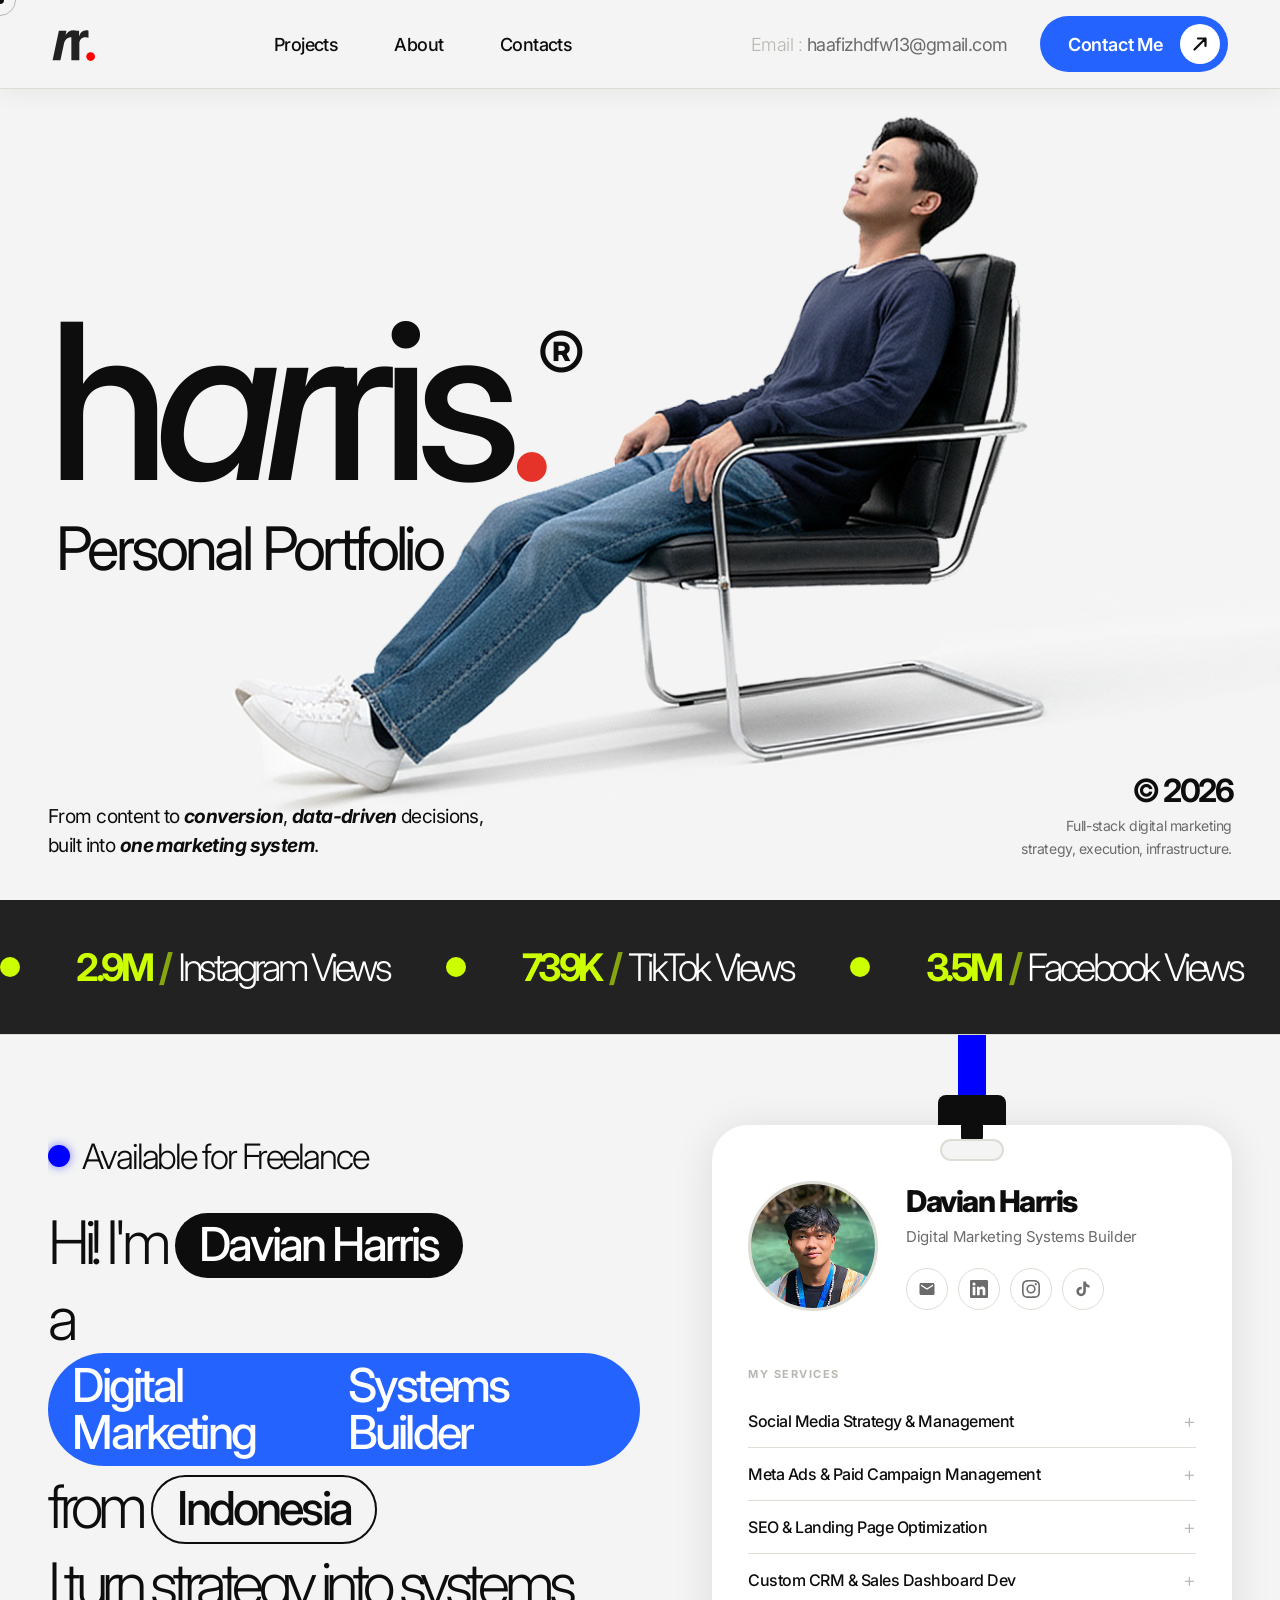
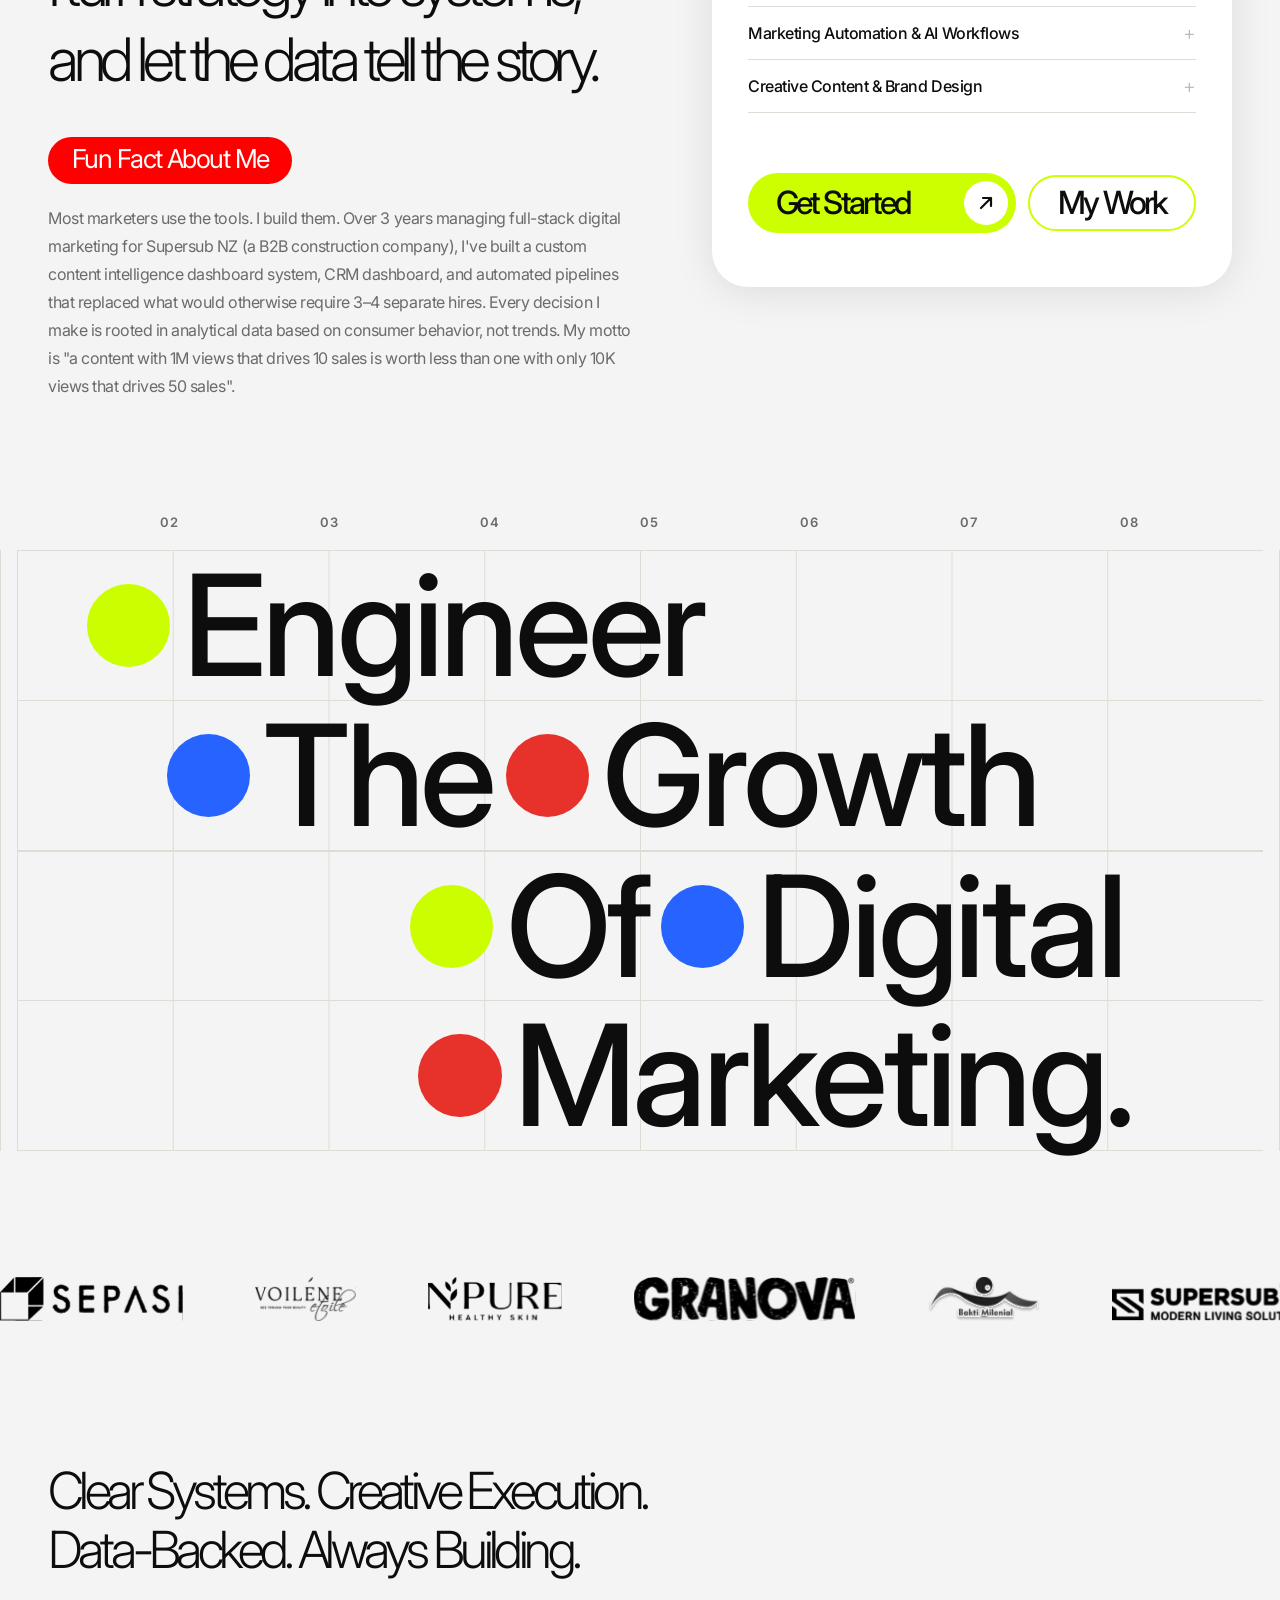
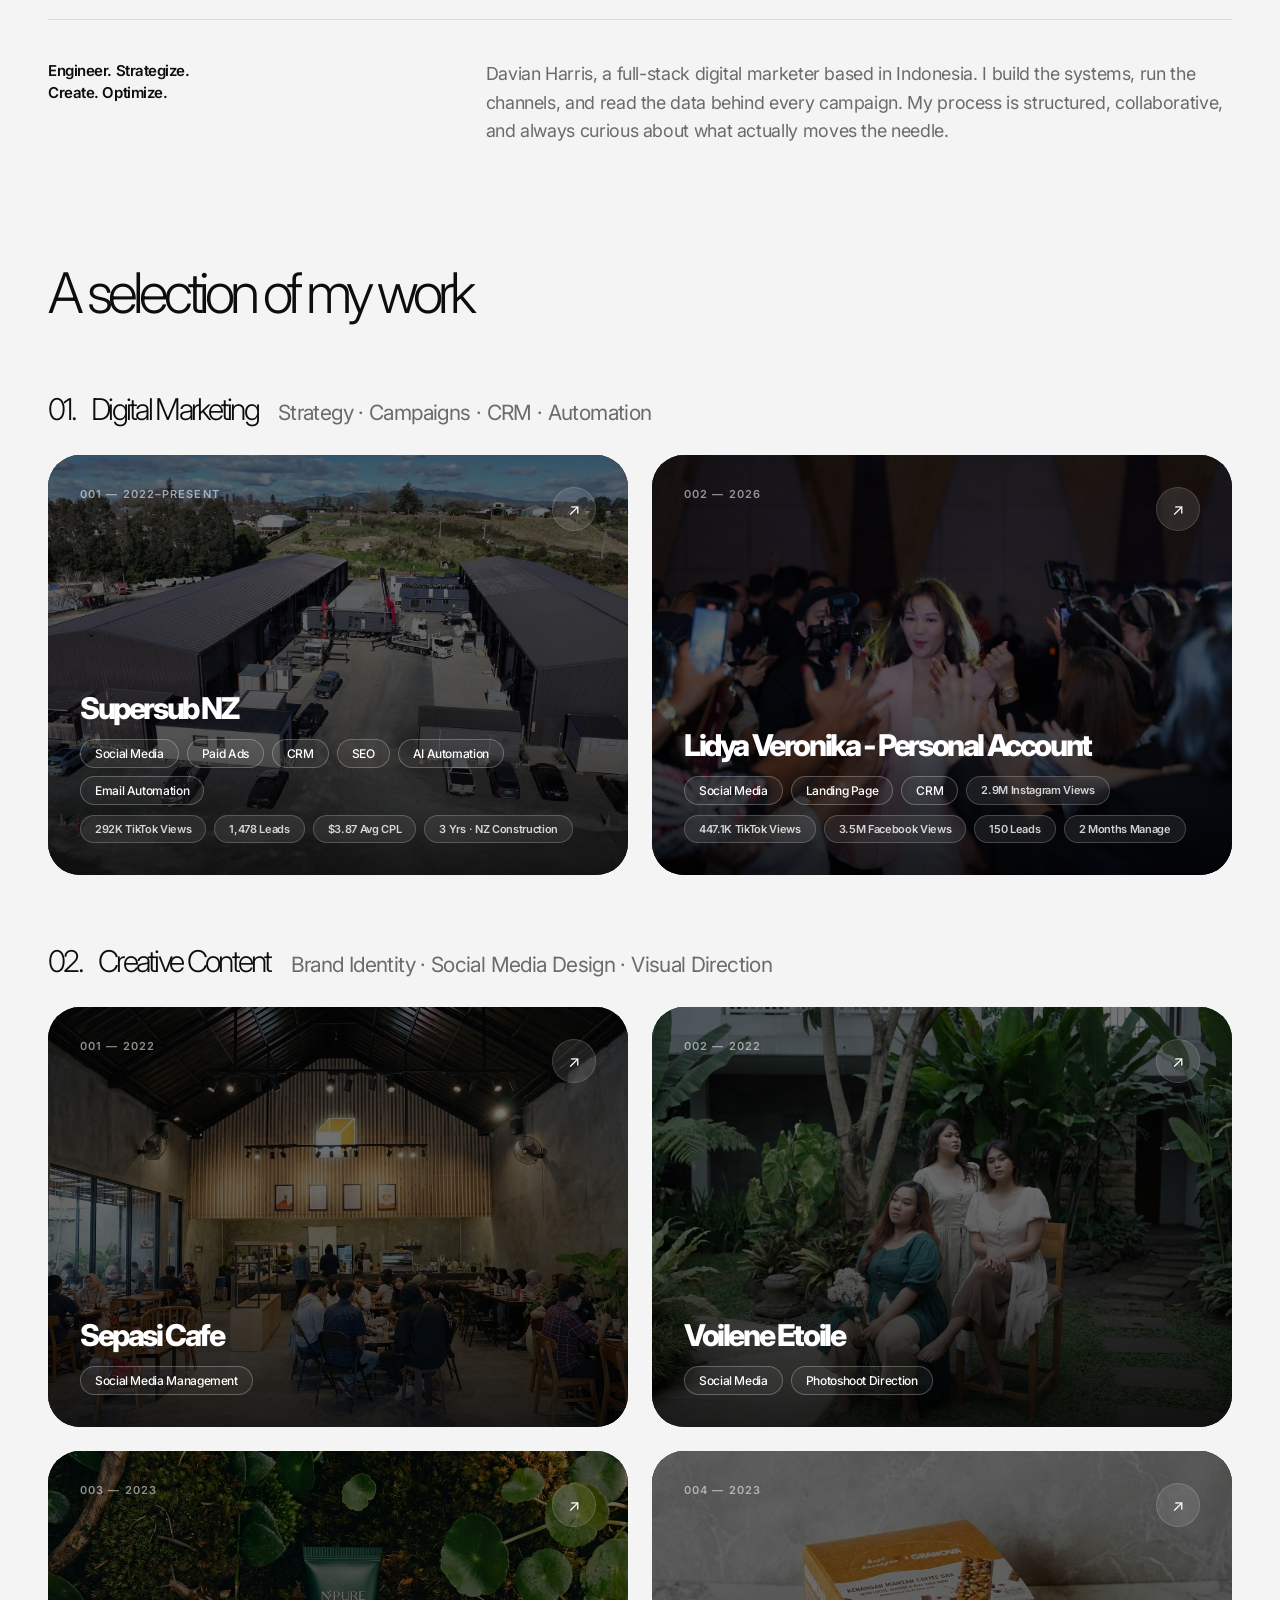
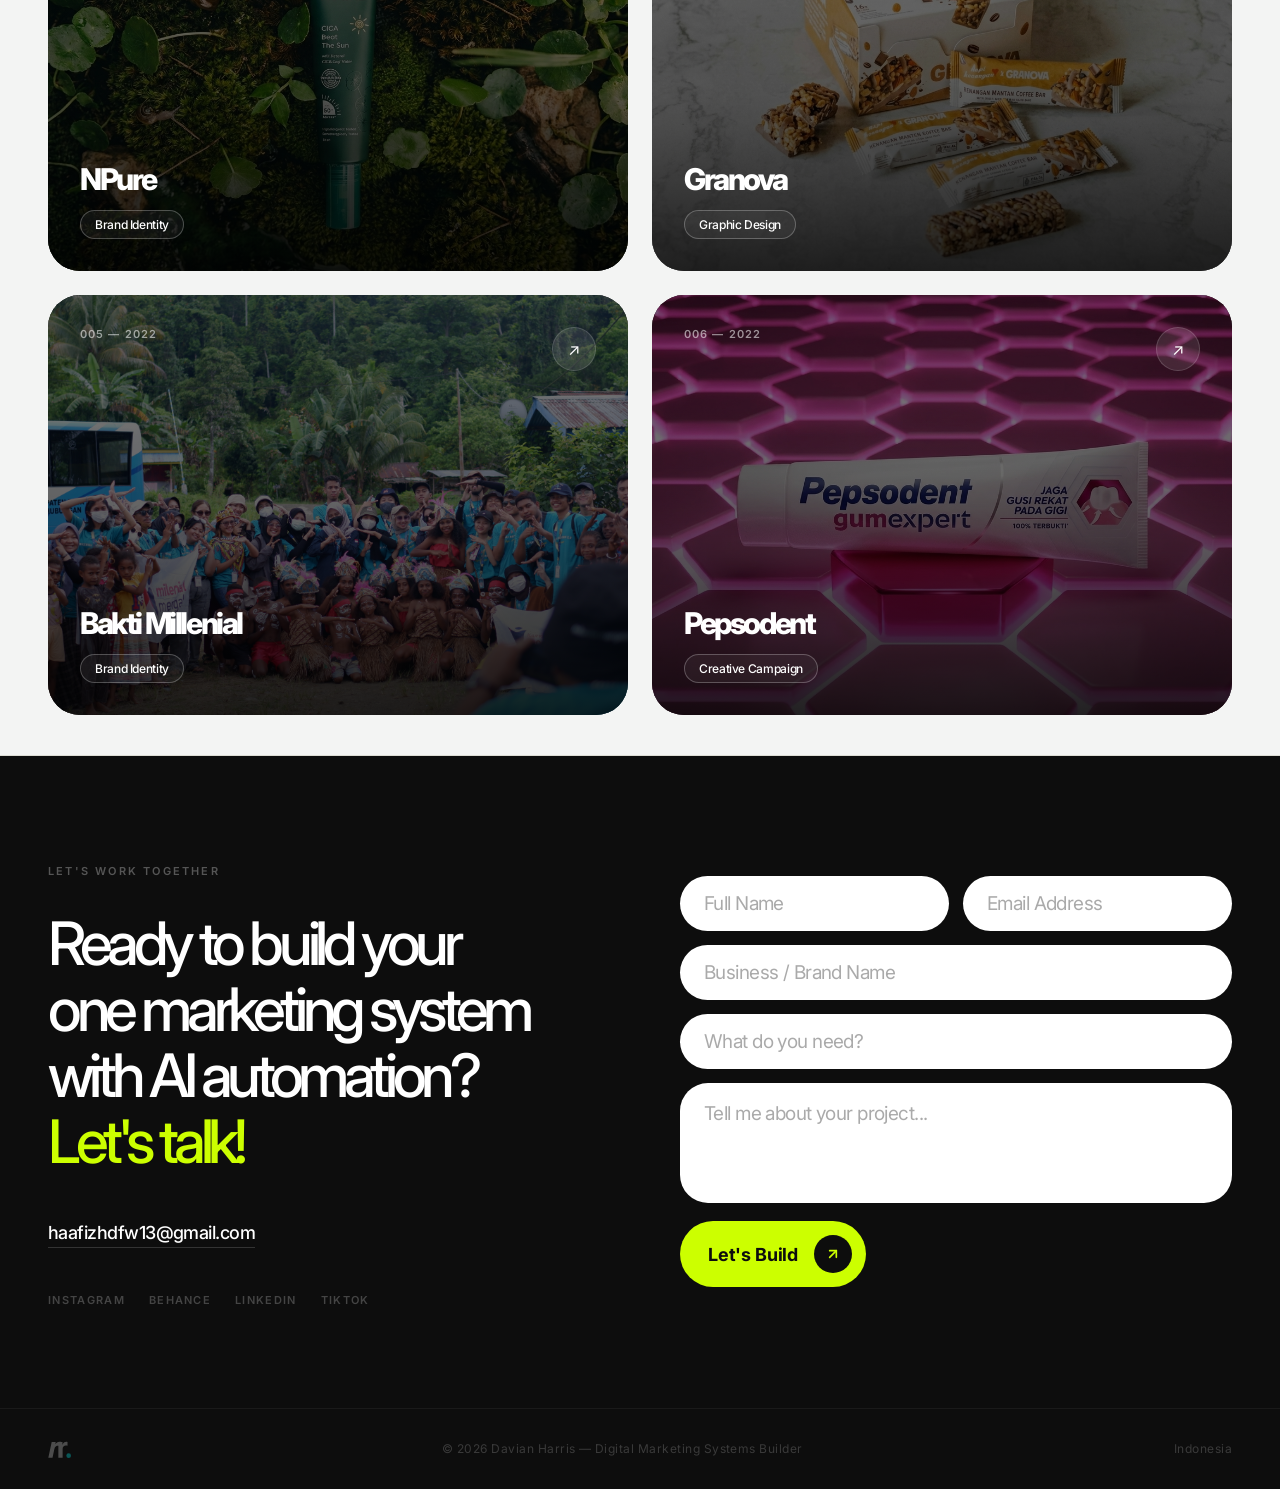
<file: index.html>
<!DOCTYPE html>
<html lang="en">
<head>
  <meta charset="UTF-8" />
  <meta name="viewport" content="width=device-width, initial-scale=1.0" />
  <title>Davian Harris — Digital Marketing Systems Builder</title>
  <link rel="preconnect" href="https://fonts.googleapis.com" />
  <link rel="preconnect" href="https://fonts.gstatic.com" crossorigin />
  <link href="https://fonts.googleapis.com/css2?family=Inter:wght@300;400;500;600;700;800;900&display=swap" rel="stylesheet" />
  <style>

    /* ─────────────────────────────────────────────
       RESET
    ───────────────────────────────────────────── */
    *, *::before, *::after { box-sizing: border-box; margin: 0; padding: 0; }

    :root {
      --bg:      #f3f4f3;
      --black:   #0d0d0d;
      --gray:    #6b6b6b;
      --lgray:   #b8b8b2;
      --red:     #e63329;
      --blue:    #2563ff;
      --white:   #ffffff;
      --line:    #ddddd5;

      /* Inter with -8% letter spacing = -0.08em */
      --ls-tight: -0.08em;
      --ls-normal: -0.03em;
    }

    html { scroll-behavior: smooth; }

    body {
      font-family: 'Inter', -apple-system, BlinkMacSystemFont, sans-serif;
      background: var(--bg);
      color: var(--black);
      -webkit-font-smoothing: antialiased;
      cursor: none;
    }

    /* ─────────────────────────────────────────────
       CUSTOM CURSOR
    ───────────────────────────────────────────── */
    .cur-dot {
      position: fixed; pointer-events: none; z-index: 9999;
      width: 8px; height: 8px; border-radius: 50%;
      background: var(--black);
      transform: translate(-50%, -50%);
    }
    .cur-ring {
      position: fixed; pointer-events: none; z-index: 9998;
      width: 32px; height: 32px; border-radius: 50%;
      border: 1.5px solid rgba(0,0,0,.25);
      transform: translate(-50%, -50%);
      transition: transform .5s ease, width .25s, height .25s;
    }

    /* ─────────────────────────────────────────────
       NAV  — matches reference exactly
    ───────────────────────────────────────────── */
    nav {
      position: fixed; top: 0; left: 0; right: 0; z-index: 200;
      height: 88px;
      display: flex; align-items: center;
      padding: 0 52px;
      background: var(--bg);
      /* Shadow divider between nav and hero */
      box-shadow: 0 1px 0 var(--line), 0 4px 24px rgba(0,0,0,0.06);
    }

    /* Logo — SVG image */
    .nav-logo {
      display: flex; align-items: center;
      margin-right: auto;
      text-decoration: none;
      flex-shrink: 0;
    }
    .nav-logo img {
      height: 60px;
      width: auto;
      display: block;
    }

    /* Center links — flex, naturally centered between logo and right */
    .nav-center {
      flex: 1;
      display: flex; justify-content: center; gap: 56px; list-style: none;
    }
    .nav-center a {
      font-size: 18px; font-weight: 500;
      letter-spacing: var(--ls-normal);
      color: var(--black); text-decoration: none;
      transition: opacity .2s;
    }
    .nav-center a:hover { opacity: .45; }

    /* Right side */
    .nav-right {
      display: flex; align-items: center; gap: 32px;
      flex-shrink: 0;
    }
    .nav-email {
      font-size: 18px; font-weight: 400;
      color: var(--gray);
      text-decoration: none;
      letter-spacing: var(--ls-normal);
    }
    .nav-email span { color: var(--lgray); font-weight: 300; }

    /* Contact Me button — solid blue pill with white circle arrow */
    .nav-btn {
      display: inline-flex; align-items: center;
      gap: 0;
      padding: 8px 8px 8px 28px;
      background: var(--blue);
      color: var(--white);
      font-size: 18px; font-weight: 600;
      letter-spacing: -0.01em;
      text-decoration: none;
      border-radius: 100px;
      transition: background .2s, transform .15s;
      white-space: nowrap;
    }
    .nav-btn:hover { background: #1a4de0; transform: scale(1.03); }

    /* White circle with dark arrow inside */
    .nav-btn-icon {
      display: flex; align-items: center; justify-content: center;
      width: 40px; height: 40px;
      background: var(--white);
      border-radius: 50%;
      margin-left: 16px;
      flex-shrink: 0;
      transition: transform .2s;
    }
    .nav-btn:hover .nav-btn-icon { transform: rotate(45deg); }
    .nav-btn-icon svg {
      width: 18px; height: 18px;
      color: var(--black);
    }

    /* ─────────────────────────────────────────────
       HERO  — light bg, matches reference layout
    ───────────────────────────────────────────── */
    #hero {
      min-height: 100vh;
      padding-top: 88px; /* nav height */
      position: relative;
      overflow: hidden;
      display: grid;
      /* no explicit columns — name is absolute, photo is absolute */
    }

    /* Big name block — left-anchored */
    .hero-name-block {
      position: absolute;
      top: 50%;
      left: 48px;
      transform: translateY(-52%);
      z-index: 2;
    }

    .hero-name {
      font-size: clamp(120px, 17vw, 290px);
      font-weight: 500;
      letter-spacing: -0.07em;
      line-height: 0.88;
      color: var(--black);
      white-space: nowrap;
      display: inline;
    }

    /* "ar" in harris — medium italic */
    .hero-ar {
      font-style: italic;
    }

    /* "." as inline red character, same font as name */
    .hero-period-text {
      color: var(--red);
    }

    /* ® badge — top-aligned, nudged down and left */
    .hero-reg {
      font-size: 0.34em;
      font-weight: 400;
      color: var(--black);
      letter-spacing: 0;
      vertical-align: top;
      position: relative;
      top: 0.28em;
      margin-left: -0.05em;
    }

    .hero-name-wrap {
      position: relative;
      display: block;
      width: fit-content;
    }

    /* "Personal Portfolio" below name */
    .hero-subtitle {
      margin-top: 16px;
      margin-left: 8px;
      padding-left: 0;
      font-size: 60px;
      font-weight: 400;
      color: var(--black);
      letter-spacing: -0.06em;
    }

    /* Chair photo — right side, tall */
    .hero-photo {
      position: absolute;
      right: 0;
      bottom: 0;
      height: 92vh;
      width: auto;
      z-index: 3;
      pointer-events: none;
      user-select: none;
      /* The PNG should have transparent background.
         If using JPEG with black bg, add: mix-blend-mode: multiply */
    }

    /* Bottom-left tagline */
    .hero-tagline {
      position: absolute;
      bottom: 40px; left: 48px;
      z-index: 4;
      font-size: clamp(16px, 1.5vw, 22px);
      font-weight: 400;
      color: var(--black);
      line-height: 1.5;
      letter-spacing: var(--ls-normal);
      max-width: 640px;
    }
    .hero-tagline em {
      font-style: italic;
      font-weight: 700;
    }
    .br-mobile { display: none; }
    .hide-mobile { display: inline; }
    .br-desktop { display: inline; }

    /* Bottom-right copyright block */
    .hero-copyright {
      position: absolute;
      bottom: 40px; right: 48px;
      z-index: 4;
      text-align: right;
    }
    .hero-year {
      font-size: clamp(22px, 2.5vw, 36px);
      font-weight: 700;
      letter-spacing: var(--ls-tight);
      color: var(--black);
      line-height: 1;
      margin-bottom: 8px;
    }
    .hero-year-desc {
      font-size: 14px;
      color: var(--gray);
      line-height: 1.6;
      max-width: 220px;
      font-weight: 400;
      letter-spacing: var(--ls-normal);
    }

    /* ─────────────────────────────────────────────
       STATS BAR  — dark marquee strip
    ───────────────────────────────────────────── */
    .stats-bar {
      background: #222222;
      overflow: hidden;
      padding: 44px 0;
    }
    .stats-inner {
      display: flex;
      align-items: center;
      gap: 56px;
      width: max-content;
      animation: marquee 28s linear infinite;
    }
    .stats-inner:hover { animation-play-state: paused; }
    .stat-bullet {
      width: 20px; height: 20px;
      border-radius: 50%;
      background: #CCFF00;
      flex-shrink: 0;
    }
    .stat-item {
      display: flex;
      align-items: baseline;
      gap: 8px;
      font-family: 'Inter', sans-serif;
      font-weight: 300;
      font-size: 38px;
      letter-spacing: -0.09em;
      white-space: nowrap;
    }
    .stat-n {
      font-weight: 700;
      font-size: 38px;
      color: #CCFF00;
    }
    .stat-slash {
      font-weight: 700;
      color: rgba(204,255,0,0.6);
    }
    .stat-l {
      color: #ffffff;
      font-weight: 300;
      letter-spacing: -0.09em;
      text-transform: none;
      font-size: 38px;
    }

    /* ─────────────────────────────────────────────
       GRID SHOWCASE — big staggered headline. The "01 02 03…" label
       bar sticks to the top (desktop only) while the giant words
       scroll past underneath it — a plain scroll effect, no JS.
    ───────────────────────────────────────────── */
    .grid-showcase {
      position: relative;
      height: auto;
      padding: 24px 0 110px;
      background: var(--bg);
      overflow-x: hidden;
    }
    .gs-sticky {
      position: static;
      height: auto;
      overflow: visible;
      display: block;
    }
    .gs-labels {
      display: grid;
      grid-template-columns: repeat(8, 1fr);
      padding: 10px 0;
      margin-bottom: 10px;
      background: var(--bg);
    }
    .gs-labels span {
      font-size: 13px; font-weight: 600;
      letter-spacing: .05em; color: var(--gray);
    }
    .gs-labels span:first-child { visibility: hidden; }

    .gs-viewport {
      position: static;
      overflow: visible;
      height: auto;
    }
    .gs-pan {
      position: static;
      width: 100%;
      transform: none;
    }
    .gs-grid {
      margin: 0;
      padding: 0 16px;
      border-left: 1px solid var(--line);
      border-right: 1px solid var(--line);
    }
    .gs-scene-a { border-top: 1px solid var(--line); }
    .gs-scene-b { border-top: 1px solid var(--line); }
    .gs-row {
      position: relative;
      display: flex;
      align-items: center;
      border-bottom: 1px solid var(--line);
      background-image: linear-gradient(to right, var(--line) 1px, transparent 1px);
      background-size: 12.5% 100%;
      background-repeat: repeat-x;
      min-height: clamp(90px, 11.5vw, 205px);
    }
    .gs-row-track {
      display: flex;
      align-items: center;
      gap: clamp(6px, 1vw, 16px);
      width: max-content;
      min-width: 100%;
      will-change: transform;
    }
    .gs-row-2 .gs-row-track { padding-left: 16vw; }
    .gs-row-3 .gs-row-track { padding-left: 26vw; }
    .gs-row-4 .gs-row-track { padding-left: 38vw; }
    .gs-word {
      font-size: clamp(64px, 11vw, 190px);
      font-weight: 500;
      letter-spacing: -0.03em;
      line-height: 1;
      color: var(--black);
      white-space: nowrap;
      z-index: 2;
      padding: 4px 0;
    }
    .gs-dot {
      flex: 0 0 auto;
      align-self: center;
      width: clamp(48px, 6.5vw, 120px);
      height: clamp(48px, 6.5vw, 120px);
      border-radius: 50%;
      z-index: 2;
    }

    /* ─────────────────────────────────────────────
       ABOUT
    ───────────────────────────────────────────── */
    #about {
      padding: 100px 48px 40px;
      display: grid;
      grid-template-columns: 1fr 520px;
      gap: 72px;
      align-items: start;
      border-top: 1px solid var(--line);
    }

    .about-left { min-width: 0; overflow: hidden; }

    .about-eyebrow { display: none; }

    /* Available — dot + text only, no border */
    .available-tag {
      display: inline-flex; align-items: center; gap: 12px;
      font-size: 35px; font-weight: 300;
      letter-spacing: -0.06em;
      color: var(--black); margin-bottom: 28px;
    }
    .available-tag::before {
      content: ''; width: 22px; height: 22px; border-radius: 50%;
      flex-shrink: 0;
      background: #0000FF; box-shadow: 0 0 10px rgba(0,0,255,0.5);
      animation: blink-dot 1.4s ease-in-out infinite;
    }
    @keyframes blink-dot {
      0%, 100% { opacity: 1; box-shadow: 0 0 10px rgba(0,0,255,0.5); }
      50% { opacity: 0.25; box-shadow: 0 0 4px rgba(0,0,255,0.2); }
    }

    /* Big intro heading */
    .about-hi {
      font-size: 60px;
      font-weight: 300;
      letter-spacing: -0.09em;
      line-height: 1.25;
      color: var(--black);
      margin-bottom: 40px;
    }

    /* Inline pill base */
    .pill {
      display: inline-flex;
      align-items: center;
      border-radius: 100px;
      font-size: 0.78em;
      font-weight: 500;
      letter-spacing: -0.06em;
      line-height: 1;
      padding: 0.18em 0.52em 0.22em;
      vertical-align: middle;
      position: relative;
      top: -0.06em;
    }
    .pill-name  { background: var(--black); color: var(--white); }
    .pill-role  { background: var(--blue);  color: var(--white); }
    .pill-loc   { background: transparent; color: var(--black); border: 2.5px solid var(--black); }

    .fun-fact-label {
      display: inline-block;
      font-family: 'Inter', sans-serif;
      font-size: 26px;
      font-weight: 400;
      letter-spacing: -0.06em;
      color: var(--white);
      background: #FF0000;
      border-radius: 100px;
      padding: 6px 24px 10px;
      margin-bottom: 20px;
      line-height: 1.2;
    }

    .about-bio {
      font-size: 16px; font-weight: 400;
      color: var(--gray); line-height: 1.75;
      letter-spacing: var(--ls-normal);
      margin-bottom: 40px;
    }

    .services-label {
      font-size: 11px; font-weight: 600;
      letter-spacing: 0.18em; text-transform: uppercase;
      color: var(--lgray); margin-bottom: 12px;
    }
    .services-list { list-style: none; }
    .services-list li {
      padding: 14px 0;
      border-bottom: 1px solid var(--line);
      font-size: 15px; font-weight: 500;
      letter-spacing: -0.02em;
      color: var(--black);
      display: flex; align-items: center; justify-content: space-between;
      transition: padding-left .2s;
      cursor: default;
    }
    .services-list li:hover { padding-left: 10px; }
    .services-list li::after { content: '→'; color: var(--lgray); }

    /* ── Lanyard wrapper (sticky container) ── */
    .about-card-outer {
      position: sticky;
      top: 60px;
      display: flex;
      flex-direction: column;
      align-items: center;
      margin-top: -100px; /* pull up flush to stats bar */
    }
    .lanyard-strap {
      width: 28px;
      height: 60px;
      background: #0000FF;
      border-radius: 0; /* flat top, connects straight to stats bar */
      flex-shrink: 0;
    }
    .lanyard-clip {
      width: 68px;
      height: 30px;
      background: var(--black);
      border-radius: 8px 8px 0 0;
      flex-shrink: 0;
      position: relative;
      z-index: 2;
    }
    .lanyard-clip::after {
      content: '';
      position: absolute;
      bottom: -18px;
      left: 50%;
      transform: translateX(-50%);
      width: 22px;
      height: 22px;
      background: var(--black);
      border-radius: 0 0 6px 6px;
    }
    /* Card hole at top */
    .card-hole {
      position: absolute;
      top: 14px;
      left: 50%;
      transform: translateX(-50%);
      width: 64px;
      height: 22px;
      background: var(--bg);
      border-radius: 100px;
      border: 2px solid var(--line);
      z-index: 10;
    }
    /* ── Right: Profile Card ── */
    .about-card {
      background: var(--white);
      border-radius: 36px;
      box-shadow: 0 4px 40px rgba(0,0,0,0.10);
      position: relative;
      width: 100%;
    }
    /* Card header: circular photo left + info right */
    .about-card-header {
      display: flex; align-items: center; gap: 28px;
      padding: 56px 36px 30px;
    }
    .about-card-photo {
      width: 130px; height: 130px;
      border-radius: 50%;
      object-fit: cover;
      object-position: top center;
      display: block;
      flex-shrink: 0;
      border: 3px solid var(--line);
    }
    .about-card-info {
      display: flex; flex-direction: column; gap: 6px;
      min-width: 0;
    }
    .about-card-body {
      padding: 26px 36px 32px;
    }
    .about-card-name {
      font-size: 30px; font-weight: 800;
      letter-spacing: -0.05em; color: var(--black);
      margin-bottom: 2px;
    }
    .about-card-role {
      font-size: 15px; font-weight: 400;
      letter-spacing: -0.02em;
      color: var(--gray); margin-bottom: 16px;
    }
    /* Social icons row */
    .about-card-socials {
      display: flex; gap: 10px;
      flex-wrap: wrap;
    }
    .about-card-socials a {
      width: 42px; height: 42px; border-radius: 50%;
      border: 1.5px solid var(--line);
      display: flex; align-items: center; justify-content: center;
      color: var(--gray); text-decoration: none;
      transition: background 0.2s, border-color 0.2s, color 0.2s;
      flex-shrink: 0;
    }
    .about-card-socials a:hover {
      background: var(--black); border-color: var(--black); color: var(--white);
    }
    .about-card-socials svg { width: 18px; height: 18px; fill: currentColor; }
    /* Services in card */
    .about-card-services-label {
      font-size: 11px; font-weight: 700;
      letter-spacing: 0.14em; text-transform: uppercase;
      color: var(--lgray); margin-bottom: 14px;
    }
    .about-card-services-list {
      list-style: none; display: flex; flex-direction: column; gap: 0;
    }
    .about-card-services-list li {
      font-size: 16px; font-weight: 500; color: var(--black);
      letter-spacing: -0.03em;
      display: flex; flex-direction: column;
      padding: 0;
      border-bottom: 1px solid var(--line);
      cursor: pointer;
      overflow: hidden;
    }
    .about-card-services-list li .svc-row {
      display: flex; align-items: center; justify-content: space-between;
      padding: 14px 0;
      transition: padding-left 0.2s;
    }
    .about-card-services-list li:hover .svc-row { padding-left: 8px; }
    .about-card-services-list li .svc-row::after {
      content: '+'; color: var(--lgray);
      font-size: 20px; font-weight: 300;
      flex-shrink: 0;
      transition: transform 0.25s;
    }
    .about-card-services-list li.open .svc-row::after {
      transform: rotate(45deg);
    }
    /* Tool chips panel */
    .svc-tools {
      display: flex; flex-wrap: wrap; gap: 6px;
      max-height: 0; overflow: hidden;
      transition: max-height 0.35s ease, padding-bottom 0.35s ease;
      padding-bottom: 0;
    }
    .about-card-services-list li.open .svc-tools {
      max-height: 200px;
      padding-bottom: 14px;
    }
    .tool-chip {
      display: inline-flex; align-items: center;
      background: var(--white);
      border: 1.5px solid var(--black);
      border-radius: 100px;
      font-size: 13px; font-weight: 500;
      letter-spacing: -0.02em;
      color: var(--black);
      padding: 6px 16px;
      white-space: nowrap;
    }

    /* ── Card footer: CTA + location ── */
    .about-card-footer {
      padding: 28px 36px 32px;
    }
    .card-cta-row {
      display: flex; gap: 12px; margin-bottom: 22px;
      align-items: center;
    }
    .btn-getstarted {
      display: inline-flex; align-items: center; justify-content: space-between;
      background: #CCFF00;
      border-radius: 100px;
      padding: 8px 8px 8px 28px;
      font-size: 32px; font-weight: 500;
      letter-spacing: -0.09em;
      line-height: 1;
      color: var(--black);
      text-decoration: none;
      flex: 1;
      gap: 12px;
      transition: background .2s, transform .15s;
    }
    .btn-getstarted:hover { background: #b8e600; transform: scale(1.03); }
    .btn-getstarted:hover .btn-getstarted-icon { transform: rotate(45deg); }
    .btn-getstarted-icon {
      transition: transform .2s;
      width: 44px; height: 44px; flex-shrink: 0;
      background: var(--white);
      border-radius: 50%;
      display: flex; align-items: center; justify-content: center;
    }
    .btn-getstarted-icon svg { width: 24px; height: 24px; }
    .btn-mywork {
      display: inline-flex; align-items: center; justify-content: center;
      border: 2.5px solid #CCFF00;
      border-radius: 100px;
      padding: 0 28px;
      height: 56px;
      font-size: 32px; font-weight: 500;
      letter-spacing: -0.09em;
      line-height: 1;
      color: var(--black);
      text-decoration: none;
      white-space: nowrap;
      transition: background .2s, transform .15s;
    }
    .btn-mywork:hover { background: #CCFF00; transform: scale(1.03); }
    .card-location {
      display: flex; align-items: center; gap: 12px;
      font-size: 22px; font-weight: 400;
      letter-spacing: -0.09em;
      line-height: 1;
      color: var(--black);
    }
    .card-location strong { font-weight: 700; }
    .card-location svg { width: 26px; height: 26px; flex-shrink: 0; opacity: 0.5; }

    /* ─────────────────────────────────────────────
       LOGOS MARQUEE
    ───────────────────────────────────────────── */
    #logos {
      padding: 16px 0 40px;
      background: transparent;
      overflow: hidden;
    }
    .logos-track { overflow: hidden; }
    .logos-inner {
      display: flex; align-items: center;
      gap: 72px;
      animation: marquee 40s linear infinite;
      width: max-content;
    }
    .logos-inner:hover { animation-play-state: paused; }
    @keyframes marquee {
      0%   { transform: translateX(0); }
      100% { transform: translateX(-50%); }
    }
    .logo-img {
      height: 44px; width: auto;
      opacity: 1; filter: grayscale(1);
      transition: opacity .3s, filter .3s;
      flex-shrink: 0;
    }
    .logo-img:hover { opacity: 1; filter: none; }

    /* ─────────────────────────────────────────────
       PROJECTS
    ───────────────────────────────────────────── */
    #projects { padding: 100px 0 0; }

    .projects-statement {
      padding: 0 48px;
      margin-bottom: 90px;
    }
    .statement-headline {
      font-size: clamp(30px, 4vw, 52px);
      font-weight: 300;
      letter-spacing: -0.09em;
      line-height: 1.15;
      color: var(--black);
      margin: 0 0 40px;
      padding-bottom: 40px;
      border-bottom: 1px solid var(--line);
    }
    .statement-row {
      display: flex;
      gap: 64px;
    }
    .statement-label {
      flex: 0 0 auto;
      width: 220px;
      font-size: 15px;
      font-weight: 600;
      letter-spacing: var(--ls-normal);
      line-height: 1.5;
      color: var(--black);
    }
    .statement-body {
      flex: 1 1 auto;
      max-width: none;
      margin-left: 12vw;
    }
    .statement-body p {
      font-size: clamp(16px, 1.4vw, 19px);
      line-height: 1.6;
      letter-spacing: -0.02em;
      color: var(--gray);
      margin: 0 0 28px;
    }
    .statement-link.projects-all-link { color: var(--black); }

    .projects-head {
      padding: 0 48px;
      display: flex;
      flex-direction: column;
      gap: 24px;
      margin-bottom: 40px;
    }
    .projects-title {
      font-size: clamp(36px, 4.5vw, 56px);
      font-weight: 300;
      letter-spacing: -0.09em;
      line-height: 1.05;
      color: var(--black);
    }
    .projects-title .proj-dot {
      color: #FF0000;
    }
    .projects-meta-row {
      display: flex;
      align-items: center;
      justify-content: space-between;
      flex-wrap: wrap;
      gap: 16px;
      padding-top: 20px;
      border-top: 1px solid var(--line);
    }
    .projects-all-link {
      display: inline-flex;
      align-items: center;
      gap: 10px;
      font-size: 15px;
      font-weight: 600;
      letter-spacing: var(--ls-normal);
      color: var(--black);
      text-decoration: none;
    }
    .link-arrow-circle {
      width: 30px; height: 30px;
      border-radius: 50%;
      border: 1px solid var(--line);
      display: flex; align-items: center; justify-content: center;
      font-size: 14px;
      transition: all .25s;
      flex-shrink: 0;
    }
    .projects-all-link:hover .link-arrow-circle {
      background: var(--black); color: var(--white); border-color: var(--black);
    }
    .projects-focus {
      display: flex; align-items: center; gap: 18px; flex-wrap: wrap;
    }
    .focus-label {
      font-size: 14px; font-weight: 600; color: var(--black);
      letter-spacing: var(--ls-normal);
    }
    .focus-tag {
      font-size: 14px; color: var(--gray); font-weight: 400;
      letter-spacing: var(--ls-normal);
    }
    .focus-tag sup {
      font-size: 10px; margin-left: 2px; color: var(--lgray);
    }
    .projects-filmstrip {
      display: flex;
      padding-left: 48px;
      margin-bottom: 64px;
      overflow: hidden;
    }
    .filmstrip-img {
      flex: 0 0 auto;
      width: clamp(140px, 14vw, 220px);
      height: clamp(180px, 18vw, 280px);
      background-size: cover;
      background-position: center;
      background-color: #e5e5e0;
      clip-path: polygon(15% 0, 100% 0, 85% 100%, 0 100%);
      margin-right: -20px;
    }


    /* ─────────────────────────────────────────────
       PROJECT GRID (card layout, ala Lumora)
    ───────────────────────────────────────────── */
    .project-grid {
      display: grid;
      grid-template-columns: repeat(2, 1fr);
      gap: 24px;
      padding: 0 48px 40px;
    }
    .proj-card {
      position: relative;
      overflow: hidden;
      border-radius: 32px;
      min-height: 420px;
      display: flex;
      flex-direction: column;
      justify-content: space-between;
      padding: 32px;
      background: #0d0d0d;
      text-decoration: none;
      transition: transform .45s cubic-bezier(.22,1,.36,1);
    }
    .proj-card:hover { transform: translateY(-8px); }
    .proj-card-bg {
      position: absolute; inset: 0;
      background-size: cover; background-position: center;
      filter: brightness(.45);
      transition: filter .5s, transform .6s;
    }
    .proj-card:hover .proj-card-bg { filter: brightness(.55); transform: scale(1.04); }
    .proj-card-overlay {
      position: absolute; inset: 0;
      background: linear-gradient(to top, rgba(0,0,0,.7), rgba(0,0,0,.15) 45%, transparent 75%);
    }
    .proj-card-top {
      position: relative; z-index: 2;
      display: flex; align-items: flex-start; justify-content: space-between;
      gap: 12px;
    }
    .proj-card-meta {
      font-size: 11px; font-weight: 600; text-transform: uppercase;
      letter-spacing: .1em; color: rgba(255,255,255,.55);
    }
    .proj-card-badge {
      width: 44px; height: 44px; border-radius: 50%; flex-shrink: 0;
      display: flex; align-items: center; justify-content: center;
      background: rgba(255,255,255,.1); border: 1px solid rgba(255,255,255,.15);
      color: #fff; font-size: 16px;
      transition: all .25s;
    }
    .proj-card:hover .proj-card-badge {
      background: #CCFF00; color: #0d0d0d; border-color: #CCFF00;
      transform: rotate(45deg);
    }
    .proj-card-bottom { position: relative; z-index: 2; }
    .proj-card-name {
      font-size: 30px; font-weight: 800; letter-spacing: var(--ls-tight);
      color: #fff; margin-bottom: 14px; line-height: 1.05;
    }
    .proj-card-tags { display: flex; flex-wrap: wrap; gap: 8px; }
    .proj-card-tag {
      display: inline-flex; align-items: center;
      border: 1px solid rgba(255,255,255,.25); color: #fff;
      border-radius: 100px; padding: 6px 14px;
      font-size: 12px; font-weight: 500; letter-spacing: var(--ls-normal);
      background: rgba(255,255,255,.05);
    }

    /* Featured card (Supersub) — spans full grid width */
    .proj-card-featured {
      grid-column: 1 / -1;
      min-height: 480px;
    }
    .proj-card-head {
      position: relative; z-index: 2;
      display: flex; flex-direction: column; gap: 18px;
    }
    .proj-card-metrics {
      display: flex; flex-wrap: wrap; gap: 8px;
      justify-content: flex-start;
      margin-top: 10px;
    }
    .proj-card-tagline {
      font-size: 14px; color: rgba(255,255,255,.55);
      margin: -6px 0 16px; max-width: 480px; line-height: 1.5;
    }

    /* ─────────────────────────────────────────────
       PROJECT CATEGORY LABELS
    ───────────────────────────────────────────── */
    .proj-category-label {
      padding: 28px 48px;
      display: flex; align-items: baseline; gap: 16px;
      background: var(--bg);
    }
    .cat-num {
      font-size: 30px; font-weight: 300;
      letter-spacing: -0.09em; color: var(--black);
    }
    .cat-name {
      font-size: 30px; font-weight: 300;
      letter-spacing: -0.09em; color: var(--black);
    }
    .cat-desc {
      font-size: 21px; color: var(--gray);
      letter-spacing: var(--ls-normal); margin-left: 4px;
    }

    /* Metric chips (used in the featured Supersub card) */
    .metric-chip {
      padding: 6px 14px;
      border: 1px solid rgba(255,255,255,.2);
      background: rgba(255,255,255,.08);
      backdrop-filter: blur(8px);
      font-size: 11px; font-weight: 600;
      letter-spacing: var(--ls-normal); color: rgba(255,255,255,.8);
      border-radius: 100px;
    }

    /* ─────────────────────────────────────────────
       CONTACT
    ───────────────────────────────────────────── */
    #contact {
      padding: 100px 48px;
      border-top: 1px solid var(--line);
      background: var(--black); color: var(--white);
      display: grid;
      grid-template-columns: 1fr 1fr;
      gap: 80px;
      align-items: center;
    }

    /* LEFT — headline side */
    .contact-headline-side {
      display: flex; flex-direction: column;
      align-items: flex-start; text-align: left;
      padding-top: 8px;
    }

    .contact-eyebrow {
      font-size: 11px; font-weight: 600; letter-spacing: 0.2em;
      text-transform: uppercase; color: #555;
      margin-bottom: 32px;
    }

    .contact-headline {
      font-family: 'Inter', sans-serif;
      font-size: 60px;
      font-weight: 500;
      letter-spacing: -0.09em;
      line-height: 1.1;
      color: var(--white);
      margin-bottom: 48px;
    }
    .contact-headline .hl-accent { color: #CCFF00; }

    .contact-email {
      display: inline-block;
      font-size: clamp(14px, 1.5vw, 18px);
      font-weight: 500; letter-spacing: var(--ls-normal);
      color: var(--white); text-decoration: none;
      border-bottom: 1px solid #333;
      padding-bottom: 4px; margin-bottom: 40px;
      transition: border-color .2s;
    }
    .contact-email:hover { border-color: var(--white); }

    .socials { display: flex; gap: 24px; list-style: none; flex-wrap: wrap; }
    .socials a {
      font-size: 11px; font-weight: 600; letter-spacing: 0.12em;
      text-transform: uppercase; color: #444;
      text-decoration: none; transition: color .2s;
    }
    .socials a:hover { color: var(--white); }

    /* RIGHT — form side */
    .contact-form-side {}

    .contact-form { display: flex; flex-direction: column; gap: 14px; }

    .contact-form input,
    .contact-form select,
    .contact-form textarea {
      width: 100%;
      background: var(--white);
      border: none;
      border-radius: 100px;
      padding: 16px 24px;
      font-family: 'Inter', sans-serif;
      font-size: 19px;
      font-weight: 400;
      color: var(--black);
      letter-spacing: var(--ls-normal);
      outline: none;
      transition: box-shadow .2s;
      -webkit-appearance: none;
    }
    .contact-form input::placeholder,
    .contact-form textarea::placeholder { color: #aaa; }
    .contact-form input:focus,
    .contact-form select:focus,
    .contact-form textarea:focus { box-shadow: 0 0 0 2px #CCFF00; }

    .contact-form select { color: #aaa; cursor: pointer; }
    .contact-form select.filled { color: var(--black); }
    .contact-form select option { background: #fff; color: var(--black); }

    .contact-form textarea {
      resize: none; height: 120px;
      line-height: 1.6;
      border-radius: 28px;
    }

    .contact-form-row { display: grid; grid-template-columns: 1fr 1fr; gap: 14px; }

    .contact-submit {
      display: inline-flex; align-items: center;
      gap: 0;
      padding: 14px 14px 14px 28px;
      background: #CCFF00;
      color: var(--black);
      font-family: 'Inter', sans-serif;
      font-size: 18px; font-weight: 700;
      letter-spacing: -0.01em;
      border: none; border-radius: 100px;
      cursor: pointer;
      transition: background .2s, transform .15s;
      width: fit-content;
      margin-top: 4px;
      text-decoration: none;
    }
    .contact-submit:hover { background: #d4ff1a; transform: scale(1.03); }
    .contact-submit-icon {
      display: flex; align-items: center; justify-content: center;
      width: 38px; height: 38px;
      background: var(--black);
      border-radius: 50%;
      margin-left: 16px;
      flex-shrink: 0;
      transition: transform .2s;
    }
    .contact-submit:hover .contact-submit-icon { transform: rotate(45deg); }
    .contact-submit-icon svg {
      width: 16px; height: 16px; color: #CCFF00;
    }

    /* ─────────────────────────────────────────────
       FOOTER
    ───────────────────────────────────────────── */
    footer {
      background: var(--black);
      padding: 24px 48px;
      border-top: 1px solid #1a1a1a;
      display: flex; justify-content: space-between; align-items: center;
    }
    footer p { font-size: 12px; color: #3a3a3a; letter-spacing: .04em; }
    .f-logo {
      font-size: 20px; font-weight: 900;
      letter-spacing: var(--ls-tight);
      color: #2a2a2a; text-decoration: none;
      display: flex; align-items: center;
    }
    .f-logo-dot {
      width: 7px; height: 7px; border-radius: 50%;
      background: #2a2a2a; margin-left: 2px;
      display: inline-block;
    }

    /* ─────────────────────────────────────────────
       SCROLL REVEAL
    ───────────────────────────────────────────── */
    .reveal {
      opacity: 0; transform: translateY(28px);
      transition: opacity .75s ease, transform .75s ease;
    }
    .reveal.in { opacity: 1; transform: none; }

    /* ─────────────────────────────────────────────
       RESPONSIVE
    ───────────────────────────────────────────── */
    /* ═══════════════════════════════════════════
       RESPONSIVE — Tablet (max 900px)
    ═══════════════════════════════════════════ */
    @media (max-width: 900px) {
      nav { padding: 0 24px; height: 72px; }
      .nav-center { display: none; }
      .nav-email { display: none; }

      #hero { min-height: 100svh; padding-top: 72px; }
      .hero-name-block { left: 24px; transform: translateY(-55%); }
      .hero-photo { height: 55vh; }
      .hero-tagline { left: 24px; bottom: 90px; font-size: 15px; }
      .hero-copyright { right: 24px; bottom: 90px; }

      #about { grid-template-columns: 1fr; padding: 80px 24px; }
      .about-left { order: 2; }
      .about-card-outer { max-width: 420px; position: static; margin-top: -80px; order: 1; }
      #logos { padding: 40px 0; }
      .logos-label { padding: 0 24px; }
      .projects-statement { padding: 0 24px; margin-bottom: 60px; }
      .statement-row { gap: 36px; }
      .statement-label { width: 160px; }
      .projects-head { padding: 0 24px; gap: 16px; }
      .projects-filmstrip { padding-left: 24px; }
      .project-grid { grid-template-columns: 1fr; padding: 0 24px 60px; gap: 20px; }
      .proj-card { min-height: 360px; padding: 28px; }
      .grid-showcase { height: auto; padding: 60px 0 48px; }
      .gs-sticky { position: static; height: auto; overflow: visible; display: block; top: auto; }
      .gs-viewport { overflow: visible; height: auto !important; }
      .gs-pan { position: static; width: 100%; top: auto; left: auto; transform: none !important; }
      .gs-labels { grid-template-columns: repeat(5, 1fr); padding: 0 24px; }
      .gs-grid { margin: 0 24px; }
      #contact { padding: 80px 24px; }
      footer { padding: 20px 24px; flex-direction: column; gap: 8px; text-align: center; }
    }

    /* ═══════════════════════════════════════════
       MOBILE — iPhone SE (375px) to iPhone 17 Pro Max (430px+)
    ═══════════════════════════════════════════ */
    @media (max-width: 600px) {

      /* ── NAV ── */
      nav {
        padding: 0 20px;
        height: 64px;
      }
      .nav-logo img { height: 44px; }
      .nav-btn {
        font-size: 14px;
        padding: 7px 7px 7px 18px;
      }
      .nav-btn-icon {
        width: 32px; height: 32px;
        margin-left: 10px;
      }
      .nav-btn-icon svg { width: 14px; height: 14px; }

      /* ── CURSOR — hide on touch ── */
      .cur-dot, .cur-ring { display: none; }
      body { cursor: auto; }

      /* ── HERO ── */
      #hero {
        padding-top: 64px;
        min-height: 92svh;
      }
      .hero-name-block {
        left: 20px;
        top: 28%;
        transform: translateY(-50%);
      }
      .hero-name {
        font-size: clamp(72px, 22vw, 110px);
        letter-spacing: -0.07em;
      }
      .hero-subtitle {
        font-size: clamp(28px, 9vw, 44px);
        margin-top: 8px;
        margin-left: 2px;
      }
      .br-mobile { display: block; }
      .hide-mobile { display: none; }
      .br-desktop { display: none; }
      .hero-photo {
        height: 52vh;
        right: -65px;
        bottom: 78px;
      }
      .hero-tagline {
        left: 20px;
        bottom: 20px;
        font-size: 11px;
        max-width: 80vw;
        line-height: 1.4;
      }
      .hero-copyright {
        right: 20px;
        bottom: 20px;
      }
      .hero-year { font-size: 18px; }
      .hero-year-desc { font-size: 10px; max-width: 195px; line-height: 1.4; }

      /* ── STATS BAR ── */
      .stats-bar { padding: 28px 0; }
      .stats-inner { gap: 28px; }
      .stat-item { font-size: 19px; gap: 5px; }
      .stat-n { font-size: 19px; }
      .stat-l { font-size: 19px; }
      .stat-bullet { width: 10px; height: 10px; }

      /* ── ABOUT ── */
      #about {
        grid-template-columns: 1fr;
        padding: 56px 20px 24px;
        gap: 48px;
      }
      .available-tag { font-size: 22px; margin-bottom: 20px; }
      .about-hi {
        font-size: clamp(24px, 7.5vw, 34px);
        letter-spacing: -0.07em;
        margin-bottom: 28px;
      }
      .fun-fact-label {
        font-size: 20px;
        padding: 5px 20px 8px;
        margin-bottom: 16px;
      }
      .about-bio {
        font-size: 16px;
        line-height: 1.7;
      }

      /* Lanyard card */
      .about-card-outer {
        position: static;
        margin-top: -56px;
        width: 100%;
        max-width: 100%;
        align-items: center;
        order: 1;
      }
      .lanyard-strap { width: 22px; height: 40px; }
      .about-card { border-radius: 24px; }
      .about-card-header {
        padding: 44px 24px 20px;
        gap: 16px;
      }
      .about-card-photo { width: 90px; height: 90px; }
      .about-card-name { font-size: 22px; }
      .about-card-role { font-size: 11px; }
      .about-card-socials a { width: 36px; height: 36px; }
      .about-card-body { padding: 16px 24px 24px; }
      .about-card-footer { padding: 20px 24px 28px; }
      .about-card-services-list li { font-size: 14px; padding: 0; }
      .about-card-services-list li .svc-row { padding: 10px 0; }

      .card-cta-row { flex-direction: row; align-items: center; gap: 10px; margin-bottom: 16px; }
      .btn-getstarted { font-size: 15px; padding: 6px 6px 6px 16px; flex: 1 1 0; gap: 8px; }
      .btn-getstarted-icon { width: 28px; height: 28px; }
      .btn-getstarted-icon svg { width: 14px; height: 14px; }
      .btn-mywork { font-size: 15px; padding: 0 14px; height: 40px; flex: 1 1 0; width: auto; white-space: nowrap; }

      /* ── GRID SHOWCASE ── */
      .grid-showcase { padding: 8px 0 24px; }
      .gs-labels { display: none; }
      .gs-grid { margin: 0; position: relative; }
      .gs-grid::before {
        content: '';
        position: absolute;
        inset: 0;
        pointer-events: none;
        z-index: 0;
        background-image: repeating-linear-gradient(
          to right,
          var(--line), var(--line) 1px,
          transparent 1px, transparent 12.5%
        );
      }
      .gs-row { background-image: none; min-height: clamp(48px, 10vw, 72px); z-index: 1; }
      .gs-row-track { width: 100%; min-width: 100%; }
      .gs-word { font-size: clamp(36px, 10.5vw, 58px); }
      .gs-dot { width: clamp(24px, 5.5vw, 38px); height: clamp(24px, 5.5vw, 38px); }
      .gs-row-2 .gs-row-track { padding-left: 10vw; }
      .gs-row-3 .gs-row-track { padding-left: 16vw; }
      .gs-row-4 .gs-row-track { padding-left: 24vw; }

      /* ── LOGOS ── */
      #logos { padding: 32px 0; }
      .logos-label {
        font-size: 11px;
        padding: 0 20px;
        margin-bottom: 20px;
      }
      .logo-img { height: 28px; }
      .logos-inner { gap: 48px; animation-duration: 18s; }

      /* ── PROJECTS ── */
      #projects { padding: 56px 0 0; }
      .projects-statement { padding: 0 20px; margin-bottom: 48px; }
      .statement-headline { margin-bottom: 28px; padding-bottom: 28px; }
      .statement-row { flex-direction: column; gap: 20px; }
      .statement-label { width: auto; }
      .statement-body { margin-left: 0; }
      .projects-head {
        padding: 0 20px;
        gap: 16px;
        margin-bottom: 20px;
      }
      .projects-title {
        font-size: clamp(30px, 9vw, 40px);
        letter-spacing: -0.09em;
      }
      .projects-meta-row { flex-direction: column; align-items: flex-start; gap: 12px; border-top: none; padding-top: 0; }
      .projects-filmstrip { display: none; }

      /* Category labels */
      .proj-category-label {
        padding: 20px 20px;
        gap: 10px;
        flex-wrap: wrap;
      }
      .cat-num { font-size: 26px; }
      .cat-name { font-size: 26px; }
      .cat-desc { font-size: clamp(11px, 3.3vw, 13px); margin-left: 0; width: 100%; white-space: nowrap; }

      /* Project grid cards */
      .project-grid { padding: 0 20px 40px; gap: 16px; }
      .proj-card { min-height: 300px; padding: 22px; border-radius: 24px; }
      .proj-card-name { font-size: 22px; margin-bottom: 10px; }
      .proj-card-meta { font-size: 10px; }
      .proj-card-badge { width: 36px; height: 36px; font-size: 13px; }
      .proj-card-tag { font-size: 11px; padding: 5px 12px; }
      .proj-card-featured { min-height: 400px; }
      .proj-card-metrics { display: none; }
      .proj-card-tagline { font-size: 12px; margin-bottom: 12px; }

      /* ── CONTACT ── */
      #contact {
        grid-template-columns: 1fr;
        padding: 56px 20px;
        gap: 48px;
      }
      .contact-headline-side {
        align-items: flex-start;
        text-align: left;
      }
      .contact-headline {
        font-size: clamp(24px, 7vw, 34px);
        letter-spacing: -0.07em;
        margin-bottom: 28px;
      }
      .contact-eyebrow { margin-bottom: 20px; }
      .contact-email { font-size: 14px; margin-bottom: 28px; }
      .socials { gap: 20px; justify-content: flex-start; }

      .contact-form { gap: 12px; }
      .contact-form-row {
        grid-template-columns: 1fr;
        gap: 12px;
      }
      .contact-form input,
      .contact-form select,
      .contact-form textarea {
        font-size: 16px; /* prevents iOS zoom on focus */
        padding: 14px 20px;
        border-radius: 100px;
      }
      .contact-form textarea {
        border-radius: 20px;
        height: 100px;
      }
      .contact-submit {
        font-size: 16px;
        padding: 12px 12px 12px 24px;
        width: 100%;
        justify-content: space-between;
      }
      .contact-submit-icon { width: 34px; height: 34px; }

      /* ── FOOTER ── */
      footer {
        padding: 20px;
        flex-direction: column;
        gap: 6px;
        text-align: center;
      }
      footer p { font-size: 11px; }
    }

    /* ═══════════════════════════════════════════
       MOBILE XS — iPhone SE (375px and below)
    ═══════════════════════════════════════════ */
    @media (max-width: 390px) {
      .hero-name {
        font-size: clamp(64px, 20vw, 90px);
      }
      .hero-subtitle { font-size: clamp(24px, 8vw, 36px); }
      .hero-photo { height: 46vh; }
      .about-hi { font-size: clamp(30px, 9.5vw, 42px); }
      .projects-title { font-size: clamp(26px, 9vw, 34px); }
      .contact-headline { font-size: clamp(24px, 7.5vw, 32px); }
      .proj-card-featured { min-height: 340px; }
    }
  </style>
</head>
<body>

  <!-- Cursor -->
  <div class="cur-dot" id="curDot"></div>
  <div class="cur-ring" id="curRing"></div>

  <!-- ══════════════ NAV ══════════════ -->
  <nav>
    <a href="#hero" class="nav-logo">
      <img src="logo-portfolio.svg" alt="hd." />
    </a>

    <ul class="nav-center">
      <li><a href="#projects">Projects</a></li>
      <li><a href="#about">About</a></li>
      <li><a href="#contact">Contacts</a></li>
    </ul>

    <div class="nav-right">
      <a href="mailto:haafizhdfw13@gmail.com" class="nav-email">
        <span>Email : </span>haafizhdfw13@gmail.com
      </a>
      <a href="#contact" class="nav-btn">
        Contact Me
        <span class="nav-btn-icon">
          <svg viewBox="0 0 18 18" fill="none" stroke="currentColor" stroke-width="2.2" stroke-linecap="round" stroke-linejoin="round">
            <path d="M3.5 14.5L14.5 3.5M14.5 3.5H7M14.5 3.5V11"/>
          </svg>
        </span>
      </a>
    </div>
  </nav>

  <!-- ══════════════ HERO ══════════════ -->
  <section id="hero">

    <!-- Big name -->
    <div class="hero-name-block">
      <div class="hero-name-wrap">
        <span class="hero-name">h<span class="hero-ar">ar</span>ris<span class="hero-period-text">.</span><span class="hero-reg">®</span></span>
      </div>
      <p class="hero-subtitle">Personal Portfolio</p>
    </div>

    <!-- Chair photo — PNG transparent preferred -->
    <!--
      PUT YOUR FILE HERE:
      Option A (recommended): rename your PNG → "haafizh-chair.png", place in same folder as index.html
      Option B: use the JPEG with black bg (will blend on dark pages)
    -->
    <img
      src="haafizh-chair.png"
      alt="Davian Harris"
      class="hero-photo"
      onerror="this.src='extracted_5_1502x726.jpeg'; this.style.mixBlendMode='screen';"
    />

    <!-- Bottom-left tagline -->
    <div class="hero-tagline">
      From content to<span class="br-mobile"></span> <em>conversion</em>, <em>data-driven</em> decisions,<br />
      built into <em>one marketing system</em>.
    </div>

    <!-- Bottom-right copyright -->
    <div class="hero-copyright">
      <div class="hero-year">© 2026</div>
      <div class="hero-year-desc">
        Full-stack digital marketing<br />
        strategy, execution, infrastructure.
      </div>
    </div>

  </section>

  <!-- ══════════════ STATS BAR ══════════════ -->
  <div class="stats-bar">
    <div class="stats-inner">
      <div class="stat-bullet"></div>
      <div class="stat-item"><span class="stat-n">2.9M</span><span class="stat-slash">/</span><span class="stat-l">Instagram Views</span></div>
      <div class="stat-bullet"></div>
      <div class="stat-item"><span class="stat-n">739K</span><span class="stat-slash">/</span><span class="stat-l">TikTok Views</span></div>
      <div class="stat-bullet"></div>
      <div class="stat-item"><span class="stat-n">3.5M</span><span class="stat-slash">/</span><span class="stat-l">Facebook Views</span></div>
      <div class="stat-bullet"></div>
      <div class="stat-item"><span class="stat-n">2,079</span><span class="stat-slash">/</span><span class="stat-l">Leads Generated</span></div>
      <div class="stat-bullet"></div>
      <div class="stat-item"><span class="stat-n">3+</span><span class="stat-slash">/</span><span class="stat-l">Years of Experience</span></div>
      <!-- duplicate for seamless loop -->
      <div class="stat-bullet"></div>
      <div class="stat-item"><span class="stat-n">2.9M</span><span class="stat-slash">/</span><span class="stat-l">Instagram Views</span></div>
      <div class="stat-bullet"></div>
      <div class="stat-item"><span class="stat-n">739K</span><span class="stat-slash">/</span><span class="stat-l">TikTok Views</span></div>
      <div class="stat-bullet"></div>
      <div class="stat-item"><span class="stat-n">3.5M</span><span class="stat-slash">/</span><span class="stat-l">Facebook Views</span></div>
      <div class="stat-bullet"></div>
      <div class="stat-item"><span class="stat-n">2,079</span><span class="stat-slash">/</span><span class="stat-l">Leads Generated</span></div>
      <div class="stat-bullet"></div>
      <div class="stat-item"><span class="stat-n">3+</span><span class="stat-slash">/</span><span class="stat-l">Years of Experience</span></div>
    </div>
  </div>

  <!-- ══════════════ ABOUT ══════════════ -->
  <section id="about">
    <div class="about-left">
      <div class="available-tag">Available for Freelance</div>

      <div class="about-hi reveal">
        Hi! I'm <span class="pill pill-name">Davian Harris</span><br>
        a <span class="pill pill-role">Digital Marketing<span class="hide-mobile"> Systems Builder</span></span><br>
        from <span class="pill pill-loc">Indonesia</span><br>
        I turn strategy into<span class="br-mobile"></span> systems, and let<span class="br-mobile"></span> the data tell the story.
      </div>

      <div class="fun-fact-label reveal">Fun Fact About Me</div>

      <p class="about-bio reveal">
        Most marketers use the tools. I build them. Over 3 years managing
        full-stack digital marketing for Supersub NZ (a B2B construction
        company), I've built a custom content intelligence dashboard system,
        CRM dashboard, and automated pipelines that replaced what would
        otherwise require 3–4 separate hires. Every decision I make is rooted
        in analytical data based on consumer behavior, not trends. My motto is
        "a content with 1M views that drives 10 sales is worth less than one
        with only 10K views that drives 50 sales".
      </p>

    </div>

    <!-- Profile Card with Lanyard -->
    <div class="about-card-outer reveal">
      <div class="lanyard-strap"></div>
      <div class="lanyard-clip"></div>
    <div class="about-card">
      <div class="card-hole"></div>

      <!-- Header: circular photo + name/role/socials -->
      <div class="about-card-header">
        <img
          src="profile.webp"
          alt="Davian Harris"
          class="about-card-photo"
        />
        <div class="about-card-info">
          <div class="about-card-name">Davian Harris</div>
          <div class="about-card-role">Digital Marketing Systems Builder</div>
          <!-- Social icons -->
          <div class="about-card-socials">
            <a href="mailto:haafizhdfw13@gmail.com" title="Email">
              <svg viewBox="0 0 24 24" xmlns="http://www.w3.org/2000/svg"><path d="M20 4H4C2.9 4 2 4.9 2 6v12c0 1.1.9 2 2 2h16c1.1 0 2-.9 2-2V6c0-1.1-.9-2-2-2zm0 4-8 5-8-5V6l8 5 8-5v2z"/></svg>
            </a>
            <a href="https://www.linkedin.com/in/haafizhdfw/" target="_blank" title="LinkedIn">
              <svg viewBox="0 0 24 24" xmlns="http://www.w3.org/2000/svg"><path d="M20.447 20.452h-3.554v-5.569c0-1.328-.027-3.037-1.852-3.037-1.853 0-2.136 1.445-2.136 2.939v5.667H9.351V9h3.414v1.561h.046c.477-.9 1.637-1.85 3.37-1.85 3.601 0 4.267 2.37 4.267 5.455v6.286zM5.337 7.433a2.062 2.062 0 0 1-2.063-2.065 2.064 2.064 0 1 1 2.063 2.065zm1.782 13.019H3.555V9h3.564v11.452zM22.225 0H1.771C.792 0 0 .774 0 1.729v20.542C0 23.227.792 24 1.771 24h20.451C23.2 24 24 23.227 24 22.271V1.729C24 .774 23.2 0 22.222 0h.003z"/></svg>
            </a>
            <a href="https://www.instagram.com/haafizhdfw/" target="_blank" title="Instagram">
              <svg viewBox="0 0 24 24" xmlns="http://www.w3.org/2000/svg"><path d="M12 2.163c3.204 0 3.584.012 4.85.07 3.252.148 4.771 1.691 4.919 4.919.058 1.265.069 1.645.069 4.849 0 3.205-.012 3.584-.069 4.849-.149 3.225-1.664 4.771-4.919 4.919-1.266.058-1.644.07-4.85.07-3.204 0-3.584-.012-4.849-.07-3.26-.149-4.771-1.699-4.919-4.92-.058-1.265-.07-1.644-.07-4.849 0-3.204.013-3.583.07-4.849.149-3.227 1.664-4.771 4.919-4.919 1.266-.057 1.645-.069 4.849-.069zM12 0C8.741 0 8.333.014 7.053.072 2.695.272.273 2.69.073 7.052.014 8.333 0 8.741 0 12c0 3.259.014 3.668.072 4.948.2 4.358 2.618 6.78 6.98 6.98C8.333 23.986 8.741 24 12 24c3.259 0 3.668-.014 4.948-.072 4.354-.2 6.782-2.618 6.979-6.98.059-1.28.073-1.689.073-4.948 0-3.259-.014-3.667-.072-4.947-.196-4.354-2.617-6.78-6.979-6.98C15.668.014 15.259 0 12 0zm0 5.838a6.162 6.162 0 1 0 0 12.324 6.162 6.162 0 0 0 0-12.324zM12 16a4 4 0 1 1 0-8 4 4 0 0 1 0 8zm6.406-11.845a1.44 1.44 0 1 0 0 2.881 1.44 1.44 0 0 0 0-2.881z"/></svg>
            </a>
            <a href="https://www.tiktok.com/@haafizhdfw" target="_blank" title="TikTok">
              <svg viewBox="0 0 24 24" xmlns="http://www.w3.org/2000/svg"><path d="M19.59 6.69a4.83 4.83 0 0 1-3.77-4.25V2h-3.45v13.67a2.89 2.89 0 0 1-2.88 2.5 2.89 2.89 0 0 1-2.89-2.89 2.89 2.89 0 0 1 2.89-2.89c.28 0 .54.04.79.1V9.01a6.33 6.33 0 0 0-.79-.05 6.34 6.34 0 0 0-6.34 6.34 6.34 6.34 0 0 0 6.34 6.34 6.34 6.34 0 0 0 6.33-6.34V8.69a8.18 8.18 0 0 0 4.78 1.52V6.77a4.85 4.85 0 0 1-1.01-.08z"/></svg>
            </a>
          </div>
        </div>
      </div>

      <!-- Services list -->
      <div class="about-card-body">
        <div class="about-card-services-label">My Services</div>
        <ul class="about-card-services-list">

          <li>
            <div class="svc-row">Social Media Strategy &amp; Management</div>
            <div class="svc-tools">
              <span class="tool-chip">TikTok Creative Center</span>
              <span class="tool-chip">Buffer</span>
              <span class="tool-chip">Content Dashboard</span>
              <span class="tool-chip">LinkedIn</span>
              <span class="tool-chip">Instagram</span>
              <span class="tool-chip">YouTube Shorts</span>
              <span class="tool-chip">Facebook</span>
              <span class="tool-chip">Meta Business Suite</span>
              <span class="tool-chip">Claude AI</span>
            </div>
          </li>

          <li>
            <div class="svc-row">Meta Ads &amp; Paid Campaign Management</div>
            <div class="svc-tools">
              <span class="tool-chip">Ads Manager</span>
              <span class="tool-chip">Meta Pixel</span>
              <span class="tool-chip">Meta Business Suite</span>
              <span class="tool-chip">Canva</span>
              <span class="tool-chip">Claude AI</span>
            </div>
          </li>

          <li>
            <div class="svc-row">SEO &amp; Landing Page Optimization</div>
            <div class="svc-tools">
              <span class="tool-chip">Google Search Console</span>
              <span class="tool-chip">Google Analytics</span>
              <span class="tool-chip">Ahrefs</span>
              <span class="tool-chip">Yoast SEO</span>
              <span class="tool-chip">PageSpeed Insights</span>
              <span class="tool-chip">WordPress</span>
              <span class="tool-chip">Claude AI</span>
            </div>
          </li>

          <li>
            <div class="svc-row">Custom CRM &amp; Sales Dashboard Dev</div>
            <div class="svc-tools">
              <span class="tool-chip">Claude AI</span>
              <span class="tool-chip">GitHub</span>
              <span class="tool-chip">Vercel</span>
              <span class="tool-chip">Supabase</span>
              <span class="tool-chip">Brevo</span>
              <span class="tool-chip">n8n</span>
            </div>
          </li>

          <li>
            <div class="svc-row">Marketing Automation &amp; AI Workflows</div>
            <div class="svc-tools">
              <span class="tool-chip">n8n</span>
              <span class="tool-chip">Apify</span>
              <span class="tool-chip">Claude AI</span>
              <span class="tool-chip">Remotion</span>
              <span class="tool-chip">Google App Script</span>
            </div>
          </li>

          <li>
            <div class="svc-row">Creative Content &amp; Brand Design</div>
            <div class="svc-tools">
              <span class="tool-chip">Figma</span>
              <span class="tool-chip">Canva</span>
              <span class="tool-chip">CapCut</span>
              <span class="tool-chip">Remotion</span>
              <span class="tool-chip">Claude AI</span>
              <span class="tool-chip">Google Flow</span>
              <span class="tool-chip">Nano Banana</span>
            </div>
          </li>

        </ul>
      </div>

      <!-- Card Footer: CTA + Location -->
      <div class="about-card-footer">
        <div class="card-cta-row">
          <a href="#contact" class="btn-getstarted">
            Get Started
            <span class="btn-getstarted-icon">
              <svg viewBox="0 0 24 24" fill="none" stroke="currentColor" stroke-width="2.2" stroke-linecap="round" stroke-linejoin="round">
                <path d="M7 17L17 7M17 7H9M17 7v8"/>
              </svg>
            </span>
          </a>
          <a href="#projects" class="btn-mywork">My Work</a>
        </div>
      </div>

    </div>
    </div><!-- end about-card-outer -->
  </section>

  <!-- ══════════════ GRID SHOWCASE ══════════════ -->
  <section class="grid-showcase">
    <div class="gs-sticky">
      <div class="gs-labels">
        <span>01</span><span>02</span><span>03</span><span>04</span><span>05</span><span>06</span><span>07</span><span>08</span>
      </div>
      <div class="gs-viewport">
        <div class="gs-pan">
          <div class="gs-grid">
            <div class="gs-scene gs-scene-a">
              <div class="gs-row gs-row-1">
                <div class="gs-row-track">
                  <div class="gs-dot" style="background:#CBFF00;"></div>
                  <div class="gs-word">Engineer</div>
                </div>
              </div>
              <div class="gs-row gs-row-2">
                <div class="gs-row-track">
                  <div class="gs-dot" style="background:#2663FF;"></div>
                  <div class="gs-word">The</div>
                  <div class="gs-dot" style="background:#E6322A;"></div>
                  <div class="gs-word">Growth</div>
                </div>
              </div>
            </div>
            <div class="gs-scene gs-scene-b">
              <div class="gs-row gs-row-3">
                <div class="gs-row-track">
                  <div class="gs-dot" style="background:#CBFF00;"></div>
                  <div class="gs-word">Of</div>
                  <div class="gs-dot" style="background:#2663FF;"></div>
                  <div class="gs-word">Digital</div>
                </div>
              </div>
              <div class="gs-row gs-row-4">
                <div class="gs-row-track">
                  <div class="gs-dot" style="background:#E6322A;"></div>
                  <div class="gs-word">Marketing.</div>
                </div>
              </div>
            </div>
          </div>
        </div>
      </div>
    </div>
  </section>

  <!-- ══════════════ LOGOS ══════════════ -->
  <div id="logos">
    <div class="logos-track">
      <div class="logos-inner">
        <img src="Sepasi Hitam.svg"          alt="Sepasi"          class="logo-img" />
        <img src="Voilene Etoile Hitam.svg"  alt="Voilene Etoile"  class="logo-img" />
        <img src="NPure Hitam.svg"           alt="NPure"           class="logo-img" />
        <img src="Granova Hitam.svg"         alt="Granova"         class="logo-img" />
        <img src="Bakti Millenial Hitam.svg" alt="Bakti Millenial" class="logo-img" />
        <img src="Supersub Hitam.svg"        alt="Supersub"        class="logo-img" />
        <img src="Pepsodent Hitam.svg"       alt="Pepsodent"       class="logo-img" />
        <!-- duplicate for seamless loop -->
        <img src="Sepasi Hitam.svg"          alt="Sepasi"          class="logo-img" />
        <img src="Voilene Etoile Hitam.svg"  alt="Voilene Etoile"  class="logo-img" />
        <img src="NPure Hitam.svg"           alt="NPure"           class="logo-img" />
        <img src="Granova Hitam.svg"         alt="Granova"         class="logo-img" />
        <img src="Bakti Millenial Hitam.svg" alt="Bakti Millenial" class="logo-img" />
        <img src="Supersub Hitam.svg"        alt="Supersub"        class="logo-img" />
        <img src="Pepsodent Hitam.svg"       alt="Pepsodent"       class="logo-img" />
      </div>
    </div>
  </div>

  <!-- ══════════════ PROJECTS ══════════════ -->
  <section id="projects">
    <div class="projects-statement reveal">
      <h2 class="statement-headline">Clear Systems.<span class="br-mobile"></span> Creative Execution.<br>Data-Backed. Always Building.</h2>
      <div class="statement-row">
        <div class="statement-label">Engineer. Strategize. <br class="br-desktop">Create. Optimize.</div>
        <div class="statement-body">
          <p>Davian Harris, a full-stack digital marketer based in Indonesia. I build the systems, run the channels, and read the data behind every campaign. My process is structured, collaborative, and always curious about what actually moves the needle.</p>
        </div>
      </div>
    </div>

    <div class="projects-head reveal">
      <div class="projects-title">A selection of my work</div>
    </div>

    <!-- ── CATEGORY 01: DIGITAL MARKETING ── -->
    <div class="proj-category-label reveal">
      <span class="cat-num">01.</span>
      <span class="cat-name">Digital Marketing</span>
      <span class="cat-desc">Strategy · Campaigns · CRM · Automation</span>
    </div>

    <div class="project-grid">
      <!-- Supersub — featured card -->
      <a href="supersub.html" class="proj-card reveal">
        <div class="proj-card-bg" style="background-image:url('supersub-bg.png');"></div>
        <div class="proj-card-overlay"></div>
        <div class="proj-card-head">
          <div class="proj-card-top">
            <span class="proj-card-meta">001 — 2022–Present</span>
            <span class="proj-card-badge">↗</span>
          </div>
        </div>
        <div class="proj-card-bottom">
          <h3 class="proj-card-name">Supersub NZ</h3>
          <div class="proj-card-tags">
            <span class="proj-card-tag">Social Media</span>
            <span class="proj-card-tag">Paid Ads</span>
            <span class="proj-card-tag">CRM</span>
            <span class="proj-card-tag">SEO</span>
            <span class="proj-card-tag">AI Automation</span>
            <span class="proj-card-tag">Email Automation</span>
          </div>
          <div class="proj-card-metrics">
            <span class="metric-chip">292K TikTok Views</span>
            <span class="metric-chip">1,478 Leads</span>
            <span class="metric-chip">$3.87 Avg CPL</span>
            <span class="metric-chip">3 Yrs · NZ Construction</span>
          </div>
        </div>
      </a>

      <!-- Lidya Veronika — featured card -->
      <a href="lidya-veronika.html" class="proj-card reveal">
        <div class="proj-card-bg" style="background-image:url('lidya-veronika-bg.jpg');"></div>
        <div class="proj-card-overlay"></div>
        <div class="proj-card-head">
          <div class="proj-card-top">
            <span class="proj-card-meta">002 — 2026</span>
            <span class="proj-card-badge">↗</span>
          </div>
        </div>
        <div class="proj-card-bottom">
          <h3 class="proj-card-name">Lidya Veronika<span class="hide-mobile"> - Personal Account</span></h3>
          <div class="proj-card-tags">
            <span class="proj-card-tag">Social Media</span>
            <span class="proj-card-tag">Landing Page</span>
            <span class="proj-card-tag">CRM</span>
            <span class="metric-chip hide-mobile">2.9M Instagram Views</span>
          </div>
          <div class="proj-card-metrics">
            <span class="metric-chip">447.1K TikTok Views</span>
            <span class="metric-chip">3.5M Facebook Views</span>
            <span class="metric-chip">150 Leads</span>
            <span class="metric-chip">2 Months Manage</span>
          </div>
        </div>
      </a>
    </div>

    <!-- ── CATEGORY 02: CREATIVE CONTENT ── -->
    <div class="proj-category-label reveal">
      <span class="cat-num">02.</span>
      <span class="cat-name">Creative Content</span>
      <span class="cat-desc">Brand Identity · Social Media Design · Visual Direction</span>
    </div>

    <div class="project-grid">
      <a href="sepasi.html" class="proj-card reveal">
        <div class="proj-card-bg" style="background-image:url('sepasi-cafe-bg.jpeg');"></div>
        <div class="proj-card-overlay"></div>
        <div class="proj-card-top">
          <span class="proj-card-meta">001 — 2022</span>
          <span class="proj-card-badge">↗</span>
        </div>
        <div class="proj-card-bottom">
          <h3 class="proj-card-name">Sepasi Cafe</h3>
          <div class="proj-card-tags">
            <span class="proj-card-tag">Social Media Management</span>
          </div>
        </div>
      </a>

      <a href="voilene.html" class="proj-card reveal">
        <div class="proj-card-bg" style="background-image:url('voilen-etoile-bg.jpeg');"></div>
        <div class="proj-card-overlay"></div>
        <div class="proj-card-top">
          <span class="proj-card-meta">002 — 2022</span>
          <span class="proj-card-badge">↗</span>
        </div>
        <div class="proj-card-bottom">
          <h3 class="proj-card-name">Voilene Etoile</h3>
          <div class="proj-card-tags">
            <span class="proj-card-tag">Social Media</span>
            <span class="proj-card-tag">Photoshoot Direction</span>
          </div>
        </div>
      </a>

      <a href="npure.html" class="proj-card reveal">
        <div class="proj-card-bg" style="background-image:url('npure-bg.jpeg');"></div>
        <div class="proj-card-overlay"></div>
        <div class="proj-card-top">
          <span class="proj-card-meta">003 — 2023</span>
          <span class="proj-card-badge">↗</span>
        </div>
        <div class="proj-card-bottom">
          <h3 class="proj-card-name">NPure</h3>
          <div class="proj-card-tags">
            <span class="proj-card-tag">Brand Identity</span>
          </div>
        </div>
      </a>

      <a href="granova.html" class="proj-card reveal">
        <div class="proj-card-bg" style="background-image:url('granova-bg.jpeg');"></div>
        <div class="proj-card-overlay"></div>
        <div class="proj-card-top">
          <span class="proj-card-meta">004 — 2023</span>
          <span class="proj-card-badge">↗</span>
        </div>
        <div class="proj-card-bottom">
          <h3 class="proj-card-name">Granova</h3>
          <div class="proj-card-tags">
            <span class="proj-card-tag">Graphic Design</span>
          </div>
        </div>
      </a>

      <a href="bakti.html" class="proj-card reveal">
        <div class="proj-card-bg" style="background-image:url('bakti-milenial-bg.jpg');"></div>
        <div class="proj-card-overlay"></div>
        <div class="proj-card-top">
          <span class="proj-card-meta">005 — 2022</span>
          <span class="proj-card-badge">↗</span>
        </div>
        <div class="proj-card-bottom">
          <h3 class="proj-card-name">Bakti Millenial</h3>
          <div class="proj-card-tags">
            <span class="proj-card-tag">Brand Identity</span>
          </div>
        </div>
      </a>

      <a href="pepsodent.html" class="proj-card reveal">
        <div class="proj-card-bg" style="background-image:url('pepsodent-bg.jpeg');"></div>
        <div class="proj-card-overlay"></div>
        <div class="proj-card-top">
          <span class="proj-card-meta">006 — 2022</span>
          <span class="proj-card-badge">↗</span>
        </div>
        <div class="proj-card-bottom">
          <h3 class="proj-card-name">Pepsodent</h3>
          <div class="proj-card-tags">
            <span class="proj-card-tag">Creative Campaign</span>
          </div>
        </div>
      </a>
    </div>
  </section>

  <!-- ══════════════ CONTACT ══════════════ -->
  <section id="contact">

    <!-- LEFT: Headline + email + socials -->
    <div class="contact-headline-side">
      <div class="contact-eyebrow">Let's Work Together</div>
      <h2 class="contact-headline reveal">
        Ready to build your<br class="br-desktop"> one<br class="br-mobile"> marketing system<br class="br-desktop"> with<br class="br-mobile"> AI automation?<br class="br-desktop"> <span class="hl-accent">Let's talk!</span>
      </h2>
      <a href="mailto:haafizhdfw13@gmail.com" class="contact-email">
        haafizhdfw13@gmail.com
      </a>
      <ul class="socials">
        <li><a href="https://www.instagram.com/haafizhdfw/" target="_blank">Instagram</a></li>
        <li><a href="#" target="_blank">Behance</a></li>
        <li><a href="https://www.linkedin.com/in/haafizhdfw/" target="_blank">LinkedIn</a></li>
        <li><a href="https://www.tiktok.com/@haafizhdfw" target="_blank">TikTok</a></li>
      </ul>
    </div>

    <!-- RIGHT: Form -->
    <div class="contact-form-side">
      <form class="contact-form" onsubmit="handleFormSubmit(event)">
        <div class="contact-form-row">
          <input type="text" placeholder="Full Name" required />
          <input type="email" placeholder="Email Address" required />
        </div>
        <input type="text" placeholder="Business / Brand Name" />
        <select id="contactService" onchange="this.classList.add('filled')">
          <option value="" disabled selected>What do you need?</option>
          <option>Social Media Management</option>
          <option>Paid Ads (Meta / Google)</option>
          <option>SEO & Landing Page Optimization</option>
          <option>CRM & AI Automation</option>
          <option>Full-Stack Marketing System</option>
          <option>Other</option>
        </select>
        <textarea placeholder="Tell me about your project..."></textarea>
        <button type="submit" class="contact-submit">
          Let's Build
          <span class="contact-submit-icon">
            <svg viewBox="0 0 24 24" fill="none" stroke="currentColor" stroke-width="2.5" stroke-linecap="round" stroke-linejoin="round">
              <line x1="7" y1="17" x2="17" y2="7"/><polyline points="7 7 17 7 17 17"/>
            </svg>
          </span>
        </button>
      </form>
    </div>

  </section>

  <!-- ══════════════ FOOTER ══════════════ -->
  <footer>
    <a href="#hero" class="f-logo"><img src="logo-portfolio.svg" alt="hd." style="height:32px;opacity:.3;filter:invert(1);"/></a>
    <p>© 2026 Davian Harris — Digital Marketing Systems Builder</p>
    <p>Indonesia</p>
  </footer>

  <!-- ══════════════ JS ══════════════ -->
  <script>
    /* Form submit */
    function handleFormSubmit(e) {
      e.preventDefault();
      const btn = e.target.querySelector('.contact-submit');
      btn.textContent = 'Sent! ✓';
      btn.style.background = '#00ff88';
      setTimeout(() => { btn.textContent = "Let's Build →"; btn.style.background = '#CCFF00'; e.target.reset(); document.getElementById('contactService').classList.remove('filled'); }, 3000);
    }

    /* Cursor */
    const dot = document.getElementById('curDot');
    const ring = document.getElementById('curRing');
    let mx=0, my=0, rx=0, ry=0;
    document.addEventListener('mousemove', e => { mx=e.clientX; my=e.clientY; });
    (function tick(){
      dot.style.cssText  = `left:${mx}px;top:${my}px`;
      rx += (mx-rx)*.1; ry += (my-ry)*.1;
      ring.style.cssText = `left:${rx}px;top:${ry}px`;
      requestAnimationFrame(tick);
    })();

    /* Grid-showcase scroll parallax — words drift sideways as you scroll, like paulkalkbrenner.net */
    (function(){
      const showcase = document.querySelector('.grid-showcase');
      if (!showcase) return;
      const rows = [
        { el: document.querySelector('.gs-row-1 .gs-row-track'), speed: -70 },
        { el: document.querySelector('.gs-row-2 .gs-row-track'), speed:  55 },
        { el: document.querySelector('.gs-row-3 .gs-row-track'), speed: -60 },
        { el: document.querySelector('.gs-row-4 .gs-row-track'), speed:  85 }
      ].filter(r => r.el);

      let ticking = false;
      function update(){
        ticking = false;
        const rect = showcase.getBoundingClientRect();
        const vh = window.innerHeight;
        const total = rect.height + vh;
        let progress = (vh - rect.top) / total; // 0 = entering, 1 = fully exited
        progress = Math.max(0, Math.min(1, progress));
        const p = (progress - 0.5) * 2; // -1 .. 1, movement both entering and leaving
        rows.forEach(r => { r.el.style.transform = `translateX(${(p * r.speed).toFixed(1)}px)`; });
      }
      function onScroll(){
        if (!ticking) { requestAnimationFrame(update); ticking = true; }
      }
      window.addEventListener('scroll', onScroll, { passive: true });
      window.addEventListener('resize', onScroll);
      update();
    })();

    /* Scroll reveal */
    const io = new IntersectionObserver(entries => {
      entries.forEach(e => {
        if(e.isIntersecting){ e.target.classList.add('in'); io.unobserve(e.target); }
      });
    }, { threshold: 0.1 });
    document.querySelectorAll('.reveal').forEach((el,i) => {
      el.style.transitionDelay = (i%5)*70+'ms';
      io.observe(el);
    });

    /* Service chips toggle */
    document.querySelectorAll('.about-card-services-list li').forEach(li => {
      li.addEventListener('click', () => {
        const isOpen = li.classList.contains('open');
        // close all first
        document.querySelectorAll('.about-card-services-list li').forEach(el => el.classList.remove('open'));
        // open clicked if it was closed
        if (!isOpen) li.classList.add('open');
      });
    });
  </script>
  <script src="https://bridgely-dashboard.vercel.app/widget.js" data-org-id="" async></script>
</body>
</html>
</file>
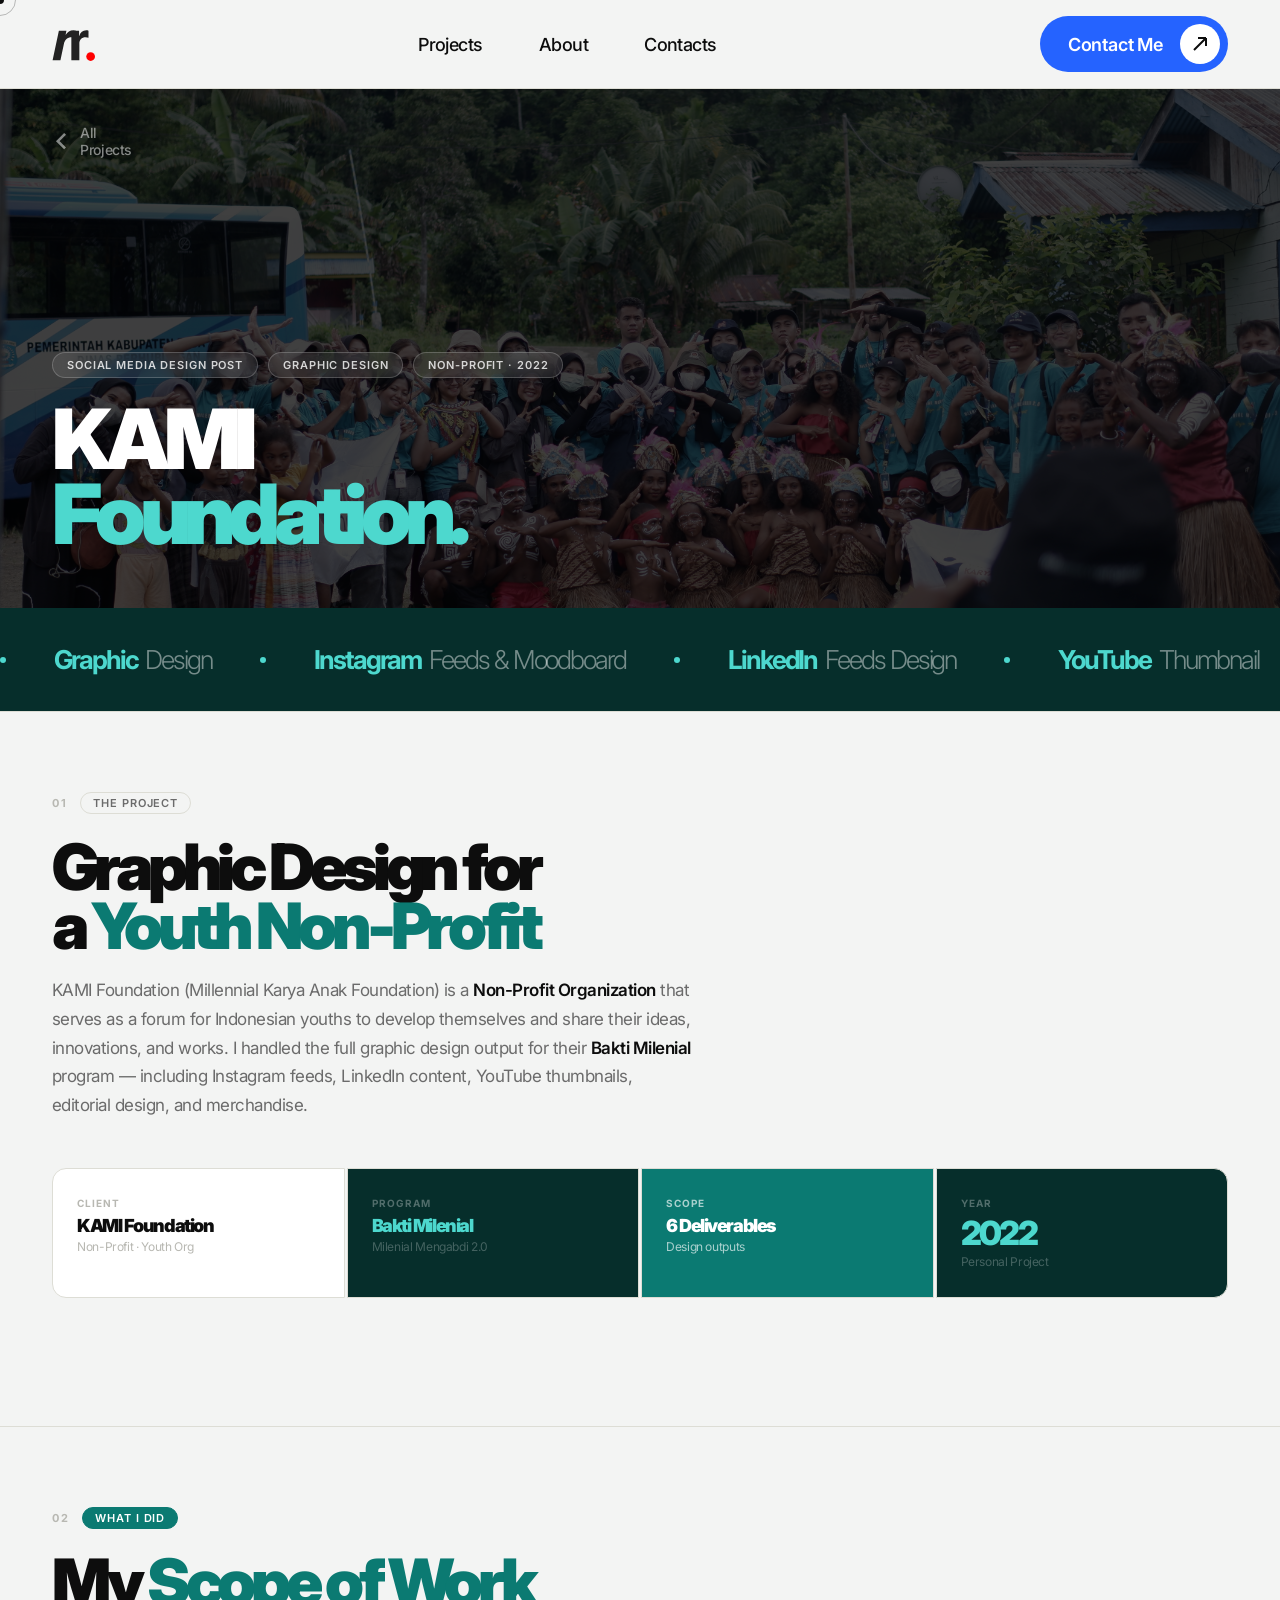
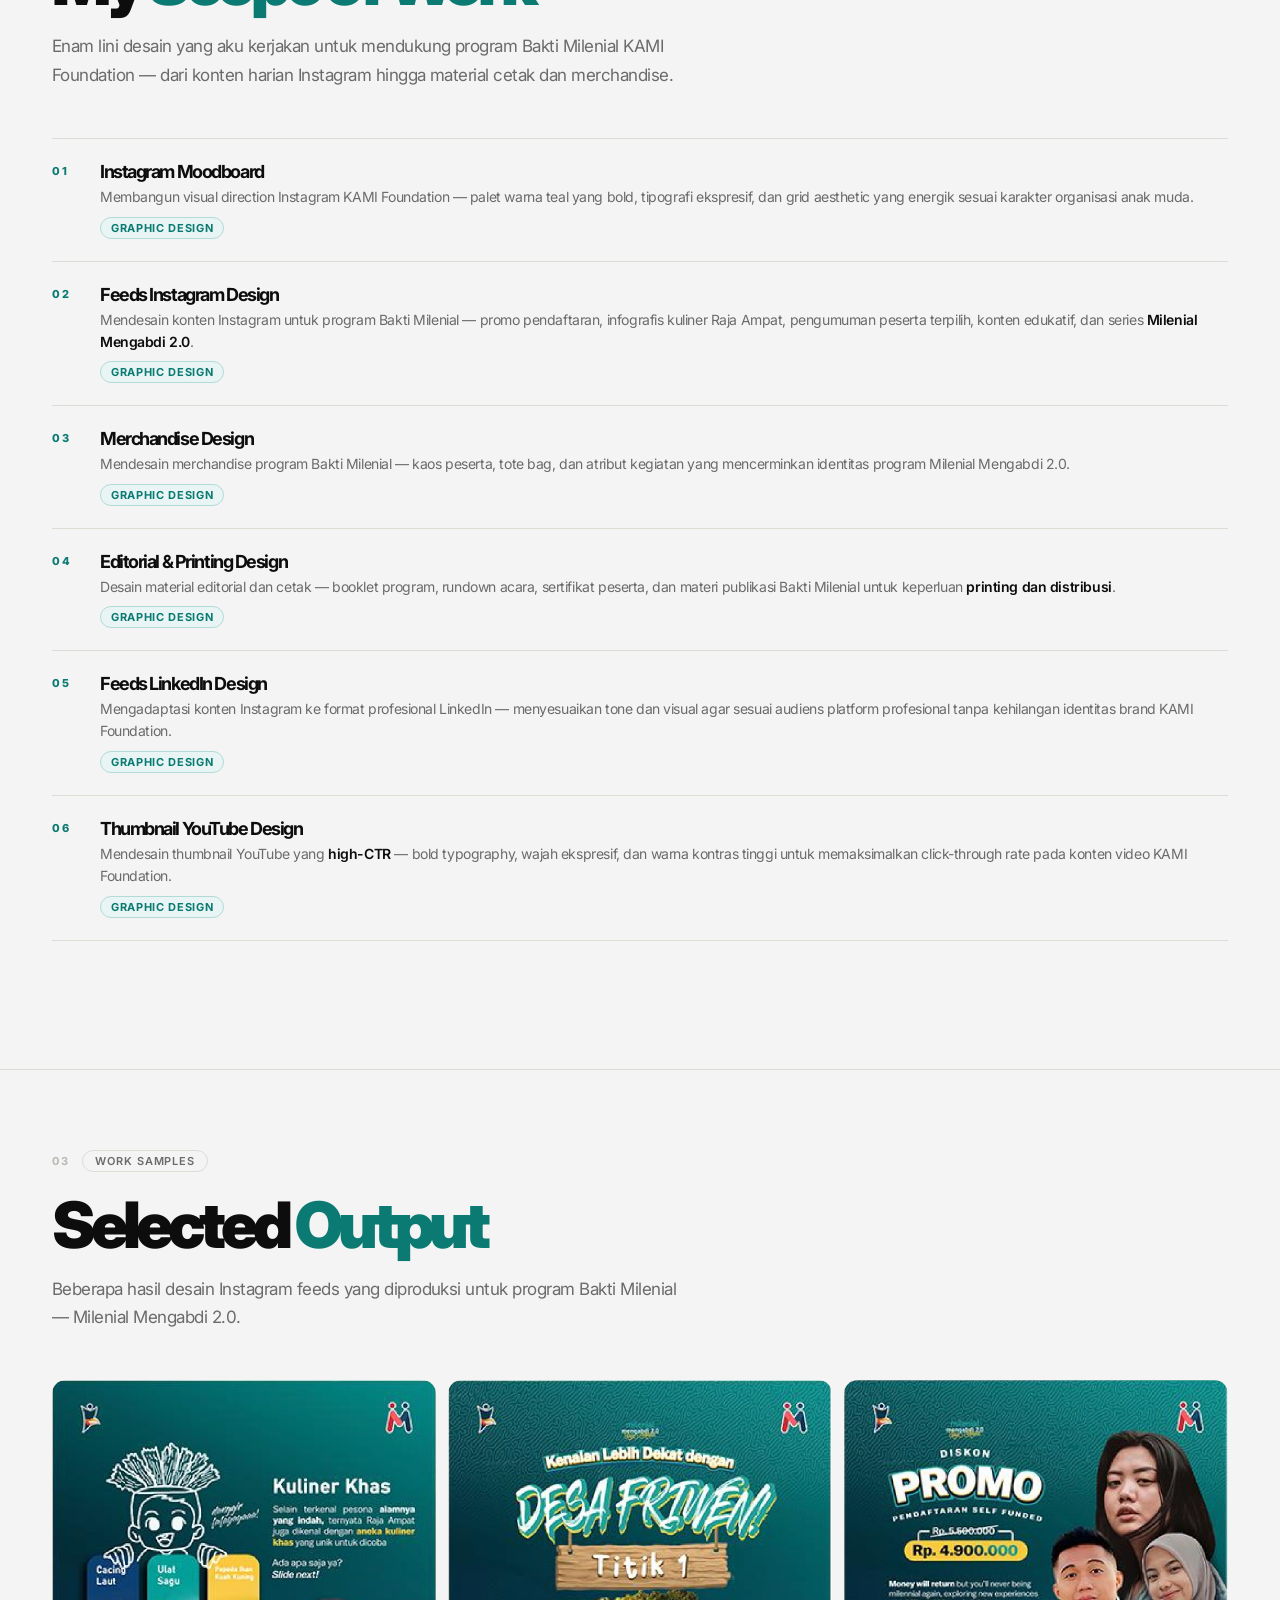
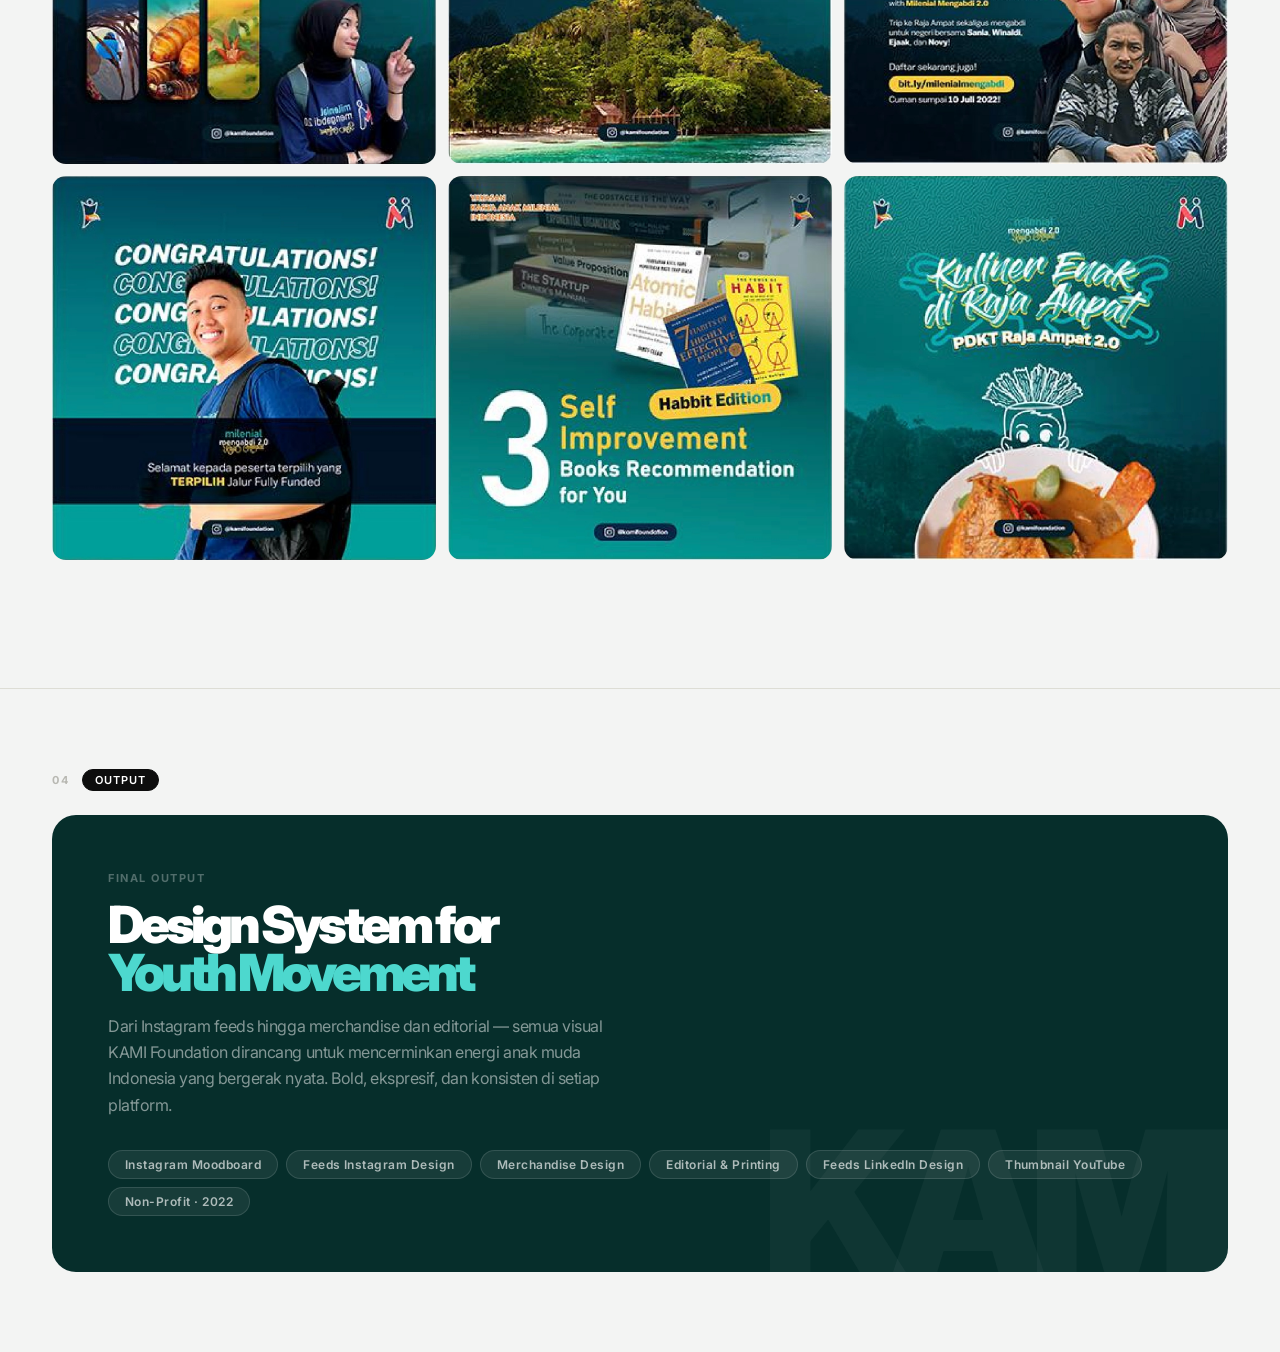
<file: bakti (1).html>
<!DOCTYPE html>
<html lang="en">
<head>
  <meta charset="UTF-8" />
  <meta name="viewport" content="width=device-width, initial-scale=1.0" />
  <title>KAMI Foundation — Bakti Milenial · Davian Harris</title>
  <link rel="preconnect" href="https://fonts.googleapis.com" />
  <link rel="preconnect" href="https://fonts.gstatic.com" crossorigin />
  <link href="https://fonts.googleapis.com/css2?family=Inter:wght@300;400;500;600;700;800;900&display=swap" rel="stylesheet" />
  <style>

    *, *::before, *::after { box-sizing: border-box; margin: 0; padding: 0; }

    :root {
      --bg:     #f3f4f3;
      --black:  #0d0d0d;
      --gray:   #6b6b6b;
      --lgray:  #b8b8b2;
      --blue:   #2563ff;
      --teal:   #0B7A72;
      --white:  #ffffff;
      --line:   #ddddd5;
      --ls-tight:  -0.08em;
      --ls-normal: -0.03em;
      --nav-h:     88px;
    }

    html { scroll-behavior: smooth; }
    body {
      font-family: 'Inter', -apple-system, BlinkMacSystemFont, sans-serif;
      background: var(--bg); color: var(--black);
      -webkit-font-smoothing: antialiased; cursor: none;
    }

    /* ── Cursor ── */
    .cur-dot {
      position: fixed; pointer-events: none; z-index: 9999;
      width: 8px; height: 8px; border-radius: 50%;
      background: var(--black); transform: translate(-50%,-50%);
    }
    .cur-ring {
      position: fixed; pointer-events: none; z-index: 9998;
      width: 32px; height: 32px; border-radius: 50%;
      border: 1.5px solid rgba(0,0,0,.25); transform: translate(-50%,-50%);
      transition: width .25s, height .25s;
    }

    /* ── Nav ── */
    nav {
      position: fixed; top: 0; left: 0; right: 0; z-index: 200;
      height: var(--nav-h); display: flex; align-items: center;
      padding: 0 52px; background: var(--bg);
      box-shadow: 0 1px 0 var(--line), 0 4px 24px rgba(0,0,0,0.06);
    }
    .nav-logo { display: flex; align-items: center; margin-right: auto; text-decoration: none; }
    .nav-logo img { height: 60px; width: auto; display: block; }
    .nav-center { flex: 1; display: flex; justify-content: center; gap: 56px; list-style: none; }
    .nav-center a {
      font-size: 18px; font-weight: 500; letter-spacing: var(--ls-normal);
      color: var(--black); text-decoration: none; transition: opacity .2s;
    }
    .nav-center a:hover { opacity: .45; }
    .nav-right { display: flex; align-items: center; flex-shrink: 0; }
    .nav-btn {
      display: inline-flex; align-items: center;
      padding: 8px 8px 8px 28px; background: var(--blue); color: var(--white);
      font-size: 18px; font-weight: 600; letter-spacing: -0.01em;
      text-decoration: none; border-radius: 100px;
      transition: background .2s, transform .15s; white-space: nowrap;
    }
    .nav-btn:hover { background: #1a4de0; transform: scale(1.03); }
    .nav-btn-icon {
      display: flex; align-items: center; justify-content: center;
      width: 40px; height: 40px; background: var(--white);
      border-radius: 50%; margin-left: 16px; transition: transform .2s;
    }
    .nav-btn:hover .nav-btn-icon { transform: rotate(45deg); }
    .nav-btn-icon svg { width: 18px; height: 18px; color: var(--black); }

    /* ── Hero ── */
    .hero {
      position: relative; height: 520px; overflow: hidden;
      background: #062e2b; margin-top: var(--nav-h);
    }
    .hero-img {
      position: absolute; inset: 0; width: 100%; height: 100%;
      object-fit: cover; filter: brightness(.25) saturate(.7);
    }
    .hero-inner {
      position: relative; z-index: 2; height: 100%;
      display: flex; flex-direction: column;
      justify-content: flex-end; padding: 56px 52px;
    }
    .hero-back {
      position: absolute; top: 36px; left: 52px;
      display: flex; align-items: center; gap: 8px;
      font-size: 14px; font-weight: 500; letter-spacing: var(--ls-normal);
      color: rgba(255,255,255,.5); text-decoration: none; transition: color .2s;
    }
    .hero-back:hover { color: var(--white); }
    .hero-chips { display: flex; gap: 10px; flex-wrap: wrap; margin-bottom: 24px; }
    .hero-chip {
      padding: 5px 14px; border: 1px solid rgba(255,255,255,.2);
      background: rgba(255,255,255,.08); backdrop-filter: blur(8px);
      border-radius: 100px; font-size: 11px; font-weight: 600;
      letter-spacing: .08em; color: rgba(255,255,255,.8); text-transform: uppercase;
    }
    .hero-title {
      font-size: clamp(48px, 6.5vw, 88px); font-weight: 900;
      letter-spacing: var(--ls-tight); line-height: 0.9; color: var(--white);
    }
    .hero-title span { color: #4DD8CE; }

    /* ── Stats bar ── */
    .stats-bar { background: #062e2b; overflow: hidden; padding: 36px 0; }
    .stats-inner {
      display: flex; align-items: center; gap: 48px;
      width: max-content; animation: marquee 28s linear infinite;
    }
    .stats-inner:hover { animation-play-state: paused; }
    @keyframes marquee { from { transform: translateX(0); } to { transform: translateX(-50%); } }
    .stat-bullet { width: 6px; height: 6px; border-radius: 50%; background: #4DD8CE; flex-shrink: 0; }
    .stat-item { display: flex; align-items: baseline; gap: 8px; white-space: nowrap; }
    .stat-n { font-weight: 700; font-size: 26px; letter-spacing: var(--ls-tight); color: #4DD8CE; }
    .stat-l { font-weight: 300; font-size: 26px; letter-spacing: var(--ls-tight); color: rgba(255,255,255,.45); }

    /* ── Sections ── */
    .section { padding: 80px 52px; border-top: 1px solid var(--line); }

    .eyebrow { display: flex; align-items: center; gap: 12px; margin-bottom: 24px; }
    .eyebrow-num { font-size: 11px; font-weight: 700; letter-spacing: .2em; color: var(--lgray); text-transform: uppercase; }
    .eyebrow-tag {
      font-size: 11px; font-weight: 600; letter-spacing: .08em; text-transform: uppercase;
      padding: 3px 12px; border: 1px solid var(--line); border-radius: 100px; color: var(--gray);
    }
    .eyebrow-tag.teal  { background: var(--teal); color: var(--white); border-color: var(--teal); }
    .eyebrow-tag.black { background: var(--black); color: var(--white); border-color: var(--black); }
    .eyebrow-tag.blue  { background: var(--blue);  color: var(--white); border-color: var(--blue); }

    .section-title {
      font-size: clamp(40px, 5vw, 72px); font-weight: 900;
      letter-spacing: var(--ls-tight); line-height: 0.92;
      color: var(--black); margin-bottom: 20px;
    }
    .section-title em { font-style: normal; color: var(--teal); }

    .section-lead {
      font-size: 17px; font-weight: 400; color: var(--gray);
      line-height: 1.7; letter-spacing: var(--ls-normal);
      max-width: 640px; margin-bottom: 48px;
    }
    .section-lead strong { color: var(--black); font-weight: 600; }

    /* ── Stat row ── */
    .stat-row { display: grid; gap: 2px; margin-bottom: 48px; }
    .stat-row-4 { grid-template-columns: repeat(4,1fr); }
    .stat-cell {
      background: var(--white); padding: 28px 24px; border: 1px solid var(--line);
    }
    .stat-cell.dark      { background: #062e2b; }
    .stat-cell.teal-cell { background: var(--teal); }
    .stat-cell:first-child { border-radius: 14px 0 0 14px; }
    .stat-cell:last-child  { border-radius: 0 14px 14px 0; }
    .stat-label { font-size: 10px; font-weight: 700; letter-spacing: .1em; text-transform: uppercase; color: var(--lgray); margin-bottom: 8px; }
    .stat-cell.dark .stat-label      { color: rgba(255,255,255,.3); }
    .stat-cell.teal-cell .stat-label { color: rgba(255,255,255,.65); }
    .stat-value { font-size: clamp(20px,2.6vw,36px); font-weight: 900; letter-spacing: var(--ls-tight); color: var(--black); line-height: 1; margin-bottom: 4px; }
    .stat-cell.dark .stat-value      { color: #4DD8CE; }
    .stat-cell.teal-cell .stat-value { color: var(--white); }
    .stat-note { font-size: 12px; color: var(--lgray); letter-spacing: var(--ls-normal); }
    .stat-cell.dark .stat-note      { color: rgba(255,255,255,.25); }
    .stat-cell.teal-cell .stat-note { color: rgba(255,255,255,.65); }

    /* ── Role list ── */
    .role-list { display: flex; flex-direction: column; margin-bottom: 48px; }
    .role-row {
      display: flex; align-items: flex-start; gap: 20px;
      padding: 22px 0; border-bottom: 1px solid var(--line);
    }
    .role-row:first-child { border-top: 1px solid var(--line); }
    .role-num {
      font-size: 11px; font-weight: 800; letter-spacing: .14em;
      color: var(--teal); flex-shrink: 0; padding-top: 3px; min-width: 28px;
    }
    .role-title { font-size: 18px; font-weight: 700; letter-spacing: var(--ls-tight); color: var(--black); margin-bottom: 4px; }
    .role-desc { font-size: 14px; color: var(--gray); line-height: 1.6; letter-spacing: var(--ls-normal); }
    .role-desc strong { color: var(--black); font-weight: 600; }
    .role-tag {
      display: inline-block; margin-top: 8px; padding: 3px 10px;
      background: #e8f5f4; border: 1px solid #b2dbd8;
      border-radius: 100px; font-size: 11px; font-weight: 700;
      letter-spacing: .06em; text-transform: uppercase; color: var(--teal);
    }

    /* ── Work gallery ── */
    .gallery-grid {
      display: grid;
      grid-template-columns: repeat(3, 1fr);
      gap: 12px;
      margin-bottom: 48px;
    }
    .gallery-item {
      border-radius: 14px; overflow: hidden;
      background: #dde8e7; aspect-ratio: 1/1;
    }
    .gallery-item img {
      width: 100%; height: 100%;
      object-fit: cover; display: block;
    }

    /* ── Dark CTA ── */
    .cta-banner {
      background: #062e2b; border-radius: 24px;
      padding: 56px; position: relative; overflow: hidden;
    }
    .cta-banner::before {
      content: 'KAMI'; position: absolute; right: -10px; bottom: -30px;
      font-size: 200px; font-weight: 900; letter-spacing: var(--ls-tight);
      color: rgba(255,255,255,.04); line-height: 1; pointer-events: none;
    }
    .cta-eyebrow { font-size: 11px; font-weight: 700; letter-spacing: .14em; text-transform: uppercase; color: rgba(255,255,255,.3); margin-bottom: 16px; }
    .cta-title { font-size: clamp(32px,4vw,56px); font-weight: 900; letter-spacing: var(--ls-tight); line-height: 0.93; color: var(--white); margin-bottom: 16px; }
    .cta-title span { color: #4DD8CE; }
    .cta-desc { font-size: 16px; color: rgba(255,255,255,.5); line-height: 1.65; letter-spacing: var(--ls-normal); max-width: 520px; margin-bottom: 32px; }
    .cta-specs { display: flex; flex-wrap: wrap; gap: 8px; }
    .cta-spec {
      padding: 6px 16px; background: rgba(255,255,255,.07);
      border: 1px solid rgba(255,255,255,.12); border-radius: 100px;
      font-size: 12px; font-weight: 600; letter-spacing: .04em; color: rgba(255,255,255,.65);
    }

    /* ── Reveal ── */
    .reveal { opacity: 0; transform: translateY(20px); transition: opacity .6s ease, transform .6s ease; }
    .reveal.visible { opacity: 1; transform: none; }

    @media (max-width: 768px) {
      nav { padding: 0 24px; }
      .nav-center { display: none; }
      .section { padding: 56px 24px; }
      .hero-inner, .hero-back { left: 24px; }
      .hero-inner { padding: 40px 24px; }
      .stat-row-4 { grid-template-columns: 1fr 1fr; }
      .gallery-grid { grid-template-columns: 1fr 1fr; }
      .cta-banner { padding: 36px 28px; }
    }

  </style>
</head>
<body>

  <div class="cur-dot" id="curDot"></div>
  <div class="cur-ring" id="curRing"></div>

  <!-- ══ NAV ══ -->
  <nav>
    <a href="index.html" class="nav-logo">
      <img src="logo-portfolio.svg" alt="Davian Harris" />
    </a>
    <ul class="nav-center">
      <li><a href="index.html#projects">Projects</a></li>
      <li><a href="index.html#about">About</a></li>
      <li><a href="index.html#contact">Contacts</a></li>
    </ul>
    <div class="nav-right">
      <a href="index.html#contact" class="nav-btn">
        Contact Me
        <span class="nav-btn-icon">
          <svg viewBox="0 0 18 18" fill="none" stroke="currentColor" stroke-width="2">
            <path d="M3 15L15 3M15 3H7M15 3v8"/>
          </svg>
        </span>
      </a>
    </div>
  </nav>

  <!-- ══ HERO ══ -->
  <div class="hero">
    <img src="bakti-bg.jpeg" alt="KAMI Foundation" class="hero-img" />
    <div class="hero-inner">
      <a href="index.html" class="hero-back">
        <svg viewBox="0 0 14 14" fill="none" stroke="currentColor" stroke-width="1.8"><path d="M9 2L4 7l5 5"/></svg>
        All Projects
      </a>
      <div class="hero-chips">
        <div class="hero-chip">Social Media Design Post</div>
        <div class="hero-chip">Graphic Design</div>
        <div class="hero-chip">Non-Profit · 2022</div>
      </div>
      <h1 class="hero-title">KAMI<br><span>Foundation.</span></h1>
    </div>
  </div>

  <!-- ══ STATS BAR ══ -->
  <div class="stats-bar">
    <div class="stats-inner">
      <div class="stat-bullet"></div><div class="stat-item"><span class="stat-n">Graphic</span><span class="stat-l">Design</span></div>
      <div class="stat-bullet"></div><div class="stat-item"><span class="stat-n">Instagram</span><span class="stat-l">Feeds &amp; Moodboard</span></div>
      <div class="stat-bullet"></div><div class="stat-item"><span class="stat-n">LinkedIn</span><span class="stat-l">Feeds Design</span></div>
      <div class="stat-bullet"></div><div class="stat-item"><span class="stat-n">YouTube</span><span class="stat-l">Thumbnail</span></div>
      <div class="stat-bullet"></div><div class="stat-item"><span class="stat-n">Editorial</span><span class="stat-l">&amp; Print</span></div>
      <div class="stat-bullet"></div><div class="stat-item"><span class="stat-n">Merchandise</span><span class="stat-l">Design</span></div>
      <div class="stat-bullet"></div><div class="stat-item"><span class="stat-n">2022</span><span class="stat-l">Project</span></div>
      <!-- duplicate -->
      <div class="stat-bullet"></div><div class="stat-item"><span class="stat-n">Graphic</span><span class="stat-l">Design</span></div>
      <div class="stat-bullet"></div><div class="stat-item"><span class="stat-n">Instagram</span><span class="stat-l">Feeds &amp; Moodboard</span></div>
      <div class="stat-bullet"></div><div class="stat-item"><span class="stat-n">LinkedIn</span><span class="stat-l">Feeds Design</span></div>
      <div class="stat-bullet"></div><div class="stat-item"><span class="stat-n">YouTube</span><span class="stat-l">Thumbnail</span></div>
      <div class="stat-bullet"></div><div class="stat-item"><span class="stat-n">Editorial</span><span class="stat-l">&amp; Print</span></div>
      <div class="stat-bullet"></div><div class="stat-item"><span class="stat-n">Merchandise</span><span class="stat-l">Design</span></div>
      <div class="stat-bullet"></div><div class="stat-item"><span class="stat-n">2022</span><span class="stat-l">Project</span></div>
    </div>
  </div>

  <!-- ══ 01 PROJECT ══ -->
  <section class="section reveal">
    <div class="eyebrow">
      <span class="eyebrow-num">01</span>
      <span class="eyebrow-tag">The Project</span>
    </div>
    <h2 class="section-title">Graphic Design for<br>a <em>Youth Non-Profit</em></h2>
    <p class="section-lead">
      KAMI Foundation (Millennial Karya Anak Foundation) is a <strong>Non-Profit Organization</strong> that serves as a forum for Indonesian youths to develop themselves and share their ideas, innovations, and works. I handled the full graphic design output for their <strong>Bakti Milenial</strong> program — including Instagram feeds, LinkedIn content, YouTube thumbnails, editorial design, and merchandise.
    </p>

    <div class="stat-row stat-row-4">
      <div class="stat-cell">
        <div class="stat-label">Client</div>
        <div class="stat-value" style="font-size:18px;">KAMI Foundation</div>
        <div class="stat-note">Non-Profit · Youth Org</div>
      </div>
      <div class="stat-cell dark">
        <div class="stat-label">Program</div>
        <div class="stat-value" style="font-size:18px;">Bakti Milenial</div>
        <div class="stat-note">Milenial Mengabdi 2.0</div>
      </div>
      <div class="stat-cell teal-cell">
        <div class="stat-label">Scope</div>
        <div class="stat-value" style="font-size:18px;">6 Deliverables</div>
        <div class="stat-note">Design outputs</div>
      </div>
      <div class="stat-cell dark">
        <div class="stat-label">Year</div>
        <div class="stat-value">2022</div>
        <div class="stat-note">Personal Project</div>
      </div>
    </div>
  </section>

  <!-- ══ 02 WHAT I DID ══ -->
  <section class="section reveal">
    <div class="eyebrow">
      <span class="eyebrow-num">02</span>
      <span class="eyebrow-tag teal">What I Did</span>
    </div>
    <h2 class="section-title">My <em>Scope of Work</em></h2>
    <p class="section-lead">
      Enam lini desain yang aku kerjakan untuk mendukung program Bakti Milenial KAMI Foundation — dari konten harian Instagram hingga material cetak dan merchandise.
    </p>

    <div class="role-list">
      <div class="role-row">
        <div class="role-num">01</div>
        <div>
          <div class="role-title">Instagram Moodboard</div>
          <div class="role-desc">Membangun visual direction Instagram KAMI Foundation — palet warna teal yang bold, tipografi ekspresif, dan grid aesthetic yang energik sesuai karakter organisasi anak muda.</div>
          <span class="role-tag">Graphic Design</span>
        </div>
      </div>
      <div class="role-row">
        <div class="role-num">02</div>
        <div>
          <div class="role-title">Feeds Instagram Design</div>
          <div class="role-desc">Mendesain konten Instagram untuk program Bakti Milenial — promo pendaftaran, infografis kuliner Raja Ampat, pengumuman peserta terpilih, konten edukatif, dan series <strong>Milenial Mengabdi 2.0</strong>.</div>
          <span class="role-tag">Graphic Design</span>
        </div>
      </div>
      <div class="role-row">
        <div class="role-num">03</div>
        <div>
          <div class="role-title">Merchandise Design</div>
          <div class="role-desc">Mendesain merchandise program Bakti Milenial — kaos peserta, tote bag, dan atribut kegiatan yang mencerminkan identitas program Milenial Mengabdi 2.0.</div>
          <span class="role-tag">Graphic Design</span>
        </div>
      </div>
      <div class="role-row">
        <div class="role-num">04</div>
        <div>
          <div class="role-title">Editorial &amp; Printing Design</div>
          <div class="role-desc">Desain material editorial dan cetak — booklet program, rundown acara, sertifikat peserta, dan materi publikasi Bakti Milenial untuk keperluan <strong>printing dan distribusi</strong>.</div>
          <span class="role-tag">Graphic Design</span>
        </div>
      </div>
      <div class="role-row">
        <div class="role-num">05</div>
        <div>
          <div class="role-title">Feeds LinkedIn Design</div>
          <div class="role-desc">Mengadaptasi konten Instagram ke format profesional LinkedIn — menyesuaikan tone dan visual agar sesuai audiens platform profesional tanpa kehilangan identitas brand KAMI Foundation.</div>
          <span class="role-tag">Graphic Design</span>
        </div>
      </div>
      <div class="role-row">
        <div class="role-num">06</div>
        <div>
          <div class="role-title">Thumbnail YouTube Design</div>
          <div class="role-desc">Mendesain thumbnail YouTube yang <strong>high-CTR</strong> — bold typography, wajah ekspresif, dan warna kontras tinggi untuk memaksimalkan click-through rate pada konten video KAMI Foundation.</div>
          <span class="role-tag">Graphic Design</span>
        </div>
      </div>
    </div>
  </section>

  <!-- ══ 03 GALLERY ══ -->
  <section class="section reveal">
    <div class="eyebrow">
      <span class="eyebrow-num">03</span>
      <span class="eyebrow-tag">Work Samples</span>
    </div>
    <h2 class="section-title">Selected <em>Output</em></h2>
    <p class="section-lead">
      Beberapa hasil desain Instagram feeds yang diproduksi untuk program Bakti Milenial — Milenial Mengabdi 2.0.
    </p>

    <div class="gallery-grid">
      <div class="gallery-item">
        <img src="bakti-1.jpeg" alt="Kuliner Enak di Raja Ampat" />
      </div>
      <div class="gallery-item">
        <img src="bakti-2.jpeg" alt="Kuliner Khas" />
      </div>
      <div class="gallery-item">
        <img src="bakti-3.jpeg" alt="Desa Friwen Titik 1" />
      </div>
      <div class="gallery-item">
        <img src="bakti-4.jpeg" alt="Diskon Promo Pendaftaran" />
      </div>
      <div class="gallery-item">
        <img src="bakti-5.jpeg" alt="Congratulations Fully Funded" />
      </div>
      <div class="gallery-item">
        <img src="bakti-6.jpeg" alt="3 Self Improvement Books" />
      </div>
    </div>
  </section>

  <!-- ══ 04 OUTPUT ══ -->
  <section class="section reveal">
    <div class="eyebrow">
      <span class="eyebrow-num">04</span>
      <span class="eyebrow-tag black">Output</span>
    </div>

    <div class="cta-banner">
      <div class="cta-eyebrow">Final Output</div>
      <div class="cta-title">Design System for<br><span>Youth Movement</span></div>
      <div class="cta-desc">
        Dari Instagram feeds hingga merchandise dan editorial — semua visual KAMI Foundation dirancang untuk mencerminkan energi anak muda Indonesia yang bergerak nyata. Bold, ekspresif, dan konsisten di setiap platform.
      </div>
      <div class="cta-specs">
        <div class="cta-spec">Instagram Moodboard</div>
        <div class="cta-spec">Feeds Instagram Design</div>
        <div class="cta-spec">Merchandise Design</div>
        <div class="cta-spec">Editorial &amp; Printing</div>
        <div class="cta-spec">Feeds LinkedIn Design</div>
        <div class="cta-spec">Thumbnail YouTube</div>
        <div class="cta-spec">Non-Profit · 2022</div>
      </div>
    </div>
  </section>

  <script>
    const dot = document.getElementById('curDot');
    const ring = document.getElementById('curRing');
    let mx=0,my=0,rx=0,ry=0;
    document.addEventListener('mousemove', e => { mx=e.clientX; my=e.clientY; });
    (function loop(){
      rx+=(mx-rx)*.12; ry+=(my-ry)*.12;
      dot.style.left=mx+'px'; dot.style.top=my+'px';
      ring.style.left=rx+'px'; ring.style.top=ry+'px';
      requestAnimationFrame(loop);
    })();
    document.querySelectorAll('a,button').forEach(el=>{
      el.addEventListener('mouseenter',()=>{ring.style.width='52px';ring.style.height='52px';});
      el.addEventListener('mouseleave',()=>{ring.style.width='32px';ring.style.height='32px';});
    });
    const obs = new IntersectionObserver(entries=>{
      entries.forEach(e=>{ if(e.isIntersecting) e.target.classList.add('visible'); });
    },{threshold:.07});
    document.querySelectorAll('.reveal').forEach(el=>obs.observe(el));
  </script>

  <script src="https://bridgely-dashboard.vercel.app/widget.js" data-org-id="" async></script>
</body>
</html>
</file>
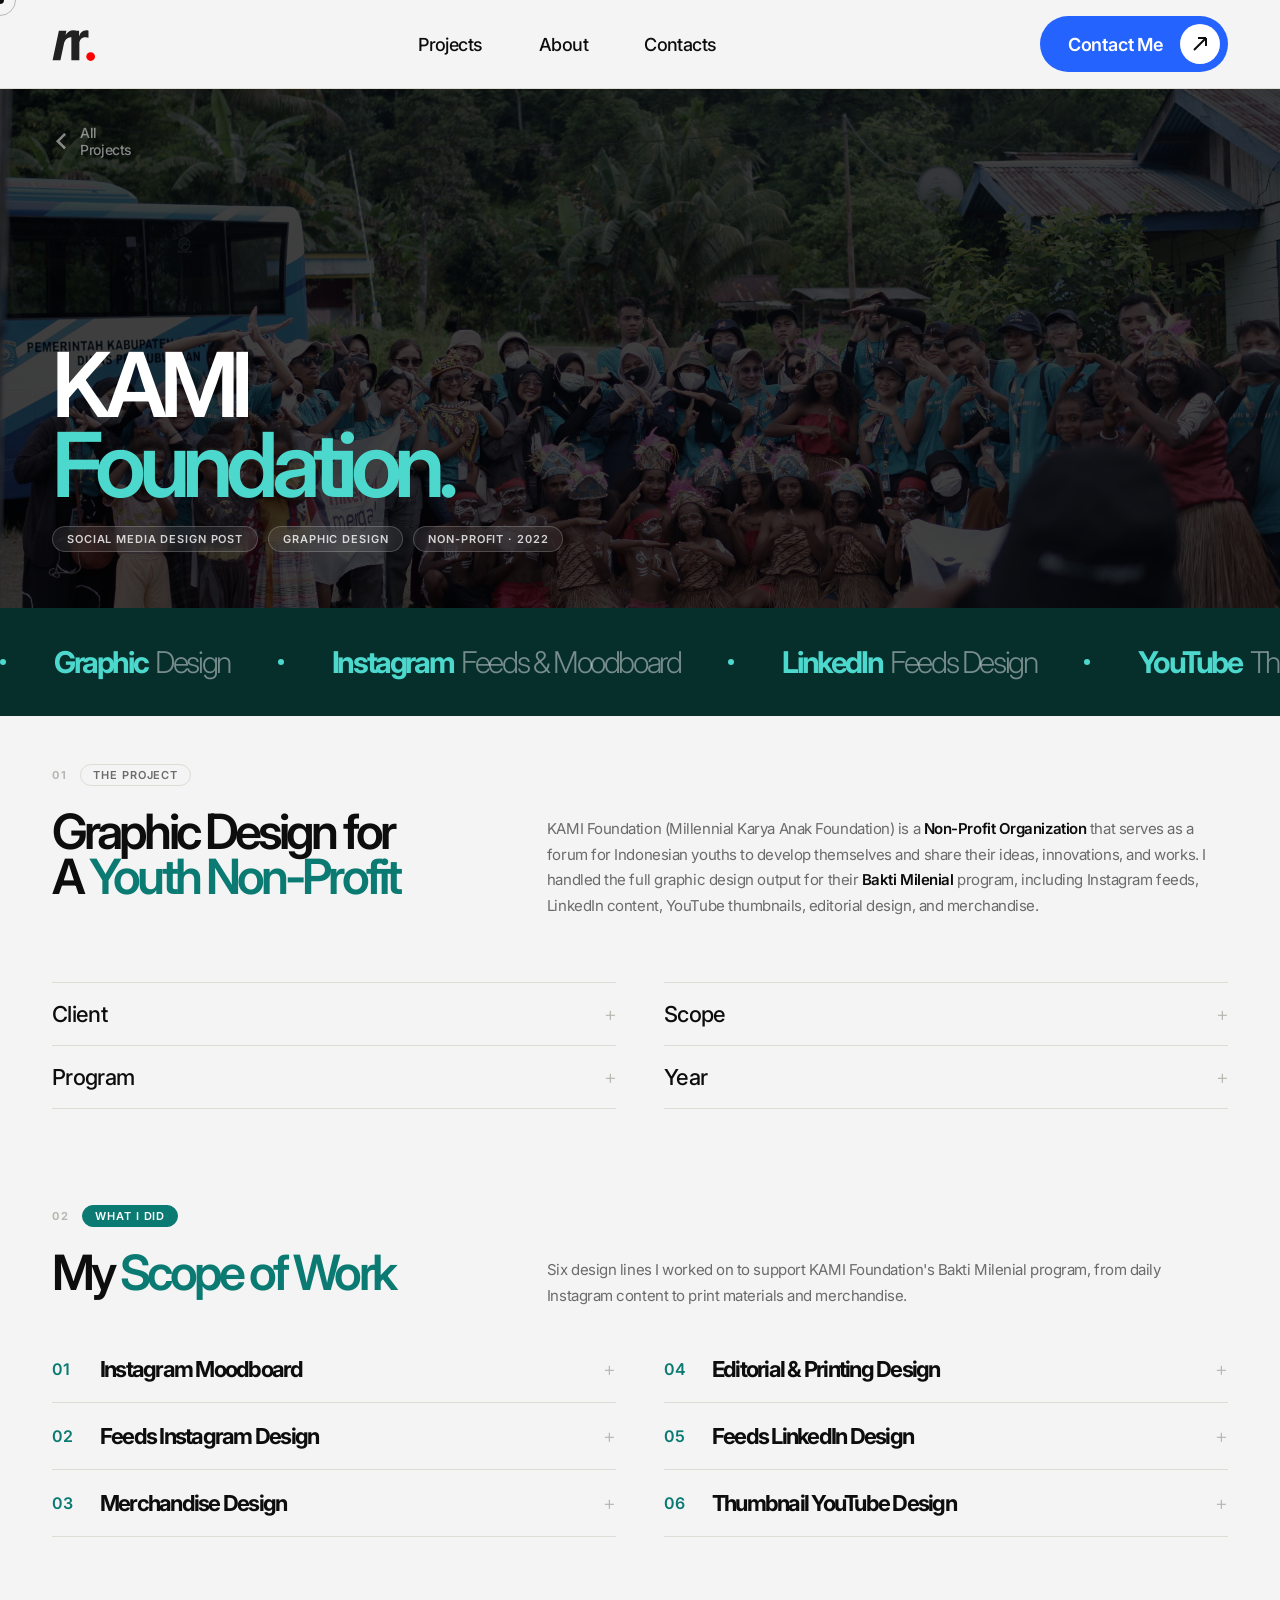
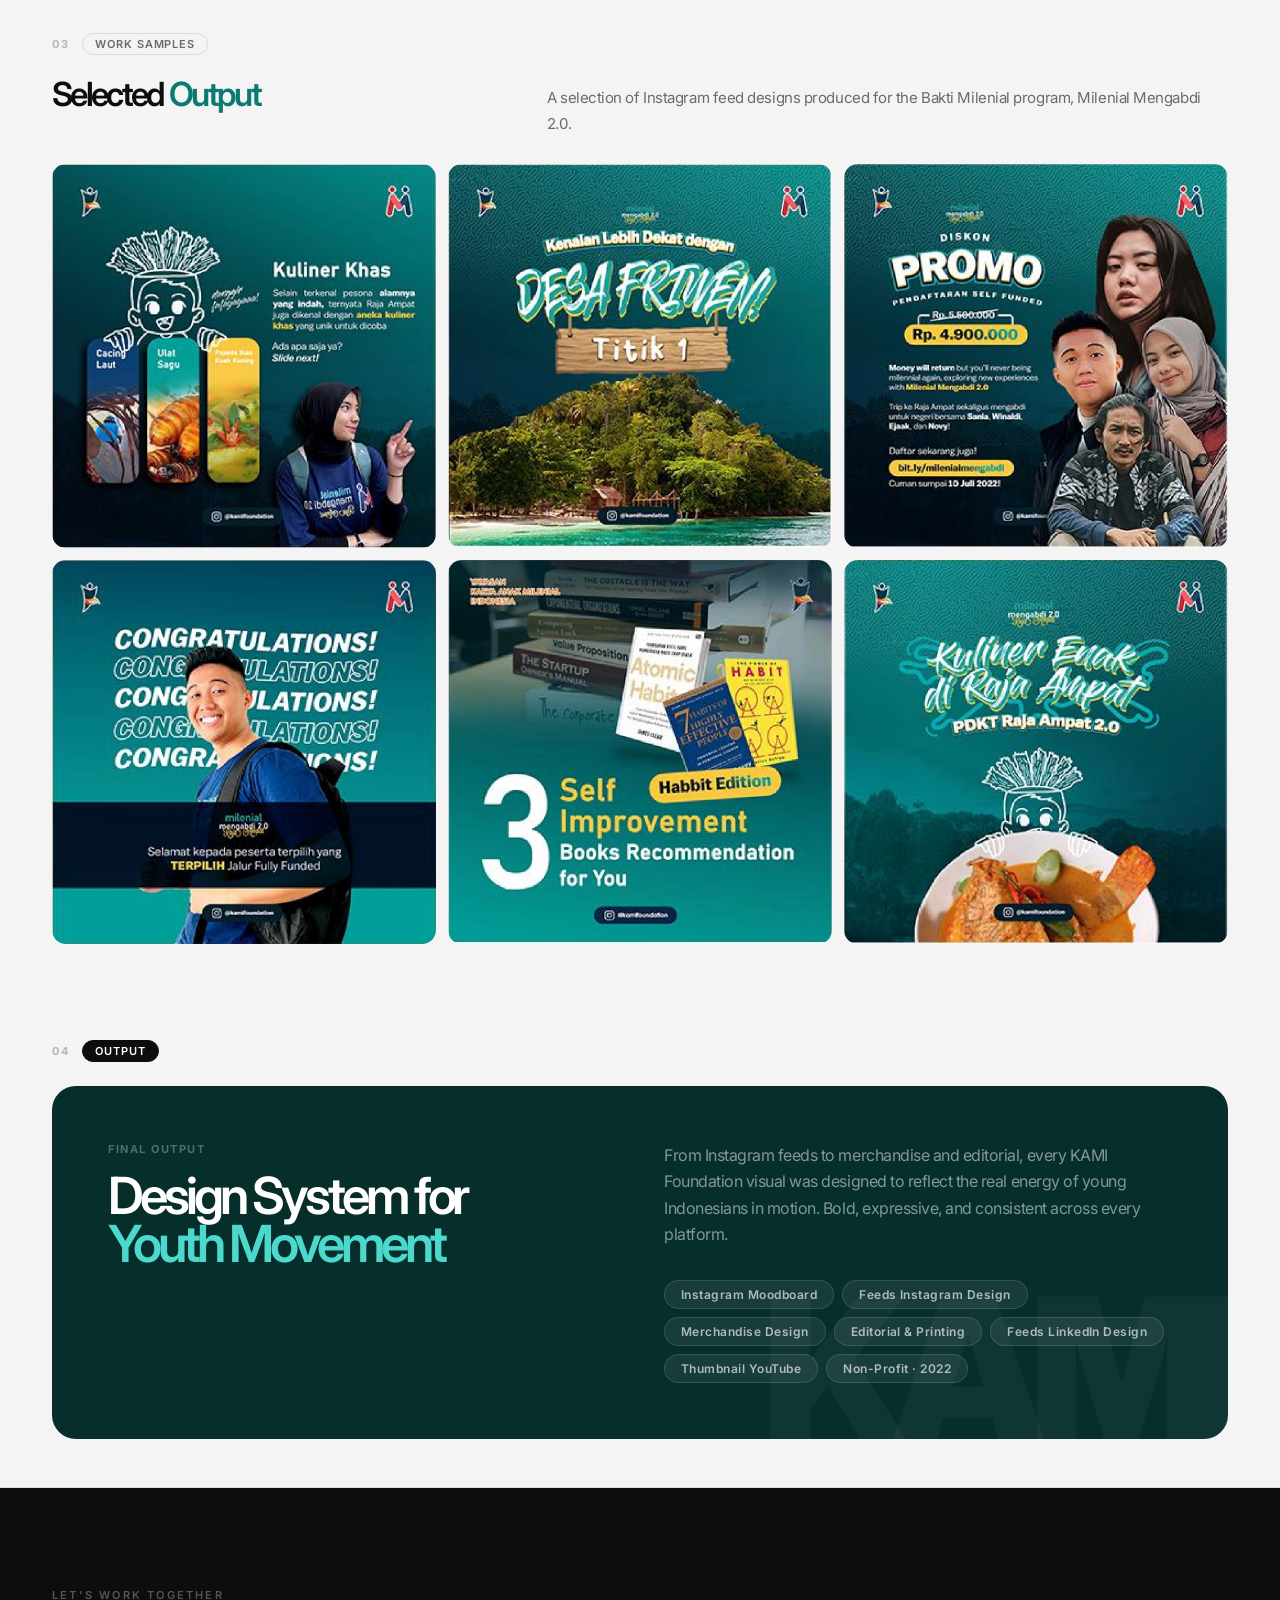
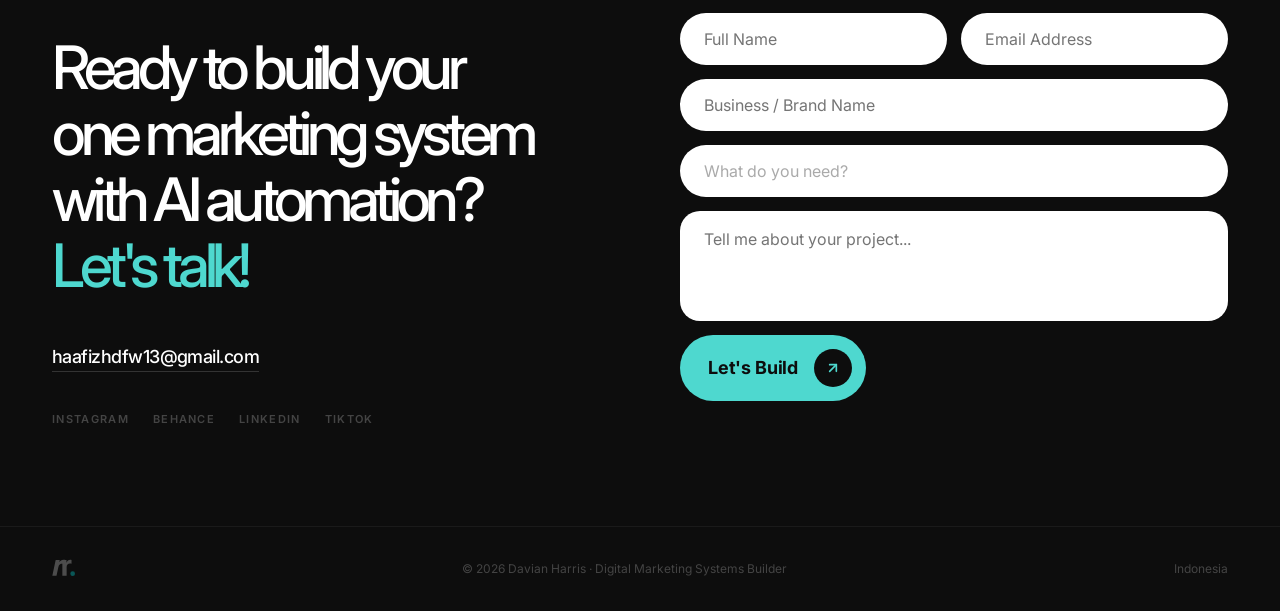
<file: bakti.html>
<!DOCTYPE html>
<html lang="en">
<head>
  <meta charset="UTF-8" />
  <meta name="viewport" content="width=device-width, initial-scale=1.0" />
  <title>KAMI Foundation, Bakti Milenial · Davian Harris</title>
  <link rel="preconnect" href="https://fonts.googleapis.com" />
  <link rel="preconnect" href="https://fonts.gstatic.com" crossorigin />
  <link href="https://fonts.googleapis.com/css2?family=Inter:wght@300;400;500;600;700;800;900&display=swap" rel="stylesheet" />
  <style>

    *, *::before, *::after { box-sizing: border-box; margin: 0; padding: 0; }

    :root {
      --bg:     #f3f4f3;
      --black:  #0d0d0d;
      --gray:   #6b6b6b;
      --lgray:  #b8b8b2;
      --blue:   #2563ff;
      --teal:   #0B7A72;
      --white:  #ffffff;
      --line:   #ddddd5;
      --ls-tight:  -0.08em;
      --ls-normal: -0.03em;
      --nav-h:     88px;
    }

    html { scroll-behavior: smooth; }
    body {
      font-family: 'Inter', -apple-system, BlinkMacSystemFont, sans-serif;
      background: var(--bg); color: var(--black);
      -webkit-font-smoothing: antialiased; cursor: none;
    }

    /* ── Cursor ── */
    .cur-dot {
      position: fixed; pointer-events: none; z-index: 9999;
      width: 8px; height: 8px; border-radius: 50%;
      background: var(--black); transform: translate(-50%,-50%);
    }
    .cur-ring {
      position: fixed; pointer-events: none; z-index: 9998;
      width: 32px; height: 32px; border-radius: 50%;
      border: 1.5px solid rgba(0,0,0,.25); transform: translate(-50%,-50%);
      transition: width .25s, height .25s;
    }

    /* ── Nav ── */
    nav {
      position: fixed; top: 0; left: 0; right: 0; z-index: 200;
      height: var(--nav-h); display: flex; align-items: center;
      padding: 0 52px; background: var(--bg);
      box-shadow: 0 1px 0 var(--line), 0 4px 24px rgba(0,0,0,0.06);
    }
    .nav-logo { display: flex; align-items: center; margin-right: auto; text-decoration: none; }
    .nav-logo img { height: 60px; width: auto; display: block; }
    .nav-center { flex: 1; display: flex; justify-content: center; gap: 56px; list-style: none; }
    .nav-center a {
      font-size: 18px; font-weight: 500; letter-spacing: var(--ls-normal);
      color: var(--black); text-decoration: none; transition: opacity .2s;
    }
    .nav-center a:hover { opacity: .45; }
    .nav-right { display: flex; align-items: center; flex-shrink: 0; }
    .nav-btn {
      display: inline-flex; align-items: center;
      padding: 8px 8px 8px 28px; background: var(--blue); color: var(--white);
      font-size: 18px; font-weight: 600; letter-spacing: -0.01em;
      text-decoration: none; border-radius: 100px;
      transition: background .2s, transform .15s; white-space: nowrap;
    }
    .nav-btn:hover { background: #1a4de0; transform: scale(1.03); }
    .nav-btn-icon {
      display: flex; align-items: center; justify-content: center;
      width: 40px; height: 40px; background: var(--white);
      border-radius: 50%; margin-left: 16px; transition: transform .2s;
    }
    .nav-btn:hover .nav-btn-icon { transform: rotate(45deg); }
    .nav-btn-icon svg { width: 18px; height: 18px; color: var(--black); }

    /* ── Hero ── */
    .hero {
      position: relative; height: 520px; overflow: hidden;
      background: #062e2b; margin-top: var(--nav-h);
    }
    .hero-img {
      position: absolute; inset: 0; width: 100%; height: 100%;
      object-fit: cover; filter: brightness(.25) saturate(.7);
    }
    .hero-inner {
      position: relative; z-index: 2; height: 100%;
      display: flex; flex-direction: column;
      justify-content: flex-end; padding: 56px 52px;
    }
    .hero-back {
      position: absolute; top: 36px; left: 52px;
      display: flex; align-items: center; gap: 8px;
      font-size: 14px; font-weight: 500; letter-spacing: var(--ls-normal);
      color: rgba(255,255,255,.5); text-decoration: none; transition: color .2s;
    }
    .hero-back:hover { color: var(--white); }
    .hero-chips { display: flex; gap: 10px; flex-wrap: wrap; margin-bottom: 24px; }
    .hero-chips-below { margin-bottom: 0; margin-top: 20px; }
    .hero-chip {
      padding: 5px 14px; border: 1px solid rgba(255,255,255,.2);
      background: rgba(255,255,255,.08); backdrop-filter: blur(8px);
      border-radius: 100px; font-size: 11px; font-weight: 600;
      letter-spacing: .08em; color: rgba(255,255,255,.8); text-transform: uppercase;
    }
    .hero-title {
      font-size: clamp(56px, 7vw, 96px); font-weight: 600;
      letter-spacing: var(--ls-tight); line-height: 0.9; color: var(--white);
    }
    .hero-title span { color: #4DD8CE; }

    /* ── Stats bar ── */
    .stats-bar { background: #062e2b; overflow: hidden; padding: 36px 0; }
    .stats-inner {
      display: flex; align-items: center; gap: 48px;
      width: max-content; animation: marquee 28s linear infinite;
    }
    .stats-inner:hover { animation-play-state: paused; }
    @keyframes marquee { from { transform: translateX(0); } to { transform: translateX(-50%); } }
    .stat-bullet { width: 6px; height: 6px; border-radius: 50%; background: #4DD8CE; flex-shrink: 0; }
    .stat-item { display: flex; align-items: baseline; gap: 8px; white-space: nowrap; }
    .stat-n { font-weight: 700; font-size: 30px; letter-spacing: var(--ls-tight); color: #4DD8CE; }
    .stat-l { font-weight: 300; font-size: 30px; letter-spacing: var(--ls-tight); color: rgba(255,255,255,.45); }

    /* ── Sections ── */
    .section { padding: 48px 52px; }
    .section:first-of-type { border-top: none; }

    .eyebrow { display: flex; align-items: center; gap: 12px; margin-bottom: 24px; }
    .eyebrow-num { font-size: 11px; font-weight: 700; letter-spacing: .2em; color: var(--lgray); text-transform: uppercase; }
    .eyebrow-tag {
      font-size: 11px; font-weight: 600; letter-spacing: .08em; text-transform: uppercase;
      padding: 3px 12px; border: 1px solid var(--line); border-radius: 100px; color: var(--gray);
    }
    .eyebrow-tag.teal  { background: var(--teal); color: var(--white); border-color: var(--teal); }
    .eyebrow-tag.black { background: var(--black); color: var(--white); border-color: var(--black); }
    .eyebrow-tag.blue  { background: var(--blue);  color: var(--white); border-color: var(--blue); }

    .section-title {
      font-size: clamp(40px, 5vw, 72px); font-weight: 900;
      letter-spacing: var(--ls-tight); line-height: 0.92;
      color: var(--black); margin-bottom: 20px;
    }
    .section-title em { font-style: normal; color: var(--teal); }
    .section-title-light { font-weight: 600; font-size: clamp(32px, 3.8vw, 56px); }

    .section-head-row {
      display: flex; align-items: flex-start; justify-content: space-between;
      gap: 48px; margin-bottom: 28px;
    }
    .section-head-row .section-title { margin-bottom: 0; flex: 0 0 38%; }
    .section-lead-col { flex: 1 1 auto; padding-top: 6px; }
    .section-lead-col .section-lead:last-child { margin-bottom: 0; }
    .section-lead-col .section-lead { font-size: 15px; max-width: none; }

    .section-lead {
      font-size: 17px; font-weight: 400; color: var(--gray);
      line-height: 1.7; letter-spacing: var(--ls-normal);
      max-width: 640px; margin-bottom: 48px;
    }
    .section-lead strong { color: var(--black); font-weight: 600; }

    /* ── Stat list (accordion style) ── */
    .stat-list {
      list-style: none;
      display: grid;
      grid-template-columns: 1fr 1fr;
      grid-template-rows: repeat(2, auto);
      grid-auto-flow: column;
      column-gap: 48px;
      margin-top: 64px;
      margin-bottom: 0;
    }
    .stat-list li {
      font-size: 22px; font-weight: 500; color: var(--black);
      letter-spacing: -0.03em;
      display: flex; flex-direction: column;
      padding: 0;
      border-bottom: 1px solid var(--line);
      cursor: pointer;
      overflow: hidden;
    }
    .stat-list li:nth-child(1),
    .stat-list li:nth-child(3) { border-top: 1px solid var(--line); }
    .stat-list li .stat-list-row {
      display: flex; align-items: center; justify-content: space-between;
      padding: 18px 0;
      transition: padding-left 0.2s;
    }
    .stat-list li:hover .stat-list-row { padding-left: 8px; }
    .stat-list li .stat-list-row::after {
      content: '+'; color: var(--lgray);
      font-size: 20px; font-weight: 300;
      flex-shrink: 0;
      transition: transform 0.25s;
    }
    .stat-list li.open .stat-list-row::after {
      transform: rotate(45deg);
    }
    .stat-list-drop {
      max-height: 0; overflow: hidden;
      transition: max-height 0.35s ease, padding-bottom 0.35s ease;
      padding-bottom: 0;
    }
    .stat-list li.open .stat-list-drop {
      max-height: 200px;
      padding-bottom: 18px;
    }
    .stat-list-drop span {
      display: inline-block;
      font-size: 19px; font-weight: 400; color: var(--gray);
      letter-spacing: var(--ls-normal);
    }

    /* ── Role list (accordion style) ── */
    .role-list {
      display: grid;
      grid-template-columns: 1fr 1fr;
      grid-template-rows: repeat(3, auto);
      grid-auto-flow: column;
      column-gap: 48px;
      margin-bottom: 0;
    }
    .role-row {
      border-bottom: 1px solid var(--line);
      cursor: pointer;
      overflow: hidden;
    }
    .role-row:nth-child(1),
    .role-row:nth-child(4) { border-top: none; }
    .role-row-head {
      display: flex; align-items: center; gap: 16px;
      padding: 20px 0;
      transition: padding-left 0.2s;
    }
    .role-row:hover .role-row-head { padding-left: 8px; }
    .role-row-head::after {
      content: '+'; color: var(--lgray);
      font-size: 20px; font-weight: 300;
      flex-shrink: 0;
      transition: transform 0.25s;
    }
    .role-row.open .role-row-head::after { transform: rotate(45deg); }
    .role-num { font-size: 16px; font-weight: 600; letter-spacing: var(--ls-normal); color: var(--teal); flex-shrink: 0; width: 32px; }
    .role-title { font-size: 22px; font-weight: 700; letter-spacing: var(--ls-tight); color: var(--black); flex: 1 1 auto; margin-bottom: 0; }
    .role-desc-wrap {
      max-height: 0; overflow: hidden;
      transition: max-height 0.35s ease, padding-bottom 0.35s ease;
      padding-bottom: 0; padding-left: 44px;
    }
    .role-row.open .role-desc-wrap { max-height: 300px; padding-bottom: 20px; }
    .role-desc { font-size: 19px; color: var(--gray); line-height: 1.6; letter-spacing: var(--ls-normal); }
    .role-desc strong { color: var(--black); font-weight: 600; }
    .role-tag {
      display: inline-block; margin-top: 8px; padding: 3px 10px;
      background: #e8f5f4; border: 1px solid #b2dbd8;
      border-radius: 100px; font-size: 11px; font-weight: 700;
      letter-spacing: .06em; text-transform: uppercase; color: var(--teal);
    }

    /* ── Work gallery ── */
    .gallery-grid {
      display: grid;
      grid-template-columns: repeat(3, 1fr);
      gap: 12px;
      margin-bottom: 0;
    }
    .gallery-item {
      border-radius: 14px; overflow: hidden;
      background: #dde8e7; aspect-ratio: 1/1;
    }
    .gallery-item img {
      width: 100%; height: 100%;
      object-fit: cover; display: block;
    }

    /* ── Dark CTA ── */
    .cta-banner {
      background: #062e2b; border-radius: 24px;
      padding: 56px; position: relative; overflow: hidden;
      display: grid;
      grid-template-columns: 1fr 1fr;
      gap: 48px;
      align-items: start;
    }
    .cta-banner::before {
      content: 'KAMI'; position: absolute; right: -10px; bottom: -30px;
      font-size: 200px; font-weight: 900; letter-spacing: var(--ls-tight);
      color: rgba(255,255,255,.04); line-height: 1; pointer-events: none;
    }
    .cta-left {}
    .cta-right {}
    .cta-eyebrow { font-size: 11px; font-weight: 700; letter-spacing: .14em; text-transform: uppercase; color: rgba(255,255,255,.3); margin-bottom: 16px; }
    .cta-title { font-size: clamp(32px,4vw,56px); font-weight: 600; letter-spacing: var(--ls-tight); line-height: 0.93; color: var(--white); margin-bottom: 0; }
    .cta-title span { color: #4DD8CE; }
    .cta-desc { font-size: 16px; color: rgba(255,255,255,.5); line-height: 1.65; letter-spacing: var(--ls-normal); margin-bottom: 32px; }
    .cta-specs { display: flex; flex-wrap: wrap; gap: 8px; }
    .cta-spec {
      padding: 6px 16px; background: rgba(255,255,255,.07);
      border: 1px solid rgba(255,255,255,.12); border-radius: 100px;
      font-size: 12px; font-weight: 600; letter-spacing: .04em; color: rgba(255,255,255,.65);
    }

    /* ── Reveal ── */
    .reveal { opacity: 0; transform: translateY(20px); transition: opacity .6s ease, transform .6s ease; }
    .reveal.visible { opacity: 1; transform: none; }

    /* ── Footer ── */
    .site-footer {
      background: #0d0d0d;
      padding: 24px 52px;
      border-top: 1px solid #1a1a1a;
      display: flex; justify-content: space-between; align-items: center;
    }
    .site-footer p { font-size: 12px; color: #444; }

    @media (max-width: 768px) {
      /* ── NAV — matches index.html mobile ── */
      :root { --nav-h: 64px; }
      nav { padding: 0 20px; height: 64px; }
      .nav-center { display: none; }
      .nav-logo img { height: 44px; }
      .nav-btn { font-size: 14px; padding: 7px 7px 7px 18px; }
      .nav-btn-icon { width: 32px; height: 32px; margin-left: 10px; }
      .nav-btn-icon svg { width: 14px; height: 14px; }

      .section { padding: 56px 24px; }
      .hero-back { left: 24px; }
      .hero-inner { padding: 40px 24px; }
      .section-head-row { flex-direction: column; gap: 20px; }
      .section-head-row .section-title { flex: 0 0 auto; }
      .section-lead-col { flex: 1 1 auto; padding-top: 0; max-width: 100%; }
      .role-list { grid-template-columns: 1fr; grid-template-rows: none; grid-auto-flow: row; column-gap: 0; }
      .role-row:nth-child(4) { border-top: 1px solid var(--line); }
      .gallery-grid { grid-template-columns: 1fr 1fr; }
      .cta-banner { padding: 36px 28px; grid-template-columns: 1fr; gap: 28px; }
      .cur-dot, .cur-ring { display: none; }
      body { cursor: auto; }

      /* ── STAT LIST (Client/Program/Scope/Year) — stack 1 column ── */
      .stat-list { grid-template-columns: 1fr; grid-template-rows: none; grid-auto-flow: row; column-gap: 0; }
      .stat-list li:nth-child(3) { border-top: none; }

      /* ── STATS MARQUEE — sized like index.html mobile ── */
      .stats-inner { gap: 20px; }
      .stat-item { gap: 4px; }
      .stat-n { font-size: 14px; }
      .stat-l { font-size: 14px; }

      /* ── CTA SPEC CHIPS (Instagram Moodboard, Feeds Instagram Design, dll) ── */
      .cta-specs { gap: 5px; }
      .cta-spec { font-size: 9px; padding: 4px 10px; }

      /* ── FOOTER — matches sepasi.html / index.html mobile layout ── */
      .site-footer { padding: 20px 24px; flex-direction: column; gap: 8px; text-align: center; }
      .site-footer p { font-size: 11px; }

      /* ── CONTACT / CTA — matches index.html mobile layout ── */
      .bakti-contact-box {
        grid-template-columns: 1fr !important;
        padding: 56px 20px !important;
        gap: 48px !important;
      }
      .bakti-contact-headline {
        font-size: clamp(24px, 7vw, 34px) !important;
        letter-spacing: -0.07em !important;
        margin-bottom: 28px !important;
      }
      .bakti-contact-eyebrow { margin-bottom: 20px !important; }
      .bakti-contact-email { font-size: 14px !important; margin-bottom: 28px !important; }
      .bakti-socials { gap: 20px !important; }
      .bakti-contact-form { gap: 12px !important; }
      .bakti-contact-form-row { grid-template-columns: 1fr !important; gap: 12px !important; }
      .bakti-contact-field { font-size: 16px !important; padding: 14px 20px !important; }
      .bakti-contact-field-textarea { height: 100px !important; }
      .bakti-contact-submit {
        font-size: 16px !important;
        padding: 12px 12px 12px 24px !important;
        width: 100% !important;
        justify-content: space-between !important;
      }
    }

  </style>
</head>
<body>

  <div class="cur-dot" id="curDot"></div>
  <div class="cur-ring" id="curRing"></div>

  <!-- ══ NAV ══ -->
  <nav>
    <a href="index.html" class="nav-logo">
      <img src="logo-portfolio.svg" alt="Davian Harris" />
    </a>
    <ul class="nav-center">
      <li><a href="index.html#projects">Projects</a></li>
      <li><a href="index.html#about">About</a></li>
      <li><a href="index.html#contact">Contacts</a></li>
    </ul>
    <div class="nav-right">
      <a href="index.html#contact" class="nav-btn">
        Contact Me
        <span class="nav-btn-icon">
          <svg viewBox="0 0 18 18" fill="none" stroke="currentColor" stroke-width="2">
            <path d="M3 15L15 3M15 3H7M15 3v8"/>
          </svg>
        </span>
      </a>
    </div>
  </nav>

  <!-- ══ HERO ══ -->
  <div class="hero">
    <img src="bakti-bg.jpeg" alt="KAMI Foundation" class="hero-img" />
    <div class="hero-inner">
      <a href="index.html" class="hero-back">
        <svg viewBox="0 0 14 14" fill="none" stroke="currentColor" stroke-width="1.8"><path d="M9 2L4 7l5 5"/></svg>
        All Projects
      </a>
      <h1 class="hero-title">KAMI<br><span>Foundation.</span></h1>
      <div class="hero-chips hero-chips-below">
        <div class="hero-chip">Social Media Design Post</div>
        <div class="hero-chip">Graphic Design</div>
        <div class="hero-chip">Non-Profit · 2022</div>
      </div>
    </div>
  </div>

  <!-- ══ STATS BAR ══ -->
  <div class="stats-bar">
    <div class="stats-inner">
      <div class="stat-bullet"></div><div class="stat-item"><span class="stat-n">Graphic</span><span class="stat-l">Design</span></div>
      <div class="stat-bullet"></div><div class="stat-item"><span class="stat-n">Instagram</span><span class="stat-l">Feeds &amp; Moodboard</span></div>
      <div class="stat-bullet"></div><div class="stat-item"><span class="stat-n">LinkedIn</span><span class="stat-l">Feeds Design</span></div>
      <div class="stat-bullet"></div><div class="stat-item"><span class="stat-n">YouTube</span><span class="stat-l">Thumbnail</span></div>
      <div class="stat-bullet"></div><div class="stat-item"><span class="stat-n">Editorial</span><span class="stat-l">&amp; Print</span></div>
      <div class="stat-bullet"></div><div class="stat-item"><span class="stat-n">Merchandise</span><span class="stat-l">Design</span></div>
      <div class="stat-bullet"></div><div class="stat-item"><span class="stat-n">2022</span><span class="stat-l">Project</span></div>
      <!-- duplicate -->
      <div class="stat-bullet"></div><div class="stat-item"><span class="stat-n">Graphic</span><span class="stat-l">Design</span></div>
      <div class="stat-bullet"></div><div class="stat-item"><span class="stat-n">Instagram</span><span class="stat-l">Feeds &amp; Moodboard</span></div>
      <div class="stat-bullet"></div><div class="stat-item"><span class="stat-n">LinkedIn</span><span class="stat-l">Feeds Design</span></div>
      <div class="stat-bullet"></div><div class="stat-item"><span class="stat-n">YouTube</span><span class="stat-l">Thumbnail</span></div>
      <div class="stat-bullet"></div><div class="stat-item"><span class="stat-n">Editorial</span><span class="stat-l">&amp; Print</span></div>
      <div class="stat-bullet"></div><div class="stat-item"><span class="stat-n">Merchandise</span><span class="stat-l">Design</span></div>
      <div class="stat-bullet"></div><div class="stat-item"><span class="stat-n">2022</span><span class="stat-l">Project</span></div>
    </div>
  </div>

  <!-- ══ 01 PROJECT ══ -->
  <section class="section reveal">
    <div class="eyebrow">
      <span class="eyebrow-num">01</span>
      <span class="eyebrow-tag">The Project</span>
    </div>
    <div class="section-head-row">
      <h2 class="section-title section-title-light">Graphic Design for<br>A <em>Youth Non-Profit</em></h2>
      <div class="section-lead-col">
        <p class="section-lead">KAMI Foundation (Millennial Karya Anak Foundation) is a <strong>Non-Profit Organization</strong> that serves as a forum for Indonesian youths to develop themselves and share their ideas, innovations, and works. I handled the full graphic design output for their <strong>Bakti Milenial</strong> program, including Instagram feeds, LinkedIn content, YouTube thumbnails, editorial design, and merchandise.</p>
      </div>
    </div>

    <ul class="stat-list">
      <li>
        <div class="stat-list-row">Client</div>
        <div class="stat-list-drop"><span>KAMI Foundation, Non-Profit · Youth Org</span></div>
      </li>
      <li>
        <div class="stat-list-row">Program</div>
        <div class="stat-list-drop"><span>Bakti Milenial, Milenial Mengabdi 2.0</span></div>
      </li>
      <li>
        <div class="stat-list-row">Scope</div>
        <div class="stat-list-drop"><span>6 Deliverables, Design outputs</span></div>
      </li>
      <li>
        <div class="stat-list-row">Year</div>
        <div class="stat-list-drop"><span>2022, Personal Project</span></div>
      </li>
    </ul>
  </section>

  <!-- ══ 02 WHAT I DID ══ -->
  <section class="section reveal">
    <div class="eyebrow">
      <span class="eyebrow-num">02</span>
      <span class="eyebrow-tag teal">What I Did</span>
    </div>
    <div class="section-head-row">
      <h2 class="section-title section-title-light">My <em>Scope of Work</em></h2>
      <div class="section-lead-col">
        <p class="section-lead">Six design lines I worked on to support KAMI Foundation's Bakti Milenial program, from daily Instagram content to print materials and merchandise.</p>
      </div>
    </div>

    <div class="role-list">
      <div class="role-row">
        <div class="role-row-head">
          <div class="role-num">01</div>
          <div class="role-title">Instagram Moodboard</div>
        </div>
        <div class="role-desc-wrap">
          <div class="role-desc">Built the visual direction for KAMI Foundation's Instagram: a bold teal color palette, expressive typography, and an energetic grid aesthetic matching the organization's youthful character.</div>
          <span class="role-tag">Graphic Design</span>
        </div>
      </div>
      <div class="role-row">
        <div class="role-row-head">
          <div class="role-num">02</div>
          <div class="role-title">Feeds Instagram Design</div>
        </div>
        <div class="role-desc-wrap">
          <div class="role-desc">Designed Instagram content for the Bakti Milenial program: registration promos, Raja Ampat culinary infographics, selected participant announcements, educational content, and the <strong>Milenial Mengabdi 2.0</strong> series.</div>
          <span class="role-tag">Graphic Design</span>
        </div>
      </div>
      <div class="role-row">
        <div class="role-row-head">
          <div class="role-num">03</div>
          <div class="role-title">Merchandise Design</div>
        </div>
        <div class="role-desc-wrap">
          <div class="role-desc">Designed merchandise for the Bakti Milenial program: participant t-shirts, tote bags, and event attributes reflecting the Milenial Mengabdi 2.0 program identity.</div>
          <span class="role-tag">Graphic Design</span>
        </div>
      </div>
      <div class="role-row">
        <div class="role-row-head">
          <div class="role-num">04</div>
          <div class="role-title">Editorial &amp; Printing Design</div>
        </div>
        <div class="role-desc-wrap">
          <div class="role-desc">Designed editorial and print materials: program booklets, event rundowns, participant certificates, and Bakti Milenial publication materials for <strong>printing and distribution</strong>.</div>
          <span class="role-tag">Graphic Design</span>
        </div>
      </div>
      <div class="role-row">
        <div class="role-row-head">
          <div class="role-num">05</div>
          <div class="role-title">Feeds LinkedIn Design</div>
        </div>
        <div class="role-desc-wrap">
          <div class="role-desc">Adapted Instagram content into LinkedIn's professional format, adjusting tone and visuals to suit the platform's professional audience without losing KAMI Foundation's brand identity.</div>
          <span class="role-tag">Graphic Design</span>
        </div>
      </div>
      <div class="role-row">
        <div class="role-row-head">
          <div class="role-num">06</div>
          <div class="role-title">Thumbnail YouTube Design</div>
        </div>
        <div class="role-desc-wrap">
          <div class="role-desc">Designed <strong>high-CTR</strong> YouTube thumbnails: bold typography, expressive faces, and high-contrast colors to maximize click-through rate on KAMI Foundation's video content.</div>
          <span class="role-tag">Graphic Design</span>
        </div>
      </div>
    </div>
  </section>

  <!-- ══ 03 GALLERY ══ -->
  <section class="section reveal">
    <div class="eyebrow">
      <span class="eyebrow-num">03</span>
      <span class="eyebrow-tag">Work Samples</span>
    </div>
    <div class="section-head-row">
      <h2 class="section-title section-title-light" style="font-size: clamp(24px, 2.6vw, 38px);">Selected <em>Output</em></h2>
      <div class="section-lead-col">
        <p class="section-lead">A selection of Instagram feed designs produced for the Bakti Milenial program, Milenial Mengabdi 2.0.</p>
      </div>
    </div>

    <div class="gallery-grid">
      <div class="gallery-item">
        <img src="bakti-1.jpeg" alt="Delicious Cuisine in Raja Ampat" />
      </div>
      <div class="gallery-item">
        <img src="bakti-2.jpeg" alt="Local Specialty Cuisine" />
      </div>
      <div class="gallery-item">
        <img src="bakti-3.jpeg" alt="Friwen Village Point 1" />
      </div>
      <div class="gallery-item">
        <img src="bakti-4.jpeg" alt="Registration Promo Discount" />
      </div>
      <div class="gallery-item">
        <img src="bakti-5.jpeg" alt="Congratulations Fully Funded" />
      </div>
      <div class="gallery-item">
        <img src="bakti-6.jpeg" alt="3 Self Improvement Books" />
      </div>
    </div>
  </section>

  <!-- ══ 04 OUTPUT ══ -->
  <section class="section reveal">
    <div class="eyebrow">
      <span class="eyebrow-num">04</span>
      <span class="eyebrow-tag black">Output</span>
    </div>

    <div class="cta-banner">
      <div class="cta-left">
        <div class="cta-eyebrow">Final Output</div>
        <div class="cta-title">Design System for<br><span>Youth Movement</span></div>
      </div>
      <div class="cta-right">
        <div class="cta-desc">
          From Instagram feeds to merchandise and editorial, every KAMI Foundation visual was designed to reflect the real energy of young Indonesians in motion. Bold, expressive, and consistent across every platform.
        </div>
        <div class="cta-specs">
          <div class="cta-spec">Instagram Moodboard</div>
          <div class="cta-spec">Feeds Instagram Design</div>
          <div class="cta-spec">Merchandise Design</div>
          <div class="cta-spec">Editorial &amp; Printing</div>
          <div class="cta-spec">Feeds LinkedIn Design</div>
          <div class="cta-spec">Thumbnail YouTube</div>
          <div class="cta-spec">Non-Profit · 2022</div>
        </div>
      </div>
    </div>
  </section>

  <!-- ══ CONTACT ══ -->
  <section id="contact" class="bakti-contact-box" style="padding:100px 52px;border-top:1px solid var(--line);background:#0d0d0d;color:#fff;display:grid;grid-template-columns:1fr 1fr;gap:80px;align-items:center;">

    <div style="display:flex;flex-direction:column;align-items:flex-start;text-align:left;">
      <div class="bakti-contact-eyebrow" style="font-size:11px;font-weight:600;letter-spacing:.2em;text-transform:uppercase;color:#555;margin-bottom:32px;">Let's Work Together</div>
      <h2 class="bakti-contact-headline" style="font-family:'Inter',sans-serif;font-size:60px;font-weight:500;letter-spacing:-0.09em;line-height:1.1;color:#fff;margin-bottom:48px;">
        Ready to build your<br>one marketing system<br>with AI automation?<br><span style="color:#4ED8CF;">Let's talk!</span>
      </h2>
      <a href="mailto:haafizhdfw13@gmail.com" class="bakti-contact-email" style="display:inline-block;font-size:18px;font-weight:500;letter-spacing:-0.03em;color:#fff;text-decoration:none;border-bottom:1px solid #333;padding-bottom:4px;margin-bottom:40px;transition:border-color .2s;">haafizhdfw13@gmail.com</a>
      <div class="bakti-socials" style="display:flex;gap:24px;flex-wrap:wrap;">
        <a href="https://www.instagram.com/haafizhdfw/" target="_blank" style="font-size:11px;font-weight:600;letter-spacing:.12em;text-transform:uppercase;color:#444;text-decoration:none;">Instagram</a>
        <a href="#" target="_blank" style="font-size:11px;font-weight:600;letter-spacing:.12em;text-transform:uppercase;color:#444;text-decoration:none;">Behance</a>
        <a href="https://www.linkedin.com/in/haafizhdfw/" target="_blank" style="font-size:11px;font-weight:600;letter-spacing:.12em;text-transform:uppercase;color:#444;text-decoration:none;">LinkedIn</a>
        <a href="https://www.tiktok.com/@haafizhdfw" target="_blank" style="font-size:11px;font-weight:600;letter-spacing:.12em;text-transform:uppercase;color:#444;text-decoration:none;">TikTok</a>
      </div>
    </div>

    <div>
      <form class="bakti-contact-form" style="display:flex;flex-direction:column;gap:14px;" onsubmit="handleFormSubmit(event)">
        <div class="bakti-contact-form-row" style="display:grid;grid-template-columns:1fr 1fr;gap:14px;">
          <input type="text" placeholder="Full Name" required class="bakti-contact-field" style="width:100%;background:#fff;border:none;border-radius:100px;padding:16px 24px;font-family:'Inter',sans-serif;font-size:16px;color:#0d0d0d;outline:none;" />
          <input type="email" placeholder="Email Address" required class="bakti-contact-field" style="width:100%;background:#fff;border:none;border-radius:100px;padding:16px 24px;font-family:'Inter',sans-serif;font-size:16px;color:#0d0d0d;outline:none;" />
        </div>
        <input type="text" placeholder="Business / Brand Name" class="bakti-contact-field" style="width:100%;background:#fff;border:none;border-radius:100px;padding:16px 24px;font-family:'Inter',sans-serif;font-size:16px;color:#0d0d0d;outline:none;" />
        <select id="contactService" onchange="this.style.color='#0d0d0d'" class="bakti-contact-field" style="width:100%;background:#fff;border:none;border-radius:100px;padding:16px 24px;font-family:'Inter',sans-serif;font-size:16px;color:#aaa;outline:none;-webkit-appearance:none;">
          <option value="" disabled selected>What do you need?</option>
          <option>Social Media Management</option>
          <option>Paid Ads (Meta / Google)</option>
          <option>SEO & Landing Page Optimization</option>
          <option>CRM & AI Automation</option>
          <option>Full-Stack Marketing System</option>
          <option>Other</option>
        </select>
        <textarea placeholder="Tell me about your project..." class="bakti-contact-field bakti-contact-field-textarea" style="width:100%;background:#fff;border:none;border-radius:20px;padding:16px 24px;font-family:'Inter',sans-serif;font-size:16px;color:#0d0d0d;outline:none;resize:none;height:110px;line-height:1.6;"></textarea>
        <button type="submit" id="baktiContactBtn" class="bakti-contact-submit" style="display:inline-flex;align-items:center;gap:0;padding:14px 14px 14px 28px;background:#4ED8CF;color:#0d0d0d;font-family:'Inter',sans-serif;font-size:18px;font-weight:700;letter-spacing:-0.01em;border:none;border-radius:100px;cursor:pointer;width:fit-content;transition:background .2s,transform .15s;">
          Let's Build
          <span style="display:flex;align-items:center;justify-content:center;width:38px;height:38px;background:#0d0d0d;border-radius:50%;margin-left:16px;flex-shrink:0;transition:transform .2s;">
            <svg viewBox="0 0 24 24" fill="none" stroke="#4ED8CF" stroke-width="2.5" stroke-linecap="round" stroke-linejoin="round" style="width:16px;height:16px;"><line x1="7" y1="17" x2="17" y2="7"/><polyline points="7 7 17 7 17 17"/></svg>
          </span>
        </button>
      </form>
    </div>
  </section>

  <!-- ══ FOOTER ══ -->
  <footer class="site-footer">
    <a href="index.html"><img src="logo-portfolio.svg" alt="hd." style="height:32px;opacity:.3;filter:invert(1);" /></a>
    <p>© 2026 Davian Harris · Digital Marketing Systems Builder</p>
    <p>Indonesia</p>
  </footer>

  <script>
    function handleFormSubmit(e) {
      e.preventDefault();
      const btn = document.getElementById('baktiContactBtn');
      btn.textContent = 'Sent! ✓';
      btn.style.background = '#00ff88';
      setTimeout(() => {
        btn.innerHTML = 'Let\'s Build <span style="display:flex;align-items:center;justify-content:center;width:38px;height:38px;background:#0d0d0d;border-radius:50%;margin-left:16px;"><svg viewBox="0 0 24 24" fill="none" stroke="#4ED8CF" stroke-width="2.5" stroke-linecap="round" stroke-linejoin="round" style="width:16px;height:16px;"><line x1="7" y1="17" x2="17" y2="7"/><polyline points="7 7 17 7 17 17"/></svg></span>';
        btn.style.background = '#4ED8CF';
        e.target.reset();
        document.getElementById('contactService').style.color = '#aaa';
      }, 3000);
    }
    const dot = document.getElementById('curDot');
    const ring = document.getElementById('curRing');
    let mx=0,my=0,rx=0,ry=0;
    document.addEventListener('mousemove', e => { mx=e.clientX; my=e.clientY; });
    (function loop(){
      rx+=(mx-rx)*.12; ry+=(my-ry)*.12;
      dot.style.left=mx+'px'; dot.style.top=my+'px';
      ring.style.left=rx+'px'; ring.style.top=ry+'px';
      requestAnimationFrame(loop);
    })();
    document.querySelectorAll('a,button').forEach(el=>{
      el.addEventListener('mouseenter',()=>{ring.style.width='52px';ring.style.height='52px';});
      el.addEventListener('mouseleave',()=>{ring.style.width='32px';ring.style.height='32px';});
    });
    const obs = new IntersectionObserver(entries=>{
      entries.forEach(e=>{ if(e.isIntersecting) e.target.classList.add('visible'); });
    },{threshold:.07});
    document.querySelectorAll('.reveal').forEach(el=>obs.observe(el));

    /* Stat list toggle */
    document.querySelectorAll('.stat-list li').forEach(li => {
      li.addEventListener('click', () => {
        const isOpen = li.classList.contains('open');
        document.querySelectorAll('.stat-list li').forEach(el => el.classList.remove('open'));
        if (!isOpen) li.classList.add('open');
      });
    });

    /* Role list toggle */
    document.querySelectorAll('.role-row').forEach(row => {
      row.addEventListener('click', () => {
        const isOpen = row.classList.contains('open');
        document.querySelectorAll('.role-row').forEach(el => el.classList.remove('open'));
        if (!isOpen) row.classList.add('open');
      });
    });
  </script>

  <script src="https://bridgely-dashboard.vercel.app/widget.js" data-org-id="" async></script>
</body>
</html>
</file>
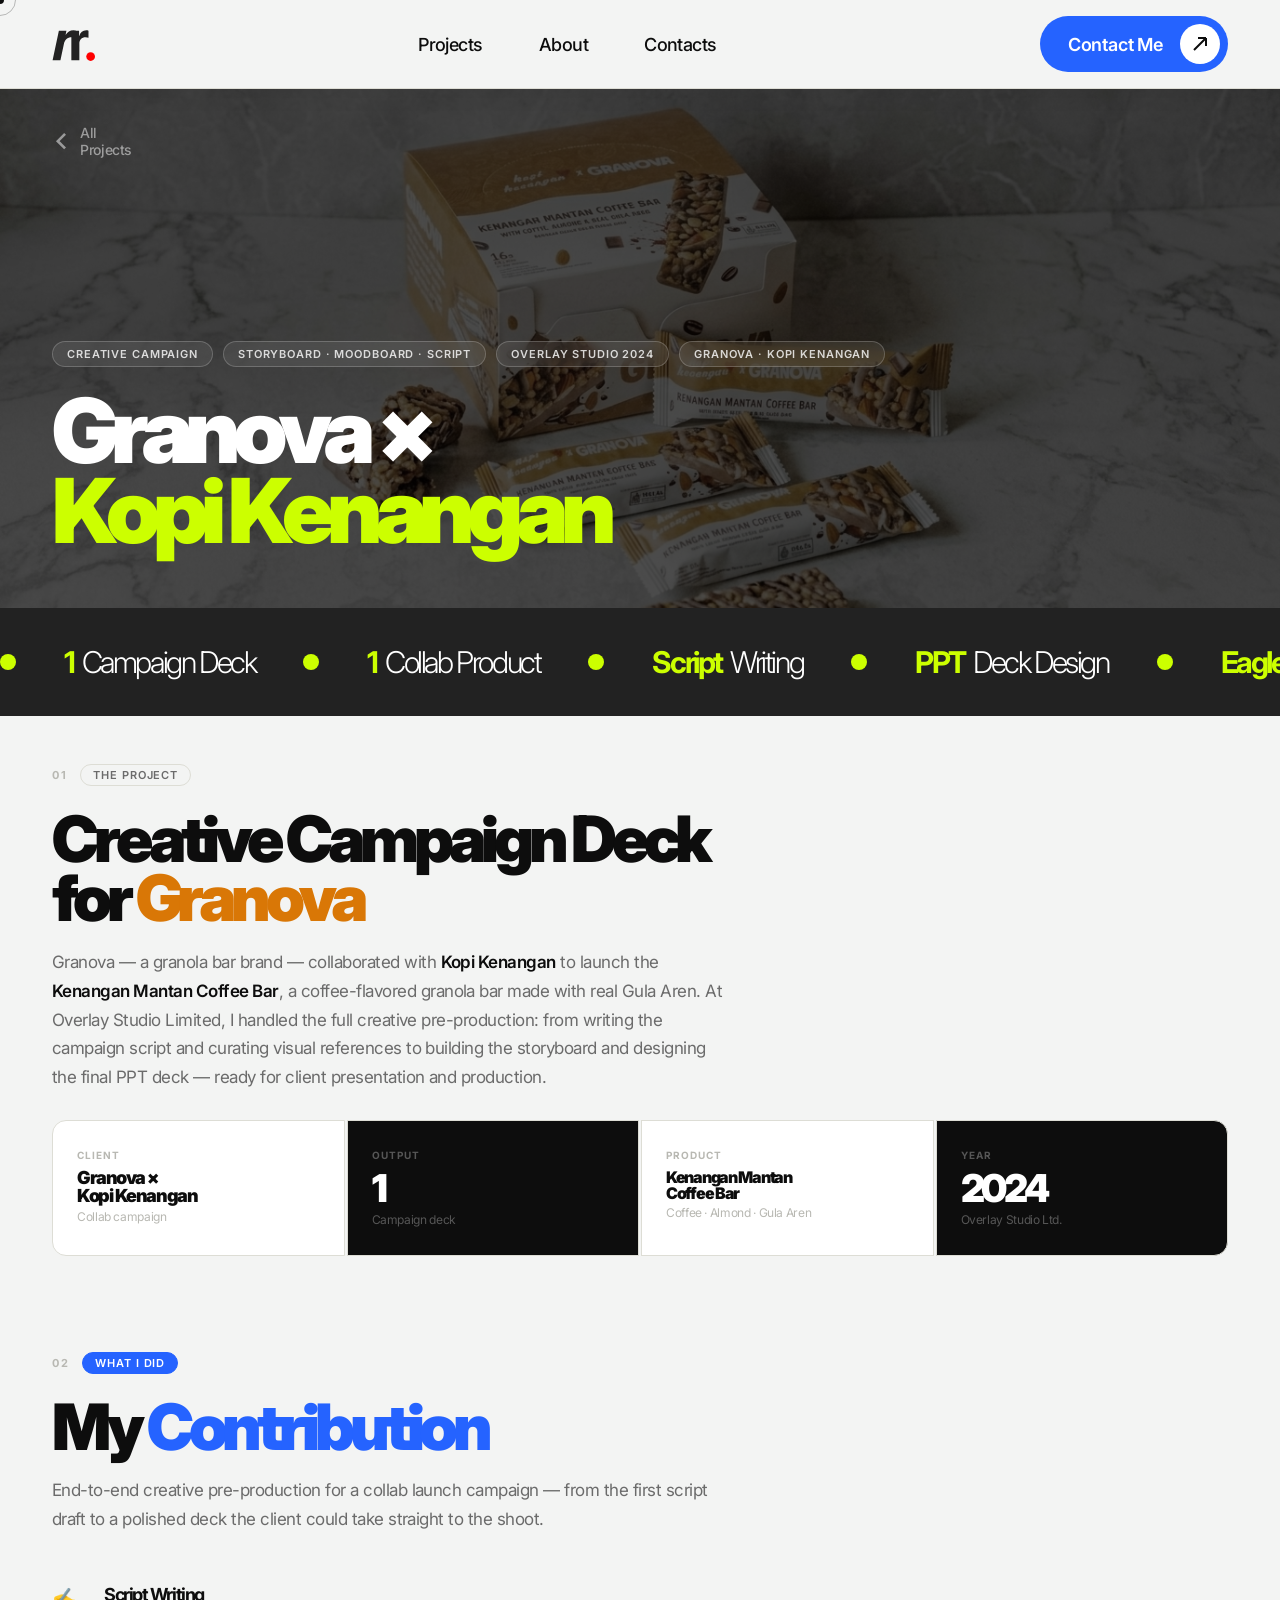
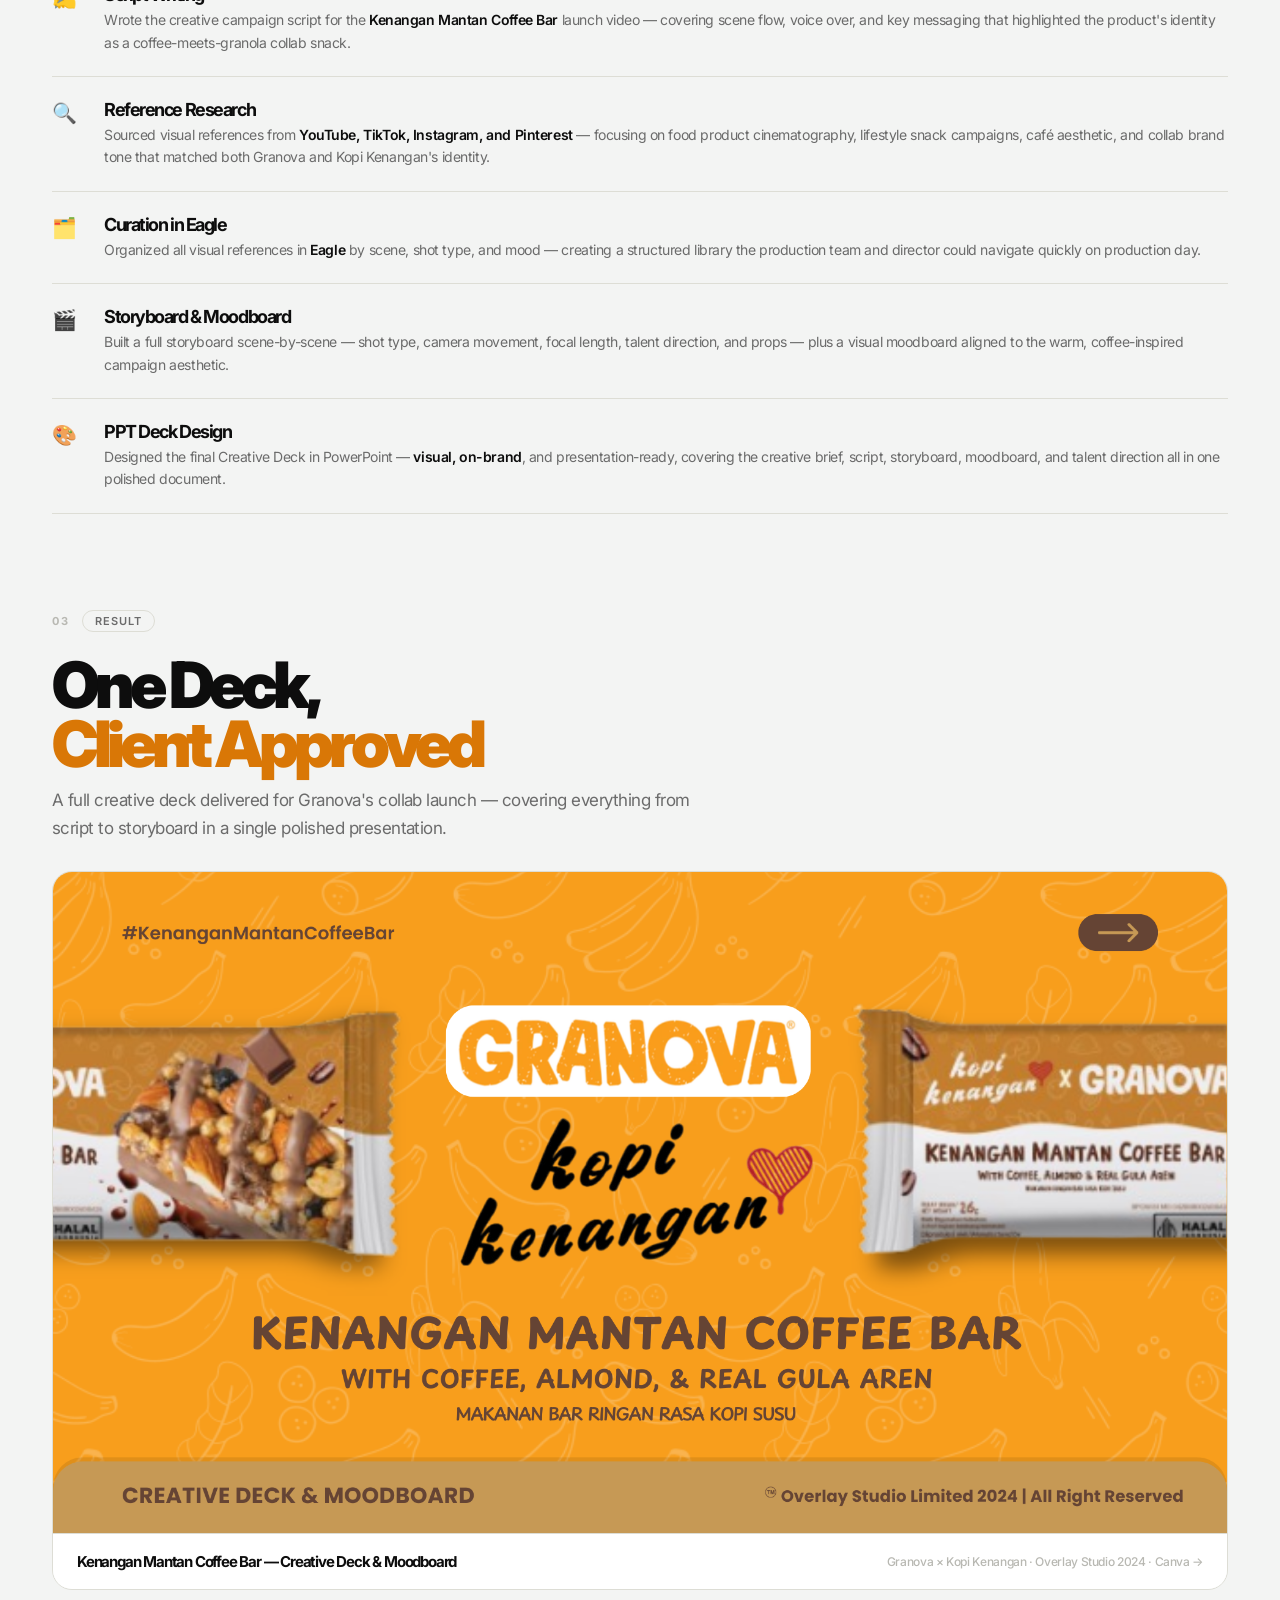
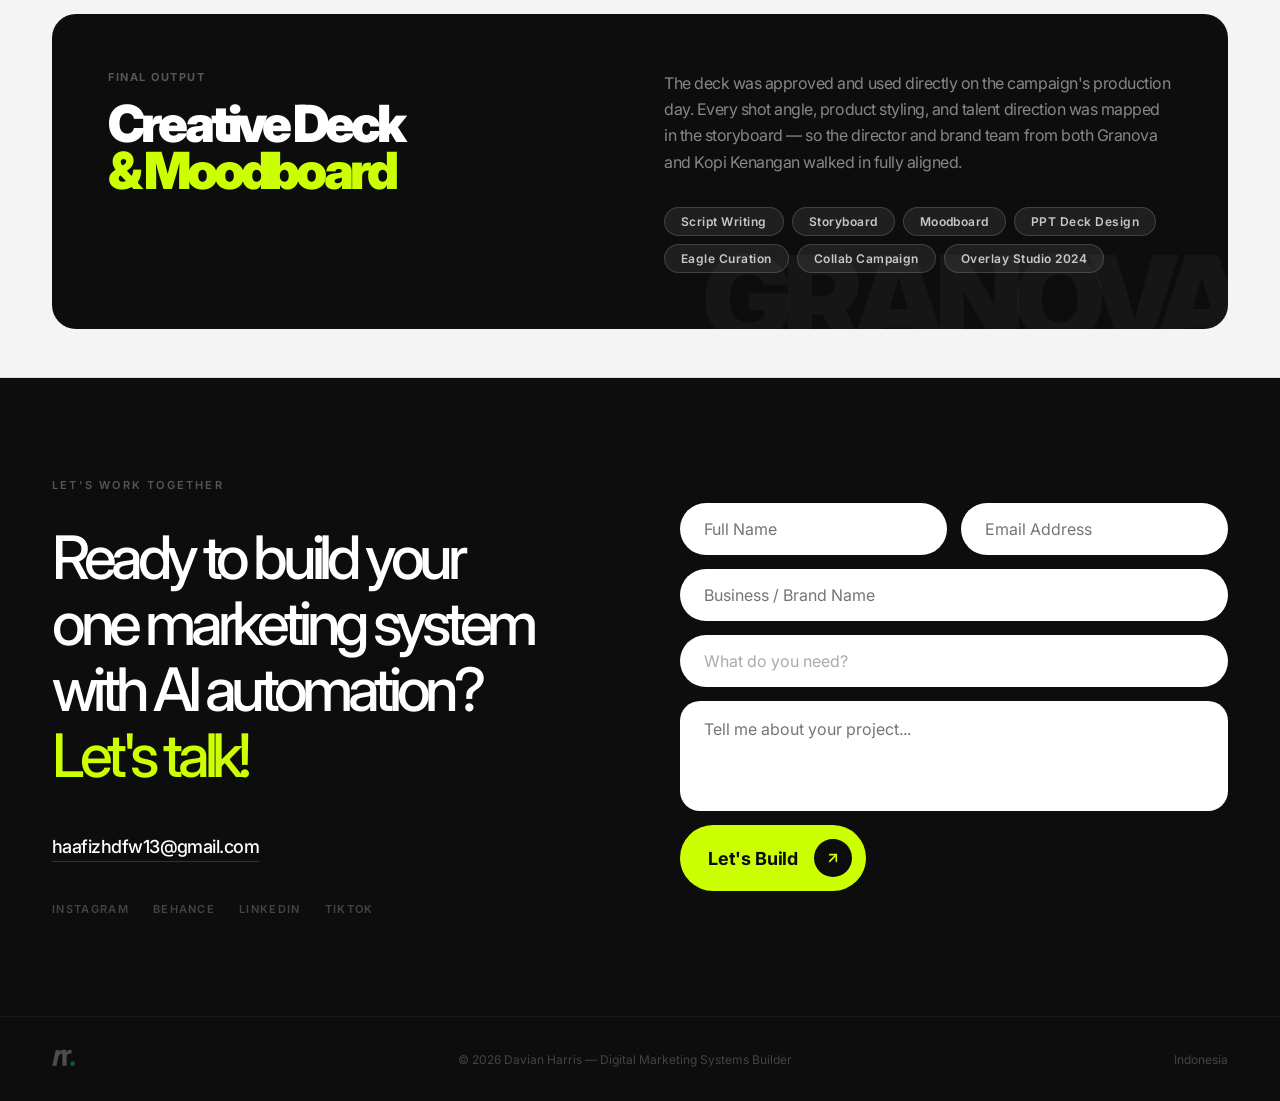
<file: granova (1).html>
<!DOCTYPE html>
<html lang="en">
<head>
  <meta charset="UTF-8" />
  <meta name="viewport" content="width=device-width, initial-scale=1.0" />
  <title>Granova × Kopi Kenangan — Creative Deck · Davian Harris</title>
  <link rel="preconnect" href="https://fonts.googleapis.com" />
  <link rel="preconnect" href="https://fonts.gstatic.com" crossorigin />
  <link href="https://fonts.googleapis.com/css2?family=Inter:wght@300;400;500;600;700;800;900&display=swap" rel="stylesheet" />
  <style>

    *, *::before, *::after { box-sizing: border-box; margin: 0; padding: 0; }

    :root {
      --bg:    #f3f4f3;
      --black: #0d0d0d;
      --gray:  #6b6b6b;
      --lgray: #b8b8b2;
      --blue:  #2563ff;
      --amber: #d97706;
      --white: #ffffff;
      --line:  #ddddd5;
      --ls-tight:  -0.08em;
      --ls-normal: -0.03em;
      --nav-h: 88px;
    }

    html { scroll-behavior: smooth; }
    body {
      font-family: 'Inter', -apple-system, BlinkMacSystemFont, sans-serif;
      background: var(--bg); color: var(--black);
      -webkit-font-smoothing: antialiased; cursor: none;
    }

    /* ── Cursor ── */
    .cur-dot {
      position: fixed; pointer-events: none; z-index: 9999;
      width: 8px; height: 8px; border-radius: 50%;
      background: var(--black); transform: translate(-50%,-50%);
    }
    .cur-ring {
      position: fixed; pointer-events: none; z-index: 9998;
      width: 32px; height: 32px; border-radius: 50%;
      border: 1.5px solid rgba(0,0,0,.25); transform: translate(-50%,-50%);
      transition: width .25s, height .25s;
    }

    /* ── Nav ── */
    nav {
      position: fixed; top: 0; left: 0; right: 0; z-index: 200;
      height: var(--nav-h); display: flex; align-items: center;
      padding: 0 52px; background: var(--bg);
      box-shadow: 0 1px 0 var(--line), 0 4px 24px rgba(0,0,0,0.06);
    }
    .nav-logo { display: flex; align-items: center; margin-right: auto; text-decoration: none; }
    .nav-logo img { height: 60px; width: auto; display: block; }
    .nav-center { flex: 1; display: flex; justify-content: center; gap: 56px; list-style: none; }
    .nav-center a {
      font-size: 18px; font-weight: 500; letter-spacing: var(--ls-normal);
      color: var(--black); text-decoration: none; transition: opacity .2s;
    }
    .nav-center a:hover { opacity: .45; }
    .nav-right { display: flex; align-items: center; flex-shrink: 0; }
    .nav-btn {
      display: inline-flex; align-items: center;
      padding: 8px 8px 8px 28px; background: var(--blue); color: var(--white);
      font-size: 18px; font-weight: 600; letter-spacing: -0.01em;
      text-decoration: none; border-radius: 100px;
      transition: background .2s, transform .15s; white-space: nowrap;
    }
    .nav-btn:hover { background: #1a4de0; transform: scale(1.03); }
    .nav-btn-icon {
      display: flex; align-items: center; justify-content: center;
      width: 40px; height: 40px; background: var(--white);
      border-radius: 50%; margin-left: 16px;
      transition: transform .2s;
    }
    .nav-btn:hover .nav-btn-icon { transform: rotate(45deg); }
    .nav-btn-icon svg { width: 18px; height: 18px; color: var(--black); }

    /* ── Hero ── */
    .hero {
      position: relative; height: 520px; overflow: hidden;
      background: #111; margin-top: var(--nav-h);
    }
    .hero-img {
      position: absolute; inset: 0; width: 100%; height: 100%;
      object-fit: cover; filter: brightness(.3) saturate(.6);
    }
    .hero-inner {
      position: relative; z-index: 2; height: 100%;
      display: flex; flex-direction: column;
      justify-content: flex-end; padding: 56px 52px;
    }
    .hero-back {
      position: absolute; top: 36px; left: 52px;
      display: flex; align-items: center; gap: 8px;
      font-size: 14px; font-weight: 500; letter-spacing: var(--ls-normal);
      color: rgba(255,255,255,.5); text-decoration: none; transition: color .2s;
    }
    .hero-back:hover { color: var(--white); }
    .hero-chips { display: flex; gap: 10px; flex-wrap: wrap; margin-bottom: 24px; }
    .hero-chip {
      padding: 5px 14px; border: 1px solid rgba(255,255,255,.2);
      background: rgba(255,255,255,.08); backdrop-filter: blur(8px);
      border-radius: 100px; font-size: 11px; font-weight: 600;
      letter-spacing: .08em; color: rgba(255,255,255,.8); text-transform: uppercase;
    }
    .hero-title {
      font-size: clamp(56px, 7vw, 96px); font-weight: 900;
      letter-spacing: var(--ls-tight); line-height: 0.9; color: var(--white);
    }
    .hero-title span { color: #CCFF00; }

    /* ── Stats bar ── */
    .stats-bar { background: #222; overflow: hidden; padding: 36px 0; }
    .stats-inner {
      display: flex; align-items: center; gap: 48px;
      width: max-content; animation: marquee 30s linear infinite;
    }
    .stats-inner:hover { animation-play-state: paused; }
    @keyframes marquee { from { transform: translateX(0); } to { transform: translateX(-50%); } }
    .stat-bullet { width: 16px; height: 16px; border-radius: 50%; background: #CCFF00; flex-shrink: 0; }
    .stat-item { display: flex; align-items: baseline; gap: 8px; white-space: nowrap; }
    .stat-n { font-weight: 700; font-size: 30px; letter-spacing: var(--ls-tight); color: #CCFF00; }
    .stat-l { font-weight: 300; font-size: 30px; letter-spacing: var(--ls-tight); color: #fff; }

    /* ── Sections ── */
    .section { padding: 48px 52px; }

    .eyebrow { display: flex; align-items: center; gap: 12px; margin-bottom: 24px; }
    .eyebrow-num { font-size: 11px; font-weight: 700; letter-spacing: .2em; color: var(--lgray); text-transform: uppercase; }
    .eyebrow-tag {
      font-size: 11px; font-weight: 600; letter-spacing: .08em; text-transform: uppercase;
      padding: 3px 12px; border: 1px solid var(--line); border-radius: 100px; color: var(--gray);
    }
    .eyebrow-tag.black  { background: var(--black);  color: var(--white); border-color: var(--black); }
    .eyebrow-tag.blue   { background: var(--blue);   color: var(--white); border-color: var(--blue); }
    .eyebrow-tag.amber  { background: var(--amber);  color: var(--white); border-color: var(--amber); }

    .section-title {
      font-size: clamp(40px, 5vw, 72px); font-weight: 900;
      letter-spacing: var(--ls-tight); line-height: 0.92;
      color: var(--black); margin-bottom: 20px;
    }
    .section-title em         { font-style: normal; color: var(--blue); }
    .section-title em.amber   { color: var(--amber); }

    .section-lead {
      font-size: 17px; font-weight: 400; color: var(--gray);
      line-height: 1.7; letter-spacing: var(--ls-normal);
      max-width: 680px; margin-bottom: 28px;
    }
    .section-lead strong { color: var(--black); font-weight: 600; }

    /* ── Stat row ── */
    .stat-row { display: grid; gap: 2px; margin-bottom: 48px; }
    .stat-row-4 { grid-template-columns: repeat(4,1fr); }
    .stat-row-3 { grid-template-columns: repeat(3,1fr); }
    .stat-cell {
      background: var(--white); padding: 28px 24px;
      border: 1px solid var(--line);
    }
    .stat-cell.dark { background: var(--black); }
    .stat-cell:first-child { border-radius: 14px 0 0 14px; }
    .stat-cell:last-child  { border-radius: 0 14px 14px 0; }
    .stat-label { font-size: 10px; font-weight: 700; letter-spacing: .1em; text-transform: uppercase; color: var(--lgray); margin-bottom: 8px; }
    .stat-cell.dark .stat-label { color: rgba(255,255,255,.3); }
    .stat-value { font-size: clamp(24px,3vw,40px); font-weight: 900; letter-spacing: var(--ls-tight); color: var(--black); line-height: 1; margin-bottom: 4px; }
    .stat-cell.dark .stat-value { color: var(--white); }
    .stat-note { font-size: 12px; color: var(--lgray); letter-spacing: var(--ls-normal); }
    .stat-cell.dark .stat-note { color: rgba(255,255,255,.3); }

    /* ── Role list ── */
    .role-list { display: flex; flex-direction: column; margin-bottom: 0; }
    .role-row {
      display: flex; align-items: flex-start; gap: 20px;
      padding: 22px 0; border-bottom: 1px solid var(--line);
    }
    .role-row:first-child { border-top: none; }
    .role-icon { font-size: 20px; flex-shrink: 0; padding-top: 2px; width: 32px; }
    .role-title { font-size: 18px; font-weight: 700; letter-spacing: var(--ls-tight); color: var(--black); margin-bottom: 4px; }
    .role-desc { font-size: 14px; color: var(--gray); line-height: 1.6; letter-spacing: var(--ls-normal); }
    .role-desc strong { color: var(--black); font-weight: 600; }

    /* ── Single deck preview ── */
    .deck-preview {
      display: block; text-decoration: none;
      border: 1px solid var(--line); border-radius: 20px;
      overflow: hidden; margin-bottom: 24px;
      transition: transform .25s, box-shadow .25s;
    }
    .deck-preview:hover {
      transform: translateY(-4px);
      box-shadow: 0 12px 48px rgba(0,0,0,0.12);
    }
    .deck-preview-img {
      position: relative; width: 100%; aspect-ratio: 16/9; overflow: hidden;
      background: #e0e0e0;
    }
    .deck-preview-img img {
      width: 100%; height: 100%; object-fit: cover; display: block;
      transition: transform .4s;
    }
    .deck-preview:hover .deck-preview-img img { transform: scale(1.03); }
    .deck-preview-overlay {
      position: absolute; inset: 0;
      background: rgba(0,0,0,0);
      display: flex; align-items: center; justify-content: center;
      transition: background .25s;
    }
    .deck-preview:hover .deck-preview-overlay { background: rgba(0,0,0,.35); }
    .deck-preview-btn {
      display: inline-flex; align-items: center; gap: 10px;
      padding: 12px 28px; background: var(--white); border-radius: 100px;
      font-size: 15px; font-weight: 700; letter-spacing: var(--ls-tight);
      color: var(--black);
      opacity: 0; transform: translateY(8px);
      transition: opacity .25s, transform .25s;
    }
    .deck-preview-btn svg { width: 16px; height: 16px; }
    .deck-preview:hover .deck-preview-btn { opacity: 1; transform: none; }
    .deck-preview-footer {
      background: var(--white); padding: 18px 24px;
      display: flex; align-items: center; justify-content: space-between;
      border-top: 1px solid var(--line);
    }
    .deck-preview-label {
      font-size: 15px; font-weight: 700; letter-spacing: var(--ls-tight);
      color: var(--black);
    }
    .deck-preview-sub {
      font-size: 12px; font-weight: 500; color: var(--lgray);
      letter-spacing: var(--ls-normal);
    }

    /* ── Dark CTA ── */
    .cta-banner {
      background: var(--black); border-radius: 24px;
      padding: 56px; position: relative; overflow: hidden;
      display: grid;
      grid-template-columns: 1fr 1fr;
      gap: 48px;
      align-items: start;
    }
    .cta-banner::before {
      content: 'GRANOVA'; position: absolute; right: -10px; bottom: -30px;
      font-size: 120px; font-weight: 900; letter-spacing: var(--ls-tight);
      color: rgba(255,255,255,.04); line-height: 1; pointer-events: none;
    }
    .cta-eyebrow { font-size: 11px; font-weight: 700; letter-spacing: .14em; text-transform: uppercase; color: rgba(255,255,255,.3); margin-bottom: 16px; }
    .cta-title { font-size: clamp(32px,4vw,56px); font-weight: 900; letter-spacing: var(--ls-tight); line-height: 0.93; color: var(--white); margin-bottom: 0; }
    .cta-title span { color: #CCFF00; }
    .cta-desc { font-size: 16px; color: rgba(255,255,255,.5); line-height: 1.65; letter-spacing: var(--ls-normal); margin-bottom: 32px; }
    .cta-specs { display: flex; flex-wrap: wrap; gap: 8px; }
    .cta-spec {
      padding: 6px 16px; background: rgba(255,255,255,.08);
      border: 1px solid rgba(255,255,255,.15); border-radius: 100px;
      font-size: 12px; font-weight: 600; letter-spacing: .04em; color: rgba(255,255,255,.75);
    }

    /* ── Reveal ── */
    .reveal { opacity: 0; transform: translateY(20px); transition: opacity .6s ease, transform .6s ease; }
    .reveal.visible { opacity: 1; transform: none; }

    /* ── Mobile ── */
    @media (max-width: 768px) {
      nav { padding: 0 24px; }
      .nav-center { display: none; }
      .section { padding: 56px 24px; }
      .hero-inner { padding: 40px 24px; }
      .hero-back { left: 24px; }
      .stat-row-4 { grid-template-columns: 1fr 1fr; }
      .cta-banner { padding: 36px 28px; grid-template-columns: 1fr; gap: 28px; }
      #contact { grid-template-columns: 1fr !important; padding: 56px 24px !important; gap: 48px !important; }
      .cur-dot, .cur-ring { display: none; }
      body { cursor: auto; }
    }

  </style>
</head>
<body>

  <div class="cur-dot" id="curDot"></div>
  <div class="cur-ring" id="curRing"></div>

  <!-- ══ NAV ══ -->
  <nav>
    <a href="index.html" class="nav-logo">
      <img src="logo-portfolio.svg" alt="Davian Harris" />
    </a>
    <ul class="nav-center">
      <li><a href="index.html#projects">Projects</a></li>
      <li><a href="index.html#about">About</a></li>
      <li><a href="index.html#contact">Contacts</a></li>
    </ul>
    <div class="nav-right">
      <a href="index.html#contact" class="nav-btn">
        Contact Me
        <span class="nav-btn-icon">
          <svg viewBox="0 0 18 18" fill="none" stroke="currentColor" stroke-width="2">
            <path d="M3 15L15 3M15 3H7M15 3v8"/>
          </svg>
        </span>
      </a>
    </div>
  </nav>

  <!-- ══ HERO ══ -->
  <div class="hero">
    <img src="granova-bg.jpeg" alt="Granova x Kopi Kenangan" class="hero-img" />
    <div class="hero-inner">
      <a href="index.html" class="hero-back">
        <svg viewBox="0 0 14 14" fill="none" stroke="currentColor" stroke-width="1.8"><path d="M9 2L4 7l5 5"/></svg>
        All Projects
      </a>
      <div class="hero-chips">
        <div class="hero-chip">Creative Campaign</div>
        <div class="hero-chip">Storyboard · Moodboard · Script</div>
        <div class="hero-chip">Overlay Studio 2024</div>
        <div class="hero-chip">Granova · Kopi Kenangan</div>
      </div>
      <h1 class="hero-title">Granova ×<br><span>Kopi Kenangan</span></h1>
    </div>
  </div>

  <!-- ══ STATS BAR ══ -->
  <div class="stats-bar">
    <div class="stats-inner">
      <div class="stat-bullet"></div><div class="stat-item"><span class="stat-n">1</span><span class="stat-l">Campaign Deck</span></div>
      <div class="stat-bullet"></div><div class="stat-item"><span class="stat-n">1</span><span class="stat-l">Collab Product</span></div>
      <div class="stat-bullet"></div><div class="stat-item"><span class="stat-n">Script</span><span class="stat-l">Writing</span></div>
      <div class="stat-bullet"></div><div class="stat-item"><span class="stat-n">PPT</span><span class="stat-l">Deck Design</span></div>
      <div class="stat-bullet"></div><div class="stat-item"><span class="stat-n">Eagle</span><span class="stat-l">Curation</span></div>
      <div class="stat-bullet"></div><div class="stat-item"><span class="stat-n">Storyboard</span><span class="stat-l">& Moodboard</span></div>
      <!-- duplicate -->
      <div class="stat-bullet"></div><div class="stat-item"><span class="stat-n">1</span><span class="stat-l">Campaign Deck</span></div>
      <div class="stat-bullet"></div><div class="stat-item"><span class="stat-n">1</span><span class="stat-l">Collab Product</span></div>
      <div class="stat-bullet"></div><div class="stat-item"><span class="stat-n">Script</span><span class="stat-l">Writing</span></div>
      <div class="stat-bullet"></div><div class="stat-item"><span class="stat-n">PPT</span><span class="stat-l">Deck Design</span></div>
      <div class="stat-bullet"></div><div class="stat-item"><span class="stat-n">Eagle</span><span class="stat-l">Curation</span></div>
      <div class="stat-bullet"></div><div class="stat-item"><span class="stat-n">Storyboard</span><span class="stat-l">& Moodboard</span></div>
    </div>
  </div>

  <!-- ══ 01 PROJECT ══ -->
  <section class="section reveal">
    <div class="eyebrow">
      <span class="eyebrow-num">01</span>
      <span class="eyebrow-tag">The Project</span>
    </div>
    <h2 class="section-title">Creative Campaign Deck<br>for <em class="amber">Granova</em></h2>
    <p class="section-lead">
      Granova — a granola bar brand — collaborated with <strong>Kopi Kenangan</strong> to launch the <strong>Kenangan Mantan Coffee Bar</strong>, a coffee-flavored granola bar made with real Gula Aren. At Overlay Studio Limited, I handled the full creative pre-production: from writing the campaign script and curating visual references to building the storyboard and designing the final PPT deck — ready for client presentation and production.
    </p>

    <div class="stat-row stat-row-4" style="margin-bottom:0;">
      <div class="stat-cell">
        <div class="stat-label">Client</div>
        <div class="stat-value" style="font-size:18px;">Granova ×<br>Kopi Kenangan</div>
        <div class="stat-note">Collab campaign</div>
      </div>
      <div class="stat-cell dark">
        <div class="stat-label">Output</div>
        <div class="stat-value">1</div>
        <div class="stat-note">Campaign deck</div>
      </div>
      <div class="stat-cell">
        <div class="stat-label">Product</div>
        <div class="stat-value" style="font-size:16px;">Kenangan Mantan<br>Coffee Bar</div>
        <div class="stat-note">Coffee · Almond · Gula Aren</div>
      </div>
      <div class="stat-cell dark">
        <div class="stat-label">Year</div>
        <div class="stat-value">2024</div>
        <div class="stat-note">Overlay Studio Ltd.</div>
      </div>
    </div>
  </section>

  <!-- ══ 02 WHAT I DID ══ -->
  <section class="section reveal">
    <div class="eyebrow">
      <span class="eyebrow-num">02</span>
      <span class="eyebrow-tag blue">What I Did</span>
    </div>
    <h2 class="section-title">My <em>Contribution</em></h2>
    <p class="section-lead">
      End-to-end creative pre-production for a collab launch campaign — from the first script draft to a polished deck the client could take straight to the shoot.
    </p>

    <div class="role-list">
      <div class="role-row">
        <div class="role-icon">✍️</div>
        <div>
          <div class="role-title">Script Writing</div>
          <div class="role-desc">Wrote the creative campaign script for the <strong>Kenangan Mantan Coffee Bar</strong> launch video — covering scene flow, voice over, and key messaging that highlighted the product's identity as a coffee-meets-granola collab snack.</div>
        </div>
      </div>
      <div class="role-row">
        <div class="role-icon">🔍</div>
        <div>
          <div class="role-title">Reference Research</div>
          <div class="role-desc">Sourced visual references from <strong>YouTube, TikTok, Instagram, and Pinterest</strong> — focusing on food product cinematography, lifestyle snack campaigns, café aesthetic, and collab brand tone that matched both Granova and Kopi Kenangan's identity.</div>
        </div>
      </div>
      <div class="role-row">
        <div class="role-icon">🗂️</div>
        <div>
          <div class="role-title">Curation in Eagle</div>
          <div class="role-desc">Organized all visual references in <strong>Eagle</strong> by scene, shot type, and mood — creating a structured library the production team and director could navigate quickly on production day.</div>
        </div>
      </div>
      <div class="role-row">
        <div class="role-icon">🎬</div>
        <div>
          <div class="role-title">Storyboard & Moodboard</div>
          <div class="role-desc">Built a full storyboard scene-by-scene — shot type, camera movement, focal length, talent direction, and props — plus a visual moodboard aligned to the warm, coffee-inspired campaign aesthetic.</div>
        </div>
      </div>
      <div class="role-row">
        <div class="role-icon">🎨</div>
        <div>
          <div class="role-title">PPT Deck Design</div>
          <div class="role-desc">Designed the final Creative Deck in PowerPoint — <strong>visual, on-brand</strong>, and presentation-ready, covering the creative brief, script, storyboard, moodboard, and talent direction all in one polished document.</div>
        </div>
      </div>
    </div>
  </section>

  <!-- ══ 03 RESULT ══ -->
  <section class="section reveal">
    <div class="eyebrow">
      <span class="eyebrow-num">03</span>
      <span class="eyebrow-tag">Result</span>
    </div>
    <h2 class="section-title" style="margin-bottom:12px;">One Deck,<br><em class="amber">Client Approved</em></h2>
    <p class="section-lead">A full creative deck delivered for Granova's collab launch — covering everything from script to storyboard in a single polished presentation.</p>

    <!-- Single deck preview -->
    <a href="https://canva.link/n9wke4d8b727tfj" target="_blank" rel="noopener" class="deck-preview">
      <div class="deck-preview-img">
        <img src="granova-deck-thumb.jpeg" alt="Granova × Kopi Kenangan Creative Deck" />
        <div class="deck-preview-overlay">
          <div class="deck-preview-btn">
            <svg viewBox="0 0 18 18" fill="none" stroke="currentColor" stroke-width="2"><path d="M3 15L15 3M15 3H7M15 3v8"/></svg>
            View Full Deck
          </div>
        </div>
      </div>
      <div class="deck-preview-footer">
        <div class="deck-preview-label">Kenangan Mantan Coffee Bar — Creative Deck & Moodboard</div>
        <div class="deck-preview-sub">Granova × Kopi Kenangan · Overlay Studio 2024 · Canva →</div>
      </div>
    </a>

    <div class="cta-banner">
      <div class="cta-left">
        <div class="cta-eyebrow">Final Output</div>
        <div class="cta-title">Creative Deck<br><span>& Moodboard</span></div>
      </div>
      <div class="cta-right">
        <div class="cta-desc">
          The deck was approved and used directly on the campaign's production day. Every shot angle, product styling, and talent direction was mapped in the storyboard — so the director and brand team from both Granova and Kopi Kenangan walked in fully aligned.
        </div>
        <div class="cta-specs">
          <div class="cta-spec">Script Writing</div>
          <div class="cta-spec">Storyboard</div>
          <div class="cta-spec">Moodboard</div>
          <div class="cta-spec">PPT Deck Design</div>
          <div class="cta-spec">Eagle Curation</div>
          <div class="cta-spec">Collab Campaign</div>
          <div class="cta-spec">Overlay Studio 2024</div>
        </div>
      </div>
    </div>
  </section>

  <!-- ══ CONTACT ══ -->
  <section id="contact" style="padding:100px 52px;border-top:1px solid var(--line);background:#0d0d0d;color:#fff;display:grid;grid-template-columns:1fr 1fr;gap:80px;align-items:center;">

    <div style="display:flex;flex-direction:column;align-items:flex-start;text-align:left;">
      <div style="font-size:11px;font-weight:600;letter-spacing:.2em;text-transform:uppercase;color:#555;margin-bottom:32px;">Let's Work Together</div>
      <h2 style="font-family:'Inter',sans-serif;font-size:60px;font-weight:500;letter-spacing:-0.09em;line-height:1.1;color:#fff;margin-bottom:48px;">
        Ready to build your<br>one marketing system<br>with AI automation?<br><span style="color:#CCFF00;">Let's talk!</span>
      </h2>
      <a href="mailto:haafizhdfw13@gmail.com" style="display:inline-block;font-size:18px;font-weight:500;letter-spacing:-0.03em;color:#fff;text-decoration:none;border-bottom:1px solid #333;padding-bottom:4px;margin-bottom:40px;transition:border-color .2s;">haafizhdfw13@gmail.com</a>
      <div style="display:flex;gap:24px;flex-wrap:wrap;">
        <a href="https://www.instagram.com/haafizhdfw/" target="_blank" style="font-size:11px;font-weight:600;letter-spacing:.12em;text-transform:uppercase;color:#444;text-decoration:none;">Instagram</a>
        <a href="#" target="_blank" style="font-size:11px;font-weight:600;letter-spacing:.12em;text-transform:uppercase;color:#444;text-decoration:none;">Behance</a>
        <a href="https://www.linkedin.com/in/haafizhdfw/" target="_blank" style="font-size:11px;font-weight:600;letter-spacing:.12em;text-transform:uppercase;color:#444;text-decoration:none;">LinkedIn</a>
        <a href="https://www.tiktok.com/@haafizhdfw" target="_blank" style="font-size:11px;font-weight:600;letter-spacing:.12em;text-transform:uppercase;color:#444;text-decoration:none;">TikTok</a>
      </div>
    </div>

    <div>
      <form style="display:flex;flex-direction:column;gap:14px;" onsubmit="handleFormSubmit(event)">
        <div style="display:grid;grid-template-columns:1fr 1fr;gap:14px;">
          <input type="text" placeholder="Full Name" required style="width:100%;background:#fff;border:none;border-radius:100px;padding:16px 24px;font-family:'Inter',sans-serif;font-size:16px;color:#0d0d0d;outline:none;" />
          <input type="email" placeholder="Email Address" required style="width:100%;background:#fff;border:none;border-radius:100px;padding:16px 24px;font-family:'Inter',sans-serif;font-size:16px;color:#0d0d0d;outline:none;" />
        </div>
        <input type="text" placeholder="Business / Brand Name" style="width:100%;background:#fff;border:none;border-radius:100px;padding:16px 24px;font-family:'Inter',sans-serif;font-size:16px;color:#0d0d0d;outline:none;" />
        <select id="contactService" onchange="this.style.color='#0d0d0d'" style="width:100%;background:#fff;border:none;border-radius:100px;padding:16px 24px;font-family:'Inter',sans-serif;font-size:16px;color:#aaa;outline:none;-webkit-appearance:none;">
          <option value="" disabled selected>What do you need?</option>
          <option>Social Media Management</option>
          <option>Paid Ads (Meta / Google)</option>
          <option>SEO & Landing Page Optimization</option>
          <option>CRM & AI Automation</option>
          <option>Full-Stack Marketing System</option>
          <option>Other</option>
        </select>
        <textarea placeholder="Tell me about your project..." style="width:100%;background:#fff;border:none;border-radius:20px;padding:16px 24px;font-family:'Inter',sans-serif;font-size:16px;color:#0d0d0d;outline:none;resize:none;height:110px;line-height:1.6;"></textarea>
        <button type="submit" id="granovaContactBtn" style="display:inline-flex;align-items:center;gap:0;padding:14px 14px 14px 28px;background:#CCFF00;color:#0d0d0d;font-family:'Inter',sans-serif;font-size:18px;font-weight:700;letter-spacing:-0.01em;border:none;border-radius:100px;cursor:pointer;width:fit-content;transition:background .2s,transform .15s;">
          Let's Build
          <span style="display:flex;align-items:center;justify-content:center;width:38px;height:38px;background:#0d0d0d;border-radius:50%;margin-left:16px;flex-shrink:0;transition:transform .2s;">
            <svg viewBox="0 0 24 24" fill="none" stroke="#CCFF00" stroke-width="2.5" stroke-linecap="round" stroke-linejoin="round" style="width:16px;height:16px;"><line x1="7" y1="17" x2="17" y2="7"/><polyline points="7 7 17 7 17 17"/></svg>
          </span>
        </button>
      </form>
    </div>
  </section>

  <!-- ══ FOOTER ══ -->
  <footer style="background:#0d0d0d;padding:24px 52px;border-top:1px solid #1a1a1a;display:flex;justify-content:space-between;align-items:center;">
    <a href="index.html"><img src="logo-portfolio.svg" alt="hd." style="height:32px;opacity:.3;filter:invert(1);" /></a>
    <p style="font-size:12px;color:#444;">© 2026 Davian Harris — Digital Marketing Systems Builder</p>
    <p style="font-size:12px;color:#444;">Indonesia</p>
  </footer>

  <script>
    function handleFormSubmit(e) {
      e.preventDefault();
      const btn = document.getElementById('granovaContactBtn');
      btn.textContent = 'Sent! ✓';
      btn.style.background = '#00ff88';
      setTimeout(() => {
        btn.innerHTML = 'Let\'s Build <span style="display:flex;align-items:center;justify-content:center;width:38px;height:38px;background:#0d0d0d;border-radius:50%;margin-left:16px;"><svg viewBox="0 0 24 24" fill="none" stroke="#CCFF00" stroke-width="2.5" stroke-linecap="round" stroke-linejoin="round" style="width:16px;height:16px;"><line x1="7" y1="17" x2="17" y2="7"/><polyline points="7 7 17 7 17 17"/></svg></span>';
        btn.style.background = '#CCFF00';
        e.target.reset();
        document.getElementById('contactService').style.color = '#aaa';
      }, 3000);
    }
    const dot = document.getElementById('curDot');
    const ring = document.getElementById('curRing');
    let mx=0,my=0,rx=0,ry=0;
    document.addEventListener('mousemove', e => { mx=e.clientX; my=e.clientY; });
    (function loop(){
      rx+=(mx-rx)*.12; ry+=(my-ry)*.12;
      dot.style.left=mx+'px'; dot.style.top=my+'px';
      ring.style.left=rx+'px'; ring.style.top=ry+'px';
      requestAnimationFrame(loop);
    })();
    document.querySelectorAll('a,button').forEach(el=>{
      el.addEventListener('mouseenter',()=>{ring.style.width='52px';ring.style.height='52px';});
      el.addEventListener('mouseleave',()=>{ring.style.width='32px';ring.style.height='32px';});
    });
    const obs = new IntersectionObserver(entries=>{
      entries.forEach(e=>{ if(e.isIntersecting) e.target.classList.add('visible'); });
    },{threshold:.07});
    document.querySelectorAll('.reveal').forEach(el=>obs.observe(el));
  </script>

  <script src="https://bridgely-dashboard.vercel.app/widget.js" data-org-id="" async></script>
</body>
</html>
</file>
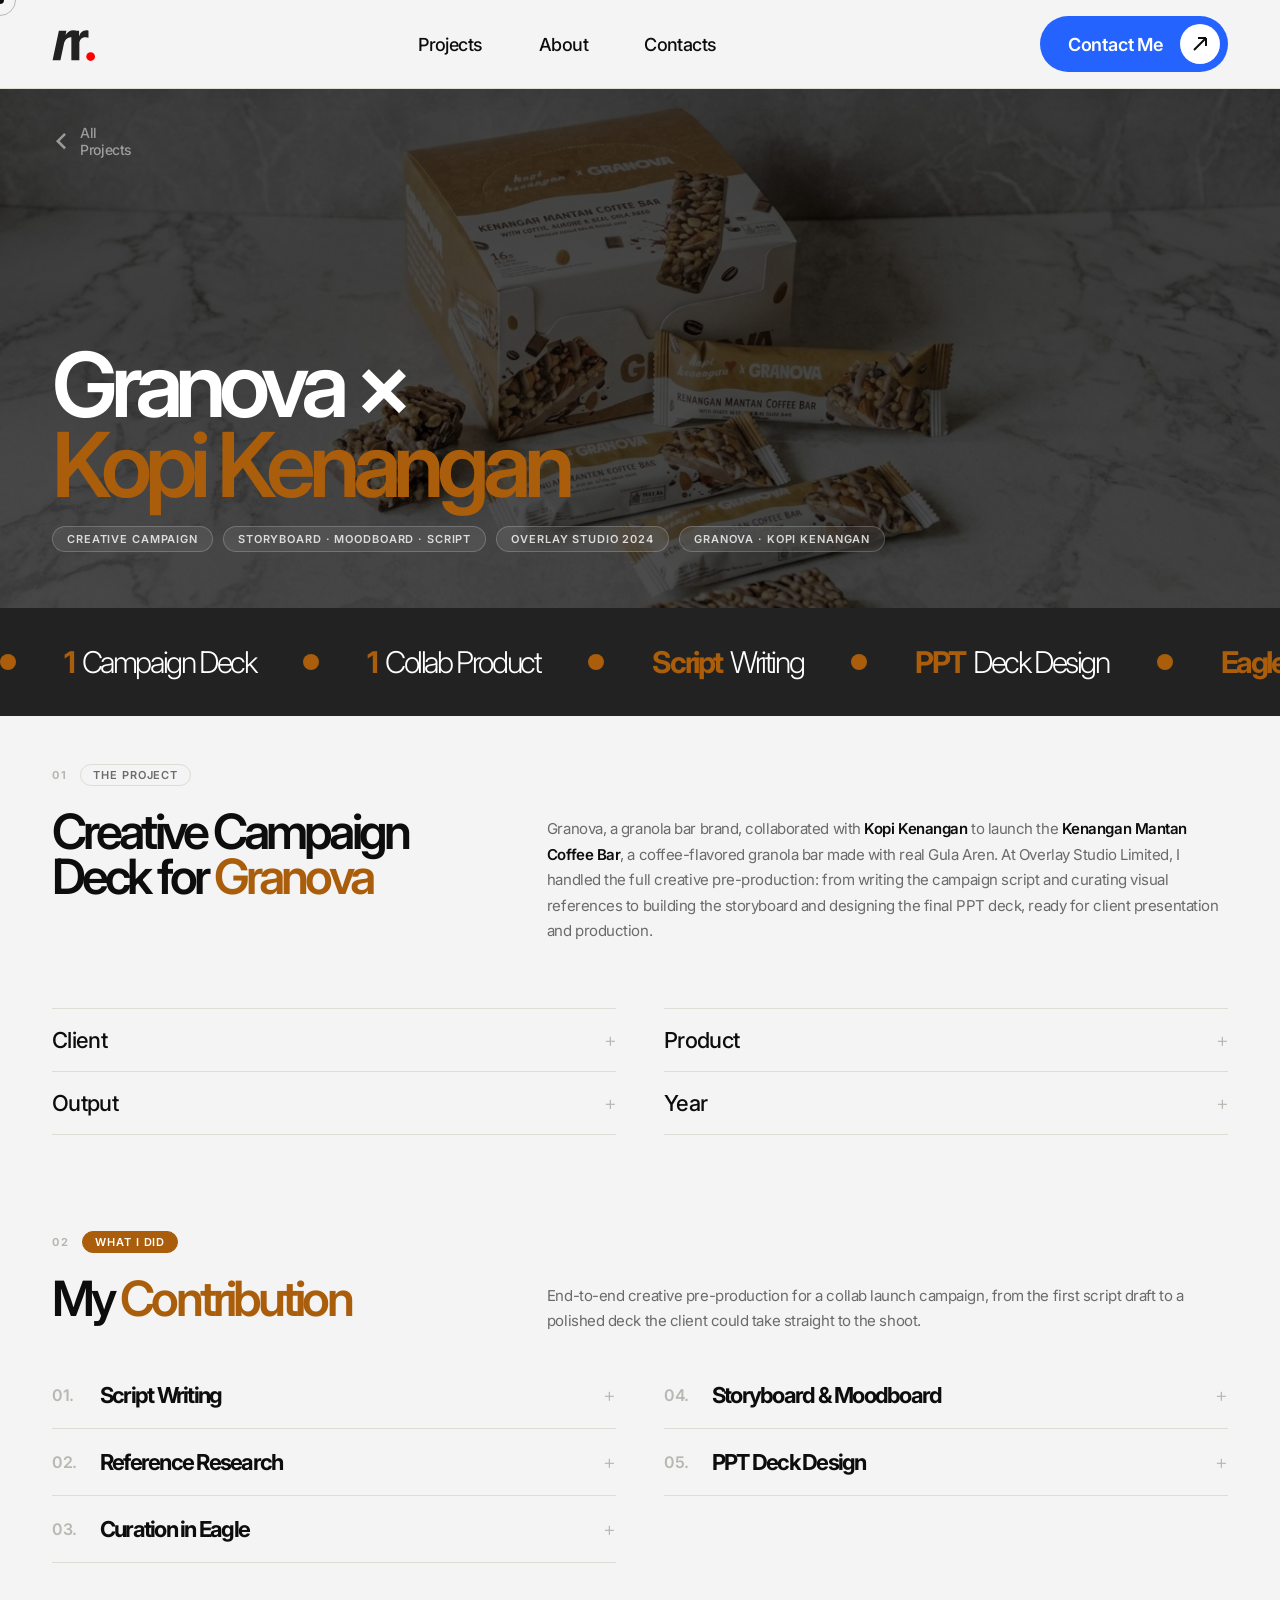
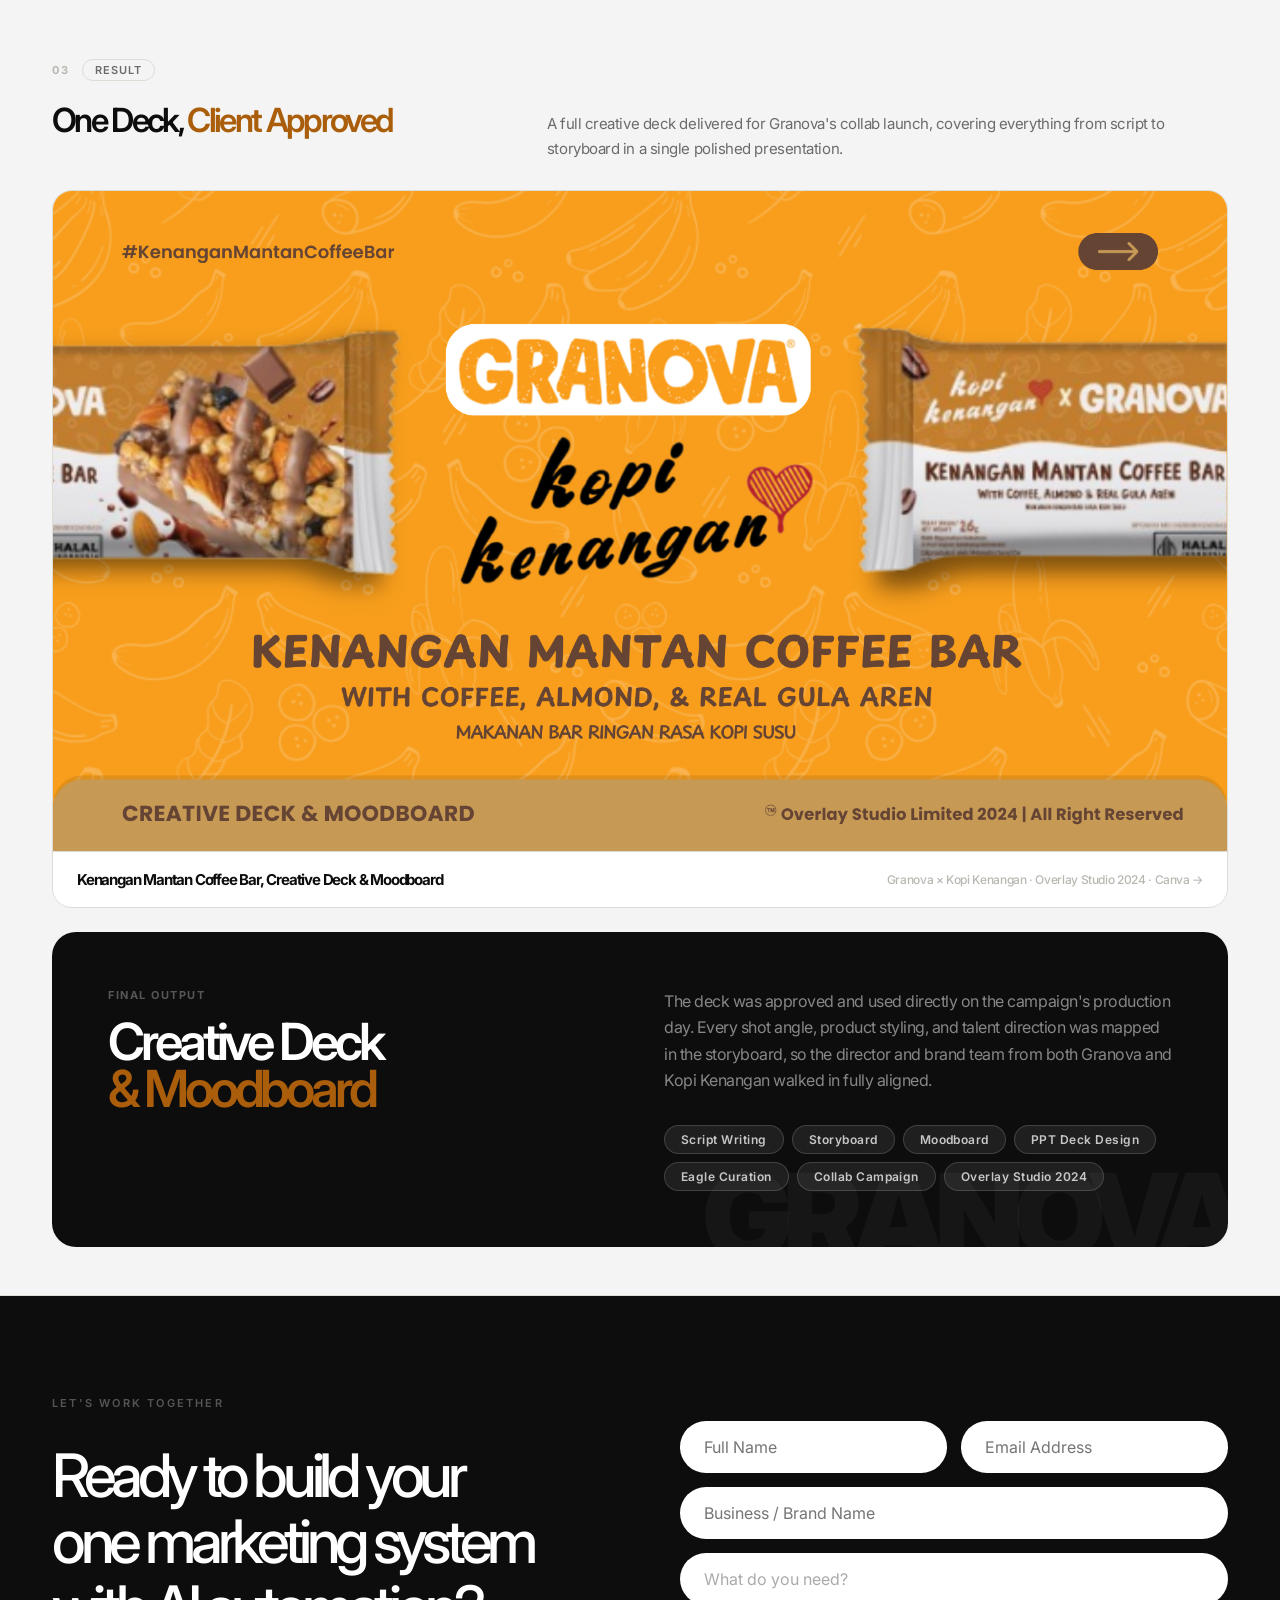
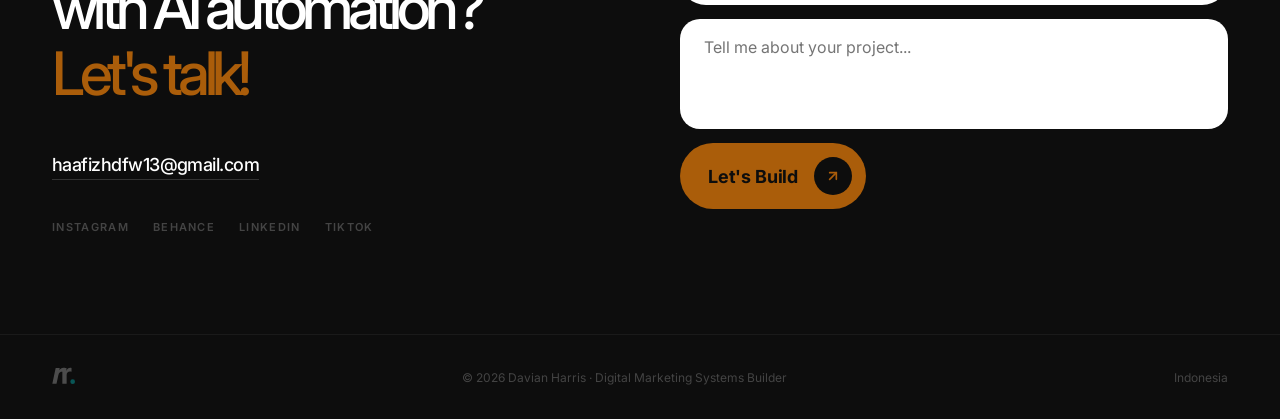
<file: granova.html>
<!DOCTYPE html>
<html lang="en">
<head>
  <meta charset="UTF-8" />
  <meta name="viewport" content="width=device-width, initial-scale=1.0" />
  <title>Granova × Kopi Kenangan — Creative Deck · Davian Harris</title>
  <link rel="preconnect" href="https://fonts.googleapis.com" />
  <link rel="preconnect" href="https://fonts.gstatic.com" crossorigin />
  <link href="https://fonts.googleapis.com/css2?family=Inter:wght@300;400;500;600;700;800;900&display=swap" rel="stylesheet" />
  <style>

    *, *::before, *::after { box-sizing: border-box; margin: 0; padding: 0; }

    :root {
      --bg:    #f3f4f3;
      --black: #0d0d0d;
      --gray:  #6b6b6b;
      --lgray: #b8b8b2;
      --blue:  #2563ff;
      --amber: #d97706;
      --white: #ffffff;
      --line:  #ddddd5;
      --ls-tight:  -0.08em;
      --ls-normal: -0.03em;
      --nav-h: 88px;
    }

    html { scroll-behavior: smooth; }
    body {
      font-family: 'Inter', -apple-system, BlinkMacSystemFont, sans-serif;
      background: var(--bg); color: var(--black);
      -webkit-font-smoothing: antialiased; cursor: none;
    }

    /* ── Cursor ── */
    .cur-dot {
      position: fixed; pointer-events: none; z-index: 9999;
      width: 8px; height: 8px; border-radius: 50%;
      background: var(--black); transform: translate(-50%,-50%);
    }
    .cur-ring {
      position: fixed; pointer-events: none; z-index: 9998;
      width: 32px; height: 32px; border-radius: 50%;
      border: 1.5px solid rgba(0,0,0,.25); transform: translate(-50%,-50%);
      transition: width .25s, height .25s;
    }

    /* ── Nav ── */
    nav {
      position: fixed; top: 0; left: 0; right: 0; z-index: 200;
      height: var(--nav-h); display: flex; align-items: center;
      padding: 0 52px; background: var(--bg);
      box-shadow: 0 1px 0 var(--line), 0 4px 24px rgba(0,0,0,0.06);
    }
    .nav-logo { display: flex; align-items: center; margin-right: auto; text-decoration: none; }
    .nav-logo img { height: 60px; width: auto; display: block; }
    .nav-center { flex: 1; display: flex; justify-content: center; gap: 56px; list-style: none; }
    .nav-center a {
      font-size: 18px; font-weight: 500; letter-spacing: var(--ls-normal);
      color: var(--black); text-decoration: none; transition: opacity .2s;
    }
    .nav-center a:hover { opacity: .45; }
    .nav-right { display: flex; align-items: center; flex-shrink: 0; }
    .nav-btn {
      display: inline-flex; align-items: center;
      padding: 8px 8px 8px 28px; background: var(--blue); color: var(--white);
      font-size: 18px; font-weight: 600; letter-spacing: -0.01em;
      text-decoration: none; border-radius: 100px;
      transition: background .2s, transform .15s; white-space: nowrap;
    }
    .nav-btn:hover { background: #1a4de0; transform: scale(1.03); }
    .nav-btn-icon {
      display: flex; align-items: center; justify-content: center;
      width: 40px; height: 40px; background: var(--white);
      border-radius: 50%; margin-left: 16px;
      transition: transform .2s;
    }
    .nav-btn:hover .nav-btn-icon { transform: rotate(45deg); }
    .nav-btn-icon svg { width: 18px; height: 18px; color: var(--black); }

    /* ── Hero ── */
    .hero {
      position: relative; height: 520px; overflow: hidden;
      background: #111; margin-top: var(--nav-h);
    }
    .hero-img {
      position: absolute; inset: 0; width: 100%; height: 100%;
      object-fit: cover; filter: brightness(.3) saturate(.6);
    }
    .hero-inner {
      position: relative; z-index: 2; height: 100%;
      display: flex; flex-direction: column;
      justify-content: flex-end; padding: 56px 52px;
    }
    .hero-back {
      position: absolute; top: 36px; left: 52px;
      display: flex; align-items: center; gap: 8px;
      font-size: 14px; font-weight: 500; letter-spacing: var(--ls-normal);
      color: rgba(255,255,255,.5); text-decoration: none; transition: color .2s;
    }
    .hero-back:hover { color: var(--white); }
    .hero-chips { display: flex; gap: 10px; flex-wrap: wrap; margin-bottom: 24px; }
    .hero-chips-below { margin-bottom: 0; margin-top: 20px; }
    .hero-chip {
      padding: 5px 14px; border: 1px solid rgba(255,255,255,.2);
      background: rgba(255,255,255,.08); backdrop-filter: blur(8px);
      border-radius: 100px; font-size: 11px; font-weight: 600;
      letter-spacing: .08em; color: rgba(255,255,255,.8); text-transform: uppercase;
    }
    .hero-title {
      font-size: clamp(56px, 7vw, 96px); font-weight: 600;
      letter-spacing: var(--ls-tight); line-height: 0.9; color: var(--white);
    }
    .hero-title span { color: #AA5D0A; }

    /* ── Stats bar ── */
    .stats-bar { background: #222; overflow: hidden; padding: 36px 0; }
    .stats-inner {
      display: flex; align-items: center; gap: 48px;
      width: max-content; animation: marquee 30s linear infinite;
    }
    .stats-inner:hover { animation-play-state: paused; }
    @keyframes marquee { from { transform: translateX(0); } to { transform: translateX(-50%); } }
    .stat-bullet { width: 16px; height: 16px; border-radius: 50%; background: #AA5D0A; flex-shrink: 0; }
    .stat-item { display: flex; align-items: baseline; gap: 8px; white-space: nowrap; }
    .stat-n { font-weight: 700; font-size: 30px; letter-spacing: var(--ls-tight); color: #AA5D0A; }
    .stat-l { font-weight: 300; font-size: 30px; letter-spacing: var(--ls-tight); color: #fff; }

    /* ── Sections ── */
    .section { padding: 48px 52px; }

    .eyebrow { display: flex; align-items: center; gap: 12px; margin-bottom: 24px; }
    .eyebrow-num { font-size: 11px; font-weight: 700; letter-spacing: .2em; color: var(--lgray); text-transform: uppercase; }
    .eyebrow-tag {
      font-size: 11px; font-weight: 600; letter-spacing: .08em; text-transform: uppercase;
      padding: 3px 12px; border: 1px solid var(--line); border-radius: 100px; color: var(--gray);
    }
    .eyebrow-tag.black  { background: var(--black);  color: var(--white); border-color: var(--black); }
    .eyebrow-tag.blue   { background: #AA5D0A;   color: var(--white); border-color: #AA5D0A; }
    .eyebrow-tag.amber  { background: var(--amber);  color: var(--white); border-color: var(--amber); }

    .section-title {
      font-size: clamp(40px, 5vw, 72px); font-weight: 900;
      letter-spacing: var(--ls-tight); line-height: 0.92;
      color: var(--black); margin-bottom: 20px;
    }
    .section-title em         { font-style: normal; color: #AA5D0A; }
    .section-title em.amber   { color: #AA5D0A; }
    .section-title-light { font-weight: 600; font-size: clamp(32px, 3.8vw, 56px); }

    .section-head-row {
      display: flex; align-items: flex-start; justify-content: space-between;
      gap: 48px; margin-bottom: 28px;
    }
    .section-head-row .section-title { margin-bottom: 0; flex: 0 0 38%; }
    .section-lead-col { flex: 1 1 auto; padding-top: 6px; }
    .section-lead-col .section-lead:last-child { margin-bottom: 0; }
    .section-lead-col .section-lead { font-size: 15px; max-width: none; }

    .section-lead {
      font-size: 17px; font-weight: 400; color: var(--gray);
      line-height: 1.7; letter-spacing: var(--ls-normal);
      max-width: 680px; margin-bottom: 28px;
    }
    .section-lead strong { color: var(--black); font-weight: 600; }

    /* ── Stat list (accordion style) ── */
    .stat-list {
      list-style: none;
      display: grid;
      grid-template-columns: 1fr 1fr;
      grid-template-rows: repeat(2, auto);
      grid-auto-flow: column;
      column-gap: 48px;
      margin-top: 64px;
      margin-bottom: 0;
    }
    .stat-list li {
      font-size: 22px; font-weight: 500; color: var(--black);
      letter-spacing: -0.03em;
      display: flex; flex-direction: column;
      padding: 0;
      border-bottom: 1px solid var(--line);
      cursor: pointer;
      overflow: hidden;
    }
    .stat-list li:nth-child(1),
    .stat-list li:nth-child(3) { border-top: 1px solid var(--line); }
    .stat-list li .stat-list-row {
      display: flex; align-items: center; justify-content: space-between;
      padding: 18px 0;
      transition: padding-left 0.2s;
    }
    .stat-list li:hover .stat-list-row { padding-left: 8px; }
    .stat-list li .stat-list-row::after {
      content: '+'; color: var(--lgray);
      font-size: 20px; font-weight: 300;
      flex-shrink: 0;
      transition: transform 0.25s;
    }
    .stat-list li.open .stat-list-row::after {
      transform: rotate(45deg);
    }
    .stat-list-drop {
      max-height: 0; overflow: hidden;
      transition: max-height 0.35s ease, padding-bottom 0.35s ease;
      padding-bottom: 0;
    }
    .stat-list li.open .stat-list-drop {
      max-height: 200px;
      padding-bottom: 18px;
    }
    .stat-list-drop span {
      display: inline-block;
      font-size: 19px; font-weight: 400; color: var(--gray);
      letter-spacing: var(--ls-normal);
    }

    /* ── Role list (accordion style) ── */
    .role-list {
      display: grid;
      grid-template-columns: 1fr 1fr;
      grid-template-rows: repeat(3, auto);
      grid-auto-flow: column;
      column-gap: 48px;
      margin-bottom: 0;
    }
    .role-row {
      border-bottom: 1px solid var(--line);
      cursor: pointer;
      overflow: hidden;
    }
    .role-row:nth-child(1),
    .role-row:nth-child(4) { border-top: none; }
    .role-row-head {
      display: flex; align-items: center; gap: 16px;
      padding: 20px 0;
      transition: padding-left 0.2s;
    }
    .role-row:hover .role-row-head { padding-left: 8px; }
    .role-row-head::after {
      content: '+'; color: var(--lgray);
      font-size: 20px; font-weight: 300;
      flex-shrink: 0;
      transition: transform 0.25s;
    }
    .role-row.open .role-row-head::after { transform: rotate(45deg); }
    .role-icon { font-size: 16px; font-weight: 600; letter-spacing: var(--ls-normal); color: var(--lgray); flex-shrink: 0; width: 32px; }
    .role-title { font-size: 22px; font-weight: 700; letter-spacing: var(--ls-tight); color: var(--black); flex: 1 1 auto; margin-bottom: 0; }
    .role-desc-wrap {
      max-height: 0; overflow: hidden;
      transition: max-height 0.35s ease, padding-bottom 0.35s ease;
      padding-bottom: 0; padding-left: 44px;
    }
    .role-row.open .role-desc-wrap { max-height: 300px; padding-bottom: 20px; }
    .role-desc { font-size: 19px; color: var(--gray); line-height: 1.6; letter-spacing: var(--ls-normal); }
    .role-desc strong { color: var(--black); font-weight: 600; }

    /* ── Single deck preview ── */
    .deck-preview {
      display: block; text-decoration: none;
      border: 1px solid var(--line); border-radius: 20px;
      overflow: hidden; margin-bottom: 24px;
      transition: transform .25s, box-shadow .25s;
    }
    .deck-preview:hover {
      transform: translateY(-4px);
      box-shadow: 0 12px 48px rgba(0,0,0,0.12);
    }
    .deck-preview-img {
      position: relative; width: 100%; aspect-ratio: 16/9; overflow: hidden;
      background: #e0e0e0;
    }
    .deck-preview-img img {
      width: 100%; height: 100%; object-fit: cover; display: block;
      transition: transform .4s;
    }
    .deck-preview:hover .deck-preview-img img { transform: scale(1.03); }
    .deck-preview-overlay {
      position: absolute; inset: 0;
      background: rgba(0,0,0,0);
      display: flex; align-items: center; justify-content: center;
      transition: background .25s;
    }
    .deck-preview:hover .deck-preview-overlay { background: rgba(0,0,0,.35); }
    .deck-preview-btn {
      display: inline-flex; align-items: center; gap: 10px;
      padding: 12px 28px; background: var(--white); border-radius: 100px;
      font-size: 15px; font-weight: 700; letter-spacing: var(--ls-tight);
      color: var(--black);
      opacity: 0; transform: translateY(8px);
      transition: opacity .25s, transform .25s;
    }
    .deck-preview-btn svg { width: 16px; height: 16px; }
    .deck-preview:hover .deck-preview-btn { opacity: 1; transform: none; }
    .deck-preview-footer {
      background: var(--white); padding: 18px 24px;
      display: flex; align-items: center; justify-content: space-between;
      border-top: 1px solid var(--line);
    }
    .deck-preview-label {
      font-size: 15px; font-weight: 700; letter-spacing: var(--ls-tight);
      color: var(--black);
    }
    .deck-preview-sub {
      font-size: 12px; font-weight: 500; color: var(--lgray);
      letter-spacing: var(--ls-normal);
    }

    /* ── Dark CTA ── */
    .cta-banner {
      background: var(--black); border-radius: 24px;
      padding: 56px; position: relative; overflow: hidden;
      display: grid;
      grid-template-columns: 1fr 1fr;
      gap: 48px;
      align-items: start;
    }
    .cta-banner::before {
      content: 'GRANOVA'; position: absolute; right: -10px; bottom: -30px;
      font-size: 120px; font-weight: 900; letter-spacing: var(--ls-tight);
      color: rgba(255,255,255,.04); line-height: 1; pointer-events: none;
    }
    .cta-eyebrow { font-size: 11px; font-weight: 700; letter-spacing: .14em; text-transform: uppercase; color: rgba(255,255,255,.3); margin-bottom: 16px; }
    .cta-title { font-size: clamp(32px,4vw,56px); font-weight: 600; letter-spacing: var(--ls-tight); line-height: 0.93; color: var(--white); margin-bottom: 0; }
    .cta-title span { color: #AA5D0A; }
    .cta-desc { font-size: 16px; color: rgba(255,255,255,.5); line-height: 1.65; letter-spacing: var(--ls-normal); margin-bottom: 32px; }
    .cta-specs { display: flex; flex-wrap: wrap; gap: 8px; }
    .cta-spec {
      padding: 6px 16px; background: rgba(255,255,255,.08);
      border: 1px solid rgba(255,255,255,.15); border-radius: 100px;
      font-size: 12px; font-weight: 600; letter-spacing: .04em; color: rgba(255,255,255,.75);
    }

    /* ── Reveal ── */
    .reveal { opacity: 0; transform: translateY(20px); transition: opacity .6s ease, transform .6s ease; }
    .reveal.visible { opacity: 1; transform: none; }

    .br-mobile { display: none; }

    /* ── Footer ── */
    .site-footer {
      background: #0d0d0d;
      padding: 24px 52px;
      border-top: 1px solid #1a1a1a;
      display: flex; justify-content: space-between; align-items: center;
    }
    .site-footer p { font-size: 12px; color: #444; }

    /* ── Mobile ── */
    @media (max-width: 768px) {
      /* ── NAV — matches index.html mobile ── */
      :root { --nav-h: 64px; }
      nav { padding: 0 20px; height: 64px; }
      .nav-center { display: none; }
      .nav-logo img { height: 44px; }
      .nav-btn { font-size: 14px; padding: 7px 7px 7px 18px; }
      .nav-btn-icon { width: 32px; height: 32px; margin-left: 10px; }
      .nav-btn-icon svg { width: 14px; height: 14px; }

      .section { padding: 56px 24px; }
      .hero-inner { padding: 40px 24px; }
      .hero-back { left: 24px; }
      .hero-title { font-size: clamp(36px, 11vw, 52px); }
      .section-head-row { flex-direction: column; gap: 20px; }
      .section-head-row .section-title { flex: 0 0 auto; }
      .section-lead-col { flex: 1 1 auto; padding-top: 0; max-width: 100%; }
      .role-list { grid-template-columns: 1fr; grid-template-rows: none; grid-auto-flow: row; column-gap: 0; }
      .role-row:nth-child(4) { border-top: 1px solid var(--line); }
      .cta-banner { padding: 36px 28px; grid-template-columns: 1fr; gap: 28px; }
      #contact { grid-template-columns: 1fr !important; padding: 56px 24px !important; gap: 48px !important; }
      .cur-dot, .cur-ring { display: none; }
      body { cursor: auto; }

      /* ── DECK PREVIEW FOOTER — stack label above sub ── */
      .deck-preview-footer { flex-direction: column; align-items: flex-start; gap: 6px; }
      .br-mobile { display: block; }

      /* ── STAT LIST (Client/Output/Product/Year) — stack 1 column ── */
      .stat-list { grid-template-columns: 1fr; grid-template-rows: none; grid-auto-flow: row; column-gap: 0; }
      .stat-list li:nth-child(3) { border-top: none; }

      /* ── STATS MARQUEE — sized like index.html mobile ── */
      .stats-inner { gap: 28px; }
      .stat-item { gap: 5px; }
      .stat-n { font-size: 19px; }
      .stat-l { font-size: 19px; }
      .stat-bullet { width: 10px; height: 10px; }

      /* ── FOOTER — matches sepasi.html / index.html mobile layout ── */
      .site-footer { padding: 20px 24px; flex-direction: column; gap: 8px; text-align: center; }
      .site-footer p { font-size: 11px; }

      /* ── CONTACT / CTA — matches index.html mobile layout ── */
      .granova-contact-headline {
        font-size: clamp(24px, 7vw, 34px) !important;
        letter-spacing: -0.07em !important;
        margin-bottom: 28px !important;
      }
      .granova-contact-eyebrow { margin-bottom: 20px !important; }
      .granova-contact-email { font-size: 14px !important; margin-bottom: 28px !important; }
      .granova-socials { gap: 20px !important; }
      .granova-contact-form { gap: 12px !important; }
      .granova-contact-form-row { grid-template-columns: 1fr !important; gap: 12px !important; }
      .granova-contact-field { font-size: 16px !important; padding: 14px 20px !important; }
      .granova-contact-field-textarea { height: 100px !important; }
      .granova-contact-submit {
        font-size: 16px !important;
        padding: 12px 12px 12px 24px !important;
        width: 100% !important;
        justify-content: space-between !important;
      }
    }

  </style>
</head>
<body>

  <div class="cur-dot" id="curDot"></div>
  <div class="cur-ring" id="curRing"></div>

  <!-- ══ NAV ══ -->
  <nav>
    <a href="index.html" class="nav-logo">
      <img src="logo-portfolio.svg" alt="Davian Harris" />
    </a>
    <ul class="nav-center">
      <li><a href="index.html#projects">Projects</a></li>
      <li><a href="index.html#about">About</a></li>
      <li><a href="index.html#contact">Contacts</a></li>
    </ul>
    <div class="nav-right">
      <a href="index.html#contact" class="nav-btn">
        Contact Me
        <span class="nav-btn-icon">
          <svg viewBox="0 0 18 18" fill="none" stroke="currentColor" stroke-width="2">
            <path d="M3 15L15 3M15 3H7M15 3v8"/>
          </svg>
        </span>
      </a>
    </div>
  </nav>

  <!-- ══ HERO ══ -->
  <div class="hero">
    <img src="granova-bg.jpeg" alt="Granova x Kopi Kenangan" class="hero-img" />
    <div class="hero-inner">
      <a href="index.html" class="hero-back">
        <svg viewBox="0 0 14 14" fill="none" stroke="currentColor" stroke-width="1.8"><path d="M9 2L4 7l5 5"/></svg>
        All Projects
      </a>
      <h1 class="hero-title">Granova ×<br><span>Kopi Kenangan</span></h1>
      <div class="hero-chips hero-chips-below">
        <div class="hero-chip">Creative Campaign</div>
        <div class="hero-chip">Storyboard · Moodboard · Script</div>
        <div class="hero-chip">Overlay Studio 2024</div>
        <div class="hero-chip">Granova · Kopi Kenangan</div>
      </div>
    </div>
  </div>

  <!-- ══ STATS BAR ══ -->
  <div class="stats-bar">
    <div class="stats-inner">
      <div class="stat-bullet"></div><div class="stat-item"><span class="stat-n">1</span><span class="stat-l">Campaign Deck</span></div>
      <div class="stat-bullet"></div><div class="stat-item"><span class="stat-n">1</span><span class="stat-l">Collab Product</span></div>
      <div class="stat-bullet"></div><div class="stat-item"><span class="stat-n">Script</span><span class="stat-l">Writing</span></div>
      <div class="stat-bullet"></div><div class="stat-item"><span class="stat-n">PPT</span><span class="stat-l">Deck Design</span></div>
      <div class="stat-bullet"></div><div class="stat-item"><span class="stat-n">Eagle</span><span class="stat-l">Curation</span></div>
      <div class="stat-bullet"></div><div class="stat-item"><span class="stat-n">Storyboard</span><span class="stat-l">& Moodboard</span></div>
      <!-- duplicate -->
      <div class="stat-bullet"></div><div class="stat-item"><span class="stat-n">1</span><span class="stat-l">Campaign Deck</span></div>
      <div class="stat-bullet"></div><div class="stat-item"><span class="stat-n">1</span><span class="stat-l">Collab Product</span></div>
      <div class="stat-bullet"></div><div class="stat-item"><span class="stat-n">Script</span><span class="stat-l">Writing</span></div>
      <div class="stat-bullet"></div><div class="stat-item"><span class="stat-n">PPT</span><span class="stat-l">Deck Design</span></div>
      <div class="stat-bullet"></div><div class="stat-item"><span class="stat-n">Eagle</span><span class="stat-l">Curation</span></div>
      <div class="stat-bullet"></div><div class="stat-item"><span class="stat-n">Storyboard</span><span class="stat-l">& Moodboard</span></div>
    </div>
  </div>

  <!-- ══ 01 PROJECT ══ -->
  <section class="section reveal">
    <div class="eyebrow">
      <span class="eyebrow-num">01</span>
      <span class="eyebrow-tag">The Project</span>
    </div>
    <div class="section-head-row">
      <h2 class="section-title section-title-light">Creative Campaign<br>Deck for <em class="amber">Granova</em></h2>
      <div class="section-lead-col">
        <p class="section-lead">
          Granova, a granola bar brand, collaborated with <strong>Kopi Kenangan</strong> to launch the <strong>Kenangan Mantan Coffee Bar</strong>, a coffee-flavored granola bar made with real Gula Aren. At Overlay Studio Limited, I handled the full creative pre-production: from writing the campaign script and curating visual references to building the storyboard and designing the final PPT deck, ready for client presentation and production.
        </p>
      </div>
    </div>

    <ul class="stat-list">
      <li>
        <div class="stat-list-row">Client</div>
        <div class="stat-list-drop"><span>Granova × Kopi Kenangan, Collab campaign</span></div>
      </li>
      <li>
        <div class="stat-list-row">Output</div>
        <div class="stat-list-drop"><span>1 Campaign Deck</span></div>
      </li>
      <li>
        <div class="stat-list-row">Product</div>
        <div class="stat-list-drop"><span>Kenangan Mantan Coffee Bar, Coffee · Almond · Gula Aren</span></div>
      </li>
      <li>
        <div class="stat-list-row">Year</div>
        <div class="stat-list-drop"><span>2024, Overlay Studio Ltd.</span></div>
      </li>
    </ul>
  </section>

  <!-- ══ 02 WHAT I DID ══ -->
  <section class="section reveal">
    <div class="eyebrow">
      <span class="eyebrow-num">02</span>
      <span class="eyebrow-tag blue">What I Did</span>
    </div>
    <div class="section-head-row">
      <h2 class="section-title section-title-light">My <em>Contribution</em></h2>
      <div class="section-lead-col">
        <p class="section-lead">End-to-end creative pre-production for a collab launch campaign, from the first script draft to a polished deck the client could take straight to the shoot.</p>
      </div>
    </div>

    <div class="role-list">
      <div class="role-row">
        <div class="role-row-head">
          <div class="role-icon">01.</div>
          <div class="role-title">Script Writing</div>
        </div>
        <div class="role-desc-wrap">
          <div class="role-desc">Wrote the creative campaign script for the <strong>Kenangan Mantan Coffee Bar</strong> launch video, covering scene flow, voice over, and key messaging that highlighted the product's identity as a coffee-meets-granola collab snack.</div>
        </div>
      </div>
      <div class="role-row">
        <div class="role-row-head">
          <div class="role-icon">02.</div>
          <div class="role-title">Reference Research</div>
        </div>
        <div class="role-desc-wrap">
          <div class="role-desc">Sourced visual references from <strong>YouTube, TikTok, Instagram, and Pinterest</strong>, focusing on food product cinematography, lifestyle snack campaigns, café aesthetic, and collab brand tone that matched both Granova and Kopi Kenangan's identity.</div>
        </div>
      </div>
      <div class="role-row">
        <div class="role-row-head">
          <div class="role-icon">03.</div>
          <div class="role-title">Curation in Eagle</div>
        </div>
        <div class="role-desc-wrap">
          <div class="role-desc">Organized all visual references in <strong>Eagle</strong> by scene, shot type, and mood, creating a structured library the production team and director could navigate quickly on production day.</div>
        </div>
      </div>
      <div class="role-row">
        <div class="role-row-head">
          <div class="role-icon">04.</div>
          <div class="role-title">Storyboard & Moodboard</div>
        </div>
        <div class="role-desc-wrap">
          <div class="role-desc">Built a full storyboard scene-by-scene, shot type, camera movement, focal length, talent direction, and props, plus a visual moodboard aligned to the warm, coffee-inspired campaign aesthetic.</div>
        </div>
      </div>
      <div class="role-row">
        <div class="role-row-head">
          <div class="role-icon">05.</div>
          <div class="role-title">PPT Deck Design</div>
        </div>
        <div class="role-desc-wrap">
          <div class="role-desc">Designed the final Creative Deck in PowerPoint, <strong>visual, on-brand</strong>, and presentation-ready, covering the creative brief, script, storyboard, moodboard, and talent direction all in one polished document.</div>
        </div>
      </div>
    </div>
  </section>

  <!-- ══ 03 RESULT ══ -->
  <section class="section reveal">
    <div class="eyebrow">
      <span class="eyebrow-num">03</span>
      <span class="eyebrow-tag">Result</span>
    </div>
    <div class="section-head-row">
      <h2 class="section-title section-title-light" style="font-size: clamp(24px, 2.6vw, 38px);">One Deck, <em class="amber">Client Approved</em></h2>
      <div class="section-lead-col">
        <p class="section-lead">A full creative deck delivered for Granova's collab launch, covering everything from script to storyboard in a single polished presentation.</p>
      </div>
    </div>

    <!-- Single deck preview -->
    <a href="https://canva.link/n9wke4d8b727tfj" target="_blank" rel="noopener" class="deck-preview">
      <div class="deck-preview-img">
        <img src="granova-deck-thumb.jpeg" alt="Granova × Kopi Kenangan Creative Deck" />
        <div class="deck-preview-overlay">
          <div class="deck-preview-btn">
            <svg viewBox="0 0 18 18" fill="none" stroke="currentColor" stroke-width="2"><path d="M3 15L15 3M15 3H7M15 3v8"/></svg>
            View Full Deck
          </div>
        </div>
      </div>
      <div class="deck-preview-footer">
        <div class="deck-preview-label">Kenangan Mantan Coffee Bar,<span class="br-mobile"></span> Creative Deck & Moodboard</div>
        <div class="deck-preview-sub">Granova × Kopi Kenangan · Overlay Studio 2024 · Canva →</div>
      </div>
    </a>

    <div class="cta-banner">
      <div class="cta-left">
        <div class="cta-eyebrow">Final Output</div>
        <div class="cta-title">Creative Deck<br><span>& Moodboard</span></div>
      </div>
      <div class="cta-right">
        <div class="cta-desc">
          The deck was approved and used directly on the campaign's production day. Every shot angle, product styling, and talent direction was mapped in the storyboard, so the director and brand team from both Granova and Kopi Kenangan walked in fully aligned.
        </div>
        <div class="cta-specs">
          <div class="cta-spec">Script Writing</div>
          <div class="cta-spec">Storyboard</div>
          <div class="cta-spec">Moodboard</div>
          <div class="cta-spec">PPT Deck Design</div>
          <div class="cta-spec">Eagle Curation</div>
          <div class="cta-spec">Collab Campaign</div>
          <div class="cta-spec">Overlay Studio 2024</div>
        </div>
      </div>
    </div>
  </section>

  <!-- ══ CONTACT ══ -->
  <section id="contact" style="padding:100px 52px;border-top:1px solid var(--line);background:#0d0d0d;color:#fff;display:grid;grid-template-columns:1fr 1fr;gap:80px;align-items:center;">

    <div style="display:flex;flex-direction:column;align-items:flex-start;text-align:left;">
      <div class="granova-contact-eyebrow" style="font-size:11px;font-weight:600;letter-spacing:.2em;text-transform:uppercase;color:#555;margin-bottom:32px;">Let's Work Together</div>
      <h2 class="granova-contact-headline" style="font-family:'Inter',sans-serif;font-size:60px;font-weight:500;letter-spacing:-0.09em;line-height:1.1;color:#fff;margin-bottom:48px;">
        Ready to build your<br>one marketing system<br>with AI automation?<br><span style="color:#AA5D0A;">Let's talk!</span>
      </h2>
      <a href="mailto:haafizhdfw13@gmail.com" class="granova-contact-email" style="display:inline-block;font-size:18px;font-weight:500;letter-spacing:-0.03em;color:#fff;text-decoration:none;border-bottom:1px solid #333;padding-bottom:4px;margin-bottom:40px;transition:border-color .2s;">haafizhdfw13@gmail.com</a>
      <div class="granova-socials" style="display:flex;gap:24px;flex-wrap:wrap;">
        <a href="https://www.instagram.com/haafizhdfw/" target="_blank" style="font-size:11px;font-weight:600;letter-spacing:.12em;text-transform:uppercase;color:#444;text-decoration:none;">Instagram</a>
        <a href="#" target="_blank" style="font-size:11px;font-weight:600;letter-spacing:.12em;text-transform:uppercase;color:#444;text-decoration:none;">Behance</a>
        <a href="https://www.linkedin.com/in/haafizhdfw/" target="_blank" style="font-size:11px;font-weight:600;letter-spacing:.12em;text-transform:uppercase;color:#444;text-decoration:none;">LinkedIn</a>
        <a href="https://www.tiktok.com/@haafizhdfw" target="_blank" style="font-size:11px;font-weight:600;letter-spacing:.12em;text-transform:uppercase;color:#444;text-decoration:none;">TikTok</a>
      </div>
    </div>

    <div>
      <form class="granova-contact-form" style="display:flex;flex-direction:column;gap:14px;" onsubmit="handleFormSubmit(event)">
        <div class="granova-contact-form-row" style="display:grid;grid-template-columns:1fr 1fr;gap:14px;">
          <input type="text" placeholder="Full Name" required class="granova-contact-field" style="width:100%;background:#fff;border:none;border-radius:100px;padding:16px 24px;font-family:'Inter',sans-serif;font-size:16px;color:#0d0d0d;outline:none;" />
          <input type="email" placeholder="Email Address" required class="granova-contact-field" style="width:100%;background:#fff;border:none;border-radius:100px;padding:16px 24px;font-family:'Inter',sans-serif;font-size:16px;color:#0d0d0d;outline:none;" />
        </div>
        <input type="text" placeholder="Business / Brand Name" class="granova-contact-field" style="width:100%;background:#fff;border:none;border-radius:100px;padding:16px 24px;font-family:'Inter',sans-serif;font-size:16px;color:#0d0d0d;outline:none;" />
        <select id="contactService" onchange="this.style.color='#0d0d0d'" class="granova-contact-field" style="width:100%;background:#fff;border:none;border-radius:100px;padding:16px 24px;font-family:'Inter',sans-serif;font-size:16px;color:#aaa;outline:none;-webkit-appearance:none;">
          <option value="" disabled selected>What do you need?</option>
          <option>Social Media Management</option>
          <option>Paid Ads (Meta / Google)</option>
          <option>SEO & Landing Page Optimization</option>
          <option>CRM & AI Automation</option>
          <option>Full-Stack Marketing System</option>
          <option>Other</option>
        </select>
        <textarea placeholder="Tell me about your project..." class="granova-contact-field granova-contact-field-textarea" style="width:100%;background:#fff;border:none;border-radius:20px;padding:16px 24px;font-family:'Inter',sans-serif;font-size:16px;color:#0d0d0d;outline:none;resize:none;height:110px;line-height:1.6;"></textarea>
        <button type="submit" id="granovaContactBtn" class="granova-contact-submit" style="display:inline-flex;align-items:center;gap:0;padding:14px 14px 14px 28px;background:#AA5D0A;color:#0d0d0d;font-family:'Inter',sans-serif;font-size:18px;font-weight:700;letter-spacing:-0.01em;border:none;border-radius:100px;cursor:pointer;width:fit-content;transition:background .2s,transform .15s;">
          Let's Build
          <span style="display:flex;align-items:center;justify-content:center;width:38px;height:38px;background:#0d0d0d;border-radius:50%;margin-left:16px;flex-shrink:0;transition:transform .2s;">
            <svg viewBox="0 0 24 24" fill="none" stroke="#AA5D0A" stroke-width="2.5" stroke-linecap="round" stroke-linejoin="round" style="width:16px;height:16px;"><line x1="7" y1="17" x2="17" y2="7"/><polyline points="7 7 17 7 17 17"/></svg>
          </span>
        </button>
      </form>
    </div>
  </section>

  <!-- ══ FOOTER ══ -->
  <footer class="site-footer">
    <a href="index.html"><img src="logo-portfolio.svg" alt="hd." style="height:32px;opacity:.3;filter:invert(1);" /></a>
    <p>© 2026 Davian Harris · Digital Marketing Systems Builder</p>
    <p>Indonesia</p>
  </footer>

  <script>
    function handleFormSubmit(e) {
      e.preventDefault();
      const btn = document.getElementById('granovaContactBtn');
      btn.textContent = 'Sent! ✓';
      btn.style.background = '#00ff88';
      setTimeout(() => {
        btn.innerHTML = 'Let\'s Build <span style="display:flex;align-items:center;justify-content:center;width:38px;height:38px;background:#0d0d0d;border-radius:50%;margin-left:16px;"><svg viewBox="0 0 24 24" fill="none" stroke="#AA5D0A" stroke-width="2.5" stroke-linecap="round" stroke-linejoin="round" style="width:16px;height:16px;"><line x1="7" y1="17" x2="17" y2="7"/><polyline points="7 7 17 7 17 17"/></svg></span>';
        btn.style.background = '#AA5D0A';
        e.target.reset();
        document.getElementById('contactService').style.color = '#aaa';
      }, 3000);
    }
    const dot = document.getElementById('curDot');
    const ring = document.getElementById('curRing');
    let mx=0,my=0,rx=0,ry=0;
    document.addEventListener('mousemove', e => { mx=e.clientX; my=e.clientY; });
    (function loop(){
      rx+=(mx-rx)*.12; ry+=(my-ry)*.12;
      dot.style.left=mx+'px'; dot.style.top=my+'px';
      ring.style.left=rx+'px'; ring.style.top=ry+'px';
      requestAnimationFrame(loop);
    })();
    document.querySelectorAll('a,button').forEach(el=>{
      el.addEventListener('mouseenter',()=>{ring.style.width='52px';ring.style.height='52px';});
      el.addEventListener('mouseleave',()=>{ring.style.width='32px';ring.style.height='32px';});
    });
    const obs = new IntersectionObserver(entries=>{
      entries.forEach(e=>{ if(e.isIntersecting) e.target.classList.add('visible'); });
    },{threshold:.07});
    document.querySelectorAll('.reveal').forEach(el=>obs.observe(el));

    /* Stat list toggle */
    document.querySelectorAll('.stat-list li').forEach(li => {
      li.addEventListener('click', () => {
        const isOpen = li.classList.contains('open');
        document.querySelectorAll('.stat-list li').forEach(el => el.classList.remove('open'));
        if (!isOpen) li.classList.add('open');
      });
    });

    /* Role list toggle */
    document.querySelectorAll('.role-row').forEach(row => {
      row.addEventListener('click', () => {
        const isOpen = row.classList.contains('open');
        document.querySelectorAll('.role-row').forEach(el => el.classList.remove('open'));
        if (!isOpen) row.classList.add('open');
      });
    });
  </script>

  <script src="https://bridgely-dashboard.vercel.app/widget.js" data-org-id="" async></script>
</body>
</html>
</file>
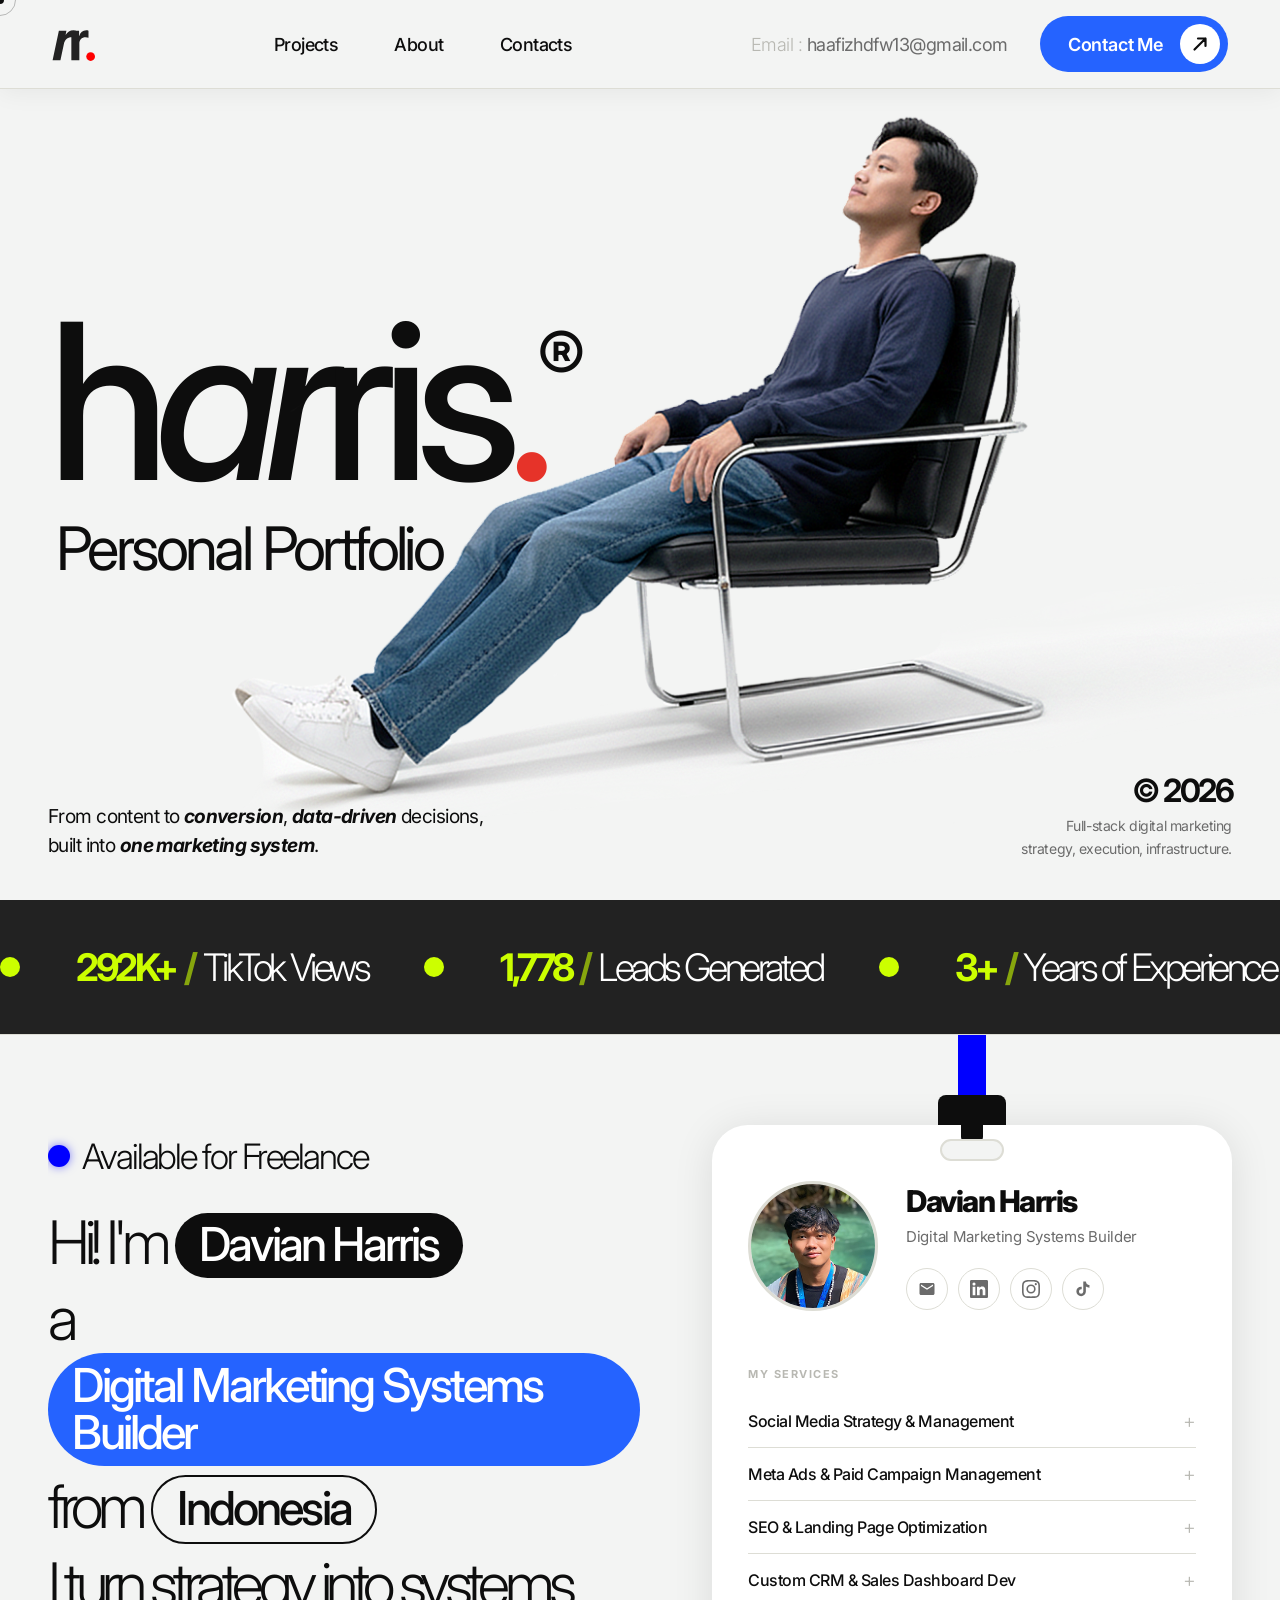
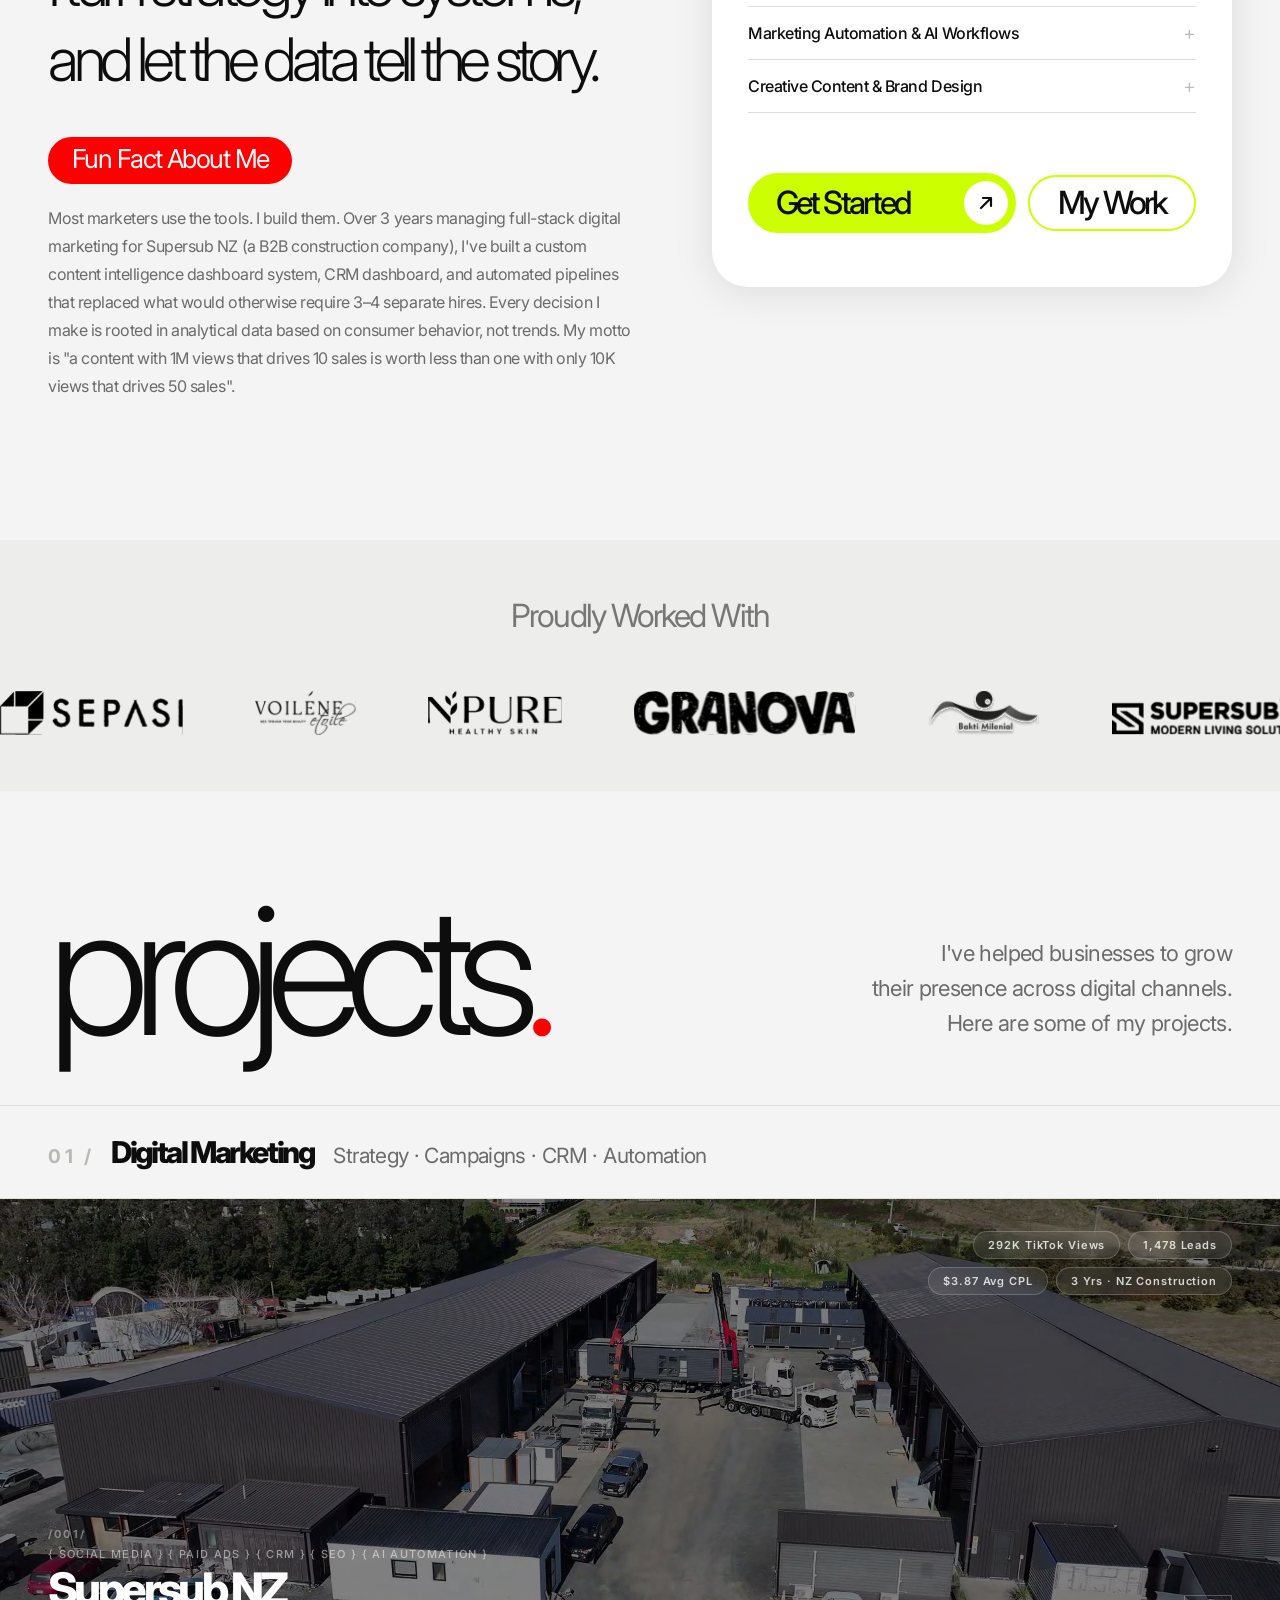
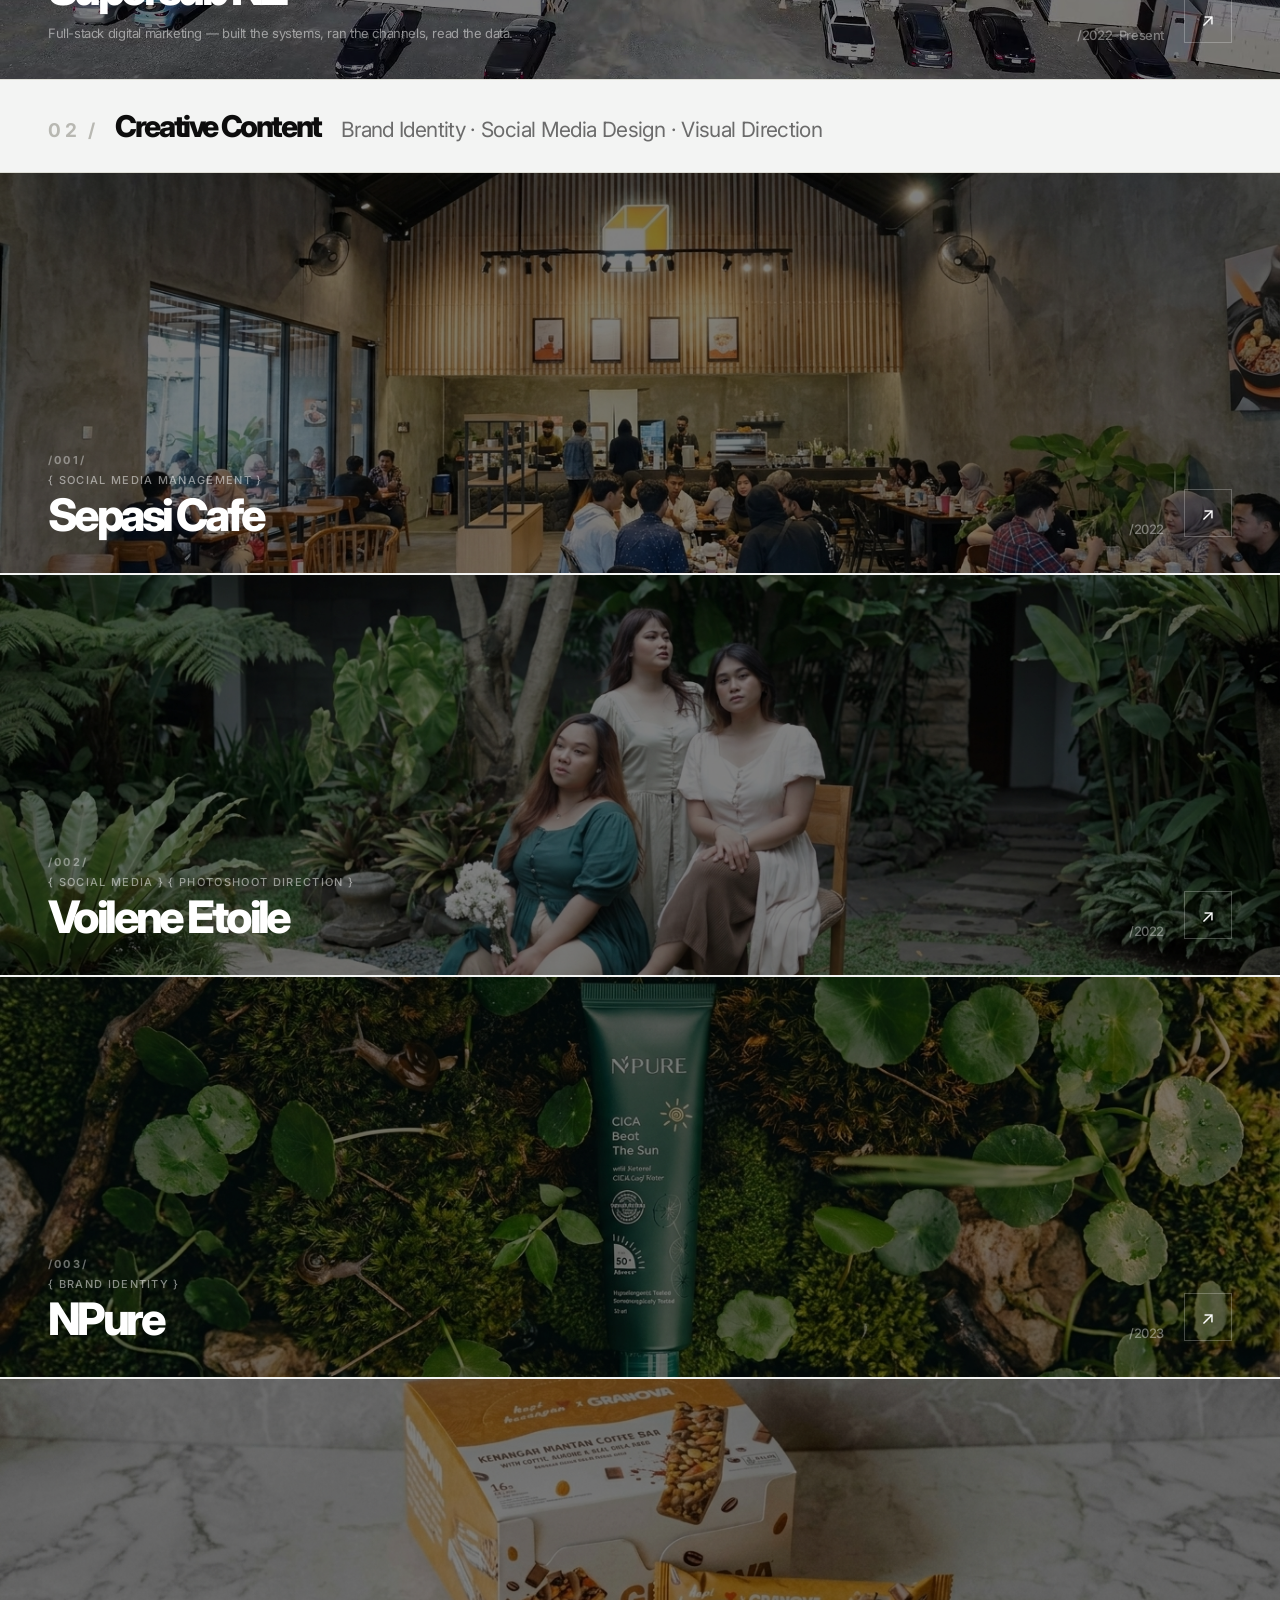
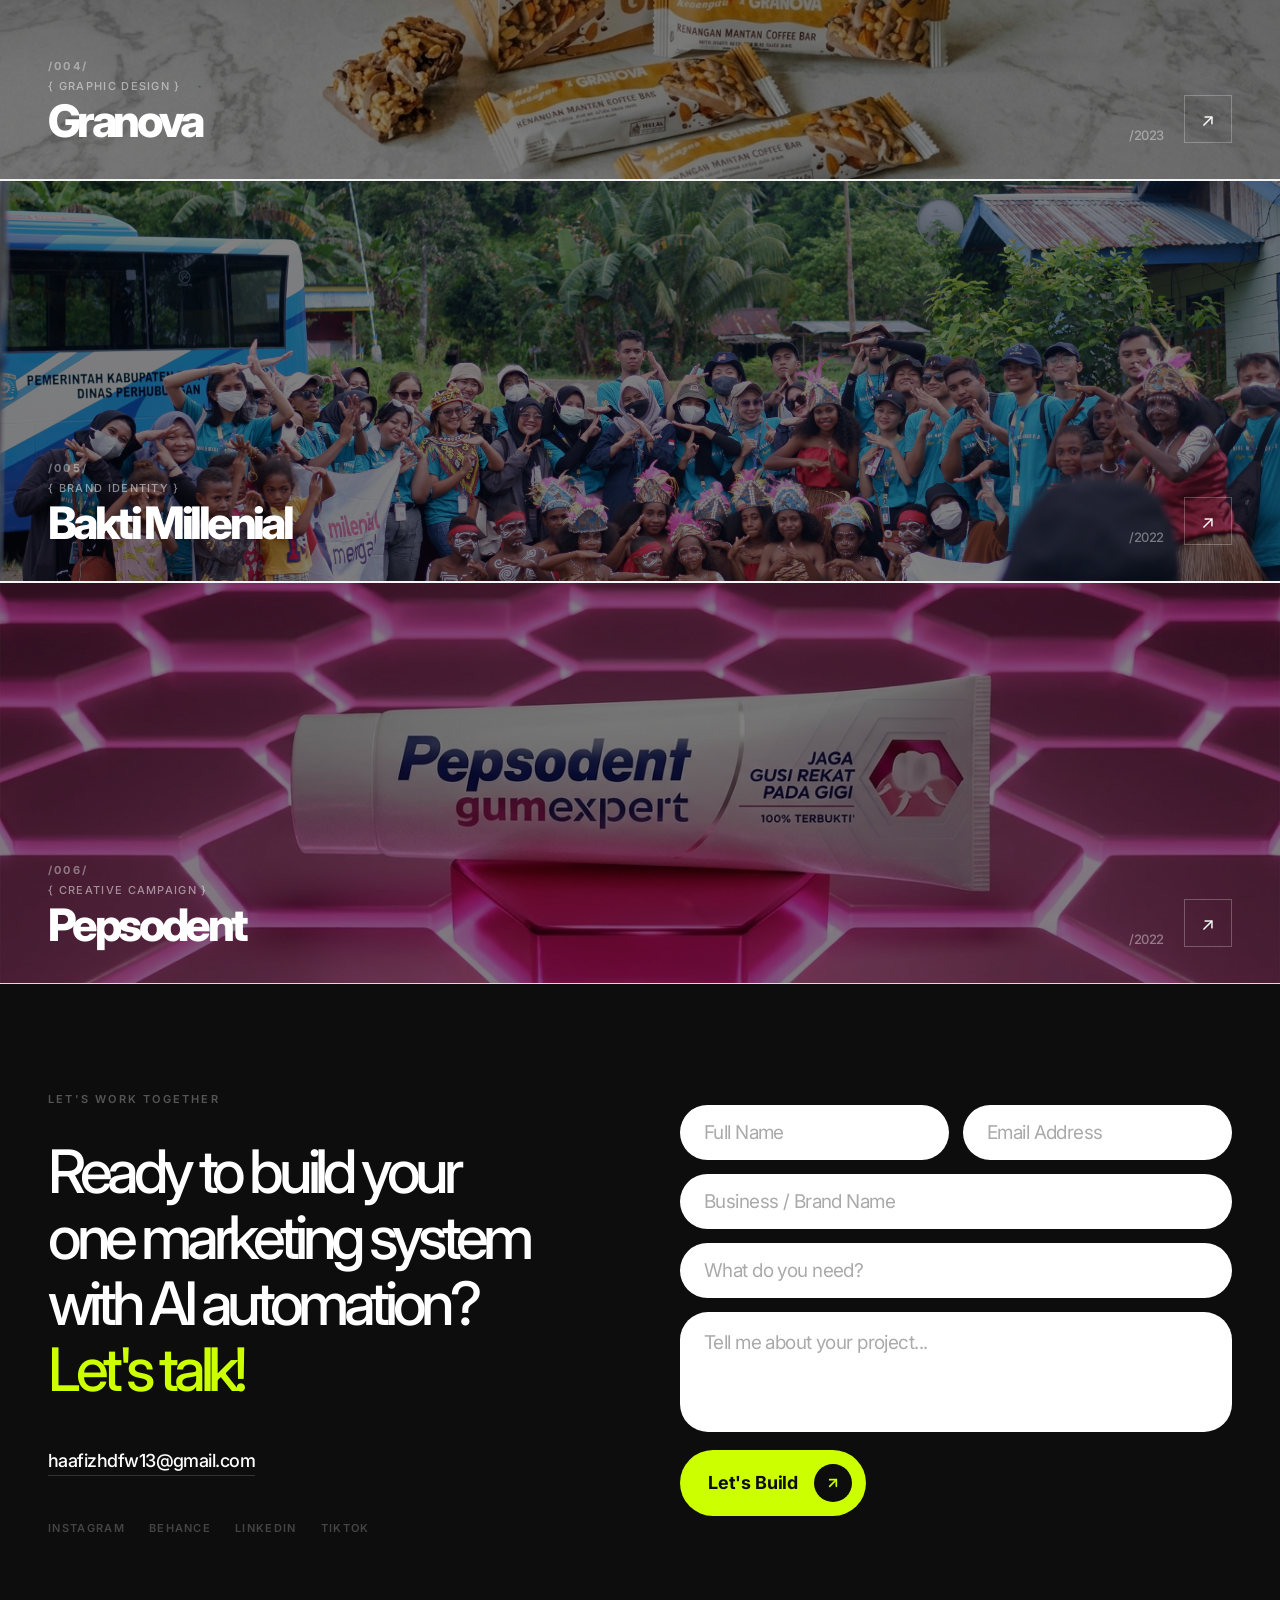
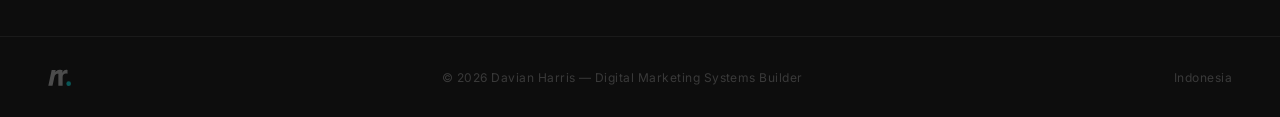
<file: index (3).html>
<!DOCTYPE html>
<html lang="en">
<head>
  <meta charset="UTF-8" />
  <meta name="viewport" content="width=device-width, initial-scale=1.0" />
  <title>Davian Harris — Digital Marketing Systems Builder</title>
  <link rel="preconnect" href="https://fonts.googleapis.com" />
  <link rel="preconnect" href="https://fonts.gstatic.com" crossorigin />
  <link href="https://fonts.googleapis.com/css2?family=Inter:wght@300;400;500;600;700;800;900&display=swap" rel="stylesheet" />
  <style>

    /* ─────────────────────────────────────────────
       RESET
    ───────────────────────────────────────────── */
    *, *::before, *::after { box-sizing: border-box; margin: 0; padding: 0; }

    :root {
      --bg:      #f3f4f3;
      --black:   #0d0d0d;
      --gray:    #6b6b6b;
      --lgray:   #b8b8b2;
      --red:     #e63329;
      --blue:    #2563ff;
      --white:   #ffffff;
      --line:    #ddddd5;

      /* Inter with -8% letter spacing = -0.08em */
      --ls-tight: -0.08em;
      --ls-normal: -0.03em;
    }

    html { scroll-behavior: smooth; }

    body {
      font-family: 'Inter', -apple-system, BlinkMacSystemFont, sans-serif;
      background: var(--bg);
      color: var(--black);
      -webkit-font-smoothing: antialiased;
      cursor: none;
    }

    /* ─────────────────────────────────────────────
       CUSTOM CURSOR
    ───────────────────────────────────────────── */
    .cur-dot {
      position: fixed; pointer-events: none; z-index: 9999;
      width: 8px; height: 8px; border-radius: 50%;
      background: var(--black);
      transform: translate(-50%, -50%);
    }
    .cur-ring {
      position: fixed; pointer-events: none; z-index: 9998;
      width: 32px; height: 32px; border-radius: 50%;
      border: 1.5px solid rgba(0,0,0,.25);
      transform: translate(-50%, -50%);
      transition: transform .5s ease, width .25s, height .25s;
    }

    /* ─────────────────────────────────────────────
       NAV  — matches reference exactly
    ───────────────────────────────────────────── */
    nav {
      position: fixed; top: 0; left: 0; right: 0; z-index: 200;
      height: 88px;
      display: flex; align-items: center;
      padding: 0 52px;
      background: var(--bg);
      /* Shadow divider between nav and hero */
      box-shadow: 0 1px 0 var(--line), 0 4px 24px rgba(0,0,0,0.06);
    }

    /* Logo — SVG image */
    .nav-logo {
      display: flex; align-items: center;
      margin-right: auto;
      text-decoration: none;
      flex-shrink: 0;
    }
    .nav-logo img {
      height: 60px;
      width: auto;
      display: block;
    }

    /* Center links — flex, naturally centered between logo and right */
    .nav-center {
      flex: 1;
      display: flex; justify-content: center; gap: 56px; list-style: none;
    }
    .nav-center a {
      font-size: 18px; font-weight: 500;
      letter-spacing: var(--ls-normal);
      color: var(--black); text-decoration: none;
      transition: opacity .2s;
    }
    .nav-center a:hover { opacity: .45; }

    /* Right side */
    .nav-right {
      display: flex; align-items: center; gap: 32px;
      flex-shrink: 0;
    }
    .nav-email {
      font-size: 18px; font-weight: 400;
      color: var(--gray);
      text-decoration: none;
      letter-spacing: var(--ls-normal);
    }
    .nav-email span { color: var(--lgray); font-weight: 300; }

    /* Contact Me button — solid blue pill with white circle arrow */
    .nav-btn {
      display: inline-flex; align-items: center;
      gap: 0;
      padding: 8px 8px 8px 28px;
      background: var(--blue);
      color: var(--white);
      font-size: 18px; font-weight: 600;
      letter-spacing: -0.01em;
      text-decoration: none;
      border-radius: 100px;
      transition: background .2s, transform .15s;
      white-space: nowrap;
    }
    .nav-btn:hover { background: #1a4de0; transform: scale(1.03); }

    /* White circle with dark arrow inside */
    .nav-btn-icon {
      display: flex; align-items: center; justify-content: center;
      width: 40px; height: 40px;
      background: var(--white);
      border-radius: 50%;
      margin-left: 16px;
      flex-shrink: 0;
      transition: transform .2s;
    }
    .nav-btn:hover .nav-btn-icon { transform: rotate(45deg); }
    .nav-btn-icon svg {
      width: 18px; height: 18px;
      color: var(--black);
    }

    /* ─────────────────────────────────────────────
       HERO  — light bg, matches reference layout
    ───────────────────────────────────────────── */
    #hero {
      min-height: 100vh;
      padding-top: 88px; /* nav height */
      position: relative;
      overflow: hidden;
      display: grid;
      /* no explicit columns — name is absolute, photo is absolute */
    }

    /* Big name block — left-anchored */
    .hero-name-block {
      position: absolute;
      top: 50%;
      left: 48px;
      transform: translateY(-52%);
      z-index: 2;
    }

    .hero-name {
      font-size: clamp(120px, 17vw, 290px);
      font-weight: 500;
      letter-spacing: -0.07em;
      line-height: 0.88;
      color: var(--black);
      white-space: nowrap;
      display: inline;
    }

    /* "ar" in harris — medium italic */
    .hero-ar {
      font-style: italic;
    }

    /* "." as inline red character, same font as name */
    .hero-period-text {
      color: var(--red);
    }

    /* ® badge — top-aligned, nudged down and left */
    .hero-reg {
      font-size: 0.34em;
      font-weight: 400;
      color: var(--black);
      letter-spacing: 0;
      vertical-align: top;
      position: relative;
      top: 0.28em;
      margin-left: -0.05em;
    }

    .hero-name-wrap {
      position: relative;
      display: block;
      width: fit-content;
    }

    /* "Personal Portfolio" below name */
    .hero-subtitle {
      margin-top: 16px;
      margin-left: 8px;
      padding-left: 0;
      font-size: 60px;
      font-weight: 400;
      color: var(--black);
      letter-spacing: -0.06em;
    }

    /* Chair photo — right side, tall */
    .hero-photo {
      position: absolute;
      right: 0;
      bottom: 0;
      height: 92vh;
      width: auto;
      z-index: 3;
      pointer-events: none;
      user-select: none;
      /* The PNG should have transparent background.
         If using JPEG with black bg, add: mix-blend-mode: multiply */
    }

    /* Bottom-left tagline */
    .hero-tagline {
      position: absolute;
      bottom: 40px; left: 48px;
      z-index: 4;
      font-size: clamp(16px, 1.5vw, 22px);
      font-weight: 400;
      color: var(--black);
      line-height: 1.5;
      letter-spacing: var(--ls-normal);
      max-width: 640px;
    }
    .hero-tagline em {
      font-style: italic;
      font-weight: 700;
    }

    /* Bottom-right copyright block */
    .hero-copyright {
      position: absolute;
      bottom: 40px; right: 48px;
      z-index: 4;
      text-align: right;
    }
    .hero-year {
      font-size: clamp(22px, 2.5vw, 36px);
      font-weight: 700;
      letter-spacing: var(--ls-tight);
      color: var(--black);
      line-height: 1;
      margin-bottom: 8px;
    }
    .hero-year-desc {
      font-size: 14px;
      color: var(--gray);
      line-height: 1.6;
      max-width: 220px;
      font-weight: 400;
      letter-spacing: var(--ls-normal);
    }

    /* ─────────────────────────────────────────────
       STATS BAR  — dark marquee strip
    ───────────────────────────────────────────── */
    .stats-bar {
      background: #222222;
      overflow: hidden;
      padding: 44px 0;
    }
    .stats-inner {
      display: flex;
      align-items: center;
      gap: 56px;
      width: max-content;
      animation: marquee 28s linear infinite;
    }
    .stats-inner:hover { animation-play-state: paused; }
    .stat-bullet {
      width: 20px; height: 20px;
      border-radius: 50%;
      background: #CCFF00;
      flex-shrink: 0;
    }
    .stat-item {
      display: flex;
      align-items: baseline;
      gap: 8px;
      font-family: 'Inter', sans-serif;
      font-weight: 300;
      font-size: 38px;
      letter-spacing: -0.09em;
      white-space: nowrap;
    }
    .stat-n {
      font-weight: 700;
      font-size: 38px;
      color: #CCFF00;
    }
    .stat-slash {
      font-weight: 700;
      color: rgba(204,255,0,0.6);
    }
    .stat-l {
      color: #ffffff;
      font-weight: 300;
      letter-spacing: -0.09em;
      text-transform: none;
      font-size: 38px;
    }

    /* ─────────────────────────────────────────────
       ABOUT
    ───────────────────────────────────────────── */
    #about {
      padding: 100px 48px;
      display: grid;
      grid-template-columns: 1fr 520px;
      gap: 72px;
      align-items: start;
      border-top: 1px solid var(--line);
    }

    .about-left { min-width: 0; overflow: hidden; }

    .about-eyebrow { display: none; }

    /* Available — dot + text only, no border */
    .available-tag {
      display: inline-flex; align-items: center; gap: 12px;
      font-size: 35px; font-weight: 300;
      letter-spacing: -0.06em;
      color: var(--black); margin-bottom: 28px;
    }
    .available-tag::before {
      content: ''; width: 22px; height: 22px; border-radius: 50%;
      flex-shrink: 0;
      background: #0000FF; box-shadow: 0 0 10px rgba(0,0,255,0.5);
    }

    /* Big intro heading */
    .about-hi {
      font-size: 60px;
      font-weight: 300;
      letter-spacing: -0.09em;
      line-height: 1.25;
      color: var(--black);
      margin-bottom: 40px;
    }

    /* Inline pill base */
    .pill {
      display: inline-flex;
      align-items: center;
      border-radius: 100px;
      font-size: 0.78em;
      font-weight: 500;
      letter-spacing: -0.06em;
      line-height: 1;
      padding: 0.18em 0.52em 0.22em;
      vertical-align: middle;
      position: relative;
      top: -0.06em;
    }
    .pill-name  { background: var(--black); color: var(--white); }
    .pill-role  { background: var(--blue);  color: var(--white); }
    .pill-loc   { background: transparent; color: var(--black); border: 2.5px solid var(--black); }

    .fun-fact-label {
      display: inline-block;
      font-family: 'Inter', sans-serif;
      font-size: 26px;
      font-weight: 400;
      letter-spacing: -0.06em;
      color: var(--white);
      background: #FF0000;
      border-radius: 100px;
      padding: 6px 24px 10px;
      margin-bottom: 20px;
      line-height: 1.2;
    }

    .about-bio {
      font-size: 16px; font-weight: 400;
      color: var(--gray); line-height: 1.75;
      letter-spacing: var(--ls-normal);
      margin-bottom: 40px;
    }

    .services-label {
      font-size: 11px; font-weight: 600;
      letter-spacing: 0.18em; text-transform: uppercase;
      color: var(--lgray); margin-bottom: 12px;
    }
    .services-list { list-style: none; }
    .services-list li {
      padding: 14px 0;
      border-bottom: 1px solid var(--line);
      font-size: 15px; font-weight: 500;
      letter-spacing: -0.02em;
      color: var(--black);
      display: flex; align-items: center; justify-content: space-between;
      transition: padding-left .2s;
      cursor: default;
    }
    .services-list li:hover { padding-left: 10px; }
    .services-list li::after { content: '→'; color: var(--lgray); }

    /* ── Lanyard wrapper (sticky container) ── */
    .about-card-outer {
      position: sticky;
      top: 60px;
      display: flex;
      flex-direction: column;
      align-items: center;
      margin-top: -100px; /* pull up flush to stats bar */
    }
    .lanyard-strap {
      width: 28px;
      height: 60px;
      background: #0000FF;
      border-radius: 0; /* flat top, connects straight to stats bar */
      flex-shrink: 0;
    }
    .lanyard-clip {
      width: 68px;
      height: 30px;
      background: var(--black);
      border-radius: 8px 8px 0 0;
      flex-shrink: 0;
      position: relative;
      z-index: 2;
    }
    .lanyard-clip::after {
      content: '';
      position: absolute;
      bottom: -18px;
      left: 50%;
      transform: translateX(-50%);
      width: 22px;
      height: 22px;
      background: var(--black);
      border-radius: 0 0 6px 6px;
    }
    /* Card hole at top */
    .card-hole {
      position: absolute;
      top: 14px;
      left: 50%;
      transform: translateX(-50%);
      width: 64px;
      height: 22px;
      background: var(--bg);
      border-radius: 100px;
      border: 2px solid var(--line);
      z-index: 10;
    }
    /* ── Right: Profile Card ── */
    .about-card {
      background: var(--white);
      border-radius: 36px;
      box-shadow: 0 4px 40px rgba(0,0,0,0.10);
      position: relative;
      width: 100%;
    }
    /* Card header: circular photo left + info right */
    .about-card-header {
      display: flex; align-items: center; gap: 28px;
      padding: 56px 36px 30px;
    }
    .about-card-photo {
      width: 130px; height: 130px;
      border-radius: 50%;
      object-fit: cover;
      object-position: top center;
      display: block;
      flex-shrink: 0;
      border: 3px solid var(--line);
    }
    .about-card-info {
      display: flex; flex-direction: column; gap: 6px;
      min-width: 0;
    }
    .about-card-body {
      padding: 26px 36px 32px;
    }
    .about-card-name {
      font-size: 30px; font-weight: 800;
      letter-spacing: -0.05em; color: var(--black);
      margin-bottom: 2px;
    }
    .about-card-role {
      font-size: 15px; font-weight: 400;
      letter-spacing: -0.02em;
      color: var(--gray); margin-bottom: 16px;
    }
    /* Social icons row */
    .about-card-socials {
      display: flex; gap: 10px;
      flex-wrap: wrap;
    }
    .about-card-socials a {
      width: 42px; height: 42px; border-radius: 50%;
      border: 1.5px solid var(--line);
      display: flex; align-items: center; justify-content: center;
      color: var(--gray); text-decoration: none;
      transition: background 0.2s, border-color 0.2s, color 0.2s;
      flex-shrink: 0;
    }
    .about-card-socials a:hover {
      background: var(--black); border-color: var(--black); color: var(--white);
    }
    .about-card-socials svg { width: 18px; height: 18px; fill: currentColor; }
    /* Services in card */
    .about-card-services-label {
      font-size: 11px; font-weight: 700;
      letter-spacing: 0.14em; text-transform: uppercase;
      color: var(--lgray); margin-bottom: 14px;
    }
    .about-card-services-list {
      list-style: none; display: flex; flex-direction: column; gap: 0;
    }
    .about-card-services-list li {
      font-size: 16px; font-weight: 500; color: var(--black);
      letter-spacing: -0.03em;
      display: flex; flex-direction: column;
      padding: 0;
      border-bottom: 1px solid var(--line);
      cursor: pointer;
      overflow: hidden;
    }
    .about-card-services-list li .svc-row {
      display: flex; align-items: center; justify-content: space-between;
      padding: 14px 0;
      transition: padding-left 0.2s;
    }
    .about-card-services-list li:hover .svc-row { padding-left: 8px; }
    .about-card-services-list li .svc-row::after {
      content: '+'; color: var(--lgray);
      font-size: 20px; font-weight: 300;
      flex-shrink: 0;
      transition: transform 0.25s;
    }
    .about-card-services-list li.open .svc-row::after {
      transform: rotate(45deg);
    }
    /* Tool chips panel */
    .svc-tools {
      display: flex; flex-wrap: wrap; gap: 6px;
      max-height: 0; overflow: hidden;
      transition: max-height 0.35s ease, padding-bottom 0.35s ease;
      padding-bottom: 0;
    }
    .about-card-services-list li.open .svc-tools {
      max-height: 200px;
      padding-bottom: 14px;
    }
    .tool-chip {
      display: inline-flex; align-items: center;
      background: var(--white);
      border: 1.5px solid var(--black);
      border-radius: 100px;
      font-size: 13px; font-weight: 500;
      letter-spacing: -0.02em;
      color: var(--black);
      padding: 6px 16px;
      white-space: nowrap;
    }

    /* ── Card footer: CTA + location ── */
    .about-card-footer {
      padding: 28px 36px 32px;
    }
    .card-cta-row {
      display: flex; gap: 12px; margin-bottom: 22px;
      align-items: center;
    }
    .btn-getstarted {
      display: inline-flex; align-items: center; justify-content: space-between;
      background: #CCFF00;
      border-radius: 100px;
      padding: 8px 8px 8px 28px;
      font-size: 32px; font-weight: 500;
      letter-spacing: -0.09em;
      line-height: 1;
      color: var(--black);
      text-decoration: none;
      flex: 1;
      gap: 12px;
      transition: background .2s, transform .15s;
    }
    .btn-getstarted:hover { background: #b8e600; transform: scale(1.03); }
    .btn-getstarted:hover .btn-getstarted-icon { transform: rotate(45deg); }
    .btn-getstarted-icon {
      transition: transform .2s;
      width: 44px; height: 44px; flex-shrink: 0;
      background: var(--white);
      border-radius: 50%;
      display: flex; align-items: center; justify-content: center;
    }
    .btn-getstarted-icon svg { width: 24px; height: 24px; }
    .btn-mywork {
      display: inline-flex; align-items: center; justify-content: center;
      border: 2.5px solid #CCFF00;
      border-radius: 100px;
      padding: 0 28px;
      height: 56px;
      font-size: 32px; font-weight: 500;
      letter-spacing: -0.09em;
      line-height: 1;
      color: var(--black);
      text-decoration: none;
      white-space: nowrap;
      transition: background .2s, transform .15s;
    }
    .btn-mywork:hover { background: #CCFF00; transform: scale(1.03); }
    .card-location {
      display: flex; align-items: center; gap: 12px;
      font-size: 22px; font-weight: 400;
      letter-spacing: -0.09em;
      line-height: 1;
      color: var(--black);
    }
    .card-location strong { font-weight: 700; }
    .card-location svg { width: 26px; height: 26px; flex-shrink: 0; opacity: 0.5; }

    /* ─────────────────────────────────────────────
       LOGOS MARQUEE
    ───────────────────────────────────────────── */
    #logos {
      padding: 56px 0;
      background: #EDEEEC;
      overflow: hidden;
    }
    .logos-label {
      text-align: center;
      font-size: 32px; font-weight: 400;
      letter-spacing: -0.06em;
      color: rgba(0,0,0,0.5);
      margin-bottom: 56px;
    }
    .logos-track { overflow: hidden; }
    .logos-inner {
      display: flex; align-items: center;
      gap: 72px;
      animation: marquee 40s linear infinite;
      width: max-content;
    }
    .logos-inner:hover { animation-play-state: paused; }
    @keyframes marquee {
      0%   { transform: translateX(0); }
      100% { transform: translateX(-50%); }
    }
    .logo-img {
      height: 44px; width: auto;
      opacity: 1; filter: grayscale(1);
      transition: opacity .3s, filter .3s;
      flex-shrink: 0;
    }
    .logo-img:hover { opacity: 1; filter: none; }

    /* ─────────────────────────────────────────────
       PROJECTS
    ───────────────────────────────────────────── */
    #projects { padding: 100px 0 0; }

    .projects-head {
      padding: 0 48px;
      display: flex; align-items: flex-end;
      justify-content: space-between;
      margin-bottom: 56px;
    }
    .projects-title {
      font-size: 180px;
      font-weight: 300;
      letter-spacing: -0.09em;
      line-height: 0.88;
      color: var(--black);
    }
    .projects-title .proj-dot {
      color: #FF0000;
    }
    .projects-desc {
      font-size: 22px; color: var(--gray);
      max-width: 480px; text-align: right;
      line-height: 1.6; font-weight: 400;
      letter-spacing: var(--ls-normal);
      padding-bottom: 8px;
    }

    .project-list { display: flex; flex-direction: column; gap: 2px; }

    .proj-row {
      position: relative; overflow: hidden;
      height: 260px; cursor: pointer;
      display: flex; align-items: flex-end;
      border-top: 1px solid var(--line);
      transition: background .3s;
    }
    .proj-row:hover { background: #e8e7e1; }
    .proj-row.with-img { height: 400px; border-top: none; }

    .proj-bg {
      position: absolute; inset: 0;
      background-size: cover; background-position: center;
      filter: brightness(.5);
      transition: filter .5s, transform .6s;
    }
    .proj-row.with-img:hover .proj-bg {
      filter: brightness(.6);
      transform: scale(1.03);
    }

    .proj-inner {
      position: relative; z-index: 2;
      width: 100%; padding: 36px 48px;
      display: flex; align-items: flex-end;
      justify-content: space-between;
    }

    .proj-left { display: flex; flex-direction: column; gap: 6px; }
    .proj-num {
      font-size: 11px; font-weight: 700; letter-spacing: 0.2em;
      color: var(--lgray);
    }
    .proj-row.with-img .proj-num { color: rgba(255,255,255,.4); }
    .proj-cat {
      font-size: 11px; font-weight: 500; letter-spacing: 0.12em;
      color: var(--gray); text-transform: uppercase;
    }
    .proj-row.with-img .proj-cat { color: rgba(255,255,255,.5); }
    .proj-name {
      font-size: clamp(28px, 3.5vw, 48px);
      font-weight: 800; letter-spacing: var(--ls-tight);
      color: var(--black); line-height: 1;
    }
    .proj-row.with-img .proj-name { color: var(--white); }

    .proj-right {
      display: flex; align-items: flex-end; gap: 20px;
    }
    .proj-year {
      font-size: 13px; color: var(--gray); font-weight: 500;
      letter-spacing: var(--ls-normal);
    }
    .proj-row.with-img .proj-year { color: rgba(255,255,255,.4); }
    .proj-arrow {
      width: 48px; height: 48px;
      border: 1.5px solid var(--line);
      display: flex; align-items: center; justify-content: center;
      font-size: 18px; color: var(--black);
      transition: all .25s;
    }
    .proj-row.with-img .proj-arrow {
      border-color: rgba(255,255,255,.25);
      color: var(--white);
    }
    .proj-row:hover .proj-arrow {
      background: var(--black); color: var(--white);
      border-color: var(--black);
      transform: rotate(45deg);
    }
    .proj-row.with-img:hover .proj-arrow {
      background: var(--white); color: var(--black);
    }

    /* ─────────────────────────────────────────────
       PROJECT CATEGORY LABELS
    ───────────────────────────────────────────── */
    .proj-category-label {
      padding: 28px 48px;
      display: flex; align-items: baseline; gap: 16px;
      border-top: 1px solid var(--line);
      border-bottom: 1px solid var(--line);
      background: var(--bg);
    }
    .cat-num {
      font-size: 19px; font-weight: 700; letter-spacing: .2em;
      color: var(--lgray);
    }
    .cat-name {
      font-size: 30px; font-weight: 800;
      letter-spacing: var(--ls-tight); color: var(--black);
    }
    .cat-desc {
      font-size: 21px; color: var(--gray);
      letter-spacing: var(--ls-normal); margin-left: 4px;
    }

    /* Featured Supersub card */
    .proj-featured {
      height: 480px !important;
    }
    .proj-tagline {
      font-size: 13px; color: rgba(255,255,255,.5);
      margin-top: 6px; max-width: 480px;
      line-height: 1.5; letter-spacing: var(--ls-normal);
    }

    /* Metrics chips in top-right of featured card */
    .proj-metrics {
      position: absolute; top: 32px; right: 48px;
      display: flex; flex-wrap: wrap; gap: 8px;
      justify-content: flex-end; z-index: 3;
      max-width: 380px;
    }
    .metric-chip {
      padding: 6px 14px;
      border: 1px solid rgba(255,255,255,.2);
      background: rgba(255,255,255,.08);
      backdrop-filter: blur(8px);
      font-size: 11px; font-weight: 600;
      letter-spacing: .08em; color: rgba(255,255,255,.8);
      border-radius: 100px;
    }

    /* ─────────────────────────────────────────────
       CONTACT
    ───────────────────────────────────────────── */
    #contact {
      padding: 100px 48px;
      border-top: 1px solid var(--line);
      background: var(--black); color: var(--white);
      display: grid;
      grid-template-columns: 1fr 1fr;
      gap: 80px;
      align-items: center;
    }

    /* LEFT — headline side */
    .contact-headline-side {
      display: flex; flex-direction: column;
      align-items: flex-start; text-align: left;
      padding-top: 8px;
    }

    .contact-eyebrow {
      font-size: 11px; font-weight: 600; letter-spacing: 0.2em;
      text-transform: uppercase; color: #555;
      margin-bottom: 32px;
    }

    .contact-headline {
      font-family: 'Inter', sans-serif;
      font-size: 60px;
      font-weight: 500;
      letter-spacing: -0.09em;
      line-height: 1.1;
      color: var(--white);
      margin-bottom: 48px;
    }
    .contact-headline .hl-accent { color: #CCFF00; }

    .contact-email {
      display: inline-block;
      font-size: clamp(14px, 1.5vw, 18px);
      font-weight: 500; letter-spacing: var(--ls-normal);
      color: var(--white); text-decoration: none;
      border-bottom: 1px solid #333;
      padding-bottom: 4px; margin-bottom: 40px;
      transition: border-color .2s;
    }
    .contact-email:hover { border-color: var(--white); }

    .socials { display: flex; gap: 24px; list-style: none; flex-wrap: wrap; }
    .socials a {
      font-size: 11px; font-weight: 600; letter-spacing: 0.12em;
      text-transform: uppercase; color: #444;
      text-decoration: none; transition: color .2s;
    }
    .socials a:hover { color: var(--white); }

    /* RIGHT — form side */
    .contact-form-side {}

    .contact-form { display: flex; flex-direction: column; gap: 14px; }

    .contact-form input,
    .contact-form select,
    .contact-form textarea {
      width: 100%;
      background: var(--white);
      border: none;
      border-radius: 100px;
      padding: 16px 24px;
      font-family: 'Inter', sans-serif;
      font-size: 19px;
      font-weight: 400;
      color: var(--black);
      letter-spacing: var(--ls-normal);
      outline: none;
      transition: box-shadow .2s;
      -webkit-appearance: none;
    }
    .contact-form input::placeholder,
    .contact-form textarea::placeholder { color: #aaa; }
    .contact-form input:focus,
    .contact-form select:focus,
    .contact-form textarea:focus { box-shadow: 0 0 0 2px #CCFF00; }

    .contact-form select { color: #aaa; cursor: pointer; }
    .contact-form select.filled { color: var(--black); }
    .contact-form select option { background: #fff; color: var(--black); }

    .contact-form textarea {
      resize: none; height: 120px;
      line-height: 1.6;
      border-radius: 28px;
    }

    .contact-form-row { display: grid; grid-template-columns: 1fr 1fr; gap: 14px; }

    .contact-submit {
      display: inline-flex; align-items: center;
      gap: 0;
      padding: 14px 14px 14px 28px;
      background: #CCFF00;
      color: var(--black);
      font-family: 'Inter', sans-serif;
      font-size: 18px; font-weight: 700;
      letter-spacing: -0.01em;
      border: none; border-radius: 100px;
      cursor: pointer;
      transition: background .2s, transform .15s;
      width: fit-content;
      margin-top: 4px;
      text-decoration: none;
    }
    .contact-submit:hover { background: #d4ff1a; transform: scale(1.03); }
    .contact-submit-icon {
      display: flex; align-items: center; justify-content: center;
      width: 38px; height: 38px;
      background: var(--black);
      border-radius: 50%;
      margin-left: 16px;
      flex-shrink: 0;
      transition: transform .2s;
    }
    .contact-submit:hover .contact-submit-icon { transform: rotate(45deg); }
    .contact-submit-icon svg {
      width: 16px; height: 16px; color: #CCFF00;
    }

    /* ─────────────────────────────────────────────
       FOOTER
    ───────────────────────────────────────────── */
    footer {
      background: var(--black);
      padding: 24px 48px;
      border-top: 1px solid #1a1a1a;
      display: flex; justify-content: space-between; align-items: center;
    }
    footer p { font-size: 12px; color: #3a3a3a; letter-spacing: .04em; }
    .f-logo {
      font-size: 20px; font-weight: 900;
      letter-spacing: var(--ls-tight);
      color: #2a2a2a; text-decoration: none;
      display: flex; align-items: center;
    }
    .f-logo-dot {
      width: 7px; height: 7px; border-radius: 50%;
      background: #2a2a2a; margin-left: 2px;
      display: inline-block;
    }

    /* ─────────────────────────────────────────────
       SCROLL REVEAL
    ───────────────────────────────────────────── */
    .reveal {
      opacity: 0; transform: translateY(28px);
      transition: opacity .75s ease, transform .75s ease;
    }
    .reveal.in { opacity: 1; transform: none; }

    /* ─────────────────────────────────────────────
       RESPONSIVE
    ───────────────────────────────────────────── */
    /* ═══════════════════════════════════════════
       RESPONSIVE — Tablet (max 900px)
    ═══════════════════════════════════════════ */
    @media (max-width: 900px) {
      nav { padding: 0 24px; height: 72px; }
      .nav-center { display: none; }
      .nav-email { display: none; }

      #hero { min-height: 100svh; padding-top: 72px; }
      .hero-name-block { left: 24px; transform: translateY(-55%); }
      .hero-photo { height: 55vh; }
      .hero-tagline { left: 24px; bottom: 90px; font-size: 15px; }
      .hero-copyright { right: 24px; bottom: 90px; }

      #about { grid-template-columns: 1fr; padding: 80px 24px; }
      .about-card-outer { max-width: 420px; position: static; margin-top: 0; }
      #logos { padding: 40px 0; }
      .logos-label { padding: 0 24px; }
      .projects-head { padding: 0 24px; flex-direction: column; align-items: flex-start; gap: 12px; }
      .projects-desc { text-align: left; max-width: 100%; }
      .proj-inner { padding: 28px 24px; }
      #contact { padding: 80px 24px; }
      footer { padding: 20px 24px; flex-direction: column; gap: 8px; text-align: center; }
    }

    /* ═══════════════════════════════════════════
       MOBILE — iPhone SE (375px) to iPhone 17 Pro Max (430px+)
    ═══════════════════════════════════════════ */
    @media (max-width: 600px) {

      /* ── NAV ── */
      nav {
        padding: 0 20px;
        height: 64px;
      }
      .nav-logo img { height: 44px; }
      .nav-btn {
        font-size: 14px;
        padding: 7px 7px 7px 18px;
      }
      .nav-btn-icon {
        width: 32px; height: 32px;
        margin-left: 10px;
      }
      .nav-btn-icon svg { width: 14px; height: 14px; }

      /* ── CURSOR — hide on touch ── */
      .cur-dot, .cur-ring { display: none; }
      body { cursor: auto; }

      /* ── HERO ── */
      #hero {
        padding-top: 64px;
        min-height: 100svh;
      }
      .hero-name-block {
        left: 20px;
        top: 48%;
        transform: translateY(-50%);
      }
      .hero-name {
        font-size: clamp(72px, 22vw, 110px);
        letter-spacing: -0.07em;
      }
      .hero-subtitle {
        font-size: clamp(28px, 9vw, 44px);
        margin-top: 8px;
      }
      .hero-photo {
        height: 52vh;
        right: -20px;
      }
      .hero-tagline {
        left: 20px;
        bottom: 24px;
        font-size: 13px;
        max-width: 65vw;
        line-height: 1.5;
      }
      .hero-copyright {
        right: 20px;
        bottom: 24px;
      }
      .hero-year { font-size: 18px; }
      .hero-year-desc { font-size: 11px; max-width: 140px; }

      /* ── STATS BAR ── */
      .stats-bar { padding: 28px 0; }
      .stat-item { font-size: 26px; gap: 5px; }
      .stat-n { font-size: 26px; }
      .stat-l { font-size: 26px; }
      .stat-bullet { width: 14px; height: 14px; }

      /* ── ABOUT ── */
      #about {
        grid-template-columns: 1fr;
        padding: 56px 20px;
        gap: 48px;
      }
      .available-tag { font-size: 22px; margin-bottom: 20px; }
      .about-hi {
        font-size: clamp(34px, 10vw, 48px);
        letter-spacing: -0.07em;
        margin-bottom: 28px;
      }
      .fun-fact-label {
        font-size: 20px;
        padding: 5px 20px 8px;
        margin-bottom: 16px;
      }
      .about-bio {
        font-size: 14px;
        line-height: 1.7;
      }

      /* Lanyard card */
      .about-card-outer {
        position: static;
        margin-top: 0;
        width: 100%;
        max-width: 100%;
        align-items: center;
      }
      .lanyard-strap { width: 22px; height: 40px; }
      .about-card { border-radius: 24px; }
      .about-card-header {
        padding: 44px 24px 20px;
        gap: 16px;
      }
      .about-card-photo { width: 90px; height: 90px; }
      .about-card-name { font-size: 22px; }
      .about-card-role { font-size: 13px; }
      .about-card-socials a { width: 36px; height: 36px; }
      .about-card-body { padding: 16px 24px 24px; }
      .about-card-services-list li { font-size: 14px; padding: 12px 0; }

      /* ── LOGOS ── */
      #logos { padding: 32px 0; }
      .logos-label {
        font-size: 11px;
        padding: 0 20px;
        margin-bottom: 20px;
      }
      .logo-img { height: 28px; }
      .logos-inner { gap: 48px; }

      /* ── PROJECTS ── */
      #projects { padding: 56px 0 0; }
      .projects-head {
        padding: 0 20px;
        flex-direction: column;
        align-items: flex-start;
        gap: 16px;
        margin-bottom: 40px;
      }
      .projects-title {
        font-size: clamp(72px, 22vw, 130px);
        letter-spacing: -0.09em;
      }
      .projects-desc {
        font-size: 16px;
        max-width: 100%;
        text-align: left;
      }

      /* Category labels */
      .proj-category-label {
        padding: 20px 20px;
        gap: 10px;
        flex-wrap: wrap;
      }
      .cat-num { font-size: 13px; }
      .cat-name { font-size: 20px; }
      .cat-desc { font-size: 13px; margin-left: 0; width: 100%; }

      /* Project cards */
      .proj-row { height: 200px; }
      .proj-row.with-img { height: 280px; }
      .proj-featured { height: 320px !important; }
      .proj-inner { padding: 20px 20px; }
      .proj-name { font-size: clamp(22px, 7vw, 36px); }
      .proj-cat { font-size: 10px; letter-spacing: 0.08em; }
      .proj-num { font-size: 10px; }
      .proj-year { font-size: 11px; }
      .proj-arrow { width: 36px; height: 36px; font-size: 14px; }
      .proj-tagline { font-size: 12px; max-width: 90%; }

      /* Metrics chips */
      .proj-metrics {
        top: 16px; right: 16px;
        gap: 6px; max-width: 260px;
      }
      .metric-chip { font-size: 9px; padding: 4px 10px; }

      /* ── CONTACT ── */
      #contact {
        grid-template-columns: 1fr;
        padding: 56px 20px;
        gap: 48px;
      }
      .contact-headline-side {
        align-items: flex-start;
        text-align: left;
      }
      .contact-headline {
        font-size: clamp(36px, 11vw, 52px);
        letter-spacing: -0.07em;
        margin-bottom: 28px;
      }
      .contact-eyebrow { margin-bottom: 20px; }
      .contact-email { font-size: 14px; margin-bottom: 28px; }
      .socials { gap: 20px; justify-content: flex-start; }

      .contact-form { gap: 12px; }
      .contact-form-row {
        grid-template-columns: 1fr;
        gap: 12px;
      }
      .contact-form input,
      .contact-form select,
      .contact-form textarea {
        font-size: 16px; /* prevents iOS zoom on focus */
        padding: 14px 20px;
        border-radius: 100px;
      }
      .contact-form textarea {
        border-radius: 20px;
        height: 100px;
      }
      .contact-submit {
        font-size: 16px;
        padding: 12px 12px 12px 24px;
        width: 100%;
        justify-content: space-between;
      }
      .contact-submit-icon { width: 34px; height: 34px; }

      /* ── FOOTER ── */
      footer {
        padding: 20px;
        flex-direction: column;
        gap: 6px;
        text-align: center;
      }
      footer p { font-size: 11px; }
    }

    /* ═══════════════════════════════════════════
       MOBILE XS — iPhone SE (375px and below)
    ═══════════════════════════════════════════ */
    @media (max-width: 390px) {
      .hero-name {
        font-size: clamp(64px, 20vw, 90px);
      }
      .hero-subtitle { font-size: clamp(24px, 8vw, 36px); }
      .hero-photo { height: 46vh; }
      .about-hi { font-size: clamp(30px, 9.5vw, 42px); }
      .projects-title { font-size: clamp(64px, 20vw, 110px); }
      .contact-headline { font-size: clamp(32px, 10vw, 46px); }
      .proj-row { height: 180px; }
      .proj-row.with-img { height: 240px; }
      .proj-featured { height: 280px !important; }
    }
  </style>
</head>
<body>

  <!-- Cursor -->
  <div class="cur-dot" id="curDot"></div>
  <div class="cur-ring" id="curRing"></div>

  <!-- ══════════════ NAV ══════════════ -->
  <nav>
    <a href="#hero" class="nav-logo">
      <img src="logo-portfolio.svg" alt="hd." />
    </a>

    <ul class="nav-center">
      <li><a href="#projects">Projects</a></li>
      <li><a href="#about">About</a></li>
      <li><a href="#contact">Contacts</a></li>
    </ul>

    <div class="nav-right">
      <a href="mailto:haafizhdfw13@gmail.com" class="nav-email">
        <span>Email : </span>haafizhdfw13@gmail.com
      </a>
      <a href="#contact" class="nav-btn">
        Contact Me
        <span class="nav-btn-icon">
          <svg viewBox="0 0 18 18" fill="none" stroke="currentColor" stroke-width="2.2" stroke-linecap="round" stroke-linejoin="round">
            <path d="M3.5 14.5L14.5 3.5M14.5 3.5H7M14.5 3.5V11"/>
          </svg>
        </span>
      </a>
    </div>
  </nav>

  <!-- ══════════════ HERO ══════════════ -->
  <section id="hero">

    <!-- Big name -->
    <div class="hero-name-block">
      <div class="hero-name-wrap">
        <span class="hero-name">h<span class="hero-ar">ar</span>ris<span class="hero-period-text">.</span><span class="hero-reg">®</span></span>
      </div>
      <p class="hero-subtitle">Personal Portfolio</p>
    </div>

    <!-- Chair photo — PNG transparent preferred -->
    <!--
      PUT YOUR FILE HERE:
      Option A (recommended): rename your PNG → "haafizh-chair.png", place in same folder as index.html
      Option B: use the JPEG with black bg (will blend on dark pages)
    -->
    <img
      src="haafizh-chair.png"
      alt="Davian Harris"
      class="hero-photo"
      onerror="this.src='extracted_5_1502x726.jpeg'; this.style.mixBlendMode='screen';"
    />

    <!-- Bottom-left tagline -->
    <div class="hero-tagline">
      From content to <em>conversion</em>, <em>data-driven</em> decisions,<br />
      built into <em>one marketing system</em>.
    </div>

    <!-- Bottom-right copyright -->
    <div class="hero-copyright">
      <div class="hero-year">© 2026</div>
      <div class="hero-year-desc">
        Full-stack digital marketing<br />
        strategy, execution, infrastructure.
      </div>
    </div>

  </section>

  <!-- ══════════════ STATS BAR ══════════════ -->
  <div class="stats-bar">
    <div class="stats-inner">
      <div class="stat-bullet"></div>
      <div class="stat-item"><span class="stat-n">292K+</span><span class="stat-slash">/</span><span class="stat-l">TikTok Views</span></div>
      <div class="stat-bullet"></div>
      <div class="stat-item"><span class="stat-n">1,778</span><span class="stat-slash">/</span><span class="stat-l">Leads Generated</span></div>
      <div class="stat-bullet"></div>
      <div class="stat-item"><span class="stat-n">3+</span><span class="stat-slash">/</span><span class="stat-l">Years of Experience</span></div>
      <!-- duplicate for seamless loop -->
      <div class="stat-bullet"></div>
      <div class="stat-item"><span class="stat-n">292K+</span><span class="stat-slash">/</span><span class="stat-l">TikTok Views</span></div>
      <div class="stat-bullet"></div>
      <div class="stat-item"><span class="stat-n">1,778</span><span class="stat-slash">/</span><span class="stat-l">Leads Generated</span></div>
      <div class="stat-bullet"></div>
      <div class="stat-item"><span class="stat-n">3+</span><span class="stat-slash">/</span><span class="stat-l">Years of Experience</span></div>
    </div>
  </div>

  <!-- ══════════════ ABOUT ══════════════ -->
  <section id="about">
    <div class="about-left">
      <div class="available-tag">Available for Freelance</div>

      <div class="about-hi reveal">
        Hi! I'm <span class="pill pill-name">Davian Harris</span><br>
        a <span class="pill pill-role">Digital Marketing Systems Builder</span><br>
        from <span class="pill pill-loc">Indonesia</span><br>
        I turn strategy into systems,<br>
        and let the data tell the story.
      </div>

      <div class="fun-fact-label reveal">Fun Fact About Me</div>

      <p class="about-bio reveal">
        Most marketers use the tools. I build them. Over 3 years managing
        full-stack digital marketing for Supersub NZ (a B2B construction
        company), I've built a custom content intelligence dashboard system,
        CRM dashboard, and automated pipelines that replaced what would
        otherwise require 3–4 separate hires. Every decision I make is rooted
        in analytical data based on consumer behavior, not trends. My motto is
        "a content with 1M views that drives 10 sales is worth less than one
        with only 10K views that drives 50 sales".
      </p>

    </div>

    <!-- Profile Card with Lanyard -->
    <div class="about-card-outer reveal">
      <div class="lanyard-strap"></div>
      <div class="lanyard-clip"></div>
    <div class="about-card">
      <div class="card-hole"></div>

      <!-- Header: circular photo + name/role/socials -->
      <div class="about-card-header">
        <img
          src="profile.webp"
          alt="Davian Harris"
          class="about-card-photo"
        />
        <div class="about-card-info">
          <div class="about-card-name">Davian Harris</div>
          <div class="about-card-role">Digital Marketing Systems Builder</div>
          <!-- Social icons -->
          <div class="about-card-socials">
            <a href="mailto:haafizhdfw13@gmail.com" title="Email">
              <svg viewBox="0 0 24 24" xmlns="http://www.w3.org/2000/svg"><path d="M20 4H4C2.9 4 2 4.9 2 6v12c0 1.1.9 2 2 2h16c1.1 0 2-.9 2-2V6c0-1.1-.9-2-2-2zm0 4-8 5-8-5V6l8 5 8-5v2z"/></svg>
            </a>
            <a href="https://www.linkedin.com/in/haafizhdfw/" target="_blank" title="LinkedIn">
              <svg viewBox="0 0 24 24" xmlns="http://www.w3.org/2000/svg"><path d="M20.447 20.452h-3.554v-5.569c0-1.328-.027-3.037-1.852-3.037-1.853 0-2.136 1.445-2.136 2.939v5.667H9.351V9h3.414v1.561h.046c.477-.9 1.637-1.85 3.37-1.85 3.601 0 4.267 2.37 4.267 5.455v6.286zM5.337 7.433a2.062 2.062 0 0 1-2.063-2.065 2.064 2.064 0 1 1 2.063 2.065zm1.782 13.019H3.555V9h3.564v11.452zM22.225 0H1.771C.792 0 0 .774 0 1.729v20.542C0 23.227.792 24 1.771 24h20.451C23.2 24 24 23.227 24 22.271V1.729C24 .774 23.2 0 22.222 0h.003z"/></svg>
            </a>
            <a href="https://www.instagram.com/haafizhdfw/" target="_blank" title="Instagram">
              <svg viewBox="0 0 24 24" xmlns="http://www.w3.org/2000/svg"><path d="M12 2.163c3.204 0 3.584.012 4.85.07 3.252.148 4.771 1.691 4.919 4.919.058 1.265.069 1.645.069 4.849 0 3.205-.012 3.584-.069 4.849-.149 3.225-1.664 4.771-4.919 4.919-1.266.058-1.644.07-4.85.07-3.204 0-3.584-.012-4.849-.07-3.26-.149-4.771-1.699-4.919-4.92-.058-1.265-.07-1.644-.07-4.849 0-3.204.013-3.583.07-4.849.149-3.227 1.664-4.771 4.919-4.919 1.266-.057 1.645-.069 4.849-.069zM12 0C8.741 0 8.333.014 7.053.072 2.695.272.273 2.69.073 7.052.014 8.333 0 8.741 0 12c0 3.259.014 3.668.072 4.948.2 4.358 2.618 6.78 6.98 6.98C8.333 23.986 8.741 24 12 24c3.259 0 3.668-.014 4.948-.072 4.354-.2 6.782-2.618 6.979-6.98.059-1.28.073-1.689.073-4.948 0-3.259-.014-3.667-.072-4.947-.196-4.354-2.617-6.78-6.979-6.98C15.668.014 15.259 0 12 0zm0 5.838a6.162 6.162 0 1 0 0 12.324 6.162 6.162 0 0 0 0-12.324zM12 16a4 4 0 1 1 0-8 4 4 0 0 1 0 8zm6.406-11.845a1.44 1.44 0 1 0 0 2.881 1.44 1.44 0 0 0 0-2.881z"/></svg>
            </a>
            <a href="https://www.tiktok.com/@haafizhdfw" target="_blank" title="TikTok">
              <svg viewBox="0 0 24 24" xmlns="http://www.w3.org/2000/svg"><path d="M19.59 6.69a4.83 4.83 0 0 1-3.77-4.25V2h-3.45v13.67a2.89 2.89 0 0 1-2.88 2.5 2.89 2.89 0 0 1-2.89-2.89 2.89 2.89 0 0 1 2.89-2.89c.28 0 .54.04.79.1V9.01a6.33 6.33 0 0 0-.79-.05 6.34 6.34 0 0 0-6.34 6.34 6.34 6.34 0 0 0 6.34 6.34 6.34 6.34 0 0 0 6.33-6.34V8.69a8.18 8.18 0 0 0 4.78 1.52V6.77a4.85 4.85 0 0 1-1.01-.08z"/></svg>
            </a>
          </div>
        </div>
      </div>

      <!-- Services list -->
      <div class="about-card-body">
        <div class="about-card-services-label">My Services</div>
        <ul class="about-card-services-list">

          <li>
            <div class="svc-row">Social Media Strategy &amp; Management</div>
            <div class="svc-tools">
              <span class="tool-chip">TikTok Creative Center</span>
              <span class="tool-chip">Buffer</span>
              <span class="tool-chip">Content Dashboard</span>
              <span class="tool-chip">LinkedIn</span>
              <span class="tool-chip">Instagram</span>
              <span class="tool-chip">YouTube Shorts</span>
              <span class="tool-chip">Facebook</span>
              <span class="tool-chip">Meta Business Suite</span>
              <span class="tool-chip">Claude AI</span>
            </div>
          </li>

          <li>
            <div class="svc-row">Meta Ads &amp; Paid Campaign Management</div>
            <div class="svc-tools">
              <span class="tool-chip">Ads Manager</span>
              <span class="tool-chip">Meta Pixel</span>
              <span class="tool-chip">Meta Business Suite</span>
              <span class="tool-chip">Canva</span>
              <span class="tool-chip">Claude AI</span>
            </div>
          </li>

          <li>
            <div class="svc-row">SEO &amp; Landing Page Optimization</div>
            <div class="svc-tools">
              <span class="tool-chip">Google Search Console</span>
              <span class="tool-chip">Google Analytics</span>
              <span class="tool-chip">Ahrefs</span>
              <span class="tool-chip">Yoast SEO</span>
              <span class="tool-chip">PageSpeed Insights</span>
              <span class="tool-chip">WordPress</span>
              <span class="tool-chip">Claude AI</span>
            </div>
          </li>

          <li>
            <div class="svc-row">Custom CRM &amp; Sales Dashboard Dev</div>
            <div class="svc-tools">
              <span class="tool-chip">Claude AI</span>
              <span class="tool-chip">GitHub</span>
              <span class="tool-chip">Vercel</span>
              <span class="tool-chip">Supabase</span>
              <span class="tool-chip">Brevo</span>
              <span class="tool-chip">n8n</span>
            </div>
          </li>

          <li>
            <div class="svc-row">Marketing Automation &amp; AI Workflows</div>
            <div class="svc-tools">
              <span class="tool-chip">n8n</span>
              <span class="tool-chip">Apify</span>
              <span class="tool-chip">Claude AI</span>
              <span class="tool-chip">Remotion</span>
            </div>
          </li>

          <li>
            <div class="svc-row">Creative Content &amp; Brand Design</div>
            <div class="svc-tools">
              <span class="tool-chip">Figma</span>
              <span class="tool-chip">Canva</span>
              <span class="tool-chip">CapCut</span>
              <span class="tool-chip">Remotion</span>
              <span class="tool-chip">Claude AI</span>
              <span class="tool-chip">Google Flow</span>
              <span class="tool-chip">Nano Banana</span>
            </div>
          </li>

        </ul>
      </div>

      <!-- Card Footer: CTA + Location -->
      <div class="about-card-footer">
        <div class="card-cta-row">
          <a href="#contact" class="btn-getstarted">
            Get Started
            <span class="btn-getstarted-icon">
              <svg viewBox="0 0 24 24" fill="none" stroke="currentColor" stroke-width="2.2" stroke-linecap="round" stroke-linejoin="round">
                <path d="M7 17L17 7M17 7H9M17 7v8"/>
              </svg>
            </span>
          </a>
          <a href="#projects" class="btn-mywork">My Work</a>
        </div>
      </div>

    </div>
    </div><!-- end about-card-outer -->
  </section>

  <!-- ══════════════ LOGOS ══════════════ -->
  <div id="logos">
    <div class="logos-label">Proudly Worked With</div>
    <div class="logos-track">
      <div class="logos-inner">
        <img src="Sepasi Hitam.svg"          alt="Sepasi"          class="logo-img" />
        <img src="Voilene Etoile Hitam.svg"  alt="Voilene Etoile"  class="logo-img" />
        <img src="NPure Hitam.svg"           alt="NPure"           class="logo-img" />
        <img src="Granova Hitam.svg"         alt="Granova"         class="logo-img" />
        <img src="Bakti Millenial Hitam.svg" alt="Bakti Millenial" class="logo-img" />
        <img src="Supersub Hitam.svg"        alt="Supersub"        class="logo-img" />
        <img src="Pepsodent Hitam.svg"       alt="Pepsodent"       class="logo-img" />
        <!-- duplicate for seamless loop -->
        <img src="Sepasi Hitam.svg"          alt="Sepasi"          class="logo-img" />
        <img src="Voilene Etoile Hitam.svg"  alt="Voilene Etoile"  class="logo-img" />
        <img src="NPure Hitam.svg"           alt="NPure"           class="logo-img" />
        <img src="Granova Hitam.svg"         alt="Granova"         class="logo-img" />
        <img src="Bakti Millenial Hitam.svg" alt="Bakti Millenial" class="logo-img" />
        <img src="Supersub Hitam.svg"        alt="Supersub"        class="logo-img" />
        <img src="Pepsodent Hitam.svg"       alt="Pepsodent"       class="logo-img" />
      </div>
    </div>
  </div>

  <!-- ══════════════ PROJECTS ══════════════ -->
  <section id="projects">
    <div class="projects-head reveal">
      <div class="projects-title">projects<span class="proj-dot">.</span></div>
      <div class="projects-desc">
        I've helped businesses to grow<br>their presence across digital channels.<br>Here are some of my projects.
      </div>
    </div>

    <!-- ── CATEGORY 01: DIGITAL MARKETING ── -->
    <div class="proj-category-label reveal">
      <span class="cat-num">01 /</span>
      <span class="cat-name">Digital Marketing</span>
      <span class="cat-desc">Strategy · Campaigns · CRM · Automation</span>
    </div>

    <div class="project-list">
      <!-- Supersub — featured card -->
      <a href="supersub.html" class="proj-row proj-featured with-img reveal" style="text-decoration:none;">
        <div class="proj-bg" style="background-image:url('supersub-bg.png');"></div>
        <!-- Metrics overlay top-right -->
        <div class="proj-metrics">
          <div class="metric-chip">292K TikTok Views</div>
          <div class="metric-chip">1,478 Leads</div>
          <div class="metric-chip">$3.87 Avg CPL</div>
          <div class="metric-chip">3 Yrs · NZ Construction</div>
        </div>
        <div class="proj-inner">
          <div class="proj-left">
            <div class="proj-num">/001/</div>
            <div class="proj-cat">{ Social Media } { Paid Ads } { CRM } { SEO } { AI Automation }</div>
            <div class="proj-name">Supersub NZ</div>
            <div class="proj-tagline">Full-stack digital marketing — built the systems, ran the channels, read the data.</div>
          </div>
          <div class="proj-right">
            <div class="proj-year">/2022–Present</div>
            <div class="proj-arrow">↗</div>
          </div>
        </div>
      </a>
    </div>

    <!-- ── CATEGORY 02: CREATIVE CONTENT ── -->
    <div class="proj-category-label reveal">
      <span class="cat-num">02 /</span>
      <span class="cat-name">Creative Content</span>
      <span class="cat-desc">Brand Identity · Social Media Design · Visual Direction</span>
    </div>

    <div class="project-list">
      <a href="sepasi.html" class="proj-row with-img reveal" style="text-decoration:none;">
        <div class="proj-bg" style="background-image:url('sepasi-cafe-bg.jpeg');"></div>
        <div class="proj-inner">
          <div class="proj-left">
            <div class="proj-num">/001/</div>
            <div class="proj-cat">{ Social Media Management }</div>
            <div class="proj-name">Sepasi Cafe</div>
          </div>
          <div class="proj-right">
            <div class="proj-year">/2022</div>
            <div class="proj-arrow">↗</div>
          </div>
        </div>
      </a>

      <a href="voilene.html" class="proj-row with-img reveal" style="text-decoration:none;">
        <div class="proj-bg" style="background-image:url('voilen-etoile-bg.jpeg');"></div>
        <div class="proj-inner">
          <div class="proj-left">
            <div class="proj-num">/002/</div>
            <div class="proj-cat">{ Social Media } { Photoshoot Direction }</div>
            <div class="proj-name">Voilene Etoile</div>
          </div>
          <div class="proj-right">
            <div class="proj-year">/2022</div>
            <div class="proj-arrow">↗</div>
          </div>
        </div>
      </a>

      <a href="npure.html" class="proj-row with-img reveal" style="text-decoration:none;">
        <div class="proj-bg" style="background-image:url('npure-bg.jpeg');"></div>
        <div class="proj-inner">
          <div class="proj-left">
            <div class="proj-num">/003/</div>
            <div class="proj-cat">{ Brand Identity }</div>
            <div class="proj-name">NPure</div>
          </div>
          <div class="proj-right">
            <div class="proj-year">/2023</div>
            <div class="proj-arrow">↗</div>
          </div>
        </div>
      </a>

      <a href="granova.html" class="proj-row with-img reveal" style="text-decoration:none;">
        <div class="proj-bg" style="background-image:url('granova-bg.jpeg');"></div>
        <div class="proj-inner">
          <div class="proj-left">
            <div class="proj-num">/004/</div>
            <div class="proj-cat">{ Graphic Design }</div>
            <div class="proj-name">Granova</div>
          </div>
          <div class="proj-right">
            <div class="proj-year">/2023</div>
            <div class="proj-arrow">↗</div>
          </div>
        </div>
      </a>

      <a href="bakti.html" class="proj-row with-img reveal" style="text-decoration:none;">
        <div class="proj-bg" style="background-image:url('bakti-milenial-bg.jpg');"></div>
        <div class="proj-inner">
          <div class="proj-left">
            <div class="proj-num">/005/</div>
            <div class="proj-cat">{ Brand Identity }</div>
            <div class="proj-name">Bakti Millenial</div>
          </div>
          <div class="proj-right">
            <div class="proj-year">/2022</div>
            <div class="proj-arrow">↗</div>
          </div>
        </div>
      </a>

      <a href="pepsodent.html" class="proj-row with-img reveal" style="text-decoration:none;">
        <div class="proj-bg" style="background-image:url('pepsodent-bg.jpeg');"></div>
        <div class="proj-inner">
          <div class="proj-left">
            <div class="proj-num">/006/</div>
            <div class="proj-cat">{ Creative Campaign }</div>
            <div class="proj-name">Pepsodent</div>
          </div>
          <div class="proj-right">
            <div class="proj-year">/2022</div>
            <div class="proj-arrow">↗</div>
          </div>
        </div>
      </a>
    </div>
  </section>

  <!-- ══════════════ CONTACT ══════════════ -->
  <section id="contact">

    <!-- LEFT: Headline + email + socials -->
    <div class="contact-headline-side">
      <div class="contact-eyebrow">Let's Work Together</div>
      <h2 class="contact-headline reveal">
        Ready to build your<br>one marketing system<br>with AI automation?<br><span class="hl-accent">Let's talk!</span>
      </h2>
      <a href="mailto:haafizhdfw13@gmail.com" class="contact-email">
        haafizhdfw13@gmail.com
      </a>
      <ul class="socials">
        <li><a href="https://www.instagram.com/haafizhdfw/" target="_blank">Instagram</a></li>
        <li><a href="#" target="_blank">Behance</a></li>
        <li><a href="https://www.linkedin.com/in/haafizhdfw/" target="_blank">LinkedIn</a></li>
        <li><a href="https://www.tiktok.com/@haafizhdfw" target="_blank">TikTok</a></li>
      </ul>
    </div>

    <!-- RIGHT: Form -->
    <div class="contact-form-side">
      <form class="contact-form" onsubmit="handleFormSubmit(event)">
        <div class="contact-form-row">
          <input type="text" placeholder="Full Name" required />
          <input type="email" placeholder="Email Address" required />
        </div>
        <input type="text" placeholder="Business / Brand Name" />
        <select id="contactService" onchange="this.classList.add('filled')">
          <option value="" disabled selected>What do you need?</option>
          <option>Social Media Management</option>
          <option>Paid Ads (Meta / Google)</option>
          <option>SEO & Landing Page Optimization</option>
          <option>CRM & AI Automation</option>
          <option>Full-Stack Marketing System</option>
          <option>Other</option>
        </select>
        <textarea placeholder="Tell me about your project..."></textarea>
        <button type="submit" class="contact-submit">
          Let's Build
          <span class="contact-submit-icon">
            <svg viewBox="0 0 24 24" fill="none" stroke="currentColor" stroke-width="2.5" stroke-linecap="round" stroke-linejoin="round">
              <line x1="7" y1="17" x2="17" y2="7"/><polyline points="7 7 17 7 17 17"/>
            </svg>
          </span>
        </button>
      </form>
    </div>

  </section>

  <!-- ══════════════ FOOTER ══════════════ -->
  <footer>
    <a href="#hero" class="f-logo"><img src="logo-portfolio.svg" alt="hd." style="height:32px;opacity:.3;filter:invert(1);"/></a>
    <p>© 2026 Davian Harris — Digital Marketing Systems Builder</p>
    <p>Indonesia</p>
  </footer>

  <!-- ══════════════ JS ══════════════ -->
  <script>
    /* Form submit */
    function handleFormSubmit(e) {
      e.preventDefault();
      const btn = e.target.querySelector('.contact-submit');
      btn.textContent = 'Sent! ✓';
      btn.style.background = '#00ff88';
      setTimeout(() => { btn.textContent = "Let's Build →"; btn.style.background = '#CCFF00'; e.target.reset(); document.getElementById('contactService').classList.remove('filled'); }, 3000);
    }

    /* Cursor */
    const dot = document.getElementById('curDot');
    const ring = document.getElementById('curRing');
    let mx=0, my=0, rx=0, ry=0;
    document.addEventListener('mousemove', e => { mx=e.clientX; my=e.clientY; });
    (function tick(){
      dot.style.cssText  = `left:${mx}px;top:${my}px`;
      rx += (mx-rx)*.1; ry += (my-ry)*.1;
      ring.style.cssText = `left:${rx}px;top:${ry}px`;
      requestAnimationFrame(tick);
    })();

    /* Scroll reveal */
    const io = new IntersectionObserver(entries => {
      entries.forEach(e => {
        if(e.isIntersecting){ e.target.classList.add('in'); io.unobserve(e.target); }
      });
    }, { threshold: 0.1 });
    document.querySelectorAll('.reveal').forEach((el,i) => {
      el.style.transitionDelay = (i%5)*70+'ms';
      io.observe(el);
    });

    /* Service chips toggle */
    document.querySelectorAll('.about-card-services-list li').forEach(li => {
      li.addEventListener('click', () => {
        const isOpen = li.classList.contains('open');
        // close all first
        document.querySelectorAll('.about-card-services-list li').forEach(el => el.classList.remove('open'));
        // open clicked if it was closed
        if (!isOpen) li.classList.add('open');
      });
    });
  </script>
  <script src="https://bridgely-dashboard.vercel.app/widget.js" data-org-id="" async></script>
</body>
</html>
</file>
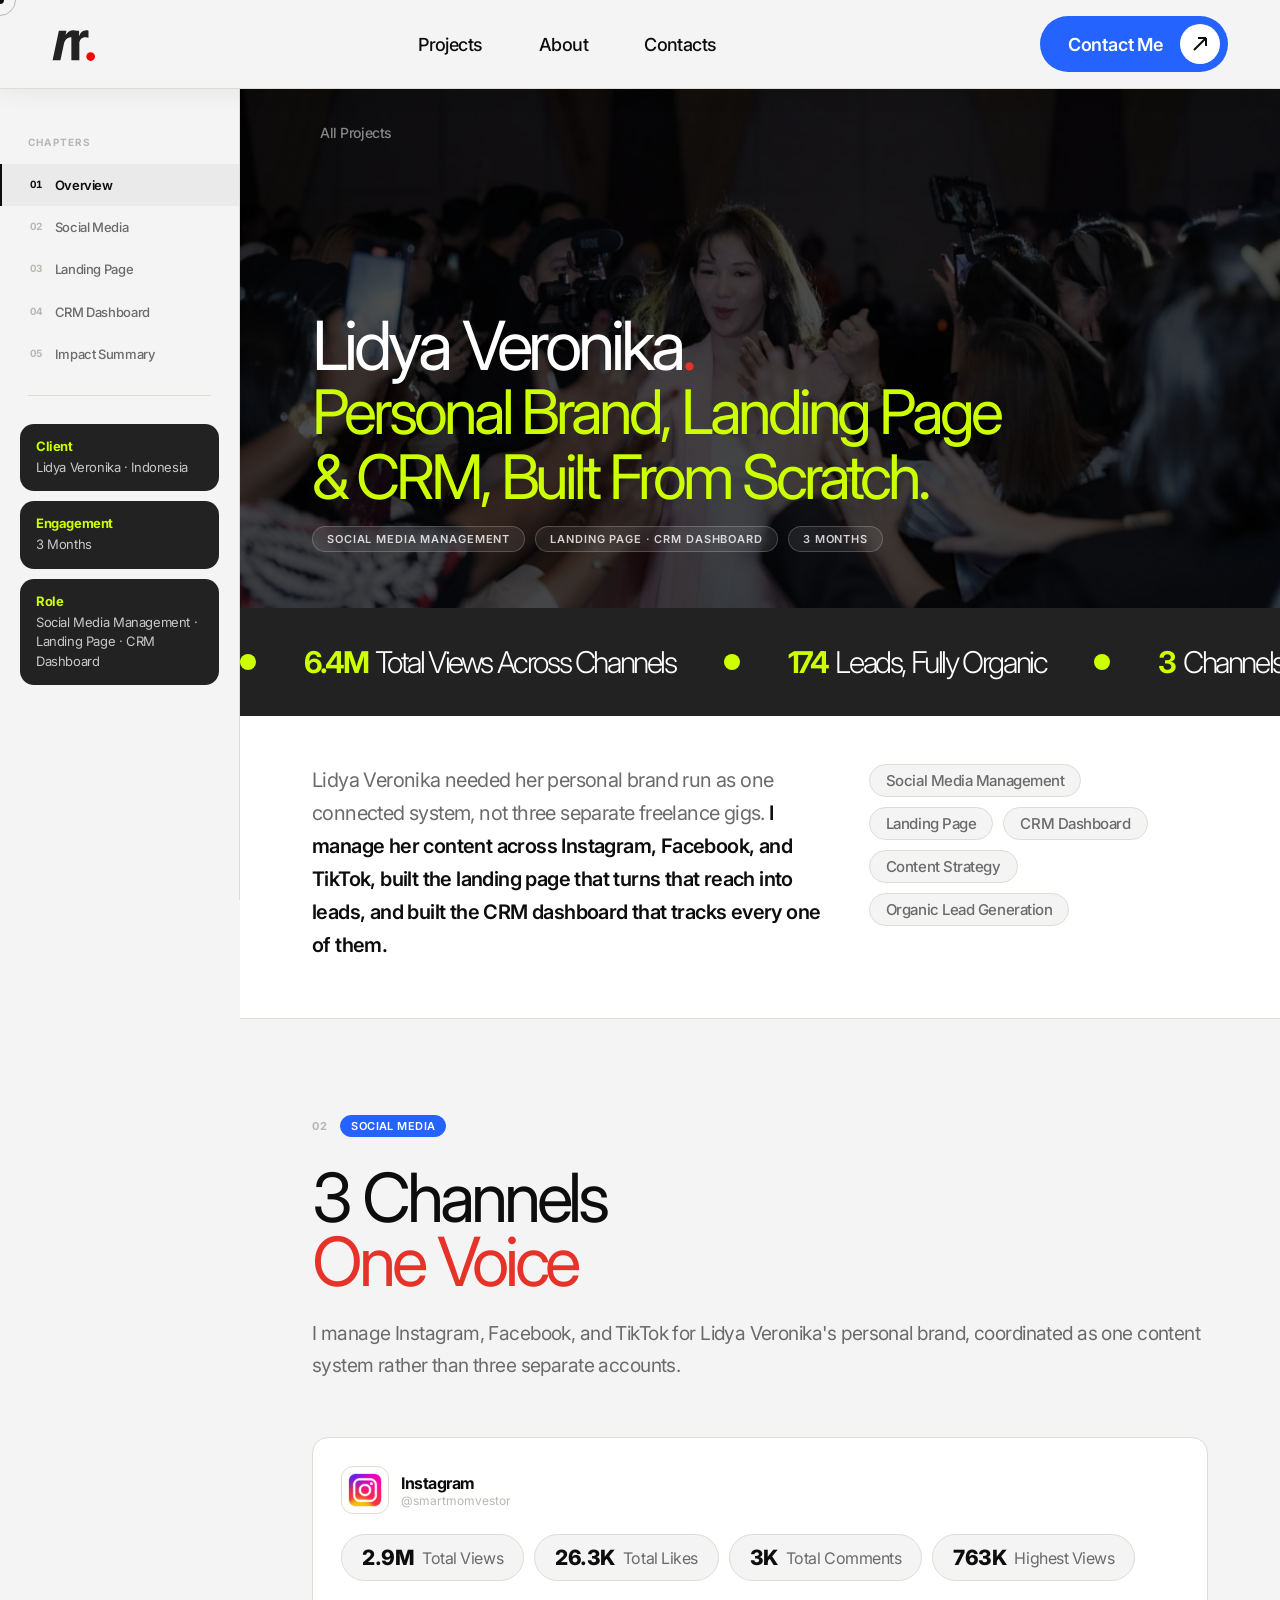
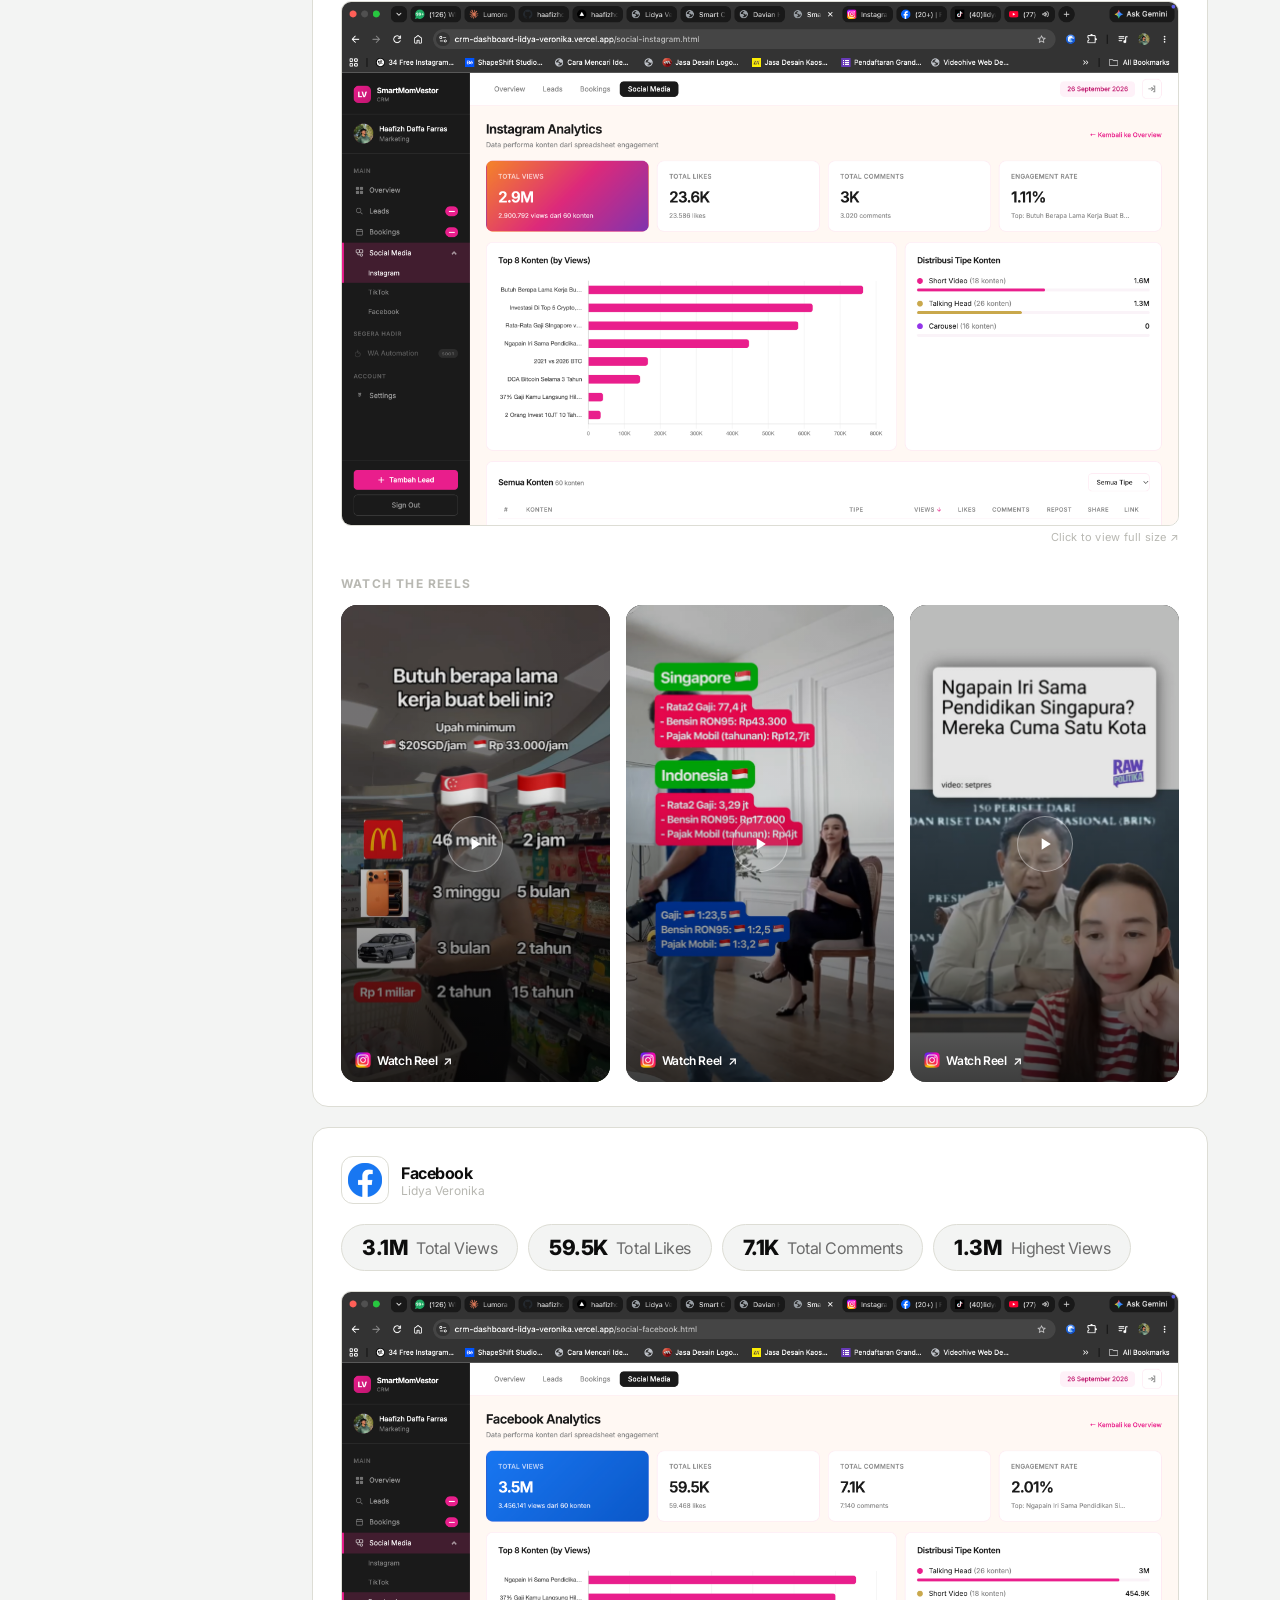
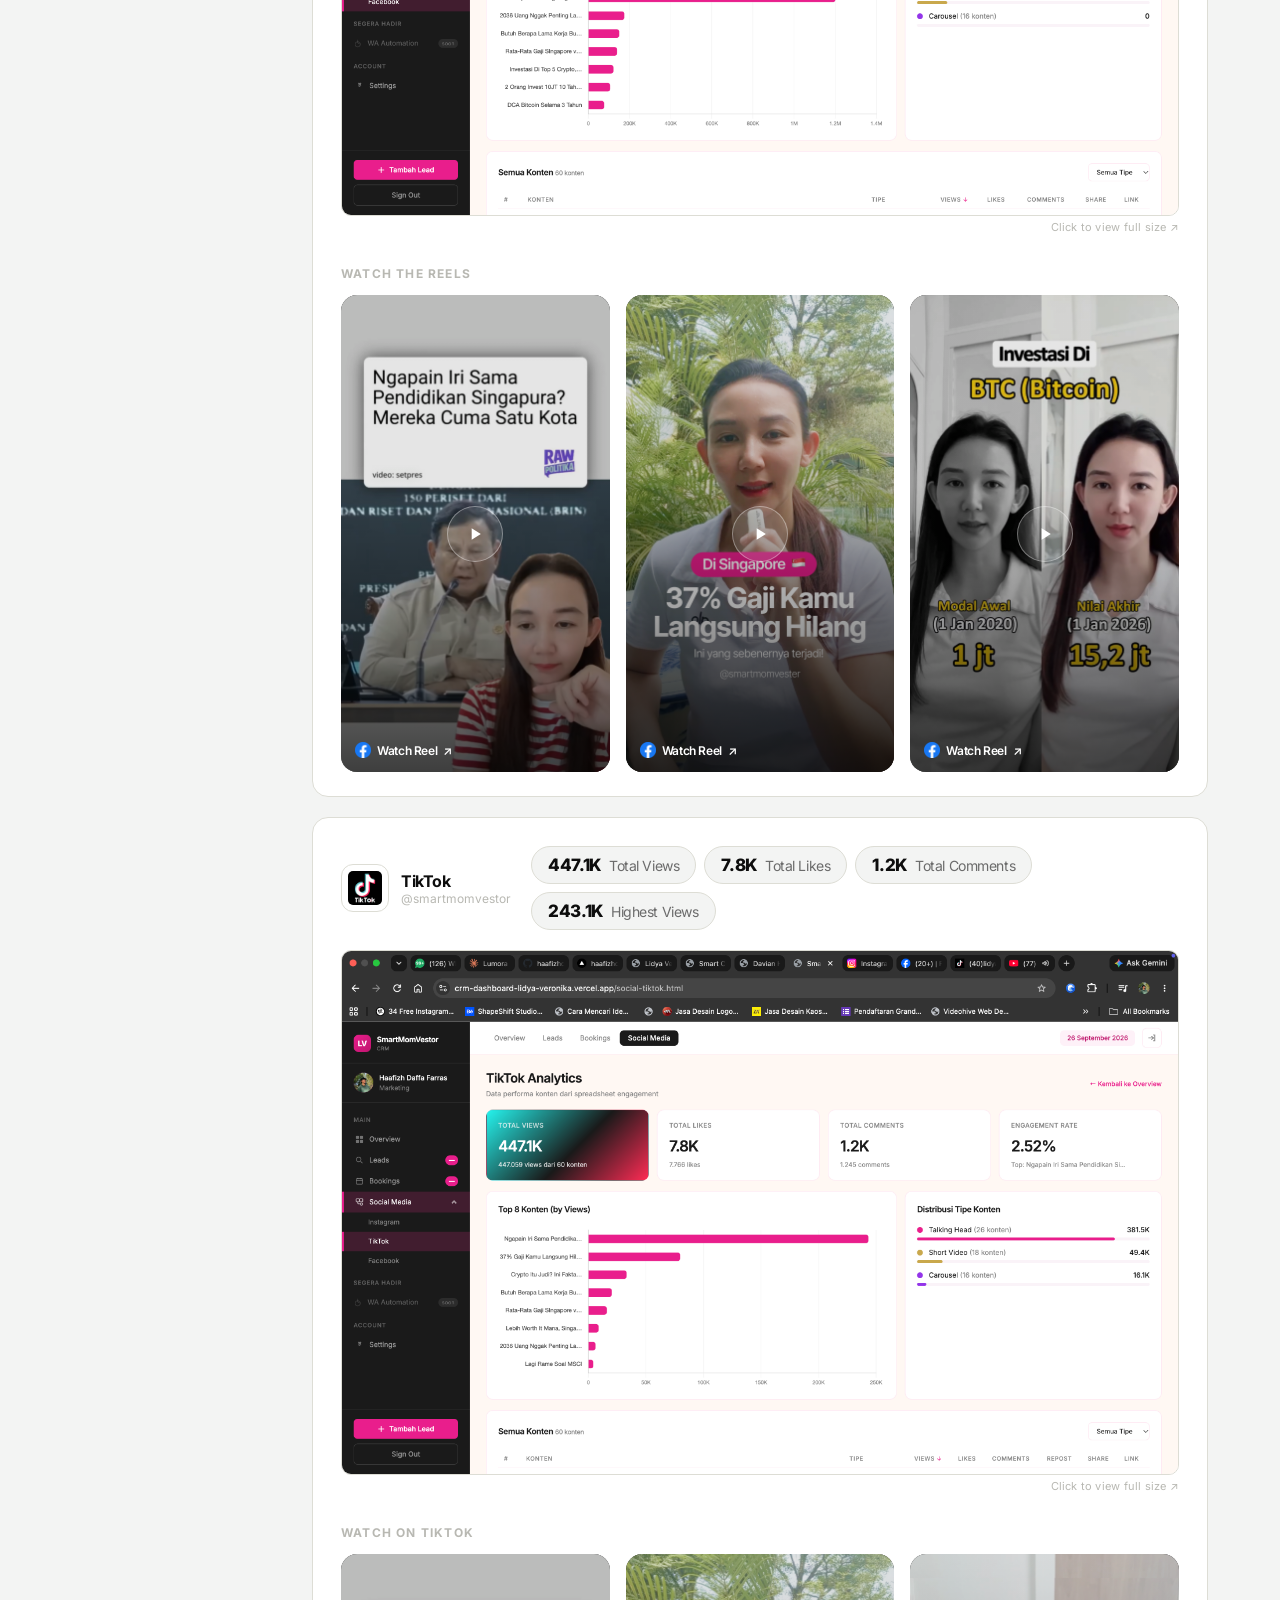
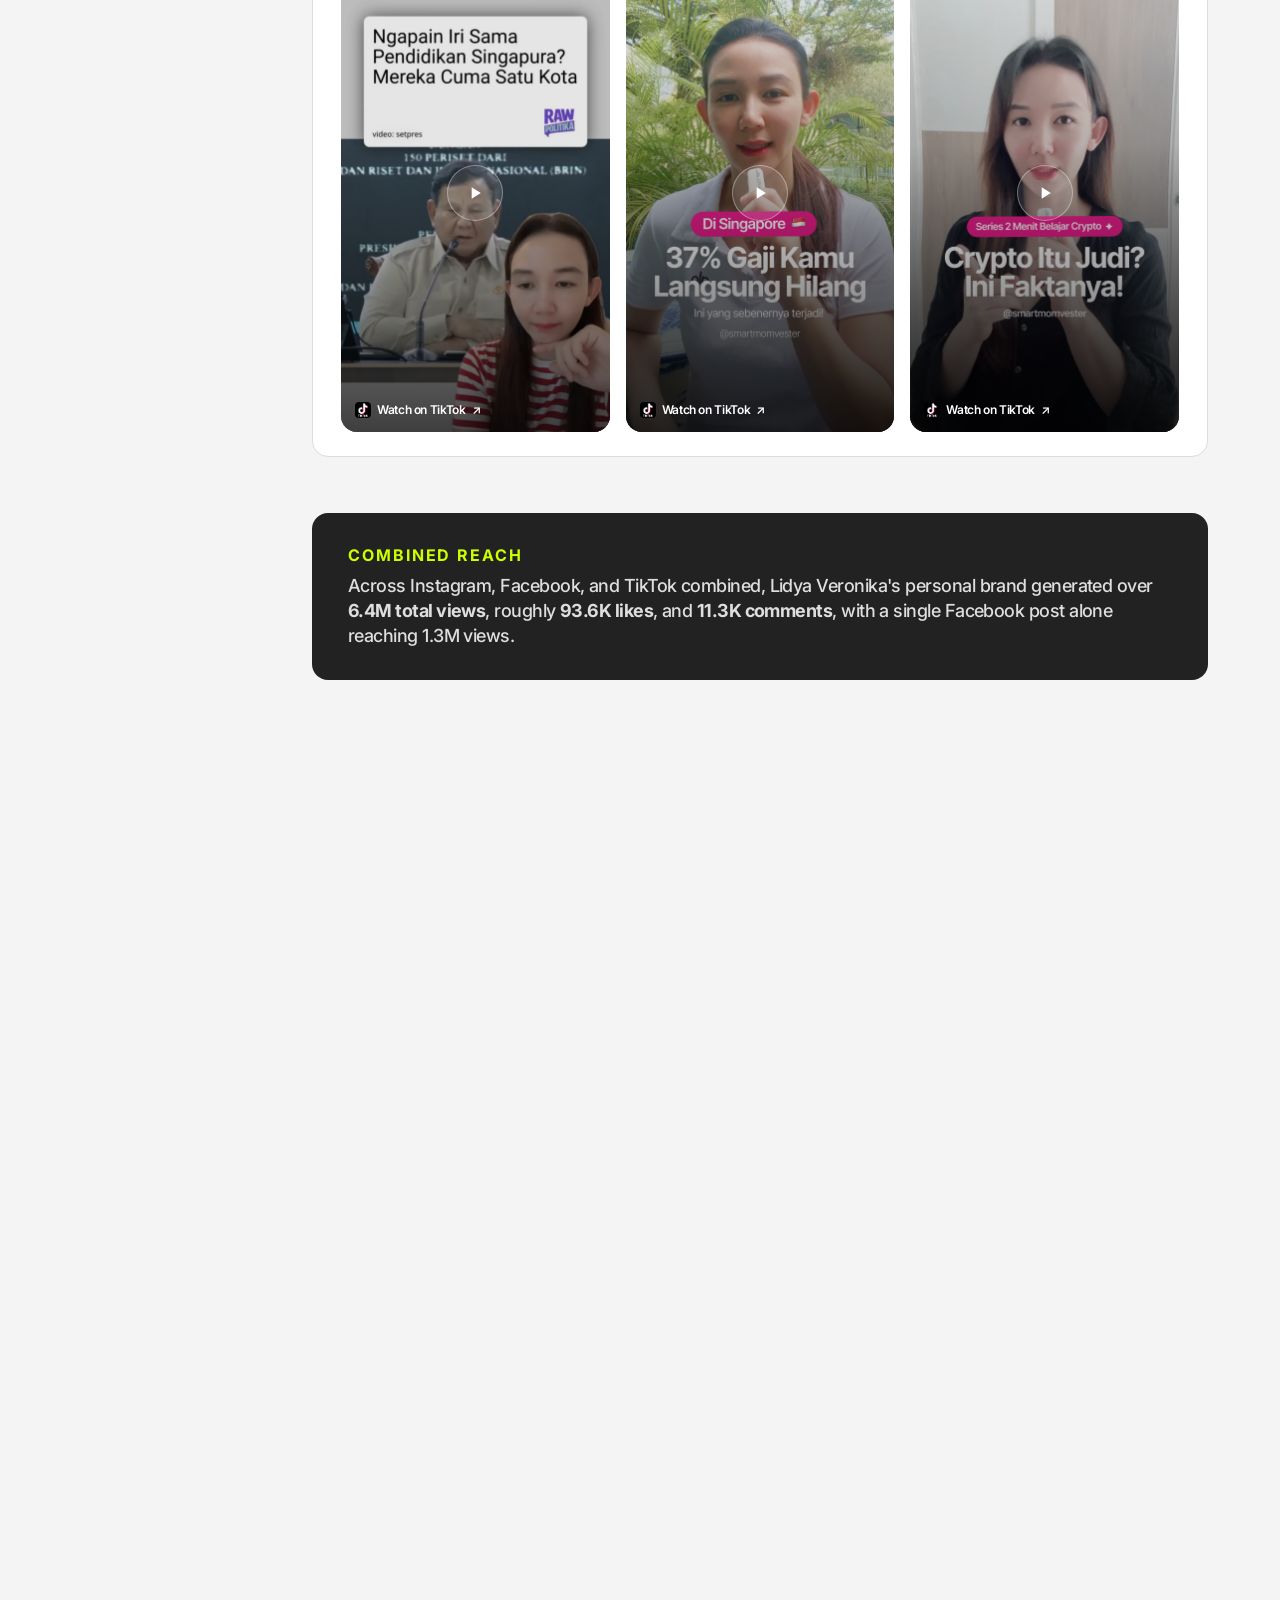
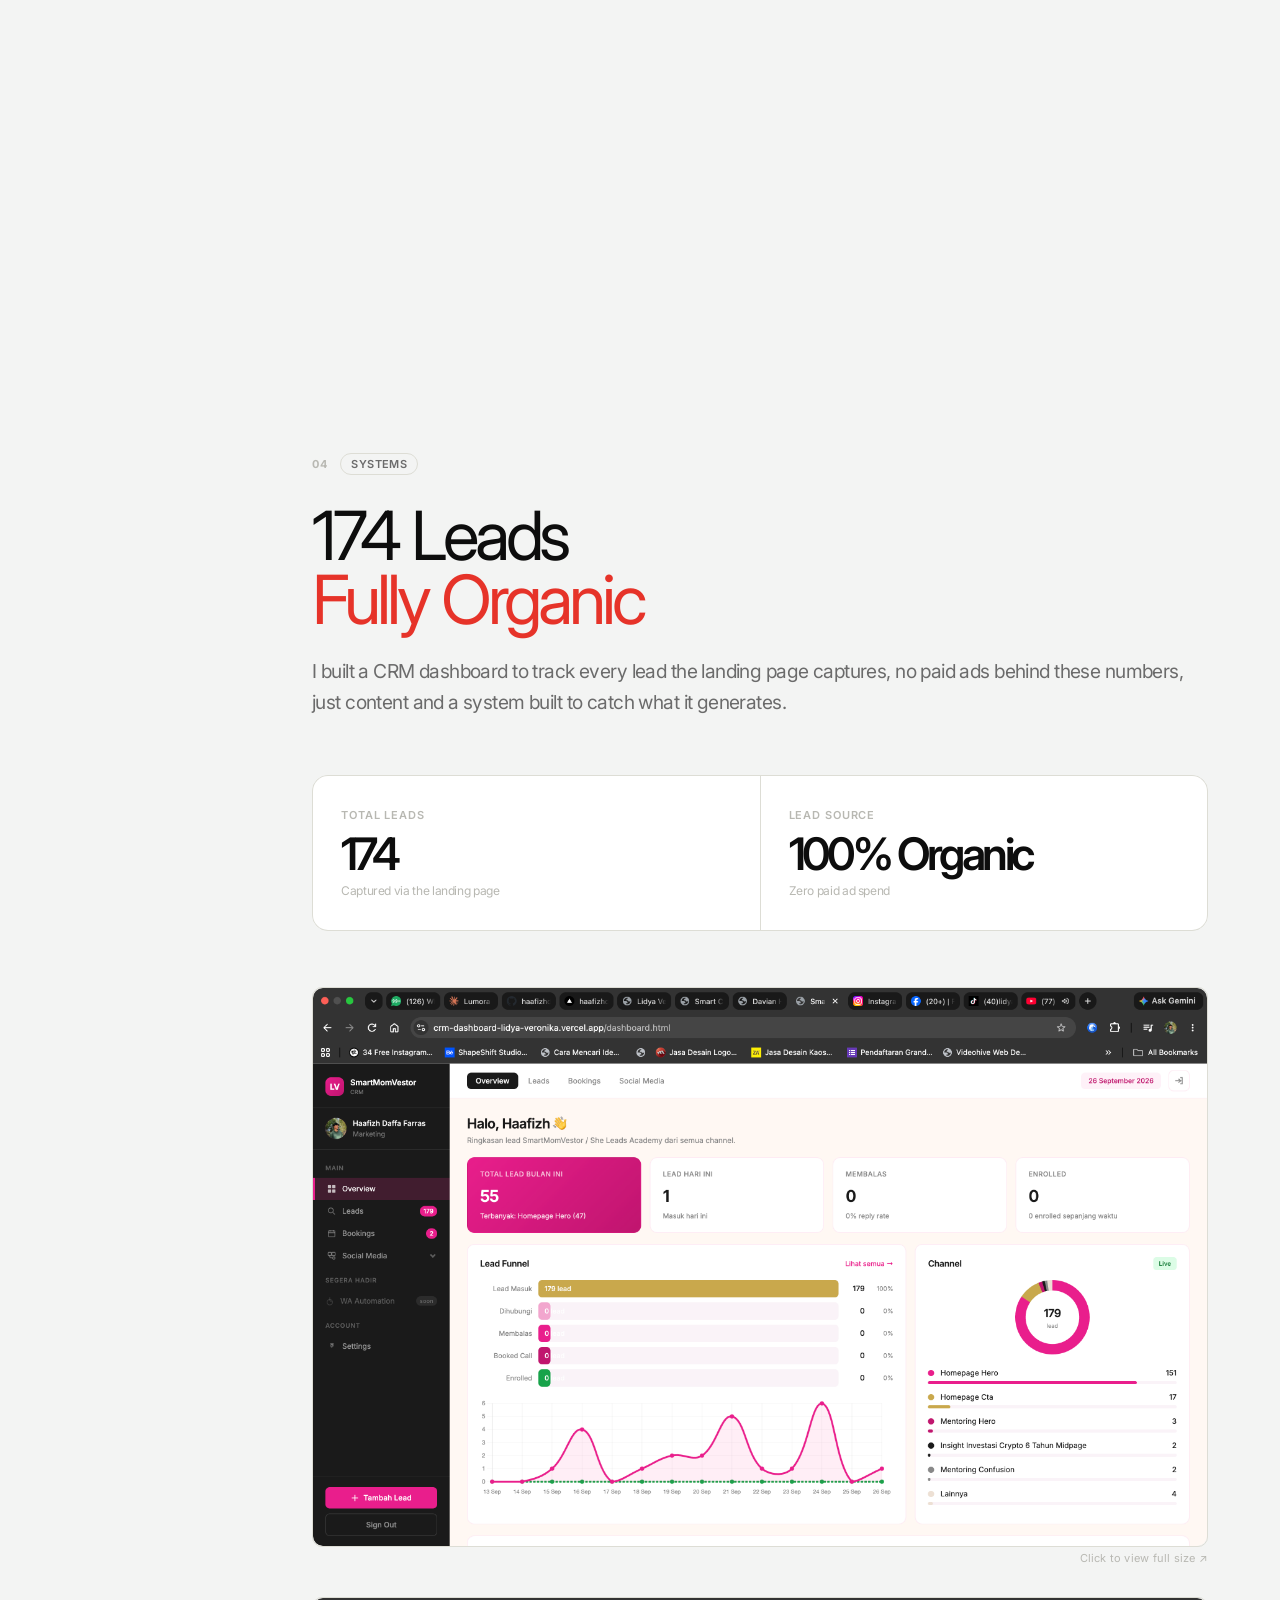
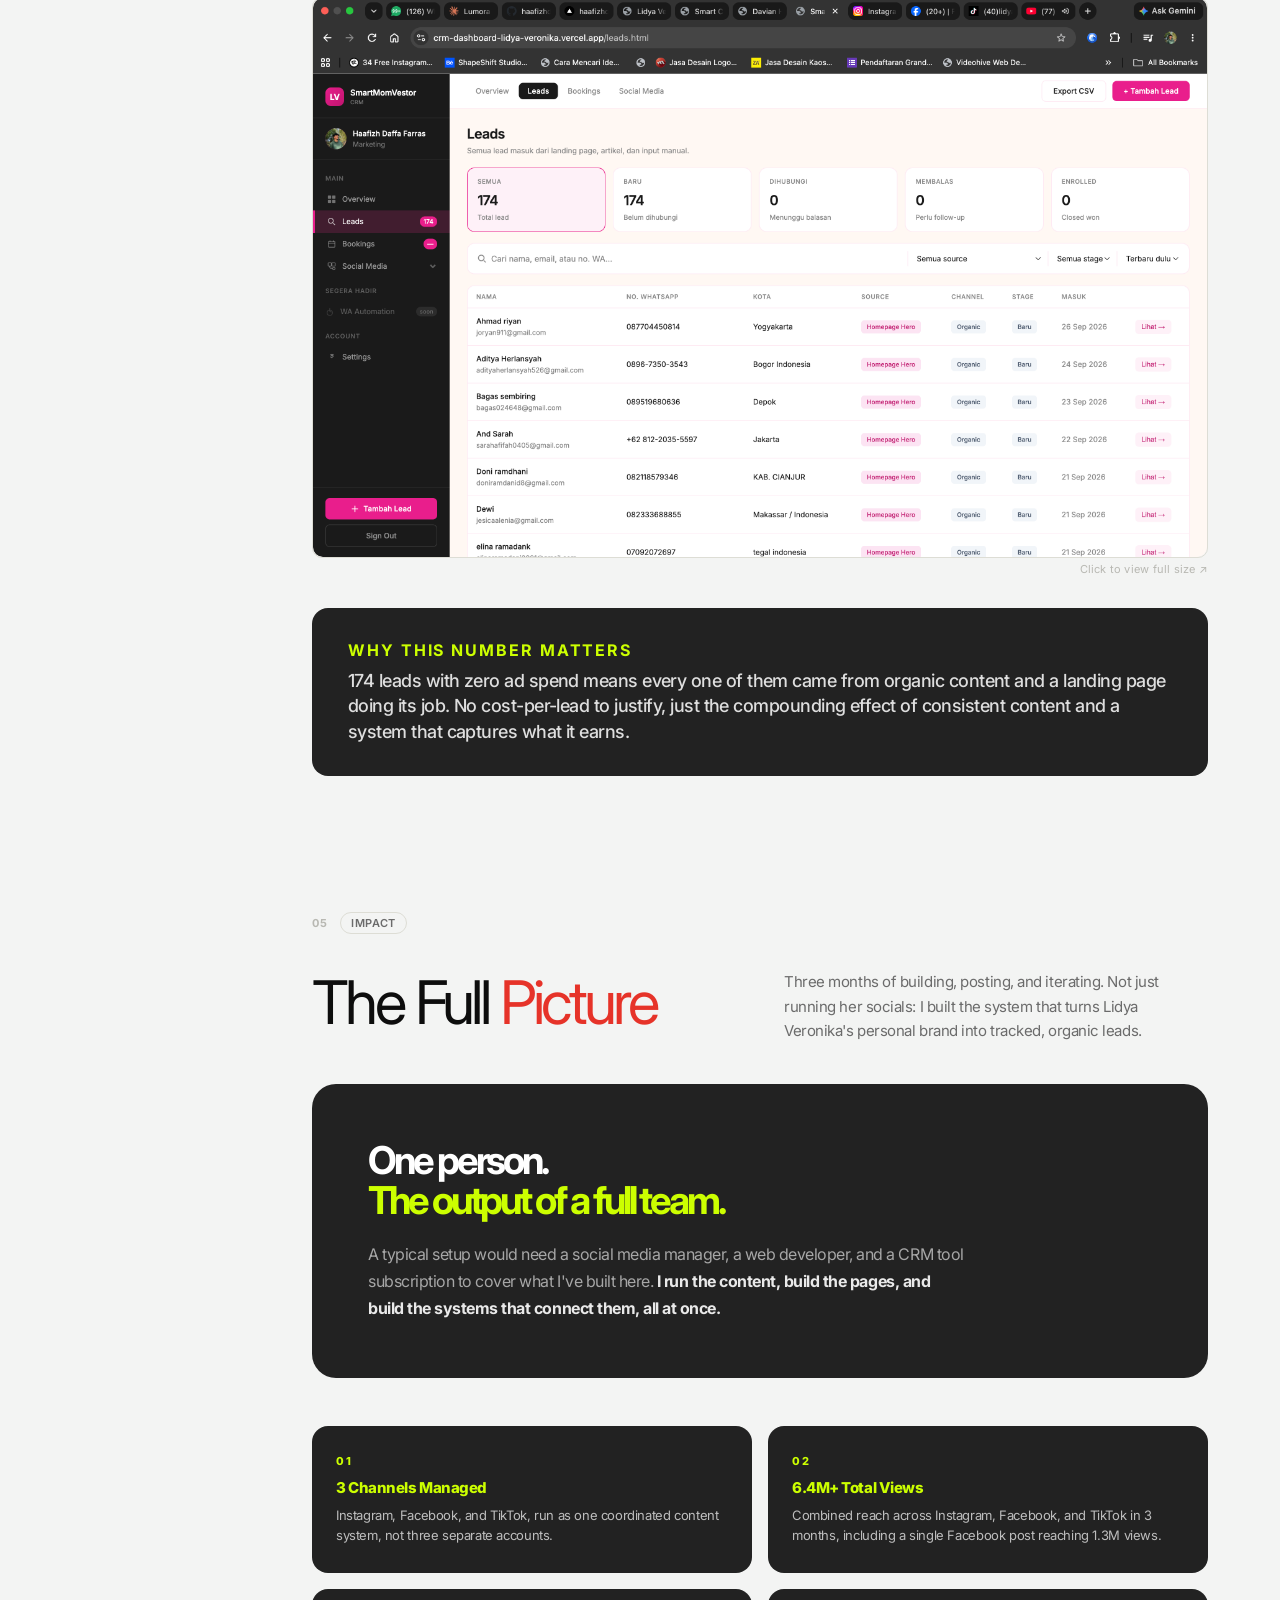
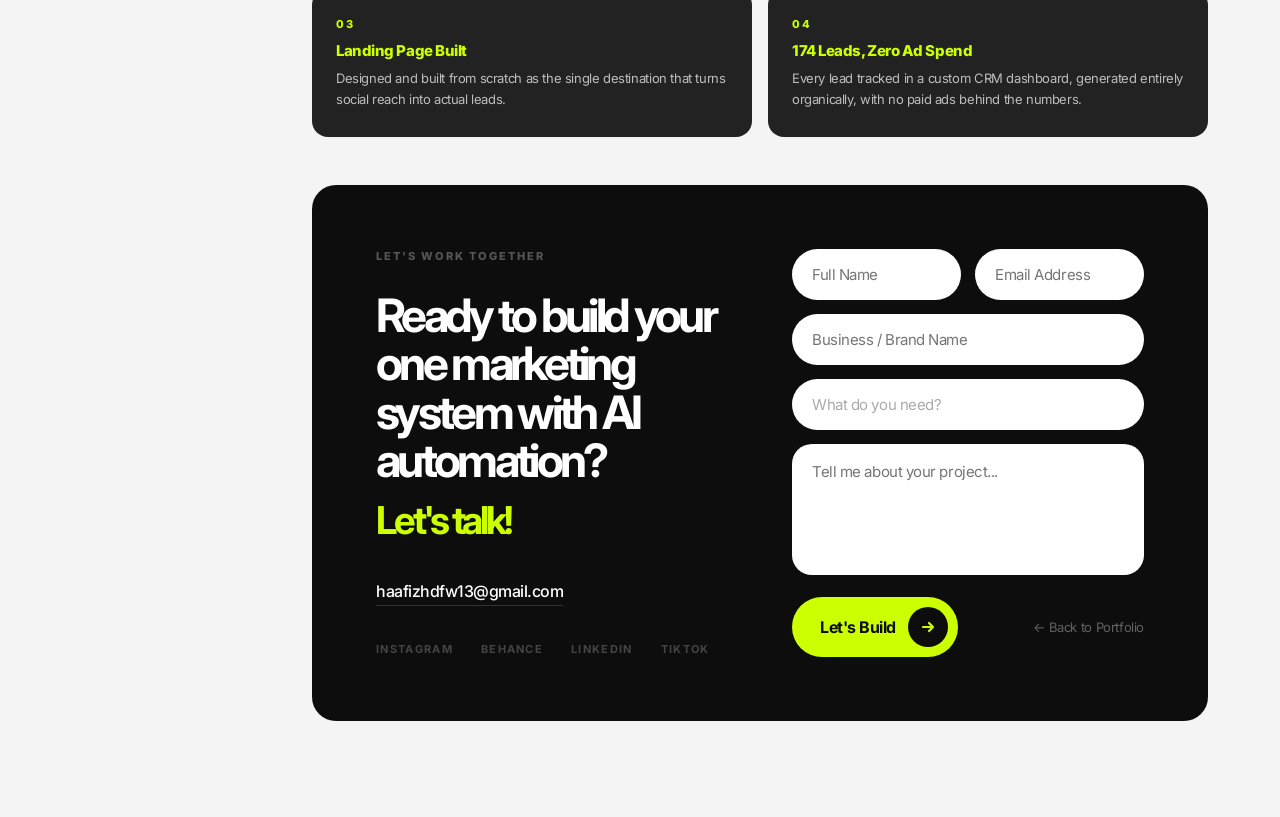
<file: lidya-veronika.html>
<!DOCTYPE html>
<html lang="en">
<head>
  <meta charset="UTF-8" />
  <meta name="viewport" content="width=device-width, initial-scale=1.0" />
  <title>Lidya Veronika, Digital Marketing Case Study · Davian Harris</title>
  <link rel="preconnect" href="https://fonts.googleapis.com" />
  <link rel="preconnect" href="https://fonts.gstatic.com" crossorigin />
  <link href="https://fonts.googleapis.com/css2?family=Inter:wght@300;400;500;600;700;800;900&display=swap" rel="stylesheet" />
  <style>

    /* ─────────────────────────────────────────────
       RESET
    ───────────────────────────────────────────── */
    *, *::before, *::after { box-sizing: border-box; margin: 0; padding: 0; }

    :root {
      --bg:    #f3f4f3;
      --black: #0d0d0d;
      --gray:  #6b6b6b;
      --lgray: #b8b8b2;
      --red:   #e63329;
      --blue:  #2563ff;
      --white: #ffffff;
      --line:  #ddddd5;

      --ls-tight:  -0.08em;
      --ls-normal: -0.03em;

      --nav-h:     88px;
      --sidebar-w: 240px;
    }

    html { scroll-behavior: smooth; }

    body {
      font-family: 'Inter', -apple-system, BlinkMacSystemFont, sans-serif;
      background: var(--bg);
      color: var(--black);
      -webkit-font-smoothing: antialiased;
      cursor: none;
    }

    /* ─────────────────────────────────────────────
       CUSTOM CURSOR
    ───────────────────────────────────────────── */
    .cur-dot {
      position: fixed; pointer-events: none; z-index: 9999;
      width: 8px; height: 8px; border-radius: 50%;
      background: var(--black);
      transform: translate(-50%, -50%);
    }
    .cur-ring {
      position: fixed; pointer-events: none; z-index: 9998;
      width: 32px; height: 32px; border-radius: 50%;
      border: 1.5px solid rgba(0,0,0,.25);
      transform: translate(-50%, -50%);
      transition: transform .5s ease, width .25s, height .25s;
    }

    /* ─────────────────────────────────────────────
       TOP NAV - matches index.html
    ───────────────────────────────────────────── */
    nav {
      position: fixed; top: 0; left: 0; right: 0; z-index: 200;
      height: var(--nav-h);
      display: flex; align-items: center;
      padding: 0 52px;
      background: var(--bg);
      box-shadow: 0 1px 0 var(--line), 0 4px 24px rgba(0,0,0,0.06);
    }
    .nav-logo {
      display: flex; align-items: center;
      margin-right: auto; text-decoration: none; flex-shrink: 0;
    }
    .nav-logo img { height: 60px; width: auto; display: block; }

    .nav-center {
      flex: 1; display: flex; justify-content: center;
      gap: 56px; list-style: none;
    }
    .nav-center a {
      font-size: 18px; font-weight: 500; letter-spacing: var(--ls-normal);
      color: var(--black); text-decoration: none; transition: opacity .2s;
    }
    .nav-center a:hover { opacity: .45; }

    .nav-right { display: flex; align-items: center; gap: 32px; flex-shrink: 0; }
    .nav-btn {
      display: inline-flex; align-items: center;
      gap: 0; padding: 8px 8px 8px 28px;
      background: var(--blue); color: var(--white);
      font-size: 18px; font-weight: 600; letter-spacing: -0.01em;
      text-decoration: none; border-radius: 100px;
      transition: background .2s, transform .15s; white-space: nowrap;
    }
    .nav-btn:hover { background: #1a4de0; transform: scale(1.03); }
    .nav-btn-icon {
      display: flex; align-items: center; justify-content: center;
      width: 40px; height: 40px; background: var(--white);
      border-radius: 50%; margin-left: 16px; flex-shrink: 0;
      transition: transform .2s;
    }
    .nav-btn:hover .nav-btn-icon { transform: rotate(45deg); }
    .nav-btn-icon svg { width: 18px; height: 18px; color: var(--black); }

    /* ─────────────────────────────────────────────
       LAYOUT - sidebar + content
    ───────────────────────────────────────────── */
    .layout {
      display: flex;
      padding-top: var(--nav-h);
      min-height: 100vh;
    }

    /* ─── SIDEBAR ─── */
    .sidebar {
      position: fixed;
      top: var(--nav-h);
      left: 0;
      width: var(--sidebar-w);
      height: calc(100vh - var(--nav-h));
      overflow-y: auto;
      border-right: 1px solid var(--line);
      padding: 48px 0 48px 0;
      display: flex; flex-direction: column;
      background: var(--bg);
      z-index: 100;
    }
    .sidebar-label {
      font-size: 10px; font-weight: 700;
      letter-spacing: 0.12em;
      color: var(--lgray);
      text-transform: uppercase;
      padding: 0 28px;
      margin-bottom: 16px;
    }
    .sidebar-nav { list-style: none; }
    .sidebar-nav li { display: block; }
    .sidebar-nav a {
      display: flex; align-items: flex-start; gap: 12px;
      padding: 12px 28px;
      font-size: 13px; font-weight: 500;
      color: var(--gray);
      text-decoration: none;
      letter-spacing: var(--ls-normal);
      border-left: 2px solid transparent;
      transition: color .2s, border-color .2s, background .2s;
      line-height: 1.4;
    }
    .sidebar-nav a:hover {
      color: var(--black);
      background: rgba(0,0,0,.035);
    }
    .sidebar-nav a.active {
      color: var(--black);
      border-left-color: var(--black);
      background: rgba(0,0,0,.04);
      font-weight: 600;
    }
    .sidebar-num {
      font-size: 10px;
      font-weight: 700;
      color: var(--lgray);
      margin-top: 1px;
      flex-shrink: 0;
      font-variant-numeric: tabular-nums;
      letter-spacing: 0.04em;
    }
    .sidebar-nav a.active .sidebar-num { color: var(--black); }

    .sidebar-divider {
      height: 1px;
      background: var(--line);
      margin: 20px 28px;
    }
    .sidebar-meta {
      padding: 0 20px;
      margin-top: 8px;
      display: flex;
      flex-direction: column;
      gap: 10px;
    }
    .sidebar-meta-box {
      padding: 14px 16px;
      border-radius: 14px;
      background: #222222;
    }
    .sidebar-meta-box strong {
      display: block;
      font-size: 13px;
      font-weight: 700;
      letter-spacing: var(--ls-normal);
      margin-bottom: 4px;
      color: #CCFF00;
    }
    .sidebar-meta-box p {
      font-size: 13px;
      line-height: 1.5;
      letter-spacing: var(--ls-normal);
      color: rgba(255,255,255,.75);
    }

    /* ─── MAIN CONTENT ─── */
    .main {
      margin-left: var(--sidebar-w);
      flex: 1;
      min-width: 0;
    }

    /* ─────────────────────────────────────────────
       SECTION BASE STYLES
    ───────────────────────────────────────────── */
    .chapter {
      padding: 96px 72px 96px 72px;
      border-bottom: 1px solid var(--line);
    }
    .chapter:last-child { border-bottom: none; }

    .ch-eyebrow {
      display: flex; align-items: center; gap: 12px;
      margin-bottom: 28px;
    }
    .ch-num {
      font-size: 11px; font-weight: 700;
      color: var(--lgray); letter-spacing: 0.1em;
      text-transform: uppercase;
    }
    .ch-tag {
      font-size: 11px; font-weight: 600;
      padding: 3px 10px;
      border: 1px solid var(--line);
      border-radius: 100px;
      color: var(--gray);
      letter-spacing: 0.04em;
      text-transform: uppercase;
    }
    .ch-tag.red { background: var(--red); color: var(--white); border-color: var(--red); }
    .ch-tag.blue { background: var(--blue); color: var(--white); border-color: var(--blue); }
    .ch-tag.green { background: var(--black); color: var(--white); border-color: var(--black); }

    .ch-title {
      font-size: clamp(38px, 5.3vw, 78px);
      font-weight: 400;
      letter-spacing: -0.06em;
      line-height: 0.95;
      color: var(--black);
      margin-bottom: 24px;
    }
    .ch-title em {
      font-style: normal;
      color: var(--red);
    }

    .ch-lead {
      font-size: clamp(16px, 1.5vw, 20px);
      font-weight: 400;
      color: var(--gray);
      line-height: 1.65;
      letter-spacing: var(--ls-normal);
      max-width: 640px;
      margin-bottom: 56px;
    }
    .ch-lead strong {
      color: var(--black);
      font-weight: 600;
    }

    /* ─────────────────────────────────────────────
       STAT GRIDS
    ───────────────────────────────────────────── */
    .stat-grid {
      display: grid;
      gap: 1px;
      background: var(--line);
      border: 1px solid var(--line);
      border-radius: 16px;
      overflow: hidden;
      margin-bottom: 56px;
    }
    .stat-grid-2 { grid-template-columns: 1fr 1fr; }
    .stat-grid-3 { grid-template-columns: 1fr 1fr 1fr; }
    .stat-grid-4 { grid-template-columns: repeat(4, 1fr); }

    .stat-cell {
      background: var(--white);
      padding: 32px 28px;
    }
    .stat-cell.dark {
      background: #222222;
      color: var(--white);
    }
    .stat-label {
      font-size: 11px; font-weight: 600;
      letter-spacing: 0.08em;
      text-transform: uppercase;
      color: var(--lgray);
      margin-bottom: 10px;
    }
    .stat-cell.dark .stat-label { color: rgba(255,255,255,.45); }
    .stat-value {
      font-size: clamp(28px, 3.5vw, 48px);
      font-weight: 900;
      letter-spacing: var(--ls-tight);
      color: var(--black);
      line-height: 1;
      margin-bottom: 6px;
    }
    .stat-cell.dark .stat-value { color: #CCFF00; }
    .stat-value .stat-red { color: var(--red); }
    .stat-value .stat-blue { color: var(--blue); }
    .stat-note {
      font-size: 12px;
      color: var(--lgray);
      font-weight: 400;
      letter-spacing: var(--ls-normal);
    }
    .stat-cell.dark .stat-note { color: rgba(255,255,255,.35); }

    /* ─────────────────────────────────────────────
       CONTENT BLOCKS
    ───────────────────────────────────────────── */
    .content-cols {
      display: grid;
      grid-template-columns: 1fr 1fr;
      gap: 48px;
      margin-bottom: 56px;
    }
    .content-cols.thirds {
      grid-template-columns: 1fr 1fr 1fr;
      gap: 32px;
    }

    .block-title {
      font-size: 13px; font-weight: 700;
      letter-spacing: 0.06em;
      text-transform: uppercase;
      color: var(--black);
      margin-bottom: 14px;
      display: flex; align-items: center; gap: 8px;
    }
    .block-title::before {
      content: '';
      display: block; width: 20px; height: 2px;
      background: var(--red);
      flex-shrink: 0;
    }

    .block-body {
      font-size: 15px;
      color: var(--gray);
      line-height: 1.7;
      letter-spacing: var(--ls-normal);
    }
    .block-body strong { color: var(--black); font-weight: 600; }
    .block-body em { font-style: italic; color: var(--gray); }

    /* dark content box */
    .dark-box {
      background: #222222;
      border-radius: 16px;
      padding: 32px 36px;
    }
    .dark-box .block-title { color: #CCFF00; }
    .dark-box .block-title::before { display: none; }
    .block-title.no-line::before { display: none; }
    .dark-box .block-body { color: rgba(255,255,255,.7); font-size: 21px; line-height: 1.6; }
    .dark-box .block-body strong { color: #ffffff; }
    .dark-box .block-body em { color: rgba(255,255,255,.6); }

    /* ─────────────────────────────────────────────
       FEATURE 2-COL GRID (CRM & Content Dashboard)
    ───────────────────────────────────────────── */
    .feature-2col { display:grid; grid-template-columns:1fr 1fr; gap:20px; margin-top:24px; }
    .feature-2col-item { background:#222222; border-radius:16px; padding:28px 32px; }
    .feature-2col-num { font-size:11px; font-weight:800; letter-spacing:0.14em; color:#CCFF00; margin-bottom:10px; }
    .feature-2col-title { font-size:18px; font-weight:700; letter-spacing:var(--ls-tight); color:#CCFF00; margin-bottom:12px; line-height:1.3; }
    .feature-2col-desc { font-size:15px; color:rgba(255,255,255,.7); line-height:1.65; }
    .feature-2col-desc strong { color:#ffffff; }

    /* ── Role list (accordion style, matches pepsodent.html "My Contribution") ── */
    .role-list {
      display: grid;
      grid-template-columns: 1fr 1fr;
      grid-template-rows: repeat(3, auto);
      grid-auto-flow: column;
      column-gap: 48px;
      margin-top: 24px;
      margin-bottom: 0;
    }
    .role-row {
      border-bottom: 1px solid var(--line);
      cursor: pointer;
      overflow: hidden;
    }
    .role-row:nth-child(1),
    .role-row:nth-child(4) { border-top: none; }
    .role-row-head {
      display: flex; align-items: center; gap: 16px;
      padding: 20px 0;
      transition: padding-left 0.2s;
    }
    .role-row:hover .role-row-head { padding-left: 8px; }
    .role-row-head::after {
      content: '+'; color: var(--lgray);
      font-size: 20px; font-weight: 300;
      flex-shrink: 0;
      transition: transform 0.25s;
    }
    .role-row.open .role-row-head::after { transform: rotate(45deg); }
    .role-icon { font-size: 16px; font-weight: 600; letter-spacing: var(--ls-normal); color: var(--lgray); flex-shrink: 0; width: 32px; }
    .role-title { font-size: 22px; font-weight: 700; letter-spacing: var(--ls-tight); color: var(--black); flex: 1 1 auto; margin-bottom: 0; }
    .role-desc-wrap {
      max-height: 0; overflow: hidden;
      transition: max-height 0.35s ease, padding-bottom 0.35s ease;
      padding-bottom: 0; padding-left: 44px;
    }
    .role-row.open .role-desc-wrap { max-height: 300px; padding-bottom: 20px; }
    .role-desc { font-size: 19px; color: var(--gray); line-height: 1.6; letter-spacing: var(--ls-normal); }
    .role-desc strong { color: var(--black); font-weight: 600; }
    @media (max-width: 720px) {
      .role-list { grid-template-columns: 1fr; grid-template-rows: none; grid-auto-flow: row; column-gap: 0; }
      .role-row:nth-child(4) { border-top: 1px solid var(--line); }
    }

    /* ─────────────────────────────────────────────
       CHANNEL CARDS
    ───────────────────────────────────────────── */
    .channel-grid {
      display: grid;
      grid-template-columns: 1fr;
      gap: 20px;
      margin-bottom: 56px;
    }
    .channel-card {
      background: var(--white);
      border: 1px solid var(--line);
      border-radius: 16px;
      padding: 28px 28px 24px;
      transition: box-shadow .2s;
    }
    .channel-card:hover { box-shadow: 0 8px 32px rgba(0,0,0,.06); }

    .channel-top {
      display: flex; align-items: center; gap: 12px;
      margin-bottom: 20px;
    }
    .channel-icon {
      width: 40px; height: 40px; border-radius: 10px;
      display: flex; align-items: center; justify-content: center;
      font-size: 20px;
      flex-shrink: 0;
    }
    .channel-icon-img {
      width: 48px; height: 48px; border-radius: 12px;
      object-fit: contain; flex-shrink: 0;
      background: var(--white); border: 1.5px solid var(--line);
      padding: 6px;
    }
    .channel-stats-inline {
      display: flex; align-items: stretch; flex-wrap: wrap; gap: 12px;
      border: 1.5px solid var(--line); border-radius: 100px;
      padding: 0 26px; font-size: 16px; color: var(--gray);
      letter-spacing: var(--ls-normal);
    }
    .channel-stats-inline > span:not(.ch-stats-sep) {
      display: flex; align-items: center; gap: 8px;
      padding: 14px 0;
    }
    .channel-stats-inline strong {
      font-size: 24px; font-weight: 800; color: var(--black);
      letter-spacing: -0.04em;
    }
    .channel-stats-inline .ch-stats-sep {
      width: 1.5px; align-self: stretch;
      background: var(--line);
      flex-shrink: 0;
    }
    .channel-stat-pills {
      display: flex; flex-wrap: wrap; gap: 10px;
    }
    .channel-stat-pill {
      display: flex; align-items: center; gap: 8px;
      padding: 10px 20px;
      background: var(--bg);
      border: 1px solid var(--line);
      border-radius: 100px;
      font-size: 16px; color: var(--gray);
      letter-spacing: var(--ls-normal);
    }
    .channel-stat-pill strong {
      font-size: 21px; font-weight: 800; color: var(--black);
      letter-spacing: -0.02em;
    }
    .channel-stat-pills.compact { gap: 8px; }
    .channel-stat-pills.compact .channel-stat-pill { padding: 8px 16px; font-size: 14px; }
    .channel-stat-pills.compact .channel-stat-pill strong { font-size: 17px; }
    .channel-name {
      font-size: 16px; font-weight: 700;
      letter-spacing: var(--ls-normal);
      color: var(--black);
    }
    .channel-sub {
      font-size: 12px; color: var(--lgray);
      font-weight: 400;
    }

    .channel-metrics {
      display: flex; flex-wrap: wrap; gap: 16px;
    }
    .ch-metric {
      display: flex; flex-direction: column; gap: 2px;
    }
    .ch-metric-val {
      font-size: 22px; font-weight: 800;
      letter-spacing: -0.05em;
      color: var(--black);
    }
    .ch-metric-lbl {
      font-size: 11px; color: var(--lgray);
      font-weight: 500; letter-spacing: 0.03em;
    }

    .channel-highlight {
      margin-top: 18px;
      padding: 12px 16px;
      background: var(--bg);
      border-radius: 10px;
      font-size: 12px;
      color: var(--gray);
      line-height: 1.5;
      letter-spacing: var(--ls-normal);
    }
    .channel-highlight strong { color: var(--black); }

    .channel-screenshot {
      margin-top: 16px;
      border-radius: 10px;
      overflow: hidden;
      border: 1px solid var(--line);
      display: block;
      cursor: zoom-in;
      transition: opacity .2s;
    }
    .channel-screenshot:hover { opacity: .88; }
    .channel-screenshot img {
      width: 100%;
      display: block;
    }
    .tiktok-showcase {
      margin-top: 32px;
    }
    .tiktok-showcase-label {
      font-size: 12px; font-weight: 700;
      letter-spacing: 0.1em; text-transform: uppercase;
      color: var(--lgray);
      margin-bottom: 14px;
    }
    .tiktok-video-grid {
      display: grid;
      grid-template-columns: repeat(3, 1fr);
      gap: 16px;
    }
    .tiktok-video-card {
      position: relative;
      aspect-ratio: 9 / 16;
      border-radius: 16px;
      overflow: hidden;
      background: linear-gradient(160deg, #1a1a1a, #000);
      display: flex; align-items: center; justify-content: center;
      text-decoration: none;
      transition: opacity .2s, transform .2s;
    }
    .tiktok-video-card:hover { opacity: .88; transform: translateY(-2px); }
    .tiktok-video-card .tv-cover {
      position: absolute; inset: 0;
      width: 100%; height: 100%;
      object-fit: cover;
    }
    .tiktok-video-card .tv-overlay {
      position: absolute; inset: 0;
      background: linear-gradient(180deg, rgba(0,0,0,.1) 40%, rgba(0,0,0,.7) 100%);
    }
    .tiktok-video-card .tv-play {
      position: relative; z-index: 1;
      width: 56px; height: 56px;
      border-radius: 50%;
      background: rgba(255,255,255,.12);
      border: 1.5px solid rgba(255,255,255,.35);
      display: flex; align-items: center; justify-content: center;
    }
    .tiktok-video-card .tv-play svg { width: 20px; height: 20px; }
    .tiktok-video-card .tv-label {
      position: absolute; z-index: 1; left: 14px; right: 14px; bottom: 14px;
      color: #fff; font-size: 12px; font-weight: 600;
      letter-spacing: var(--ls-normal);
      display: flex; align-items: center; gap: 6px;
    }
    .pc-gallery {
      display: grid;
      grid-template-columns: repeat(3, 1fr);
      gap: 16px;
      margin-bottom: 40px;
    }
    .pc-gallery img {
      width: 100%;
      aspect-ratio: 1 / 1;
      object-fit: cover;
      border-radius: 12px;
      border: 1px solid var(--line);
      display: block;
    }
    .channel-screenshot-hint {
      font-size: 11px;
      color: var(--lgray);
      text-align: right;
      margin-top: 4px;
      letter-spacing: 0.02em;
    }

    .channel-analysis {
      margin-top: 16px;
      border-top: 1px solid var(--line);
      padding-top: 16px;
    }
    .channel-analysis.no-divider {
      border-top: none;
      padding-top: 0;
    }
    .ca-row {
      display: grid;
      grid-template-columns: 1fr 1fr;
      gap: 24px;
    }
    .ca-row.stacked {
      display: flex; flex-direction: column; gap: 16px;
    }
    .ca-block {}
    .ca-block.dark {
      background: #222222;
      border-radius: 12px;
      padding: 20px 24px;
    }
    .ca-label {
      font-size: 10px; font-weight: 700;
      letter-spacing: 0.1em; text-transform: uppercase;
      color: var(--lgray);
      margin-bottom: 4px;
    }
    .ca-label.green { color: #16a34a; }
    .ca-label.blue  { color: var(--blue); }
    .ca-block.dark .ca-label.green { color: #4ade80; }
    .ca-block.dark .ca-label.blue  { color: #60a5fa; }
    .ca-block.dark .ca-label { font-size: 12px; }
    .ca-text {
      font-size: 12px; color: var(--gray);
      line-height: 1.6; letter-spacing: var(--ls-normal);
    }
    .ca-text strong { color: var(--black); font-weight: 600; }
    .ca-block.dark .ca-text { color: rgba(255,255,255,.8); font-size: 15px; line-height: 1.65; }
    .ca-block.dark .ca-text strong { color: #fff; }

    /* ─────────────────────────────────────────────
       INSIGHT CALLOUT
    ───────────────────────────────────────────── */
    .insight {
      border-left: 3px solid var(--red);
      padding: 20px 24px;
      background: rgba(230,51,41,.04);
      border-radius: 0 12px 12px 0;
      margin-bottom: 40px;
    }
    .insight-label {
      font-size: 10px; font-weight: 700;
      letter-spacing: 0.12em; text-transform: uppercase;
      color: var(--red); margin-bottom: 8px;
    }
    .insight-text {
      font-size: 15px;
      color: var(--black);
      font-weight: 500;
      line-height: 1.6;
      letter-spacing: var(--ls-normal);
    }

    .insight.blue-accent {
      border-left-color: var(--blue);
      background: rgba(37,99,255,.04);
    }
    .insight.blue-accent .insight-label { color: var(--blue); }

    .insight.dark {
      background: #222222;
      border-left: none;
      border-radius: 16px;
      padding: 32px 36px;
    }
    .insight.dark .insight-label { color: #CCFF00; font-size: 16px; }
    .insight.dark .insight-text {
      font-size: 31px;
      color: rgba(255,255,255,.85);
      line-height: 1.4;
      letter-spacing: -0.03em;
    }

    /* ─── 2-col chapter header ─── */
    .ch-header-2col {
      display: grid;
      grid-template-columns: 1fr 1fr;
      gap: 48px;
      align-items: center;
      margin-bottom: 40px;
    }
    .ch-header-2col .ch-title { margin-bottom: 0; font-size: clamp(32px, 4.7vw, 72px); }
    .ch-header-2col .ch-lead {
      font-size: 15px;
      margin-bottom: 0;
      padding-top: 8px;
    }

    /* ─────────────────────────────────────────────
       CAMPAIGN TABLE
    ───────────────────────────────────────────── */
    .data-table {
      width: 100%;
      border-collapse: collapse;
      margin-bottom: 40px;
      font-size: 13px;
    }
    .data-table th {
      text-align: left;
      padding: 10px 16px;
      font-size: 10px; font-weight: 700;
      letter-spacing: 0.1em; text-transform: uppercase;
      color: var(--lgray);
      border-bottom: 1px solid var(--line);
    }
    .data-table td {
      padding: 14px 16px;
      border-bottom: 1px solid var(--line);
      color: var(--black);
      font-weight: 400;
      letter-spacing: var(--ls-normal);
      line-height: 1.4;
    }
    .data-table tr:last-child td { border-bottom: none; }
    .data-table tr:hover td { background: rgba(0,0,0,.018); }
    .data-table .td-lead {
      font-weight: 700;
      color: var(--black);
    }
    .data-table .td-badge {
      display: inline-flex; align-items: center;
      padding: 3px 10px;
      border-radius: 100px;
      font-size: 11px; font-weight: 600;
    }
    .badge-green { background: #dcfce7; color: #15803d; }
    .badge-yellow { background: #fef9c3; color: #a16207; }
    .badge-gray { background: #f3f4f6; color: #6b7280; }

    /* ─────────────────────────────────────────────
       SEO BAR CHART
    ───────────────────────────────────────────── */
    .seo-bars { margin-bottom: 48px; }
    .seo-bar-row {
      display: flex; align-items: center; gap: 16px;
      margin-bottom: 14px;
    }
    .seo-bar-label {
      font-size: 12px; font-weight: 500;
      color: var(--black);
      min-width: 220px;
      white-space: nowrap;
      overflow: hidden; text-overflow: ellipsis;
      letter-spacing: var(--ls-normal);
    }
    .seo-bar-track {
      flex: 1;
      height: 8px;
      background: var(--line);
      border-radius: 100px;
      overflow: hidden;
    }
    .seo-bar-fill {
      height: 100%;
      border-radius: 100px;
      background: var(--black);
      transition: width 1s ease;
    }
    .seo-bar-fill.blue { background: var(--blue); }
    .seo-bar-fill.red { background: var(--red); }
    .seo-bar-val {
      font-size: 12px; font-weight: 700;
      color: var(--black);
      min-width: 56px;
      text-align: right;
      letter-spacing: -0.03em;
    }

    /* ─────────────────────────────────────────────
       DASHBOARD SHOWCASE
    ───────────────────────────────────────────── */
    .dash-showcase {
      background: var(--black);
      border-radius: 20px;
      overflow: hidden;
      margin-bottom: 40px;
    }
    .dash-header {
      padding: 24px 32px;
      border-bottom: 1px solid rgba(255,255,255,.08);
      display: flex; align-items: center; justify-content: space-between;
    }
    .dash-header-title {
      font-size: 16px; font-weight: 700;
      color: var(--white);
      letter-spacing: var(--ls-normal);
    }
    .dash-header-sub {
      font-size: 12px; color: rgba(255,255,255,.4);
      margin-top: 2px;
      letter-spacing: var(--ls-normal);
    }
    .dash-tag {
      font-size: 11px; font-weight: 600;
      padding: 4px 12px;
      border-radius: 100px;
      background: rgba(34,197,94,.15);
      color: #4ade80;
      letter-spacing: 0.04em;
    }
    .dash-body { padding: 32px; }

    .dash-kpi-row {
      display: grid; grid-template-columns: repeat(4, 1fr);
      gap: 16px; margin-bottom: 28px;
    }
    .dash-kpi {
      background: rgba(255,255,255,.06);
      border: 1px solid rgba(255,255,255,.08);
      border-radius: 12px;
      padding: 20px 20px 16px;
    }
    .dash-kpi-label {
      font-size: 10px; font-weight: 600;
      letter-spacing: 0.1em; text-transform: uppercase;
      color: rgba(255,255,255,.35);
      margin-bottom: 8px;
    }
    .dash-kpi-value {
      font-size: 28px; font-weight: 900;
      color: var(--white);
      letter-spacing: var(--ls-tight);
      line-height: 1;
    }
    .dash-kpi-value.accent { color: #CCFF00; }
    .dash-kpi-note {
      font-size: 11px; color: rgba(255,255,255,.3);
      margin-top: 4px;
      letter-spacing: var(--ls-normal);
    }

    .dash-funnel {
      display: flex; flex-direction: column; gap: 6px;
    }
    .funnel-row {
      display: flex; align-items: center; gap: 16px;
    }
    .funnel-label {
      font-size: 12px; font-weight: 500;
      color: rgba(255,255,255,.5);
      min-width: 100px;
    }
    .funnel-bar-track {
      flex: 1; height: 28px;
      border-radius: 6px;
      background: rgba(255,255,255,.06);
      overflow: hidden;
    }
    .funnel-bar-fill {
      height: 100%;
      border-radius: 6px;
      display: flex; align-items: center; padding-left: 12px;
      font-size: 12px; font-weight: 700;
      color: var(--white);
    }
    .funnel-num {
      font-size: 12px; font-weight: 700;
      color: rgba(255,255,255,.6);
      min-width: 48px; text-align: right;
    }

    /* ─────────────────────────────────────────────
       FEATURE LIST
    ───────────────────────────────────────────── */
    .feature-list {
      display: flex; flex-direction: column; gap: 12px;
      margin-bottom: 40px;
    }
    .feature-item {
      display: flex; align-items: flex-start; gap: 14px;
      padding: 16px 20px;
      background: var(--white);
      border: 1px solid var(--line);
      border-radius: 12px;
      transition: box-shadow .2s;
    }
    .feature-item:hover { box-shadow: 0 4px 16px rgba(0,0,0,.05); }
    .feature-icon {
      font-size: 20px;
      flex-shrink: 0;
      margin-top: 1px;
    }
    .feature-text { }
    .feature-name {
      font-size: 14px; font-weight: 700;
      color: var(--black);
      margin-bottom: 3px;
      letter-spacing: var(--ls-normal);
    }
    .feature-desc {
      font-size: 13px; color: var(--gray);
      line-height: 1.5;
      letter-spacing: var(--ls-normal);
    }

    /* ─────────────────────────────────────────────
       TIMELINE / PROCESS
    ───────────────────────────────────────────── */
    .timeline { margin-bottom: 48px; }
    .tl-item {
      display: flex; gap: 24px;
      padding-bottom: 32px;
      position: relative;
    }
    .tl-item::before {
      content: '';
      position: absolute;
      left: 15px; top: 32px;
      width: 1px;
      bottom: 0;
      background: var(--line);
    }
    .tl-item:last-child::before { display: none; }
    .tl-dot {
      width: 32px; height: 32px;
      border-radius: 50%;
      background: var(--black);
      color: var(--white);
      display: flex; align-items: center; justify-content: center;
      font-size: 12px; font-weight: 800;
      flex-shrink: 0;
      position: relative; z-index: 1;
    }
    .tl-dot.red { background: var(--red); }
    .tl-dot.blue { background: var(--blue); }
    .tl-content { padding-top: 4px; }
    .tl-title {
      font-size: 20px; font-weight: 700;
      color: var(--black); margin-bottom: 6px;
      letter-spacing: var(--ls-normal);
    }
    .tl-body {
      font-size: 17px; color: var(--gray);
      line-height: 1.6; letter-spacing: var(--ls-normal);
    }
    .tl-body strong { color: var(--black); }

    /* ─────────────────────────────────────────────
       IMPACT SUMMARY
    ───────────────────────────────────────────── */
    .impact-hero {
      background: #222222;
      border-radius: 24px;
      padding: 56px;
      margin-bottom: 48px;
      position: relative;
      overflow: hidden;
    }
    .impact-hero::before, .impact-hero::after { display: none; content: none; }
    .impact-title {
      font-size: clamp(28px, 3vw, 44px);
      font-weight: 700;
      color: var(--white);
      letter-spacing: var(--ls-tight);
      line-height: 1.05;
      margin-bottom: 20px;
      position: relative;
    }
    .impact-title span { color: #CCFF00; }
    .impact-body {
      font-size: 16px; color: rgba(255,255,255,.6);
      line-height: 1.7; max-width: 600px;
      letter-spacing: var(--ls-normal);
      position: relative;
    }
    .impact-body strong { color: rgba(255,255,255,.9); }

    .pillars-grid {
      display: grid;
      grid-template-columns: repeat(2, 1fr);
      gap: 16px;
      margin-bottom: 48px;
    }
    .pillar-card {
      background: #222222;
      border: none;
      border-radius: 16px;
      padding: 28px 24px;
    }
    .pillar-num { font-size: 11px; font-weight: 800; letter-spacing: 0.14em; color: #CCFF00; margin-bottom: 10px; }
    .pillar-name {
      font-size: 15px; font-weight: 800;
      color: #CCFF00;
      letter-spacing: var(--ls-normal);
      margin-bottom: 8px;
    }
    .pillar-desc {
      font-size: 13px; color: rgba(255,255,255,.7);
      line-height: 1.55; letter-spacing: var(--ls-normal);
    }

    /* ─────────────────────────────────────────────
       HERO - pepsodent-style
    ───────────────────────────────────────────── */
    #overview {
      padding: 0; border-bottom: none;
      background: #111;
    }
    .hero-ss {
      position: relative; height: 520px; overflow: hidden;
      background: #111;
    }
    .hero-ss-img {
      position: absolute; inset: 0; width: 100%; height: 100%;
      object-fit: cover; filter: brightness(.3) saturate(.6);
    }
    .hero-ss-inner {
      position: relative; z-index: 2; height: 100%;
      display: flex; flex-direction: column;
      justify-content: flex-end; padding: 56px 72px;
    }
    .hero-ss-back {
      position: absolute; top: 36px; left: 72px;
      display: flex; align-items: center; gap: 8px;
      font-size: 14px; font-weight: 500; letter-spacing: var(--ls-normal);
      color: rgba(255,255,255,.5); text-decoration: none; transition: color .2s;
      white-space: nowrap;
    }
    .hero-ss-back:hover { color: var(--white); }
    .hero-ss-chips { display: flex; gap: 10px; flex-wrap: wrap; margin-bottom: 24px; }
    .hero-ss-chips-below { margin-bottom: 0; margin-top: 20px; }
    .hero-ss-chip {
      padding: 5px 14px; border: 1px solid rgba(255,255,255,.2);
      background: rgba(255,255,255,.08); backdrop-filter: blur(8px);
      border-radius: 100px; font-size: 11px; font-weight: 600;
      letter-spacing: .08em; color: rgba(255,255,255,.8); text-transform: uppercase;
    }
    .hero-ss-title {
      font-size: clamp(38px, 5.3vw, 78px); font-weight: 400;
      letter-spacing: -0.06em; line-height: 0.95; color: var(--white);
    }
    .hero-ss-title .lime {
      color: #CCFF00;
      font-size: clamp(33px, 4.8vw, 73px);
    }
    .hero-ss-title .red  { color: var(--red); }

    /* ─────────────────────────────────────────────
       STATS MARQUEE
    ───────────────────────────────────────────── */
    .stats-bar-ss { background: #222; overflow: hidden; padding: 36px 0; }
    .stats-inner-ss {
      display: flex; align-items: center; gap: 48px;
      width: max-content; animation: marquee-ss 30s linear infinite;
    }
    .stats-inner-ss:hover { animation-play-state: paused; }
    @keyframes marquee-ss { from { transform: translateX(0); } to { transform: translateX(-50%); } }
    .ss-bullet { width: 16px; height: 16px; border-radius: 50%; background: #CCFF00; flex-shrink: 0; }
    .ss-item { display: flex; align-items: baseline; gap: 8px; white-space: nowrap; }
    .ss-n { font-weight: 700; font-size: 30px; letter-spacing: var(--ls-tight); color: #CCFF00; }
    .ss-l { font-weight: 300; font-size: 30px; letter-spacing: var(--ls-tight); color: #fff; }

    /* ─────────────────────────────────────────────
       OVERVIEW BODY (subtitle + tags)
    ───────────────────────────────────────────── */
    .overview-body {
      background: var(--white); padding: 48px 72px 56px;
      display: grid; grid-template-columns: 3fr 2fr;
      gap: 48px; align-items: start;
      border-bottom: 1px solid var(--line);
    }
    .overview-subtitle {
      font-size: clamp(16px, 1.6vw, 20px); font-weight: 400;
      color: var(--gray); line-height: 1.65;
      letter-spacing: var(--ls-normal);
      margin-bottom: 0;
    }
    .overview-subtitle strong { color: var(--black); font-weight: 600; }
    .overview-tags { display: flex; flex-wrap: wrap; gap: 10px; align-content: flex-start; justify-content: flex-start; }
    .overview-tag {
      padding: 6px 16px;
      background: var(--bg);
      border: 1px solid var(--line);
      border-radius: 100px;
      font-size: 15px; font-weight: 500;
      color: var(--gray);
      letter-spacing: var(--ls-normal);
    }

    /* ─────────────────────────────────────────────
       SCROLL REVEAL
    ───────────────────────────────────────────── */
    .reveal {
      opacity: 0;
      transform: translateY(24px);
      transition: opacity .6s ease, transform .6s ease;
    }
    .reveal.visible {
      opacity: 1;
      transform: none;
    }

    .show-mobile { display: none; }
    .show-mobile-block { display: none; }
    .show-mobile-flex { display: none; }

    .cta-select.filled { color: #0d0d0d !important; }
    .cta-select option { background: #ffffff; color: #0d0d0d; }

    /* ─────────────────────────────────────────────
       RESPONSIVE
    ───────────────────────────────────────────── */
    @media (max-width: 1100px) {
      :root { --sidebar-w: 200px; }
      .chapter { padding: 72px 48px; }
      .stat-grid-4 { grid-template-columns: repeat(2, 1fr); }
      .dash-kpi-row { grid-template-columns: repeat(2, 1fr); }
      .pillars-grid { grid-template-columns: repeat(2, 1fr); }
    }
    @media (max-width: 800px) {
      nav { padding: 0 20px; height: 64px; }
      .nav-logo img { height: 44px; }
      .nav-center { display: none; }
      .nav-btn { font-size: 14px; padding: 7px 7px 7px 18px; }
      .nav-btn-icon { width: 32px; height: 32px; margin-left: 10px; }
      .nav-btn-icon svg { width: 14px; height: 14px; }
      .layout { padding-top: 64px; }

      .sidebar { display: none; }
      .main { margin-left: 0; }
      .chapter { padding: 56px 28px; }
      .content-cols { grid-template-columns: 1fr; }
      .content-cols.thirds { grid-template-columns: 1fr; }
      .channel-grid { grid-template-columns: 1fr; }
      .stat-grid-3 { grid-template-columns: 1fr; }
      .pillars-grid { grid-template-columns: 1fr; }
      .overview-stats-bar { grid-template-columns: repeat(2, 1fr); }

      .hero-ss-inner { padding: 40px 28px; }
      .hero-ss-back { left: 28px; top: 24px; }
      .overview-body { padding: 32px 28px 40px; grid-template-columns: 1fr; gap: 24px; }
      .overview-tags { justify-content: flex-start; }

      .stats-inner-ss { gap: 28px; }
      .ss-bullet { width: 10px; height: 10px; }
      .ss-n, .ss-l { font-size: 19px; }

      .hero-ss-title { font-size: clamp(20px, 6.2vw, 40px); }
      .hero-ss-title .lime { font-size: clamp(18px, 5.8vw, 37px); }

      .channel-top { flex-wrap: wrap !important; }
      .channel-stat-pills,
      .channel-stat-pills.compact {
        display: grid; grid-template-columns: 1fr 1fr;
        gap: 8px; width: 100%; margin-top: 4px;
      }
      .channel-stat-pill,
      .channel-stat-pills.compact .channel-stat-pill {
        padding: 6px 10px; font-size: 10px; gap: 4px;
      }
      .channel-stat-pill strong,
      .channel-stat-pills.compact .channel-stat-pill strong {
        font-size: 12px;
      }

      .hide-mobile { display: none; }
      .show-mobile { display: inline; }
      .hide-mobile-block { display: none !important; }
      .show-mobile-block { display: block !important; }
      .show-mobile-flex { display: flex !important; }

      .ch-header-2col { grid-template-columns: 1fr; gap: 16px; align-items: start; }
      .ch-header-2col .ch-title { font-size: clamp(38px, 5.3vw, 78px); }

      .impact-hero { padding: 36px 24px; }

      .insight.dark { padding: 24px; }
      .insight.dark .insight-label { font-size: 12px; letter-spacing: 0.06em; white-space: nowrap; }

      .cta-box { padding: 40px 24px !important; grid-template-columns: 1fr !important; gap: 32px !important; }
      .cta-form-row { grid-template-columns: 1fr !important; }

      .tiktok-video-card .tv-play { width: 36px; height: 36px; }
      .tiktok-video-card .tv-play svg { width: 14px; height: 14px; }
    }

  </style>
</head>
<body>

  <!-- CUSTOM CURSOR -->
  <div class="cur-dot" id="curDot"></div>
  <div class="cur-ring" id="curRing"></div>

  <!-- TOP NAV -->
  <nav>
    <a href="index.html" class="nav-logo">
      <img src="logo-portfolio.svg" alt="Davian Harris" />
    </a>
    <ul class="nav-center">
      <li><a href="index.html#projects">Projects</a></li>
      <li><a href="index.html#about">About</a></li>
      <li><a href="index.html#contact">Contacts</a></li>
    </ul>
    <div class="nav-right">
      <a href="index.html#contact" class="nav-btn">
        Contact Me
        <span class="nav-btn-icon">
          <svg viewBox="0 0 18 18" fill="none" stroke="currentColor" stroke-width="2">
            <path d="M3 15L15 3M15 3H7M15 3v8"/>
          </svg>
        </span>
      </a>
    </div>
  </nav>

  <!-- LAYOUT -->
  <div class="layout">

    <!-- SIDEBAR -->
    <aside class="sidebar" id="sidebar">
      <div class="sidebar-label">Chapters</div>
      <ul class="sidebar-nav" id="sidebarNav">
        <li><a href="#overview" class="active">
          <span class="sidebar-num">01</span>Overview
        </a></li>
        <li><a href="#social">
          <span class="sidebar-num">02</span>Social Media
        </a></li>
        <li><a href="#landing">
          <span class="sidebar-num">03</span>Landing Page
        </a></li>
        <li><a href="#crm">
          <span class="sidebar-num">04</span>CRM Dashboard
        </a></li>
        <li><a href="#impact">
          <span class="sidebar-num">05</span>Impact Summary
        </a></li>
      </ul>
      <div class="sidebar-divider"></div>
      <div class="sidebar-meta">
        <div class="sidebar-meta-box">
          <strong>Client</strong>
          <p>Lidya Veronika · Indonesia</p>
        </div>
        <div class="sidebar-meta-box">
          <strong>Engagement</strong>
          <p>3 Months</p>
        </div>
        <div class="sidebar-meta-box">
          <strong>Role</strong>
          <p>Social Media Management · Landing Page · CRM Dashboard</p>
        </div>
      </div>
    </aside>

    <!-- MAIN CONTENT -->
    <main class="main">

      <!-- ══════════════════════════════════════
           01 - OVERVIEW
      ══════════════════════════════════════ -->
      <section id="overview">

        <!-- HERO -->
        <div class="hero-ss">
          <img src="lidya-veronika-bg.jpg" alt="Lidya Veronika" class="hero-ss-img" />
          <div class="hero-ss-inner">
            <a href="index.html" class="hero-ss-back">
              <svg viewBox="0 0 14 14" fill="none" stroke="currentColor" stroke-width="1.8"><path d="M9 2L4 7l5 5"/></svg>
              All Projects
            </a>
            <h1 class="hero-ss-title">
              Lidya Veronika<span class="red">.</span><br>
              <span class="lime">Personal Brand, Landing Page<br>&amp; CRM, Built From Scratch.</span>
            </h1>
            <div class="hero-ss-chips hero-ss-chips-below">
              <div class="hero-ss-chip">Social Media Management</div>
              <div class="hero-ss-chip">Landing Page · CRM Dashboard</div>
              <div class="hero-ss-chip">3 Months</div>
            </div>
          </div>
        </div>

        <!-- STATS MARQUEE -->
        <div class="stats-bar-ss">
          <div class="stats-inner-ss">
            <div class="ss-bullet"></div><div class="ss-item"><span class="ss-n">6.4M</span><span class="ss-l">Total Views Across Channels</span></div>
            <div class="ss-bullet"></div><div class="ss-item"><span class="ss-n">174</span><span class="ss-l">Leads, Fully Organic</span></div>
            <div class="ss-bullet"></div><div class="ss-item"><span class="ss-n">3</span><span class="ss-l">Channels Managed</span></div>
            <div class="ss-bullet"></div><div class="ss-item"><span class="ss-n">1</span><span class="ss-l">Landing Page Built</span></div>
            <div class="ss-bullet"></div><div class="ss-item"><span class="ss-n">1</span><span class="ss-l">CRM Dashboard Built</span></div>
            <div class="ss-bullet"></div><div class="ss-item"><span class="ss-n">3 mo</span><span class="ss-l">Engagement</span></div>
            <!-- duplicate for seamless loop -->
            <div class="ss-bullet"></div><div class="ss-item"><span class="ss-n">6.4M</span><span class="ss-l">Total Views Across Channels</span></div>
            <div class="ss-bullet"></div><div class="ss-item"><span class="ss-n">174</span><span class="ss-l">Leads, Fully Organic</span></div>
            <div class="ss-bullet"></div><div class="ss-item"><span class="ss-n">3</span><span class="ss-l">Channels Managed</span></div>
            <div class="ss-bullet"></div><div class="ss-item"><span class="ss-n">1</span><span class="ss-l">Landing Page Built</span></div>
            <div class="ss-bullet"></div><div class="ss-item"><span class="ss-n">1</span><span class="ss-l">CRM Dashboard Built</span></div>
            <div class="ss-bullet"></div><div class="ss-item"><span class="ss-n">3 mo</span><span class="ss-l">Engagement</span></div>
          </div>
        </div>

        <!-- OVERVIEW BODY: subtitle + tags -->
        <div class="overview-body">
          <p class="overview-subtitle">
            Lidya Veronika needed her personal brand run as one connected system, not three separate freelance gigs.
            <strong>I manage her content across Instagram, Facebook, and TikTok, built the landing page that turns that reach into leads, and built the CRM dashboard that tracks every one of them.</strong>
          </p>
          <div class="overview-tags">
            <span class="overview-tag">Social Media Management</span>
            <span class="overview-tag">Landing Page</span>
            <span class="overview-tag">CRM Dashboard</span>
            <span class="overview-tag">Content Strategy</span>
            <span class="overview-tag">Organic Lead Generation</span>
          </div>
        </div>

      </section>

      <!-- ══════════════════════════════════════
           02 - SOCIAL MEDIA
      ══════════════════════════════════════ -->
      <section id="social" class="chapter reveal" style="border-bottom:none; padding-bottom:48px;">
        <div class="ch-eyebrow">
          <span class="ch-num">02</span>
          <span class="ch-tag blue">Social Media</span>
        </div>
        <h2 class="ch-title">3 Channels<br><em>One Voice</em></h2>
        <p class="ch-lead" style="max-width:none;">
          I manage Instagram, Facebook, and TikTok for Lidya Veronika's personal brand, coordinated as one content system rather than three separate accounts.
        </p>

        <div class="channel-grid">

          <!-- INSTAGRAM -->
          <div class="channel-card">
            <div class="channel-top" style="justify-content: space-between; flex-wrap: wrap; gap: 20px;">
              <a href="https://www.instagram.com/smartmomvestor" target="_blank" rel="noopener" style="display:flex; align-items:center; gap:12px; text-decoration:none; color:inherit;">
                <img src="instagram.png" alt="Instagram" class="channel-icon-img" />
                <div>
                  <div class="channel-name">Instagram</div>
                  <div class="channel-sub">@smartmomvestor</div>
                </div>
              </a>
              <div class="channel-stat-pills">
                <span class="channel-stat-pill"><strong>2.9M</strong> Total Views</span>
                <span class="channel-stat-pill"><strong>26.3K</strong> Total Likes</span>
                <span class="channel-stat-pill"><strong>3K</strong> Total Comments</span>
                <span class="channel-stat-pill"><strong>763K</strong> Highest Views</span>
              </div>
            </div>
            <a class="channel-screenshot" href="lidya-instagram-photo.jpg" target="_blank" rel="noopener">
              <img src="lidya-instagram-photo.jpg" alt="Instagram Content" />
            </a>
            <div class="channel-screenshot-hint">Click to view full size ↗</div>
            <div class="tiktok-showcase">
              <div class="tiktok-showcase-label">Watch the Reels</div>
              <div class="tiktok-video-grid">
                <a class="tiktok-video-card" href="https://www.instagram.com/reel/Dc0qLfKjFnk/" target="_blank" rel="noopener">
                  <img class="tv-cover" src="lidya-ig-reel-1.jpg" alt="" onerror="this.style.display='none'" />
                  <div class="tv-overlay"></div>
                  <div class="tv-play"><svg viewBox="0 0 24 24" fill="white"><path d="M8 5v14l11-7z"/></svg></div>
                  <div class="tv-label">
                    <img src="instagram.png" alt="Instagram" style="width:16px; height:16px; border-radius:4px;" />
                    <span class="hide-mobile">Watch Reel</span> ↗
                  </div>
                </a>
                <a class="tiktok-video-card" href="https://www.instagram.com/reel/Db5b8caDHRG/" target="_blank" rel="noopener">
                  <img class="tv-cover" src="lidya-ig-reel-2.jpg" alt="" onerror="this.style.display='none'" />
                  <div class="tv-overlay"></div>
                  <div class="tv-play"><svg viewBox="0 0 24 24" fill="white"><path d="M8 5v14l11-7z"/></svg></div>
                  <div class="tv-label">
                    <img src="instagram.png" alt="Instagram" style="width:16px; height:16px; border-radius:4px;" />
                    <span class="hide-mobile">Watch Reel</span> ↗
                  </div>
                </a>
                <a class="tiktok-video-card" href="https://www.instagram.com/reel/Db0WPUkiFlB/" target="_blank" rel="noopener">
                  <img class="tv-cover" src="lidya-ig-reel-3.jpg" alt="" onerror="this.style.display='none'" />
                  <div class="tv-overlay"></div>
                  <div class="tv-play"><svg viewBox="0 0 24 24" fill="white"><path d="M8 5v14l11-7z"/></svg></div>
                  <div class="tv-label">
                    <img src="instagram.png" alt="Instagram" style="width:16px; height:16px; border-radius:4px;" />
                    <span class="hide-mobile">Watch Reel</span> ↗
                  </div>
                </a>
              </div>
            </div>
          </div>

          <!-- FACEBOOK -->
          <div class="channel-card">
            <div class="channel-top" style="justify-content: space-between; flex-wrap: wrap; gap: 20px;">
              <a href="https://www.facebook.com/profile.php?id=61589583197169" target="_blank" rel="noopener" style="display:flex; align-items:center; gap:12px; text-decoration:none; color:inherit;">
                <img src="facebook.png" alt="Facebook" class="channel-icon-img" />
                <div>
                  <div class="channel-name">Facebook</div>
                  <div class="channel-sub">Lidya Veronika</div>
                </div>
              </a>
              <div class="channel-stat-pills">
                <span class="channel-stat-pill"><strong>3.1M</strong> Total Views</span>
                <span class="channel-stat-pill"><strong>59.5K</strong> Total Likes</span>
                <span class="channel-stat-pill"><strong>7.1K</strong> Total Comments</span>
                <span class="channel-stat-pill"><strong>1.3M</strong> Highest Views</span>
              </div>
            </div>
            <a class="channel-screenshot" href="lidya-facebook-photo.jpg" target="_blank" rel="noopener">
              <img src="lidya-facebook-photo.jpg" alt="Facebook Content" />
            </a>
            <div class="channel-screenshot-hint">Click to view full size ↗</div>
            <div class="tiktok-showcase">
              <div class="tiktok-showcase-label">Watch the Reels</div>
              <div class="tiktok-video-grid">
                <a class="tiktok-video-card" href="https://www.facebook.com/reel/1391806482894524" target="_blank" rel="noopener">
                  <img class="tv-cover" src="lidya-fb-reel-1.jpg" alt="" onerror="this.style.display='none'" />
                  <div class="tv-overlay"></div>
                  <div class="tv-play"><svg viewBox="0 0 24 24" fill="white"><path d="M8 5v14l11-7z"/></svg></div>
                  <div class="tv-label">
                    <img src="facebook.png" alt="Facebook" style="width:16px; height:16px; border-radius:4px;" />
                    <span class="hide-mobile">Watch Reel</span> ↗
                  </div>
                </a>
                <a class="tiktok-video-card" href="https://www.facebook.com/reel/1693058678413104" target="_blank" rel="noopener">
                  <img class="tv-cover" src="lidya-fb-reel-2.jpg" alt="" onerror="this.style.display='none'" />
                  <div class="tv-overlay"></div>
                  <div class="tv-play"><svg viewBox="0 0 24 24" fill="white"><path d="M8 5v14l11-7z"/></svg></div>
                  <div class="tv-label">
                    <img src="facebook.png" alt="Facebook" style="width:16px; height:16px; border-radius:4px;" />
                    <span class="hide-mobile">Watch Reel</span> ↗
                  </div>
                </a>
                <a class="tiktok-video-card" href="https://www.facebook.com/reel/27192324033771689" target="_blank" rel="noopener">
                  <img class="tv-cover" src="lidya-fb-reel-3.jpg" alt="" onerror="this.style.display='none'" />
                  <div class="tv-overlay"></div>
                  <div class="tv-play"><svg viewBox="0 0 24 24" fill="white"><path d="M8 5v14l11-7z"/></svg></div>
                  <div class="tv-label">
                    <img src="facebook.png" alt="Facebook" style="width:16px; height:16px; border-radius:4px;" />
                    <span class="hide-mobile">Watch Reel</span> ↗
                  </div>
                </a>
              </div>
            </div>
          </div>

          <!-- TIKTOK -->
          <div class="channel-card">
            <div class="channel-top" style="justify-content: space-between; flex-wrap: nowrap; gap: 20px;">
              <a href="https://www.tiktok.com/@smartmomvestor" target="_blank" rel="noopener" style="display:flex; align-items:center; gap:12px; text-decoration:none; color:inherit; flex-shrink:0;">
                <img src="tiktok.png" alt="TikTok" class="channel-icon-img" />
                <div>
                  <div class="channel-name">TikTok</div>
                  <div class="channel-sub">@smartmomvestor</div>
                </div>
              </a>
              <div class="channel-stat-pills compact">
                <span class="channel-stat-pill"><strong>447.1K</strong> Total Views</span>
                <span class="channel-stat-pill"><strong>7.8K</strong> Total Likes</span>
                <span class="channel-stat-pill"><strong>1.2K</strong> Total Comments</span>
                <span class="channel-stat-pill"><strong>243.1K</strong> Highest Views</span>
              </div>
            </div>
            <a class="channel-screenshot" href="lidya-tiktok-photo.jpg" target="_blank" rel="noopener">
              <img src="lidya-tiktok-photo.jpg" alt="TikTok Content" />
            </a>
            <div class="channel-screenshot-hint">Click to view full size ↗</div>
            <div class="tiktok-showcase">
              <div class="tiktok-showcase-label">Watch on TikTok</div>
              <div class="tiktok-video-grid">
                <a class="tiktok-video-card" href="https://www.tiktok.com/@smartmomvestor/video/7671994511937129744?lang=en-GB" target="_blank" rel="noopener">
                  <img class="tv-cover" src="lidya-tiktok-video-1.jpg" alt="" onerror="this.style.display='none'" />
                  <div class="tv-overlay"></div>
                  <div class="tv-play"><svg viewBox="0 0 24 24" fill="white"><path d="M8 5v14l11-7z"/></svg></div>
                  <div class="tv-label">
                    <img src="tiktok.png" alt="TikTok" style="width:16px; height:16px; border-radius:4px;" />
                    <span class="hide-mobile">Watch on TikTok</span> ↗
                  </div>
                </a>
                <a class="tiktok-video-card" href="https://www.tiktok.com/@smartmomvestor/video/7662357316171304208?lang=en-GB" target="_blank" rel="noopener">
                  <img class="tv-cover" src="lidya-tiktok-video-2.jpg" alt="" onerror="this.style.display='none'" />
                  <div class="tv-overlay"></div>
                  <div class="tv-play"><svg viewBox="0 0 24 24" fill="white"><path d="M8 5v14l11-7z"/></svg></div>
                  <div class="tv-label">
                    <img src="tiktok.png" alt="TikTok" style="width:16px; height:16px; border-radius:4px;" />
                    <span class="hide-mobile">Watch on TikTok</span> ↗
                  </div>
                </a>
                <a class="tiktok-video-card" href="https://www.tiktok.com/@smartmomvestor/video/7657886837951843585?lang=en-GB" target="_blank" rel="noopener">
                  <img class="tv-cover" src="lidya-tiktok-video-3.jpg" alt="" onerror="this.style.display='none'" />
                  <div class="tv-overlay"></div>
                  <div class="tv-play"><svg viewBox="0 0 24 24" fill="white"><path d="M8 5v14l11-7z"/></svg></div>
                  <div class="tv-label">
                    <img src="tiktok.png" alt="TikTok" style="width:16px; height:16px; border-radius:4px;" />
                    <span class="hide-mobile">Watch on TikTok</span> ↗
                  </div>
                </a>
              </div>
            </div>
          </div>

        </div>

        <div class="insight dark" style="margin-top:32px;">
          <div class="insight-label">Combined Reach</div>
          <div class="insight-text" style="font-size:18px;">
            Across Instagram, Facebook, and TikTok combined, Lidya Veronika's personal brand generated over <strong>6.4M total views</strong>, roughly <strong>93.6K likes</strong>, and <strong>11.3K comments</strong>, with a single Facebook post alone reaching 1.3M views.
          </div>
        </div>

      </section>

      <!-- ══════════════════════════════════════
           03 - LANDING PAGE
      ══════════════════════════════════════ -->
      <section id="landing" class="chapter reveal" style="padding-top:48px; border-bottom:none; padding-bottom:48px;">
        <div class="ch-eyebrow">
          <span class="ch-num">03</span>
          <span class="ch-tag red">Landing Page</span>
        </div>
        <h2 class="ch-title">A Landing Page<br><em>Built To Convert</em></h2>
        <p class="ch-lead" style="max-width:none;">
          Reach on Instagram, Facebook, and TikTok needed somewhere to go. I designed and built the landing page that turns that content reach into actual leads, the entry point that feeds directly into the CRM.
        </p>

        <!-- Landing Page Screenshot -->
        <div class="reveal" style="margin-bottom:32px;">
          <a class="channel-screenshot" href="lidya-landing.png" target="_blank" rel="noopener" style="cursor:zoom-in;">
            <img src="lidya-landing.png" alt="Lidya Veronika Landing Page" style="width:100%;display:block;border-radius:10px;" />
          </a>
          <div class="channel-screenshot-hint">Click to view full size ↗</div>
        </div>

        <div class="insight dark">
          <div class="insight-label">Why This Exists</div>
          <div class="insight-text" style="font-size:18px;">
            Social content builds attention, but attention alone doesn't convert. The landing page is where that attention becomes a lead: a single, focused destination that funnels traffic from every channel into one pipeline instead of leaving it scattered across DMs and comments.
          </div>
        </div>

      </section>

      <!-- ══════════════════════════════════════
           04 - CRM DASHBOARD
      ══════════════════════════════════════ -->
      <section id="crm" class="chapter reveal" style="padding-top:48px; border-bottom:none; padding-bottom:48px;">
        <div class="ch-eyebrow">
          <span class="ch-num">04</span>
          <span class="ch-tag">Systems</span>
        </div>
        <h2 class="ch-title">174 Leads<br><em>Fully Organic</em></h2>
        <p class="ch-lead" style="max-width:none;">
          I built a CRM dashboard to track every lead the landing page captures, no paid ads behind these numbers, just content and a system built to catch what it generates.
        </p>

        <div class="stat-grid stat-grid-2 reveal">
          <div class="stat-cell">
            <div class="stat-label">Total Leads</div>
            <div class="stat-value" style="font-weight:600;">174</div>
            <div class="stat-note hide-mobile">Captured via the landing page</div>
            <div class="stat-note show-mobile-block">via landing page</div>
          </div>
          <div class="stat-cell">
            <div class="stat-label">Lead Source</div>
            <div class="stat-value" style="font-weight:600;">100%<span class="hide-mobile"> Organic</span></div>
            <div class="stat-note"><span class="show-mobile">Organic, </span><span class="hide-mobile">Zero</span><span class="show-mobile">no</span> paid ad<span class="hide-mobile"> spend</span></div>
          </div>
        </div>

        <!-- CRM Screenshot -->
        <div class="reveal" style="margin-bottom:32px;">
          <a class="channel-screenshot" href="lidya-crm-dashboard.png" target="_blank" rel="noopener" style="cursor:zoom-in;">
            <img src="lidya-crm-dashboard.png" alt="Lidya Veronika CRM Dashboard" style="width:100%;display:block;border-radius:10px;" />
          </a>
          <div class="channel-screenshot-hint">Click to view full size ↗</div>
        </div>

        <div class="reveal" style="margin-bottom:32px;">
          <a class="channel-screenshot" href="lidya-crm-dashboard-2.png" target="_blank" rel="noopener" style="cursor:zoom-in;">
            <img src="lidya-crm-dashboard-2.png" alt="Lidya Veronika CRM Dashboard" style="width:100%;display:block;border-radius:10px;" />
          </a>
          <div class="channel-screenshot-hint">Click to view full size ↗</div>
        </div>

        <div class="insight dark">
          <div class="insight-label">Why This Number Matters</div>
          <div class="insight-text" style="font-size:18px;">
            174 leads with zero ad spend means every one of them came from organic content and a landing page doing its job. No cost-per-lead to justify, just the compounding effect of consistent content and a system that captures what it earns.
          </div>
        </div>

      </section>

      <!-- ══════════════════════════════════════
           05 - IMPACT SUMMARY
      ══════════════════════════════════════ -->
      <section id="impact" class="chapter reveal" style="padding-top:48px;">

        <div class="ch-eyebrow">
          <span class="ch-num">05</span>
          <span class="ch-tag">Impact</span>
        </div>
        <div class="ch-header-2col">
          <h2 class="ch-title">The Full <em>Picture</em></h2>
          <p class="ch-lead" style="max-width:none;">
            Three months of building, posting, and iterating. Not just running her socials: I built the system that turns Lidya Veronika's personal brand into tracked, organic leads.
          </p>
        </div>

        <div class="impact-hero reveal">
          <div class="impact-title">
            One person.<br>
            <span>The output of a full team.</span>
          </div>
          <div class="impact-body">
            A typical setup would need a social media manager, a web developer, and a CRM tool subscription to cover what I've built here. <strong>I run the content, build the pages, and build the systems that connect them, all at once.</strong>
          </div>
        </div>

        <div class="pillars-grid reveal">
          <div class="pillar-card">
            <div class="pillar-num">01</div>
            <div class="pillar-name">3 Channels Managed</div>
            <div class="pillar-desc">Instagram, Facebook, and TikTok, run as one coordinated content system, not three separate accounts.</div>
          </div>
          <div class="pillar-card">
            <div class="pillar-num">02</div>
            <div class="pillar-name">6.4M+ Total Views</div>
            <div class="pillar-desc">Combined reach across Instagram, Facebook, and TikTok in 3 months, including a single Facebook post reaching 1.3M views.</div>
          </div>
          <div class="pillar-card">
            <div class="pillar-num">03</div>
            <div class="pillar-name">Landing Page Built</div>
            <div class="pillar-desc">Designed and built from scratch as the single destination that turns social reach into actual leads.</div>
          </div>
          <div class="pillar-card">
            <div class="pillar-num">04</div>
            <div class="pillar-name">174 Leads, Zero Ad Spend</div>
            <div class="pillar-desc">Every lead tracked in a custom CRM dashboard, generated entirely organically, with no paid ads behind the numbers.</div>
          </div>
        </div>

        <!-- CONTACT FORM -->
        <div class="reveal cta-box" style="margin-top:48px; background:#0d0d0d; border-radius:24px; padding:64px 64px; display:grid; grid-template-columns:1fr 1fr; gap:64px; align-items:start;">

          <!-- Left: headline -->
          <div>
            <div style="font-size:11px; font-weight:800; letter-spacing:0.18em; text-transform:uppercase; color:#555; margin-bottom:28px;">Let's Work Together</div>
            <div class="hide-mobile-block" style="font-size:clamp(32px,3.6vw,52px); font-weight:700; color:#ffffff; letter-spacing:var(--ls-tight); line-height:1.05; margin-bottom:16px;">
              Ready to build your one marketing system with AI automation?
            </div>
            <div class="hide-mobile-block" style="font-size:clamp(28px,3vw,44px); font-weight:700; color:#CCFF00; letter-spacing:var(--ls-tight); line-height:1.05; margin-bottom:40px;">
              Let's talk!
            </div>
            <div class="show-mobile-block" style="font-size:clamp(20px,6.5vw,28px); font-weight:700; color:#ffffff; letter-spacing:var(--ls-tight); line-height:1.25; margin-bottom:28px;">
              Ready to build your one marketing system with AI automation? <span style="color:#CCFF00;">Let's talk!</span>
            </div>
            <a href="mailto:haafizhdfw13@gmail.com" style="display:inline-block; font-size:16px; font-weight:500; color:#ffffff; text-decoration:none; border-bottom:1px solid #333; padding-bottom:4px; letter-spacing:var(--ls-normal); margin-bottom:36px; transition:border-color .2s;" onmouseover="this.style.borderColor='#fff'" onmouseout="this.style.borderColor='#333'">haafizhdfw13@gmail.com</a>
            <div class="hide-mobile-block" style="display:flex; gap:28px;">
              <a href="https://www.instagram.com/haafizhdfw/" target="_blank" style="font-size:11px; font-weight:700; letter-spacing:0.12em; text-transform:uppercase; color:#444; text-decoration:none; transition:color .2s;" onmouseover="this.style.color='#fff'" onmouseout="this.style.color='#444'">Instagram</a>
              <a href="#" target="_blank" style="font-size:11px; font-weight:700; letter-spacing:0.12em; text-transform:uppercase; color:#444; text-decoration:none; transition:color .2s;" onmouseover="this.style.color='#fff'" onmouseout="this.style.color='#444'">Behance</a>
              <a href="https://www.linkedin.com/in/haafizhdfw/" target="_blank" style="font-size:11px; font-weight:700; letter-spacing:0.12em; text-transform:uppercase; color:#444; text-decoration:none; transition:color .2s;" onmouseover="this.style.color='#fff'" onmouseout="this.style.color='#444'">LinkedIn</a>
              <a href="https://www.tiktok.com/@haafizhdfw" target="_blank" style="font-size:11px; font-weight:700; letter-spacing:0.12em; text-transform:uppercase; color:#444; text-decoration:none; transition:color .2s;" onmouseover="this.style.color='#fff'" onmouseout="this.style.color='#444'">TikTok</a>
            </div>
          </div>

          <!-- Right: form -->
          <form action="https://formspree.io/f/xpwrlknq" method="POST" style="display:flex; flex-direction:column; gap:14px;">
            <div class="cta-form-row" style="display:grid; grid-template-columns:1fr 1fr; gap:14px;">
              <input type="text" name="name" placeholder="Full Name" required style="width:100%; padding:16px 20px; background:#ffffff; border:none; border-radius:100px; font-size:15px; font-family:inherit; color:#0d0d0d; outline:none; letter-spacing:var(--ls-normal);" />
              <input type="email" name="email" placeholder="Email Address" required style="width:100%; padding:16px 20px; background:#ffffff; border:none; border-radius:100px; font-size:15px; font-family:inherit; color:#0d0d0d; outline:none; letter-spacing:var(--ls-normal);" />
            </div>
            <input type="text" name="business" placeholder="Business / Brand Name" style="width:100%; padding:16px 20px; background:#ffffff; border:none; border-radius:100px; font-size:15px; font-family:inherit; color:#0d0d0d; outline:none; letter-spacing:var(--ls-normal);" />
            <select name="need" class="cta-select" onchange="this.classList.add('filled')" style="width:100%; padding:16px 20px; background:#ffffff; border:none; border-radius:100px; font-size:15px; font-family:inherit; color:#aaaaaa; outline:none; letter-spacing:var(--ls-normal); cursor:pointer; -webkit-appearance:none;">
              <option value="" disabled selected>What do you need?</option>
              <option>Social Media Management</option>
              <option>Paid Ads (Meta / Google)</option>
              <option>SEO &amp; Landing Page Optimization</option>
              <option>CRM &amp; AI Automation</option>
              <option>Full-Stack Marketing System</option>
              <option>Other</option>
            </select>
            <textarea name="message" placeholder="Tell me about your project..." rows="5" style="width:100%; padding:18px 20px; background:#ffffff; border:none; border-radius:20px; font-size:15px; font-family:inherit; color:#0d0d0d; outline:none; resize:none; letter-spacing:var(--ls-normal);"></textarea>
            <div style="display:flex; align-items:center; justify-content:space-between; margin-top:8px;">
              <button type="submit" style="display:inline-flex; align-items:center; gap:0; padding:10px 10px 10px 28px; background:#CCFF00; color:#0d0d0d; font-size:16px; font-weight:700; font-family:inherit; border:none; border-radius:100px; cursor:pointer; letter-spacing:var(--ls-normal); transition:background .2s, transform .15s;" onmouseover="this.style.background='#b8e600';this.style.transform='scale(1.03)'" onmouseout="this.style.background='#CCFF00';this.style.transform='scale(1)'">
                Let's Build
                <span style="width:40px;height:40px;background:#0d0d0d;border-radius:50%;display:flex;align-items:center;justify-content:center;margin-left:12px;">
                  <svg width="14" height="14" viewBox="0 0 14 14" fill="none" stroke="#CCFF00" stroke-width="2.2" stroke-linecap="round" stroke-linejoin="round"><path d="M2 7h10M8 3l4 4-4 4"/></svg>
                </span>
              </button>
              <a href="index.html" style="font-size:13px; color:rgba(255,255,255,.35); text-decoration:none; letter-spacing:var(--ls-normal); transition:color .2s;" onmouseover="this.style.color='rgba(255,255,255,.8)'" onmouseout="this.style.color='rgba(255,255,255,.35)'">← Back to Portfolio</a>
            </div>
          </form>

          <div class="show-mobile-flex" style="gap:24px; flex-wrap:wrap;">
            <a href="https://www.instagram.com/haafizhdfw/" target="_blank" style="font-size:11px; font-weight:700; letter-spacing:0.12em; text-transform:uppercase; color:#444; text-decoration:none;">Instagram</a>
            <a href="#" target="_blank" style="font-size:11px; font-weight:700; letter-spacing:0.12em; text-transform:uppercase; color:#444; text-decoration:none;">Behance</a>
            <a href="https://www.linkedin.com/in/haafizhdfw/" target="_blank" style="font-size:11px; font-weight:700; letter-spacing:0.12em; text-transform:uppercase; color:#444; text-decoration:none;">LinkedIn</a>
            <a href="https://www.tiktok.com/@haafizhdfw" target="_blank" style="font-size:11px; font-weight:700; letter-spacing:0.12em; text-transform:uppercase; color:#444; text-decoration:none;">TikTok</a>
          </div>

        </div>

      </section>

    </main>
  </div>

  <!-- SCRIPTS -->
  <script>
    /* ── Custom cursor ── */
    const dot  = document.getElementById('curDot');
    const ring = document.getElementById('curRing');
    let mx = 0, my = 0, rx = 0, ry = 0;
    document.addEventListener('mousemove', e => { mx = e.clientX; my = e.clientY; });
    (function raf() {
      dot.style.left = mx + 'px'; dot.style.top = my + 'px';
      rx += (mx - rx) * 0.12; ry += (my - ry) * 0.12;
      ring.style.left = rx + 'px'; ring.style.top  = ry + 'px';
      requestAnimationFrame(raf);
    })();

    /* ── Sidebar active chapter tracking ── */
    const sections = document.querySelectorAll('.chapter, #overview');
    const links    = document.querySelectorAll('#sidebarNav a');
    const NAV_H    = 72;

    function onScroll() {
      let current = '';
      sections.forEach(sec => {
        if (window.scrollY + NAV_H + 80 >= sec.offsetTop) current = sec.id;
      });
      links.forEach(a => {
        a.classList.toggle('active', a.getAttribute('href') === '#' + current);
      });
    }
    window.addEventListener('scroll', onScroll, { passive: true });
    onScroll();

    /* ── Scroll reveal ── */
    const revealEls = document.querySelectorAll('.reveal');
    const observer = new IntersectionObserver(entries => {
      entries.forEach(e => { if (e.isIntersecting) { e.target.classList.add('visible'); observer.unobserve(e.target); } });
    }, { threshold: 0.08 });
    revealEls.forEach(el => observer.observe(el));

    /* ── Role list toggle (accordion) ── */
    document.querySelectorAll('.role-list').forEach(list => {
      const rows = list.querySelectorAll('.role-row');
      rows.forEach(row => {
        row.querySelector('.role-row-head').addEventListener('click', () => {
          const isOpen = row.classList.contains('open');
          rows.forEach(el => el.classList.remove('open'));
          if (!isOpen) row.classList.add('open');
        });
      });
    });
  </script>

  <script src="https://bridgely-dashboard.vercel.app/widget.js" data-org-id="" async></script>
</body>
</html>
</file>
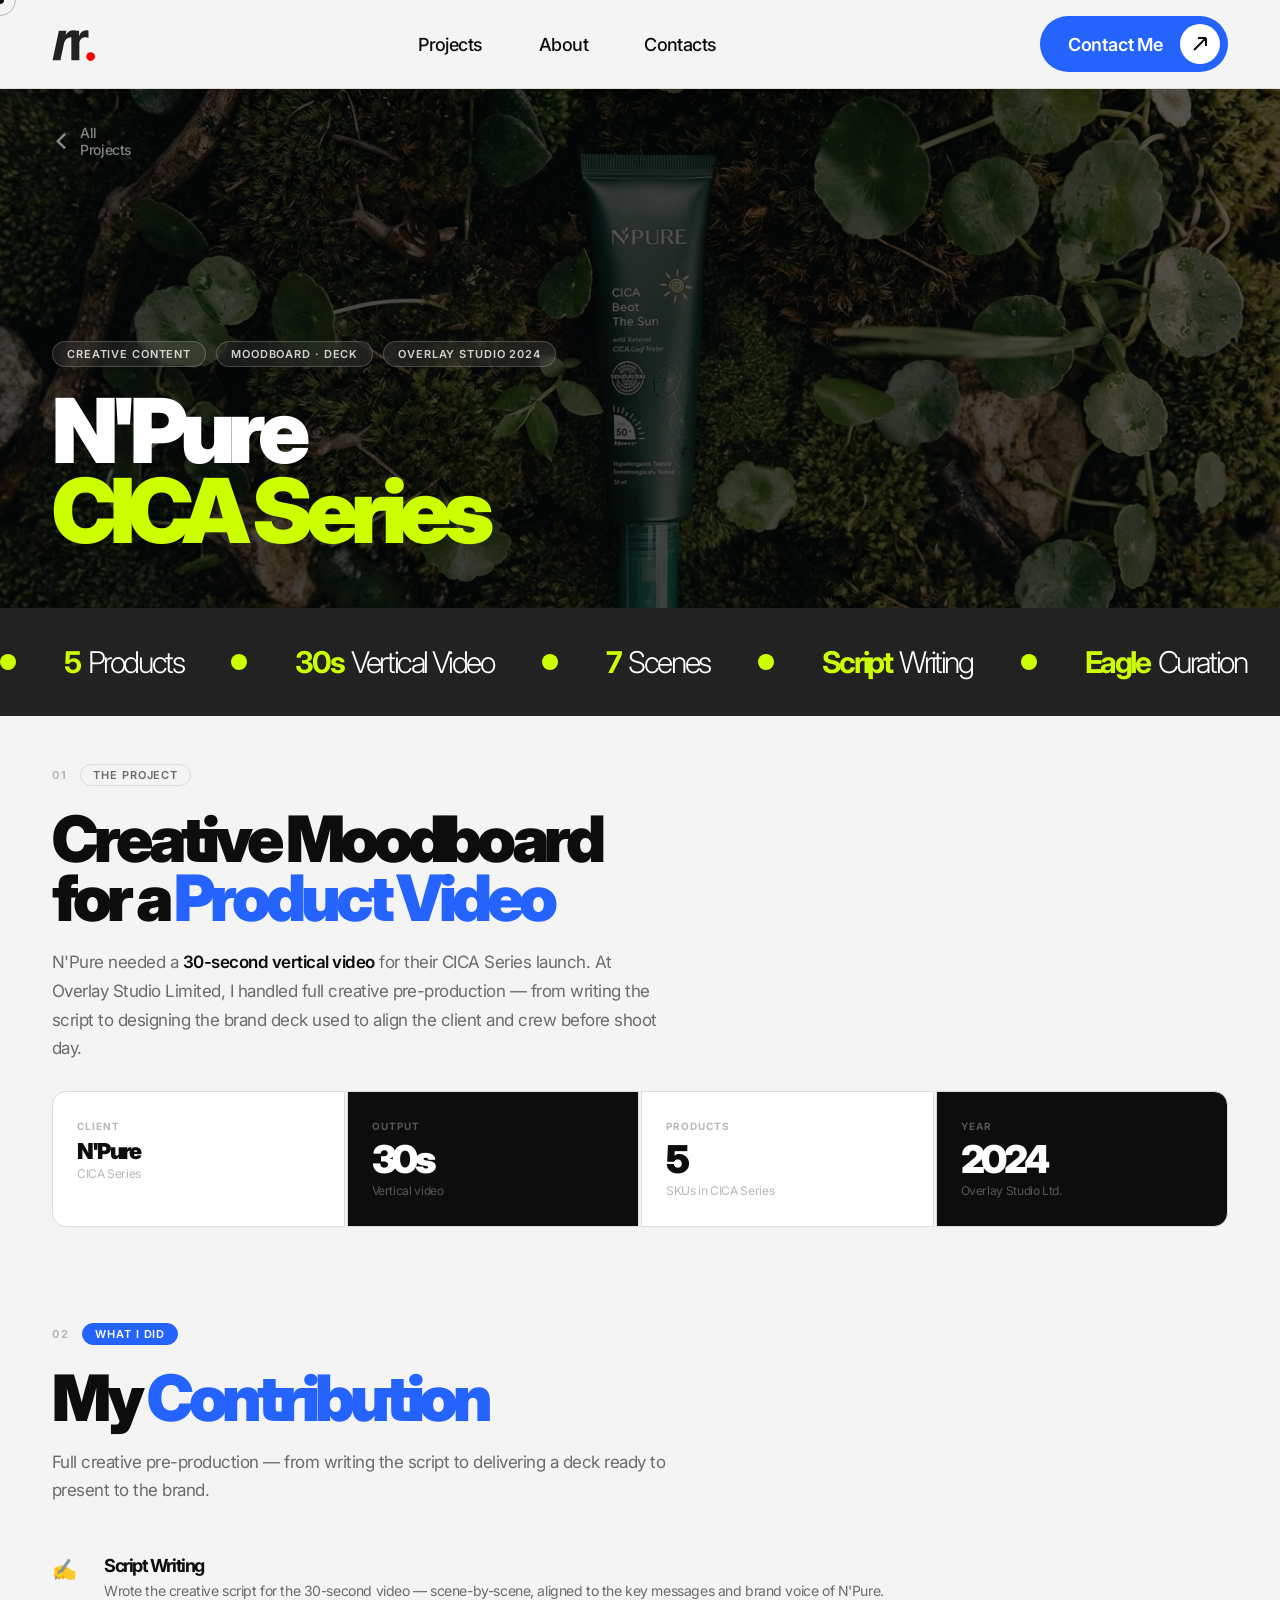
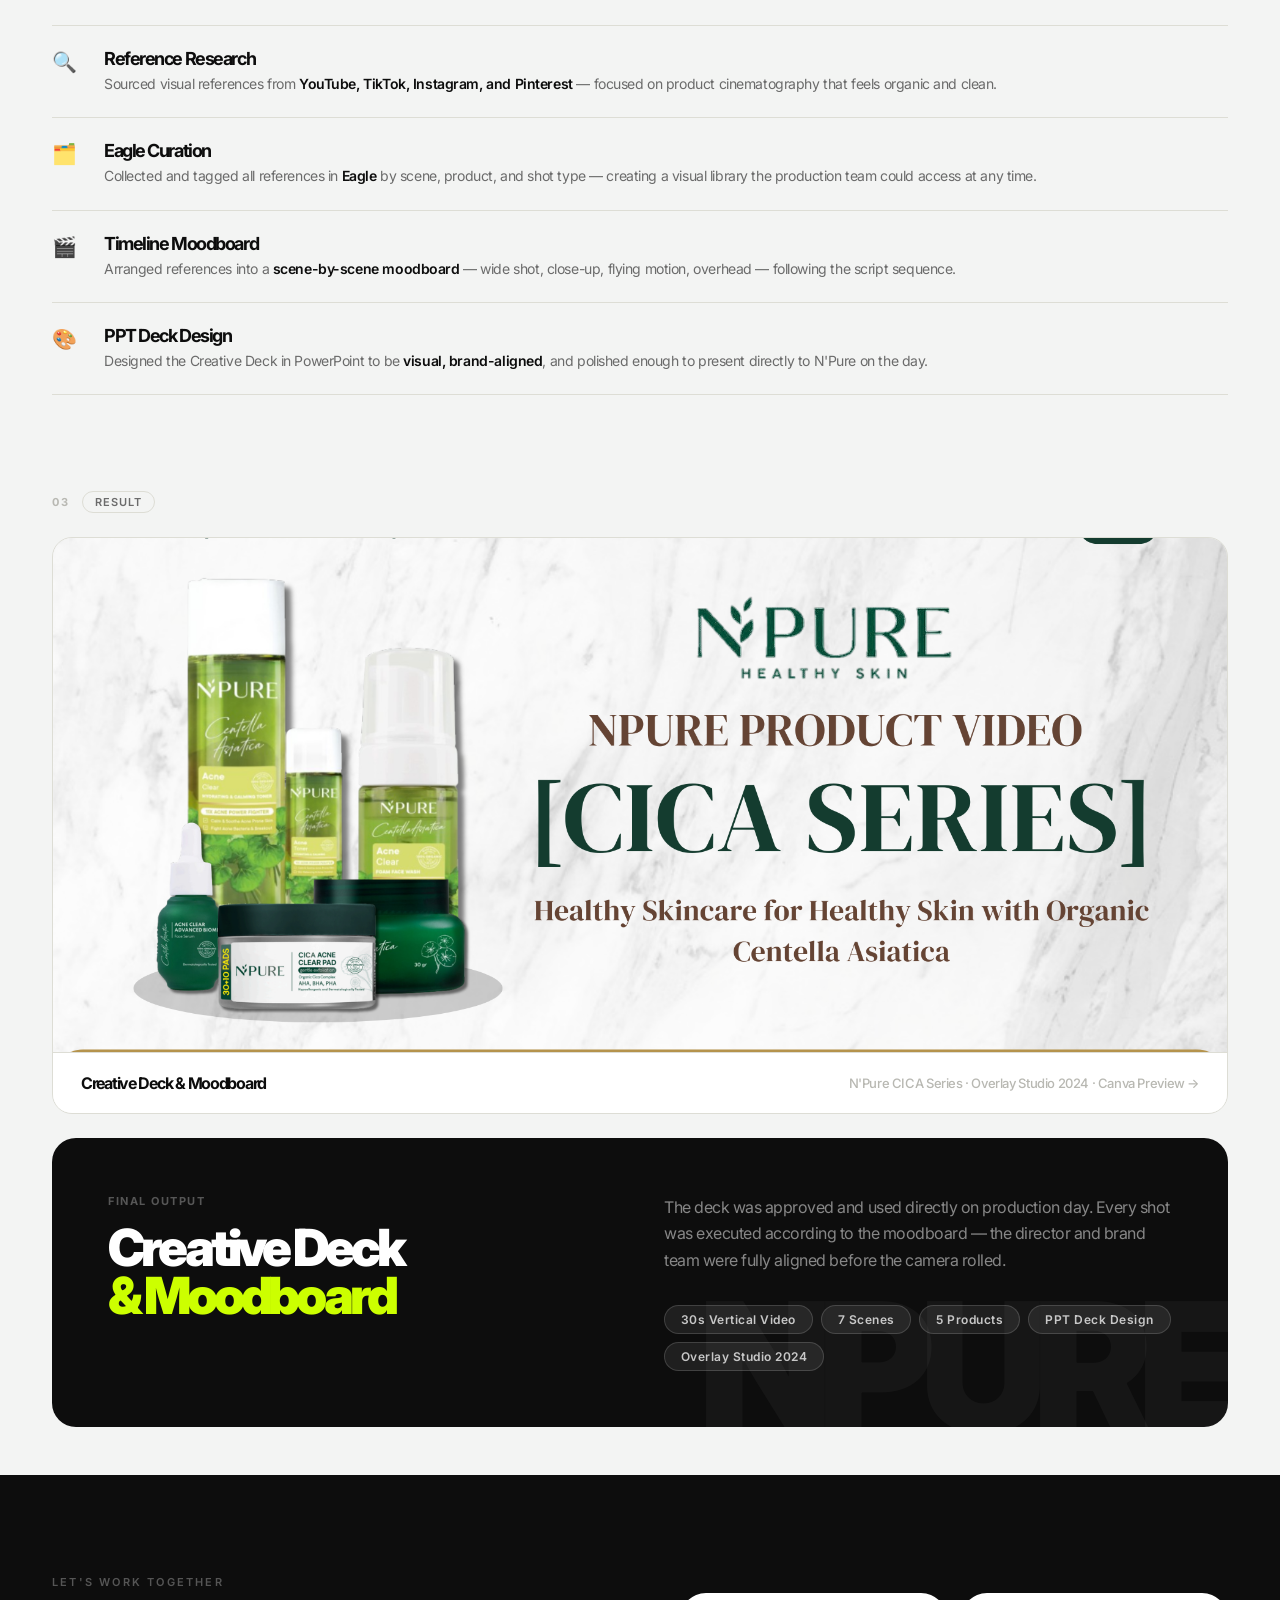
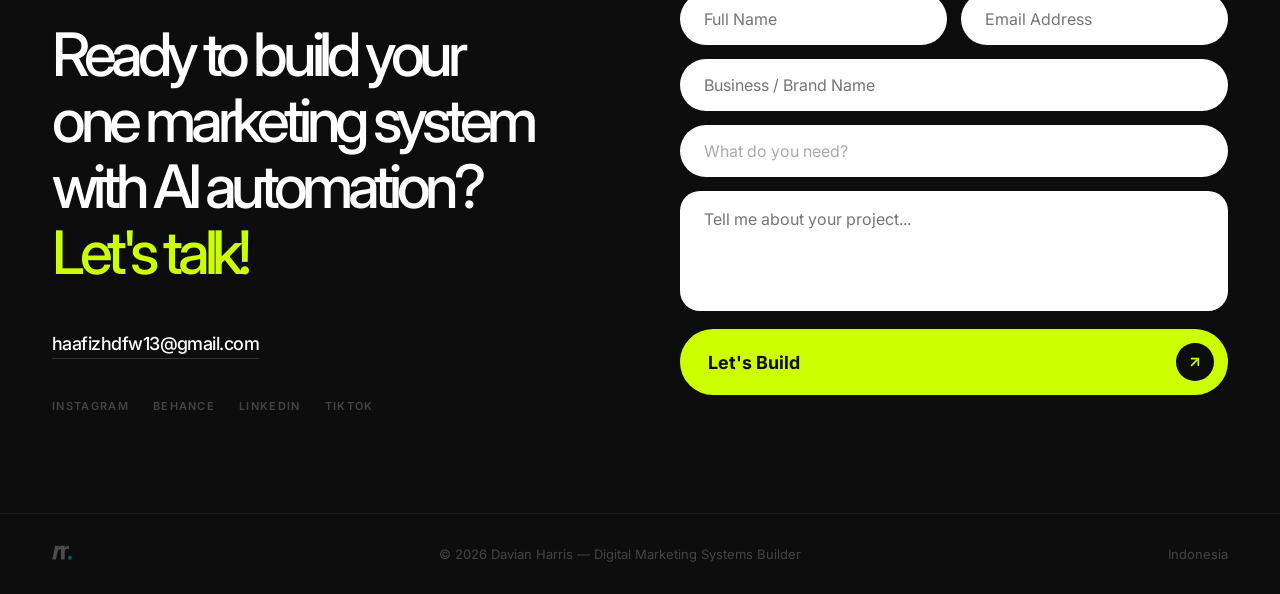
<file: npure (1).html>
<!DOCTYPE html>
<html lang="en">
<head>
  <meta charset="UTF-8" />
  <meta name="viewport" content="width=device-width, initial-scale=1.0" />
  <title>N'Pure CICA Series — Creative Moodboard · Davian Harris</title>
  <link rel="preconnect" href="https://fonts.googleapis.com" />
  <link rel="preconnect" href="https://fonts.gstatic.com" crossorigin />
  <link href="https://fonts.googleapis.com/css2?family=Inter:wght@300;400;500;600;700;800;900&display=swap" rel="stylesheet" />
  <style>

    *, *::before, *::after { box-sizing: border-box; margin: 0; padding: 0; }

    :root {
      --bg:    #f3f4f3;
      --black: #0d0d0d;
      --gray:  #6b6b6b;
      --lgray: #b8b8b2;
      --blue:  #2563ff;
      --white: #ffffff;
      --line:  #ddddd5;
      --ls-tight:  -0.08em;
      --ls-normal: -0.03em;
      --nav-h: 88px;
    }

    html { scroll-behavior: smooth; }
    body {
      font-family: 'Inter', -apple-system, BlinkMacSystemFont, sans-serif;
      background: var(--bg); color: var(--black);
      -webkit-font-smoothing: antialiased; cursor: none;
    }

    /* ── Cursor ── */
    .cur-dot {
      position: fixed; pointer-events: none; z-index: 9999;
      width: 8px; height: 8px; border-radius: 50%;
      background: var(--black); transform: translate(-50%,-50%);
    }
    .cur-ring {
      position: fixed; pointer-events: none; z-index: 9998;
      width: 32px; height: 32px; border-radius: 50%;
      border: 1.5px solid rgba(0,0,0,.25); transform: translate(-50%,-50%);
      transition: width .25s, height .25s;
    }

    /* ── Nav ── */
    nav {
      position: fixed; top: 0; left: 0; right: 0; z-index: 200;
      height: var(--nav-h); display: flex; align-items: center;
      padding: 0 52px; background: var(--bg);
      box-shadow: 0 1px 0 var(--line), 0 4px 24px rgba(0,0,0,0.06);
    }
    .nav-logo { display: flex; align-items: center; margin-right: auto; text-decoration: none; }
    .nav-logo img { height: 60px; width: auto; display: block; }
    .nav-center { flex: 1; display: flex; justify-content: center; gap: 56px; list-style: none; }
    .nav-center a {
      font-size: 18px; font-weight: 500; letter-spacing: var(--ls-normal);
      color: var(--black); text-decoration: none; transition: opacity .2s;
    }
    .nav-center a:hover { opacity: .45; }
    .nav-right { display: flex; align-items: center; flex-shrink: 0; }
    .nav-btn {
      display: inline-flex; align-items: center;
      padding: 8px 8px 8px 28px; background: var(--blue); color: var(--white);
      font-size: 18px; font-weight: 600; letter-spacing: -0.01em;
      text-decoration: none; border-radius: 100px;
      transition: background .2s, transform .15s; white-space: nowrap;
    }
    .nav-btn:hover { background: #1a4de0; transform: scale(1.03); }
    .nav-btn-icon {
      display: flex; align-items: center; justify-content: center;
      width: 40px; height: 40px; background: var(--white);
      border-radius: 50%; margin-left: 16px;
      transition: transform .2s;
    }
    .nav-btn:hover .nav-btn-icon { transform: rotate(45deg); }
    .nav-btn-icon svg { width: 18px; height: 18px; color: var(--black); }

    /* ── Hero ── */
    .hero {
      position: relative; height: 520px; overflow: hidden;
      background: #111; margin-top: var(--nav-h);
    }
    .hero-img {
      position: absolute; inset: 0; width: 100%; height: 100%;
      object-fit: cover; filter: brightness(.35) saturate(.7);
    }
    .hero-inner {
      position: relative; z-index: 2; height: 100%;
      display: flex; flex-direction: column;
      justify-content: flex-end; padding: 56px 52px;
    }
    .hero-back {
      position: absolute; top: 36px; left: 52px;
      display: flex; align-items: center; gap: 8px;
      font-size: 14px; font-weight: 500; letter-spacing: var(--ls-normal);
      color: rgba(255,255,255,.5); text-decoration: none; transition: color .2s;
    }
    .hero-back:hover { color: var(--white); }
    .hero-chips { display: flex; gap: 10px; flex-wrap: wrap; margin-bottom: 24px; }
    .hero-chip {
      padding: 5px 14px; border: 1px solid rgba(255,255,255,.2);
      background: rgba(255,255,255,.08); backdrop-filter: blur(8px);
      border-radius: 100px; font-size: 11px; font-weight: 600;
      letter-spacing: .08em; color: rgba(255,255,255,.8); text-transform: uppercase;
    }
    .hero-title {
      font-size: clamp(56px, 7vw, 96px); font-weight: 900;
      letter-spacing: var(--ls-tight); line-height: 0.9; color: var(--white);
    }
    .hero-title span { color: #CCFF00; }

    /* ── Stats bar ── */
    .stats-bar { background: #222; overflow: hidden; padding: 36px 0; }
    .stats-inner {
      display: flex; align-items: center; gap: 48px;
      width: max-content; animation: marquee 30s linear infinite;
    }
    .stats-inner:hover { animation-play-state: paused; }
    @keyframes marquee { from { transform: translateX(0); } to { transform: translateX(-50%); } }
    .stat-bullet { width: 16px; height: 16px; border-radius: 50%; background: #CCFF00; flex-shrink: 0; }
    .stat-item { display: flex; align-items: baseline; gap: 8px; white-space: nowrap; }
    .stat-n { font-weight: 700; font-size: 30px; letter-spacing: var(--ls-tight); color: #CCFF00; }
    .stat-l { font-weight: 300; font-size: 30px; letter-spacing: var(--ls-tight); color: #fff; }

    /* ── Sections ── */
    .section { padding: 48px 52px; }

    .eyebrow { display: flex; align-items: center; gap: 12px; margin-bottom: 24px; }
    .eyebrow-num { font-size: 11px; font-weight: 700; letter-spacing: .2em; color: var(--lgray); text-transform: uppercase; }
    .eyebrow-tag {
      font-size: 11px; font-weight: 600; letter-spacing: .08em; text-transform: uppercase;
      padding: 3px 12px; border: 1px solid var(--line); border-radius: 100px; color: var(--gray);
    }
    .eyebrow-tag.black { background: var(--black); color: var(--white); border-color: var(--black); }
    .eyebrow-tag.blue  { background: var(--blue);  color: var(--white); border-color: var(--blue); }

    .section-title {
      font-size: clamp(40px, 5vw, 72px); font-weight: 900;
      letter-spacing: var(--ls-tight); line-height: 0.92;
      color: var(--black); margin-bottom: 20px;
    }
    .section-title em { font-style: normal; color: var(--blue); }

    .section-lead {
      font-size: 17px; font-weight: 400; color: var(--gray);
      line-height: 1.7; letter-spacing: var(--ls-normal);
      max-width: 620px; margin-bottom: 28px;
    }
    .section-lead strong { color: var(--black); font-weight: 600; }

    /* ── Stat row ── */
    .stat-row {
      display: grid; gap: 2px; margin-bottom: 0;
    }
    .stat-row-4 { grid-template-columns: repeat(4,1fr); }
    .stat-row-3 { grid-template-columns: repeat(3,1fr); }
    .stat-cell {
      background: var(--white); padding: 28px 24px;
      border: 1px solid var(--line);
    }
    .stat-cell.dark { background: var(--black); }
    .stat-cell:first-child { border-radius: 14px 0 0 14px; }
    .stat-cell:last-child  { border-radius: 0 14px 14px 0; }
    .stat-label { font-size: 10px; font-weight: 700; letter-spacing: .1em; text-transform: uppercase; color: var(--lgray); margin-bottom: 8px; }
    .stat-cell.dark .stat-label { color: rgba(255,255,255,.3); }
    .stat-value { font-size: clamp(24px,3vw,40px); font-weight: 900; letter-spacing: var(--ls-tight); color: var(--black); line-height: 1; margin-bottom: 4px; }
    .stat-cell.dark .stat-value { color: var(--white); }
    .stat-note { font-size: 12px; color: var(--lgray); letter-spacing: var(--ls-normal); }
    .stat-cell.dark .stat-note { color: rgba(255,255,255,.3); }

    /* ── Role list ── */
    .role-list { display: flex; flex-direction: column; margin-bottom: 0; }
    .role-row {
      display: flex; align-items: flex-start; gap: 20px;
      padding: 22px 0; border-bottom: 1px solid var(--line);
    }
    .role-row:first-child { border-top: none; }
    .role-icon { font-size: 20px; flex-shrink: 0; padding-top: 2px; width: 32px; }
    .role-title { font-size: 18px; font-weight: 700; letter-spacing: var(--ls-tight); color: var(--black); margin-bottom: 4px; }
    .role-desc { font-size: 14px; color: var(--gray); line-height: 1.6; letter-spacing: var(--ls-normal); }
    .role-desc strong { color: var(--black); font-weight: 600; }

    /* ── Scene rows ── */
    .scene-list { display: flex; flex-direction: column; margin-bottom: 48px; }
    .scene-row {
      display: flex; align-items: center; justify-content: space-between;
      padding: 20px 28px; background: var(--white);
      border-top: 1px solid var(--line);
      transition: background .2s, padding-left .2s;
    }
    .scene-row:last-child { border-bottom: 1px solid var(--line); }
    .scene-row:hover { background: #e8e7e1; padding-left: 40px; }
    .scene-left { display: flex; align-items: flex-start; gap: 20px; }
    .scene-num { font-size: 11px; font-weight: 700; letter-spacing: .2em; color: var(--lgray); padding-top: 3px; flex-shrink: 0; min-width: 32px; }
    .scene-title { font-size: 18px; font-weight: 700; letter-spacing: var(--ls-tight); color: var(--black); margin-bottom: 3px; }
    .scene-desc { font-size: 13px; color: var(--gray); letter-spacing: var(--ls-normal); line-height: 1.5; max-width: 480px; }
    .scene-shots { display: flex; flex-wrap: wrap; gap: 6px; justify-content: flex-end; flex-shrink: 0; margin-left: 16px; }
    .shot-pill {
      padding: 4px 12px; background: var(--bg); border: 1px solid var(--line);
      border-radius: 100px; font-size: 11px; font-weight: 600;
      letter-spacing: .06em; color: var(--gray); text-transform: uppercase; white-space: nowrap;
    }

    /* ── Deck preview thumbnail ── */
    .deck-preview {
      display: block; text-decoration: none;
      border: 1px solid var(--line); border-radius: 20px;
      overflow: hidden; margin-bottom: 24px;
      transition: transform .25s, box-shadow .25s;
    }
    .deck-preview:hover {
      transform: translateY(-4px);
      box-shadow: 0 12px 48px rgba(0,0,0,0.12);
    }
    .deck-preview-img {
      position: relative; width: 100%; aspect-ratio: 16/7; overflow: hidden;
      background: #e8e6e0;
    }
    .deck-preview-img img {
      width: 100%; height: 100%; object-fit: cover; display: block;
      transition: transform .4s;
    }
    .deck-preview:hover .deck-preview-img img { transform: scale(1.03); }
    .deck-preview-overlay {
      position: absolute; inset: 0;
      background: rgba(0,0,0,0);
      display: flex; align-items: center; justify-content: center;
      transition: background .25s;
    }
    .deck-preview:hover .deck-preview-overlay { background: rgba(0,0,0,.3); }
    .deck-preview-btn {
      display: inline-flex; align-items: center; gap: 10px;
      padding: 12px 28px; background: var(--white); border-radius: 100px;
      font-size: 15px; font-weight: 700; letter-spacing: var(--ls-tight);
      color: var(--black);
      opacity: 0; transform: translateY(8px);
      transition: opacity .25s, transform .25s;
    }
    .deck-preview-btn svg { width: 16px; height: 16px; }
    .deck-preview:hover .deck-preview-btn { opacity: 1; transform: none; }
    .deck-preview-footer {
      background: var(--white); padding: 20px 28px;
      display: flex; align-items: center; justify-content: space-between;
      border-top: 1px solid var(--line);
    }
    .deck-preview-label {
      font-size: 16px; font-weight: 700; letter-spacing: var(--ls-tight);
      color: var(--black);
    }
    .deck-preview-sub {
      font-size: 13px; font-weight: 500; color: var(--lgray);
      letter-spacing: var(--ls-normal);
    }

    /* ── Dark CTA ── */
    .cta-banner {
      background: var(--black); border-radius: 24px;
      padding: 56px; position: relative; overflow: hidden;
      display: grid; grid-template-columns: 1fr 1fr; gap: 48px; align-items: start;
    }
    .cta-banner::before {
      content: 'NPURE'; position: absolute; right: -10px; bottom: -30px;
      font-size: 180px; font-weight: 900; letter-spacing: var(--ls-tight);
      color: rgba(255,255,255,.04); line-height: 1; pointer-events: none;
    }
    .cta-eyebrow { font-size: 11px; font-weight: 700; letter-spacing: .14em; text-transform: uppercase; color: rgba(255,255,255,.3); margin-bottom: 16px; }
    .cta-title { font-size: clamp(32px,4vw,56px); font-weight: 900; letter-spacing: var(--ls-tight); line-height: 0.93; color: var(--white); margin-bottom: 0; }
    .cta-title span { color: #CCFF00; }
    .cta-desc { font-size: 16px; color: rgba(255,255,255,.5); line-height: 1.65; letter-spacing: var(--ls-normal); margin-bottom: 32px; }
    .cta-specs { display: flex; flex-wrap: wrap; gap: 8px; }
    .cta-spec {
      padding: 6px 16px; background: rgba(255,255,255,.08);
      border: 1px solid rgba(255,255,255,.15); border-radius: 100px;
      font-size: 12px; font-weight: 600; letter-spacing: .04em; color: rgba(255,255,255,.75);
    }

    /* ── Reveal ── */
    .reveal { opacity: 0; transform: translateY(20px); transition: opacity .6s ease, transform .6s ease; }
    .reveal.visible { opacity: 1; transform: none; }

    @media (max-width: 768px) {
      nav { padding: 0 24px; }
      .nav-center { display: none; }
      .section { padding: 56px 24px; }
      .hero-inner, .hero-back { left: 24px; }
      .hero-inner { padding: 40px 24px; }
      .stat-row-4 { grid-template-columns: 1fr 1fr; }
      .scene-shots { display: none; }
      .cta-banner { padding: 36px 28px; }
    }

  </style>
</head>
<body>

  <div class="cur-dot" id="curDot"></div>
  <div class="cur-ring" id="curRing"></div>

  <!-- ══ NAV ══ -->
  <nav>
    <a href="index.html" class="nav-logo">
      <img src="logo-portfolio.svg" alt="Davian Harris" />
    </a>
    <ul class="nav-center">
      <li><a href="index.html#projects">Projects</a></li>
      <li><a href="index.html#about">About</a></li>
      <li><a href="index.html#contact">Contacts</a></li>
    </ul>
    <div class="nav-right">
      <a href="index.html#contact" class="nav-btn">
        Contact Me
        <span class="nav-btn-icon">
          <svg viewBox="0 0 18 18" fill="none" stroke="currentColor" stroke-width="2">
            <path d="M3 15L15 3M15 3H7M15 3v8"/>
          </svg>
        </span>
      </a>
    </div>
  </nav>

  <!-- ══ HERO ══ -->
  <div class="hero">
    <img src="npure-bg.jpeg" alt="N'Pure CICA Series" class="hero-img" />
    <div class="hero-inner">
      <a href="index.html" class="hero-back">
        <svg viewBox="0 0 14 14" fill="none" stroke="currentColor" stroke-width="1.8"><path d="M9 2L4 7l5 5"/></svg>
        All Projects
      </a>
      <div class="hero-chips">
        <div class="hero-chip">Creative Content</div>
        <div class="hero-chip">Moodboard · Deck</div>
        <div class="hero-chip">Overlay Studio 2024</div>
      </div>
      <h1 class="hero-title">N'Pure<br><span>CICA Series</span></h1>
    </div>
  </div>

  <!-- ══ STATS BAR ══ -->
  <div class="stats-bar">
    <div class="stats-inner">
      <div class="stat-bullet"></div><div class="stat-item"><span class="stat-n">5</span><span class="stat-l">Products</span></div>
      <div class="stat-bullet"></div><div class="stat-item"><span class="stat-n">30s</span><span class="stat-l">Vertical Video</span></div>
      <div class="stat-bullet"></div><div class="stat-item"><span class="stat-n">7</span><span class="stat-l">Scenes</span></div>
      <div class="stat-bullet"></div><div class="stat-item"><span class="stat-n">Script</span><span class="stat-l">Writing</span></div>
      <div class="stat-bullet"></div><div class="stat-item"><span class="stat-n">Eagle</span><span class="stat-l">Curation</span></div>
      <div class="stat-bullet"></div><div class="stat-item"><span class="stat-n">PPT</span><span class="stat-l">Deck Design</span></div>
      <!-- duplicate -->
      <div class="stat-bullet"></div><div class="stat-item"><span class="stat-n">5</span><span class="stat-l">Products</span></div>
      <div class="stat-bullet"></div><div class="stat-item"><span class="stat-n">30s</span><span class="stat-l">Vertical Video</span></div>
      <div class="stat-bullet"></div><div class="stat-item"><span class="stat-n">7</span><span class="stat-l">Scenes</span></div>
      <div class="stat-bullet"></div><div class="stat-item"><span class="stat-n">Script</span><span class="stat-l">Writing</span></div>
      <div class="stat-bullet"></div><div class="stat-item"><span class="stat-n">Eagle</span><span class="stat-l">Curation</span></div>
      <div class="stat-bullet"></div><div class="stat-item"><span class="stat-n">PPT</span><span class="stat-l">Deck Design</span></div>
    </div>
  </div>

  <!-- ══ 01 PROJECT ══ -->
  <section class="section reveal">
    <div class="eyebrow">
      <span class="eyebrow-num">01</span>
      <span class="eyebrow-tag">The Project</span>
    </div>
    <h2 class="section-title">Creative Moodboard<br>for a <em>Product Video</em></h2>
    <p class="section-lead">
      N'Pure needed a <strong>30-second vertical video</strong> for their CICA Series launch. At Overlay Studio Limited, I handled full creative pre-production — from writing the script to designing the brand deck used to align the client and crew before shoot day.
    </p>

    <div class="stat-row stat-row-4">
      <div class="stat-cell">
        <div class="stat-label">Client</div>
        <div class="stat-value" style="font-size:22px;">N'Pure</div>
        <div class="stat-note">CICA Series</div>
      </div>
      <div class="stat-cell dark">
        <div class="stat-label">Output</div>
        <div class="stat-value">30s</div>
        <div class="stat-note">Vertical video</div>
      </div>
      <div class="stat-cell">
        <div class="stat-label">Products</div>
        <div class="stat-value">5</div>
        <div class="stat-note">SKUs in CICA Series</div>
      </div>
      <div class="stat-cell dark">
        <div class="stat-label">Year</div>
        <div class="stat-value">2024</div>
        <div class="stat-note">Overlay Studio Ltd.</div>
      </div>
    </div>
  </section>

  <!-- ══ 02 WHAT I DID ══ -->
  <section class="section reveal">
    <div class="eyebrow">
      <span class="eyebrow-num">02</span>
      <span class="eyebrow-tag blue">What I Did</span>
    </div>
    <h2 class="section-title">My <em>Contribution</em></h2>
    <p class="section-lead">
      Full creative pre-production — from writing the script to delivering a deck ready to present to the brand.
    </p>

    <div class="role-list">
      <div class="role-row">
        <div class="role-icon">✍️</div>
        <div>
          <div class="role-title">Script Writing</div>
          <div class="role-desc">Wrote the creative script for the 30-second video — scene-by-scene, aligned to the key messages and brand voice of N'Pure.</div>
        </div>
      </div>
      <div class="role-row">
        <div class="role-icon">🔍</div>
        <div>
          <div class="role-title">Reference Research</div>
          <div class="role-desc">Sourced visual references from <strong>YouTube, TikTok, Instagram, and Pinterest</strong> — focused on product cinematography that feels organic and clean.</div>
        </div>
      </div>
      <div class="role-row">
        <div class="role-icon">🗂️</div>
        <div>
          <div class="role-title">Eagle Curation</div>
          <div class="role-desc">Collected and tagged all references in <strong>Eagle</strong> by scene, product, and shot type — creating a visual library the production team could access at any time.</div>
        </div>
      </div>
      <div class="role-row">
        <div class="role-icon">🎬</div>
        <div>
          <div class="role-title">Timeline Moodboard</div>
          <div class="role-desc">Arranged references into a <strong>scene-by-scene moodboard</strong> — wide shot, close-up, flying motion, overhead — following the script sequence.</div>
        </div>
      </div>
      <div class="role-row">
        <div class="role-icon">🎨</div>
        <div>
          <div class="role-title">PPT Deck Design</div>
          <div class="role-desc">Designed the Creative Deck in PowerPoint to be <strong>visual, brand-aligned</strong>, and polished enough to present directly to N'Pure on the day.</div>
        </div>
      </div>
    </div>
  </section>

  <!-- ══ 03 DELIVERABLE ══ -->
  <section class="section reveal">
    <div class="eyebrow">
      <span class="eyebrow-num">03</span>
      <span class="eyebrow-tag">Result</span>
    </div>
    <!-- Canva deck preview -->
    <a href="https://canva.link/a9lf9t5n8du0is6" target="_blank" rel="noopener" class="deck-preview">
      <div class="deck-preview-img">
        <img src="npure-deck-thumb.jpeg" alt="N'Pure CICA Series Creative Deck" />
        <div class="deck-preview-overlay">
          <div class="deck-preview-btn">
            <svg viewBox="0 0 18 18" fill="none" stroke="currentColor" stroke-width="2"><path d="M3 15L15 3M15 3H7M15 3v8"/></svg>
            View Full Deck
          </div>
        </div>
      </div>
      <div class="deck-preview-footer">
        <div class="deck-preview-label">Creative Deck & Moodboard</div>
        <div class="deck-preview-sub">N'Pure CICA Series · Overlay Studio 2024 · Canva Preview →</div>
      </div>
    </a>

    <div class="cta-banner">
      <div class="cta-left">
        <div class="cta-eyebrow">Final Output</div>
        <div class="cta-title">Creative Deck<br><span>& Moodboard</span></div>
      </div>
      <div class="cta-right">
        <div class="cta-desc">The deck was approved and used directly on production day. Every shot was executed according to the moodboard — the director and brand team were fully aligned before the camera rolled.</div>
        <div class="cta-specs">
          <div class="cta-spec">30s Vertical Video</div>
          <div class="cta-spec">7 Scenes</div>
          <div class="cta-spec">5 Products</div>
          <div class="cta-spec">PPT Deck Design</div>
          <div class="cta-spec">Overlay Studio 2024</div>
        </div>
      </div>
    </div>
  </section>

  <script>
    const dot = document.getElementById('curDot');
    const ring = document.getElementById('curRing');
    let mx=0,my=0,rx=0,ry=0;
    document.addEventListener('mousemove', e => { mx=e.clientX; my=e.clientY; });
    (function loop(){
      rx+=(mx-rx)*.12; ry+=(my-ry)*.12;
      dot.style.left=mx+'px'; dot.style.top=my+'px';
      ring.style.left=rx+'px'; ring.style.top=ry+'px';
      requestAnimationFrame(loop);
    })();
    document.querySelectorAll('a,button').forEach(el=>{
      el.addEventListener('mouseenter',()=>{ring.style.width='52px';ring.style.height='52px';});
      el.addEventListener('mouseleave',()=>{ring.style.width='32px';ring.style.height='32px';});
    });
    const obs = new IntersectionObserver(entries=>{
      entries.forEach(e=>{ if(e.isIntersecting) e.target.classList.add('visible'); });
    },{threshold:.07});
    document.querySelectorAll('.reveal').forEach(el=>obs.observe(el));
    function handleNpureForm(e) {
      e.preventDefault();
      const btn = e.target.querySelector('button[type=submit]');
      const orig = btn.innerHTML;
      btn.textContent = 'Sent! ✓'; btn.style.background = '#00ff88';
      setTimeout(() => { btn.innerHTML = orig; btn.style.background = '#CCFF00'; e.target.reset(); }, 3000);
    }
  </script>
  <!-- CONTACT -->
  <section id="contact" style="padding:100px 52px;background:#0d0d0d;color:#fff;display:grid;grid-template-columns:1fr 1fr;gap:80px;align-items:center;">
    <div style="display:flex;flex-direction:column;align-items:flex-start;text-align:left;">
      <div style="font-size:11px;font-weight:600;letter-spacing:.2em;text-transform:uppercase;color:#555;margin-bottom:32px;">Let's Work Together</div>
      <h2 style="font-family:'Inter',sans-serif;font-size:60px;font-weight:500;letter-spacing:-0.09em;line-height:1.1;color:#fff;margin-bottom:48px;">Ready to build your<br>one marketing system<br>with AI automation?<br><span style="color:#CCFF00;">Let's talk!</span></h2>
      <a href="mailto:haafizhdfw13@gmail.com" style="display:inline-block;font-size:18px;font-weight:500;letter-spacing:-0.03em;color:#fff;text-decoration:none;border-bottom:1px solid #333;padding-bottom:4px;margin-bottom:40px;">haafizhdfw13@gmail.com</a>
      <div style="display:flex;gap:24px;flex-wrap:wrap;">
        <a href="https://www.instagram.com/haafizhdfw/" target="_blank" style="font-size:11px;font-weight:600;letter-spacing:.12em;text-transform:uppercase;color:#444;text-decoration:none;">Instagram</a>
        <a href="#" target="_blank" style="font-size:11px;font-weight:600;letter-spacing:.12em;text-transform:uppercase;color:#444;text-decoration:none;">Behance</a>
        <a href="https://www.linkedin.com/in/haafizhdfw/" target="_blank" style="font-size:11px;font-weight:600;letter-spacing:.12em;text-transform:uppercase;color:#444;text-decoration:none;">LinkedIn</a>
        <a href="https://www.tiktok.com/@haafizhdfw" target="_blank" style="font-size:11px;font-weight:600;letter-spacing:.12em;text-transform:uppercase;color:#444;text-decoration:none;">TikTok</a>
      </div>
    </div>
    <div>
      <form style="display:flex;flex-direction:column;gap:14px;" onsubmit="handleNpureForm(event)">
        <div style="display:grid;grid-template-columns:1fr 1fr;gap:14px;">
          <input type="text" placeholder="Full Name" required style="width:100%;background:#fff;border:none;border-radius:100px;padding:16px 24px;font-family:'Inter',sans-serif;font-size:16px;color:#0d0d0d;outline:none;" />
          <input type="email" placeholder="Email Address" required style="width:100%;background:#fff;border:none;border-radius:100px;padding:16px 24px;font-family:'Inter',sans-serif;font-size:16px;color:#0d0d0d;outline:none;" />
        </div>
        <input type="text" placeholder="Business / Brand Name" style="width:100%;background:#fff;border:none;border-radius:100px;padding:16px 24px;font-family:'Inter',sans-serif;font-size:16px;color:#0d0d0d;outline:none;" />
        <select onchange="this.style.color='#0d0d0d'" style="width:100%;background:#fff;border:none;border-radius:100px;padding:16px 24px;font-family:'Inter',sans-serif;font-size:16px;color:#aaa;outline:none;cursor:pointer;-webkit-appearance:none;">
          <option value="" disabled selected>What do you need?</option>
          <option>Social Media Management</option>
          <option>Paid Ads (Meta / Google)</option>
          <option>SEO &amp; Landing Page Optimization</option>
          <option>CRM &amp; AI Automation</option>
          <option>Full-Stack Marketing System</option>
          <option>Other</option>
        </select>
        <textarea placeholder="Tell me about your project..." style="width:100%;background:#fff;border:none;border-radius:20px;padding:16px 24px;font-family:'Inter',sans-serif;font-size:16px;color:#0d0d0d;outline:none;resize:none;height:120px;line-height:1.6;"></textarea>
        <button type="submit" style="display:inline-flex;align-items:center;padding:14px 14px 14px 28px;background:#CCFF00;color:#0d0d0d;font-family:'Inter',sans-serif;font-size:18px;font-weight:700;border:none;border-radius:100px;cursor:pointer;width:100%;justify-content:space-between;margin-top:4px;">
          Let's Build
          <span style="display:flex;align-items:center;justify-content:center;width:38px;height:38px;background:#0d0d0d;border-radius:50%;flex-shrink:0;">
            <svg viewBox="0 0 24 24" fill="none" stroke="#CCFF00" stroke-width="2.5" stroke-linecap="round" stroke-linejoin="round" style="width:16px;height:16px;"><line x1="7" y1="17" x2="17" y2="7"/><polyline points="7 7 17 7 17 17"/></svg>
          </span>
        </button>
      </form>
    </div>
  </section>

  <footer style="background:#0d0d0d;padding:24px 52px;border-top:1px solid #1a1a1a;display:flex;justify-content:space-between;align-items:center;">
    <a href="index.html"><img src="logo-portfolio.svg" alt="hd." style="height:28px;opacity:.3;filter:invert(1);" /></a>
    <p style="font-size:13px;color:#444;">© 2026 Davian Harris — Digital Marketing Systems Builder</p>
    <p style="font-size:13px;color:#444;">Indonesia</p>
  </footer>

  <script src="https://bridgely-dashboard.vercel.app/widget.js" data-org-id="" async></script>
</body>
</html>
</file>
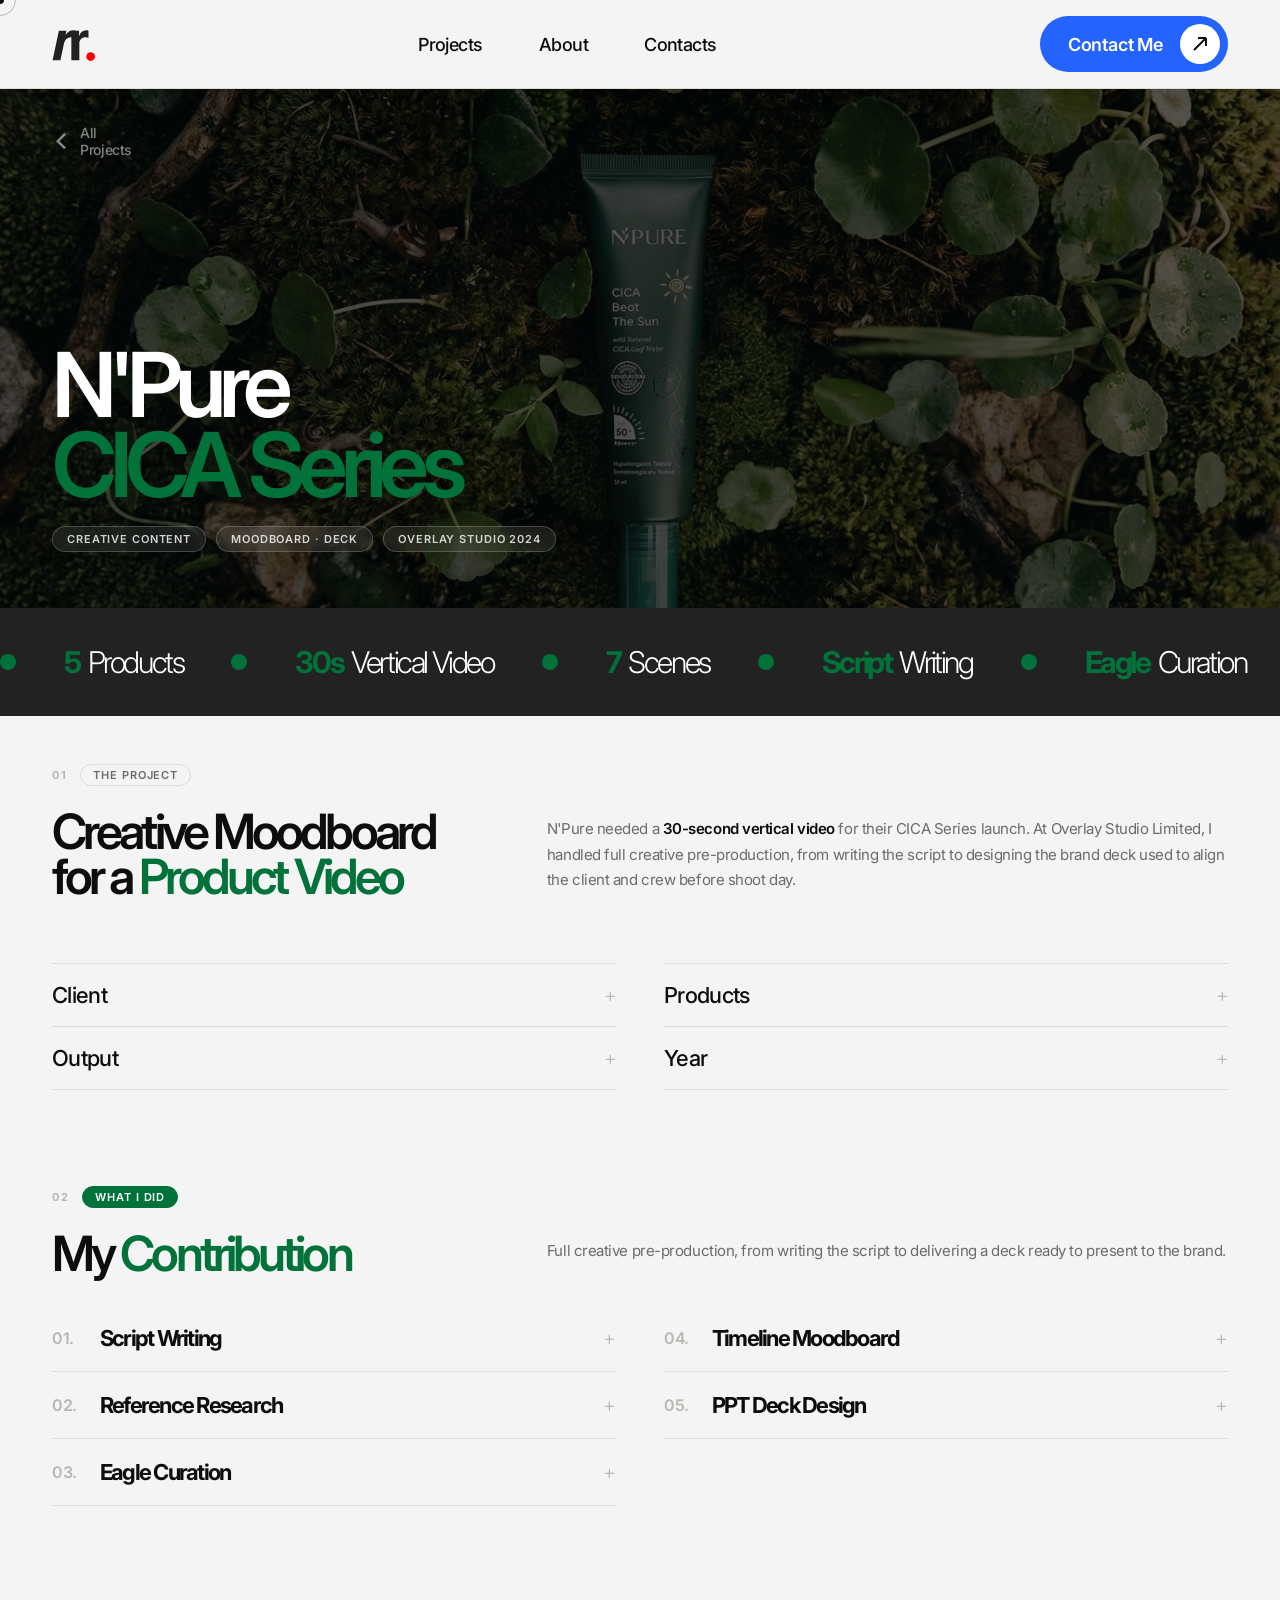
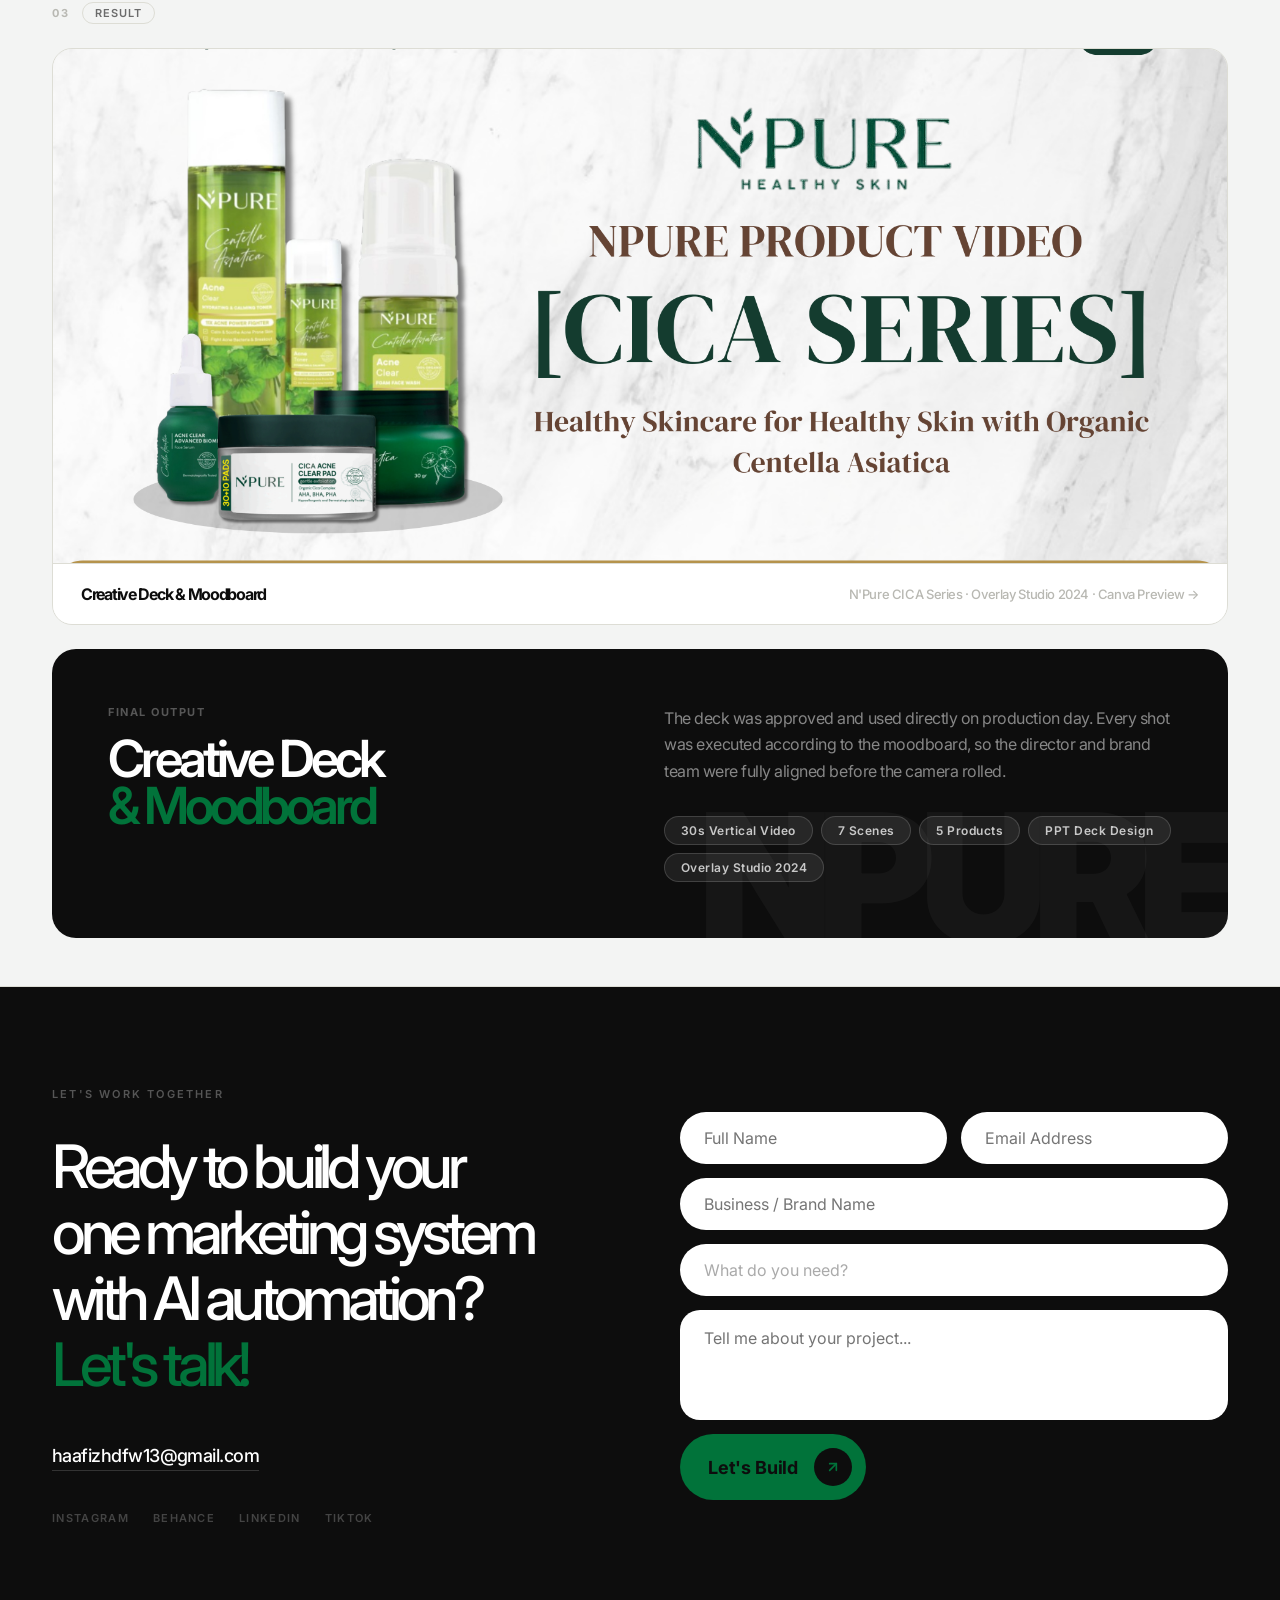
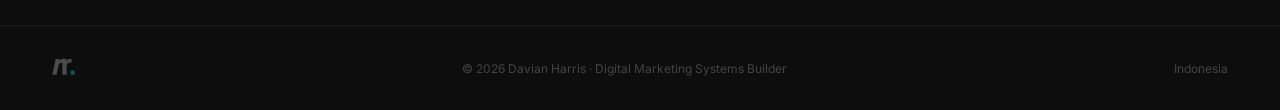
<file: npure.html>
<!DOCTYPE html>
<html lang="en">
<head>
  <meta charset="UTF-8" />
  <meta name="viewport" content="width=device-width, initial-scale=1.0" />
  <title>N'Pure CICA Series — Creative Moodboard · Davian Harris</title>
  <link rel="preconnect" href="https://fonts.googleapis.com" />
  <link rel="preconnect" href="https://fonts.gstatic.com" crossorigin />
  <link href="https://fonts.googleapis.com/css2?family=Inter:wght@300;400;500;600;700;800;900&display=swap" rel="stylesheet" />
  <style>

    *, *::before, *::after { box-sizing: border-box; margin: 0; padding: 0; }

    :root {
      --bg:    #f3f4f3;
      --black: #0d0d0d;
      --gray:  #6b6b6b;
      --lgray: #b8b8b2;
      --blue:  #2563ff;
      --white: #ffffff;
      --line:  #ddddd5;
      --ls-tight:  -0.08em;
      --ls-normal: -0.03em;
      --nav-h: 88px;
    }

    html { scroll-behavior: smooth; }
    body {
      font-family: 'Inter', -apple-system, BlinkMacSystemFont, sans-serif;
      background: var(--bg); color: var(--black);
      -webkit-font-smoothing: antialiased; cursor: none;
    }

    /* ── Cursor ── */
    .cur-dot {
      position: fixed; pointer-events: none; z-index: 9999;
      width: 8px; height: 8px; border-radius: 50%;
      background: var(--black); transform: translate(-50%,-50%);
    }
    .cur-ring {
      position: fixed; pointer-events: none; z-index: 9998;
      width: 32px; height: 32px; border-radius: 50%;
      border: 1.5px solid rgba(0,0,0,.25); transform: translate(-50%,-50%);
      transition: width .25s, height .25s;
    }

    /* ── Nav ── */
    nav {
      position: fixed; top: 0; left: 0; right: 0; z-index: 200;
      height: var(--nav-h); display: flex; align-items: center;
      padding: 0 52px; background: var(--bg);
      box-shadow: 0 1px 0 var(--line), 0 4px 24px rgba(0,0,0,0.06);
    }
    .nav-logo { display: flex; align-items: center; margin-right: auto; text-decoration: none; }
    .nav-logo img { height: 60px; width: auto; display: block; }
    .nav-center { flex: 1; display: flex; justify-content: center; gap: 56px; list-style: none; }
    .nav-center a {
      font-size: 18px; font-weight: 500; letter-spacing: var(--ls-normal);
      color: var(--black); text-decoration: none; transition: opacity .2s;
    }
    .nav-center a:hover { opacity: .45; }
    .nav-right { display: flex; align-items: center; flex-shrink: 0; }
    .nav-btn {
      display: inline-flex; align-items: center;
      padding: 8px 8px 8px 28px; background: var(--blue); color: var(--white);
      font-size: 18px; font-weight: 600; letter-spacing: -0.01em;
      text-decoration: none; border-radius: 100px;
      transition: background .2s, transform .15s; white-space: nowrap;
    }
    .nav-btn:hover { background: #1a4de0; transform: scale(1.03); }
    .nav-btn-icon {
      display: flex; align-items: center; justify-content: center;
      width: 40px; height: 40px; background: var(--white);
      border-radius: 50%; margin-left: 16px;
      transition: transform .2s;
    }
    .nav-btn:hover .nav-btn-icon { transform: rotate(45deg); }
    .nav-btn-icon svg { width: 18px; height: 18px; color: var(--black); }

    /* ── Hero ── */
    .hero {
      position: relative; height: 520px; overflow: hidden;
      background: #111; margin-top: var(--nav-h);
    }
    .hero-img {
      position: absolute; inset: 0; width: 100%; height: 100%;
      object-fit: cover; filter: brightness(.35) saturate(.7);
    }
    .hero-inner {
      position: relative; z-index: 2; height: 100%;
      display: flex; flex-direction: column;
      justify-content: flex-end; padding: 56px 52px;
    }
    .hero-back {
      position: absolute; top: 36px; left: 52px;
      display: flex; align-items: center; gap: 8px;
      font-size: 14px; font-weight: 500; letter-spacing: var(--ls-normal);
      color: rgba(255,255,255,.5); text-decoration: none; transition: color .2s;
    }
    .hero-back:hover { color: var(--white); }
    .hero-chips { display: flex; gap: 10px; flex-wrap: wrap; margin-bottom: 24px; }
    .hero-chips-below { margin-bottom: 0; margin-top: 20px; }
    .hero-chip {
      padding: 5px 14px; border: 1px solid rgba(255,255,255,.2);
      background: rgba(255,255,255,.08); backdrop-filter: blur(8px);
      border-radius: 100px; font-size: 11px; font-weight: 600;
      letter-spacing: .08em; color: rgba(255,255,255,.8); text-transform: uppercase;
    }
    .hero-title {
      font-size: clamp(56px, 7vw, 96px); font-weight: 600;
      letter-spacing: var(--ls-tight); line-height: 0.9; color: var(--white);
    }
    .hero-title span { color: #01733A; }

    /* ── Stats bar ── */
    .stats-bar { background: #222; overflow: hidden; padding: 36px 0; }
    .stats-inner {
      display: flex; align-items: center; gap: 48px;
      width: max-content; animation: marquee 30s linear infinite;
    }
    .stats-inner:hover { animation-play-state: paused; }
    @keyframes marquee { from { transform: translateX(0); } to { transform: translateX(-50%); } }
    .stat-bullet { width: 16px; height: 16px; border-radius: 50%; background: #01733A; flex-shrink: 0; }
    .stat-item { display: flex; align-items: baseline; gap: 8px; white-space: nowrap; }
    .stat-n { font-weight: 700; font-size: 30px; letter-spacing: var(--ls-tight); color: #01733A; }
    .stat-l { font-weight: 300; font-size: 30px; letter-spacing: var(--ls-tight); color: #fff; }

    /* ── Sections ── */
    .section { padding: 48px 52px; }

    .eyebrow { display: flex; align-items: center; gap: 12px; margin-bottom: 24px; }
    .eyebrow-num { font-size: 11px; font-weight: 700; letter-spacing: .2em; color: var(--lgray); text-transform: uppercase; }
    .eyebrow-tag {
      font-size: 11px; font-weight: 600; letter-spacing: .08em; text-transform: uppercase;
      padding: 3px 12px; border: 1px solid var(--line); border-radius: 100px; color: var(--gray);
    }
    .eyebrow-tag.black { background: var(--black); color: var(--white); border-color: var(--black); }
    .eyebrow-tag.blue  { background: #01733A;  color: var(--white); border-color: #01733A; }

    .section-title {
      font-size: clamp(40px, 5vw, 72px); font-weight: 900;
      letter-spacing: var(--ls-tight); line-height: 0.92;
      color: var(--black); margin-bottom: 20px;
    }
    .section-title em { font-style: normal; color: #01733A; }
    .section-title-light { font-weight: 600; font-size: clamp(32px, 3.8vw, 56px); }

    .section-head-row {
      display: flex; align-items: flex-start; justify-content: space-between;
      gap: 48px; margin-bottom: 28px;
    }
    .section-head-row .section-title { margin-bottom: 0; flex: 0 0 38%; }
    .section-lead-col { flex: 1 1 auto; padding-top: 6px; }
    .section-lead-col .section-lead:last-child { margin-bottom: 0; }
    .section-lead-col .section-lead { font-size: 15px; max-width: none; }

    .section-lead {
      font-size: 17px; font-weight: 400; color: var(--gray);
      line-height: 1.7; letter-spacing: var(--ls-normal);
      max-width: 620px; margin-bottom: 28px;
    }
    .section-lead strong { color: var(--black); font-weight: 600; }

    /* ── Stat list (accordion style) ── */
    .stat-list {
      list-style: none;
      display: grid;
      grid-template-columns: 1fr 1fr;
      grid-template-rows: repeat(2, auto);
      grid-auto-flow: column;
      column-gap: 48px;
      margin-top: 64px;
      margin-bottom: 0;
    }
    .stat-list li {
      font-size: 22px; font-weight: 500; color: var(--black);
      letter-spacing: -0.03em;
      display: flex; flex-direction: column;
      padding: 0;
      border-bottom: 1px solid var(--line);
      cursor: pointer;
      overflow: hidden;
    }
    .stat-list li:nth-child(1),
    .stat-list li:nth-child(3) { border-top: 1px solid var(--line); }
    .stat-list li .stat-list-row {
      display: flex; align-items: center; justify-content: space-between;
      padding: 18px 0;
      transition: padding-left 0.2s;
    }
    .stat-list li:hover .stat-list-row { padding-left: 8px; }
    .stat-list li .stat-list-row::after {
      content: '+'; color: var(--lgray);
      font-size: 20px; font-weight: 300;
      flex-shrink: 0;
      transition: transform 0.25s;
    }
    .stat-list li.open .stat-list-row::after {
      transform: rotate(45deg);
    }
    .stat-list-drop {
      max-height: 0; overflow: hidden;
      transition: max-height 0.35s ease, padding-bottom 0.35s ease;
      padding-bottom: 0;
    }
    .stat-list li.open .stat-list-drop {
      max-height: 200px;
      padding-bottom: 18px;
    }
    .stat-list-drop span {
      display: inline-block;
      font-size: 19px; font-weight: 400; color: var(--gray);
      letter-spacing: var(--ls-normal);
    }

    /* ── Role list (accordion style) ── */
    .role-list {
      display: grid;
      grid-template-columns: 1fr 1fr;
      grid-template-rows: repeat(3, auto);
      grid-auto-flow: column;
      column-gap: 48px;
      margin-bottom: 0;
    }
    .role-row {
      border-bottom: 1px solid var(--line);
      cursor: pointer;
      overflow: hidden;
    }
    .role-row:nth-child(1),
    .role-row:nth-child(4) { border-top: none; }
    .role-row-head {
      display: flex; align-items: center; gap: 16px;
      padding: 20px 0;
      transition: padding-left 0.2s;
    }
    .role-row:hover .role-row-head { padding-left: 8px; }
    .role-row-head::after {
      content: '+'; color: var(--lgray);
      font-size: 20px; font-weight: 300;
      flex-shrink: 0;
      transition: transform 0.25s;
    }
    .role-row.open .role-row-head::after { transform: rotate(45deg); }
    .role-icon { font-size: 16px; font-weight: 600; letter-spacing: var(--ls-normal); color: var(--lgray); flex-shrink: 0; width: 32px; }
    .role-title { font-size: 22px; font-weight: 700; letter-spacing: var(--ls-tight); color: var(--black); flex: 1 1 auto; margin-bottom: 0; }
    .role-desc-wrap {
      max-height: 0; overflow: hidden;
      transition: max-height 0.35s ease, padding-bottom 0.35s ease;
      padding-bottom: 0; padding-left: 44px;
    }
    .role-row.open .role-desc-wrap { max-height: 300px; padding-bottom: 20px; }
    .role-desc { font-size: 19px; color: var(--gray); line-height: 1.6; letter-spacing: var(--ls-normal); }
    .role-desc strong { color: var(--black); font-weight: 600; }

    /* ── Deck preview thumbnail ── */
    .deck-preview {
      display: block; text-decoration: none;
      border: 1px solid var(--line); border-radius: 20px;
      overflow: hidden; margin-bottom: 24px;
      transition: transform .25s, box-shadow .25s;
    }
    .deck-preview:hover {
      transform: translateY(-4px);
      box-shadow: 0 12px 48px rgba(0,0,0,0.12);
    }
    .deck-preview-img {
      position: relative; width: 100%; aspect-ratio: 16/7; overflow: hidden;
      background: #e8e6e0;
    }
    .deck-preview-img img {
      width: 100%; height: 100%; object-fit: cover; display: block;
      transition: transform .4s;
    }
    .deck-preview:hover .deck-preview-img img { transform: scale(1.03); }
    .deck-preview-overlay {
      position: absolute; inset: 0;
      background: rgba(0,0,0,0);
      display: flex; align-items: center; justify-content: center;
      transition: background .25s;
    }
    .deck-preview:hover .deck-preview-overlay { background: rgba(0,0,0,.3); }
    .deck-preview-btn {
      display: inline-flex; align-items: center; gap: 10px;
      padding: 12px 28px; background: var(--white); border-radius: 100px;
      font-size: 15px; font-weight: 700; letter-spacing: var(--ls-tight);
      color: var(--black);
      opacity: 0; transform: translateY(8px);
      transition: opacity .25s, transform .25s;
    }
    .deck-preview-btn svg { width: 16px; height: 16px; }
    .deck-preview:hover .deck-preview-btn { opacity: 1; transform: none; }
    .deck-preview-footer {
      background: var(--white); padding: 20px 28px;
      display: flex; align-items: center; justify-content: space-between;
      border-top: 1px solid var(--line);
    }
    .deck-preview-label {
      font-size: 16px; font-weight: 700; letter-spacing: var(--ls-tight);
      color: var(--black);
    }
    .deck-preview-sub {
      font-size: 13px; font-weight: 500; color: var(--lgray);
      letter-spacing: var(--ls-normal);
    }

    /* ── Dark CTA ── */
    .cta-banner {
      background: var(--black); border-radius: 24px;
      padding: 56px; position: relative; overflow: hidden;
      display: grid; grid-template-columns: 1fr 1fr; gap: 48px; align-items: start;
    }
    .cta-banner::before {
      content: 'NPURE'; position: absolute; right: -10px; bottom: -30px;
      font-size: 180px; font-weight: 900; letter-spacing: var(--ls-tight);
      color: rgba(255,255,255,.04); line-height: 1; pointer-events: none;
    }
    .cta-eyebrow { font-size: 11px; font-weight: 700; letter-spacing: .14em; text-transform: uppercase; color: rgba(255,255,255,.3); margin-bottom: 16px; }
    .cta-title { font-size: clamp(32px,4vw,56px); font-weight: 600; letter-spacing: var(--ls-tight); line-height: 0.93; color: var(--white); margin-bottom: 0; }
    .cta-title span { color: #01733A; }
    .cta-desc { font-size: 16px; color: rgba(255,255,255,.5); line-height: 1.65; letter-spacing: var(--ls-normal); margin-bottom: 32px; }
    .cta-specs { display: flex; flex-wrap: wrap; gap: 8px; }
    .cta-spec {
      padding: 6px 16px; background: rgba(255,255,255,.08);
      border: 1px solid rgba(255,255,255,.15); border-radius: 100px;
      font-size: 12px; font-weight: 600; letter-spacing: .04em; color: rgba(255,255,255,.75);
    }

    /* ── Reveal ── */
    .reveal { opacity: 0; transform: translateY(20px); transition: opacity .6s ease, transform .6s ease; }
    .reveal.visible { opacity: 1; transform: none; }

    /* ── Footer ── */
    .site-footer {
      background: #0d0d0d;
      padding: 24px 52px;
      border-top: 1px solid #1a1a1a;
      display: flex; justify-content: space-between; align-items: center;
    }
    .site-footer p { font-size: 12px; color: #444; }

    @media (max-width: 768px) {
      /* ── NAV — matches index.html mobile ── */
      :root { --nav-h: 64px; }
      nav { padding: 0 20px; height: 64px; }
      .nav-center { display: none; }
      .nav-logo img { height: 44px; }
      .nav-btn { font-size: 14px; padding: 7px 7px 7px 18px; }
      .nav-btn-icon { width: 32px; height: 32px; margin-left: 10px; }
      .nav-btn-icon svg { width: 14px; height: 14px; }

      .section { padding: 56px 24px; }
      .hero-back { left: 24px; }
      .hero-inner { padding: 40px 24px; }
      .section-head-row { flex-direction: column; gap: 20px; }
      .section-head-row .section-title { flex: 0 0 auto; }
      .section-lead-col { flex: 1 1 auto; padding-top: 0; max-width: 100%; }
      .role-list { grid-template-columns: 1fr; grid-template-rows: none; grid-auto-flow: row; column-gap: 0; }
      .role-row:nth-child(4) { border-top: 1px solid var(--line); }
      .cta-banner { padding: 36px 28px; grid-template-columns: 1fr; gap: 28px; }
      #contact { grid-template-columns: 1fr !important; padding: 56px 24px !important; gap: 48px !important; }
      .cur-dot, .cur-ring { display: none; }
      body { cursor: auto; }

      /* ── STAT LIST (Client/Output/Products/Year) — stack 1 column ── */
      .stat-list { grid-template-columns: 1fr; grid-template-rows: none; grid-auto-flow: row; column-gap: 0; }
      .stat-list li:nth-child(3) { border-top: none; }

      /* ── STATS MARQUEE — sized like index.html mobile ── */
      .stats-inner { gap: 28px; }
      .stat-item { gap: 5px; }
      .stat-n { font-size: 19px; }
      .stat-l { font-size: 19px; }
      .stat-bullet { width: 10px; height: 10px; }

      /* ── DECK PREVIEW FOOTER — stack label above sub ── */
      .deck-preview-footer { flex-direction: column; align-items: flex-start; gap: 6px; }

      /* ── FOOTER — matches sepasi.html / index.html mobile layout ── */
      .site-footer { padding: 20px 24px; flex-direction: column; gap: 8px; text-align: center; }
      .site-footer p { font-size: 11px; }

      /* ── CONTACT / CTA — matches index.html mobile layout ── */
      .npure-contact-headline {
        font-size: clamp(24px, 7vw, 34px) !important;
        letter-spacing: -0.07em !important;
        margin-bottom: 28px !important;
      }
      .npure-contact-eyebrow { margin-bottom: 20px !important; }
      .npure-contact-email { font-size: 14px !important; margin-bottom: 28px !important; }
      .npure-socials { gap: 20px !important; }
      .npure-contact-form { gap: 12px !important; }
      .npure-contact-form-row { grid-template-columns: 1fr !important; gap: 12px !important; }
      .npure-contact-field { font-size: 16px !important; padding: 14px 20px !important; }
      .npure-contact-field-textarea { height: 100px !important; }
      .npure-contact-submit {
        font-size: 16px !important;
        padding: 12px 12px 12px 24px !important;
        width: 100% !important;
        justify-content: space-between !important;
      }
    }

  </style>
</head>
<body>

  <div class="cur-dot" id="curDot"></div>
  <div class="cur-ring" id="curRing"></div>

  <!-- ══ NAV ══ -->
  <nav>
    <a href="index.html" class="nav-logo">
      <img src="logo-portfolio.svg" alt="Davian Harris" />
    </a>
    <ul class="nav-center">
      <li><a href="index.html#projects">Projects</a></li>
      <li><a href="index.html#about">About</a></li>
      <li><a href="index.html#contact">Contacts</a></li>
    </ul>
    <div class="nav-right">
      <a href="index.html#contact" class="nav-btn">
        Contact Me
        <span class="nav-btn-icon">
          <svg viewBox="0 0 18 18" fill="none" stroke="currentColor" stroke-width="2">
            <path d="M3 15L15 3M15 3H7M15 3v8"/>
          </svg>
        </span>
      </a>
    </div>
  </nav>

  <!-- ══ HERO ══ -->
  <div class="hero">
    <img src="npure-bg.jpeg" alt="N'Pure CICA Series" class="hero-img" />
    <div class="hero-inner">
      <a href="index.html" class="hero-back">
        <svg viewBox="0 0 14 14" fill="none" stroke="currentColor" stroke-width="1.8"><path d="M9 2L4 7l5 5"/></svg>
        All Projects
      </a>
      <h1 class="hero-title">N'Pure<br><span>CICA Series</span></h1>
      <div class="hero-chips hero-chips-below">
        <div class="hero-chip">Creative Content</div>
        <div class="hero-chip">Moodboard · Deck</div>
        <div class="hero-chip">Overlay Studio 2024</div>
      </div>
    </div>
  </div>

  <!-- ══ STATS BAR ══ -->
  <div class="stats-bar">
    <div class="stats-inner">
      <div class="stat-bullet"></div><div class="stat-item"><span class="stat-n">5</span><span class="stat-l">Products</span></div>
      <div class="stat-bullet"></div><div class="stat-item"><span class="stat-n">30s</span><span class="stat-l">Vertical Video</span></div>
      <div class="stat-bullet"></div><div class="stat-item"><span class="stat-n">7</span><span class="stat-l">Scenes</span></div>
      <div class="stat-bullet"></div><div class="stat-item"><span class="stat-n">Script</span><span class="stat-l">Writing</span></div>
      <div class="stat-bullet"></div><div class="stat-item"><span class="stat-n">Eagle</span><span class="stat-l">Curation</span></div>
      <div class="stat-bullet"></div><div class="stat-item"><span class="stat-n">PPT</span><span class="stat-l">Deck Design</span></div>
      <!-- duplicate -->
      <div class="stat-bullet"></div><div class="stat-item"><span class="stat-n">5</span><span class="stat-l">Products</span></div>
      <div class="stat-bullet"></div><div class="stat-item"><span class="stat-n">30s</span><span class="stat-l">Vertical Video</span></div>
      <div class="stat-bullet"></div><div class="stat-item"><span class="stat-n">7</span><span class="stat-l">Scenes</span></div>
      <div class="stat-bullet"></div><div class="stat-item"><span class="stat-n">Script</span><span class="stat-l">Writing</span></div>
      <div class="stat-bullet"></div><div class="stat-item"><span class="stat-n">Eagle</span><span class="stat-l">Curation</span></div>
      <div class="stat-bullet"></div><div class="stat-item"><span class="stat-n">PPT</span><span class="stat-l">Deck Design</span></div>
    </div>
  </div>

  <!-- ══ 01 PROJECT ══ -->
  <section class="section reveal">
    <div class="eyebrow">
      <span class="eyebrow-num">01</span>
      <span class="eyebrow-tag">The Project</span>
    </div>
    <div class="section-head-row">
      <h2 class="section-title section-title-light">Creative Moodboard<br>for a <em>Product Video</em></h2>
      <div class="section-lead-col">
        <p class="section-lead">
          N'Pure needed a <strong>30-second vertical video</strong> for their CICA Series launch. At Overlay Studio Limited, I handled full creative pre-production, from writing the script to designing the brand deck used to align the client and crew before shoot day.
        </p>
      </div>
    </div>

    <ul class="stat-list">
      <li>
        <div class="stat-list-row">Client</div>
        <div class="stat-list-drop"><span>N'Pure, CICA Series</span></div>
      </li>
      <li>
        <div class="stat-list-row">Output</div>
        <div class="stat-list-drop"><span>30s, Vertical video</span></div>
      </li>
      <li>
        <div class="stat-list-row">Products</div>
        <div class="stat-list-drop"><span>5, SKUs in CICA Series</span></div>
      </li>
      <li>
        <div class="stat-list-row">Year</div>
        <div class="stat-list-drop"><span>2024, Overlay Studio Ltd.</span></div>
      </li>
    </ul>
  </section>

  <!-- ══ 02 WHAT I DID ══ -->
  <section class="section reveal">
    <div class="eyebrow">
      <span class="eyebrow-num">02</span>
      <span class="eyebrow-tag blue">What I Did</span>
    </div>
    <div class="section-head-row">
      <h2 class="section-title section-title-light">My <em>Contribution</em></h2>
      <div class="section-lead-col">
        <p class="section-lead">Full creative pre-production, from writing the script to delivering a deck ready to present to the brand.</p>
      </div>
    </div>

    <div class="role-list">
      <div class="role-row">
        <div class="role-row-head">
          <div class="role-icon">01.</div>
          <div class="role-title">Script Writing</div>
        </div>
        <div class="role-desc-wrap">
          <div class="role-desc">Wrote the creative script for the 30-second video, scene-by-scene, aligned to the key messages and brand voice of N'Pure.</div>
        </div>
      </div>
      <div class="role-row">
        <div class="role-row-head">
          <div class="role-icon">02.</div>
          <div class="role-title">Reference Research</div>
        </div>
        <div class="role-desc-wrap">
          <div class="role-desc">Sourced visual references from <strong>YouTube, TikTok, Instagram, and Pinterest</strong>, focused on product cinematography that feels organic and clean.</div>
        </div>
      </div>
      <div class="role-row">
        <div class="role-row-head">
          <div class="role-icon">03.</div>
          <div class="role-title">Eagle Curation</div>
        </div>
        <div class="role-desc-wrap">
          <div class="role-desc">Collected and tagged all references in <strong>Eagle</strong> by scene, product, and shot type, creating a visual library the production team could access at any time.</div>
        </div>
      </div>
      <div class="role-row">
        <div class="role-row-head">
          <div class="role-icon">04.</div>
          <div class="role-title">Timeline Moodboard</div>
        </div>
        <div class="role-desc-wrap">
          <div class="role-desc">Arranged references into a <strong>scene-by-scene moodboard</strong>, wide shot, close-up, flying motion, overhead, following the script sequence.</div>
        </div>
      </div>
      <div class="role-row">
        <div class="role-row-head">
          <div class="role-icon">05.</div>
          <div class="role-title">PPT Deck Design</div>
        </div>
        <div class="role-desc-wrap">
          <div class="role-desc">Designed the Creative Deck in PowerPoint to be <strong>visual, brand-aligned</strong>, and polished enough to present directly to N'Pure on the day.</div>
        </div>
      </div>
    </div>
  </section>

  <!-- ══ 03 DELIVERABLE ══ -->
  <section class="section reveal">
    <div class="eyebrow">
      <span class="eyebrow-num">03</span>
      <span class="eyebrow-tag">Result</span>
    </div>
    <!-- Canva deck preview -->
    <a href="https://canva.link/a9lf9t5n8du0is6" target="_blank" rel="noopener" class="deck-preview">
      <div class="deck-preview-img">
        <img src="npure-deck-thumb.jpeg" alt="N'Pure CICA Series Creative Deck" />
        <div class="deck-preview-overlay">
          <div class="deck-preview-btn">
            <svg viewBox="0 0 18 18" fill="none" stroke="currentColor" stroke-width="2"><path d="M3 15L15 3M15 3H7M15 3v8"/></svg>
            View Full Deck
          </div>
        </div>
      </div>
      <div class="deck-preview-footer">
        <div class="deck-preview-label">Creative Deck & Moodboard</div>
        <div class="deck-preview-sub">N'Pure CICA Series · Overlay Studio 2024 · Canva Preview →</div>
      </div>
    </a>

    <div class="cta-banner">
      <div class="cta-left">
        <div class="cta-eyebrow">Final Output</div>
        <div class="cta-title">Creative Deck<br><span>& Moodboard</span></div>
      </div>
      <div class="cta-right">
        <div class="cta-desc">The deck was approved and used directly on production day. Every shot was executed according to the moodboard, so the director and brand team were fully aligned before the camera rolled.</div>
        <div class="cta-specs">
          <div class="cta-spec">30s Vertical Video</div>
          <div class="cta-spec">7 Scenes</div>
          <div class="cta-spec">5 Products</div>
          <div class="cta-spec">PPT Deck Design</div>
          <div class="cta-spec">Overlay Studio 2024</div>
        </div>
      </div>
    </div>
  </section>

  <!-- ══ CONTACT ══ -->
  <section id="contact" style="padding:100px 52px;border-top:1px solid var(--line);background:#0d0d0d;color:#fff;display:grid;grid-template-columns:1fr 1fr;gap:80px;align-items:center;">

    <div style="display:flex;flex-direction:column;align-items:flex-start;text-align:left;">
      <div class="npure-contact-eyebrow" style="font-size:11px;font-weight:600;letter-spacing:.2em;text-transform:uppercase;color:#555;margin-bottom:32px;">Let's Work Together</div>
      <h2 class="npure-contact-headline" style="font-family:'Inter',sans-serif;font-size:60px;font-weight:500;letter-spacing:-0.09em;line-height:1.1;color:#fff;margin-bottom:48px;">
        Ready to build your<br>one marketing system<br>with AI automation?<br><span style="color:#01733A;">Let's talk!</span>
      </h2>
      <a href="mailto:haafizhdfw13@gmail.com" class="npure-contact-email" style="display:inline-block;font-size:18px;font-weight:500;letter-spacing:-0.03em;color:#fff;text-decoration:none;border-bottom:1px solid #333;padding-bottom:4px;margin-bottom:40px;transition:border-color .2s;">haafizhdfw13@gmail.com</a>
      <div class="npure-socials" style="display:flex;gap:24px;flex-wrap:wrap;">
        <a href="https://www.instagram.com/haafizhdfw/" target="_blank" style="font-size:11px;font-weight:600;letter-spacing:.12em;text-transform:uppercase;color:#444;text-decoration:none;">Instagram</a>
        <a href="#" target="_blank" style="font-size:11px;font-weight:600;letter-spacing:.12em;text-transform:uppercase;color:#444;text-decoration:none;">Behance</a>
        <a href="https://www.linkedin.com/in/haafizhdfw/" target="_blank" style="font-size:11px;font-weight:600;letter-spacing:.12em;text-transform:uppercase;color:#444;text-decoration:none;">LinkedIn</a>
        <a href="https://www.tiktok.com/@haafizhdfw" target="_blank" style="font-size:11px;font-weight:600;letter-spacing:.12em;text-transform:uppercase;color:#444;text-decoration:none;">TikTok</a>
      </div>
    </div>

    <div>
      <form class="npure-contact-form" style="display:flex;flex-direction:column;gap:14px;" onsubmit="handleFormSubmit(event)">
        <div class="npure-contact-form-row" style="display:grid;grid-template-columns:1fr 1fr;gap:14px;">
          <input type="text" placeholder="Full Name" required class="npure-contact-field" style="width:100%;background:#fff;border:none;border-radius:100px;padding:16px 24px;font-family:'Inter',sans-serif;font-size:16px;color:#0d0d0d;outline:none;" />
          <input type="email" placeholder="Email Address" required class="npure-contact-field" style="width:100%;background:#fff;border:none;border-radius:100px;padding:16px 24px;font-family:'Inter',sans-serif;font-size:16px;color:#0d0d0d;outline:none;" />
        </div>
        <input type="text" placeholder="Business / Brand Name" class="npure-contact-field" style="width:100%;background:#fff;border:none;border-radius:100px;padding:16px 24px;font-family:'Inter',sans-serif;font-size:16px;color:#0d0d0d;outline:none;" />
        <select id="contactService" onchange="this.style.color='#0d0d0d'" class="npure-contact-field" style="width:100%;background:#fff;border:none;border-radius:100px;padding:16px 24px;font-family:'Inter',sans-serif;font-size:16px;color:#aaa;outline:none;-webkit-appearance:none;">
          <option value="" disabled selected>What do you need?</option>
          <option>Social Media Management</option>
          <option>Paid Ads (Meta / Google)</option>
          <option>SEO & Landing Page Optimization</option>
          <option>CRM & AI Automation</option>
          <option>Full-Stack Marketing System</option>
          <option>Other</option>
        </select>
        <textarea placeholder="Tell me about your project..." class="npure-contact-field npure-contact-field-textarea" style="width:100%;background:#fff;border:none;border-radius:20px;padding:16px 24px;font-family:'Inter',sans-serif;font-size:16px;color:#0d0d0d;outline:none;resize:none;height:110px;line-height:1.6;"></textarea>
        <button type="submit" id="npureContactBtn" class="npure-contact-submit" style="display:inline-flex;align-items:center;gap:0;padding:14px 14px 14px 28px;background:#01733A;color:#0d0d0d;font-family:'Inter',sans-serif;font-size:18px;font-weight:700;letter-spacing:-0.01em;border:none;border-radius:100px;cursor:pointer;width:fit-content;transition:background .2s,transform .15s;">
          Let's Build
          <span style="display:flex;align-items:center;justify-content:center;width:38px;height:38px;background:#0d0d0d;border-radius:50%;margin-left:16px;flex-shrink:0;transition:transform .2s;">
            <svg viewBox="0 0 24 24" fill="none" stroke="#01733A" stroke-width="2.5" stroke-linecap="round" stroke-linejoin="round" style="width:16px;height:16px;"><line x1="7" y1="17" x2="17" y2="7"/><polyline points="7 7 17 7 17 17"/></svg>
          </span>
        </button>
      </form>
    </div>
  </section>

  <!-- ══ FOOTER ══ -->
  <footer class="site-footer">
    <a href="index.html"><img src="logo-portfolio.svg" alt="hd." style="height:32px;opacity:.3;filter:invert(1);" /></a>
    <p>© 2026 Davian Harris · Digital Marketing Systems Builder</p>
    <p>Indonesia</p>
  </footer>

  <script>
    function handleFormSubmit(e) {
      e.preventDefault();
      const btn = document.getElementById('npureContactBtn');
      btn.textContent = 'Sent! ✓';
      btn.style.background = '#00ff88';
      setTimeout(() => {
        btn.innerHTML = 'Let\'s Build <span style="display:flex;align-items:center;justify-content:center;width:38px;height:38px;background:#0d0d0d;border-radius:50%;margin-left:16px;"><svg viewBox="0 0 24 24" fill="none" stroke="#01733A" stroke-width="2.5" stroke-linecap="round" stroke-linejoin="round" style="width:16px;height:16px;"><line x1="7" y1="17" x2="17" y2="7"/><polyline points="7 7 17 7 17 17"/></svg></span>';
        btn.style.background = '#01733A';
        e.target.reset();
        document.getElementById('contactService').style.color = '#aaa';
      }, 3000);
    }
    const dot = document.getElementById('curDot');
    const ring = document.getElementById('curRing');
    let mx=0,my=0,rx=0,ry=0;
    document.addEventListener('mousemove', e => { mx=e.clientX; my=e.clientY; });
    (function loop(){
      rx+=(mx-rx)*.12; ry+=(my-ry)*.12;
      dot.style.left=mx+'px'; dot.style.top=my+'px';
      ring.style.left=rx+'px'; ring.style.top=ry+'px';
      requestAnimationFrame(loop);
    })();
    document.querySelectorAll('a,button').forEach(el=>{
      el.addEventListener('mouseenter',()=>{ring.style.width='52px';ring.style.height='52px';});
      el.addEventListener('mouseleave',()=>{ring.style.width='32px';ring.style.height='32px';});
    });
    const obs = new IntersectionObserver(entries=>{
      entries.forEach(e=>{ if(e.isIntersecting) e.target.classList.add('visible'); });
    },{threshold:.07});
    document.querySelectorAll('.reveal').forEach(el=>obs.observe(el));

    /* Stat list toggle */
    document.querySelectorAll('.stat-list li').forEach(li => {
      li.addEventListener('click', () => {
        const isOpen = li.classList.contains('open');
        document.querySelectorAll('.stat-list li').forEach(el => el.classList.remove('open'));
        if (!isOpen) li.classList.add('open');
      });
    });

    /* Role list toggle */
    document.querySelectorAll('.role-row').forEach(row => {
      row.addEventListener('click', () => {
        const isOpen = row.classList.contains('open');
        document.querySelectorAll('.role-row').forEach(el => el.classList.remove('open'));
        if (!isOpen) row.classList.add('open');
      });
    });
  </script>

  <script src="https://bridgely-dashboard.vercel.app/widget.js" data-org-id="" async></script>
</body>
</html>
</file>
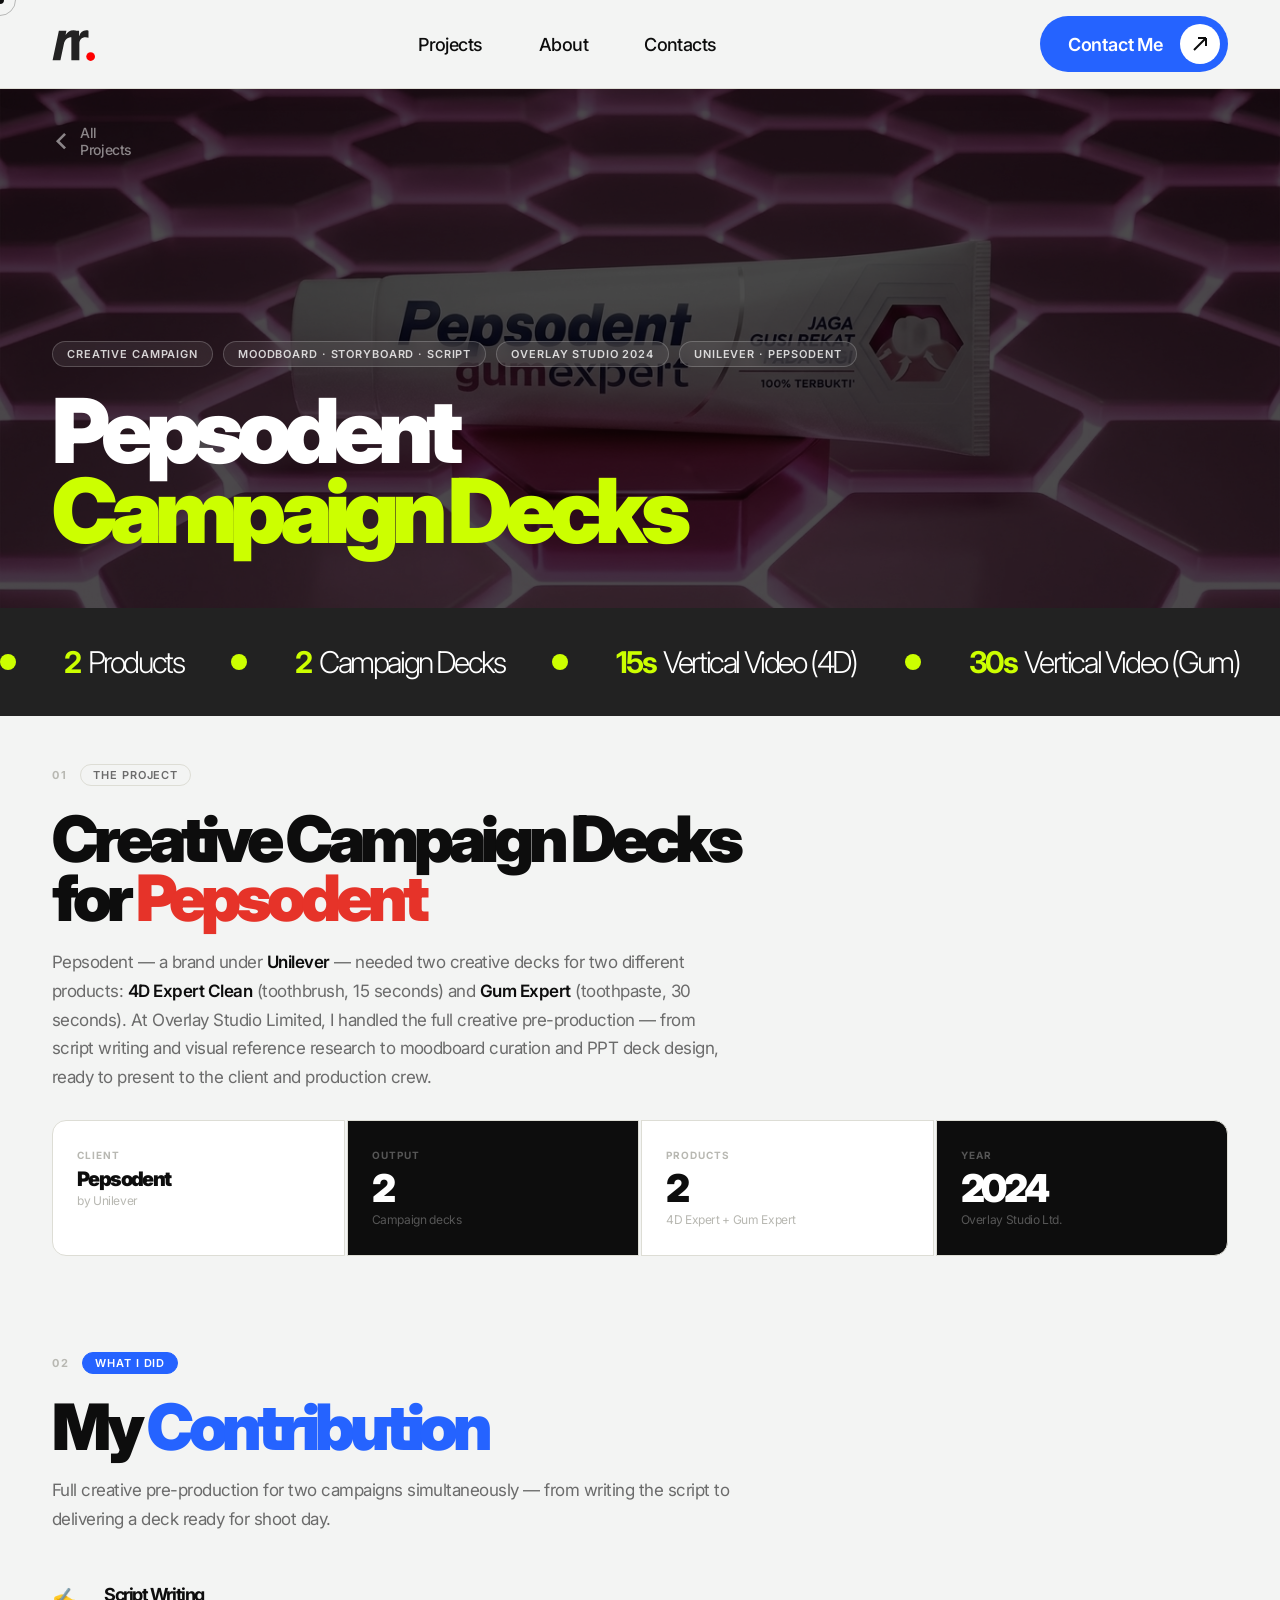
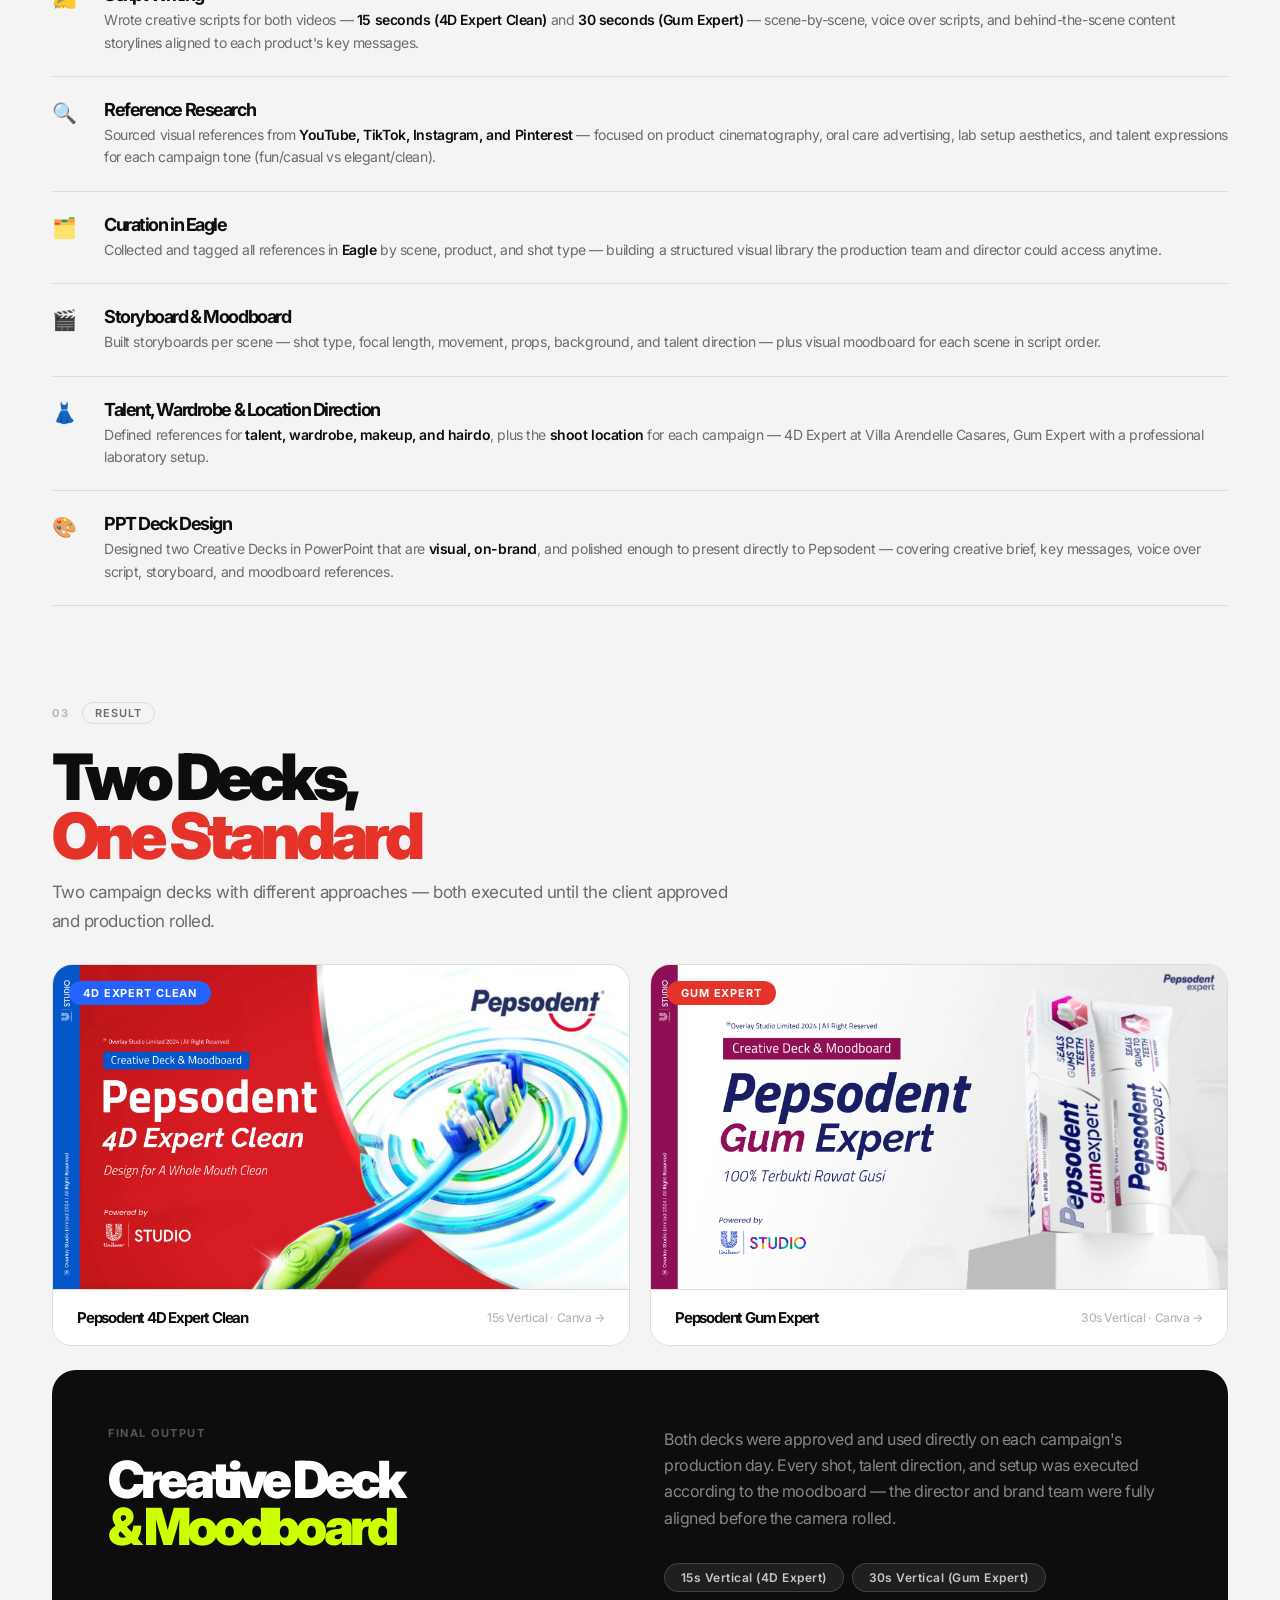
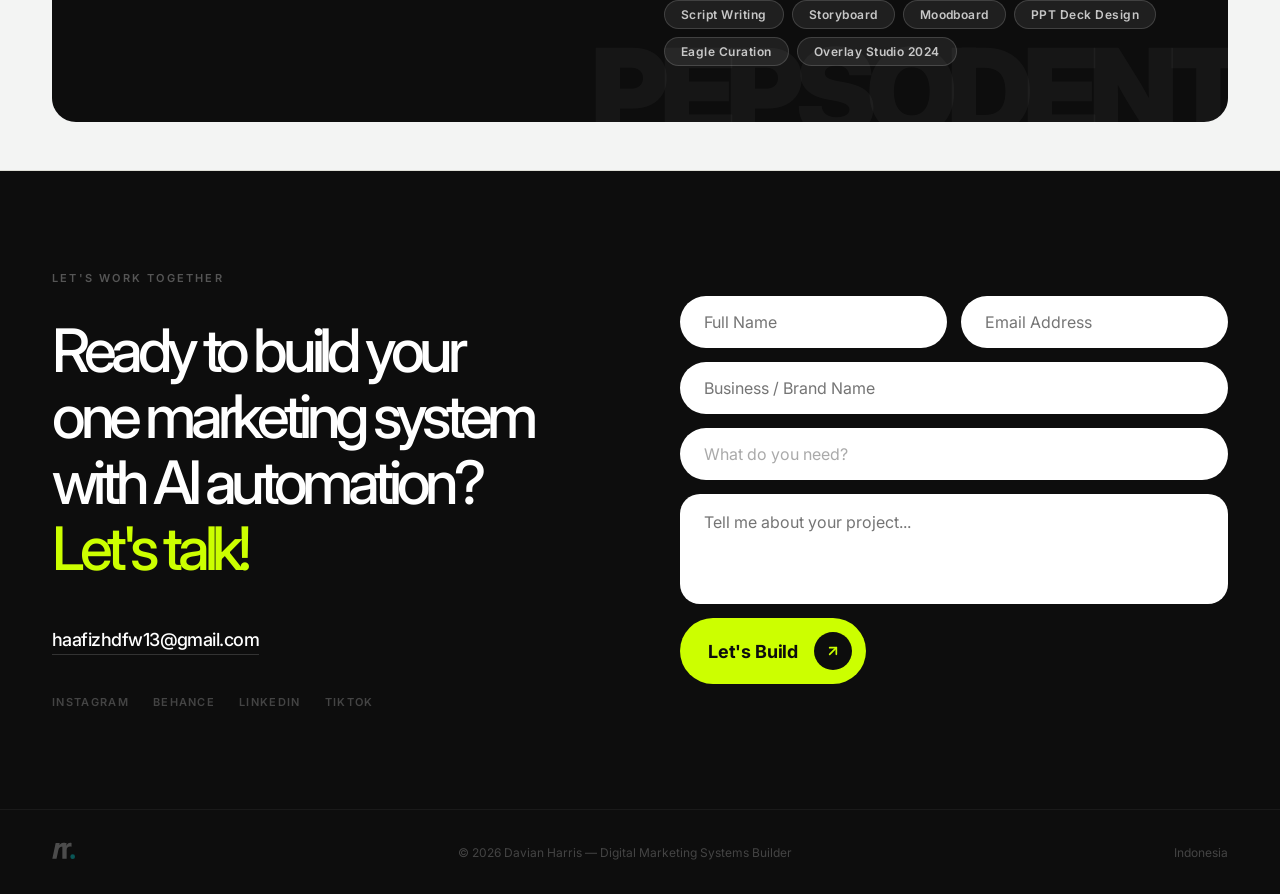
<file: pepsodent (1).html>
<!DOCTYPE html>
<html lang="en">
<head>
  <meta charset="UTF-8" />
  <meta name="viewport" content="width=device-width, initial-scale=1.0" />
  <title>Pepsodent — Creative Campaign Deck · Davian Harris</title>
  <link rel="preconnect" href="https://fonts.googleapis.com" />
  <link rel="preconnect" href="https://fonts.gstatic.com" crossorigin />
  <link href="https://fonts.googleapis.com/css2?family=Inter:wght@300;400;500;600;700;800;900&display=swap" rel="stylesheet" />
  <style>

    *, *::before, *::after { box-sizing: border-box; margin: 0; padding: 0; }

    :root {
      --bg:    #f3f4f3;
      --black: #0d0d0d;
      --gray:  #6b6b6b;
      --lgray: #b8b8b2;
      --blue:  #2563ff;
      --red:   #e63329;
      --white: #ffffff;
      --line:  #ddddd5;
      --ls-tight:  -0.08em;
      --ls-normal: -0.03em;
      --nav-h: 88px;
    }

    html { scroll-behavior: smooth; }
    body {
      font-family: 'Inter', -apple-system, BlinkMacSystemFont, sans-serif;
      background: var(--bg); color: var(--black);
      -webkit-font-smoothing: antialiased; cursor: none;
    }

    /* ── Cursor ── */
    .cur-dot {
      position: fixed; pointer-events: none; z-index: 9999;
      width: 8px; height: 8px; border-radius: 50%;
      background: var(--black); transform: translate(-50%,-50%);
    }
    .cur-ring {
      position: fixed; pointer-events: none; z-index: 9998;
      width: 32px; height: 32px; border-radius: 50%;
      border: 1.5px solid rgba(0,0,0,.25); transform: translate(-50%,-50%);
      transition: width .25s, height .25s;
    }

    /* ── Nav ── */
    nav {
      position: fixed; top: 0; left: 0; right: 0; z-index: 200;
      height: var(--nav-h); display: flex; align-items: center;
      padding: 0 52px; background: var(--bg);
      box-shadow: 0 1px 0 var(--line), 0 4px 24px rgba(0,0,0,0.06);
    }
    .nav-logo { display: flex; align-items: center; margin-right: auto; text-decoration: none; }
    .nav-logo img { height: 60px; width: auto; display: block; }
    .nav-center { flex: 1; display: flex; justify-content: center; gap: 56px; list-style: none; }
    .nav-center a {
      font-size: 18px; font-weight: 500; letter-spacing: var(--ls-normal);
      color: var(--black); text-decoration: none; transition: opacity .2s;
    }
    .nav-center a:hover { opacity: .45; }
    .nav-right { display: flex; align-items: center; flex-shrink: 0; }
    .nav-btn {
      display: inline-flex; align-items: center;
      padding: 8px 8px 8px 28px; background: var(--blue); color: var(--white);
      font-size: 18px; font-weight: 600; letter-spacing: -0.01em;
      text-decoration: none; border-radius: 100px;
      transition: background .2s, transform .15s; white-space: nowrap;
    }
    .nav-btn:hover { background: #1a4de0; transform: scale(1.03); }
    .nav-btn-icon {
      display: flex; align-items: center; justify-content: center;
      width: 40px; height: 40px; background: var(--white);
      border-radius: 50%; margin-left: 16px;
      transition: transform .2s;
    }
    .nav-btn:hover .nav-btn-icon { transform: rotate(45deg); }
    .nav-btn-icon svg { width: 18px; height: 18px; color: var(--black); }

    /* ── Hero ── */
    .hero {
      position: relative; height: 520px; overflow: hidden;
      background: #111; margin-top: var(--nav-h);
    }
    .hero-img {
      position: absolute; inset: 0; width: 100%; height: 100%;
      object-fit: cover; filter: brightness(.3) saturate(.6);
    }
    .hero-inner {
      position: relative; z-index: 2; height: 100%;
      display: flex; flex-direction: column;
      justify-content: flex-end; padding: 56px 52px;
    }
    .hero-back {
      position: absolute; top: 36px; left: 52px;
      display: flex; align-items: center; gap: 8px;
      font-size: 14px; font-weight: 500; letter-spacing: var(--ls-normal);
      color: rgba(255,255,255,.5); text-decoration: none; transition: color .2s;
    }
    .hero-back:hover { color: var(--white); }
    .hero-chips { display: flex; gap: 10px; flex-wrap: wrap; margin-bottom: 24px; }
    .hero-chip {
      padding: 5px 14px; border: 1px solid rgba(255,255,255,.2);
      background: rgba(255,255,255,.08); backdrop-filter: blur(8px);
      border-radius: 100px; font-size: 11px; font-weight: 600;
      letter-spacing: .08em; color: rgba(255,255,255,.8); text-transform: uppercase;
    }
    .hero-title {
      font-size: clamp(56px, 7vw, 96px); font-weight: 900;
      letter-spacing: var(--ls-tight); line-height: 0.9; color: var(--white);
    }
    .hero-title span { color: #CCFF00; }

    /* ── Stats bar ── */
    .stats-bar { background: #222; overflow: hidden; padding: 36px 0; }
    .stats-inner {
      display: flex; align-items: center; gap: 48px;
      width: max-content; animation: marquee 30s linear infinite;
    }
    .stats-inner:hover { animation-play-state: paused; }
    @keyframes marquee { from { transform: translateX(0); } to { transform: translateX(-50%); } }
    .stat-bullet { width: 16px; height: 16px; border-radius: 50%; background: #CCFF00; flex-shrink: 0; }
    .stat-item { display: flex; align-items: baseline; gap: 8px; white-space: nowrap; }
    .stat-n { font-weight: 700; font-size: 30px; letter-spacing: var(--ls-tight); color: #CCFF00; }
    .stat-l { font-weight: 300; font-size: 30px; letter-spacing: var(--ls-tight); color: #fff; }

    /* ── Sections ── */
    .section { padding: 48px 52px; }
    .section:first-of-type { border-top: none; }

    .eyebrow { display: flex; align-items: center; gap: 12px; margin-bottom: 24px; }
    .eyebrow-num { font-size: 11px; font-weight: 700; letter-spacing: .2em; color: var(--lgray); text-transform: uppercase; }
    .eyebrow-tag {
      font-size: 11px; font-weight: 600; letter-spacing: .08em; text-transform: uppercase;
      padding: 3px 12px; border: 1px solid var(--line); border-radius: 100px; color: var(--gray);
    }
    .eyebrow-tag.black { background: var(--black); color: var(--white); border-color: var(--black); }
    .eyebrow-tag.blue  { background: var(--blue);  color: var(--white); border-color: var(--blue); }
    .eyebrow-tag.red   { background: var(--red);   color: var(--white); border-color: var(--red); }

    .section-title {
      font-size: clamp(40px, 5vw, 72px); font-weight: 900;
      letter-spacing: var(--ls-tight); line-height: 0.92;
      color: var(--black); margin-bottom: 20px;
    }
    .section-title em { font-style: normal; color: var(--blue); }
    .section-title em.red { color: var(--red); }

    .section-lead {
      font-size: 17px; font-weight: 400; color: var(--gray);
      line-height: 1.7; letter-spacing: var(--ls-normal);
      max-width: 680px; margin-bottom: 28px;
    }
    .section-lead strong { color: var(--black); font-weight: 600; }

    /* ── Stat row ── */
    .stat-row { display: grid; gap: 2px; margin-bottom: 48px; }
    .stat-row-4 { grid-template-columns: repeat(4,1fr); }
    .stat-row-3 { grid-template-columns: repeat(3,1fr); }
    .stat-cell {
      background: var(--white); padding: 28px 24px;
      border: 1px solid var(--line);
    }
    .stat-cell.dark { background: var(--black); }
    .stat-cell:first-child { border-radius: 14px 0 0 14px; }
    .stat-cell:last-child  { border-radius: 0 14px 14px 0; }
    .stat-label { font-size: 10px; font-weight: 700; letter-spacing: .1em; text-transform: uppercase; color: var(--lgray); margin-bottom: 8px; }
    .stat-cell.dark .stat-label { color: rgba(255,255,255,.3); }
    .stat-value { font-size: clamp(24px,3vw,40px); font-weight: 900; letter-spacing: var(--ls-tight); color: var(--black); line-height: 1; margin-bottom: 4px; }
    .stat-cell.dark .stat-value { color: var(--white); }
    .stat-note { font-size: 12px; color: var(--lgray); letter-spacing: var(--ls-normal); }
    .stat-cell.dark .stat-note { color: rgba(255,255,255,.3); }

    /* ── Role list ── */
    .role-list { display: flex; flex-direction: column; margin-bottom: 0; }
    .role-row {
      display: flex; align-items: flex-start; gap: 20px;
      padding: 22px 0; border-bottom: 1px solid var(--line);
    }
    .role-row:first-child { border-top: none; }
    .role-icon { font-size: 20px; flex-shrink: 0; padding-top: 2px; width: 32px; }
    .role-title { font-size: 18px; font-weight: 700; letter-spacing: var(--ls-tight); color: var(--black); margin-bottom: 4px; }
    .role-desc { font-size: 14px; color: var(--gray); line-height: 1.6; letter-spacing: var(--ls-normal); }
    .role-desc strong { color: var(--black); font-weight: 600; }

    /* ── Two decks horizontal ── */
    .deck-pair {
      display: grid;
      grid-template-columns: 1fr 1fr;
      gap: 20px;
      margin-bottom: 24px;
    }

    .deck-preview {
      display: block; text-decoration: none;
      border: 1px solid var(--line); border-radius: 20px;
      overflow: hidden;
      transition: transform .25s, box-shadow .25s;
    }
    .deck-preview:hover {
      transform: translateY(-4px);
      box-shadow: 0 12px 48px rgba(0,0,0,0.12);
    }
    .deck-preview-img {
      position: relative; width: 100%; aspect-ratio: 16/9; overflow: hidden;
      background: #e0e0e0;
    }
    .deck-preview-img img {
      width: 100%; height: 100%; object-fit: cover; display: block;
      transition: transform .4s;
    }
    .deck-preview:hover .deck-preview-img img { transform: scale(1.03); }
    .deck-preview-overlay {
      position: absolute; inset: 0;
      background: rgba(0,0,0,0);
      display: flex; align-items: center; justify-content: center;
      transition: background .25s;
    }
    .deck-preview:hover .deck-preview-overlay { background: rgba(0,0,0,.35); }
    .deck-preview-btn {
      display: inline-flex; align-items: center; gap: 10px;
      padding: 12px 28px; background: var(--white); border-radius: 100px;
      font-size: 15px; font-weight: 700; letter-spacing: var(--ls-tight);
      color: var(--black);
      opacity: 0; transform: translateY(8px);
      transition: opacity .25s, transform .25s;
    }
    .deck-preview-btn svg { width: 16px; height: 16px; }
    .deck-preview:hover .deck-preview-btn { opacity: 1; transform: none; }
    .deck-preview-footer {
      background: var(--white); padding: 18px 24px;
      display: flex; align-items: center; justify-content: space-between;
      border-top: 1px solid var(--line);
    }
    .deck-preview-label {
      font-size: 15px; font-weight: 700; letter-spacing: var(--ls-tight);
      color: var(--black);
    }
    .deck-preview-sub {
      font-size: 12px; font-weight: 500; color: var(--lgray);
      letter-spacing: var(--ls-normal);
    }

    /* Product badge on deck */
    .deck-badge {
      position: absolute; top: 16px; left: 16px;
      padding: 5px 14px;
      border-radius: 100px;
      font-size: 11px; font-weight: 700; letter-spacing: .08em; text-transform: uppercase;
      z-index: 3;
    }
    .deck-badge.blue { background: var(--blue); color: var(--white); }
    .deck-badge.red  { background: var(--red);  color: var(--white); }

    /* ── Dark CTA ── */
    .cta-banner {
      background: var(--black); border-radius: 24px;
      padding: 56px; position: relative; overflow: hidden;
      display: grid;
      grid-template-columns: 1fr 1fr;
      gap: 48px;
      align-items: start;
    }
    .cta-banner::before {
      content: 'PEPSODENT'; position: absolute; right: -10px; bottom: -30px;
      font-size: 120px; font-weight: 900; letter-spacing: var(--ls-tight);
      color: rgba(255,255,255,.04); line-height: 1; pointer-events: none;
    }
    .cta-left {}
    .cta-right {}
    .cta-eyebrow { font-size: 11px; font-weight: 700; letter-spacing: .14em; text-transform: uppercase; color: rgba(255,255,255,.3); margin-bottom: 16px; }
    .cta-title { font-size: clamp(32px,4vw,56px); font-weight: 900; letter-spacing: var(--ls-tight); line-height: 0.93; color: var(--white); margin-bottom: 0; }
    .cta-title span { color: #CCFF00; }
    .cta-desc { font-size: 16px; color: rgba(255,255,255,.5); line-height: 1.65; letter-spacing: var(--ls-normal); margin-bottom: 32px; }
    .cta-specs { display: flex; flex-wrap: wrap; gap: 8px; }
    .cta-spec {
      padding: 6px 16px; background: rgba(255,255,255,.08);
      border: 1px solid rgba(255,255,255,.15); border-radius: 100px;
      font-size: 12px; font-weight: 600; letter-spacing: .04em; color: rgba(255,255,255,.75);
    }

    .cta-inner {
      display: grid;
      grid-template-columns: 1fr 1fr;
      gap: 64px;
      align-items: center;
    }
    .cta-left {}
    .cta-right {}

    /* ── Reveal ── */
    .reveal { opacity: 0; transform: translateY(20px); transition: opacity .6s ease, transform .6s ease; }
    .reveal.visible { opacity: 1; transform: none; }

    /* ── Mobile ── */
    @media (max-width: 768px) {
      nav { padding: 0 24px; }
      .nav-center { display: none; }
      .section { padding: 56px 24px; }
      .hero-inner { padding: 40px 24px; }
      .hero-back { left: 24px; }
      .stat-row-4 { grid-template-columns: 1fr 1fr; }
      .deck-pair { grid-template-columns: 1fr; }
      .cta-banner { padding: 36px 28px; grid-template-columns: 1fr; gap: 28px; }
      #contact { grid-template-columns: 1fr !important; padding: 56px 24px !important; gap: 48px !important; }
      .cur-dot, .cur-ring { display: none; }
      body { cursor: auto; }
    }

  </style>
</head>
<body>

  <div class="cur-dot" id="curDot"></div>
  <div class="cur-ring" id="curRing"></div>

  <!-- ══ NAV ══ -->
  <nav>
    <a href="index.html" class="nav-logo">
      <img src="logo-portfolio.svg" alt="Davian Harris" />
    </a>
    <ul class="nav-center">
      <li><a href="index.html#projects">Projects</a></li>
      <li><a href="index.html#about">About</a></li>
      <li><a href="index.html#contact">Contacts</a></li>
    </ul>
    <div class="nav-right">
      <a href="index.html#contact" class="nav-btn">
        Contact Me
        <span class="nav-btn-icon">
          <svg viewBox="0 0 18 18" fill="none" stroke="currentColor" stroke-width="2">
            <path d="M3 15L15 3M15 3H7M15 3v8"/>
          </svg>
        </span>
      </a>
    </div>
  </nav>

  <!-- ══ HERO ══ -->
  <div class="hero">
    <img src="pepsodent-bg.jpeg" alt="Pepsodent" class="hero-img" />
    <div class="hero-inner">
      <a href="index.html" class="hero-back">
        <svg viewBox="0 0 14 14" fill="none" stroke="currentColor" stroke-width="1.8"><path d="M9 2L4 7l5 5"/></svg>
        All Projects
      </a>
      <div class="hero-chips">
        <div class="hero-chip">Creative Campaign</div>
        <div class="hero-chip">Moodboard · Storyboard · Script</div>
        <div class="hero-chip">Overlay Studio 2024</div>
        <div class="hero-chip">Unilever · Pepsodent</div>
      </div>
      <h1 class="hero-title">Pepsodent<br><span>Campaign Decks</span></h1>
    </div>
  </div>

  <!-- ══ STATS BAR ══ -->
  <div class="stats-bar">
    <div class="stats-inner">
      <div class="stat-bullet"></div><div class="stat-item"><span class="stat-n">2</span><span class="stat-l">Products</span></div>
      <div class="stat-bullet"></div><div class="stat-item"><span class="stat-n">2</span><span class="stat-l">Campaign Decks</span></div>
      <div class="stat-bullet"></div><div class="stat-item"><span class="stat-n">15s</span><span class="stat-l">Vertical Video (4D)</span></div>
      <div class="stat-bullet"></div><div class="stat-item"><span class="stat-n">30s</span><span class="stat-l">Vertical Video (Gum)</span></div>
      <div class="stat-bullet"></div><div class="stat-item"><span class="stat-n">Script</span><span class="stat-l">Writing</span></div>
      <div class="stat-bullet"></div><div class="stat-item"><span class="stat-n">PPT</span><span class="stat-l">Deck Design</span></div>
      <div class="stat-bullet"></div><div class="stat-item"><span class="stat-n">Eagle</span><span class="stat-l">Curation</span></div>
      <!-- duplicate -->
      <div class="stat-bullet"></div><div class="stat-item"><span class="stat-n">2</span><span class="stat-l">Products</span></div>
      <div class="stat-bullet"></div><div class="stat-item"><span class="stat-n">2</span><span class="stat-l">Campaign Decks</span></div>
      <div class="stat-bullet"></div><div class="stat-item"><span class="stat-n">15s</span><span class="stat-l">Vertical Video (4D)</span></div>
      <div class="stat-bullet"></div><div class="stat-item"><span class="stat-n">30s</span><span class="stat-l">Vertical Video (Gum)</span></div>
      <div class="stat-bullet"></div><div class="stat-item"><span class="stat-n">Script</span><span class="stat-l">Writing</span></div>
      <div class="stat-bullet"></div><div class="stat-item"><span class="stat-n">PPT</span><span class="stat-l">Deck Design</span></div>
      <div class="stat-bullet"></div><div class="stat-item"><span class="stat-n">Eagle</span><span class="stat-l">Curation</span></div>
    </div>
  </div>

  <!-- ══ 01 PROJECT ══ -->
  <section class="section reveal">
    <div class="eyebrow">
      <span class="eyebrow-num">01</span>
      <span class="eyebrow-tag">The Project</span>
    </div>
    <h2 class="section-title">Creative Campaign Decks<br>for <em class="red">Pepsodent</em></h2>
    <p class="section-lead">
      Pepsodent — a brand under <strong>Unilever</strong> — needed two creative decks for two different products: <strong>4D Expert Clean</strong> (toothbrush, 15 seconds) and <strong>Gum Expert</strong> (toothpaste, 30 seconds). At Overlay Studio Limited, I handled the full creative pre-production — from script writing and visual reference research to moodboard curation and PPT deck design, ready to present to the client and production crew.
    </p>

    <div class="stat-row stat-row-4" style="margin-bottom:0;">
      <div class="stat-cell">
        <div class="stat-label">Client</div>
        <div class="stat-value" style="font-size:20px;">Pepsodent</div>
        <div class="stat-note">by Unilever</div>
      </div>
      <div class="stat-cell dark">
        <div class="stat-label">Output</div>
        <div class="stat-value">2</div>
        <div class="stat-note">Campaign decks</div>
      </div>
      <div class="stat-cell">
        <div class="stat-label">Products</div>
        <div class="stat-value">2</div>
        <div class="stat-note">4D Expert + Gum Expert</div>
      </div>
      <div class="stat-cell dark">
        <div class="stat-label">Year</div>
        <div class="stat-value">2024</div>
        <div class="stat-note">Overlay Studio Ltd.</div>
      </div>
    </div>
  </section>

  <!-- ══ 02 WHAT I DID ══ -->
  <section class="section reveal">
    <div class="eyebrow">
      <span class="eyebrow-num">02</span>
      <span class="eyebrow-tag blue">What I Did</span>
    </div>
    <h2 class="section-title">My <em>Contribution</em></h2>
    <p class="section-lead">
      Full creative pre-production for two campaigns simultaneously — from writing the script to delivering a deck ready for shoot day.
    </p>

    <div class="role-list">
      <div class="role-row">
        <div class="role-icon">✍️</div>
        <div>
          <div class="role-title">Script Writing</div>
          <div class="role-desc">Wrote creative scripts for both videos — <strong>15 seconds (4D Expert Clean)</strong> and <strong>30 seconds (Gum Expert)</strong> — scene-by-scene, voice over scripts, and behind-the-scene content storylines aligned to each product's key messages.</div>
        </div>
      </div>
      <div class="role-row">
        <div class="role-icon">🔍</div>
        <div>
          <div class="role-title">Reference Research</div>
          <div class="role-desc">Sourced visual references from <strong>YouTube, TikTok, Instagram, and Pinterest</strong> — focused on product cinematography, oral care advertising, lab setup aesthetics, and talent expressions for each campaign tone (fun/casual vs elegant/clean).</div>
        </div>
      </div>
      <div class="role-row">
        <div class="role-icon">🗂️</div>
        <div>
          <div class="role-title">Curation in Eagle</div>
          <div class="role-desc">Collected and tagged all references in <strong>Eagle</strong> by scene, product, and shot type — building a structured visual library the production team and director could access anytime.</div>
        </div>
      </div>
      <div class="role-row">
        <div class="role-icon">🎬</div>
        <div>
          <div class="role-title">Storyboard & Moodboard</div>
          <div class="role-desc">Built storyboards per scene — shot type, focal length, movement, props, background, and talent direction — plus visual moodboard for each scene in script order.</div>
        </div>
      </div>
      <div class="role-row">
        <div class="role-icon">👗</div>
        <div>
          <div class="role-title">Talent, Wardrobe & Location Direction</div>
          <div class="role-desc">Defined references for <strong>talent, wardrobe, makeup, and hairdo</strong>, plus the <strong>shoot location</strong> for each campaign — 4D Expert at Villa Arendelle Casares, Gum Expert with a professional laboratory setup.</div>
        </div>
      </div>
      <div class="role-row">
        <div class="role-icon">🎨</div>
        <div>
          <div class="role-title">PPT Deck Design</div>
          <div class="role-desc">Designed two Creative Decks in PowerPoint that are <strong>visual, on-brand</strong>, and polished enough to present directly to Pepsodent — covering creative brief, key messages, voice over script, storyboard, and moodboard references.</div>
        </div>
      </div>
    </div>
  </section>

  <!-- ══ 03 DELIVERABLE ══ -->
  <section class="section reveal">
    <div class="eyebrow">
      <span class="eyebrow-num">03</span>
      <span class="eyebrow-tag">Result</span>
    </div>
    <h2 class="section-title" style="margin-bottom:12px;">Two Decks,<br><em class="red">One Standard</em></h2>
    <p class="section-lead">Two campaign decks with different approaches — both executed until the client approved and production rolled.</p>

    <!-- Two deck boxes side by side -->
    <div class="deck-pair">

      <!-- Deck 1: 4D Expert Clean -->
      <a href="https://canva.link/akbkh8lrpszbmuy" target="_blank" rel="noopener" class="deck-preview">
        <div class="deck-preview-img">
          <!-- Replace with actual thumbnail image -->
          <img src="pepsodent-4d-deck-thumb.png" alt="Pepsodent 4D Expert Clean Creative Deck" />
          <div class="deck-badge blue">4D Expert Clean</div>
          <div class="deck-preview-overlay">
            <div class="deck-preview-btn">
              <svg viewBox="0 0 18 18" fill="none" stroke="currentColor" stroke-width="2"><path d="M3 15L15 3M15 3H7M15 3v8"/></svg>
              View Full Deck
            </div>
          </div>
        </div>
        <div class="deck-preview-footer">
          <div class="deck-preview-label">Pepsodent 4D Expert Clean</div>
          <div class="deck-preview-sub">15s Vertical · Canva →</div>
        </div>
      </a>

      <!-- Deck 2: Gum Expert -->
      <a href="https://canva.link/ymxdbwqkg4mv167" target="_blank" rel="noopener" class="deck-preview">
        <div class="deck-preview-img">
          <!-- Replace with actual thumbnail image -->
          <img src="pepsodent-gum-expert-deck-thumb.png" alt="Pepsodent Gum Expert Creative Deck" />
          <div class="deck-badge red">Gum Expert</div>
          <div class="deck-preview-overlay">
            <div class="deck-preview-btn">
              <svg viewBox="0 0 18 18" fill="none" stroke="currentColor" stroke-width="2"><path d="M3 15L15 3M15 3H7M15 3v8"/></svg>
              View Full Deck
            </div>
          </div>
        </div>
        <div class="deck-preview-footer">
          <div class="deck-preview-label">Pepsodent Gum Expert</div>
          <div class="deck-preview-sub">30s Vertical · Canva →</div>
        </div>
      </a>

    </div>

    <div class="cta-banner">
      <div class="cta-left">
        <div class="cta-eyebrow">Final Output</div>
        <div class="cta-title">Creative Deck<br><span>& Moodboard</span></div>
      </div>
      <div class="cta-right">
        <div class="cta-desc">
          Both decks were approved and used directly on each campaign's production day. Every shot, talent direction, and setup was executed according to the moodboard — the director and brand team were fully aligned before the camera rolled.
        </div>
        <div class="cta-specs">
          <div class="cta-spec">15s Vertical (4D Expert)</div>
          <div class="cta-spec">30s Vertical (Gum Expert)</div>
          <div class="cta-spec">Script Writing</div>
          <div class="cta-spec">Storyboard</div>
          <div class="cta-spec">Moodboard</div>
          <div class="cta-spec">PPT Deck Design</div>
          <div class="cta-spec">Eagle Curation</div>
          <div class="cta-spec">Overlay Studio 2024</div>
        </div>
      </div>
    </div>
  </section>

  <!-- ══ CONTACT ══ -->
  <section id="contact" style="padding:100px 52px;border-top:1px solid var(--line);background:#0d0d0d;color:#fff;display:grid;grid-template-columns:1fr 1fr;gap:80px;align-items:center;">

    <div style="display:flex;flex-direction:column;align-items:flex-start;text-align:left;">
      <div style="font-size:11px;font-weight:600;letter-spacing:.2em;text-transform:uppercase;color:#555;margin-bottom:32px;">Let's Work Together</div>
      <h2 style="font-family:'Inter',sans-serif;font-size:60px;font-weight:500;letter-spacing:-0.09em;line-height:1.1;color:#fff;margin-bottom:48px;">
        Ready to build your<br>one marketing system<br>with AI automation?<br><span style="color:#CCFF00;">Let's talk!</span>
      </h2>
      <a href="mailto:haafizhdfw13@gmail.com" style="display:inline-block;font-size:18px;font-weight:500;letter-spacing:-0.03em;color:#fff;text-decoration:none;border-bottom:1px solid #333;padding-bottom:4px;margin-bottom:40px;transition:border-color .2s;">haafizhdfw13@gmail.com</a>
      <div style="display:flex;gap:24px;flex-wrap:wrap;">
        <a href="https://www.instagram.com/haafizhdfw/" target="_blank" style="font-size:11px;font-weight:600;letter-spacing:.12em;text-transform:uppercase;color:#444;text-decoration:none;">Instagram</a>
        <a href="#" target="_blank" style="font-size:11px;font-weight:600;letter-spacing:.12em;text-transform:uppercase;color:#444;text-decoration:none;">Behance</a>
        <a href="https://www.linkedin.com/in/haafizhdfw/" target="_blank" style="font-size:11px;font-weight:600;letter-spacing:.12em;text-transform:uppercase;color:#444;text-decoration:none;">LinkedIn</a>
        <a href="https://www.tiktok.com/@haafizhdfw" target="_blank" style="font-size:11px;font-weight:600;letter-spacing:.12em;text-transform:uppercase;color:#444;text-decoration:none;">TikTok</a>
      </div>
    </div>

    <div>
      <form style="display:flex;flex-direction:column;gap:14px;" onsubmit="handleFormSubmit(event)">
        <div style="display:grid;grid-template-columns:1fr 1fr;gap:14px;">
          <input type="text" placeholder="Full Name" required style="width:100%;background:#fff;border:none;border-radius:100px;padding:16px 24px;font-family:'Inter',sans-serif;font-size:16px;color:#0d0d0d;outline:none;" />
          <input type="email" placeholder="Email Address" required style="width:100%;background:#fff;border:none;border-radius:100px;padding:16px 24px;font-family:'Inter',sans-serif;font-size:16px;color:#0d0d0d;outline:none;" />
        </div>
        <input type="text" placeholder="Business / Brand Name" style="width:100%;background:#fff;border:none;border-radius:100px;padding:16px 24px;font-family:'Inter',sans-serif;font-size:16px;color:#0d0d0d;outline:none;" />
        <select id="contactService" onchange="this.style.color='#0d0d0d'" style="width:100%;background:#fff;border:none;border-radius:100px;padding:16px 24px;font-family:'Inter',sans-serif;font-size:16px;color:#aaa;outline:none;-webkit-appearance:none;">
          <option value="" disabled selected>What do you need?</option>
          <option>Social Media Management</option>
          <option>Paid Ads (Meta / Google)</option>
          <option>SEO & Landing Page Optimization</option>
          <option>CRM & AI Automation</option>
          <option>Full-Stack Marketing System</option>
          <option>Other</option>
        </select>
        <textarea placeholder="Tell me about your project..." style="width:100%;background:#fff;border:none;border-radius:20px;padding:16px 24px;font-family:'Inter',sans-serif;font-size:16px;color:#0d0d0d;outline:none;resize:none;height:110px;line-height:1.6;"></textarea>
        <button type="submit" id="pepsContactBtn" style="display:inline-flex;align-items:center;gap:0;padding:14px 14px 14px 28px;background:#CCFF00;color:#0d0d0d;font-family:'Inter',sans-serif;font-size:18px;font-weight:700;letter-spacing:-0.01em;border:none;border-radius:100px;cursor:pointer;width:fit-content;transition:background .2s,transform .15s;">
          Let's Build
          <span style="display:flex;align-items:center;justify-content:center;width:38px;height:38px;background:#0d0d0d;border-radius:50%;margin-left:16px;flex-shrink:0;transition:transform .2s;">
            <svg viewBox="0 0 24 24" fill="none" stroke="#CCFF00" stroke-width="2.5" stroke-linecap="round" stroke-linejoin="round" style="width:16px;height:16px;"><line x1="7" y1="17" x2="17" y2="7"/><polyline points="7 7 17 7 17 17"/></svg>
          </span>
        </button>
      </form>
    </div>
  </section>

  <!-- ══ FOOTER ══ -->
  <footer style="background:#0d0d0d;padding:24px 52px;border-top:1px solid #1a1a1a;display:flex;justify-content:space-between;align-items:center;">
    <a href="index.html"><img src="logo-portfolio.svg" alt="hd." style="height:32px;opacity:.3;filter:invert(1);" /></a>
    <p style="font-size:12px;color:#444;">© 2026 Davian Harris — Digital Marketing Systems Builder</p>
    <p style="font-size:12px;color:#444;">Indonesia</p>
  </footer>

  <script>
    function handleFormSubmit(e) {
      e.preventDefault();
      const btn = document.getElementById('pepsContactBtn');
      btn.textContent = 'Sent! ✓';
      btn.style.background = '#00ff88';
      setTimeout(() => {
        btn.innerHTML = 'Let\'s Build <span style="display:flex;align-items:center;justify-content:center;width:38px;height:38px;background:#0d0d0d;border-radius:50%;margin-left:16px;"><svg viewBox="0 0 24 24" fill="none" stroke="#CCFF00" stroke-width="2.5" stroke-linecap="round" stroke-linejoin="round" style="width:16px;height:16px;"><line x1="7" y1="17" x2="17" y2="7"/><polyline points="7 7 17 7 17 17"/></svg></span>';
        btn.style.background = '#CCFF00';
        e.target.reset();
        document.getElementById('contactService').style.color = '#aaa';
      }, 3000);
    }
    const dot = document.getElementById('curDot');
    const ring = document.getElementById('curRing');
    let mx=0,my=0,rx=0,ry=0;
    document.addEventListener('mousemove', e => { mx=e.clientX; my=e.clientY; });
    (function loop(){
      rx+=(mx-rx)*.12; ry+=(my-ry)*.12;
      dot.style.left=mx+'px'; dot.style.top=my+'px';
      ring.style.left=rx+'px'; ring.style.top=ry+'px';
      requestAnimationFrame(loop);
    })();
    document.querySelectorAll('a,button').forEach(el=>{
      el.addEventListener('mouseenter',()=>{ring.style.width='52px';ring.style.height='52px';});
      el.addEventListener('mouseleave',()=>{ring.style.width='32px';ring.style.height='32px';});
    });
    const obs = new IntersectionObserver(entries=>{
      entries.forEach(e=>{ if(e.isIntersecting) e.target.classList.add('visible'); });
    },{threshold:.07});
    document.querySelectorAll('.reveal').forEach(el=>obs.observe(el));
  </script>

  <script src="https://bridgely-dashboard.vercel.app/widget.js" data-org-id="" async></script>
</body>
</html>
</file>
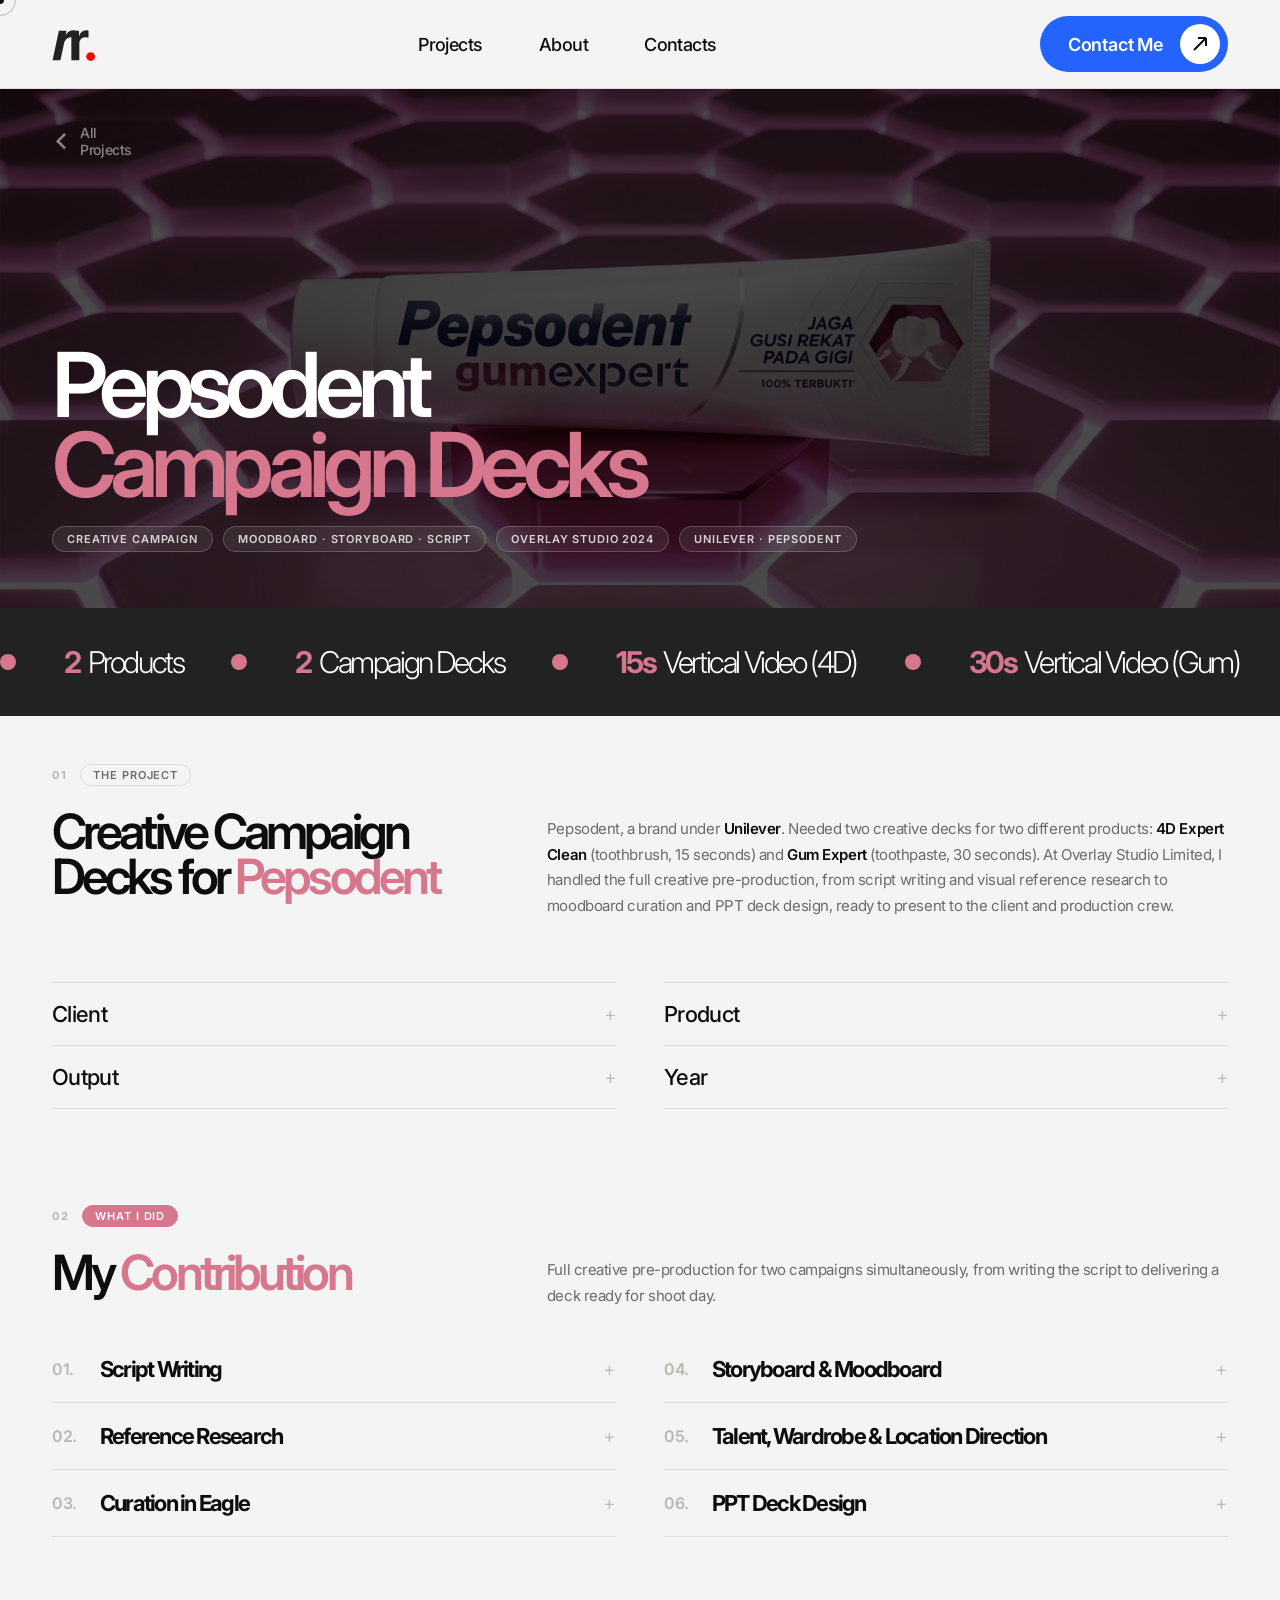
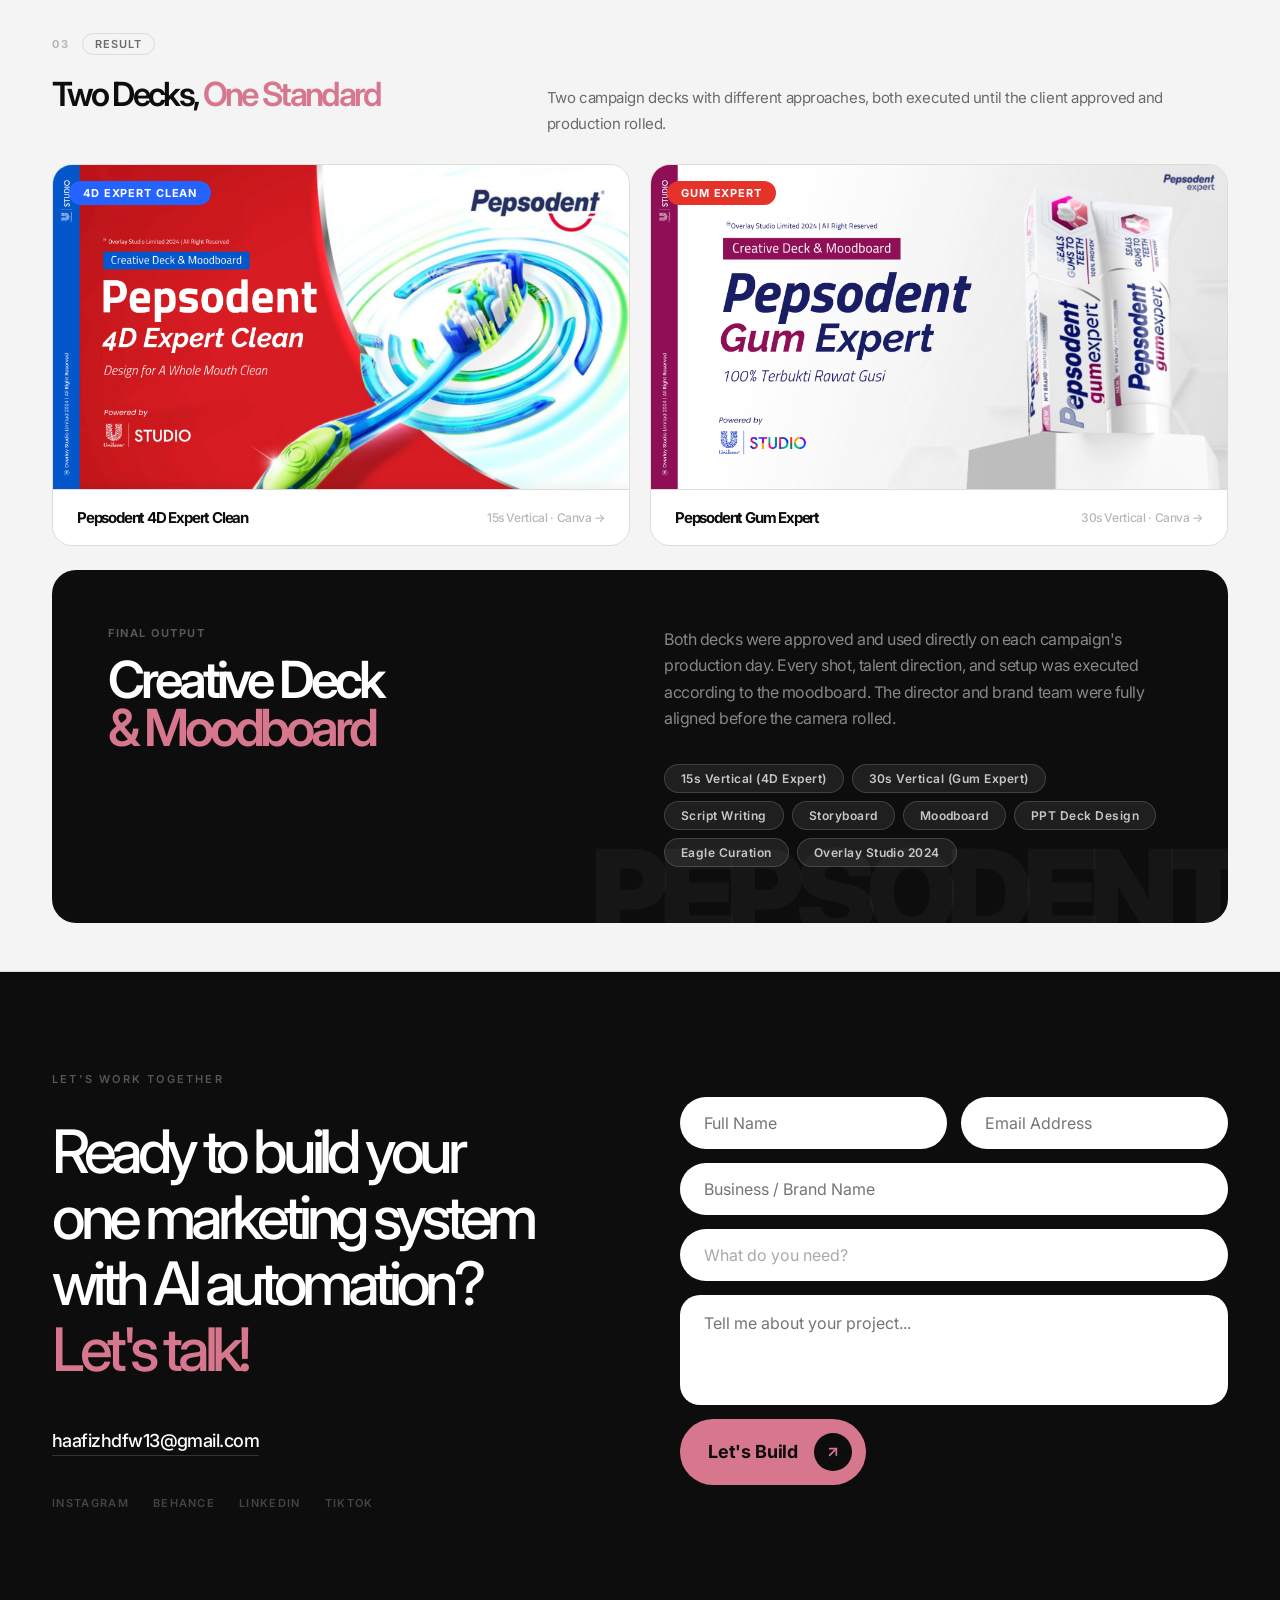
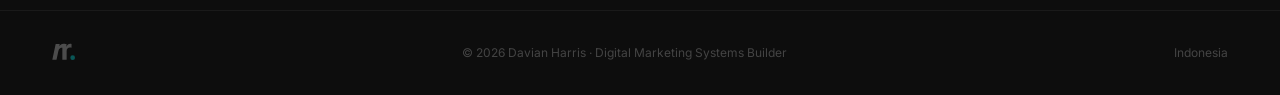
<file: pepsodent.html>
<!DOCTYPE html>
<html lang="en">
<head>
  <meta charset="UTF-8" />
  <meta name="viewport" content="width=device-width, initial-scale=1.0" />
  <title>Pepsodent · Creative Campaign Deck · Davian Harris</title>
  <link rel="preconnect" href="https://fonts.googleapis.com" />
  <link rel="preconnect" href="https://fonts.gstatic.com" crossorigin />
  <link href="https://fonts.googleapis.com/css2?family=Inter:wght@300;400;500;600;700;800;900&display=swap" rel="stylesheet" />
  <style>

    *, *::before, *::after { box-sizing: border-box; margin: 0; padding: 0; }

    :root {
      --bg:    #f3f4f3;
      --black: #0d0d0d;
      --gray:  #6b6b6b;
      --lgray: #b8b8b2;
      --blue:  #2563ff;
      --red:   #e63329;
      --white: #ffffff;
      --line:  #ddddd5;
      --ls-tight:  -0.08em;
      --ls-normal: -0.03em;
      --nav-h: 88px;
    }

    html { scroll-behavior: smooth; }
    body {
      font-family: 'Inter', -apple-system, BlinkMacSystemFont, sans-serif;
      background: var(--bg); color: var(--black);
      -webkit-font-smoothing: antialiased; cursor: none;
    }

    /* ── Cursor ── */
    .cur-dot {
      position: fixed; pointer-events: none; z-index: 9999;
      width: 8px; height: 8px; border-radius: 50%;
      background: var(--black); transform: translate(-50%,-50%);
    }
    .cur-ring {
      position: fixed; pointer-events: none; z-index: 9998;
      width: 32px; height: 32px; border-radius: 50%;
      border: 1.5px solid rgba(0,0,0,.25); transform: translate(-50%,-50%);
      transition: width .25s, height .25s;
    }

    /* ── Nav ── */
    nav {
      position: fixed; top: 0; left: 0; right: 0; z-index: 200;
      height: var(--nav-h); display: flex; align-items: center;
      padding: 0 52px; background: var(--bg);
      box-shadow: 0 1px 0 var(--line), 0 4px 24px rgba(0,0,0,0.06);
    }
    .nav-logo { display: flex; align-items: center; margin-right: auto; text-decoration: none; }
    .nav-logo img { height: 60px; width: auto; display: block; }
    .nav-center { flex: 1; display: flex; justify-content: center; gap: 56px; list-style: none; }
    .nav-center a {
      font-size: 18px; font-weight: 500; letter-spacing: var(--ls-normal);
      color: var(--black); text-decoration: none; transition: opacity .2s;
    }
    .nav-center a:hover { opacity: .45; }
    .nav-right { display: flex; align-items: center; flex-shrink: 0; }
    .nav-btn {
      display: inline-flex; align-items: center;
      padding: 8px 8px 8px 28px; background: var(--blue); color: var(--white);
      font-size: 18px; font-weight: 600; letter-spacing: -0.01em;
      text-decoration: none; border-radius: 100px;
      transition: background .2s, transform .15s; white-space: nowrap;
    }
    .nav-btn:hover { background: #1a4de0; transform: scale(1.03); }
    .nav-btn-icon {
      display: flex; align-items: center; justify-content: center;
      width: 40px; height: 40px; background: var(--white);
      border-radius: 50%; margin-left: 16px;
      transition: transform .2s;
    }
    .nav-btn:hover .nav-btn-icon { transform: rotate(45deg); }
    .nav-btn-icon svg { width: 18px; height: 18px; color: var(--black); }

    /* ── Hero ── */
    .hero {
      position: relative; height: 520px; overflow: hidden;
      background: #111; margin-top: var(--nav-h);
    }
    .hero-img {
      position: absolute; inset: 0; width: 100%; height: 100%;
      object-fit: cover; filter: brightness(.3) saturate(.6);
    }
    .hero-inner {
      position: relative; z-index: 2; height: 100%;
      display: flex; flex-direction: column;
      justify-content: flex-end; padding: 56px 52px;
    }
    .hero-back {
      position: absolute; top: 36px; left: 52px;
      display: flex; align-items: center; gap: 8px;
      font-size: 14px; font-weight: 500; letter-spacing: var(--ls-normal);
      color: rgba(255,255,255,.5); text-decoration: none; transition: color .2s;
    }
    .hero-back:hover { color: var(--white); }
    .hero-chips { display: flex; gap: 10px; flex-wrap: wrap; margin-bottom: 24px; }
    .hero-chips-below { margin-bottom: 0; margin-top: 20px; }
    .hero-chip {
      padding: 5px 14px; border: 1px solid rgba(255,255,255,.2);
      background: rgba(255,255,255,.08); backdrop-filter: blur(8px);
      border-radius: 100px; font-size: 11px; font-weight: 600;
      letter-spacing: .08em; color: rgba(255,255,255,.8); text-transform: uppercase;
    }
    .hero-title {
      font-size: clamp(56px, 7vw, 96px); font-weight: 600;
      letter-spacing: var(--ls-tight); line-height: 0.9; color: var(--white);
    }
    .hero-title span { color: #D7778E; }

    /* ── Stats bar ── */
    .stats-bar { background: #222; overflow: hidden; padding: 36px 0; }
    .stats-inner {
      display: flex; align-items: center; gap: 48px;
      width: max-content; animation: marquee 30s linear infinite;
    }
    .stats-inner:hover { animation-play-state: paused; }
    @keyframes marquee { from { transform: translateX(0); } to { transform: translateX(-50%); } }
    .stat-bullet { width: 16px; height: 16px; border-radius: 50%; background: #D7778E; flex-shrink: 0; }
    .stat-item { display: flex; align-items: baseline; gap: 8px; white-space: nowrap; }
    .stat-n { font-weight: 700; font-size: 30px; letter-spacing: var(--ls-tight); color: #D7778E; }
    .stat-l { font-weight: 300; font-size: 30px; letter-spacing: var(--ls-tight); color: #fff; }

    /* ── Sections ── */
    .section { padding: 48px 52px; }
    .section:first-of-type { border-top: none; }

    .eyebrow { display: flex; align-items: center; gap: 12px; margin-bottom: 24px; }
    .eyebrow-num { font-size: 11px; font-weight: 700; letter-spacing: .2em; color: var(--lgray); text-transform: uppercase; }
    .eyebrow-tag {
      font-size: 11px; font-weight: 600; letter-spacing: .08em; text-transform: uppercase;
      padding: 3px 12px; border: 1px solid var(--line); border-radius: 100px; color: var(--gray);
    }
    .eyebrow-tag.black { background: var(--black); color: var(--white); border-color: var(--black); }
    .eyebrow-tag.blue  { background: #D7778E;  color: var(--white); border-color: #D7778E; }
    .eyebrow-tag.red   { background: var(--red);   color: var(--white); border-color: var(--red); }

    .section-title {
      font-size: clamp(40px, 5vw, 72px); font-weight: 900;
      letter-spacing: var(--ls-tight); line-height: 0.92;
      color: var(--black); margin-bottom: 20px;
    }
    .section-title em { font-style: normal; color: #D7778E; }
    .section-title em.red { color: #D7778E; }
    .section-title-light { font-weight: 600; font-size: clamp(32px, 3.8vw, 56px); }

    .section-head-row {
      display: flex; align-items: flex-start; justify-content: space-between;
      gap: 48px; margin-bottom: 28px;
    }
    .section-head-row .section-title { margin-bottom: 0; flex: 0 0 38%; }
    .section-lead-col { flex: 1 1 auto; padding-top: 6px; }
    .section-lead-col .section-lead:last-child { margin-bottom: 0; }
    .section-lead-col .section-lead { font-size: 15px; max-width: none; }

    .section-lead {
      font-size: 17px; font-weight: 400; color: var(--gray);
      line-height: 1.7; letter-spacing: var(--ls-normal);
      max-width: 680px; margin-bottom: 28px;
    }
    .section-lead strong { color: var(--black); font-weight: 600; }

    /* ── Stat row ── */
    .stat-row { display: grid; gap: 10px; margin-bottom: 48px; }
    .stat-row-4 { grid-template-columns: repeat(4,1fr); }
    .stat-row-3 { grid-template-columns: repeat(3,1fr); }
    .stat-cell {
      background: var(--white); padding: 28px 24px;
      border: 1px solid var(--black);
      border-radius: 14px;
    }
    .stat-cell.dark { background: var(--white); }
    .stat-label { font-size: 10px; font-weight: 700; letter-spacing: .1em; text-transform: uppercase; color: var(--lgray); margin-bottom: 8px; }
    .stat-cell.dark .stat-label { color: var(--lgray); }
    .stat-value { font-size: clamp(24px,3vw,40px); font-weight: 600; letter-spacing: var(--ls-tight); color: var(--black); line-height: 1; margin-bottom: 4px; }
    .stat-cell.dark .stat-value { color: var(--black); }
    .stat-note { font-size: 12px; color: var(--lgray); letter-spacing: var(--ls-normal); }
    .stat-cell.dark .stat-note { color: var(--lgray); }

    /* ── Stat list (accordion style) ── */
    .stat-list {
      list-style: none;
      display: grid;
      grid-template-columns: 1fr 1fr;
      grid-template-rows: repeat(2, auto);
      grid-auto-flow: column;
      column-gap: 48px;
      margin-top: 64px;
      margin-bottom: 0;
    }
    .stat-list li {
      font-size: 22px; font-weight: 500; color: var(--black);
      letter-spacing: -0.03em;
      display: flex; flex-direction: column;
      padding: 0;
      border-bottom: 1px solid var(--line);
      cursor: pointer;
      overflow: hidden;
    }
    .stat-list li:nth-child(1),
    .stat-list li:nth-child(3) { border-top: 1px solid var(--line); }
    .stat-list li .stat-list-row {
      display: flex; align-items: center; justify-content: space-between;
      padding: 18px 0;
      transition: padding-left 0.2s;
    }
    .stat-list li:hover .stat-list-row { padding-left: 8px; }
    .stat-list li .stat-list-row::after {
      content: '+'; color: var(--lgray);
      font-size: 20px; font-weight: 300;
      flex-shrink: 0;
      transition: transform 0.25s;
    }
    .stat-list li.open .stat-list-row::after {
      transform: rotate(45deg);
    }
    .stat-list-drop {
      max-height: 0; overflow: hidden;
      transition: max-height 0.35s ease, padding-bottom 0.35s ease;
      padding-bottom: 0;
    }
    .stat-list li.open .stat-list-drop {
      max-height: 200px;
      padding-bottom: 18px;
    }
    .stat-list-drop span {
      display: inline-block;
      font-size: 19px; font-weight: 400; color: var(--gray);
      letter-spacing: var(--ls-normal);
    }

    /* ── Role list (accordion style) ── */
    .role-list {
      display: grid;
      grid-template-columns: 1fr 1fr;
      grid-template-rows: repeat(3, auto);
      grid-auto-flow: column;
      column-gap: 48px;
      margin-bottom: 0;
    }
    .role-row {
      border-bottom: 1px solid var(--line);
      cursor: pointer;
      overflow: hidden;
    }
    .role-row:nth-child(1),
    .role-row:nth-child(4) { border-top: none; }
    .role-row-head {
      display: flex; align-items: center; gap: 16px;
      padding: 20px 0;
      transition: padding-left 0.2s;
    }
    .role-row:hover .role-row-head { padding-left: 8px; }
    .role-row-head::after {
      content: '+'; color: var(--lgray);
      font-size: 20px; font-weight: 300;
      flex-shrink: 0;
      transition: transform 0.25s;
    }
    .role-row.open .role-row-head::after { transform: rotate(45deg); }
    .role-icon { font-size: 16px; font-weight: 600; letter-spacing: var(--ls-normal); color: var(--lgray); flex-shrink: 0; width: 32px; }
    .role-title { font-size: 22px; font-weight: 700; letter-spacing: var(--ls-tight); color: var(--black); flex: 1 1 auto; margin-bottom: 0; }
    .role-desc-wrap {
      max-height: 0; overflow: hidden;
      transition: max-height 0.35s ease, padding-bottom 0.35s ease;
      padding-bottom: 0; padding-left: 44px;
    }
    .role-row.open .role-desc-wrap { max-height: 300px; padding-bottom: 20px; }
    .role-desc { font-size: 19px; color: var(--gray); line-height: 1.6; letter-spacing: var(--ls-normal); }
    .role-desc strong { color: var(--black); font-weight: 600; }

    /* ── Two decks horizontal ── */
    .deck-pair {
      display: grid;
      grid-template-columns: 1fr 1fr;
      gap: 20px;
      margin-bottom: 24px;
    }

    .deck-preview {
      display: block; text-decoration: none;
      border: 1px solid var(--line); border-radius: 20px;
      overflow: hidden;
      transition: transform .25s, box-shadow .25s;
    }
    .deck-preview:hover {
      transform: translateY(-4px);
      box-shadow: 0 12px 48px rgba(0,0,0,0.12);
    }
    .deck-preview-img {
      position: relative; width: 100%; aspect-ratio: 16/9; overflow: hidden;
      background: #e0e0e0;
    }
    .deck-preview-img img {
      width: 100%; height: 100%; object-fit: cover; display: block;
      transition: transform .4s;
    }
    .deck-preview:hover .deck-preview-img img { transform: scale(1.03); }
    .deck-preview-overlay {
      position: absolute; inset: 0;
      background: rgba(0,0,0,0);
      display: flex; align-items: center; justify-content: center;
      transition: background .25s;
    }
    .deck-preview:hover .deck-preview-overlay { background: rgba(0,0,0,.35); }
    .deck-preview-btn {
      display: inline-flex; align-items: center; gap: 10px;
      padding: 12px 28px; background: var(--white); border-radius: 100px;
      font-size: 15px; font-weight: 700; letter-spacing: var(--ls-tight);
      color: var(--black);
      opacity: 0; transform: translateY(8px);
      transition: opacity .25s, transform .25s;
    }
    .deck-preview-btn svg { width: 16px; height: 16px; }
    .deck-preview:hover .deck-preview-btn { opacity: 1; transform: none; }
    .deck-preview-footer {
      background: var(--white); padding: 18px 24px;
      display: flex; align-items: center; justify-content: space-between;
      border-top: 1px solid var(--line);
    }
    .deck-preview-label {
      font-size: 15px; font-weight: 700; letter-spacing: var(--ls-tight);
      color: var(--black);
    }
    .deck-preview-sub {
      font-size: 12px; font-weight: 500; color: var(--lgray);
      letter-spacing: var(--ls-normal);
    }

    /* Product badge on deck */
    .deck-badge {
      position: absolute; top: 16px; left: 16px;
      padding: 5px 14px;
      border-radius: 100px;
      font-size: 11px; font-weight: 700; letter-spacing: .08em; text-transform: uppercase;
      z-index: 3;
    }
    .deck-badge.blue { background: var(--blue); color: var(--white); }
    .deck-badge.red  { background: var(--red);  color: var(--white); }

    /* ── Dark CTA ── */
    .cta-banner {
      background: var(--black); border-radius: 24px;
      padding: 56px; position: relative; overflow: hidden;
      display: grid;
      grid-template-columns: 1fr 1fr;
      gap: 48px;
      align-items: start;
    }
    .cta-banner::before {
      content: 'PEPSODENT'; position: absolute; right: -10px; bottom: -30px;
      font-size: 120px; font-weight: 900; letter-spacing: var(--ls-tight);
      color: rgba(255,255,255,.04); line-height: 1; pointer-events: none;
    }
    .cta-left {}
    .cta-right {}
    .cta-eyebrow { font-size: 11px; font-weight: 700; letter-spacing: .14em; text-transform: uppercase; color: rgba(255,255,255,.3); margin-bottom: 16px; }
    .cta-title { font-size: clamp(32px,4vw,56px); font-weight: 600; letter-spacing: var(--ls-tight); line-height: 0.93; color: var(--white); margin-bottom: 0; }
    .cta-title span { color: #D7778E; }
    .cta-desc { font-size: 16px; color: rgba(255,255,255,.5); line-height: 1.65; letter-spacing: var(--ls-normal); margin-bottom: 32px; }
    .cta-specs { display: flex; flex-wrap: wrap; gap: 8px; }
    .cta-spec {
      padding: 6px 16px; background: rgba(255,255,255,.08);
      border: 1px solid rgba(255,255,255,.15); border-radius: 100px;
      font-size: 12px; font-weight: 600; letter-spacing: .04em; color: rgba(255,255,255,.75);
    }

    .cta-inner {
      display: grid;
      grid-template-columns: 1fr 1fr;
      gap: 64px;
      align-items: center;
    }
    .cta-left {}
    .cta-right {}

    /* ── Reveal ── */
    .reveal { opacity: 0; transform: translateY(20px); transition: opacity .6s ease, transform .6s ease; }
    .reveal.visible { opacity: 1; transform: none; }

    /* ── Footer ── */
    .site-footer {
      background: #0d0d0d;
      padding: 24px 52px;
      border-top: 1px solid #1a1a1a;
      display: flex; justify-content: space-between; align-items: center;
    }
    .site-footer p { font-size: 12px; color: #444; }

    /* ── Mobile ── */
    @media (max-width: 768px) {
      /* ── NAV — matches index.html mobile ── */
      :root { --nav-h: 64px; }
      nav { padding: 0 20px; height: 64px; }
      .nav-center { display: none; }
      .nav-logo img { height: 44px; }
      .nav-btn { font-size: 14px; padding: 7px 7px 7px 18px; }
      .nav-btn-icon { width: 32px; height: 32px; margin-left: 10px; }
      .nav-btn-icon svg { width: 14px; height: 14px; }

      .section { padding: 56px 24px; }
      .hero-inner { padding: 40px 24px; }
      .hero-back { left: 24px; }
      .hero-title { font-size: clamp(36px, 11vw, 52px); }
      .stat-row-4 { grid-template-columns: 1fr 1fr; }
      .section-head-row { flex-direction: column; gap: 20px; }
      .section-head-row .section-title { flex: 0 0 auto; }
      .section-lead-col { flex: 1 1 auto; padding-top: 0; max-width: 100%; }
      .deck-pair { grid-template-columns: 1fr; }
      .role-list { grid-template-columns: 1fr; grid-template-rows: none; grid-auto-flow: row; column-gap: 0; }
      .role-row:nth-child(4) { border-top: 1px solid var(--line); }
      .cta-banner { padding: 36px 28px; grid-template-columns: 1fr; gap: 28px; }
      #contact { grid-template-columns: 1fr !important; padding: 56px 24px !important; gap: 48px !important; }
      .cur-dot, .cur-ring { display: none; }
      body { cursor: auto; }

      /* ── STAT LIST (Client/Output/Product/Year) — stack 1 column ── */
      .stat-list { grid-template-columns: 1fr; grid-template-rows: none; grid-auto-flow: row; column-gap: 0; }
      .stat-list li:nth-child(3) { border-top: none; }

      /* ── STATS MARQUEE — sized like index.html mobile ── */
      .stats-inner { gap: 20px; }
      .stat-item { gap: 4px; }
      .stat-n { font-size: 14px; }
      .stat-l { font-size: 14px; }
      .stat-bullet { width: 10px; height: 10px; }

      /* ── FOOTER — matches sepasi.html / index.html mobile layout ── */
      .site-footer { padding: 20px 24px; flex-direction: column; gap: 8px; text-align: center; }
      .site-footer p { font-size: 11px; }

      /* ── CONTACT / CTA — matches index.html mobile layout ── */
      .peps-contact-headline {
        font-size: clamp(24px, 7vw, 34px) !important;
        letter-spacing: -0.07em !important;
        margin-bottom: 28px !important;
      }
      .peps-contact-eyebrow { margin-bottom: 20px !important; }
      .peps-contact-email { font-size: 14px !important; margin-bottom: 28px !important; }
      .peps-socials { gap: 20px !important; }
      .peps-contact-form { gap: 12px !important; }
      .peps-contact-form-row { grid-template-columns: 1fr !important; gap: 12px !important; }
      .peps-contact-field { font-size: 16px !important; padding: 14px 20px !important; }
      .peps-contact-field-textarea { height: 100px !important; }
      .peps-contact-submit {
        font-size: 16px !important;
        padding: 12px 12px 12px 24px !important;
        width: 100% !important;
        justify-content: space-between !important;
      }
    }

  </style>
</head>
<body>

  <div class="cur-dot" id="curDot"></div>
  <div class="cur-ring" id="curRing"></div>

  <!-- ══ NAV ══ -->
  <nav>
    <a href="index.html" class="nav-logo">
      <img src="logo-portfolio.svg" alt="Davian Harris" />
    </a>
    <ul class="nav-center">
      <li><a href="index.html#projects">Projects</a></li>
      <li><a href="index.html#about">About</a></li>
      <li><a href="index.html#contact">Contacts</a></li>
    </ul>
    <div class="nav-right">
      <a href="index.html#contact" class="nav-btn">
        Contact Me
        <span class="nav-btn-icon">
          <svg viewBox="0 0 18 18" fill="none" stroke="currentColor" stroke-width="2">
            <path d="M3 15L15 3M15 3H7M15 3v8"/>
          </svg>
        </span>
      </a>
    </div>
  </nav>

  <!-- ══ HERO ══ -->
  <div class="hero">
    <img src="pepsodent-bg.jpeg" alt="Pepsodent" class="hero-img" />
    <div class="hero-inner">
      <a href="index.html" class="hero-back">
        <svg viewBox="0 0 14 14" fill="none" stroke="currentColor" stroke-width="1.8"><path d="M9 2L4 7l5 5"/></svg>
        All Projects
      </a>
      <h1 class="hero-title">Pepsodent<br><span>Campaign Decks</span></h1>
      <div class="hero-chips hero-chips-below">
        <div class="hero-chip">Creative Campaign</div>
        <div class="hero-chip">Moodboard · Storyboard · Script</div>
        <div class="hero-chip">Overlay Studio 2024</div>
        <div class="hero-chip">Unilever · Pepsodent</div>
      </div>
    </div>
  </div>

  <!-- ══ STATS BAR ══ -->
  <div class="stats-bar">
    <div class="stats-inner">
      <div class="stat-bullet"></div><div class="stat-item"><span class="stat-n">2</span><span class="stat-l">Products</span></div>
      <div class="stat-bullet"></div><div class="stat-item"><span class="stat-n">2</span><span class="stat-l">Campaign Decks</span></div>
      <div class="stat-bullet"></div><div class="stat-item"><span class="stat-n">15s</span><span class="stat-l">Vertical Video (4D)</span></div>
      <div class="stat-bullet"></div><div class="stat-item"><span class="stat-n">30s</span><span class="stat-l">Vertical Video (Gum)</span></div>
      <div class="stat-bullet"></div><div class="stat-item"><span class="stat-n">Script</span><span class="stat-l">Writing</span></div>
      <div class="stat-bullet"></div><div class="stat-item"><span class="stat-n">PPT</span><span class="stat-l">Deck Design</span></div>
      <div class="stat-bullet"></div><div class="stat-item"><span class="stat-n">Eagle</span><span class="stat-l">Curation</span></div>
      <!-- duplicate -->
      <div class="stat-bullet"></div><div class="stat-item"><span class="stat-n">2</span><span class="stat-l">Products</span></div>
      <div class="stat-bullet"></div><div class="stat-item"><span class="stat-n">2</span><span class="stat-l">Campaign Decks</span></div>
      <div class="stat-bullet"></div><div class="stat-item"><span class="stat-n">15s</span><span class="stat-l">Vertical Video (4D)</span></div>
      <div class="stat-bullet"></div><div class="stat-item"><span class="stat-n">30s</span><span class="stat-l">Vertical Video (Gum)</span></div>
      <div class="stat-bullet"></div><div class="stat-item"><span class="stat-n">Script</span><span class="stat-l">Writing</span></div>
      <div class="stat-bullet"></div><div class="stat-item"><span class="stat-n">PPT</span><span class="stat-l">Deck Design</span></div>
      <div class="stat-bullet"></div><div class="stat-item"><span class="stat-n">Eagle</span><span class="stat-l">Curation</span></div>
    </div>
  </div>

  <!-- ══ 01 PROJECT ══ -->
  <section class="section reveal">
    <div class="eyebrow">
      <span class="eyebrow-num">01</span>
      <span class="eyebrow-tag">The Project</span>
    </div>
    <div class="section-head-row">
      <h2 class="section-title section-title-light">Creative Campaign<br>Decks for <em class="red">Pepsodent</em></h2>
      <div class="section-lead-col">
        <p class="section-lead">Pepsodent, a brand under <strong>Unilever</strong>. Needed two creative decks for two different products: <strong>4D Expert Clean</strong> (toothbrush, 15 seconds) and <strong>Gum Expert</strong> (toothpaste, 30 seconds). At Overlay Studio Limited, I handled the full creative pre-production, from script writing and visual reference research to moodboard curation and PPT deck design, ready to present to the client and production crew.</p>
      </div>
    </div>

    <ul class="stat-list">
      <li>
        <div class="stat-list-row">Client</div>
        <div class="stat-list-drop"><span>Pepsodent By Unilever</span></div>
      </li>
      <li>
        <div class="stat-list-row">Output</div>
        <div class="stat-list-drop"><span>2 Campaign Decks</span></div>
      </li>
      <li>
        <div class="stat-list-row">Product</div>
        <div class="stat-list-drop"><span>2 (4D Expert + Gum Expert)</span></div>
      </li>
      <li>
        <div class="stat-list-row">Year</div>
        <div class="stat-list-drop"><span>2024, Overlay Studio Ltd.</span></div>
      </li>
    </ul>
  </section>

  <!-- ══ 02 WHAT I DID ══ -->
  <section class="section reveal">
    <div class="eyebrow">
      <span class="eyebrow-num">02</span>
      <span class="eyebrow-tag blue">What I Did</span>
    </div>
    <div class="section-head-row">
      <h2 class="section-title section-title-light">My <em>Contribution</em></h2>
      <div class="section-lead-col">
        <p class="section-lead">Full creative pre-production for two campaigns simultaneously, from writing the script to delivering a deck ready for shoot day.</p>
      </div>
    </div>

    <div class="role-list">
      <div class="role-row">
        <div class="role-row-head">
          <div class="role-icon">01.</div>
          <div class="role-title">Script Writing</div>
        </div>
        <div class="role-desc-wrap">
          <div class="role-desc">Wrote creative scripts for both videos, <strong>15 seconds (4D Expert Clean)</strong> and <strong>30 seconds (Gum Expert)</strong>, scene-by-scene, voice over scripts, and behind-the-scene content storylines aligned to each product's key messages.</div>
        </div>
      </div>
      <div class="role-row">
        <div class="role-row-head">
          <div class="role-icon">02.</div>
          <div class="role-title">Reference Research</div>
        </div>
        <div class="role-desc-wrap">
          <div class="role-desc">Sourced visual references from <strong>YouTube, TikTok, Instagram, and Pinterest</strong>, focused on product cinematography, oral care advertising, lab setup aesthetics, and talent expressions for each campaign tone (fun/casual vs elegant/clean).</div>
        </div>
      </div>
      <div class="role-row">
        <div class="role-row-head">
          <div class="role-icon">03.</div>
          <div class="role-title">Curation in Eagle</div>
        </div>
        <div class="role-desc-wrap">
          <div class="role-desc">Collected and tagged all references in <strong>Eagle</strong> by scene, product, and shot type, building a structured visual library the production team and director could access anytime.</div>
        </div>
      </div>
      <div class="role-row">
        <div class="role-row-head">
          <div class="role-icon">04.</div>
          <div class="role-title">Storyboard & Moodboard</div>
        </div>
        <div class="role-desc-wrap">
          <div class="role-desc">Built storyboards per scene: shot type, focal length, movement, props, background, and talent direction, plus visual moodboard for each scene in script order.</div>
        </div>
      </div>
      <div class="role-row">
        <div class="role-row-head">
          <div class="role-icon">05.</div>
          <div class="role-title">Talent, Wardrobe & Location Direction</div>
        </div>
        <div class="role-desc-wrap">
          <div class="role-desc">Defined references for <strong>talent, wardrobe, makeup, and hairdo</strong>, plus the <strong>shoot location</strong> for each campaign: 4D Expert at Villa Arendelle Casares, Gum Expert with a professional laboratory setup.</div>
        </div>
      </div>
      <div class="role-row">
        <div class="role-row-head">
          <div class="role-icon">06.</div>
          <div class="role-title">PPT Deck Design</div>
        </div>
        <div class="role-desc-wrap">
          <div class="role-desc">Designed two Creative Decks in PowerPoint that are <strong>visual, on-brand</strong>, and polished enough to present directly to Pepsodent, covering creative brief, key messages, voice over script, storyboard, and moodboard references.</div>
        </div>
      </div>
    </div>
  </section>

  <!-- ══ 03 DELIVERABLE ══ -->
  <section class="section reveal">
    <div class="eyebrow">
      <span class="eyebrow-num">03</span>
      <span class="eyebrow-tag">Result</span>
    </div>
    <div class="section-head-row">
      <h2 class="section-title section-title-light" style="font-size: clamp(24px, 2.6vw, 38px);">Two Decks, <em class="red">One Standard</em></h2>
      <div class="section-lead-col">
        <p class="section-lead">Two campaign decks with different approaches, both executed until the client approved and production rolled.</p>
      </div>
    </div>

    <!-- Two deck boxes side by side -->
    <div class="deck-pair">

      <!-- Deck 1: 4D Expert Clean -->
      <a href="https://canva.link/akbkh8lrpszbmuy" target="_blank" rel="noopener" class="deck-preview">
        <div class="deck-preview-img">
          <!-- Replace with actual thumbnail image -->
          <img src="pepsodent-4d-deck-thumb.png" alt="Pepsodent 4D Expert Clean Creative Deck" />
          <div class="deck-badge blue">4D Expert Clean</div>
          <div class="deck-preview-overlay">
            <div class="deck-preview-btn">
              <svg viewBox="0 0 18 18" fill="none" stroke="currentColor" stroke-width="2"><path d="M3 15L15 3M15 3H7M15 3v8"/></svg>
              View Full Deck
            </div>
          </div>
        </div>
        <div class="deck-preview-footer">
          <div class="deck-preview-label">Pepsodent 4D Expert Clean</div>
          <div class="deck-preview-sub">15s Vertical · Canva →</div>
        </div>
      </a>

      <!-- Deck 2: Gum Expert -->
      <a href="https://canva.link/ymxdbwqkg4mv167" target="_blank" rel="noopener" class="deck-preview">
        <div class="deck-preview-img">
          <!-- Replace with actual thumbnail image -->
          <img src="pepsodent-gum-expert-deck-thumb.png" alt="Pepsodent Gum Expert Creative Deck" />
          <div class="deck-badge red">Gum Expert</div>
          <div class="deck-preview-overlay">
            <div class="deck-preview-btn">
              <svg viewBox="0 0 18 18" fill="none" stroke="currentColor" stroke-width="2"><path d="M3 15L15 3M15 3H7M15 3v8"/></svg>
              View Full Deck
            </div>
          </div>
        </div>
        <div class="deck-preview-footer">
          <div class="deck-preview-label">Pepsodent Gum Expert</div>
          <div class="deck-preview-sub">30s Vertical · Canva →</div>
        </div>
      </a>

    </div>

    <div class="cta-banner">
      <div class="cta-left">
        <div class="cta-eyebrow">Final Output</div>
        <div class="cta-title">Creative Deck<br><span>& Moodboard</span></div>
      </div>
      <div class="cta-right">
        <div class="cta-desc">
          Both decks were approved and used directly on each campaign's production day. Every shot, talent direction, and setup was executed according to the moodboard. The director and brand team were fully aligned before the camera rolled.
        </div>
        <div class="cta-specs">
          <div class="cta-spec">15s Vertical (4D Expert)</div>
          <div class="cta-spec">30s Vertical (Gum Expert)</div>
          <div class="cta-spec">Script Writing</div>
          <div class="cta-spec">Storyboard</div>
          <div class="cta-spec">Moodboard</div>
          <div class="cta-spec">PPT Deck Design</div>
          <div class="cta-spec">Eagle Curation</div>
          <div class="cta-spec">Overlay Studio 2024</div>
        </div>
      </div>
    </div>
  </section>

  <!-- ══ CONTACT ══ -->
  <section id="contact" style="padding:100px 52px;border-top:1px solid var(--line);background:#0d0d0d;color:#fff;display:grid;grid-template-columns:1fr 1fr;gap:80px;align-items:center;">

    <div style="display:flex;flex-direction:column;align-items:flex-start;text-align:left;">
      <div class="peps-contact-eyebrow" style="font-size:11px;font-weight:600;letter-spacing:.2em;text-transform:uppercase;color:#555;margin-bottom:32px;">Let's Work Together</div>
      <h2 class="peps-contact-headline" style="font-family:'Inter',sans-serif;font-size:60px;font-weight:500;letter-spacing:-0.09em;line-height:1.1;color:#fff;margin-bottom:48px;">
        Ready to build your<br>one marketing system<br>with AI automation?<br><span style="color:#D7778E;">Let's talk!</span>
      </h2>
      <a href="mailto:haafizhdfw13@gmail.com" class="peps-contact-email" style="display:inline-block;font-size:18px;font-weight:500;letter-spacing:-0.03em;color:#fff;text-decoration:none;border-bottom:1px solid #333;padding-bottom:4px;margin-bottom:40px;transition:border-color .2s;">haafizhdfw13@gmail.com</a>
      <div class="peps-socials" style="display:flex;gap:24px;flex-wrap:wrap;">
        <a href="https://www.instagram.com/haafizhdfw/" target="_blank" style="font-size:11px;font-weight:600;letter-spacing:.12em;text-transform:uppercase;color:#444;text-decoration:none;">Instagram</a>
        <a href="#" target="_blank" style="font-size:11px;font-weight:600;letter-spacing:.12em;text-transform:uppercase;color:#444;text-decoration:none;">Behance</a>
        <a href="https://www.linkedin.com/in/haafizhdfw/" target="_blank" style="font-size:11px;font-weight:600;letter-spacing:.12em;text-transform:uppercase;color:#444;text-decoration:none;">LinkedIn</a>
        <a href="https://www.tiktok.com/@haafizhdfw" target="_blank" style="font-size:11px;font-weight:600;letter-spacing:.12em;text-transform:uppercase;color:#444;text-decoration:none;">TikTok</a>
      </div>
    </div>

    <div>
      <form class="peps-contact-form" style="display:flex;flex-direction:column;gap:14px;" onsubmit="handleFormSubmit(event)">
        <div class="peps-contact-form-row" style="display:grid;grid-template-columns:1fr 1fr;gap:14px;">
          <input type="text" placeholder="Full Name" required class="peps-contact-field" style="width:100%;background:#fff;border:none;border-radius:100px;padding:16px 24px;font-family:'Inter',sans-serif;font-size:16px;color:#0d0d0d;outline:none;" />
          <input type="email" placeholder="Email Address" required class="peps-contact-field" style="width:100%;background:#fff;border:none;border-radius:100px;padding:16px 24px;font-family:'Inter',sans-serif;font-size:16px;color:#0d0d0d;outline:none;" />
        </div>
        <input type="text" placeholder="Business / Brand Name" class="peps-contact-field" style="width:100%;background:#fff;border:none;border-radius:100px;padding:16px 24px;font-family:'Inter',sans-serif;font-size:16px;color:#0d0d0d;outline:none;" />
        <select id="contactService" onchange="this.style.color='#0d0d0d'" class="peps-contact-field" style="width:100%;background:#fff;border:none;border-radius:100px;padding:16px 24px;font-family:'Inter',sans-serif;font-size:16px;color:#aaa;outline:none;-webkit-appearance:none;">
          <option value="" disabled selected>What do you need?</option>
          <option>Social Media Management</option>
          <option>Paid Ads (Meta / Google)</option>
          <option>SEO & Landing Page Optimization</option>
          <option>CRM & AI Automation</option>
          <option>Full-Stack Marketing System</option>
          <option>Other</option>
        </select>
        <textarea placeholder="Tell me about your project..." class="peps-contact-field peps-contact-field-textarea" style="width:100%;background:#fff;border:none;border-radius:20px;padding:16px 24px;font-family:'Inter',sans-serif;font-size:16px;color:#0d0d0d;outline:none;resize:none;height:110px;line-height:1.6;"></textarea>
        <button type="submit" id="pepsContactBtn" class="peps-contact-submit" style="display:inline-flex;align-items:center;gap:0;padding:14px 14px 14px 28px;background:#D7778E;color:#0d0d0d;font-family:'Inter',sans-serif;font-size:18px;font-weight:700;letter-spacing:-0.01em;border:none;border-radius:100px;cursor:pointer;width:fit-content;transition:background .2s,transform .15s;">
          Let's Build
          <span style="display:flex;align-items:center;justify-content:center;width:38px;height:38px;background:#0d0d0d;border-radius:50%;margin-left:16px;flex-shrink:0;transition:transform .2s;">
            <svg viewBox="0 0 24 24" fill="none" stroke="#D7778E" stroke-width="2.5" stroke-linecap="round" stroke-linejoin="round" style="width:16px;height:16px;"><line x1="7" y1="17" x2="17" y2="7"/><polyline points="7 7 17 7 17 17"/></svg>
          </span>
        </button>
      </form>
    </div>
  </section>

  <!-- ══ FOOTER ══ -->
  <footer class="site-footer">
    <a href="index.html"><img src="logo-portfolio.svg" alt="hd." style="height:32px;opacity:.3;filter:invert(1);" /></a>
    <p>© 2026 Davian Harris · Digital Marketing Systems Builder</p>
    <p>Indonesia</p>
  </footer>

  <script>
    function handleFormSubmit(e) {
      e.preventDefault();
      const btn = document.getElementById('pepsContactBtn');
      btn.textContent = 'Sent! ✓';
      btn.style.background = '#00ff88';
      setTimeout(() => {
        btn.innerHTML = 'Let\'s Build <span style="display:flex;align-items:center;justify-content:center;width:38px;height:38px;background:#0d0d0d;border-radius:50%;margin-left:16px;"><svg viewBox="0 0 24 24" fill="none" stroke="#D7778E" stroke-width="2.5" stroke-linecap="round" stroke-linejoin="round" style="width:16px;height:16px;"><line x1="7" y1="17" x2="17" y2="7"/><polyline points="7 7 17 7 17 17"/></svg></span>';
        btn.style.background = '#D7778E';
        e.target.reset();
        document.getElementById('contactService').style.color = '#aaa';
      }, 3000);
    }
    const dot = document.getElementById('curDot');
    const ring = document.getElementById('curRing');
    let mx=0,my=0,rx=0,ry=0;
    document.addEventListener('mousemove', e => { mx=e.clientX; my=e.clientY; });
    (function loop(){
      rx+=(mx-rx)*.12; ry+=(my-ry)*.12;
      dot.style.left=mx+'px'; dot.style.top=my+'px';
      ring.style.left=rx+'px'; ring.style.top=ry+'px';
      requestAnimationFrame(loop);
    })();
    document.querySelectorAll('a,button').forEach(el=>{
      el.addEventListener('mouseenter',()=>{ring.style.width='52px';ring.style.height='52px';});
      el.addEventListener('mouseleave',()=>{ring.style.width='32px';ring.style.height='32px';});
    });
    const obs = new IntersectionObserver(entries=>{
      entries.forEach(e=>{ if(e.isIntersecting) e.target.classList.add('visible'); });
    },{threshold:.07});
    document.querySelectorAll('.reveal').forEach(el=>obs.observe(el));

    /* Stat list toggle */
    document.querySelectorAll('.stat-list li').forEach(li => {
      li.addEventListener('click', () => {
        const isOpen = li.classList.contains('open');
        document.querySelectorAll('.stat-list li').forEach(el => el.classList.remove('open'));
        if (!isOpen) li.classList.add('open');
      });
    });

    /* Role list toggle */
    document.querySelectorAll('.role-row').forEach(row => {
      row.addEventListener('click', () => {
        const isOpen = row.classList.contains('open');
        document.querySelectorAll('.role-row').forEach(el => el.classList.remove('open'));
        if (!isOpen) row.classList.add('open');
      });
    });
  </script>

  <script src="https://bridgely-dashboard.vercel.app/widget.js" data-org-id="" async></script>
</body>
</html>
</file>
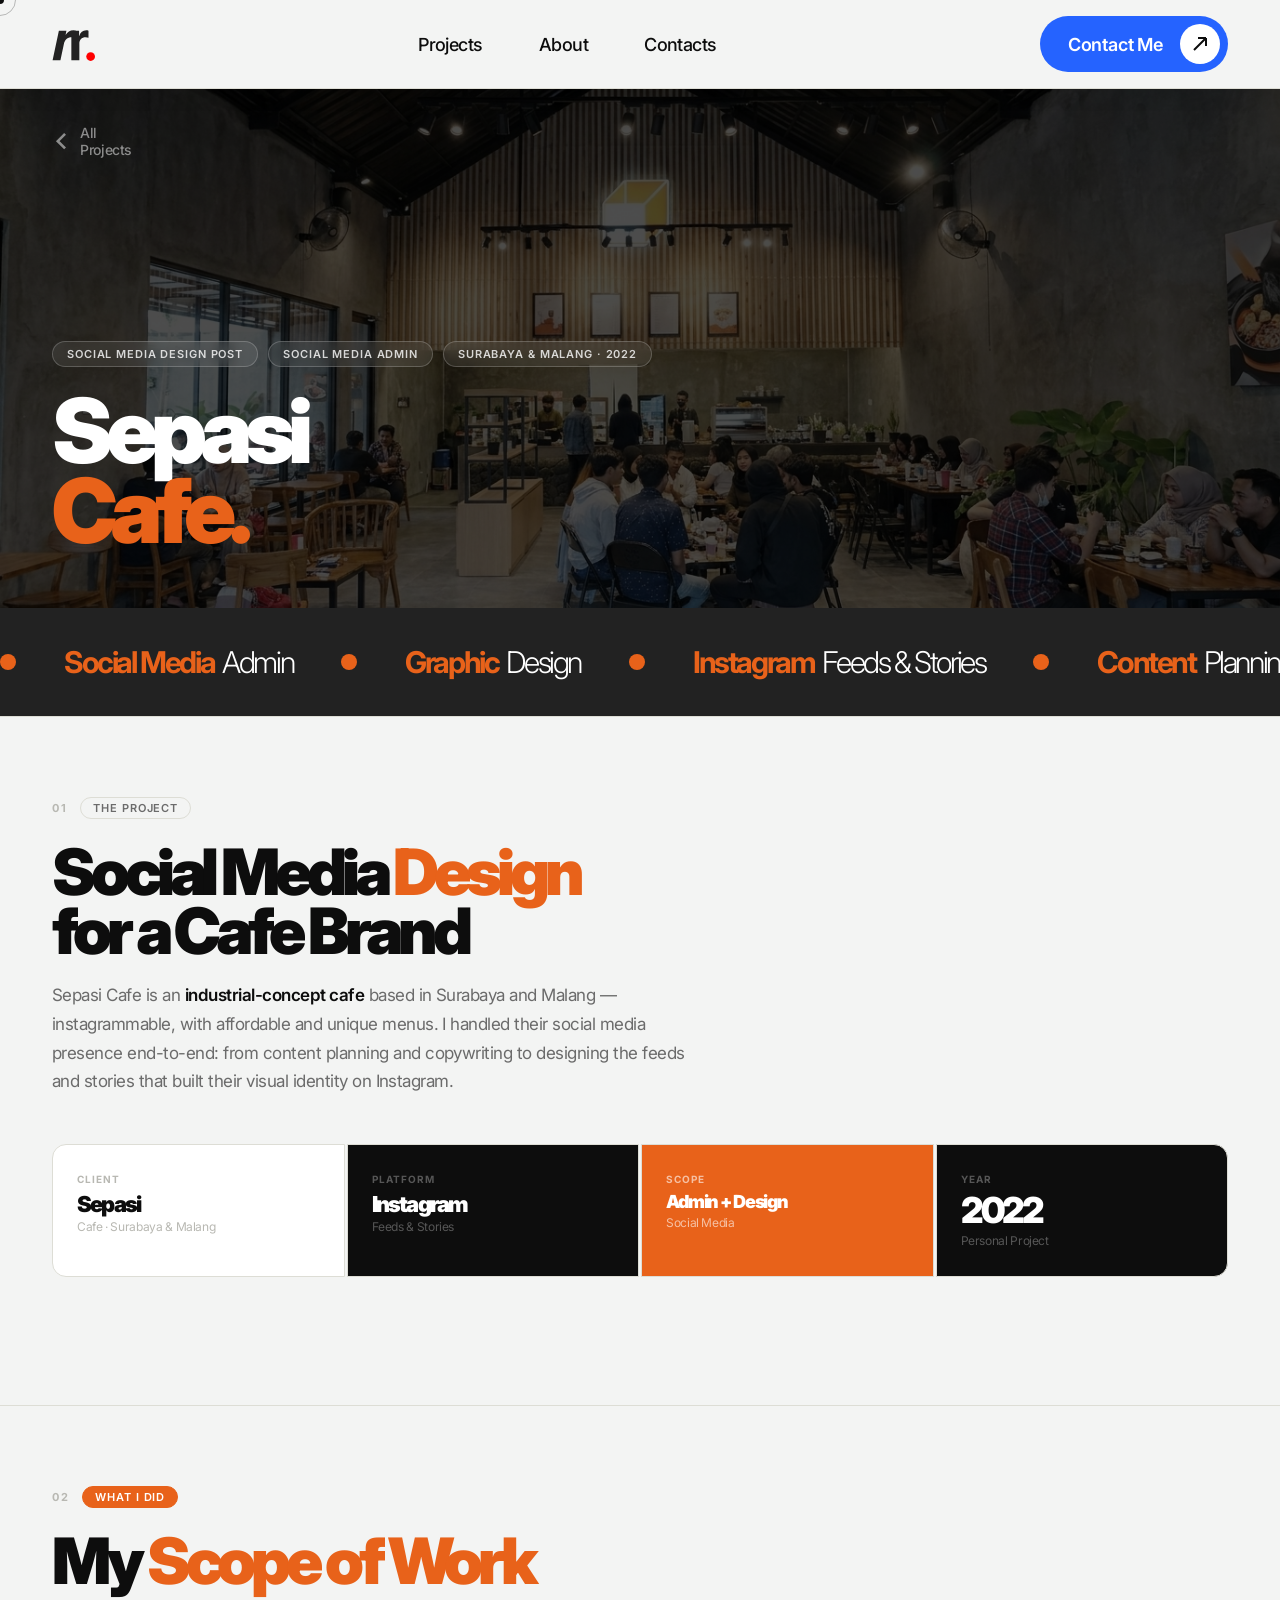
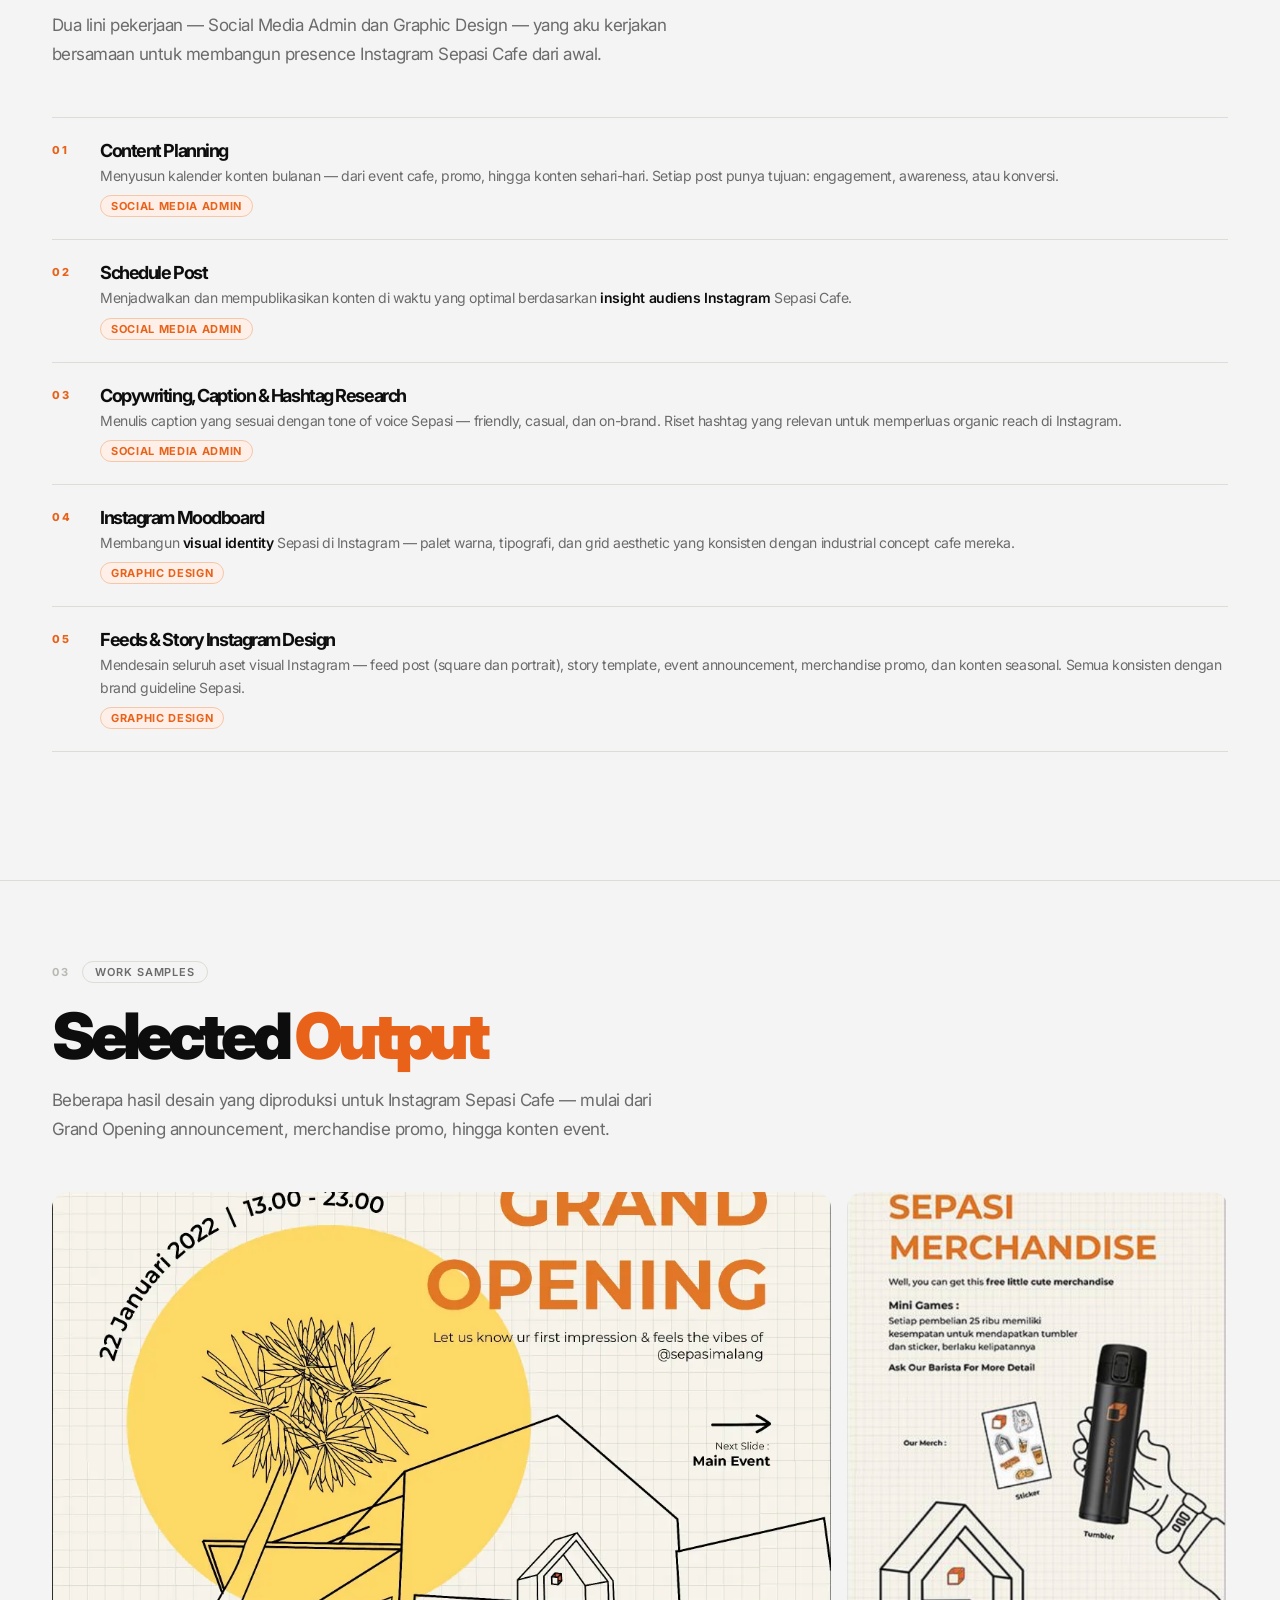
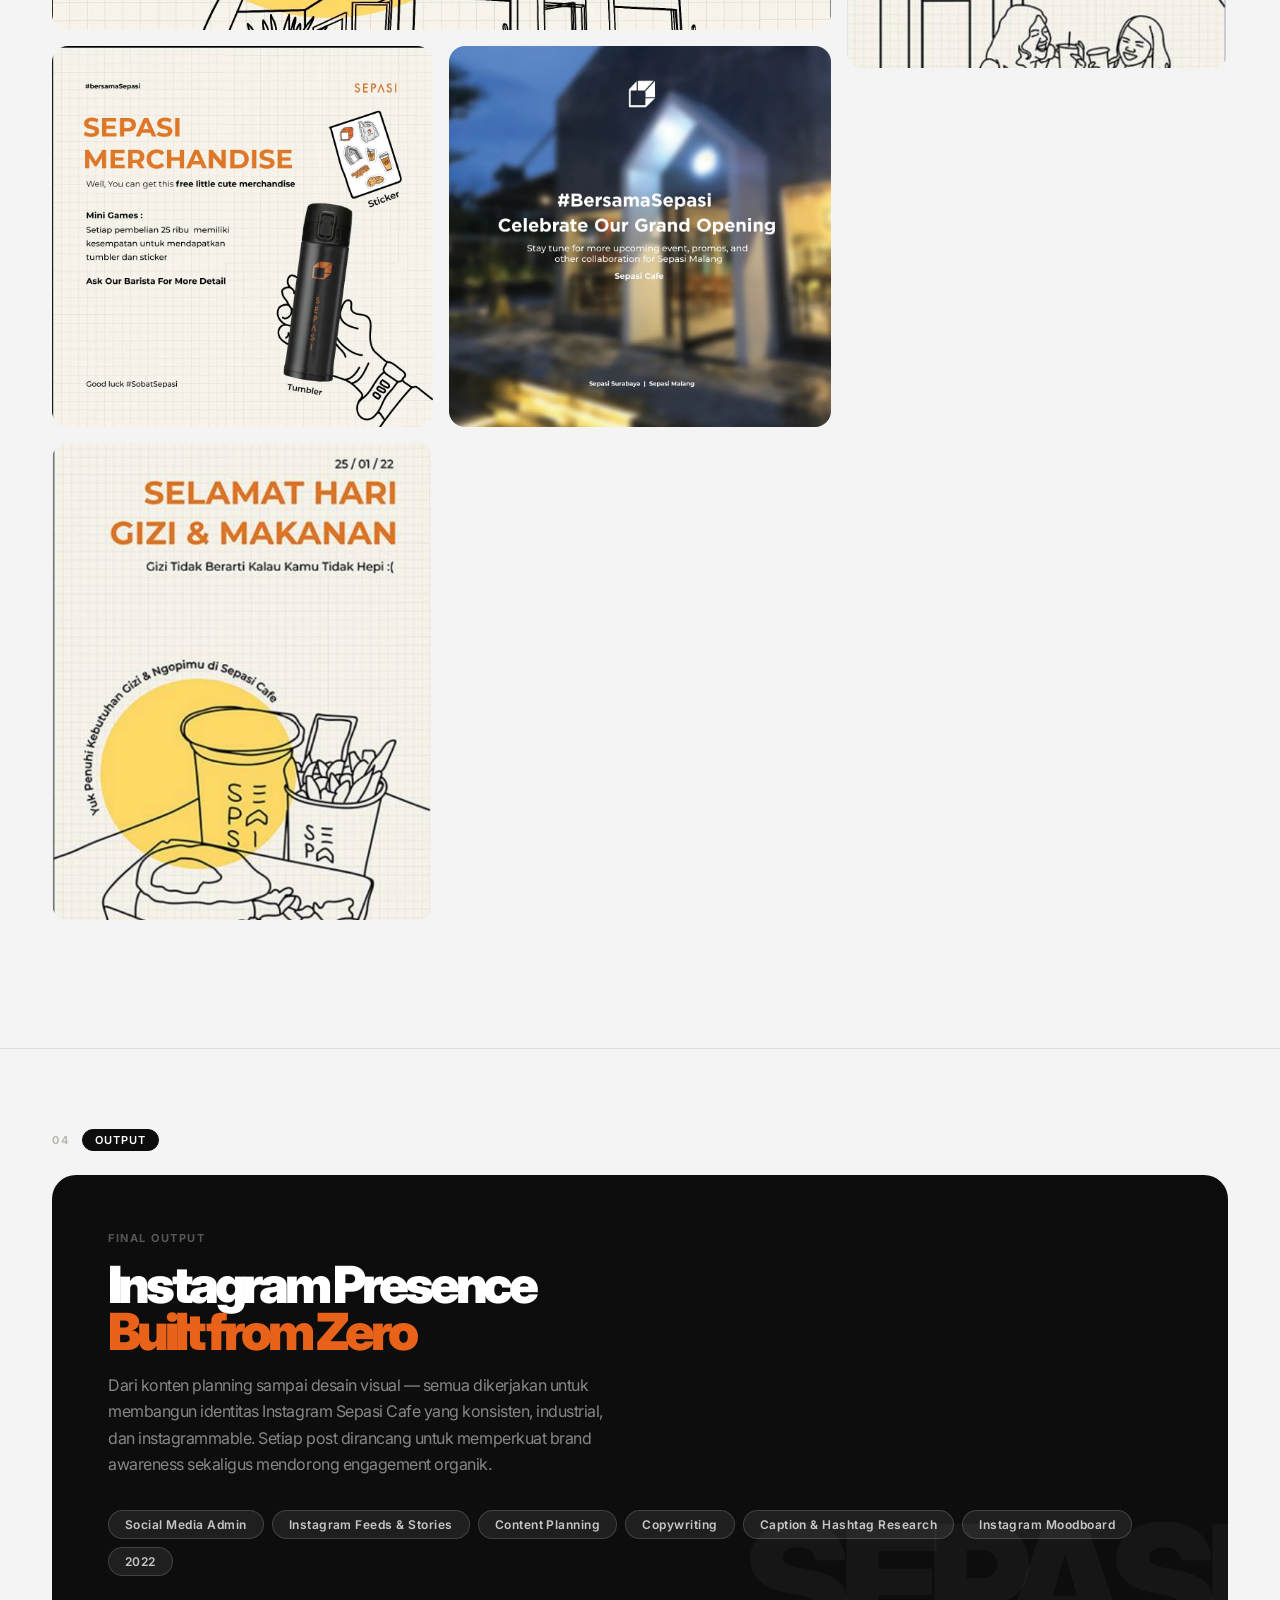
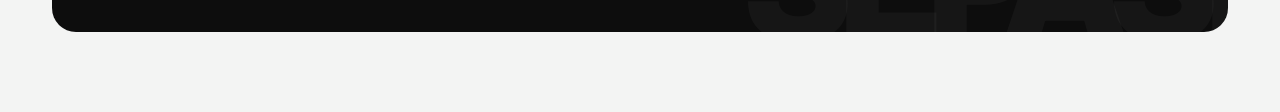
<file: sepasi (1).html>
<!DOCTYPE html>
<html lang="en">
<head>
  <meta charset="UTF-8" />
  <meta name="viewport" content="width=device-width, initial-scale=1.0" />
  <title>Sepasi Cafe — Social Media & Graphic Design · Davian Harris</title>
  <link rel="preconnect" href="https://fonts.googleapis.com" />
  <link rel="preconnect" href="https://fonts.gstatic.com" crossorigin />
  <link href="https://fonts.googleapis.com/css2?family=Inter:wght@300;400;500;600;700;800;900&display=swap" rel="stylesheet" />
  <style>

    *, *::before, *::after { box-sizing: border-box; margin: 0; padding: 0; }

    :root {
      --bg:      #f3f4f3;
      --black:   #0d0d0d;
      --gray:    #6b6b6b;
      --lgray:   #b8b8b2;
      --blue:    #2563ff;
      --orange:  #E8621A;
      --white:   #ffffff;
      --line:    #ddddd5;
      --ls-tight:  -0.08em;
      --ls-normal: -0.03em;
      --nav-h:     88px;
    }

    html { scroll-behavior: smooth; }
    body {
      font-family: 'Inter', -apple-system, BlinkMacSystemFont, sans-serif;
      background: var(--bg); color: var(--black);
      -webkit-font-smoothing: antialiased; cursor: none;
    }

    /* ── Cursor ── */
    .cur-dot {
      position: fixed; pointer-events: none; z-index: 9999;
      width: 8px; height: 8px; border-radius: 50%;
      background: var(--black); transform: translate(-50%,-50%);
    }
    .cur-ring {
      position: fixed; pointer-events: none; z-index: 9998;
      width: 32px; height: 32px; border-radius: 50%;
      border: 1.5px solid rgba(0,0,0,.25); transform: translate(-50%,-50%);
      transition: width .25s, height .25s;
    }

    /* ── Nav ── */
    nav {
      position: fixed; top: 0; left: 0; right: 0; z-index: 200;
      height: var(--nav-h); display: flex; align-items: center;
      padding: 0 52px; background: var(--bg);
      box-shadow: 0 1px 0 var(--line), 0 4px 24px rgba(0,0,0,0.06);
    }
    .nav-logo { display: flex; align-items: center; margin-right: auto; text-decoration: none; }
    .nav-logo img { height: 60px; width: auto; display: block; }
    .nav-center { flex: 1; display: flex; justify-content: center; gap: 56px; list-style: none; }
    .nav-center a {
      font-size: 18px; font-weight: 500; letter-spacing: var(--ls-normal);
      color: var(--black); text-decoration: none; transition: opacity .2s;
    }
    .nav-center a:hover { opacity: .45; }
    .nav-right { display: flex; align-items: center; flex-shrink: 0; }
    .nav-btn {
      display: inline-flex; align-items: center;
      padding: 8px 8px 8px 28px; background: var(--blue); color: var(--white);
      font-size: 18px; font-weight: 600; letter-spacing: -0.01em;
      text-decoration: none; border-radius: 100px;
      transition: background .2s, transform .15s; white-space: nowrap;
    }
    .nav-btn:hover { background: #1a4de0; transform: scale(1.03); }
    .nav-btn-icon {
      display: flex; align-items: center; justify-content: center;
      width: 40px; height: 40px; background: var(--white);
      border-radius: 50%; margin-left: 16px; transition: transform .2s;
    }
    .nav-btn:hover .nav-btn-icon { transform: rotate(45deg); }
    .nav-btn-icon svg { width: 18px; height: 18px; color: var(--black); }

    /* ── Hero ── */
    .hero {
      position: relative; height: 520px; overflow: hidden;
      background: #2a1a0a; margin-top: var(--nav-h);
    }
    .hero-img {
      position: absolute; inset: 0; width: 100%; height: 100%;
      object-fit: cover; filter: brightness(.3) saturate(.8);
    }
    .hero-inner {
      position: relative; z-index: 2; height: 100%;
      display: flex; flex-direction: column;
      justify-content: flex-end; padding: 56px 52px;
    }
    .hero-back {
      position: absolute; top: 36px; left: 52px;
      display: flex; align-items: center; gap: 8px;
      font-size: 14px; font-weight: 500; letter-spacing: var(--ls-normal);
      color: rgba(255,255,255,.5); text-decoration: none; transition: color .2s;
    }
    .hero-back:hover { color: var(--white); }
    .hero-chips { display: flex; gap: 10px; flex-wrap: wrap; margin-bottom: 24px; }
    .hero-chip {
      padding: 5px 14px; border: 1px solid rgba(255,255,255,.2);
      background: rgba(255,255,255,.08); backdrop-filter: blur(8px);
      border-radius: 100px; font-size: 11px; font-weight: 600;
      letter-spacing: .08em; color: rgba(255,255,255,.8); text-transform: uppercase;
    }
    .hero-title {
      font-size: clamp(56px, 7vw, 96px); font-weight: 900;
      letter-spacing: var(--ls-tight); line-height: 0.9; color: var(--white);
    }
    .hero-title span { color: #E8621A; }

    /* ── Stats bar ── */
    .stats-bar { background: #222; overflow: hidden; padding: 36px 0; }
    .stats-inner {
      display: flex; align-items: center; gap: 48px;
      width: max-content; animation: marquee 28s linear infinite;
    }
    .stats-inner:hover { animation-play-state: paused; }
    @keyframes marquee { from { transform: translateX(0); } to { transform: translateX(-50%); } }
    .stat-bullet { width: 16px; height: 16px; border-radius: 50%; background: #E8621A; flex-shrink: 0; }
    .stat-item { display: flex; align-items: baseline; gap: 8px; white-space: nowrap; }
    .stat-n { font-weight: 700; font-size: 30px; letter-spacing: var(--ls-tight); color: #E8621A; }
    .stat-l { font-weight: 300; font-size: 30px; letter-spacing: var(--ls-tight); color: #fff; }

    /* ── Sections ── */
    .section { padding: 80px 52px; border-top: 1px solid var(--line); }

    .eyebrow { display: flex; align-items: center; gap: 12px; margin-bottom: 24px; }
    .eyebrow-num { font-size: 11px; font-weight: 700; letter-spacing: .2em; color: var(--lgray); text-transform: uppercase; }
    .eyebrow-tag {
      font-size: 11px; font-weight: 600; letter-spacing: .08em; text-transform: uppercase;
      padding: 3px 12px; border: 1px solid var(--line); border-radius: 100px; color: var(--gray);
    }
    .eyebrow-tag.orange { background: var(--orange); color: var(--white); border-color: var(--orange); }
    .eyebrow-tag.black  { background: var(--black);  color: var(--white); border-color: var(--black); }
    .eyebrow-tag.blue   { background: var(--blue);   color: var(--white); border-color: var(--blue); }

    .section-title {
      font-size: clamp(40px, 5vw, 72px); font-weight: 900;
      letter-spacing: var(--ls-tight); line-height: 0.92;
      color: var(--black); margin-bottom: 20px;
    }
    .section-title em { font-style: normal; color: var(--orange); }

    .section-lead {
      font-size: 17px; font-weight: 400; color: var(--gray);
      line-height: 1.7; letter-spacing: var(--ls-normal);
      max-width: 640px; margin-bottom: 48px;
    }
    .section-lead strong { color: var(--black); font-weight: 600; }

    /* ── Stat row ── */
    .stat-row { display: grid; gap: 2px; margin-bottom: 48px; }
    .stat-row-4 { grid-template-columns: repeat(4,1fr); }
    .stat-row-3 { grid-template-columns: repeat(3,1fr); }
    .stat-cell {
      background: var(--white); padding: 28px 24px;
      border: 1px solid var(--line);
    }
    .stat-cell.dark { background: var(--black); }
    .stat-cell.orange-cell { background: var(--orange); }
    .stat-cell:first-child { border-radius: 14px 0 0 14px; }
    .stat-cell:last-child  { border-radius: 0 14px 14px 0; }
    .stat-label { font-size: 10px; font-weight: 700; letter-spacing: .1em; text-transform: uppercase; color: var(--lgray); margin-bottom: 8px; }
    .stat-cell.dark .stat-label   { color: rgba(255,255,255,.3); }
    .stat-cell.orange-cell .stat-label { color: rgba(255,255,255,.6); }
    .stat-value { font-size: clamp(22px,2.8vw,38px); font-weight: 900; letter-spacing: var(--ls-tight); color: var(--black); line-height: 1; margin-bottom: 4px; }
    .stat-cell.dark .stat-value   { color: var(--white); }
    .stat-cell.orange-cell .stat-value { color: var(--white); }
    .stat-note { font-size: 12px; color: var(--lgray); letter-spacing: var(--ls-normal); }
    .stat-cell.dark .stat-note   { color: rgba(255,255,255,.3); }
    .stat-cell.orange-cell .stat-note { color: rgba(255,255,255,.6); }

    /* ── Role list ── */
    .role-list { display: flex; flex-direction: column; margin-bottom: 48px; }
    .role-row {
      display: flex; align-items: flex-start; gap: 20px;
      padding: 22px 0; border-bottom: 1px solid var(--line);
    }
    .role-row:first-child { border-top: 1px solid var(--line); }
    .role-num {
      font-size: 11px; font-weight: 800; letter-spacing: .14em;
      color: var(--orange); flex-shrink: 0; padding-top: 3px; min-width: 28px;
    }
    .role-title { font-size: 18px; font-weight: 700; letter-spacing: var(--ls-tight); color: var(--black); margin-bottom: 4px; }
    .role-desc { font-size: 14px; color: var(--gray); line-height: 1.6; letter-spacing: var(--ls-normal); }
    .role-desc strong { color: var(--black); font-weight: 600; }
    .role-tag {
      display: inline-block; margin-top: 8px; padding: 3px 10px;
      background: #fef0e8; border: 1px solid #f4c7a8;
      border-radius: 100px; font-size: 11px; font-weight: 700;
      letter-spacing: .06em; text-transform: uppercase; color: var(--orange);
    }

    /* ── Work gallery ── */
    .gallery-grid {
      display: grid;
      grid-template-columns: repeat(3, 1fr);
      gap: 16px;
      margin-bottom: 48px;
    }
    .gallery-item {
      border-radius: 16px; overflow: hidden;
      background: #e8e6e0;
    }
    .gallery-item img {
      width: 100%; height: 100%;
      object-fit: cover; display: block;
    }
    .gallery-item.tall { grid-row: span 2; }
    .gallery-item.wide { grid-column: span 2; }

    /* ── Dark CTA ── */
    .cta-banner {
      background: var(--black); border-radius: 24px;
      padding: 56px; position: relative; overflow: hidden;
    }
    .cta-banner::before {
      content: 'SEPASI'; position: absolute; right: -10px; bottom: -30px;
      font-size: 160px; font-weight: 900; letter-spacing: var(--ls-tight);
      color: rgba(255,255,255,.04); line-height: 1; pointer-events: none;
    }
    .cta-eyebrow { font-size: 11px; font-weight: 700; letter-spacing: .14em; text-transform: uppercase; color: rgba(255,255,255,.3); margin-bottom: 16px; }
    .cta-title { font-size: clamp(32px,4vw,56px); font-weight: 900; letter-spacing: var(--ls-tight); line-height: 0.93; color: var(--white); margin-bottom: 16px; }
    .cta-title span { color: #E8621A; }
    .cta-desc { font-size: 16px; color: rgba(255,255,255,.5); line-height: 1.65; letter-spacing: var(--ls-normal); max-width: 520px; margin-bottom: 32px; }
    .cta-specs { display: flex; flex-wrap: wrap; gap: 8px; }
    .cta-spec {
      padding: 6px 16px; background: rgba(255,255,255,.08);
      border: 1px solid rgba(255,255,255,.15); border-radius: 100px;
      font-size: 12px; font-weight: 600; letter-spacing: .04em; color: rgba(255,255,255,.75);
    }

    /* ── Reveal ── */
    .reveal { opacity: 0; transform: translateY(20px); transition: opacity .6s ease, transform .6s ease; }
    .reveal.visible { opacity: 1; transform: none; }

    @media (max-width: 768px) {
      nav { padding: 0 24px; }
      .nav-center { display: none; }
      .section { padding: 56px 24px; }
      .hero-inner, .hero-back { left: 24px; }
      .hero-inner { padding: 40px 24px; }
      .stat-row-4 { grid-template-columns: 1fr 1fr; }
      .gallery-grid { grid-template-columns: 1fr 1fr; }
      .gallery-item.wide { grid-column: span 1; }
      .cta-banner { padding: 36px 28px; }
    }

  </style>
</head>
<body>

  <div class="cur-dot" id="curDot"></div>
  <div class="cur-ring" id="curRing"></div>

  <!-- ══ NAV ══ -->
  <nav>
    <a href="index.html" class="nav-logo">
      <img src="logo-portfolio.svg" alt="Davian Harris" />
    </a>
    <ul class="nav-center">
      <li><a href="index.html#projects">Projects</a></li>
      <li><a href="index.html#about">About</a></li>
      <li><a href="index.html#contact">Contacts</a></li>
    </ul>
    <div class="nav-right">
      <a href="index.html#contact" class="nav-btn">
        Contact Me
        <span class="nav-btn-icon">
          <svg viewBox="0 0 18 18" fill="none" stroke="currentColor" stroke-width="2">
            <path d="M3 15L15 3M15 3H7M15 3v8"/>
          </svg>
        </span>
      </a>
    </div>
  </nav>

  <!-- ══ HERO ══ -->
  <div class="hero">
    <img src="sepasi-bg.jpeg" alt="Sepasi Cafe" class="hero-img" />
    <div class="hero-inner">
      <a href="index.html" class="hero-back">
        <svg viewBox="0 0 14 14" fill="none" stroke="currentColor" stroke-width="1.8"><path d="M9 2L4 7l5 5"/></svg>
        All Projects
      </a>
      <div class="hero-chips">
        <div class="hero-chip">Social Media Design Post</div>
        <div class="hero-chip">Social Media Admin</div>
        <div class="hero-chip">Surabaya &amp; Malang · 2022</div>
      </div>
      <h1 class="hero-title">Sepasi<br><span>Cafe.</span></h1>
    </div>
  </div>

  <!-- ══ STATS BAR ══ -->
  <div class="stats-bar">
    <div class="stats-inner">
      <div class="stat-bullet"></div><div class="stat-item"><span class="stat-n">Social Media</span><span class="stat-l">Admin</span></div>
      <div class="stat-bullet"></div><div class="stat-item"><span class="stat-n">Graphic</span><span class="stat-l">Design</span></div>
      <div class="stat-bullet"></div><div class="stat-item"><span class="stat-n">Instagram</span><span class="stat-l">Feeds &amp; Stories</span></div>
      <div class="stat-bullet"></div><div class="stat-item"><span class="stat-n">Content</span><span class="stat-l">Planning</span></div>
      <div class="stat-bullet"></div><div class="stat-item"><span class="stat-n">Copywriting</span><span class="stat-l">Caption &amp; Hashtag</span></div>
      <div class="stat-bullet"></div><div class="stat-item"><span class="stat-n">2022</span><span class="stat-l">Project</span></div>
      <!-- duplicate -->
      <div class="stat-bullet"></div><div class="stat-item"><span class="stat-n">Social Media</span><span class="stat-l">Admin</span></div>
      <div class="stat-bullet"></div><div class="stat-item"><span class="stat-n">Graphic</span><span class="stat-l">Design</span></div>
      <div class="stat-bullet"></div><div class="stat-item"><span class="stat-n">Instagram</span><span class="stat-l">Feeds &amp; Stories</span></div>
      <div class="stat-bullet"></div><div class="stat-item"><span class="stat-n">Content</span><span class="stat-l">Planning</span></div>
      <div class="stat-bullet"></div><div class="stat-item"><span class="stat-n">Copywriting</span><span class="stat-l">Caption &amp; Hashtag</span></div>
      <div class="stat-bullet"></div><div class="stat-item"><span class="stat-n">2022</span><span class="stat-l">Project</span></div>
    </div>
  </div>

  <!-- ══ 01 PROJECT ══ -->
  <section class="section reveal">
    <div class="eyebrow">
      <span class="eyebrow-num">01</span>
      <span class="eyebrow-tag">The Project</span>
    </div>
    <h2 class="section-title">Social Media <em>Design</em><br>for a Cafe Brand</h2>
    <p class="section-lead">
      Sepasi Cafe is an <strong>industrial-concept cafe</strong> based in Surabaya and Malang — instagrammable, with affordable and unique menus. I handled their social media presence end-to-end: from content planning and copywriting to designing the feeds and stories that built their visual identity on Instagram.
    </p>

    <div class="stat-row stat-row-4">
      <div class="stat-cell">
        <div class="stat-label">Client</div>
        <div class="stat-value" style="font-size:22px;">Sepasi</div>
        <div class="stat-note">Cafe · Surabaya &amp; Malang</div>
      </div>
      <div class="stat-cell dark">
        <div class="stat-label">Platform</div>
        <div class="stat-value" style="font-size:22px;">Instagram</div>
        <div class="stat-note">Feeds &amp; Stories</div>
      </div>
      <div class="stat-cell orange-cell">
        <div class="stat-label">Scope</div>
        <div class="stat-value" style="font-size:18px;">Admin + Design</div>
        <div class="stat-note">Social Media</div>
      </div>
      <div class="stat-cell dark">
        <div class="stat-label">Year</div>
        <div class="stat-value">2022</div>
        <div class="stat-note">Personal Project</div>
      </div>
    </div>
  </section>

  <!-- ══ 02 WHAT I DID ══ -->
  <section class="section reveal">
    <div class="eyebrow">
      <span class="eyebrow-num">02</span>
      <span class="eyebrow-tag orange">What I Did</span>
    </div>
    <h2 class="section-title">My <em>Scope of Work</em></h2>
    <p class="section-lead">
      Dua lini pekerjaan — Social Media Admin dan Graphic Design — yang aku kerjakan bersamaan untuk membangun presence Instagram Sepasi Cafe dari awal.
    </p>

    <div class="role-list">
      <div class="role-row">
        <div class="role-num">01</div>
        <div>
          <div class="role-title">Content Planning</div>
          <div class="role-desc">Menyusun kalender konten bulanan — dari event cafe, promo, hingga konten sehari-hari. Setiap post punya tujuan: engagement, awareness, atau konversi.</div>
          <span class="role-tag">Social Media Admin</span>
        </div>
      </div>
      <div class="role-row">
        <div class="role-num">02</div>
        <div>
          <div class="role-title">Schedule Post</div>
          <div class="role-desc">Menjadwalkan dan mempublikasikan konten di waktu yang optimal berdasarkan <strong>insight audiens Instagram</strong> Sepasi Cafe.</div>
          <span class="role-tag">Social Media Admin</span>
        </div>
      </div>
      <div class="role-row">
        <div class="role-num">03</div>
        <div>
          <div class="role-title">Copywriting, Caption &amp; Hashtag Research</div>
          <div class="role-desc">Menulis caption yang sesuai dengan tone of voice Sepasi — friendly, casual, dan on-brand. Riset hashtag yang relevan untuk memperluas organic reach di Instagram.</div>
          <span class="role-tag">Social Media Admin</span>
        </div>
      </div>
      <div class="role-row">
        <div class="role-num">04</div>
        <div>
          <div class="role-title">Instagram Moodboard</div>
          <div class="role-desc">Membangun <strong>visual identity</strong> Sepasi di Instagram — palet warna, tipografi, dan grid aesthetic yang konsisten dengan industrial concept cafe mereka.</div>
          <span class="role-tag">Graphic Design</span>
        </div>
      </div>
      <div class="role-row">
        <div class="role-num">05</div>
        <div>
          <div class="role-title">Feeds &amp; Story Instagram Design</div>
          <div class="role-desc">Mendesain seluruh aset visual Instagram — feed post (square dan portrait), story template, event announcement, merchandise promo, dan konten seasonal. Semua konsisten dengan brand guideline Sepasi.</div>
          <span class="role-tag">Graphic Design</span>
        </div>
      </div>
    </div>
  </section>

  <!-- ══ 03 WORK ══ -->
  <section class="section reveal">
    <div class="eyebrow">
      <span class="eyebrow-num">03</span>
      <span class="eyebrow-tag">Work Samples</span>
    </div>
    <h2 class="section-title">Selected <em>Output</em></h2>
    <p class="section-lead">
      Beberapa hasil desain yang diproduksi untuk Instagram Sepasi Cafe — mulai dari Grand Opening announcement, merchandise promo, hingga konten event.
    </p>

    <div class="gallery-grid">
      <!-- Row 1: wide + tall portrait -->
      <div class="gallery-item wide" style="aspect-ratio:16/9;">
        <img src="sepasi-1.jpeg" alt="Sepasi Cafe — Grand Opening" />
      </div>
      <div class="gallery-item tall" style="aspect-ratio:4/5;">
        <img src="sepasi-2.jpeg" alt="Sepasi Merchandise" />
      </div>
      <!-- Row 2: two squares + (tall continues) -->
      <div class="gallery-item" style="aspect-ratio:1/1;">
        <img src="sepasi-4.jpeg" alt="Sepasi Merchandise Square" />
      </div>
      <div class="gallery-item" style="aspect-ratio:1/1;">
        <img src="sepasi-5.jpeg" alt="Sepasi Grand Opening Dark" />
      </div>
      <!-- Row 3: tall portrait -->
      <div class="gallery-item" style="aspect-ratio:4/5; grid-column: span 1;">
        <img src="sepasi-3.jpeg" alt="Selamat Hari Gizi" />
      </div>
    </div>
  </section>

  <!-- ══ 04 OUTPUT ══ -->
  <section class="section reveal">
    <div class="eyebrow">
      <span class="eyebrow-num">04</span>
      <span class="eyebrow-tag black">Output</span>
    </div>

    <div class="cta-banner">
      <div class="cta-eyebrow">Final Output</div>
      <div class="cta-title">Instagram Presence<br><span>Built from Zero</span></div>
      <div class="cta-desc">
        Dari konten planning sampai desain visual — semua dikerjakan untuk membangun identitas Instagram Sepasi Cafe yang konsisten, industrial, dan instagrammable. Setiap post dirancang untuk memperkuat brand awareness sekaligus mendorong engagement organik.
      </div>
      <div class="cta-specs">
        <div class="cta-spec">Social Media Admin</div>
        <div class="cta-spec">Instagram Feeds &amp; Stories</div>
        <div class="cta-spec">Content Planning</div>
        <div class="cta-spec">Copywriting</div>
        <div class="cta-spec">Caption &amp; Hashtag Research</div>
        <div class="cta-spec">Instagram Moodboard</div>
        <div class="cta-spec">2022</div>
      </div>
    </div>
  </section>

  <script>
    const dot = document.getElementById('curDot');
    const ring = document.getElementById('curRing');
    let mx=0,my=0,rx=0,ry=0;
    document.addEventListener('mousemove', e => { mx=e.clientX; my=e.clientY; });
    (function loop(){
      rx+=(mx-rx)*.12; ry+=(my-ry)*.12;
      dot.style.left=mx+'px'; dot.style.top=my+'px';
      ring.style.left=rx+'px'; ring.style.top=ry+'px';
      requestAnimationFrame(loop);
    })();
    document.querySelectorAll('a,button').forEach(el=>{
      el.addEventListener('mouseenter',()=>{ring.style.width='52px';ring.style.height='52px';});
      el.addEventListener('mouseleave',()=>{ring.style.width='32px';ring.style.height='32px';});
    });
    const obs = new IntersectionObserver(entries=>{
      entries.forEach(e=>{ if(e.isIntersecting) e.target.classList.add('visible'); });
    },{threshold:.07});
    document.querySelectorAll('.reveal').forEach(el=>obs.observe(el));
  </script>

  <script src="https://bridgely-dashboard.vercel.app/widget.js" data-org-id="" async></script>
</body>
</html>
</file>
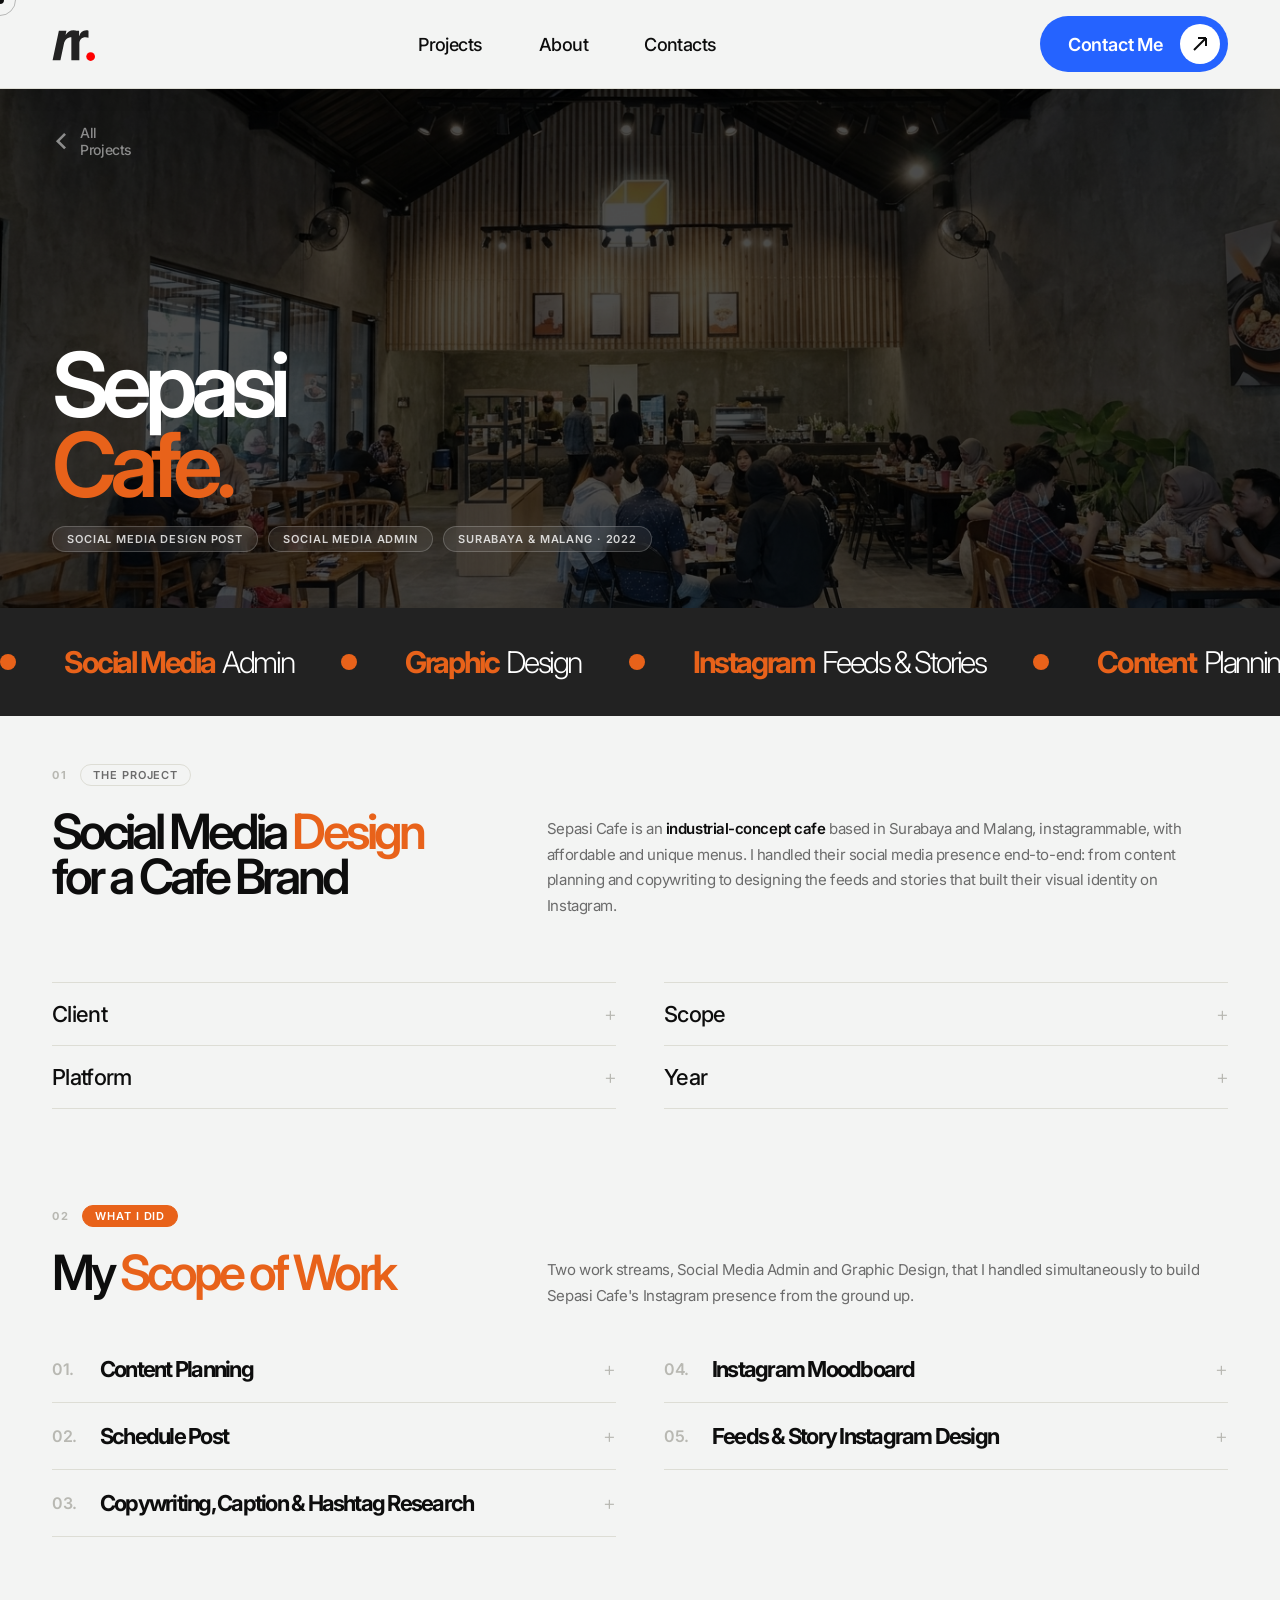
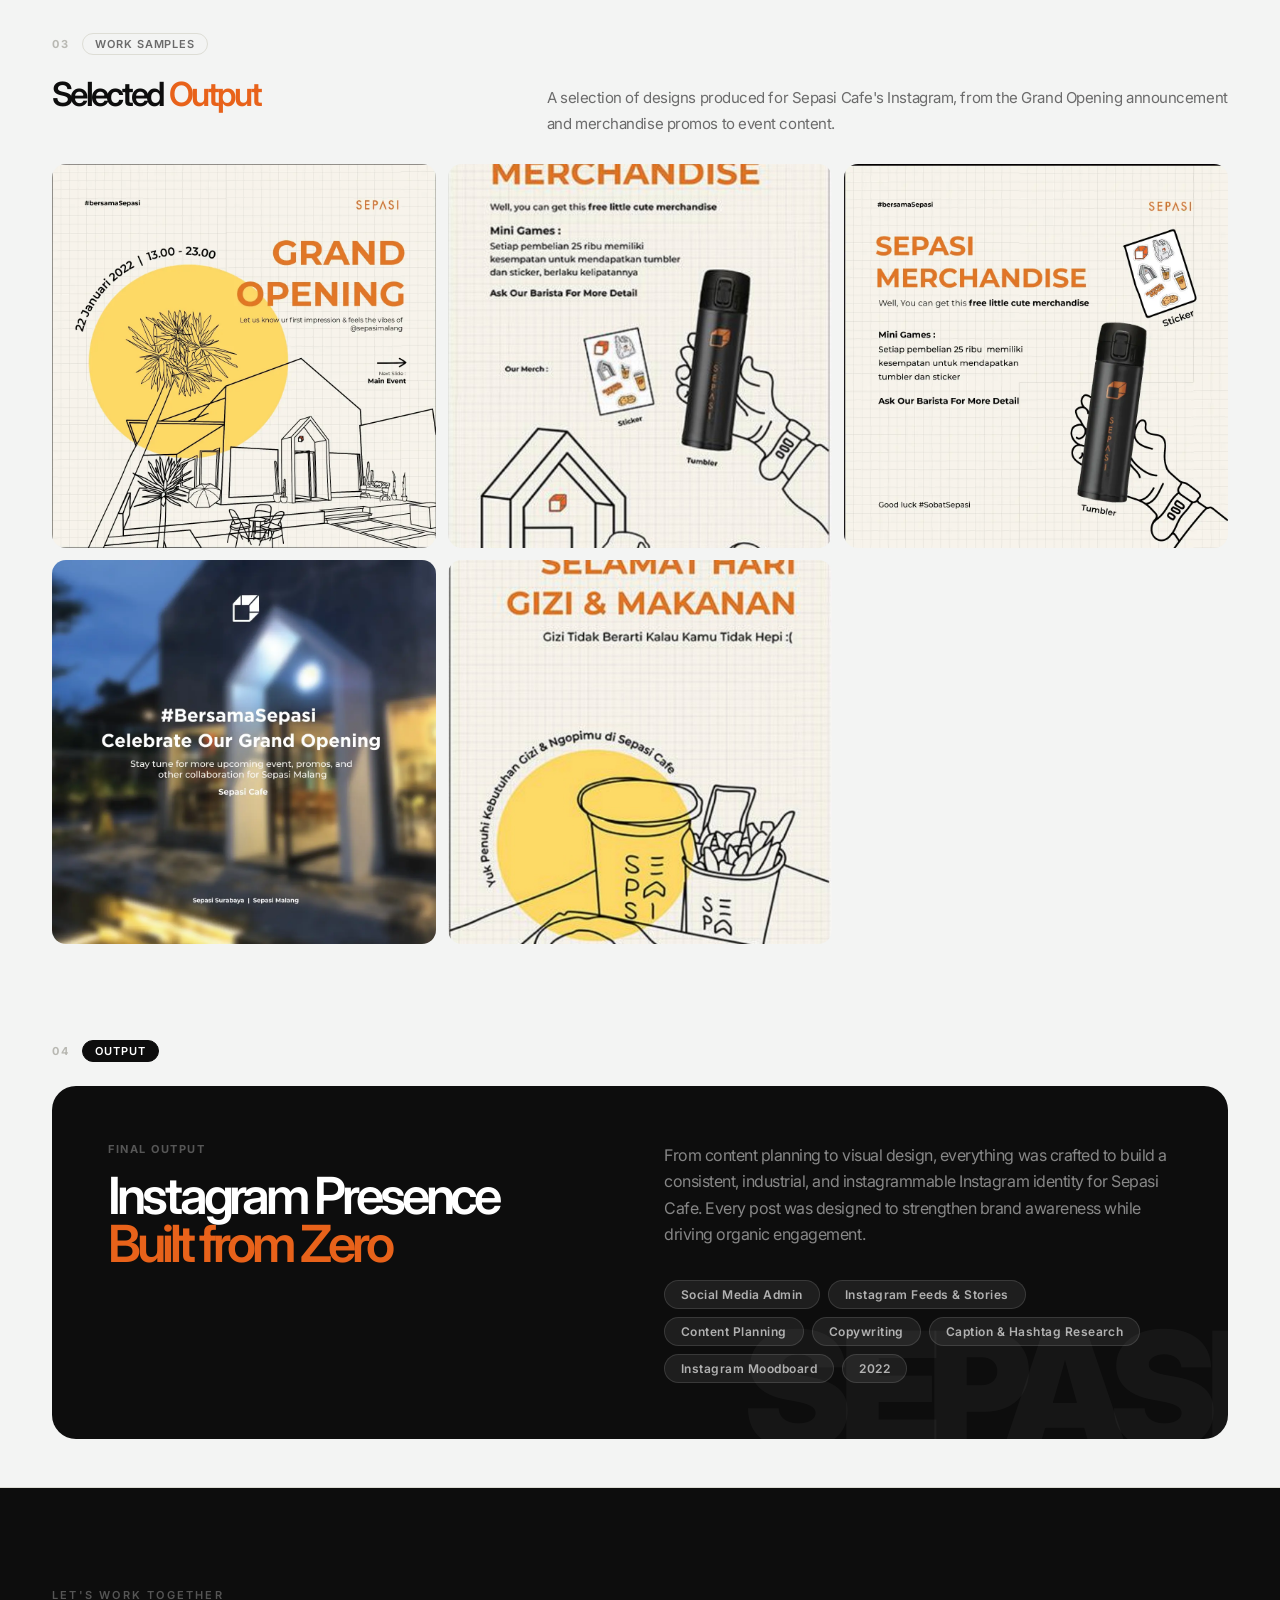
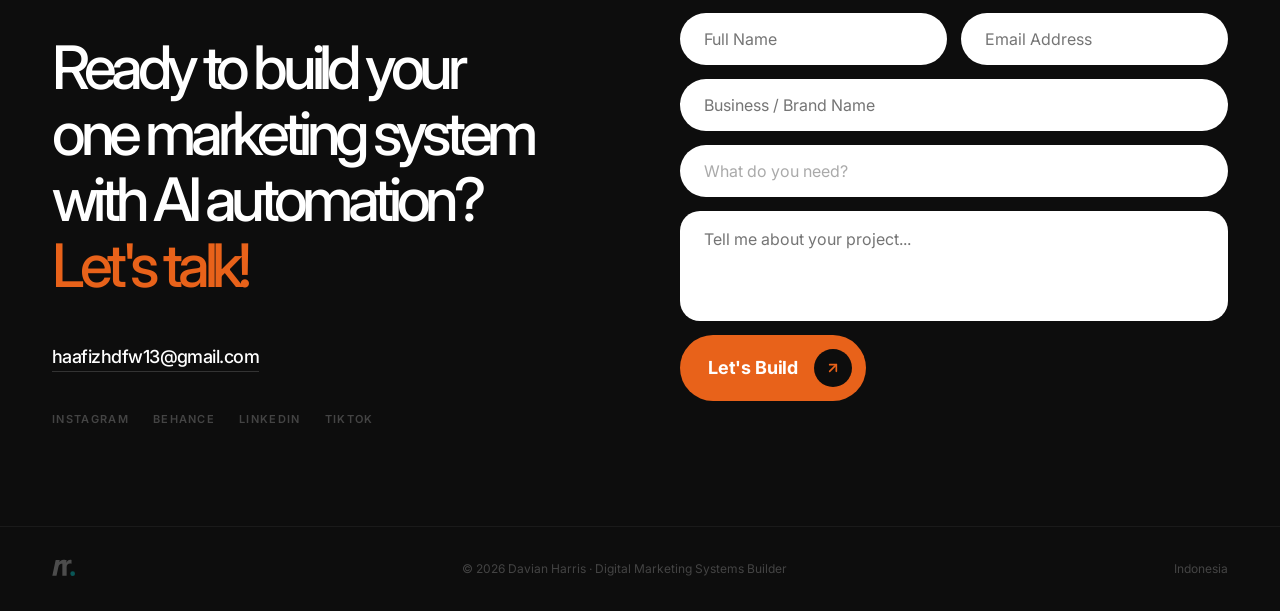
<file: sepasi.html>
<!DOCTYPE html>
<html lang="en">
<head>
  <meta charset="UTF-8" />
  <meta name="viewport" content="width=device-width, initial-scale=1.0" />
  <title>Sepasi Cafe, Social Media & Graphic Design · Davian Harris</title>
  <link rel="preconnect" href="https://fonts.googleapis.com" />
  <link rel="preconnect" href="https://fonts.gstatic.com" crossorigin />
  <link href="https://fonts.googleapis.com/css2?family=Inter:wght@300;400;500;600;700;800;900&display=swap" rel="stylesheet" />
  <style>

    *, *::before, *::after { box-sizing: border-box; margin: 0; padding: 0; }

    :root {
      --bg:     #f3f4f3;
      --black:  #0d0d0d;
      --gray:   #6b6b6b;
      --lgray:  #b8b8b2;
      --blue:   #2563ff;
      --orange: #E8621A;
      --white:  #ffffff;
      --line:   #ddddd5;
      --ls-tight:  -0.08em;
      --ls-normal: -0.03em;
      --nav-h:     88px;
    }

    html { scroll-behavior: smooth; }
    body {
      font-family: 'Inter', -apple-system, BlinkMacSystemFont, sans-serif;
      background: var(--bg); color: var(--black);
      -webkit-font-smoothing: antialiased; cursor: none;
    }

    /* ── Cursor ── */
    .cur-dot {
      position: fixed; pointer-events: none; z-index: 9999;
      width: 8px; height: 8px; border-radius: 50%;
      background: var(--black); transform: translate(-50%,-50%);
    }
    .cur-ring {
      position: fixed; pointer-events: none; z-index: 9998;
      width: 32px; height: 32px; border-radius: 50%;
      border: 1.5px solid rgba(0,0,0,.25); transform: translate(-50%,-50%);
      transition: width .25s, height .25s;
    }

    /* ── Nav ── */
    nav {
      position: fixed; top: 0; left: 0; right: 0; z-index: 200;
      height: var(--nav-h); display: flex; align-items: center;
      padding: 0 52px; background: var(--bg);
      box-shadow: 0 1px 0 var(--line), 0 4px 24px rgba(0,0,0,0.06);
    }
    .nav-logo { display: flex; align-items: center; margin-right: auto; text-decoration: none; }
    .nav-logo img { height: 60px; width: auto; display: block; }
    .nav-center { flex: 1; display: flex; justify-content: center; gap: 56px; list-style: none; }
    .nav-center a {
      font-size: 18px; font-weight: 500; letter-spacing: var(--ls-normal);
      color: var(--black); text-decoration: none; transition: opacity .2s;
    }
    .nav-center a:hover { opacity: .45; }
    .nav-right { display: flex; align-items: center; flex-shrink: 0; }
    .nav-btn {
      display: inline-flex; align-items: center;
      padding: 8px 8px 8px 28px; background: var(--blue); color: var(--white);
      font-size: 18px; font-weight: 600; letter-spacing: -0.01em;
      text-decoration: none; border-radius: 100px;
      transition: background .2s, transform .15s; white-space: nowrap;
    }
    .nav-btn:hover { background: #1a4de0; transform: scale(1.03); }
    .nav-btn-icon {
      display: flex; align-items: center; justify-content: center;
      width: 40px; height: 40px; background: var(--white);
      border-radius: 50%; margin-left: 16px; transition: transform .2s;
    }
    .nav-btn:hover .nav-btn-icon { transform: rotate(45deg); }
    .nav-btn-icon svg { width: 18px; height: 18px; color: var(--black); }

    /* ── Hero ── */
    .hero {
      position: relative; height: 520px; overflow: hidden;
      background: #2a1a0a; margin-top: var(--nav-h);
    }
    .hero-img {
      position: absolute; inset: 0; width: 100%; height: 100%;
      object-fit: cover; filter: brightness(.3) saturate(.8);
    }
    .hero-inner {
      position: relative; z-index: 2; height: 100%;
      display: flex; flex-direction: column;
      justify-content: flex-end; padding: 56px 52px;
    }
    .hero-back {
      position: absolute; top: 36px; left: 52px;
      display: flex; align-items: center; gap: 8px;
      font-size: 14px; font-weight: 500; letter-spacing: var(--ls-normal);
      color: rgba(255,255,255,.5); text-decoration: none; transition: color .2s;
    }
    .hero-back:hover { color: var(--white); }
    .hero-chips { display: flex; gap: 10px; flex-wrap: wrap; margin-bottom: 24px; }
    .hero-chips-below { margin-bottom: 0; margin-top: 20px; }
    .hero-chip {
      padding: 5px 14px; border: 1px solid rgba(255,255,255,.2);
      background: rgba(255,255,255,.08); backdrop-filter: blur(8px);
      border-radius: 100px; font-size: 11px; font-weight: 600;
      letter-spacing: .08em; color: rgba(255,255,255,.8); text-transform: uppercase;
    }
    .hero-title {
      font-size: clamp(56px, 7vw, 96px); font-weight: 600;
      letter-spacing: var(--ls-tight); line-height: 0.9; color: var(--white);
    }
    .hero-title span { color: #E8621A; }

    /* ── Stats bar ── */
    .stats-bar { background: #222; overflow: hidden; padding: 36px 0; }
    .stats-inner {
      display: flex; align-items: center; gap: 48px;
      width: max-content; animation: marquee 28s linear infinite;
    }
    .stats-inner:hover { animation-play-state: paused; }
    @keyframes marquee { from { transform: translateX(0); } to { transform: translateX(-50%); } }
    .stat-bullet { width: 16px; height: 16px; border-radius: 50%; background: #E8621A; flex-shrink: 0; }
    .stat-item { display: flex; align-items: baseline; gap: 8px; white-space: nowrap; }
    .stat-n { font-weight: 700; font-size: 30px; letter-spacing: var(--ls-tight); color: #E8621A; }
    .stat-l { font-weight: 300; font-size: 30px; letter-spacing: var(--ls-tight); color: #fff; }

    /* ── Sections ── */
    .section { padding: 48px 52px; }
    .section:first-of-type { border-top: none; }

    .eyebrow { display: flex; align-items: center; gap: 12px; margin-bottom: 24px; }
    .eyebrow-num { font-size: 11px; font-weight: 700; letter-spacing: .2em; color: var(--lgray); text-transform: uppercase; }
    .eyebrow-tag {
      font-size: 11px; font-weight: 600; letter-spacing: .08em; text-transform: uppercase;
      padding: 3px 12px; border: 1px solid var(--line); border-radius: 100px; color: var(--gray);
    }
    .eyebrow-tag.orange { background: var(--orange); color: var(--white); border-color: var(--orange); }
    .eyebrow-tag.black  { background: var(--black);  color: var(--white); border-color: var(--black); }
    .eyebrow-tag.blue   { background: var(--blue);   color: var(--white); border-color: var(--blue); }

    .section-title {
      font-size: clamp(40px, 5vw, 72px); font-weight: 900;
      letter-spacing: var(--ls-tight); line-height: 0.92;
      color: var(--black); margin-bottom: 20px;
    }
    .section-title em { font-style: normal; color: var(--orange); }
    .section-title-light { font-weight: 600; font-size: clamp(32px, 3.8vw, 56px); }

    .section-head-row {
      display: flex; align-items: flex-start; justify-content: space-between;
      gap: 48px; margin-bottom: 28px;
    }
    .section-head-row .section-title { margin-bottom: 0; flex: 0 0 38%; }
    .section-lead-col { flex: 1 1 auto; padding-top: 6px; }
    .section-lead-col .section-lead:last-child { margin-bottom: 0; }
    .section-lead-col .section-lead { font-size: 15px; max-width: none; }

    .section-lead {
      font-size: 17px; font-weight: 400; color: var(--gray);
      line-height: 1.7; letter-spacing: var(--ls-normal);
      max-width: 640px; margin-bottom: 48px;
    }
    .section-lead strong { color: var(--black); font-weight: 600; }

    /* ── Stat list (accordion style) ── */
    .stat-list {
      list-style: none;
      display: grid;
      grid-template-columns: 1fr 1fr;
      grid-template-rows: repeat(2, auto);
      grid-auto-flow: column;
      column-gap: 48px;
      margin-top: 64px;
      margin-bottom: 0;
    }
    .stat-list li {
      font-size: 22px; font-weight: 500; color: var(--black);
      letter-spacing: -0.03em;
      display: flex; flex-direction: column;
      padding: 0;
      border-bottom: 1px solid var(--line);
      cursor: pointer;
      overflow: hidden;
    }
    .stat-list li:nth-child(1),
    .stat-list li:nth-child(3) { border-top: 1px solid var(--line); }
    .stat-list li .stat-list-row {
      display: flex; align-items: center; justify-content: space-between;
      padding: 18px 0;
      transition: padding-left 0.2s;
    }
    .stat-list li:hover .stat-list-row { padding-left: 8px; }
    .stat-list li .stat-list-row::after {
      content: '+'; color: var(--lgray);
      font-size: 20px; font-weight: 300;
      flex-shrink: 0;
      transition: transform 0.25s;
    }
    .stat-list li.open .stat-list-row::after {
      transform: rotate(45deg);
    }
    .stat-list-drop {
      max-height: 0; overflow: hidden;
      transition: max-height 0.35s ease, padding-bottom 0.35s ease;
      padding-bottom: 0;
    }
    .stat-list li.open .stat-list-drop {
      max-height: 200px;
      padding-bottom: 18px;
    }
    .stat-list-drop span {
      display: inline-block;
      font-size: 19px; font-weight: 400; color: var(--gray);
      letter-spacing: var(--ls-normal);
    }

    /* ── Role list (accordion style) ── */
    .role-list {
      display: grid;
      grid-template-columns: 1fr 1fr;
      grid-template-rows: repeat(3, auto);
      grid-auto-flow: column;
      column-gap: 48px;
      margin-bottom: 0;
    }
    .role-row {
      border-bottom: 1px solid var(--line);
      cursor: pointer;
      overflow: hidden;
    }
    .role-row:nth-child(1),
    .role-row:nth-child(4) { border-top: none; }
    .role-row-head {
      display: flex; align-items: center; gap: 16px;
      padding: 20px 0;
      transition: padding-left 0.2s;
    }
    .role-row:hover .role-row-head { padding-left: 8px; }
    .role-row-head::after {
      content: '+'; color: var(--lgray);
      font-size: 20px; font-weight: 300;
      flex-shrink: 0;
      transition: transform 0.25s;
    }
    .role-row.open .role-row-head::after { transform: rotate(45deg); }
    .role-icon { font-size: 16px; font-weight: 600; letter-spacing: var(--ls-normal); color: var(--lgray); flex-shrink: 0; width: 32px; }
    .role-title { font-size: 22px; font-weight: 700; letter-spacing: var(--ls-tight); color: var(--black); flex: 1 1 auto; margin-bottom: 0; }
    .role-desc-wrap {
      max-height: 0; overflow: hidden;
      transition: max-height 0.35s ease, padding-bottom 0.35s ease;
      padding-bottom: 0; padding-left: 44px;
    }
    .role-row.open .role-desc-wrap { max-height: 300px; padding-bottom: 20px; }
    .role-desc { font-size: 19px; color: var(--gray); line-height: 1.6; letter-spacing: var(--ls-normal); }
    .role-desc strong { color: var(--black); font-weight: 600; }
    .role-tag {
      display: inline-block; margin-top: 8px; padding: 3px 10px;
      background: #fef0e8; border: 1px solid #f4c7a8;
      border-radius: 100px; font-size: 11px; font-weight: 700;
      letter-spacing: .06em; text-transform: uppercase; color: var(--orange);
    }

    /* ── Work gallery ── */
    .gallery-grid {
      display: grid;
      grid-template-columns: repeat(3, 1fr);
      gap: 12px;
      margin-bottom: 0;
    }
    .gallery-item {
      border-radius: 14px; overflow: hidden;
      background: #e8e6e0; aspect-ratio: 1/1;
    }
    .gallery-item img {
      width: 100%; height: 100%;
      object-fit: cover; display: block;
    }

    /* ── Dark CTA ── */
    .cta-banner {
      background: var(--black); border-radius: 24px;
      padding: 56px; position: relative; overflow: hidden;
      display: grid;
      grid-template-columns: 1fr 1fr;
      gap: 48px;
      align-items: start;
    }
    .cta-banner::before {
      content: 'SEPASI'; position: absolute; right: -10px; bottom: -30px;
      font-size: 160px; font-weight: 900; letter-spacing: var(--ls-tight);
      color: rgba(255,255,255,.04); line-height: 1; pointer-events: none;
    }
    .cta-left {}
    .cta-right {}
    .cta-eyebrow { font-size: 11px; font-weight: 700; letter-spacing: .14em; text-transform: uppercase; color: rgba(255,255,255,.3); margin-bottom: 16px; }
    .cta-title { font-size: clamp(32px,4vw,56px); font-weight: 600; letter-spacing: var(--ls-tight); line-height: 0.93; color: var(--white); margin-bottom: 0; }
    .cta-title span { color: #E8621A; }
    .cta-desc { font-size: 16px; color: rgba(255,255,255,.5); line-height: 1.65; letter-spacing: var(--ls-normal); margin-bottom: 32px; }
    .cta-specs { display: flex; flex-wrap: wrap; gap: 8px; }
    .cta-spec {
      padding: 6px 16px; background: rgba(255,255,255,.07);
      border: 1px solid rgba(255,255,255,.12); border-radius: 100px;
      font-size: 12px; font-weight: 600; letter-spacing: .04em; color: rgba(255,255,255,.65);
    }

    /* ── Reveal ── */
    .reveal { opacity: 0; transform: translateY(20px); transition: opacity .6s ease, transform .6s ease; }
    .reveal.visible { opacity: 1; transform: none; }

    /* ── Footer ── */
    .site-footer {
      background: #0d0d0d;
      padding: 24px 52px;
      border-top: 1px solid #1a1a1a;
      display: flex; justify-content: space-between; align-items: center;
    }
    .site-footer p { font-size: 12px; color: #444; }

    @media (max-width: 768px) {
      /* ── NAV — matches index.html mobile ── */
      :root { --nav-h: 64px; }
      nav { padding: 0 20px; height: 64px; }
      .nav-center { display: none; }
      .nav-logo img { height: 44px; }
      .nav-btn { font-size: 14px; padding: 7px 7px 7px 18px; }
      .nav-btn-icon { width: 32px; height: 32px; margin-left: 10px; }
      .nav-btn-icon svg { width: 14px; height: 14px; }

      .section { padding: 56px 24px; }
      .hero-back { left: 24px; }
      .hero-inner { padding: 40px 24px; }
      .section-head-row { flex-direction: column; gap: 20px; }
      .section-head-row .section-title { flex: 0 0 auto; }
      .section-lead-col { flex: 1 1 auto; padding-top: 0; max-width: 100%; }
      .role-list { grid-template-columns: 1fr; grid-template-rows: none; grid-auto-flow: row; column-gap: 0; }
      .role-row:nth-child(4) { border-top: 1px solid var(--line); }
      .gallery-grid { grid-template-columns: 1fr 1fr; }
      .cta-banner { padding: 36px 28px; grid-template-columns: 1fr; gap: 28px; }
      .cur-dot, .cur-ring { display: none; }
      body { cursor: auto; }

      /* ── STATS MARQUEE — sized like index.html mobile ── */
      .stats-inner { gap: 28px; }
      .stat-item { gap: 5px; }
      .stat-n { font-size: 19px; }
      .stat-l { font-size: 19px; }
      .stat-bullet { width: 10px; height: 10px; }

      /* ── STAT LIST (Client/Platform/Scope/Year) — stack 1 column ── */
      .stat-list { grid-template-columns: 1fr; grid-template-rows: none; grid-auto-flow: row; column-gap: 0; }
      .stat-list li:nth-child(3) { border-top: none; }

      /* ── FOOTER — matches index.html mobile layout, sepasi colors kept ── */
      .site-footer { padding: 20px 24px; flex-direction: column; gap: 8px; text-align: center; }
      .site-footer p { font-size: 11px; }

      /* ── CONTACT / CTA — matches index.html mobile layout, sepasi colors kept ── */
      .sepasi-contact-box {
        grid-template-columns: 1fr !important;
        padding: 56px 20px !important;
        gap: 48px !important;
      }
      .sepasi-contact-headline {
        font-size: clamp(24px, 7vw, 34px) !important;
        letter-spacing: -0.07em !important;
        margin-bottom: 28px !important;
      }
      .sepasi-contact-eyebrow { margin-bottom: 20px !important; }
      .sepasi-contact-email { font-size: 14px !important; margin-bottom: 28px !important; }
      .sepasi-socials { gap: 20px !important; }
      .sepasi-contact-form { gap: 12px !important; }
      .sepasi-contact-form-row { grid-template-columns: 1fr !important; gap: 12px !important; }
      .sepasi-contact-field { font-size: 16px !important; padding: 14px 20px !important; }
      .sepasi-contact-field-textarea { height: 100px !important; }
      .sepasi-contact-submit {
        font-size: 16px !important;
        padding: 12px 12px 12px 24px !important;
        width: 100% !important;
        justify-content: space-between !important;
      }
    }

  </style>
</head>
<body>

  <div class="cur-dot" id="curDot"></div>
  <div class="cur-ring" id="curRing"></div>

  <!-- ══ NAV ══ -->
  <nav>
    <a href="index.html" class="nav-logo">
      <img src="logo-portfolio.svg" alt="Davian Harris" />
    </a>
    <ul class="nav-center">
      <li><a href="index.html#projects">Projects</a></li>
      <li><a href="index.html#about">About</a></li>
      <li><a href="index.html#contact">Contacts</a></li>
    </ul>
    <div class="nav-right">
      <a href="index.html#contact" class="nav-btn">
        Contact Me
        <span class="nav-btn-icon">
          <svg viewBox="0 0 18 18" fill="none" stroke="currentColor" stroke-width="2">
            <path d="M3 15L15 3M15 3H7M15 3v8"/>
          </svg>
        </span>
      </a>
    </div>
  </nav>

  <!-- ══ HERO ══ -->
  <div class="hero">
    <img src="sepasi-bg.jpeg" alt="Sepasi Cafe" class="hero-img" />
    <div class="hero-inner">
      <a href="index.html" class="hero-back">
        <svg viewBox="0 0 14 14" fill="none" stroke="currentColor" stroke-width="1.8"><path d="M9 2L4 7l5 5"/></svg>
        All Projects
      </a>
      <h1 class="hero-title">Sepasi<br><span>Cafe.</span></h1>
      <div class="hero-chips hero-chips-below">
        <div class="hero-chip">Social Media Design Post</div>
        <div class="hero-chip">Social Media Admin</div>
        <div class="hero-chip">Surabaya &amp; Malang · 2022</div>
      </div>
    </div>
  </div>

  <!-- ══ STATS BAR ══ -->
  <div class="stats-bar">
    <div class="stats-inner">
      <div class="stat-bullet"></div><div class="stat-item"><span class="stat-n">Social Media</span><span class="stat-l">Admin</span></div>
      <div class="stat-bullet"></div><div class="stat-item"><span class="stat-n">Graphic</span><span class="stat-l">Design</span></div>
      <div class="stat-bullet"></div><div class="stat-item"><span class="stat-n">Instagram</span><span class="stat-l">Feeds &amp; Stories</span></div>
      <div class="stat-bullet"></div><div class="stat-item"><span class="stat-n">Content</span><span class="stat-l">Planning</span></div>
      <div class="stat-bullet"></div><div class="stat-item"><span class="stat-n">Copywriting</span><span class="stat-l">Caption &amp; Hashtag</span></div>
      <div class="stat-bullet"></div><div class="stat-item"><span class="stat-n">2022</span><span class="stat-l">Project</span></div>
      <!-- duplicate -->
      <div class="stat-bullet"></div><div class="stat-item"><span class="stat-n">Social Media</span><span class="stat-l">Admin</span></div>
      <div class="stat-bullet"></div><div class="stat-item"><span class="stat-n">Graphic</span><span class="stat-l">Design</span></div>
      <div class="stat-bullet"></div><div class="stat-item"><span class="stat-n">Instagram</span><span class="stat-l">Feeds &amp; Stories</span></div>
      <div class="stat-bullet"></div><div class="stat-item"><span class="stat-n">Content</span><span class="stat-l">Planning</span></div>
      <div class="stat-bullet"></div><div class="stat-item"><span class="stat-n">Copywriting</span><span class="stat-l">Caption &amp; Hashtag</span></div>
      <div class="stat-bullet"></div><div class="stat-item"><span class="stat-n">2022</span><span class="stat-l">Project</span></div>
    </div>
  </div>

  <!-- ══ 01 PROJECT ══ -->
  <section class="section reveal">
    <div class="eyebrow">
      <span class="eyebrow-num">01</span>
      <span class="eyebrow-tag">The Project</span>
    </div>
    <div class="section-head-row">
      <h2 class="section-title section-title-light">Social Media <em>Design</em><br>for a Cafe Brand</h2>
      <div class="section-lead-col">
        <p class="section-lead">Sepasi Cafe is an <strong>industrial-concept cafe</strong> based in Surabaya and Malang, instagrammable, with affordable and unique menus. I handled their social media presence end-to-end: from content planning and copywriting to designing the feeds and stories that built their visual identity on Instagram.</p>
      </div>
    </div>

    <ul class="stat-list">
      <li>
        <div class="stat-list-row">Client</div>
        <div class="stat-list-drop"><span>Sepasi, Cafe · Surabaya &amp; Malang</span></div>
      </li>
      <li>
        <div class="stat-list-row">Platform</div>
        <div class="stat-list-drop"><span>Instagram, Feeds &amp; Stories</span></div>
      </li>
      <li>
        <div class="stat-list-row">Scope</div>
        <div class="stat-list-drop"><span>Admin + Design, Social Media</span></div>
      </li>
      <li>
        <div class="stat-list-row">Year</div>
        <div class="stat-list-drop"><span>2022, Personal Project</span></div>
      </li>
    </ul>
  </section>

  <!-- ══ 02 WHAT I DID ══ -->
  <section class="section reveal">
    <div class="eyebrow">
      <span class="eyebrow-num">02</span>
      <span class="eyebrow-tag orange">What I Did</span>
    </div>
    <div class="section-head-row">
      <h2 class="section-title section-title-light">My <em>Scope of Work</em></h2>
      <div class="section-lead-col">
        <p class="section-lead">Two work streams, Social Media Admin and Graphic Design, that I handled simultaneously to build Sepasi Cafe's Instagram presence from the ground up.</p>
      </div>
    </div>

    <div class="role-list">
      <div class="role-row">
        <div class="role-row-head">
          <div class="role-icon">01.</div>
          <div class="role-title">Content Planning</div>
        </div>
        <div class="role-desc-wrap">
          <div class="role-desc">Built a monthly content calendar, from cafe events and promos to everyday content. Every post had a purpose: engagement, awareness, or conversion.</div>
          <span class="role-tag">Social Media Admin</span>
        </div>
      </div>
      <div class="role-row">
        <div class="role-row-head">
          <div class="role-icon">02.</div>
          <div class="role-title">Schedule Post</div>
        </div>
        <div class="role-desc-wrap">
          <div class="role-desc">Scheduled and published content at optimal times based on <strong>Sepasi Cafe's Instagram audience insights</strong>.</div>
          <span class="role-tag">Social Media Admin</span>
        </div>
      </div>
      <div class="role-row">
        <div class="role-row-head">
          <div class="role-icon">03.</div>
          <div class="role-title">Copywriting, Caption &amp; Hashtag Research</div>
        </div>
        <div class="role-desc-wrap">
          <div class="role-desc">Wrote captions matching Sepasi's tone of voice: friendly, casual, and on-brand. Researched relevant hashtags to expand organic reach on Instagram.</div>
          <span class="role-tag">Social Media Admin</span>
        </div>
      </div>
      <div class="role-row">
        <div class="role-row-head">
          <div class="role-icon">04.</div>
          <div class="role-title">Instagram Moodboard</div>
        </div>
        <div class="role-desc-wrap">
          <div class="role-desc">Built Sepasi's <strong>visual identity</strong> on Instagram: a color palette, typography, and grid aesthetic consistent with their industrial-concept cafe.</div>
          <span class="role-tag">Graphic Design</span>
        </div>
      </div>
      <div class="role-row">
        <div class="role-row-head">
          <div class="role-icon">05.</div>
          <div class="role-title">Feeds &amp; Story Instagram Design</div>
        </div>
        <div class="role-desc-wrap">
          <div class="role-desc">Designed every Instagram visual asset: feed posts (square and portrait), story templates, event announcements, merchandise promos, and seasonal content. All consistent with Sepasi's brand guidelines.</div>
          <span class="role-tag">Graphic Design</span>
        </div>
      </div>
    </div>
  </section>

  <!-- ══ 03 GALLERY ══ -->
  <section class="section reveal">
    <div class="eyebrow">
      <span class="eyebrow-num">03</span>
      <span class="eyebrow-tag">Work Samples</span>
    </div>
    <div class="section-head-row">
      <h2 class="section-title section-title-light" style="font-size: clamp(24px, 2.6vw, 38px);">Selected <em>Output</em></h2>
      <div class="section-lead-col">
        <p class="section-lead">A selection of designs produced for Sepasi Cafe's Instagram, from the Grand Opening announcement and merchandise promos to event content.</p>
      </div>
    </div>

    <div class="gallery-grid">
      <div class="gallery-item">
        <img src="sepasi-1.jpeg" alt="Sepasi Cafe, Grand Opening" />
      </div>
      <div class="gallery-item">
        <img src="sepasi-2.jpeg" alt="Sepasi Merchandise" />
      </div>
      <div class="gallery-item">
        <img src="sepasi-4.jpeg" alt="Sepasi Merchandise Square" />
      </div>
      <div class="gallery-item">
        <img src="sepasi-5.jpeg" alt="Sepasi Grand Opening Dark" />
      </div>
      <div class="gallery-item">
        <img src="sepasi-3.jpeg" alt="Happy Nutrition Day" />
      </div>
    </div>
  </section>

  <!-- ══ 04 OUTPUT ══ -->
  <section class="section reveal">
    <div class="eyebrow">
      <span class="eyebrow-num">04</span>
      <span class="eyebrow-tag black">Output</span>
    </div>

    <div class="cta-banner">
      <div class="cta-left">
        <div class="cta-eyebrow">Final Output</div>
        <div class="cta-title">Instagram Presence<br><span>Built from Zero</span></div>
      </div>
      <div class="cta-right">
        <div class="cta-desc">
          From content planning to visual design, everything was crafted to build a consistent, industrial, and instagrammable Instagram identity for Sepasi Cafe. Every post was designed to strengthen brand awareness while driving organic engagement.
        </div>
        <div class="cta-specs">
          <div class="cta-spec">Social Media Admin</div>
          <div class="cta-spec">Instagram Feeds &amp; Stories</div>
          <div class="cta-spec">Content Planning</div>
          <div class="cta-spec">Copywriting</div>
          <div class="cta-spec">Caption &amp; Hashtag Research</div>
          <div class="cta-spec">Instagram Moodboard</div>
          <div class="cta-spec">2022</div>
        </div>
      </div>
    </div>
  </section>

  <!-- ══ CONTACT ══ -->
  <section id="contact" class="sepasi-contact-box" style="padding:100px 52px;border-top:1px solid var(--line);background:#0d0d0d;color:#fff;display:grid;grid-template-columns:1fr 1fr;gap:80px;align-items:center;">

    <div style="display:flex;flex-direction:column;align-items:flex-start;text-align:left;">
      <div class="sepasi-contact-eyebrow" style="font-size:11px;font-weight:600;letter-spacing:.2em;text-transform:uppercase;color:#555;margin-bottom:32px;">Let's Work Together</div>
      <h2 class="sepasi-contact-headline" style="font-family:'Inter',sans-serif;font-size:60px;font-weight:500;letter-spacing:-0.09em;line-height:1.1;color:#fff;margin-bottom:48px;">
        Ready to build your<br>one marketing system<br>with AI automation?<br><span style="color:#E8621A;">Let's talk!</span>
      </h2>
      <a href="mailto:haafizhdfw13@gmail.com" class="sepasi-contact-email" style="display:inline-block;font-size:18px;font-weight:500;letter-spacing:-0.03em;color:#fff;text-decoration:none;border-bottom:1px solid #333;padding-bottom:4px;margin-bottom:40px;transition:border-color .2s;">haafizhdfw13@gmail.com</a>
      <div class="sepasi-socials" style="display:flex;gap:24px;flex-wrap:wrap;">
        <a href="https://www.instagram.com/haafizhdfw/" target="_blank" style="font-size:11px;font-weight:600;letter-spacing:.12em;text-transform:uppercase;color:#444;text-decoration:none;">Instagram</a>
        <a href="#" target="_blank" style="font-size:11px;font-weight:600;letter-spacing:.12em;text-transform:uppercase;color:#444;text-decoration:none;">Behance</a>
        <a href="https://www.linkedin.com/in/haafizhdfw/" target="_blank" style="font-size:11px;font-weight:600;letter-spacing:.12em;text-transform:uppercase;color:#444;text-decoration:none;">LinkedIn</a>
        <a href="https://www.tiktok.com/@haafizhdfw" target="_blank" style="font-size:11px;font-weight:600;letter-spacing:.12em;text-transform:uppercase;color:#444;text-decoration:none;">TikTok</a>
      </div>
    </div>

    <div>
      <form class="sepasi-contact-form" style="display:flex;flex-direction:column;gap:14px;" onsubmit="handleFormSubmit(event)">
        <div class="sepasi-contact-form-row" style="display:grid;grid-template-columns:1fr 1fr;gap:14px;">
          <input type="text" placeholder="Full Name" required class="sepasi-contact-field" style="width:100%;background:#fff;border:none;border-radius:100px;padding:16px 24px;font-family:'Inter',sans-serif;font-size:16px;color:#0d0d0d;outline:none;" />
          <input type="email" placeholder="Email Address" required class="sepasi-contact-field" style="width:100%;background:#fff;border:none;border-radius:100px;padding:16px 24px;font-family:'Inter',sans-serif;font-size:16px;color:#0d0d0d;outline:none;" />
        </div>
        <input type="text" placeholder="Business / Brand Name" class="sepasi-contact-field" style="width:100%;background:#fff;border:none;border-radius:100px;padding:16px 24px;font-family:'Inter',sans-serif;font-size:16px;color:#0d0d0d;outline:none;" />
        <select id="contactService" onchange="this.style.color='#0d0d0d'" class="sepasi-contact-field" style="width:100%;background:#fff;border:none;border-radius:100px;padding:16px 24px;font-family:'Inter',sans-serif;font-size:16px;color:#aaa;outline:none;-webkit-appearance:none;">
          <option value="" disabled selected>What do you need?</option>
          <option>Social Media Management</option>
          <option>Paid Ads (Meta / Google)</option>
          <option>SEO & Landing Page Optimization</option>
          <option>CRM & AI Automation</option>
          <option>Full-Stack Marketing System</option>
          <option>Other</option>
        </select>
        <textarea placeholder="Tell me about your project..." class="sepasi-contact-field sepasi-contact-field-textarea" style="width:100%;background:#fff;border:none;border-radius:20px;padding:16px 24px;font-family:'Inter',sans-serif;font-size:16px;color:#0d0d0d;outline:none;resize:none;height:110px;line-height:1.6;"></textarea>
        <button type="submit" id="sepasiContactBtn" class="sepasi-contact-submit" style="display:inline-flex;align-items:center;gap:0;padding:14px 14px 14px 28px;background:#E8621A;color:#fff;font-family:'Inter',sans-serif;font-size:18px;font-weight:700;letter-spacing:-0.01em;border:none;border-radius:100px;cursor:pointer;width:fit-content;transition:background .2s,transform .15s;">
          Let's Build
          <span style="display:flex;align-items:center;justify-content:center;width:38px;height:38px;background:#0d0d0d;border-radius:50%;margin-left:16px;flex-shrink:0;transition:transform .2s;">
            <svg viewBox="0 0 24 24" fill="none" stroke="#E8621A" stroke-width="2.5" stroke-linecap="round" stroke-linejoin="round" style="width:16px;height:16px;"><line x1="7" y1="17" x2="17" y2="7"/><polyline points="7 7 17 7 17 17"/></svg>
          </span>
        </button>
      </form>
    </div>
  </section>

  <!-- ══ FOOTER ══ -->
  <footer class="site-footer">
    <a href="index.html"><img src="logo-portfolio.svg" alt="hd." style="height:32px;opacity:.3;filter:invert(1);" /></a>
    <p>© 2026 Davian Harris · Digital Marketing Systems Builder</p>
    <p>Indonesia</p>
  </footer>

  <script>
    function handleFormSubmit(e) {
      e.preventDefault();
      const btn = document.getElementById('sepasiContactBtn');
      btn.textContent = 'Sent! ✓';
      btn.style.background = '#00ff88';
      setTimeout(() => {
        btn.innerHTML = 'Let\'s Build <span style="display:flex;align-items:center;justify-content:center;width:38px;height:38px;background:#0d0d0d;border-radius:50%;margin-left:16px;"><svg viewBox="0 0 24 24" fill="none" stroke="#E8621A" stroke-width="2.5" stroke-linecap="round" stroke-linejoin="round" style="width:16px;height:16px;"><line x1="7" y1="17" x2="17" y2="7"/><polyline points="7 7 17 7 17 17"/></svg></span>';
        btn.style.background = '#E8621A';
        e.target.reset();
        document.getElementById('contactService').style.color = '#aaa';
      }, 3000);
    }
    const dot = document.getElementById('curDot');
    const ring = document.getElementById('curRing');
    let mx=0,my=0,rx=0,ry=0;
    document.addEventListener('mousemove', e => { mx=e.clientX; my=e.clientY; });
    (function loop(){
      rx+=(mx-rx)*.12; ry+=(my-ry)*.12;
      dot.style.left=mx+'px'; dot.style.top=my+'px';
      ring.style.left=rx+'px'; ring.style.top=ry+'px';
      requestAnimationFrame(loop);
    })();
    document.querySelectorAll('a,button').forEach(el=>{
      el.addEventListener('mouseenter',()=>{ring.style.width='52px';ring.style.height='52px';});
      el.addEventListener('mouseleave',()=>{ring.style.width='32px';ring.style.height='32px';});
    });
    const obs = new IntersectionObserver(entries=>{
      entries.forEach(e=>{ if(e.isIntersecting) e.target.classList.add('visible'); });
    },{threshold:.07});
    document.querySelectorAll('.reveal').forEach(el=>obs.observe(el));

    /* Stat list toggle */
    document.querySelectorAll('.stat-list li').forEach(li => {
      li.addEventListener('click', () => {
        const isOpen = li.classList.contains('open');
        document.querySelectorAll('.stat-list li').forEach(el => el.classList.remove('open'));
        if (!isOpen) li.classList.add('open');
      });
    });

    /* Role list toggle */
    document.querySelectorAll('.role-row').forEach(row => {
      row.addEventListener('click', () => {
        const isOpen = row.classList.contains('open');
        document.querySelectorAll('.role-row').forEach(el => el.classList.remove('open'));
        if (!isOpen) row.classList.add('open');
      });
    });
  </script>

  <script src="https://bridgely-dashboard.vercel.app/widget.js" data-org-id="" async></script>
</body>
</html>
</file>
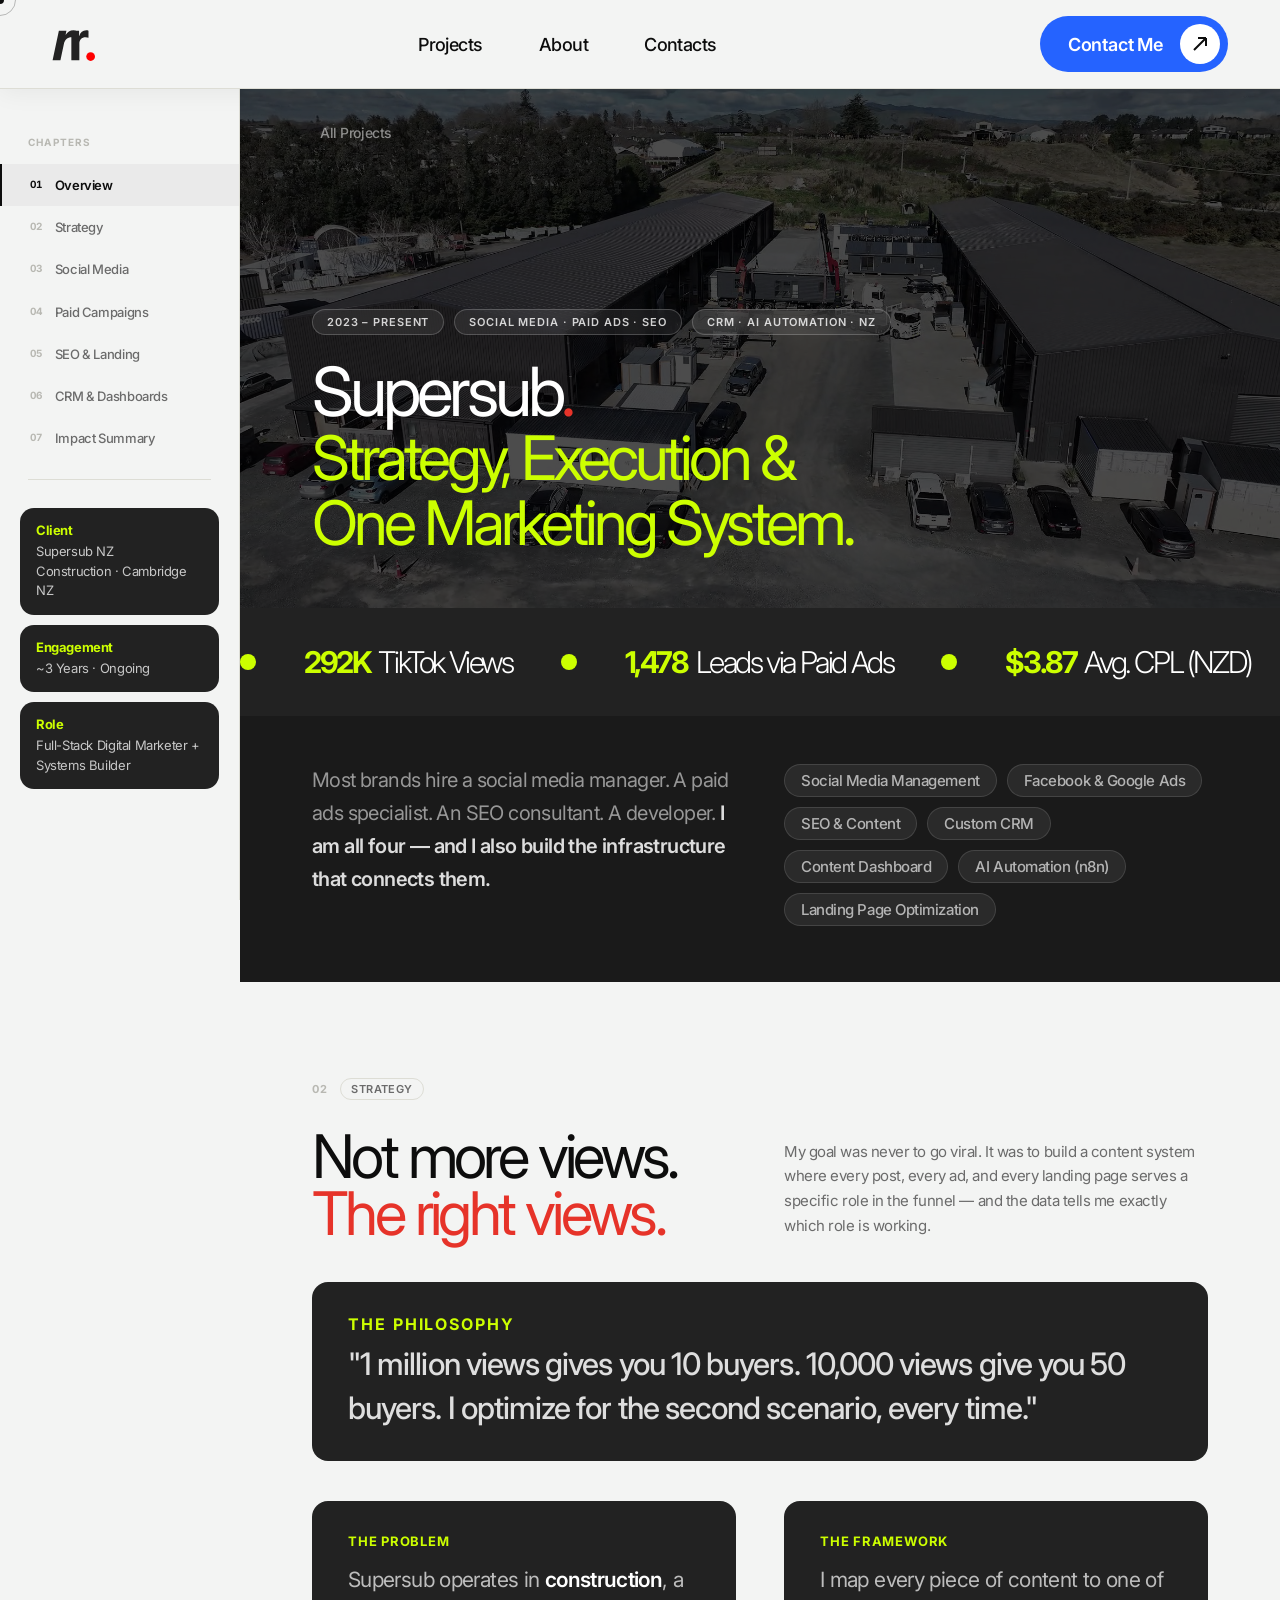
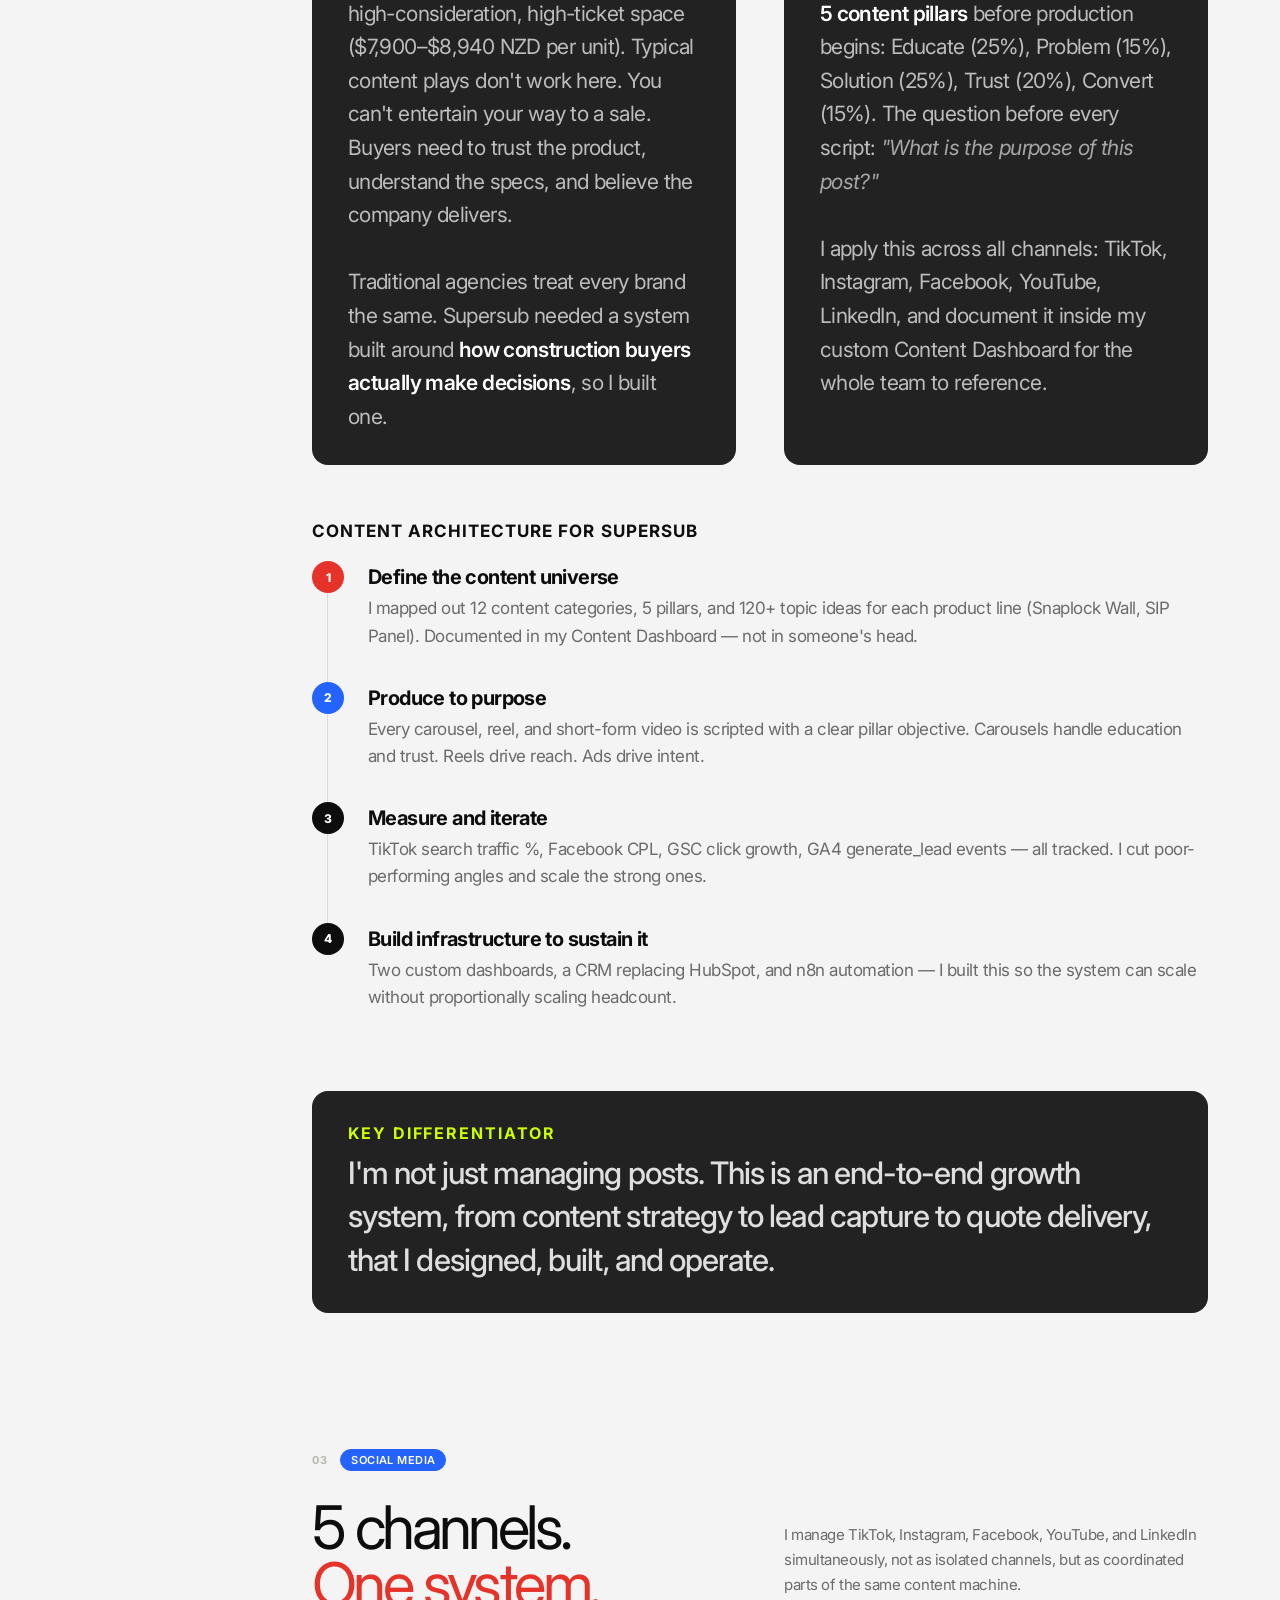
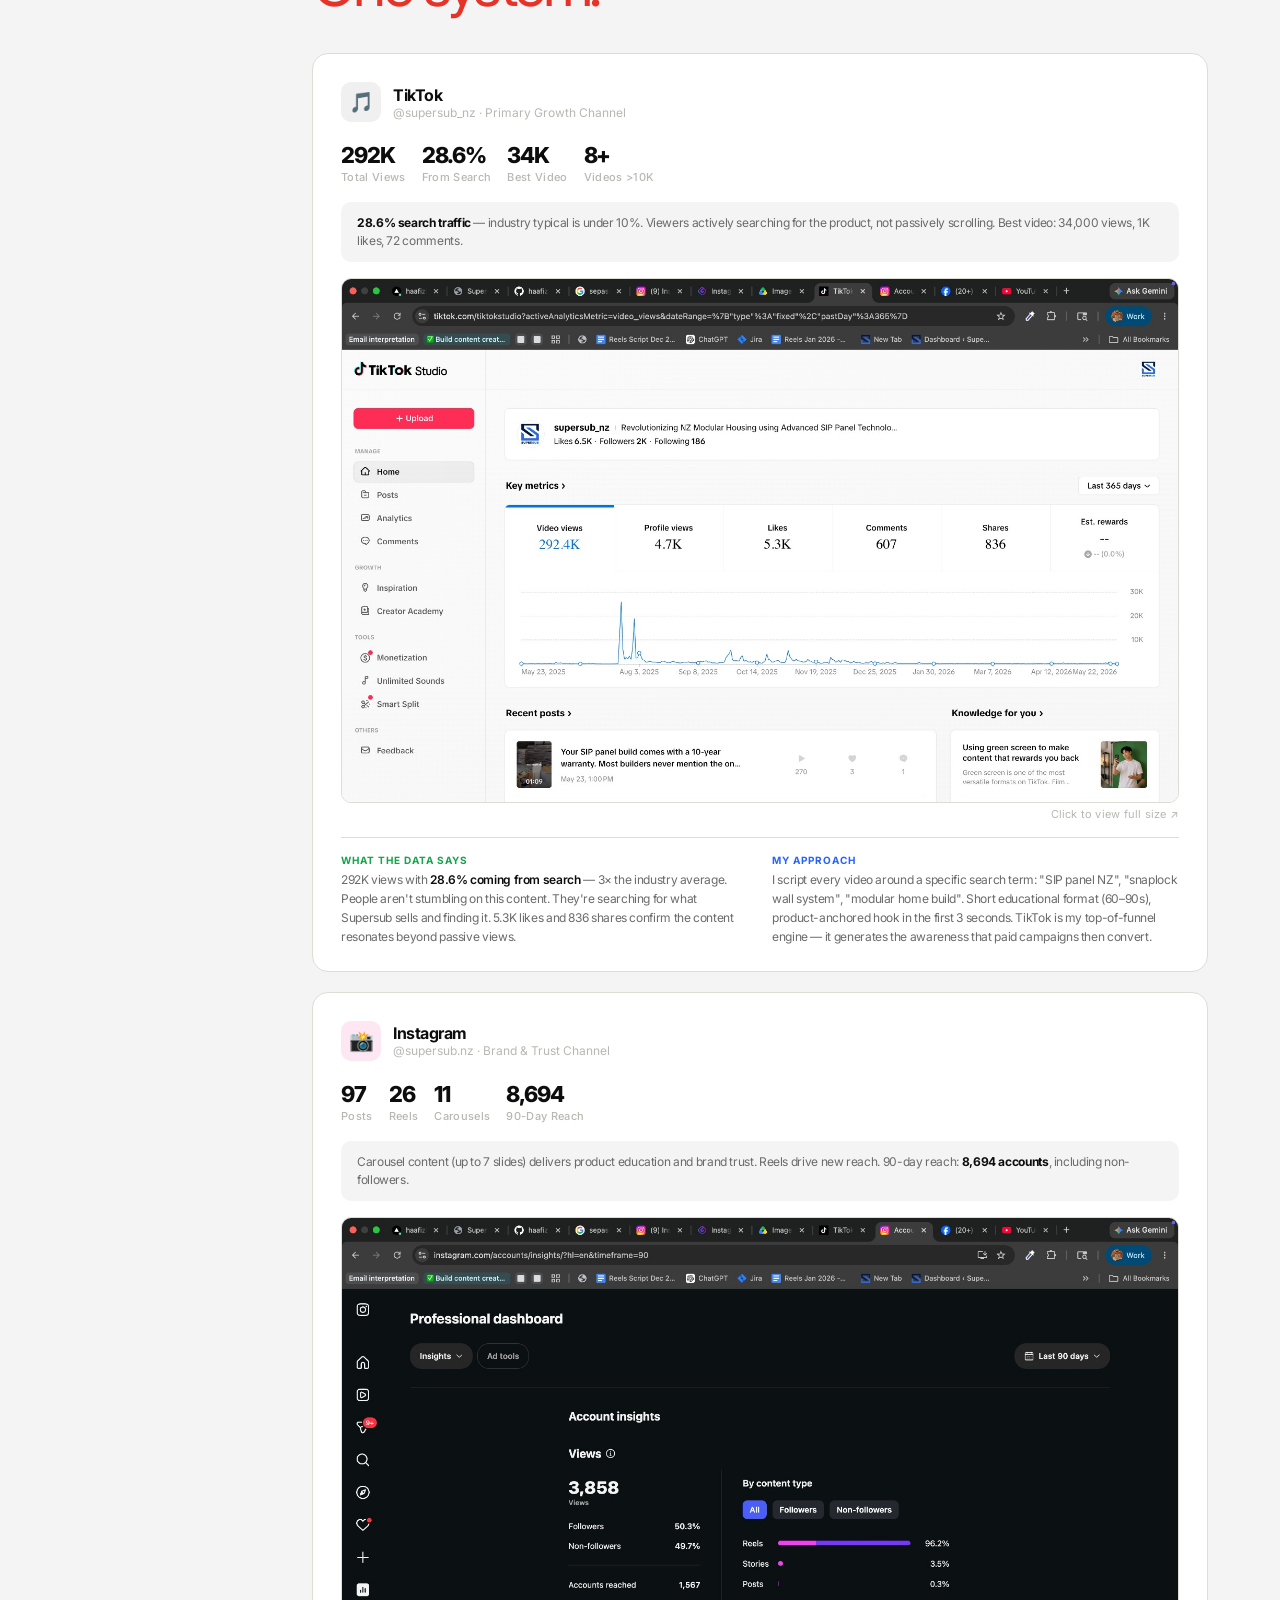
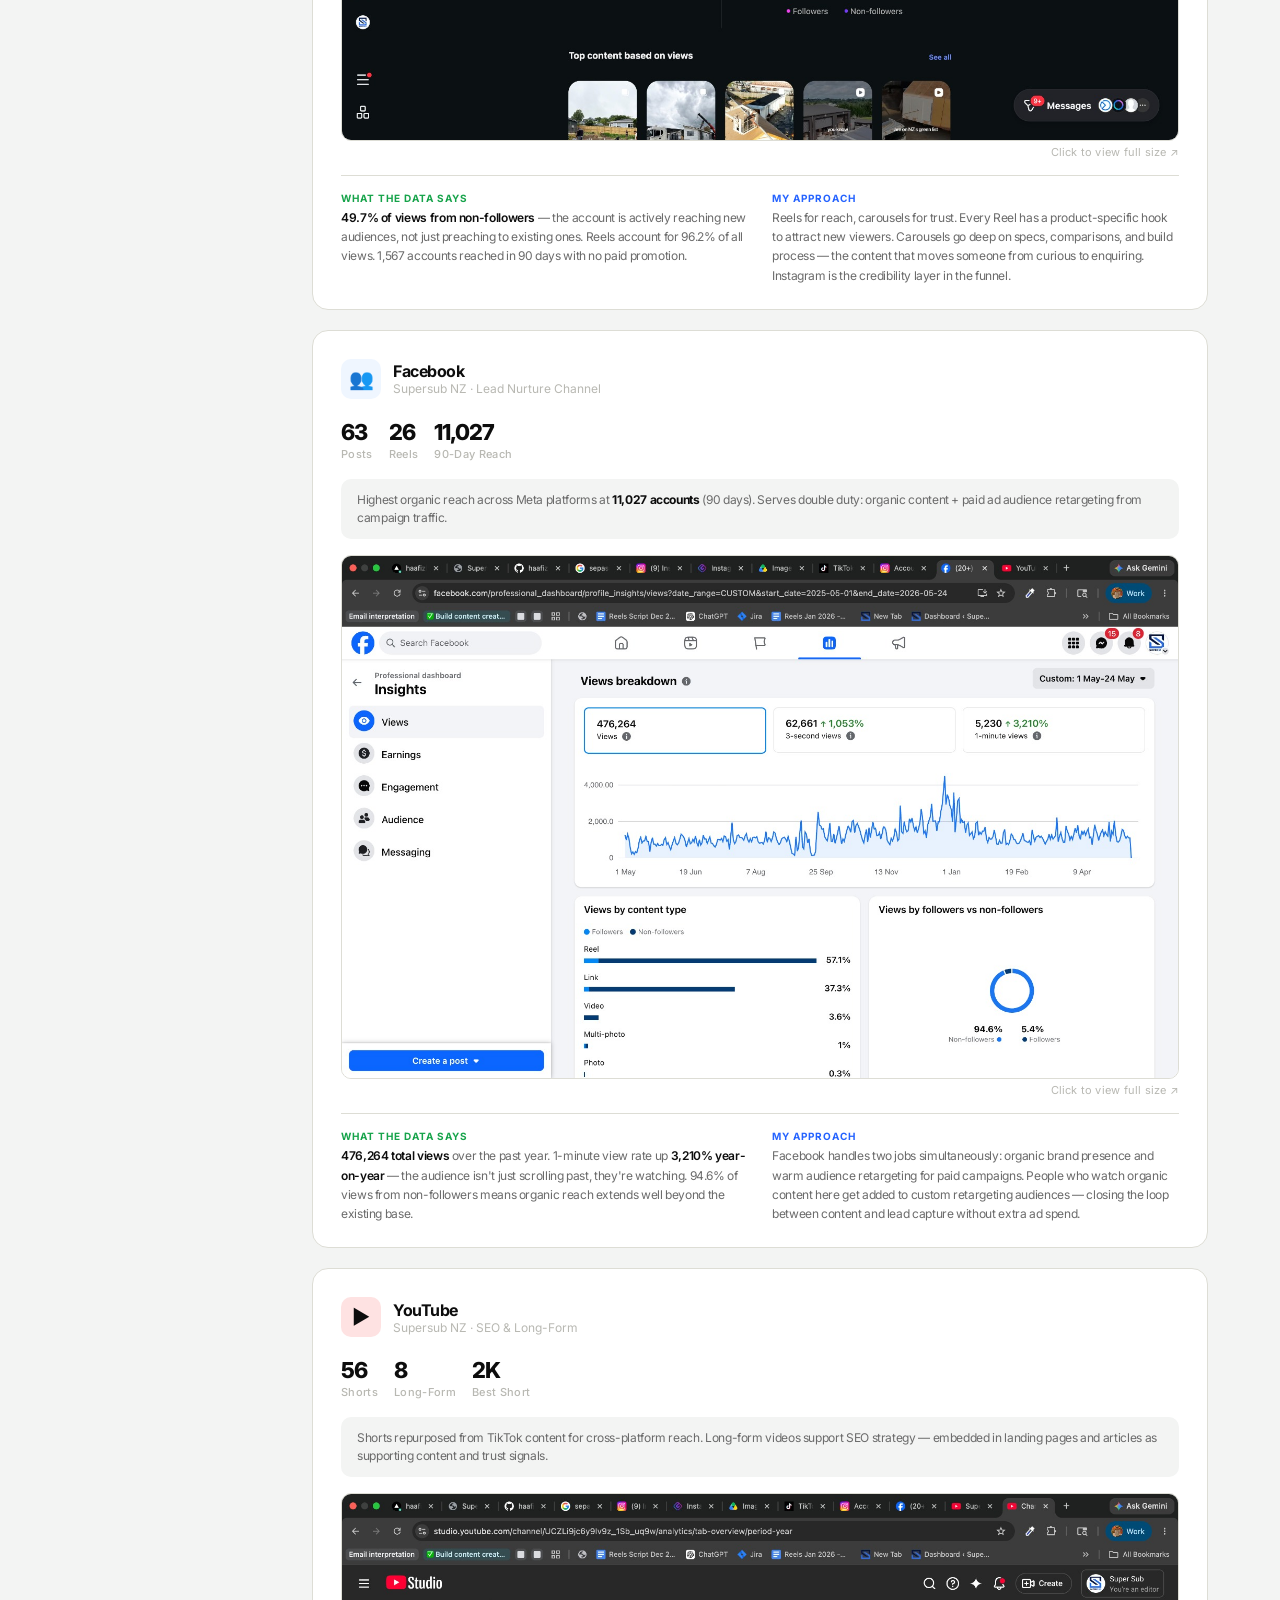
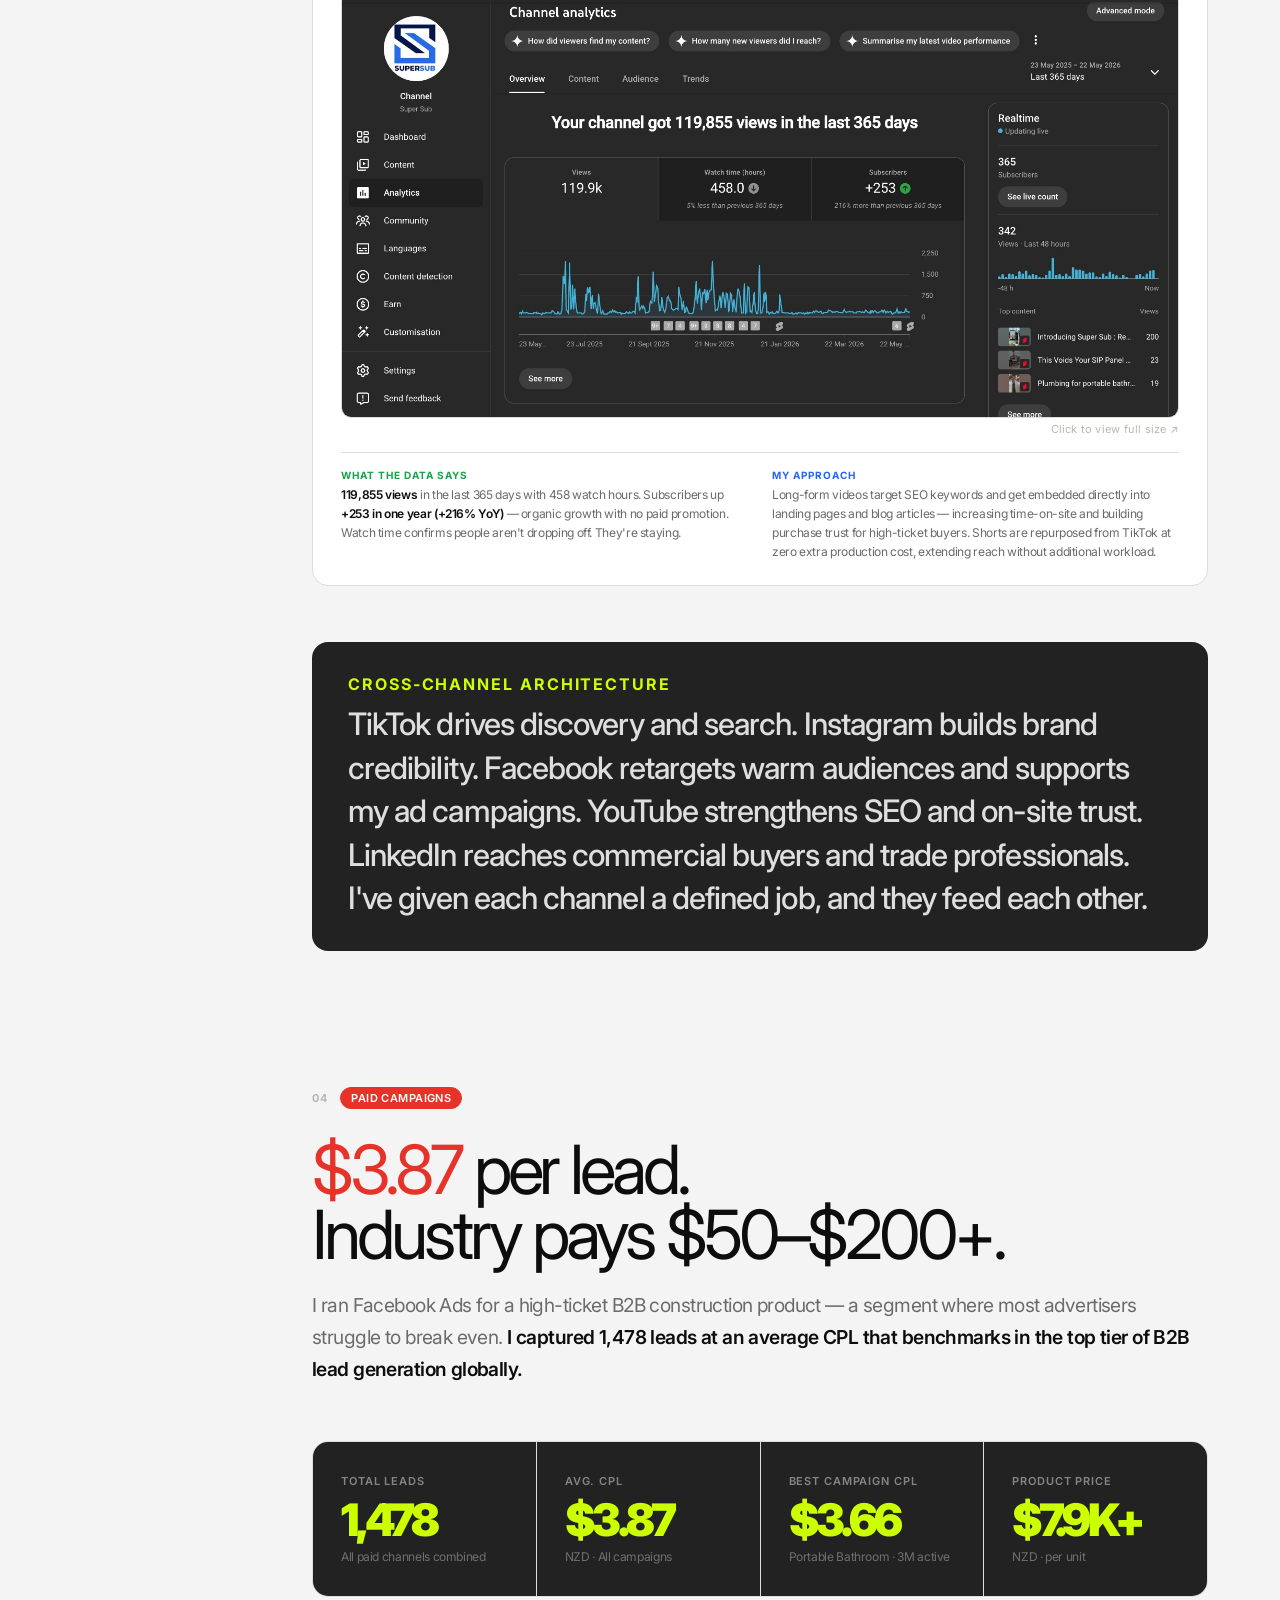
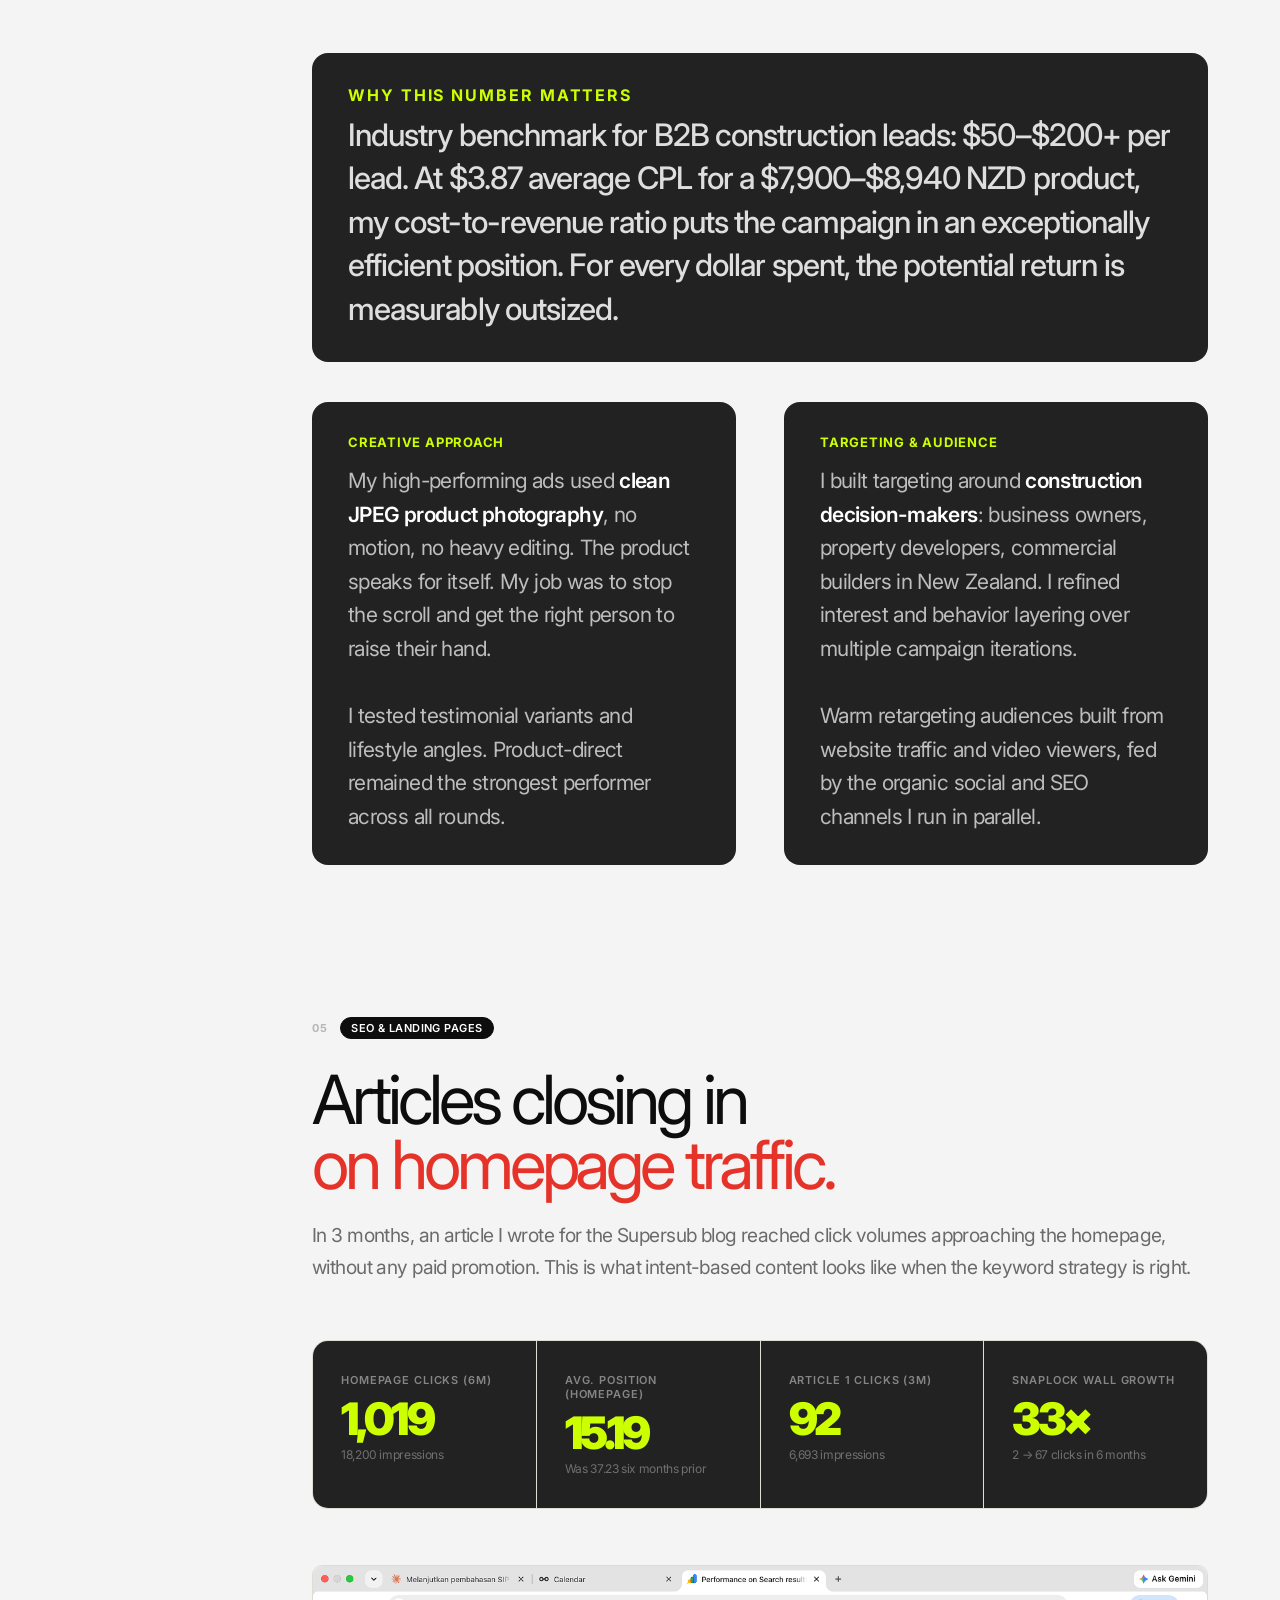
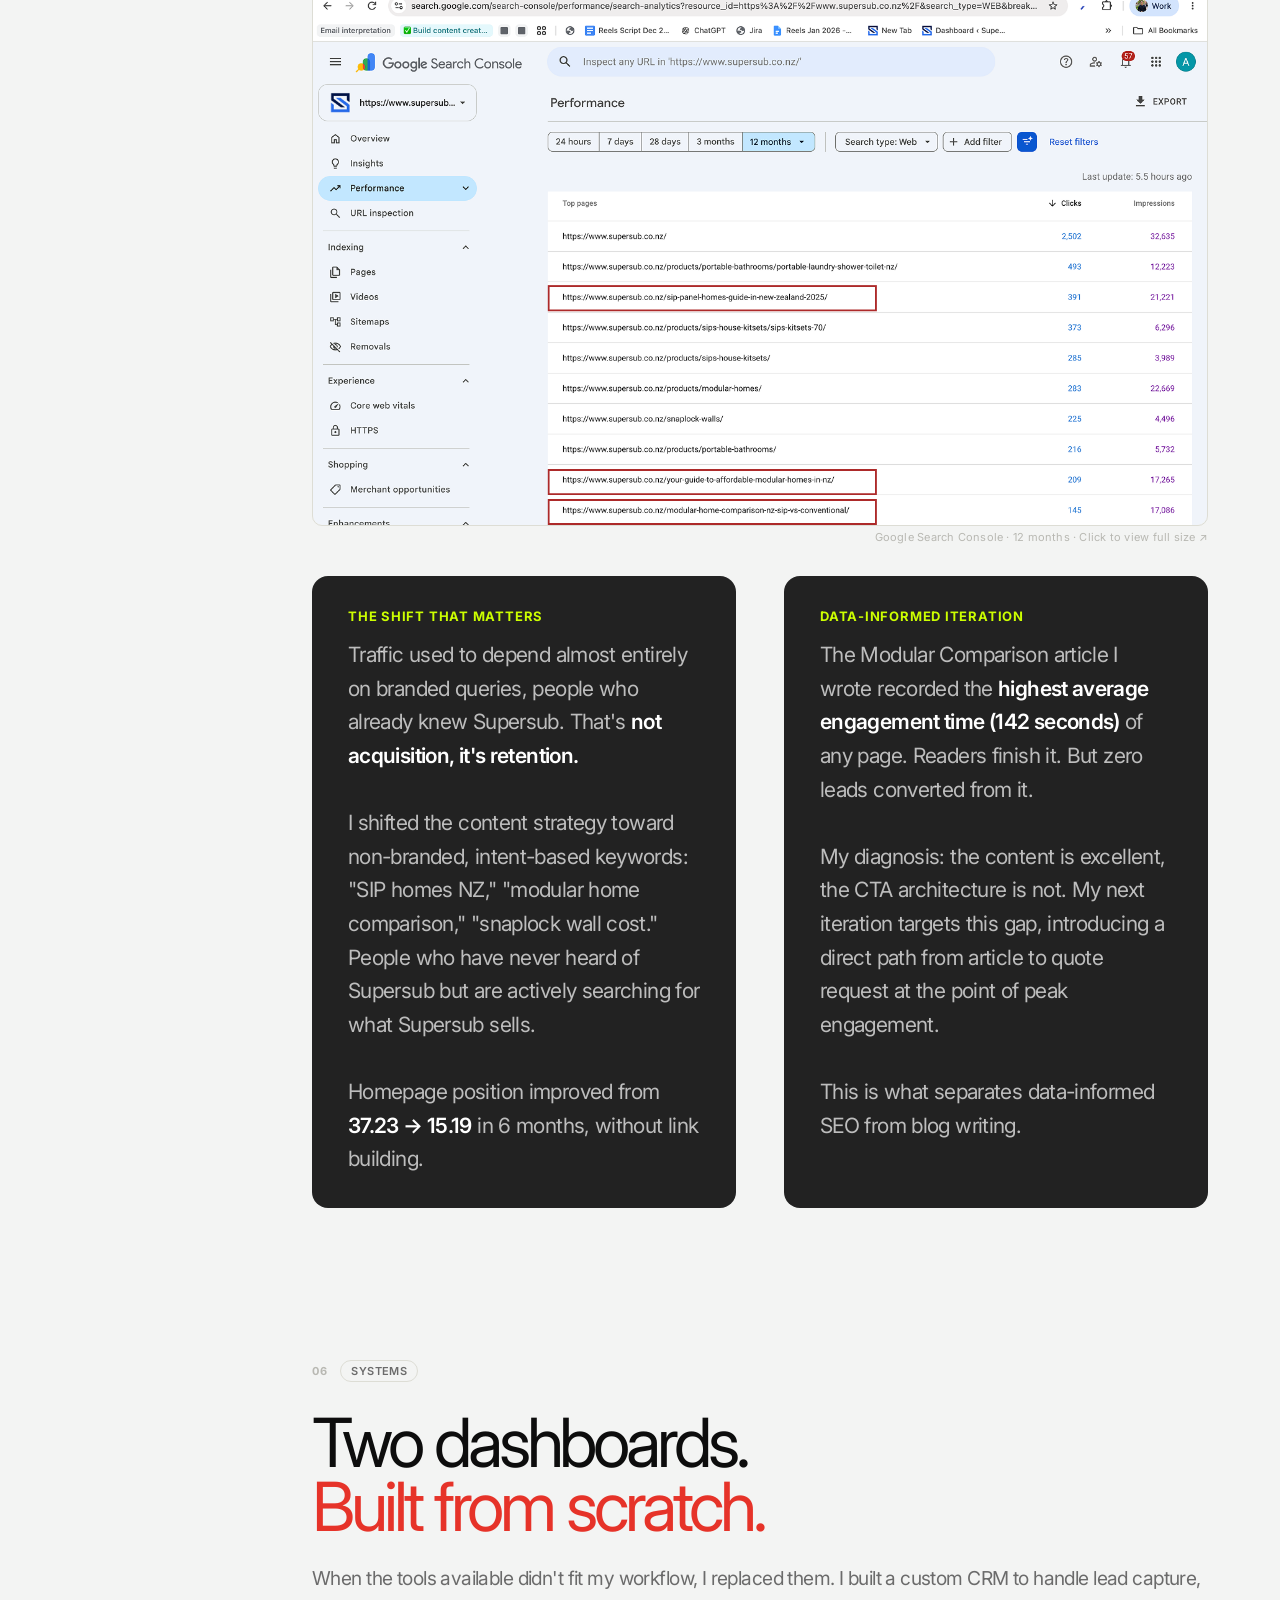
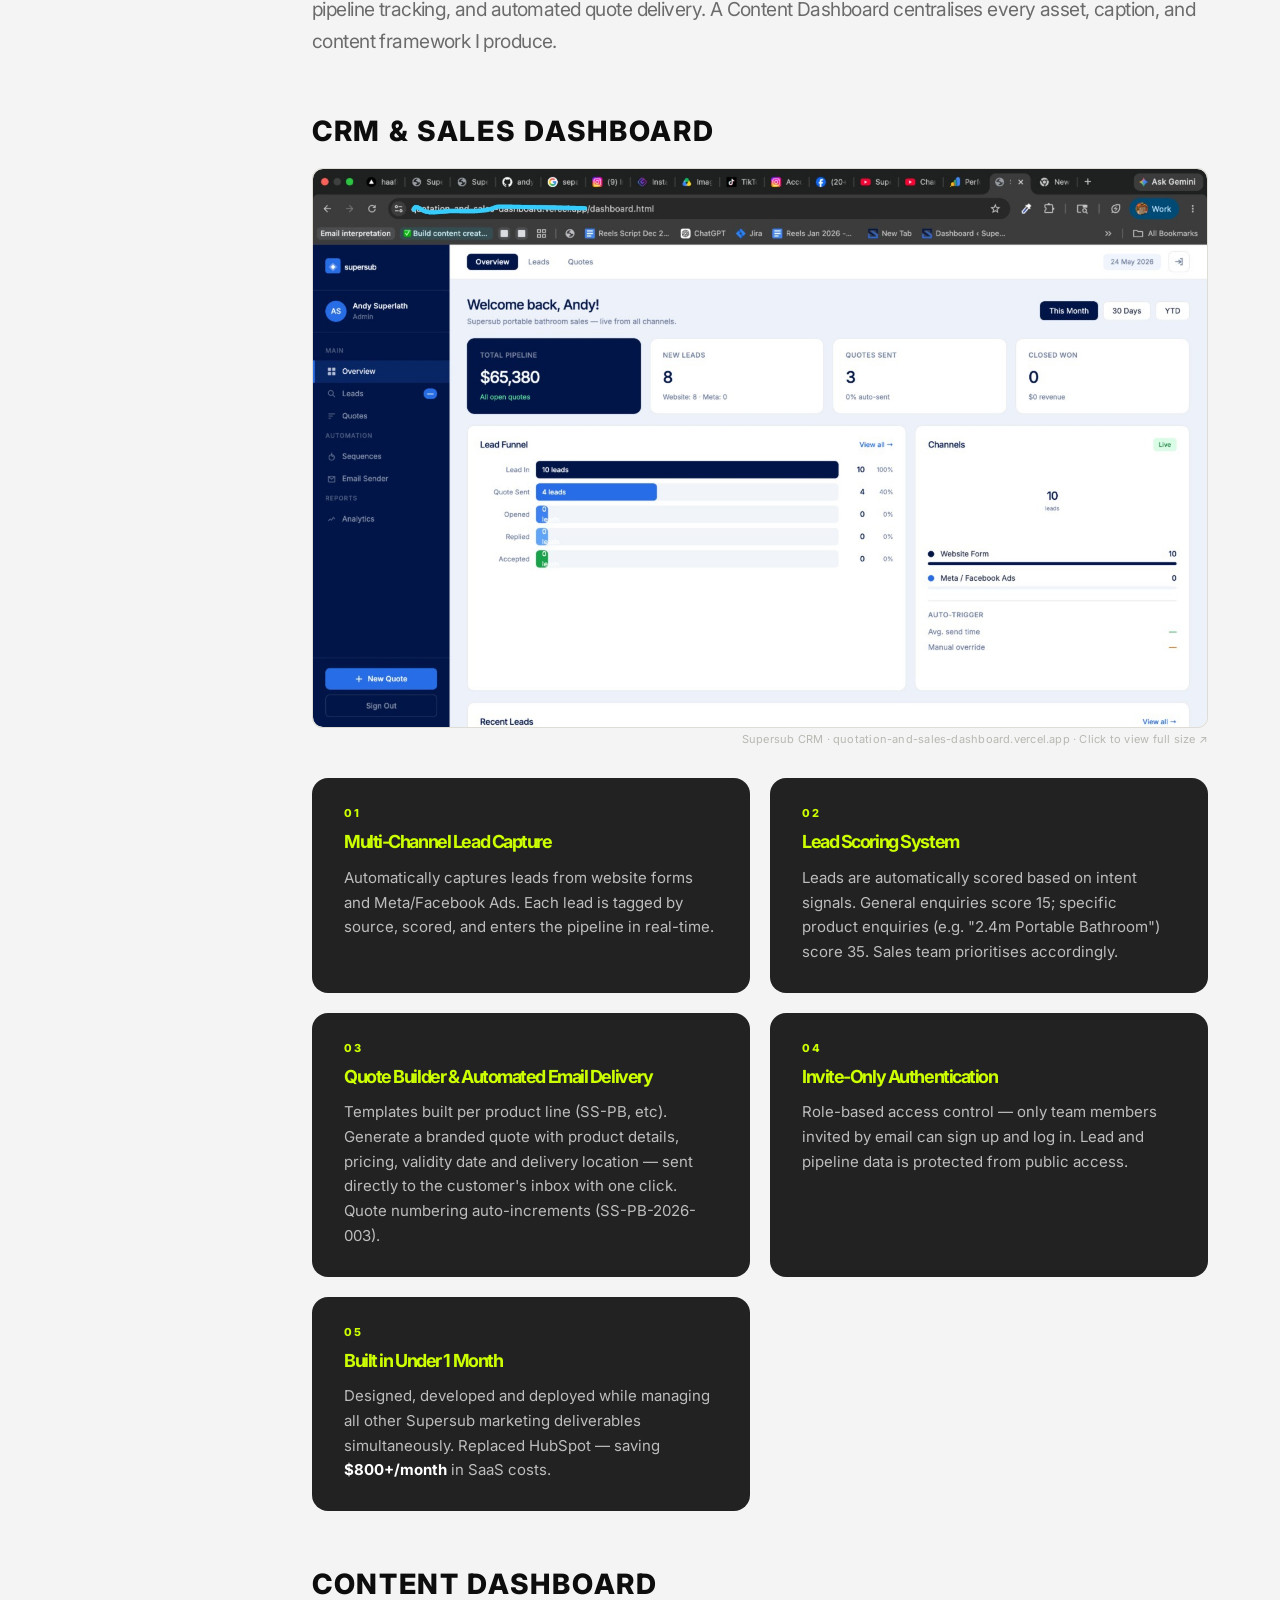
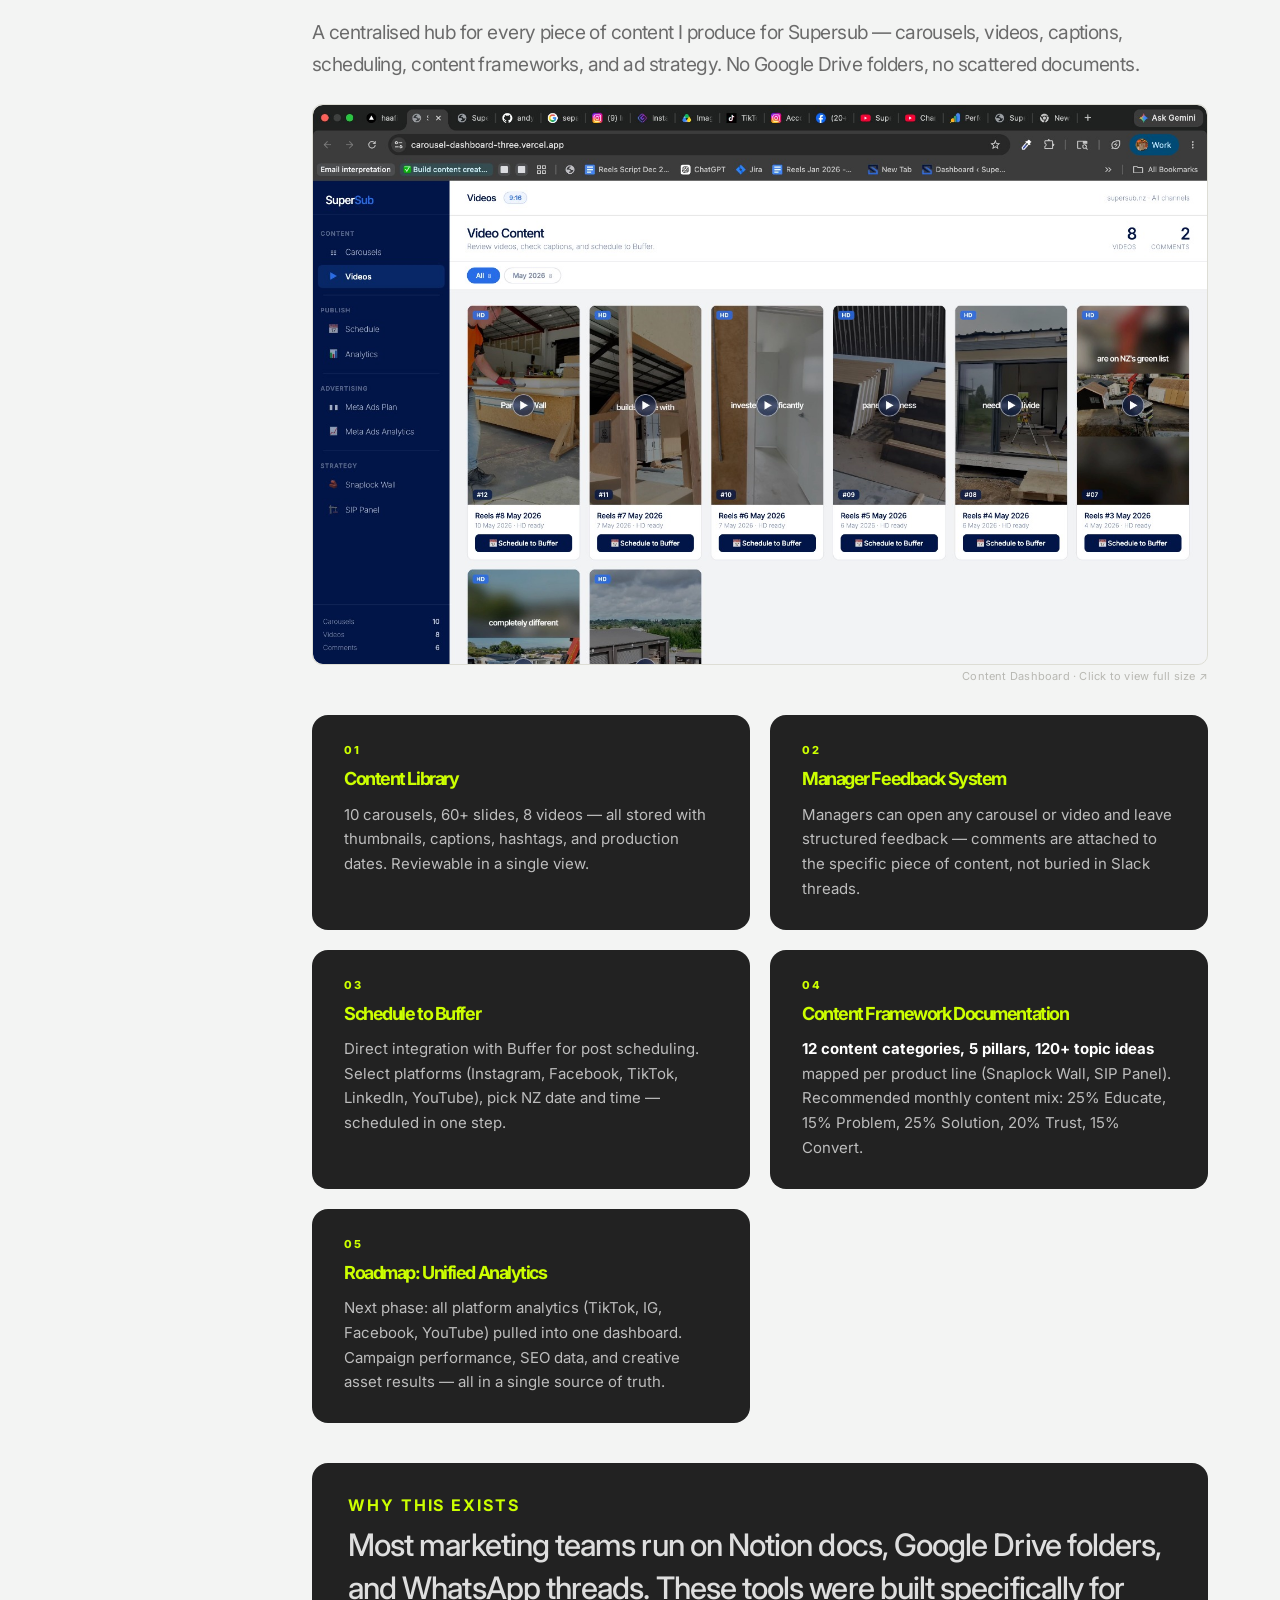
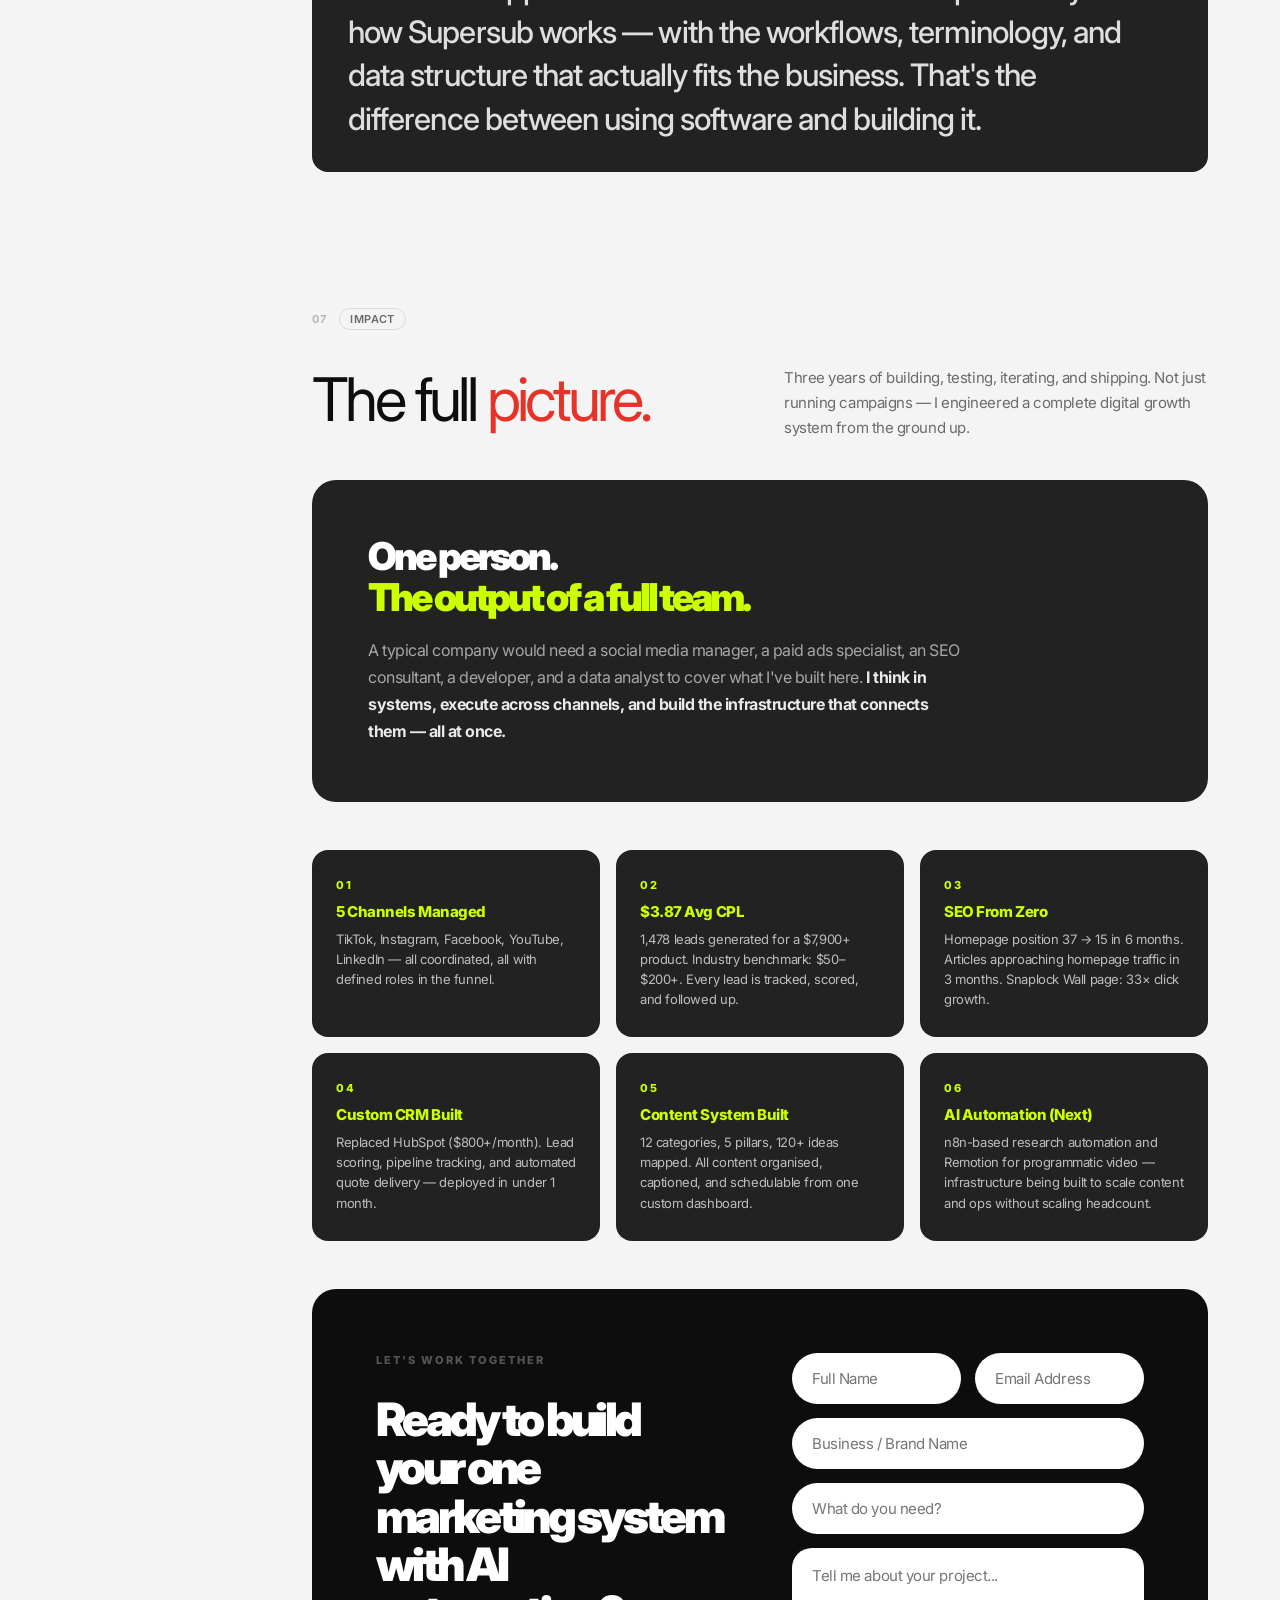
<file: supersub (1).html>
<!DOCTYPE html>
<html lang="en">
<head>
  <meta charset="UTF-8" />
  <meta name="viewport" content="width=device-width, initial-scale=1.0" />
  <title>Supersub — Digital Marketing Case Study · Davian Harris</title>
  <link rel="preconnect" href="https://fonts.googleapis.com" />
  <link rel="preconnect" href="https://fonts.gstatic.com" crossorigin />
  <link href="https://fonts.googleapis.com/css2?family=Inter:wght@300;400;500;600;700;800;900&display=swap" rel="stylesheet" />
  <style>

    /* ─────────────────────────────────────────────
       RESET
    ───────────────────────────────────────────── */
    *, *::before, *::after { box-sizing: border-box; margin: 0; padding: 0; }

    :root {
      --bg:    #f3f4f3;
      --black: #0d0d0d;
      --gray:  #6b6b6b;
      --lgray: #b8b8b2;
      --red:   #e63329;
      --blue:  #2563ff;
      --white: #ffffff;
      --line:  #ddddd5;

      --ls-tight:  -0.08em;
      --ls-normal: -0.03em;

      --nav-h:     88px;
      --sidebar-w: 240px;
    }

    html { scroll-behavior: smooth; }

    body {
      font-family: 'Inter', -apple-system, BlinkMacSystemFont, sans-serif;
      background: var(--bg);
      color: var(--black);
      -webkit-font-smoothing: antialiased;
      cursor: none;
    }

    /* ─────────────────────────────────────────────
       CUSTOM CURSOR
    ───────────────────────────────────────────── */
    .cur-dot {
      position: fixed; pointer-events: none; z-index: 9999;
      width: 8px; height: 8px; border-radius: 50%;
      background: var(--black);
      transform: translate(-50%, -50%);
    }
    .cur-ring {
      position: fixed; pointer-events: none; z-index: 9998;
      width: 32px; height: 32px; border-radius: 50%;
      border: 1.5px solid rgba(0,0,0,.25);
      transform: translate(-50%, -50%);
      transition: transform .5s ease, width .25s, height .25s;
    }

    /* ─────────────────────────────────────────────
       TOP NAV — matches index.html
    ───────────────────────────────────────────── */
    nav {
      position: fixed; top: 0; left: 0; right: 0; z-index: 200;
      height: var(--nav-h);
      display: flex; align-items: center;
      padding: 0 52px;
      background: var(--bg);
      box-shadow: 0 1px 0 var(--line), 0 4px 24px rgba(0,0,0,0.06);
    }
    .nav-logo {
      display: flex; align-items: center;
      margin-right: auto; text-decoration: none; flex-shrink: 0;
    }
    .nav-logo img { height: 60px; width: auto; display: block; }

    .nav-center {
      flex: 1; display: flex; justify-content: center;
      gap: 56px; list-style: none;
    }
    .nav-center a {
      font-size: 18px; font-weight: 500; letter-spacing: var(--ls-normal);
      color: var(--black); text-decoration: none; transition: opacity .2s;
    }
    .nav-center a:hover { opacity: .45; }

    .nav-right { display: flex; align-items: center; gap: 32px; flex-shrink: 0; }
    .nav-btn {
      display: inline-flex; align-items: center;
      gap: 0; padding: 8px 8px 8px 28px;
      background: var(--blue); color: var(--white);
      font-size: 18px; font-weight: 600; letter-spacing: -0.01em;
      text-decoration: none; border-radius: 100px;
      transition: background .2s, transform .15s; white-space: nowrap;
    }
    .nav-btn:hover { background: #1a4de0; transform: scale(1.03); }
    .nav-btn-icon {
      display: flex; align-items: center; justify-content: center;
      width: 40px; height: 40px; background: var(--white);
      border-radius: 50%; margin-left: 16px; flex-shrink: 0;
      transition: transform .2s;
    }
    .nav-btn:hover .nav-btn-icon { transform: rotate(45deg); }
    .nav-btn-icon svg { width: 18px; height: 18px; color: var(--black); }

    /* ─────────────────────────────────────────────
       LAYOUT — sidebar + content
    ───────────────────────────────────────────── */
    .layout {
      display: flex;
      padding-top: var(--nav-h);
      min-height: 100vh;
    }

    /* ─── SIDEBAR ─── */
    .sidebar {
      position: fixed;
      top: var(--nav-h);
      left: 0;
      width: var(--sidebar-w);
      height: calc(100vh - var(--nav-h));
      overflow-y: auto;
      border-right: 1px solid var(--line);
      padding: 48px 0 48px 0;
      display: flex; flex-direction: column;
      background: var(--bg);
      z-index: 100;
    }
    .sidebar-label {
      font-size: 10px; font-weight: 700;
      letter-spacing: 0.12em;
      color: var(--lgray);
      text-transform: uppercase;
      padding: 0 28px;
      margin-bottom: 16px;
    }
    .sidebar-nav { list-style: none; }
    .sidebar-nav li { display: block; }
    .sidebar-nav a {
      display: flex; align-items: flex-start; gap: 12px;
      padding: 12px 28px;
      font-size: 13px; font-weight: 500;
      color: var(--gray);
      text-decoration: none;
      letter-spacing: var(--ls-normal);
      border-left: 2px solid transparent;
      transition: color .2s, border-color .2s, background .2s;
      line-height: 1.4;
    }
    .sidebar-nav a:hover {
      color: var(--black);
      background: rgba(0,0,0,.035);
    }
    .sidebar-nav a.active {
      color: var(--black);
      border-left-color: var(--black);
      background: rgba(0,0,0,.04);
      font-weight: 600;
    }
    .sidebar-num {
      font-size: 10px;
      font-weight: 700;
      color: var(--lgray);
      margin-top: 1px;
      flex-shrink: 0;
      font-variant-numeric: tabular-nums;
      letter-spacing: 0.04em;
    }
    .sidebar-nav a.active .sidebar-num { color: var(--black); }

    .sidebar-divider {
      height: 1px;
      background: var(--line);
      margin: 20px 28px;
    }
    .sidebar-meta {
      padding: 0 20px;
      margin-top: 8px;
      display: flex;
      flex-direction: column;
      gap: 10px;
    }
    .sidebar-meta-box {
      padding: 14px 16px;
      border-radius: 14px;
      background: #222222;
    }
    .sidebar-meta-box strong {
      display: block;
      font-size: 13px;
      font-weight: 700;
      letter-spacing: var(--ls-normal);
      margin-bottom: 4px;
      color: #CCFF00;
    }
    .sidebar-meta-box p {
      font-size: 13px;
      line-height: 1.5;
      letter-spacing: var(--ls-normal);
      color: rgba(255,255,255,.75);
    }

    /* ─── MAIN CONTENT ─── */
    .main {
      margin-left: var(--sidebar-w);
      flex: 1;
      min-width: 0;
    }

    /* ─────────────────────────────────────────────
       SECTION BASE STYLES
    ───────────────────────────────────────────── */
    .chapter {
      padding: 96px 72px 96px 72px;
      border-bottom: 1px solid var(--line);
    }
    .chapter:last-child { border-bottom: none; }

    .ch-eyebrow {
      display: flex; align-items: center; gap: 12px;
      margin-bottom: 28px;
    }
    .ch-num {
      font-size: 11px; font-weight: 700;
      color: var(--lgray); letter-spacing: 0.1em;
      text-transform: uppercase;
    }
    .ch-tag {
      font-size: 11px; font-weight: 600;
      padding: 3px 10px;
      border: 1px solid var(--line);
      border-radius: 100px;
      color: var(--gray);
      letter-spacing: 0.04em;
      text-transform: uppercase;
    }
    .ch-tag.red { background: var(--red); color: var(--white); border-color: var(--red); }
    .ch-tag.blue { background: var(--blue); color: var(--white); border-color: var(--blue); }
    .ch-tag.green { background: var(--black); color: var(--white); border-color: var(--black); }

    .ch-title {
      font-size: clamp(38px, 5.3vw, 78px);
      font-weight: 400;
      letter-spacing: -0.06em;
      line-height: 0.95;
      color: var(--black);
      margin-bottom: 24px;
    }
    .ch-title em {
      font-style: normal;
      color: var(--red);
    }

    .ch-lead {
      font-size: clamp(16px, 1.5vw, 20px);
      font-weight: 400;
      color: var(--gray);
      line-height: 1.65;
      letter-spacing: var(--ls-normal);
      max-width: 640px;
      margin-bottom: 56px;
    }
    .ch-lead strong {
      color: var(--black);
      font-weight: 600;
    }

    /* ─────────────────────────────────────────────
       STAT GRIDS
    ───────────────────────────────────────────── */
    .stat-grid {
      display: grid;
      gap: 1px;
      background: var(--line);
      border: 1px solid var(--line);
      border-radius: 16px;
      overflow: hidden;
      margin-bottom: 56px;
    }
    .stat-grid-2 { grid-template-columns: 1fr 1fr; }
    .stat-grid-3 { grid-template-columns: 1fr 1fr 1fr; }
    .stat-grid-4 { grid-template-columns: repeat(4, 1fr); }

    .stat-cell {
      background: var(--white);
      padding: 32px 28px;
    }
    .stat-cell.dark {
      background: #222222;
      color: var(--white);
    }
    .stat-label {
      font-size: 11px; font-weight: 600;
      letter-spacing: 0.08em;
      text-transform: uppercase;
      color: var(--lgray);
      margin-bottom: 10px;
    }
    .stat-cell.dark .stat-label { color: rgba(255,255,255,.45); }
    .stat-value {
      font-size: clamp(28px, 3.5vw, 48px);
      font-weight: 900;
      letter-spacing: var(--ls-tight);
      color: var(--black);
      line-height: 1;
      margin-bottom: 6px;
    }
    .stat-cell.dark .stat-value { color: #CCFF00; }
    .stat-value .stat-red { color: var(--red); }
    .stat-value .stat-blue { color: var(--blue); }
    .stat-note {
      font-size: 12px;
      color: var(--lgray);
      font-weight: 400;
      letter-spacing: var(--ls-normal);
    }
    .stat-cell.dark .stat-note { color: rgba(255,255,255,.35); }

    /* ─────────────────────────────────────────────
       CONTENT BLOCKS
    ───────────────────────────────────────────── */
    .content-cols {
      display: grid;
      grid-template-columns: 1fr 1fr;
      gap: 48px;
      margin-bottom: 56px;
    }
    .content-cols.thirds {
      grid-template-columns: 1fr 1fr 1fr;
      gap: 32px;
    }

    .block-title {
      font-size: 13px; font-weight: 700;
      letter-spacing: 0.06em;
      text-transform: uppercase;
      color: var(--black);
      margin-bottom: 14px;
      display: flex; align-items: center; gap: 8px;
    }
    .block-title::before {
      content: '';
      display: block; width: 20px; height: 2px;
      background: var(--red);
      flex-shrink: 0;
    }

    .block-body {
      font-size: 15px;
      color: var(--gray);
      line-height: 1.7;
      letter-spacing: var(--ls-normal);
    }
    .block-body strong { color: var(--black); font-weight: 600; }
    .block-body em { font-style: italic; color: var(--gray); }

    /* dark content box */
    .dark-box {
      background: #222222;
      border-radius: 16px;
      padding: 32px 36px;
    }
    .dark-box .block-title { color: #CCFF00; }
    .dark-box .block-title::before { display: none; }
    .block-title.no-line::before { display: none; }
    .dark-box .block-body { color: rgba(255,255,255,.7); font-size: 21px; line-height: 1.6; }
    .dark-box .block-body strong { color: #ffffff; }
    .dark-box .block-body em { color: rgba(255,255,255,.6); }

    /* ─────────────────────────────────────────────
       FEATURE 2-COL GRID (CRM & Content Dashboard)
    ───────────────────────────────────────────── */
    .feature-2col { display:grid; grid-template-columns:1fr 1fr; gap:20px; margin-top:24px; }
    .feature-2col-item { background:#222222; border-radius:16px; padding:28px 32px; }
    .feature-2col-num { font-size:11px; font-weight:800; letter-spacing:0.14em; color:#CCFF00; margin-bottom:10px; }
    .feature-2col-title { font-size:18px; font-weight:700; letter-spacing:var(--ls-tight); color:#CCFF00; margin-bottom:12px; line-height:1.3; }
    .feature-2col-desc { font-size:15px; color:rgba(255,255,255,.7); line-height:1.65; }
    .feature-2col-desc strong { color:#ffffff; }

    /* ─────────────────────────────────────────────
       CHANNEL CARDS
    ───────────────────────────────────────────── */
    .channel-grid {
      display: grid;
      grid-template-columns: 1fr;
      gap: 20px;
      margin-bottom: 56px;
    }
    .channel-card {
      background: var(--white);
      border: 1px solid var(--line);
      border-radius: 16px;
      padding: 28px 28px 24px;
      transition: box-shadow .2s;
    }
    .channel-card:hover { box-shadow: 0 8px 32px rgba(0,0,0,.06); }

    .channel-top {
      display: flex; align-items: center; gap: 12px;
      margin-bottom: 20px;
    }
    .channel-icon {
      width: 40px; height: 40px; border-radius: 10px;
      display: flex; align-items: center; justify-content: center;
      font-size: 20px;
      flex-shrink: 0;
    }
    .channel-name {
      font-size: 16px; font-weight: 700;
      letter-spacing: var(--ls-normal);
      color: var(--black);
    }
    .channel-sub {
      font-size: 12px; color: var(--lgray);
      font-weight: 400;
    }

    .channel-metrics {
      display: flex; flex-wrap: wrap; gap: 16px;
    }
    .ch-metric {
      display: flex; flex-direction: column; gap: 2px;
    }
    .ch-metric-val {
      font-size: 22px; font-weight: 800;
      letter-spacing: -0.05em;
      color: var(--black);
    }
    .ch-metric-lbl {
      font-size: 11px; color: var(--lgray);
      font-weight: 500; letter-spacing: 0.03em;
    }

    .channel-highlight {
      margin-top: 18px;
      padding: 12px 16px;
      background: var(--bg);
      border-radius: 10px;
      font-size: 12px;
      color: var(--gray);
      line-height: 1.5;
      letter-spacing: var(--ls-normal);
    }
    .channel-highlight strong { color: var(--black); }

    .channel-screenshot {
      margin-top: 16px;
      border-radius: 10px;
      overflow: hidden;
      border: 1px solid var(--line);
      display: block;
      cursor: zoom-in;
      transition: opacity .2s;
    }
    .channel-screenshot:hover { opacity: .88; }
    .channel-screenshot img {
      width: 100%;
      display: block;
    }
    .channel-screenshot-hint {
      font-size: 11px;
      color: var(--lgray);
      text-align: right;
      margin-top: 4px;
      letter-spacing: 0.02em;
    }

    .channel-analysis {
      margin-top: 16px;
      border-top: 1px solid var(--line);
      padding-top: 16px;
    }
    .ca-row {
      display: grid;
      grid-template-columns: 1fr 1fr;
      gap: 24px;
    }
    .ca-block {}
    .ca-label {
      font-size: 10px; font-weight: 700;
      letter-spacing: 0.1em; text-transform: uppercase;
      color: var(--lgray);
      margin-bottom: 4px;
    }
    .ca-label.green { color: #16a34a; }
    .ca-label.blue  { color: var(--blue); }
    .ca-text {
      font-size: 12px; color: var(--gray);
      line-height: 1.6; letter-spacing: var(--ls-normal);
    }
    .ca-text strong { color: var(--black); font-weight: 600; }

    /* ─────────────────────────────────────────────
       INSIGHT CALLOUT
    ───────────────────────────────────────────── */
    .insight {
      border-left: 3px solid var(--red);
      padding: 20px 24px;
      background: rgba(230,51,41,.04);
      border-radius: 0 12px 12px 0;
      margin-bottom: 40px;
    }
    .insight-label {
      font-size: 10px; font-weight: 700;
      letter-spacing: 0.12em; text-transform: uppercase;
      color: var(--red); margin-bottom: 8px;
    }
    .insight-text {
      font-size: 15px;
      color: var(--black);
      font-weight: 500;
      line-height: 1.6;
      letter-spacing: var(--ls-normal);
    }

    .insight.blue-accent {
      border-left-color: var(--blue);
      background: rgba(37,99,255,.04);
    }
    .insight.blue-accent .insight-label { color: var(--blue); }

    .insight.dark {
      background: #222222;
      border-left: none;
      border-radius: 16px;
      padding: 32px 36px;
    }
    .insight.dark .insight-label { color: #CCFF00; font-size: 16px; }
    .insight.dark .insight-text {
      font-size: 31px;
      color: rgba(255,255,255,.85);
      line-height: 1.4;
      letter-spacing: -0.03em;
    }

    /* ─── 2-col chapter header ─── */
    .ch-header-2col {
      display: grid;
      grid-template-columns: 1fr 1fr;
      gap: 48px;
      align-items: center;
      margin-bottom: 40px;
    }
    .ch-header-2col .ch-title { margin-bottom: 0; font-size: clamp(32px, 4.7vw, 72px); }
    .ch-header-2col .ch-lead {
      font-size: 15px;
      margin-bottom: 0;
      padding-top: 8px;
    }

    /* ─────────────────────────────────────────────
       CAMPAIGN TABLE
    ───────────────────────────────────────────── */
    .data-table {
      width: 100%;
      border-collapse: collapse;
      margin-bottom: 40px;
      font-size: 13px;
    }
    .data-table th {
      text-align: left;
      padding: 10px 16px;
      font-size: 10px; font-weight: 700;
      letter-spacing: 0.1em; text-transform: uppercase;
      color: var(--lgray);
      border-bottom: 1px solid var(--line);
    }
    .data-table td {
      padding: 14px 16px;
      border-bottom: 1px solid var(--line);
      color: var(--black);
      font-weight: 400;
      letter-spacing: var(--ls-normal);
      line-height: 1.4;
    }
    .data-table tr:last-child td { border-bottom: none; }
    .data-table tr:hover td { background: rgba(0,0,0,.018); }
    .data-table .td-lead {
      font-weight: 700;
      color: var(--black);
    }
    .data-table .td-badge {
      display: inline-flex; align-items: center;
      padding: 3px 10px;
      border-radius: 100px;
      font-size: 11px; font-weight: 600;
    }
    .badge-green { background: #dcfce7; color: #15803d; }
    .badge-yellow { background: #fef9c3; color: #a16207; }
    .badge-gray { background: #f3f4f6; color: #6b7280; }

    /* ─────────────────────────────────────────────
       SEO BAR CHART
    ───────────────────────────────────────────── */
    .seo-bars { margin-bottom: 48px; }
    .seo-bar-row {
      display: flex; align-items: center; gap: 16px;
      margin-bottom: 14px;
    }
    .seo-bar-label {
      font-size: 12px; font-weight: 500;
      color: var(--black);
      min-width: 220px;
      white-space: nowrap;
      overflow: hidden; text-overflow: ellipsis;
      letter-spacing: var(--ls-normal);
    }
    .seo-bar-track {
      flex: 1;
      height: 8px;
      background: var(--line);
      border-radius: 100px;
      overflow: hidden;
    }
    .seo-bar-fill {
      height: 100%;
      border-radius: 100px;
      background: var(--black);
      transition: width 1s ease;
    }
    .seo-bar-fill.blue { background: var(--blue); }
    .seo-bar-fill.red { background: var(--red); }
    .seo-bar-val {
      font-size: 12px; font-weight: 700;
      color: var(--black);
      min-width: 56px;
      text-align: right;
      letter-spacing: -0.03em;
    }

    /* ─────────────────────────────────────────────
       DASHBOARD SHOWCASE
    ───────────────────────────────────────────── */
    .dash-showcase {
      background: var(--black);
      border-radius: 20px;
      overflow: hidden;
      margin-bottom: 40px;
    }
    .dash-header {
      padding: 24px 32px;
      border-bottom: 1px solid rgba(255,255,255,.08);
      display: flex; align-items: center; justify-content: space-between;
    }
    .dash-header-title {
      font-size: 16px; font-weight: 700;
      color: var(--white);
      letter-spacing: var(--ls-normal);
    }
    .dash-header-sub {
      font-size: 12px; color: rgba(255,255,255,.4);
      margin-top: 2px;
      letter-spacing: var(--ls-normal);
    }
    .dash-tag {
      font-size: 11px; font-weight: 600;
      padding: 4px 12px;
      border-radius: 100px;
      background: rgba(34,197,94,.15);
      color: #4ade80;
      letter-spacing: 0.04em;
    }
    .dash-body { padding: 32px; }

    .dash-kpi-row {
      display: grid; grid-template-columns: repeat(4, 1fr);
      gap: 16px; margin-bottom: 28px;
    }
    .dash-kpi {
      background: rgba(255,255,255,.06);
      border: 1px solid rgba(255,255,255,.08);
      border-radius: 12px;
      padding: 20px 20px 16px;
    }
    .dash-kpi-label {
      font-size: 10px; font-weight: 600;
      letter-spacing: 0.1em; text-transform: uppercase;
      color: rgba(255,255,255,.35);
      margin-bottom: 8px;
    }
    .dash-kpi-value {
      font-size: 28px; font-weight: 900;
      color: var(--white);
      letter-spacing: var(--ls-tight);
      line-height: 1;
    }
    .dash-kpi-value.accent { color: #CCFF00; }
    .dash-kpi-note {
      font-size: 11px; color: rgba(255,255,255,.3);
      margin-top: 4px;
      letter-spacing: var(--ls-normal);
    }

    .dash-funnel {
      display: flex; flex-direction: column; gap: 6px;
    }
    .funnel-row {
      display: flex; align-items: center; gap: 16px;
    }
    .funnel-label {
      font-size: 12px; font-weight: 500;
      color: rgba(255,255,255,.5);
      min-width: 100px;
    }
    .funnel-bar-track {
      flex: 1; height: 28px;
      border-radius: 6px;
      background: rgba(255,255,255,.06);
      overflow: hidden;
    }
    .funnel-bar-fill {
      height: 100%;
      border-radius: 6px;
      display: flex; align-items: center; padding-left: 12px;
      font-size: 12px; font-weight: 700;
      color: var(--white);
    }
    .funnel-num {
      font-size: 12px; font-weight: 700;
      color: rgba(255,255,255,.6);
      min-width: 48px; text-align: right;
    }

    /* ─────────────────────────────────────────────
       FEATURE LIST
    ───────────────────────────────────────────── */
    .feature-list {
      display: flex; flex-direction: column; gap: 12px;
      margin-bottom: 40px;
    }
    .feature-item {
      display: flex; align-items: flex-start; gap: 14px;
      padding: 16px 20px;
      background: var(--white);
      border: 1px solid var(--line);
      border-radius: 12px;
      transition: box-shadow .2s;
    }
    .feature-item:hover { box-shadow: 0 4px 16px rgba(0,0,0,.05); }
    .feature-icon {
      font-size: 20px;
      flex-shrink: 0;
      margin-top: 1px;
    }
    .feature-text { }
    .feature-name {
      font-size: 14px; font-weight: 700;
      color: var(--black);
      margin-bottom: 3px;
      letter-spacing: var(--ls-normal);
    }
    .feature-desc {
      font-size: 13px; color: var(--gray);
      line-height: 1.5;
      letter-spacing: var(--ls-normal);
    }

    /* ─────────────────────────────────────────────
       TIMELINE / PROCESS
    ───────────────────────────────────────────── */
    .timeline { margin-bottom: 48px; }
    .tl-item {
      display: flex; gap: 24px;
      padding-bottom: 32px;
      position: relative;
    }
    .tl-item::before {
      content: '';
      position: absolute;
      left: 15px; top: 32px;
      width: 1px;
      bottom: 0;
      background: var(--line);
    }
    .tl-item:last-child::before { display: none; }
    .tl-dot {
      width: 32px; height: 32px;
      border-radius: 50%;
      background: var(--black);
      color: var(--white);
      display: flex; align-items: center; justify-content: center;
      font-size: 12px; font-weight: 800;
      flex-shrink: 0;
      position: relative; z-index: 1;
    }
    .tl-dot.red { background: var(--red); }
    .tl-dot.blue { background: var(--blue); }
    .tl-content { padding-top: 4px; }
    .tl-title {
      font-size: 20px; font-weight: 700;
      color: var(--black); margin-bottom: 6px;
      letter-spacing: var(--ls-normal);
    }
    .tl-body {
      font-size: 17px; color: var(--gray);
      line-height: 1.6; letter-spacing: var(--ls-normal);
    }
    .tl-body strong { color: var(--black); }

    /* ─────────────────────────────────────────────
       IMPACT SUMMARY
    ───────────────────────────────────────────── */
    .impact-hero {
      background: #222222;
      border-radius: 24px;
      padding: 56px;
      margin-bottom: 48px;
      position: relative;
      overflow: hidden;
    }
    .impact-hero::before, .impact-hero::after { display: none; content: none; }
    .impact-title {
      font-size: clamp(28px, 3vw, 44px);
      font-weight: 900;
      color: var(--white);
      letter-spacing: var(--ls-tight);
      line-height: 1.05;
      margin-bottom: 20px;
      position: relative;
    }
    .impact-title span { color: #CCFF00; }
    .impact-body {
      font-size: 16px; color: rgba(255,255,255,.6);
      line-height: 1.7; max-width: 600px;
      letter-spacing: var(--ls-normal);
      position: relative;
    }
    .impact-body strong { color: rgba(255,255,255,.9); }

    .pillars-grid {
      display: grid;
      grid-template-columns: repeat(3, 1fr);
      gap: 16px;
      margin-bottom: 48px;
    }
    .pillar-card {
      background: #222222;
      border: none;
      border-radius: 16px;
      padding: 28px 24px;
    }
    .pillar-num { font-size: 11px; font-weight: 800; letter-spacing: 0.14em; color: #CCFF00; margin-bottom: 10px; }
    .pillar-name {
      font-size: 15px; font-weight: 800;
      color: #CCFF00;
      letter-spacing: var(--ls-normal);
      margin-bottom: 8px;
    }
    .pillar-desc {
      font-size: 13px; color: rgba(255,255,255,.7);
      line-height: 1.55; letter-spacing: var(--ls-normal);
    }

    /* ─────────────────────────────────────────────
       HERO — pepsodent-style
    ───────────────────────────────────────────── */
    #overview {
      padding: 0; border-bottom: none;
      background: #111;
    }
    .hero-ss {
      position: relative; height: 520px; overflow: hidden;
      background: #111;
    }
    .hero-ss-img {
      position: absolute; inset: 0; width: 100%; height: 100%;
      object-fit: cover; filter: brightness(.3) saturate(.6);
    }
    .hero-ss-inner {
      position: relative; z-index: 2; height: 100%;
      display: flex; flex-direction: column;
      justify-content: flex-end; padding: 56px 72px;
    }
    .hero-ss-back {
      position: absolute; top: 36px; left: 72px;
      display: flex; align-items: center; gap: 8px;
      font-size: 14px; font-weight: 500; letter-spacing: var(--ls-normal);
      color: rgba(255,255,255,.5); text-decoration: none; transition: color .2s;
      white-space: nowrap;
    }
    .hero-ss-back:hover { color: var(--white); }
    .hero-ss-chips { display: flex; gap: 10px; flex-wrap: wrap; margin-bottom: 24px; }
    .hero-ss-chip {
      padding: 5px 14px; border: 1px solid rgba(255,255,255,.2);
      background: rgba(255,255,255,.08); backdrop-filter: blur(8px);
      border-radius: 100px; font-size: 11px; font-weight: 600;
      letter-spacing: .08em; color: rgba(255,255,255,.8); text-transform: uppercase;
    }
    .hero-ss-title {
      font-size: clamp(38px, 5.3vw, 78px); font-weight: 400;
      letter-spacing: -0.06em; line-height: 0.95; color: var(--white);
    }
    .hero-ss-title .lime {
      color: #CCFF00;
      font-size: clamp(33px, 4.8vw, 73px);
    }
    .hero-ss-title .red  { color: var(--red); }

    /* ─────────────────────────────────────────────
       STATS MARQUEE
    ───────────────────────────────────────────── */
    .stats-bar-ss { background: #222; overflow: hidden; padding: 36px 0; }
    .stats-inner-ss {
      display: flex; align-items: center; gap: 48px;
      width: max-content; animation: marquee-ss 30s linear infinite;
    }
    .stats-inner-ss:hover { animation-play-state: paused; }
    @keyframes marquee-ss { from { transform: translateX(0); } to { transform: translateX(-50%); } }
    .ss-bullet { width: 16px; height: 16px; border-radius: 50%; background: #CCFF00; flex-shrink: 0; }
    .ss-item { display: flex; align-items: baseline; gap: 8px; white-space: nowrap; }
    .ss-n { font-weight: 700; font-size: 30px; letter-spacing: var(--ls-tight); color: #CCFF00; }
    .ss-l { font-weight: 300; font-size: 30px; letter-spacing: var(--ls-tight); color: #fff; }

    /* ─────────────────────────────────────────────
       OVERVIEW BODY (subtitle + tags)
    ───────────────────────────────────────────── */
    .overview-body {
      background: #1a1a1a; padding: 48px 72px 56px;
      display: grid; grid-template-columns: 1fr 1fr;
      gap: 48px; align-items: start;
    }
    .overview-subtitle {
      font-size: clamp(16px, 1.6vw, 20px); font-weight: 400;
      color: rgba(255,255,255,.55); line-height: 1.65;
      letter-spacing: var(--ls-normal);
      margin-bottom: 0;
    }
    .overview-subtitle strong { color: rgba(255,255,255,.85); font-weight: 600; }
    .overview-tags { display: flex; flex-wrap: wrap; gap: 10px; align-content: flex-start; }
    .overview-tag {
      padding: 6px 16px;
      background: rgba(255,255,255,.07);
      border: 1px solid rgba(255,255,255,.12);
      border-radius: 100px;
      font-size: 15px; font-weight: 500;
      color: rgba(255,255,255,.65);
      letter-spacing: var(--ls-normal);
    }

    /* ─────────────────────────────────────────────
       SCROLL REVEAL
    ───────────────────────────────────────────── */
    .reveal {
      opacity: 0;
      transform: translateY(24px);
      transition: opacity .6s ease, transform .6s ease;
    }
    .reveal.visible {
      opacity: 1;
      transform: none;
    }

    /* ─────────────────────────────────────────────
       RESPONSIVE
    ───────────────────────────────────────────── */
    @media (max-width: 1100px) {
      :root { --sidebar-w: 200px; }
      .chapter { padding: 72px 48px; }
      .stat-grid-4 { grid-template-columns: repeat(2, 1fr); }
      .dash-kpi-row { grid-template-columns: repeat(2, 1fr); }
      .pillars-grid { grid-template-columns: repeat(2, 1fr); }
    }
    @media (max-width: 800px) {
      .sidebar { display: none; }
      .main { margin-left: 0; }
      .chapter { padding: 56px 28px; }
      .content-cols { grid-template-columns: 1fr; }
      .content-cols.thirds { grid-template-columns: 1fr; }
      .channel-grid { grid-template-columns: 1fr; }
      .stat-grid-3 { grid-template-columns: 1fr; }
      .pillars-grid { grid-template-columns: 1fr; }
      .overview-stats-bar { grid-template-columns: repeat(2, 1fr); }
    }

  </style>
</head>
<body>

  <!-- CUSTOM CURSOR -->
  <div class="cur-dot" id="curDot"></div>
  <div class="cur-ring" id="curRing"></div>

  <!-- TOP NAV -->
  <nav>
    <a href="index.html" class="nav-logo">
      <img src="logo-portfolio.svg" alt="Davian Harris" />
    </a>
    <ul class="nav-center">
      <li><a href="index.html#projects">Projects</a></li>
      <li><a href="index.html#about">About</a></li>
      <li><a href="index.html#contact">Contacts</a></li>
    </ul>
    <div class="nav-right">
      <a href="index.html#contact" class="nav-btn">
        Contact Me
        <span class="nav-btn-icon">
          <svg viewBox="0 0 18 18" fill="none" stroke="currentColor" stroke-width="2">
            <path d="M3 15L15 3M15 3H7M15 3v8"/>
          </svg>
        </span>
      </a>
    </div>
  </nav>

  <!-- LAYOUT -->
  <div class="layout">

    <!-- SIDEBAR -->
    <aside class="sidebar" id="sidebar">
      <div class="sidebar-label">Chapters</div>
      <ul class="sidebar-nav" id="sidebarNav">
        <li><a href="#overview" class="active">
          <span class="sidebar-num">01</span>Overview
        </a></li>
        <li><a href="#strategy">
          <span class="sidebar-num">02</span>Strategy
        </a></li>
        <li><a href="#social">
          <span class="sidebar-num">03</span>Social Media
        </a></li>
        <li><a href="#paid">
          <span class="sidebar-num">04</span>Paid Campaigns
        </a></li>
        <li><a href="#seo">
          <span class="sidebar-num">05</span>SEO &amp; Landing
        </a></li>
        <li><a href="#dashboards">
          <span class="sidebar-num">06</span>CRM &amp; Dashboards
        </a></li>
        <li><a href="#impact">
          <span class="sidebar-num">07</span>Impact Summary
        </a></li>
      </ul>
      <div class="sidebar-divider"></div>
      <div class="sidebar-meta">
        <div class="sidebar-meta-box">
          <strong>Client</strong>
          <p>Supersub NZ<br>Construction · Cambridge NZ</p>
        </div>
        <div class="sidebar-meta-box">
          <strong>Engagement</strong>
          <p>~3 Years · Ongoing</p>
        </div>
        <div class="sidebar-meta-box">
          <strong>Role</strong>
          <p>Full-Stack Digital Marketer + Systems Builder</p>
        </div>
      </div>
    </aside>

    <!-- MAIN CONTENT -->
    <main class="main">

      <!-- ══════════════════════════════════════
           01 — OVERVIEW
      ══════════════════════════════════════ -->
      <section id="overview">

        <!-- HERO -->
        <div class="hero-ss">
          <img src="supersub-bg.jpeg" alt="Supersub NZ" class="hero-ss-img" />
          <div class="hero-ss-inner">
            <a href="index.html" class="hero-ss-back">
              <svg viewBox="0 0 14 14" fill="none" stroke="currentColor" stroke-width="1.8"><path d="M9 2L4 7l5 5"/></svg>
              All Projects
            </a>
            <div class="hero-ss-chips">
              <div class="hero-ss-chip">2023 – Present</div>
              <div class="hero-ss-chip">Social Media · Paid Ads · SEO</div>
              <div class="hero-ss-chip">CRM · AI Automation · NZ</div>
            </div>
            <h1 class="hero-ss-title">
              Supersub<span class="red">.</span><br>
              <span class="lime">Strategy, Execution &amp;<br>One Marketing System.</span>
            </h1>
          </div>
        </div>

        <!-- STATS MARQUEE -->
        <div class="stats-bar-ss">
          <div class="stats-inner-ss">
            <div class="ss-bullet"></div><div class="ss-item"><span class="ss-n">292K</span><span class="ss-l">TikTok Views</span></div>
            <div class="ss-bullet"></div><div class="ss-item"><span class="ss-n">1,478</span><span class="ss-l">Leads via Paid Ads</span></div>
            <div class="ss-bullet"></div><div class="ss-item"><span class="ss-n">$3.87</span><span class="ss-l">Avg. CPL (NZD)</span></div>
            <div class="ss-bullet"></div><div class="ss-item"><span class="ss-n">~3 yrs</span><span class="ss-l">Ongoing Engagement</span></div>
            <div class="ss-bullet"></div><div class="ss-item"><span class="ss-n">5</span><span class="ss-l">Channels Managed</span></div>
            <div class="ss-bullet"></div><div class="ss-item"><span class="ss-n">2</span><span class="ss-l">Dashboards Built</span></div>
            <!-- duplicate for seamless loop -->
            <div class="ss-bullet"></div><div class="ss-item"><span class="ss-n">292K</span><span class="ss-l">TikTok Views</span></div>
            <div class="ss-bullet"></div><div class="ss-item"><span class="ss-n">1,478</span><span class="ss-l">Leads via Paid Ads</span></div>
            <div class="ss-bullet"></div><div class="ss-item"><span class="ss-n">$3.87</span><span class="ss-l">Avg. CPL (NZD)</span></div>
            <div class="ss-bullet"></div><div class="ss-item"><span class="ss-n">~3 yrs</span><span class="ss-l">Ongoing Engagement</span></div>
            <div class="ss-bullet"></div><div class="ss-item"><span class="ss-n">5</span><span class="ss-l">Channels Managed</span></div>
            <div class="ss-bullet"></div><div class="ss-item"><span class="ss-n">2</span><span class="ss-l">Dashboards Built</span></div>
          </div>
        </div>

        <!-- OVERVIEW BODY: subtitle + tags -->
        <div class="overview-body">
          <p class="overview-subtitle">
            Most brands hire a social media manager. A paid ads specialist. An SEO consultant. A developer.
            <strong>I am all four — and I also build the infrastructure that connects them.</strong>
          </p>
          <div class="overview-tags">
            <span class="overview-tag">Social Media Management</span>
            <span class="overview-tag">Facebook &amp; Google Ads</span>
            <span class="overview-tag">SEO &amp; Content</span>
            <span class="overview-tag">Custom CRM</span>
            <span class="overview-tag">Content Dashboard</span>
            <span class="overview-tag">AI Automation (n8n)</span>
            <span class="overview-tag">Landing Page Optimization</span>
          </div>
        </div>

      </section>

      <!-- ══════════════════════════════════════
           02 — STRATEGY
      ══════════════════════════════════════ -->
      <section id="strategy" class="chapter reveal" style="border-bottom:none; padding-bottom:48px;">
        <div class="ch-eyebrow">
          <span class="ch-num">02</span>
          <span class="ch-tag">Strategy</span>
        </div>
        <div class="ch-header-2col">
          <h2 class="ch-title">Not more views.<br><em>The right views.</em></h2>
          <p class="ch-lead">
            My goal was never to go viral. It was to build a content system where every post, every ad, and every landing page serves a specific role in the funnel — and the data tells me exactly which role is working.
          </p>
        </div>

        <div class="insight dark">
          <div class="insight-label">The Philosophy</div>
          <div class="insight-text">
            "1 million views gives you 10 buyers. 10,000 views give you 50 buyers. I optimize for the second scenario, every time."
          </div>
        </div>

        <div class="content-cols">
          <div class="dark-box">
            <div class="block-title">The Problem</div>
            <p class="block-body">
              Supersub operates in <strong>construction</strong>, a high-consideration, high-ticket space ($7,900–$8,940 NZD per unit). Typical content plays don't work here. You can't entertain your way to a sale. Buyers need to trust the product, understand the specs, and believe the company delivers.
              <br><br>
              Traditional agencies treat every brand the same. Supersub needed a system built around <strong>how construction buyers actually make decisions</strong>, so I built one.
            </p>
          </div>
          <div class="dark-box">
            <div class="block-title">The Framework</div>
            <p class="block-body">
              I map every piece of content to one of <strong>5 content pillars</strong> before production begins: Educate (25%), Problem (15%), Solution (25%), Trust (20%), Convert (15%). The question before every script: <em>"What is the purpose of this post?"</em>
              <br><br>
              I apply this across all channels: TikTok, Instagram, Facebook, YouTube, LinkedIn, and document it inside my custom Content Dashboard for the whole team to reference.
            </p>
          </div>
        </div>

        <div class="block-title no-line" style="margin-bottom:20px; font-size:17px;">Content Architecture for Supersub</div>
        <div class="timeline">
          <div class="tl-item">
            <div class="tl-dot red">1</div>
            <div class="tl-content">
              <div class="tl-title">Define the content universe</div>
              <div class="tl-body">I mapped out 12 content categories, 5 pillars, and 120+ topic ideas for each product line (Snaplock Wall, SIP Panel). Documented in my Content Dashboard — not in someone's head.</div>
            </div>
          </div>
          <div class="tl-item">
            <div class="tl-dot blue">2</div>
            <div class="tl-content">
              <div class="tl-title">Produce to purpose</div>
              <div class="tl-body">Every carousel, reel, and short-form video is scripted with a clear pillar objective. Carousels handle education and trust. Reels drive reach. Ads drive intent.</div>
            </div>
          </div>
          <div class="tl-item">
            <div class="tl-dot">3</div>
            <div class="tl-content">
              <div class="tl-title">Measure and iterate</div>
              <div class="tl-body">TikTok search traffic %, Facebook CPL, GSC click growth, GA4 generate_lead events — all tracked. I cut poor-performing angles and scale the strong ones.</div>
            </div>
          </div>
          <div class="tl-item">
            <div class="tl-dot">4</div>
            <div class="tl-content">
              <div class="tl-title">Build infrastructure to sustain it</div>
              <div class="tl-body">Two custom dashboards, a CRM replacing HubSpot, and n8n automation — I built this so the system can scale without proportionally scaling headcount.</div>
            </div>
          </div>
        </div>

        <div class="insight dark">
          <div class="insight-label">Key Differentiator</div>
          <div class="insight-text">
            I'm not just managing posts. This is an end-to-end growth system, from content strategy to lead capture to quote delivery, that I designed, built, and operate.
          </div>
        </div>
      </section>

      <!-- ══════════════════════════════════════
           03 — SOCIAL MEDIA
      ══════════════════════════════════════ -->
      <section id="social" class="chapter reveal" style="padding-top:48px; border-bottom:none; padding-bottom:48px;">
        <div class="ch-eyebrow">
          <span class="ch-num">03</span>
          <span class="ch-tag blue">Social Media</span>
        </div>
        <div class="ch-header-2col">
          <h2 class="ch-title">5 channels.<br><em>One system.</em></h2>
          <p class="ch-lead">
            I manage TikTok, Instagram, Facebook, YouTube, and LinkedIn simultaneously, not as isolated channels, but as coordinated parts of the same content machine.
          </p>
        </div>

        <div class="channel-grid">

          <!-- TIKTOK -->
          <div class="channel-card">
            <div class="channel-top">
              <div class="channel-icon" style="background:#f0f0f0;">🎵</div>
              <div>
                <div class="channel-name">TikTok</div>
                <div class="channel-sub">@supersub_nz · Primary Growth Channel</div>
              </div>
            </div>
            <div class="channel-metrics">
              <div class="ch-metric">
                <div class="ch-metric-val">292K</div>
                <div class="ch-metric-lbl">Total Views</div>
              </div>
              <div class="ch-metric">
                <div class="ch-metric-val">28.6%</div>
                <div class="ch-metric-lbl">From Search</div>
              </div>
              <div class="ch-metric">
                <div class="ch-metric-val">34K</div>
                <div class="ch-metric-lbl">Best Video</div>
              </div>
              <div class="ch-metric">
                <div class="ch-metric-val">8+</div>
                <div class="ch-metric-lbl">Videos &gt;10K</div>
              </div>
            </div>
            <div class="channel-highlight">
              <strong>28.6% search traffic</strong> — industry typical is under 10%. Viewers actively searching for the product, not passively scrolling. Best video: 34,000 views, 1K likes, 72 comments.
            </div>
            <a class="channel-screenshot" href="analytics-tiktok.png" target="_blank" rel="noopener">
              <img src="analytics-tiktok.png" alt="TikTok Analytics" />
            </a>
            <div class="channel-screenshot-hint">Click to view full size ↗</div>
            <div class="channel-analysis">
              <div class="ca-row">
                <div class="ca-block">
                  <div class="ca-label green">What the data says</div>
                  <div class="ca-text">292K views with <strong>28.6% coming from search</strong> — 3× the industry average. People aren't stumbling on this content. They're searching for what Supersub sells and finding it. 5.3K likes and 836 shares confirm the content resonates beyond passive views.</div>
                </div>
                <div class="ca-block">
                  <div class="ca-label blue">My approach</div>
                  <div class="ca-text">I script every video around a specific search term: "SIP panel NZ", "snaplock wall system", "modular home build". Short educational format (60–90s), product-anchored hook in the first 3 seconds. TikTok is my top-of-funnel engine — it generates the awareness that paid campaigns then convert.</div>
                </div>
              </div>
            </div>
          </div>

          <!-- INSTAGRAM -->
          <div class="channel-card">
            <div class="channel-top">
              <div class="channel-icon" style="background:#fce7f3;">📸</div>
              <div>
                <div class="channel-name">Instagram</div>
                <div class="channel-sub">@supersub.nz · Brand &amp; Trust Channel</div>
              </div>
            </div>
            <div class="channel-metrics">
              <div class="ch-metric">
                <div class="ch-metric-val">97</div>
                <div class="ch-metric-lbl">Posts</div>
              </div>
              <div class="ch-metric">
                <div class="ch-metric-val">26</div>
                <div class="ch-metric-lbl">Reels</div>
              </div>
              <div class="ch-metric">
                <div class="ch-metric-val">11</div>
                <div class="ch-metric-lbl">Carousels</div>
              </div>
              <div class="ch-metric">
                <div class="ch-metric-val">8,694</div>
                <div class="ch-metric-lbl">90-Day Reach</div>
              </div>
            </div>
            <div class="channel-highlight">
              Carousel content (up to 7 slides) delivers product education and brand trust. Reels drive new reach. 90-day reach: <strong>8,694 accounts</strong>, including non-followers.
            </div>
            <a class="channel-screenshot" href="analytics-instagram.png" target="_blank" rel="noopener">
              <img src="analytics-instagram.png" alt="Instagram Analytics" />
            </a>
            <div class="channel-screenshot-hint">Click to view full size ↗</div>
            <div class="channel-analysis">
              <div class="ca-row">
                <div class="ca-block">
                  <div class="ca-label green">What the data says</div>
                  <div class="ca-text"><strong>49.7% of views from non-followers</strong> — the account is actively reaching new audiences, not just preaching to existing ones. Reels account for 96.2% of all views. 1,567 accounts reached in 90 days with no paid promotion.</div>
                </div>
                <div class="ca-block">
                  <div class="ca-label blue">My approach</div>
                  <div class="ca-text">Reels for reach, carousels for trust. Every Reel has a product-specific hook to attract new viewers. Carousels go deep on specs, comparisons, and build process — the content that moves someone from curious to enquiring. Instagram is the credibility layer in the funnel.</div>
                </div>
              </div>
            </div>
          </div>

          <!-- FACEBOOK -->
          <div class="channel-card">
            <div class="channel-top">
              <div class="channel-icon" style="background:#eff6ff;">👥</div>
              <div>
                <div class="channel-name">Facebook</div>
                <div class="channel-sub">Supersub NZ · Lead Nurture Channel</div>
              </div>
            </div>
            <div class="channel-metrics">
              <div class="ch-metric">
                <div class="ch-metric-val">63</div>
                <div class="ch-metric-lbl">Posts</div>
              </div>
              <div class="ch-metric">
                <div class="ch-metric-val">26</div>
                <div class="ch-metric-lbl">Reels</div>
              </div>
              <div class="ch-metric">
                <div class="ch-metric-val">11,027</div>
                <div class="ch-metric-lbl">90-Day Reach</div>
              </div>
            </div>
            <div class="channel-highlight">
              Highest organic reach across Meta platforms at <strong>11,027 accounts</strong> (90 days). Serves double duty: organic content + paid ad audience retargeting from campaign traffic.
            </div>
            <a class="channel-screenshot" href="analytics-facebook.png" target="_blank" rel="noopener">
              <img src="analytics-facebook.png" alt="Facebook Analytics" />
            </a>
            <div class="channel-screenshot-hint">Click to view full size ↗</div>
            <div class="channel-analysis">
              <div class="ca-row">
                <div class="ca-block">
                  <div class="ca-label green">What the data says</div>
                  <div class="ca-text"><strong>476,264 total views</strong> over the past year. 1-minute view rate up <strong>3,210% year-on-year</strong> — the audience isn't just scrolling past, they're watching. 94.6% of views from non-followers means organic reach extends well beyond the existing base.</div>
                </div>
                <div class="ca-block">
                  <div class="ca-label blue">My approach</div>
                  <div class="ca-text">Facebook handles two jobs simultaneously: organic brand presence and warm audience retargeting for paid campaigns. People who watch organic content here get added to custom retargeting audiences — closing the loop between content and lead capture without extra ad spend.</div>
                </div>
              </div>
            </div>
          </div>

          <!-- YOUTUBE -->
          <div class="channel-card">
            <div class="channel-top">
              <div class="channel-icon" style="background:#fee2e2;">▶️</div>
              <div>
                <div class="channel-name">YouTube</div>
                <div class="channel-sub">Supersub NZ · SEO &amp; Long-Form</div>
              </div>
            </div>
            <div class="channel-metrics">
              <div class="ch-metric">
                <div class="ch-metric-val">56</div>
                <div class="ch-metric-lbl">Shorts</div>
              </div>
              <div class="ch-metric">
                <div class="ch-metric-val">8</div>
                <div class="ch-metric-lbl">Long-Form</div>
              </div>
              <div class="ch-metric">
                <div class="ch-metric-val">2K</div>
                <div class="ch-metric-lbl">Best Short</div>
              </div>
            </div>
            <div class="channel-highlight">
              Shorts repurposed from TikTok content for cross-platform reach. Long-form videos support SEO strategy — embedded in landing pages and articles as supporting content and trust signals.
            </div>
            <a class="channel-screenshot" href="analytics-youtube.png" target="_blank" rel="noopener">
              <img src="analytics-youtube.png" alt="YouTube Analytics" />
            </a>
            <div class="channel-screenshot-hint">Click to view full size ↗</div>
            <div class="channel-analysis">
              <div class="ca-row">
                <div class="ca-block">
                  <div class="ca-label green">What the data says</div>
                  <div class="ca-text"><strong>119,855 views</strong> in the last 365 days with 458 watch hours. Subscribers up <strong>+253 in one year (+216% YoY)</strong> — organic growth with no paid promotion. Watch time confirms people aren't dropping off. They're staying.</div>
                </div>
                <div class="ca-block">
                  <div class="ca-label blue">My approach</div>
                  <div class="ca-text">Long-form videos target SEO keywords and get embedded directly into landing pages and blog articles — increasing time-on-site and building purchase trust for high-ticket buyers. Shorts are repurposed from TikTok at zero extra production cost, extending reach without additional workload.</div>
                </div>
              </div>
            </div>
          </div>

        </div>

        <div class="insight dark">
          <div class="insight-label">Cross-Channel Architecture</div>
          <div class="insight-text">
            TikTok drives discovery and search. Instagram builds brand credibility. Facebook retargets warm audiences and supports my ad campaigns. YouTube strengthens SEO and on-site trust. LinkedIn reaches commercial buyers and trade professionals. I've given each channel a defined job, and they feed each other.
          </div>
        </div>

      </section>

      <!-- ══════════════════════════════════════
           04 — PAID CAMPAIGNS
      ══════════════════════════════════════ -->
      <section id="paid" class="chapter reveal" style="padding-top:48px; border-bottom:none; padding-bottom:48px;">
        <div class="ch-eyebrow">
          <span class="ch-num">04</span>
          <span class="ch-tag red">Paid Campaigns</span>
        </div>
        <h2 class="ch-title"><em>$3.87</em> per lead.<br>Industry pays $50–$200+.</h2>
        <p class="ch-lead" style="max-width:none;">
          I ran Facebook Ads for a high-ticket B2B construction product — a segment where most advertisers struggle to break even. <strong>I captured 1,478 leads at an average CPL that benchmarks in the top tier of B2B lead generation globally.</strong>
        </p>

        <div class="stat-grid stat-grid-4 reveal">
          <div class="stat-cell dark">
            <div class="stat-label">Total Leads</div>
            <div class="stat-value">1,478</div>
            <div class="stat-note">All paid channels combined</div>
          </div>
          <div class="stat-cell dark">
            <div class="stat-label">Avg. CPL</div>
            <div class="stat-value">$3.87</div>
            <div class="stat-note">NZD · All campaigns</div>
          </div>
          <div class="stat-cell dark">
            <div class="stat-label">Best Campaign CPL</div>
            <div class="stat-value">$3.66</div>
            <div class="stat-note">Portable Bathroom · 3M active</div>
          </div>
          <div class="stat-cell dark">
            <div class="stat-label">Product Price</div>
            <div class="stat-value">$7.9K+</div>
            <div class="stat-note">NZD · per unit</div>
          </div>
        </div>

        <div class="insight dark">
          <div class="insight-label">Why This Number Matters</div>
          <div class="insight-text">
            Industry benchmark for B2B construction leads: $50–$200+ per lead. At $3.87 average CPL for a $7,900–$8,940 NZD product, my cost-to-revenue ratio puts the campaign in an exceptionally efficient position. For every dollar spent, the potential return is measurably outsized.
          </div>
        </div>

        <div class="content-cols reveal">
          <div class="dark-box">
            <div class="block-title">Creative Approach</div>
            <p class="block-body">
              My high-performing ads used <strong>clean JPEG product photography</strong>, no motion, no heavy editing. The product speaks for itself. My job was to stop the scroll and get the right person to raise their hand.
              <br><br>
              I tested testimonial variants and lifestyle angles. Product-direct remained the strongest performer across all rounds.
            </p>
          </div>
          <div class="dark-box">
            <div class="block-title">Targeting &amp; Audience</div>
            <p class="block-body">
              I built targeting around <strong>construction decision-makers</strong>: business owners, property developers, commercial builders in New Zealand. I refined interest and behavior layering over multiple campaign iterations.
              <br><br>
              Warm retargeting audiences built from website traffic and video viewers, fed by the organic social and SEO channels I run in parallel.
            </p>
          </div>
        </div>

      </section>

      <!-- ══════════════════════════════════════
           05 — SEO & LANDING PAGES
      ══════════════════════════════════════ -->
      <section id="seo" class="chapter reveal" style="padding-top:48px; border-bottom:none; padding-bottom:48px;">
        <div class="ch-eyebrow">
          <span class="ch-num">05</span>
          <span class="ch-tag green">SEO &amp; Landing Pages</span>
        </div>
        <h2 class="ch-title">Articles closing in<br><em>on homepage traffic.</em></h2>
        <p class="ch-lead" style="max-width:none;">
          In 3 months, an article I wrote for the Supersub blog reached click volumes approaching the homepage, without any paid promotion. This is what intent-based content looks like when the keyword strategy is right.
        </p>

        <div class="stat-grid stat-grid-4 reveal">
          <div class="stat-cell dark">
            <div class="stat-label">Homepage Clicks (6M)</div>
            <div class="stat-value">1,019</div>
            <div class="stat-note">18,200 impressions</div>
          </div>
          <div class="stat-cell dark">
            <div class="stat-label">Avg. Position (Homepage)</div>
            <div class="stat-value">15.19</div>
            <div class="stat-note">Was 37.23 six months prior</div>
          </div>
          <div class="stat-cell dark">
            <div class="stat-label">Article 1 Clicks (3M)</div>
            <div class="stat-value">92</div>
            <div class="stat-note">6,693 impressions</div>
          </div>
          <div class="stat-cell dark">
            <div class="stat-label">Snaplock Wall Growth</div>
            <div class="stat-value">33×</div>
            <div class="stat-note">2 → 67 clicks in 6 months</div>
          </div>
        </div>

        <!-- GSC SCREENSHOT -->
        <div class="reveal" style="margin-bottom:32px;">
          <a class="channel-screenshot" href="analytics-gsc.png" target="_blank" rel="noopener" style="cursor:zoom-in;">
            <img src="analytics-gsc.png" alt="Google Search Console Performance — supersub.co.nz" style="width:100%;display:block;border-radius:10px;" />
          </a>
          <div class="channel-screenshot-hint">Google Search Console · 12 months · Click to view full size ↗</div>
        </div>

        <div class="content-cols reveal">
          <div class="dark-box">
            <div class="block-title">The Shift That Matters</div>
            <p class="block-body">
              Traffic used to depend almost entirely on branded queries, people who already knew Supersub. That's <strong>not acquisition, it's retention.</strong>
              <br><br>
              I shifted the content strategy toward non-branded, intent-based keywords: "SIP homes NZ," "modular home comparison," "snaplock wall cost." People who have never heard of Supersub but are actively searching for what Supersub sells.
              <br><br>
              Homepage position improved from <strong>37.23 → 15.19</strong> in 6 months, without link building.
            </p>
          </div>
          <div class="dark-box">
            <div class="block-title">Data-Informed Iteration</div>
            <p class="block-body">
              The Modular Comparison article I wrote recorded the <strong>highest average engagement time (142 seconds)</strong> of any page. Readers finish it. But zero leads converted from it.
              <br><br>
              My diagnosis: the content is excellent, the CTA architecture is not. My next iteration targets this gap, introducing a direct path from article to quote request at the point of peak engagement.
              <br><br>
              This is what separates data-informed SEO from blog writing.
            </p>
          </div>
        </div>

      </section>

      <!-- ══════════════════════════════════════
           06 — CRM & DASHBOARDS
      ══════════════════════════════════════ -->
      <section id="dashboards" class="chapter reveal" style="padding-top:48px; border-bottom:none; padding-bottom:48px;">
        <div class="ch-eyebrow">
          <span class="ch-num">06</span>
          <span class="ch-tag">Systems</span>
        </div>
        <h2 class="ch-title">Two dashboards.<br><em>Built from scratch.</em></h2>
        <p class="ch-lead" style="max-width:none;">
          When the tools available didn't fit my workflow, I replaced them. I built a custom CRM to handle lead capture, pipeline tracking, and automated quote delivery. A Content Dashboard centralises every asset, caption, and content framework I produce.
        </p>

        <!-- CRM DASHBOARD -->
        <div class="block-title no-line" style="margin-bottom:20px; font-size:clamp(20px,2.2vw,28px); font-weight:800;">CRM &amp; Sales Dashboard</div>

        <!-- CRM Screenshot -->
        <div class="reveal" style="margin-bottom:32px;">
          <a class="channel-screenshot" href="dashboard-crm.png" target="_blank" rel="noopener" style="cursor:zoom-in;">
            <img src="dashboard-crm.png" alt="Supersub CRM Dashboard" style="width:100%;display:block;border-radius:10px;" />
          </a>
          <div class="channel-screenshot-hint">Supersub CRM · quotation-and-sales-dashboard.vercel.app · Click to view full size ↗</div>
        </div>

        <div class="feature-2col reveal">
          <div class="feature-2col-item">
            <div class="feature-2col-num">01</div>
            <div class="feature-2col-title">Multi-Channel Lead Capture</div>
            <div class="feature-2col-desc">Automatically captures leads from website forms and Meta/Facebook Ads. Each lead is tagged by source, scored, and enters the pipeline in real-time.</div>
          </div>
          <div class="feature-2col-item">
            <div class="feature-2col-num">02</div>
            <div class="feature-2col-title">Lead Scoring System</div>
            <div class="feature-2col-desc">Leads are automatically scored based on intent signals. General enquiries score 15; specific product enquiries (e.g. "2.4m Portable Bathroom") score 35. Sales team prioritises accordingly.</div>
          </div>
          <div class="feature-2col-item">
            <div class="feature-2col-num">03</div>
            <div class="feature-2col-title">Quote Builder &amp; Automated Email Delivery</div>
            <div class="feature-2col-desc">Templates built per product line (SS-PB, etc). Generate a branded quote with product details, pricing, validity date and delivery location — sent directly to the customer's inbox with one click. Quote numbering auto-increments (SS-PB-2026-003).</div>
          </div>
          <div class="feature-2col-item">
            <div class="feature-2col-num">04</div>
            <div class="feature-2col-title">Invite-Only Authentication</div>
            <div class="feature-2col-desc">Role-based access control — only team members invited by email can sign up and log in. Lead and pipeline data is protected from public access.</div>
          </div>
          <div class="feature-2col-item">
            <div class="feature-2col-num">05</div>
            <div class="feature-2col-title">Built in Under 1 Month</div>
            <div class="feature-2col-desc">Designed, developed and deployed while managing all other Supersub marketing deliverables simultaneously. Replaced HubSpot — saving <strong>$800+/month</strong> in SaaS costs.</div>
          </div>
        </div>

        <!-- CONTENT DASHBOARD -->
        <div class="block-title no-line" style="margin-bottom:16px; margin-top:56px; font-size:clamp(20px,2.2vw,28px); font-weight:800;">Content Dashboard</div>
        <p class="ch-lead" style="max-width:none; margin-bottom:24px;">
          A centralised hub for every piece of content I produce for Supersub — carousels, videos, captions, scheduling, content frameworks, and ad strategy. No Google Drive folders, no scattered documents.
        </p>

        <!-- Content Dashboard Screenshot placeholder -->
        <div class="reveal" style="margin-bottom:32px;">
          <a class="channel-screenshot" href="dashboard-content.png" target="_blank" rel="noopener" style="cursor:zoom-in;">
            <img src="dashboard-content.png" alt="Supersub Content Dashboard" style="width:100%;display:block;border-radius:10px;" />
          </a>
          <div class="channel-screenshot-hint">Content Dashboard · Click to view full size ↗</div>
        </div>

        <div class="feature-2col reveal">
          <div class="feature-2col-item">
            <div class="feature-2col-num">01</div>
            <div class="feature-2col-title">Content Library</div>
            <div class="feature-2col-desc">10 carousels, 60+ slides, 8 videos — all stored with thumbnails, captions, hashtags, and production dates. Reviewable in a single view.</div>
          </div>
          <div class="feature-2col-item">
            <div class="feature-2col-num">02</div>
            <div class="feature-2col-title">Manager Feedback System</div>
            <div class="feature-2col-desc">Managers can open any carousel or video and leave structured feedback — comments are attached to the specific piece of content, not buried in Slack threads.</div>
          </div>
          <div class="feature-2col-item">
            <div class="feature-2col-num">03</div>
            <div class="feature-2col-title">Schedule to Buffer</div>
            <div class="feature-2col-desc">Direct integration with Buffer for post scheduling. Select platforms (Instagram, Facebook, TikTok, LinkedIn, YouTube), pick NZ date and time — scheduled in one step.</div>
          </div>
          <div class="feature-2col-item">
            <div class="feature-2col-num">04</div>
            <div class="feature-2col-title">Content Framework Documentation</div>
            <div class="feature-2col-desc"><strong>12 content categories, 5 pillars, 120+ topic ideas</strong> mapped per product line (Snaplock Wall, SIP Panel). Recommended monthly content mix: 25% Educate, 15% Problem, 25% Solution, 20% Trust, 15% Convert.</div>
          </div>
          <div class="feature-2col-item">
            <div class="feature-2col-num">05</div>
            <div class="feature-2col-title">Roadmap: Unified Analytics</div>
            <div class="feature-2col-desc">Next phase: all platform analytics (TikTok, IG, Facebook, YouTube) pulled into one dashboard. Campaign performance, SEO data, and creative asset results — all in a single source of truth.</div>
          </div>
        </div>

        <div class="insight dark" style="margin-top:40px;">
          <div class="insight-label">Why This Exists</div>
          <div class="insight-text">
            Most marketing teams run on Notion docs, Google Drive folders, and WhatsApp threads. These tools were built specifically for how Supersub works — with the workflows, terminology, and data structure that actually fits the business. That's the difference between using software and building it.
          </div>
        </div>

      </section>

      <!-- ══════════════════════════════════════
           07 — IMPACT SUMMARY
      ══════════════════════════════════════ -->
      <section id="impact" class="chapter reveal" style="padding-top:48px;">

        <div class="ch-eyebrow">
          <span class="ch-num">07</span>
          <span class="ch-tag">Impact</span>
        </div>
        <div class="ch-header-2col">
          <h2 class="ch-title">The full <em>picture.</em></h2>
          <p class="ch-lead" style="max-width:none;">
            Three years of building, testing, iterating, and shipping. Not just running campaigns — I engineered a complete digital growth system from the ground up.
          </p>
        </div>

        <div class="impact-hero reveal">
          <div class="impact-title">
            One person.<br>
            <span>The output of a full team.</span>
          </div>
          <div class="impact-body">
            A typical company would need a social media manager, a paid ads specialist, an SEO consultant, a developer, and a data analyst to cover what I've built here. <strong>I think in systems, execute across channels, and build the infrastructure that connects them — all at once.</strong>
          </div>
        </div>

        <div class="pillars-grid reveal">
          <div class="pillar-card">
            <div class="pillar-num">01</div>
            <div class="pillar-name">5 Channels Managed</div>
            <div class="pillar-desc">TikTok, Instagram, Facebook, YouTube, LinkedIn — all coordinated, all with defined roles in the funnel.</div>
          </div>
          <div class="pillar-card">
            <div class="pillar-num">02</div>
            <div class="pillar-name">$3.87 Avg CPL</div>
            <div class="pillar-desc">1,478 leads generated for a $7,900+ product. Industry benchmark: $50–$200+. Every lead is tracked, scored, and followed up.</div>
          </div>
          <div class="pillar-card">
            <div class="pillar-num">03</div>
            <div class="pillar-name">SEO From Zero</div>
            <div class="pillar-desc">Homepage position 37 → 15 in 6 months. Articles approaching homepage traffic in 3 months. Snaplock Wall page: 33× click growth.</div>
          </div>
          <div class="pillar-card">
            <div class="pillar-num">04</div>
            <div class="pillar-name">Custom CRM Built</div>
            <div class="pillar-desc">Replaced HubSpot ($800+/month). Lead scoring, pipeline tracking, and automated quote delivery — deployed in under 1 month.</div>
          </div>
          <div class="pillar-card">
            <div class="pillar-num">05</div>
            <div class="pillar-name">Content System Built</div>
            <div class="pillar-desc">12 categories, 5 pillars, 120+ ideas mapped. All content organised, captioned, and schedulable from one custom dashboard.</div>
          </div>
          <div class="pillar-card">
            <div class="pillar-num">06</div>
            <div class="pillar-name">AI Automation (Next)</div>
            <div class="pillar-desc">n8n-based research automation and Remotion for programmatic video — infrastructure being built to scale content and ops without scaling headcount.</div>
          </div>
        </div>

        <!-- CONTACT FORM -->
        <div class="reveal" style="margin-top:48px; background:#0d0d0d; border-radius:24px; padding:64px 64px; display:grid; grid-template-columns:1fr 1fr; gap:64px; align-items:start;">

          <!-- Left: headline -->
          <div>
            <div style="font-size:11px; font-weight:800; letter-spacing:0.18em; text-transform:uppercase; color:#555; margin-bottom:28px;">Let's Work Together</div>
            <div style="font-size:clamp(32px,3.6vw,52px); font-weight:900; color:#ffffff; letter-spacing:var(--ls-tight); line-height:1.05; margin-bottom:16px;">
              Ready to build your one marketing system with AI automation?
            </div>
            <div style="font-size:clamp(28px,3vw,44px); font-weight:900; color:#CCFF00; letter-spacing:var(--ls-tight); line-height:1.05; margin-bottom:40px;">
              Let's talk!
            </div>
            <a href="mailto:haafizhdfw13@gmail.com" style="display:inline-block; font-size:16px; font-weight:500; color:#ffffff; text-decoration:none; border-bottom:1px solid #333; padding-bottom:4px; letter-spacing:var(--ls-normal); margin-bottom:36px; transition:border-color .2s;" onmouseover="this.style.borderColor='#fff'" onmouseout="this.style.borderColor='#333'">haafizhdfw13@gmail.com</a>
            <div style="display:flex; gap:28px;">
              <a href="https://www.instagram.com/haafizhdfw/" target="_blank" style="font-size:11px; font-weight:700; letter-spacing:0.12em; text-transform:uppercase; color:#444; text-decoration:none; transition:color .2s;" onmouseover="this.style.color='#fff'" onmouseout="this.style.color='#444'">Instagram</a>
              <a href="#" target="_blank" style="font-size:11px; font-weight:700; letter-spacing:0.12em; text-transform:uppercase; color:#444; text-decoration:none; transition:color .2s;" onmouseover="this.style.color='#fff'" onmouseout="this.style.color='#444'">Behance</a>
              <a href="https://www.linkedin.com/in/haafizhdfw/" target="_blank" style="font-size:11px; font-weight:700; letter-spacing:0.12em; text-transform:uppercase; color:#444; text-decoration:none; transition:color .2s;" onmouseover="this.style.color='#fff'" onmouseout="this.style.color='#444'">LinkedIn</a>
              <a href="https://www.tiktok.com/@haafizhdfw" target="_blank" style="font-size:11px; font-weight:700; letter-spacing:0.12em; text-transform:uppercase; color:#444; text-decoration:none; transition:color .2s;" onmouseover="this.style.color='#fff'" onmouseout="this.style.color='#444'">TikTok</a>
            </div>
          </div>

          <!-- Right: form -->
          <form action="https://formspree.io/f/xpwrlknq" method="POST" style="display:flex; flex-direction:column; gap:14px;">
            <div style="display:grid; grid-template-columns:1fr 1fr; gap:14px;">
              <input type="text" name="name" placeholder="Full Name" required style="width:100%; padding:16px 20px; background:#ffffff; border:none; border-radius:100px; font-size:15px; font-family:inherit; color:#0d0d0d; outline:none; letter-spacing:var(--ls-normal);" />
              <input type="email" name="email" placeholder="Email Address" required style="width:100%; padding:16px 20px; background:#ffffff; border:none; border-radius:100px; font-size:15px; font-family:inherit; color:#0d0d0d; outline:none; letter-spacing:var(--ls-normal);" />
            </div>
            <input type="text" name="business" placeholder="Business / Brand Name" style="width:100%; padding:16px 20px; background:#ffffff; border:none; border-radius:100px; font-size:15px; font-family:inherit; color:#0d0d0d; outline:none; letter-spacing:var(--ls-normal);" />
            <input type="text" name="need" placeholder="What do you need?" style="width:100%; padding:16px 20px; background:#ffffff; border:none; border-radius:100px; font-size:15px; font-family:inherit; color:#0d0d0d; outline:none; letter-spacing:var(--ls-normal);" />
            <textarea name="message" placeholder="Tell me about your project..." rows="5" style="width:100%; padding:18px 20px; background:#ffffff; border:none; border-radius:20px; font-size:15px; font-family:inherit; color:#0d0d0d; outline:none; resize:none; letter-spacing:var(--ls-normal);"></textarea>
            <div style="display:flex; align-items:center; justify-content:space-between; margin-top:8px;">
              <button type="submit" style="display:inline-flex; align-items:center; gap:0; padding:10px 10px 10px 28px; background:#CCFF00; color:#0d0d0d; font-size:16px; font-weight:700; font-family:inherit; border:none; border-radius:100px; cursor:pointer; letter-spacing:var(--ls-normal); transition:background .2s, transform .15s;" onmouseover="this.style.background='#b8e600';this.style.transform='scale(1.03)'" onmouseout="this.style.background='#CCFF00';this.style.transform='scale(1)'">
                Let's Build
                <span style="width:40px;height:40px;background:#0d0d0d;border-radius:50%;display:flex;align-items:center;justify-content:center;margin-left:12px;">
                  <svg width="14" height="14" viewBox="0 0 14 14" fill="none" stroke="#CCFF00" stroke-width="2.2" stroke-linecap="round" stroke-linejoin="round"><path d="M2 7h10M8 3l4 4-4 4"/></svg>
                </span>
              </button>
              <a href="index.html" style="font-size:13px; color:rgba(255,255,255,.35); text-decoration:none; letter-spacing:var(--ls-normal); transition:color .2s;" onmouseover="this.style.color='rgba(255,255,255,.8)'" onmouseout="this.style.color='rgba(255,255,255,.35)'">← Back to Portfolio</a>
            </div>
          </form>

        </div>

      </section>

    </main>
  </div>

  <!-- SCRIPTS -->
  <script>
    /* ── Custom cursor ── */
    const dot  = document.getElementById('curDot');
    const ring = document.getElementById('curRing');
    let mx = 0, my = 0, rx = 0, ry = 0;
    document.addEventListener('mousemove', e => { mx = e.clientX; my = e.clientY; });
    (function raf() {
      dot.style.left = mx + 'px'; dot.style.top = my + 'px';
      rx += (mx - rx) * 0.12; ry += (my - ry) * 0.12;
      ring.style.left = rx + 'px'; ring.style.top  = ry + 'px';
      requestAnimationFrame(raf);
    })();

    /* ── Sidebar active chapter tracking ── */
    const sections = document.querySelectorAll('.chapter, #overview');
    const links    = document.querySelectorAll('#sidebarNav a');
    const NAV_H    = 72;

    function onScroll() {
      let current = '';
      sections.forEach(sec => {
        if (window.scrollY + NAV_H + 80 >= sec.offsetTop) current = sec.id;
      });
      links.forEach(a => {
        a.classList.toggle('active', a.getAttribute('href') === '#' + current);
      });
    }
    window.addEventListener('scroll', onScroll, { passive: true });
    onScroll();

    /* ── Scroll reveal ── */
    const revealEls = document.querySelectorAll('.reveal');
    const observer = new IntersectionObserver(entries => {
      entries.forEach(e => { if (e.isIntersecting) { e.target.classList.add('visible'); observer.unobserve(e.target); } });
    }, { threshold: 0.08 });
    revealEls.forEach(el => observer.observe(el));
  </script>

  <script src="https://bridgely-dashboard.vercel.app/widget.js" data-org-id="" async></script>
</body>
</html>
</file>
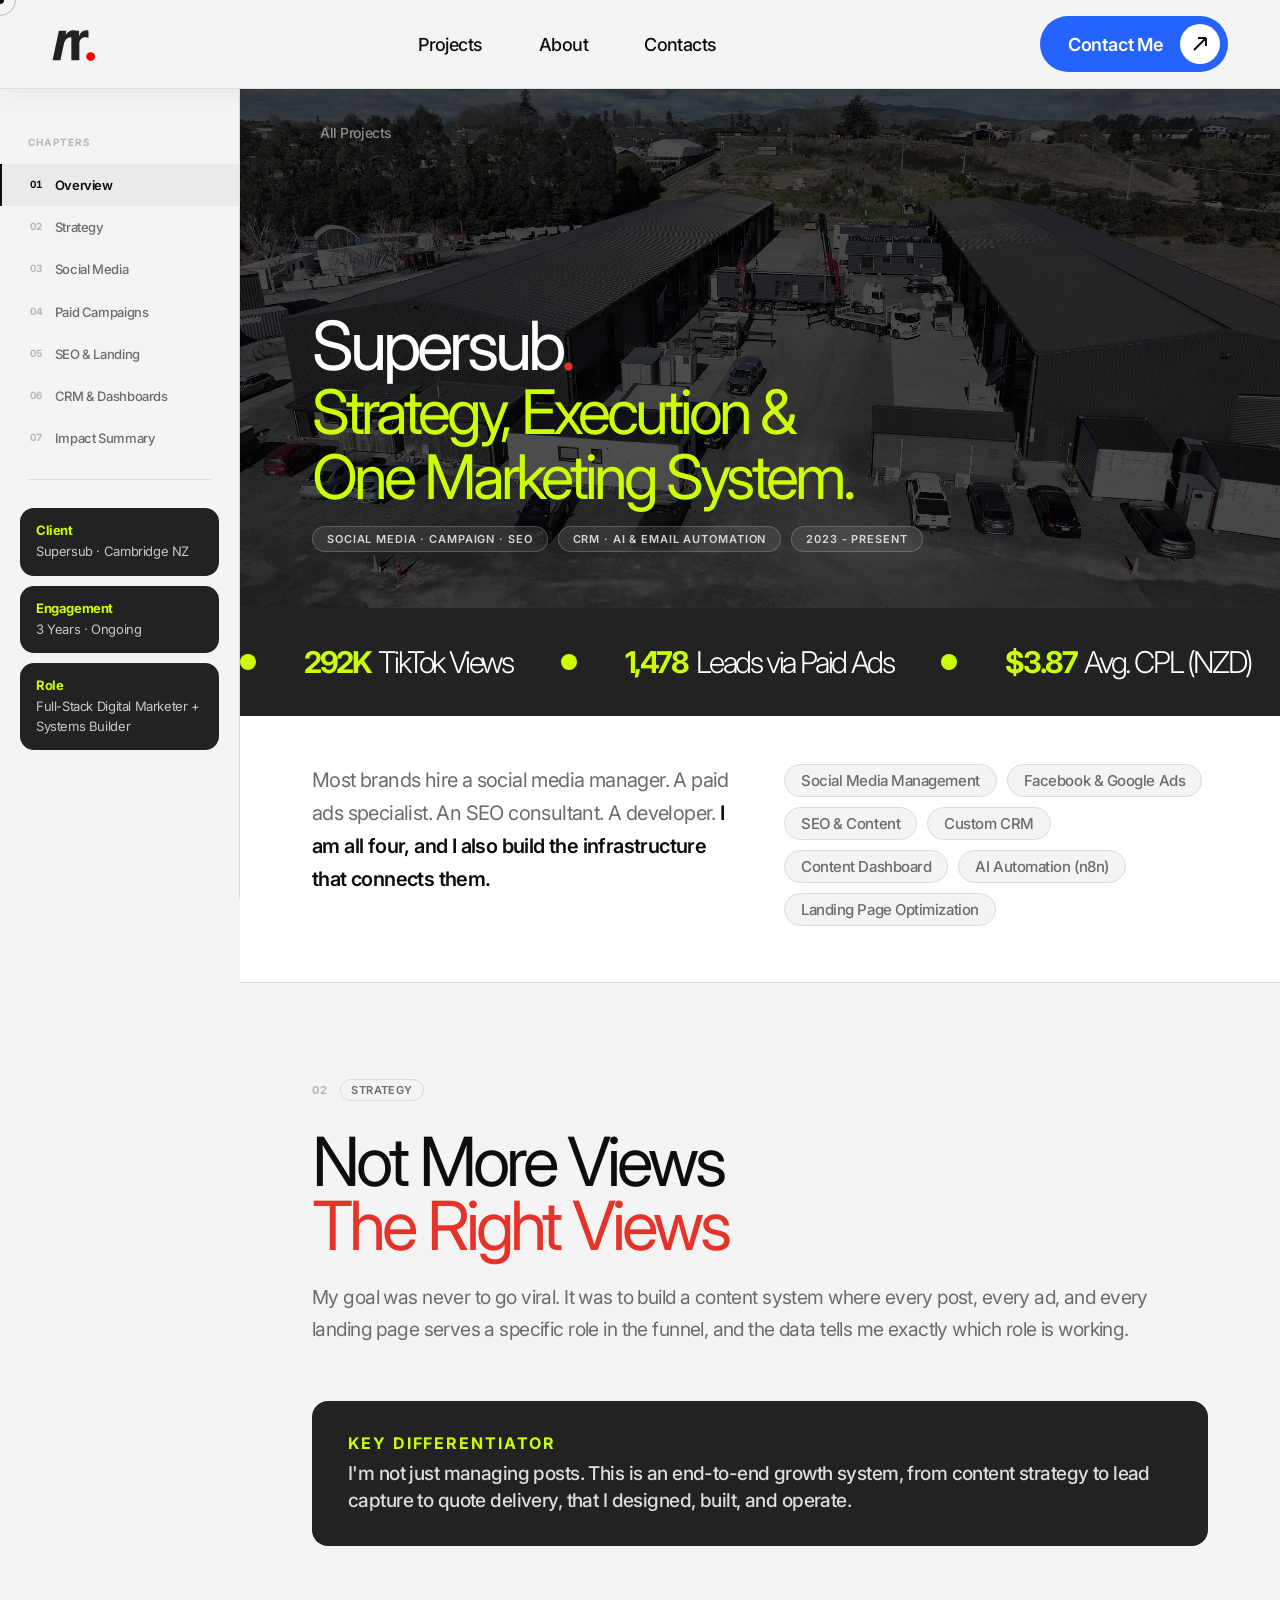
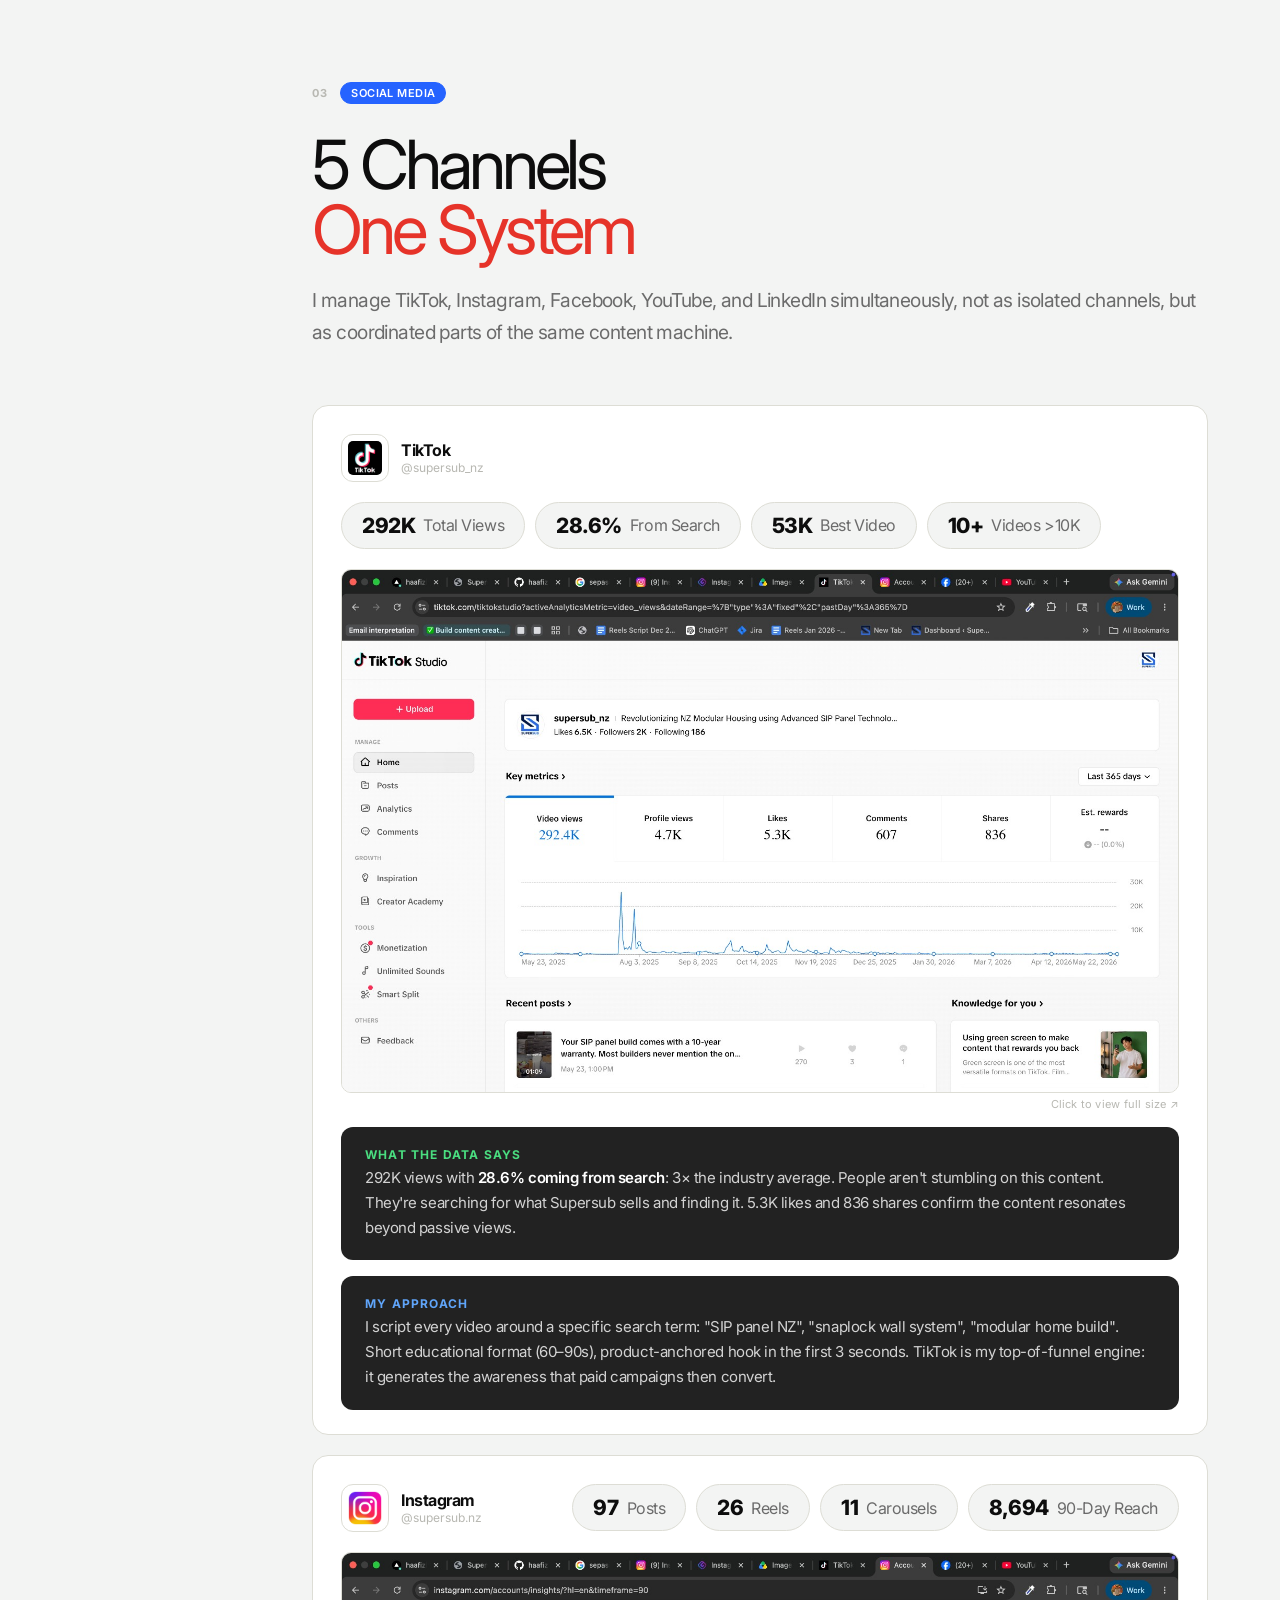
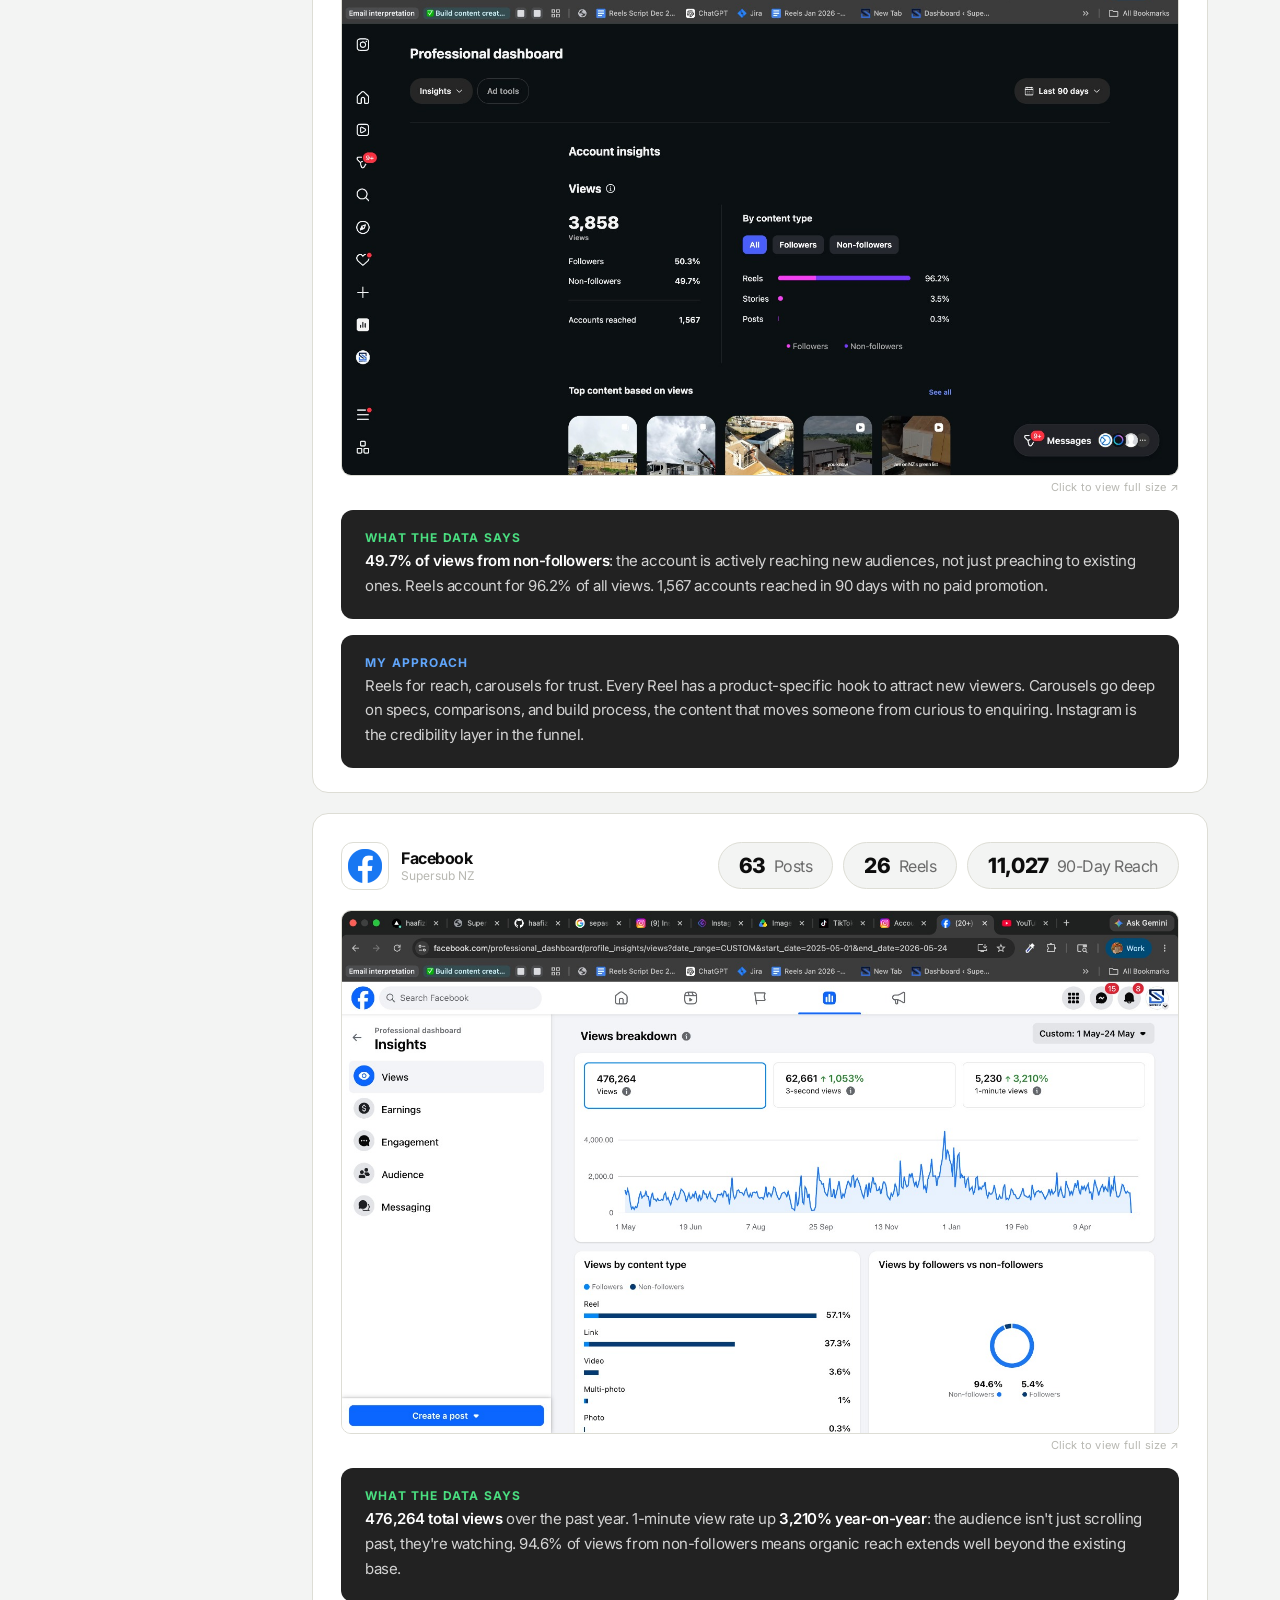
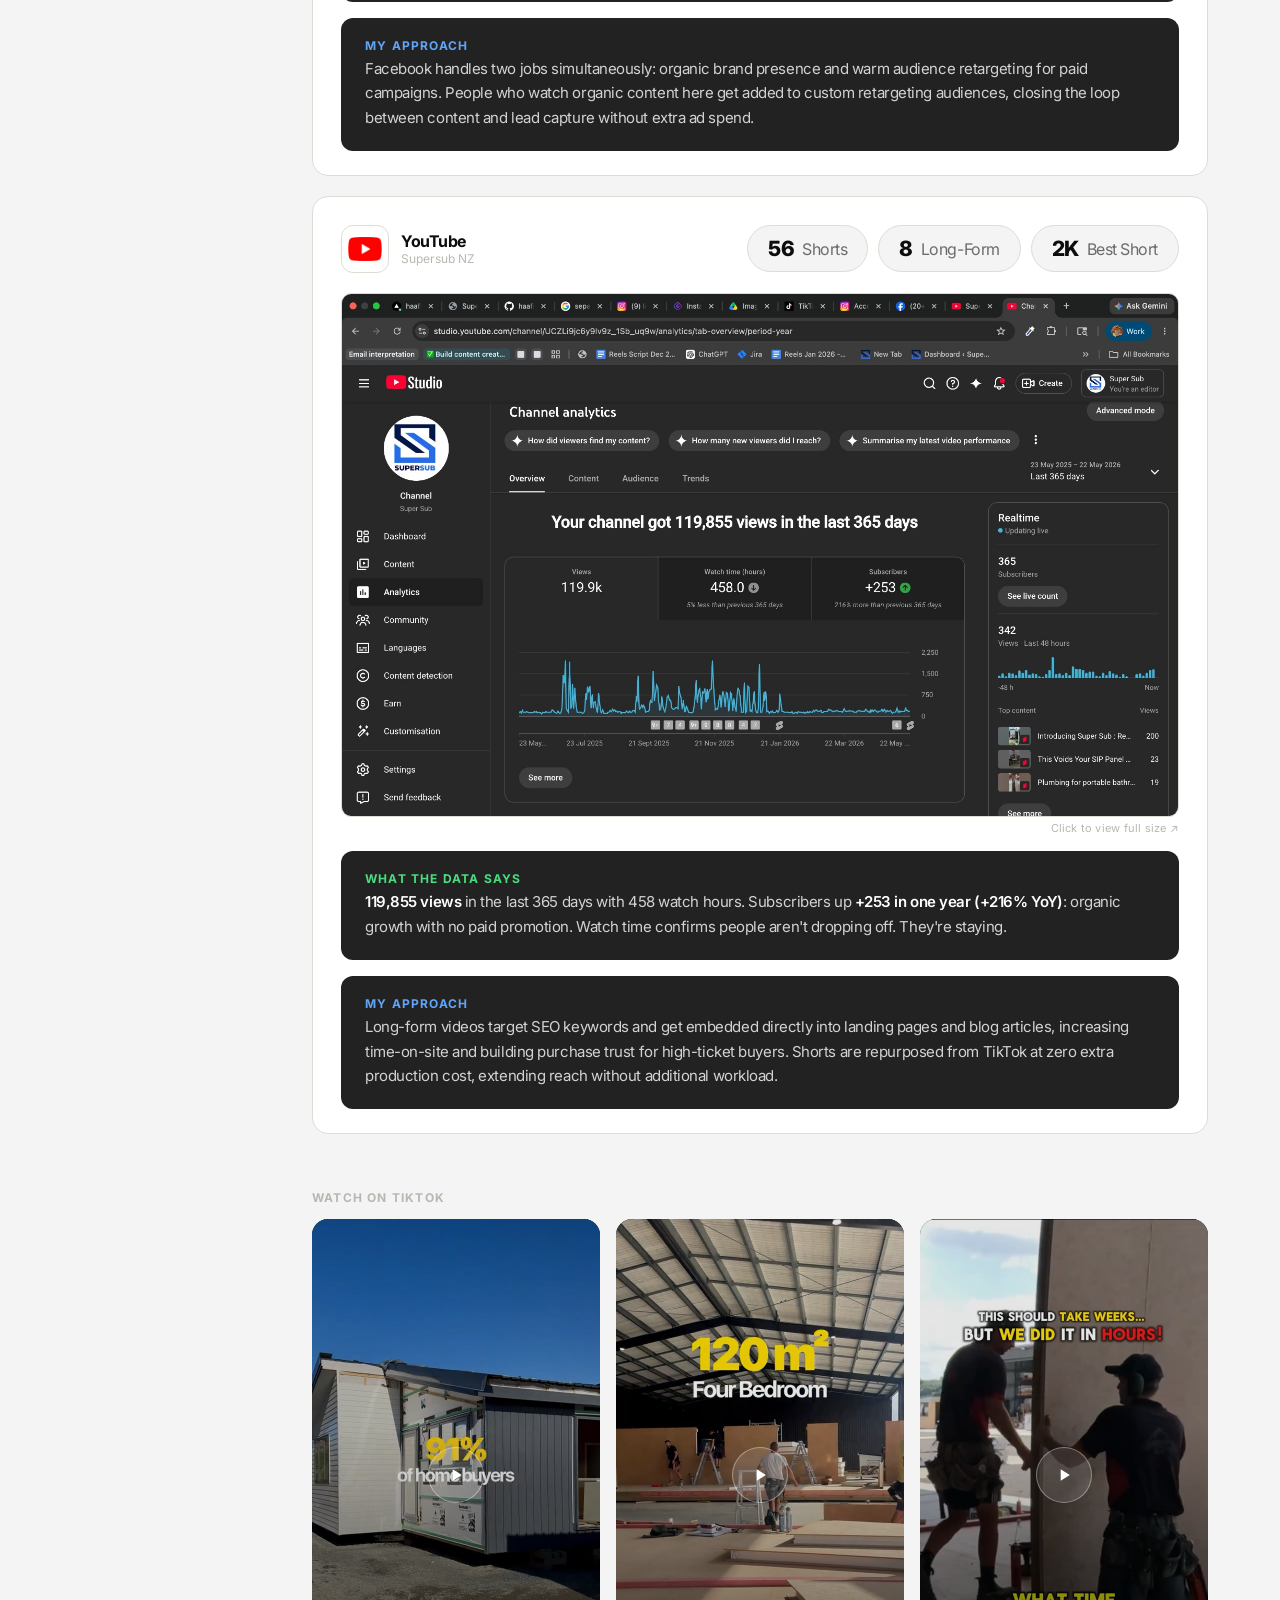
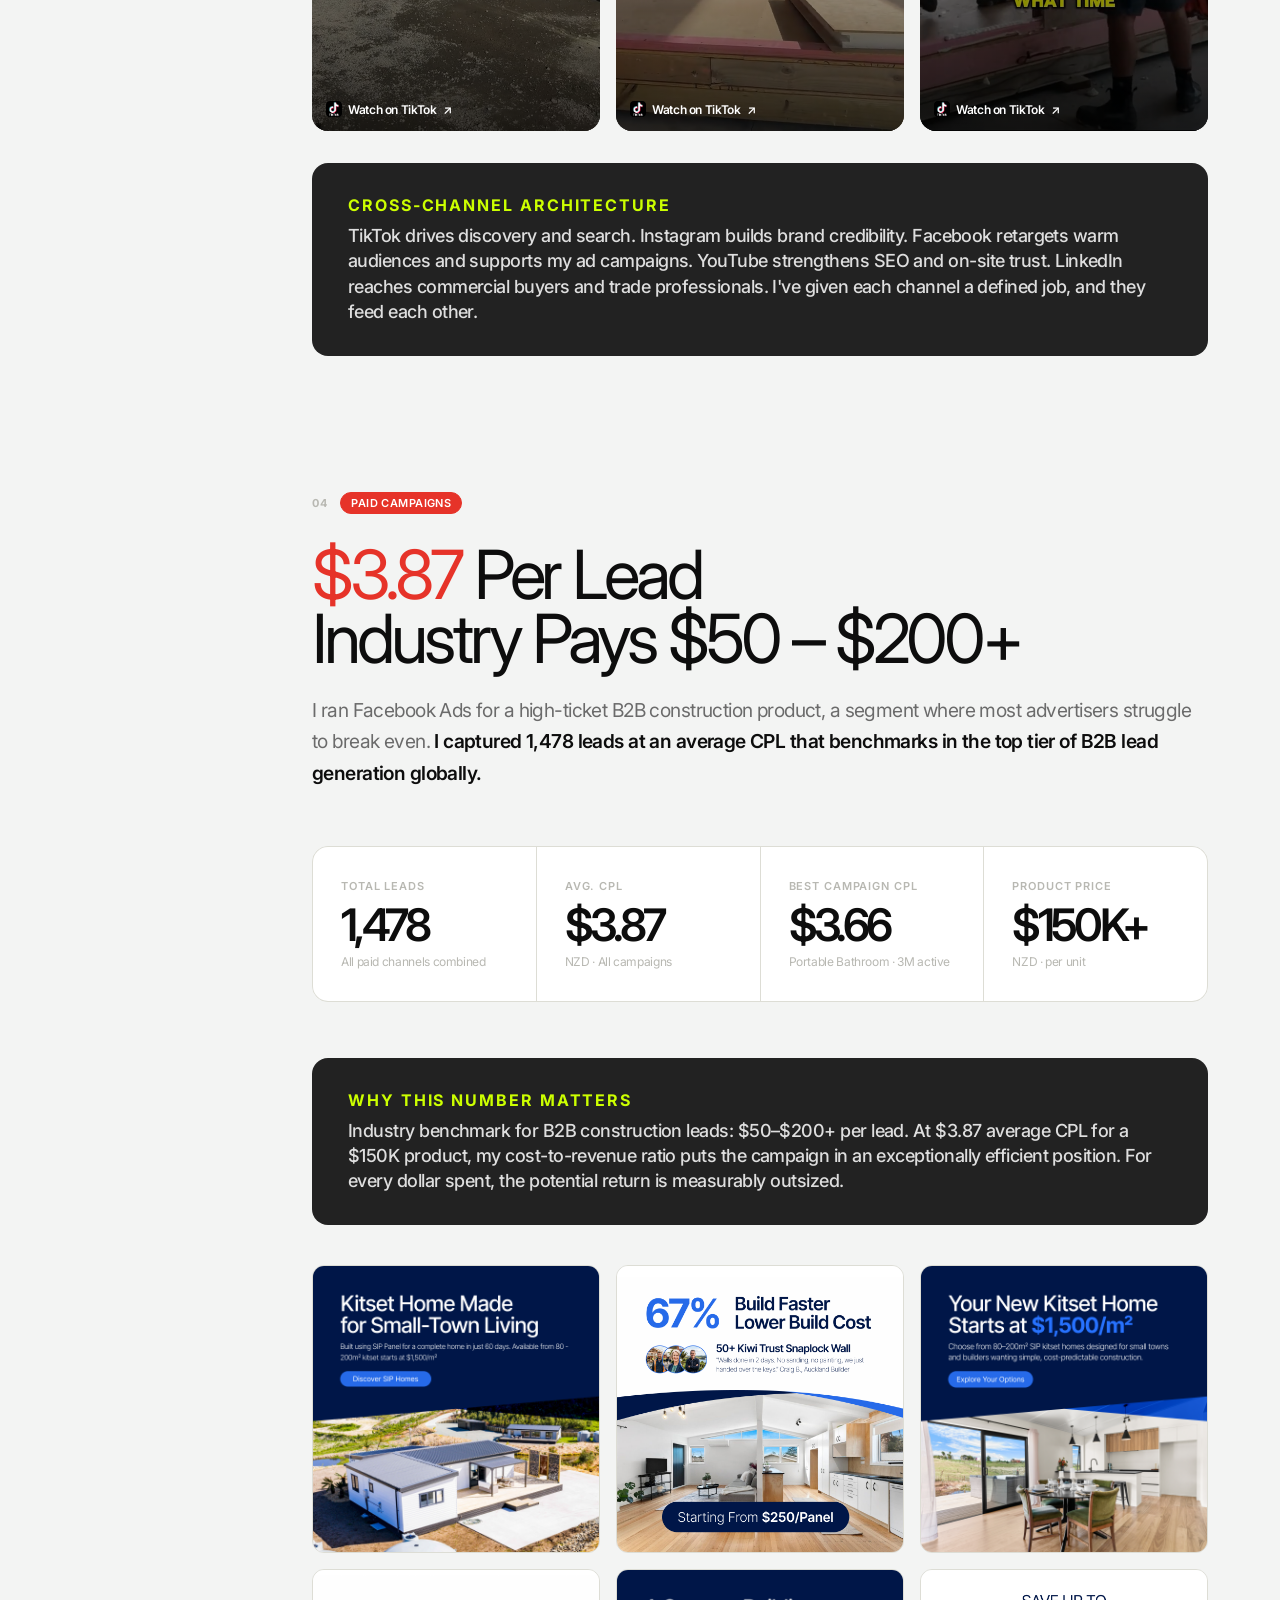
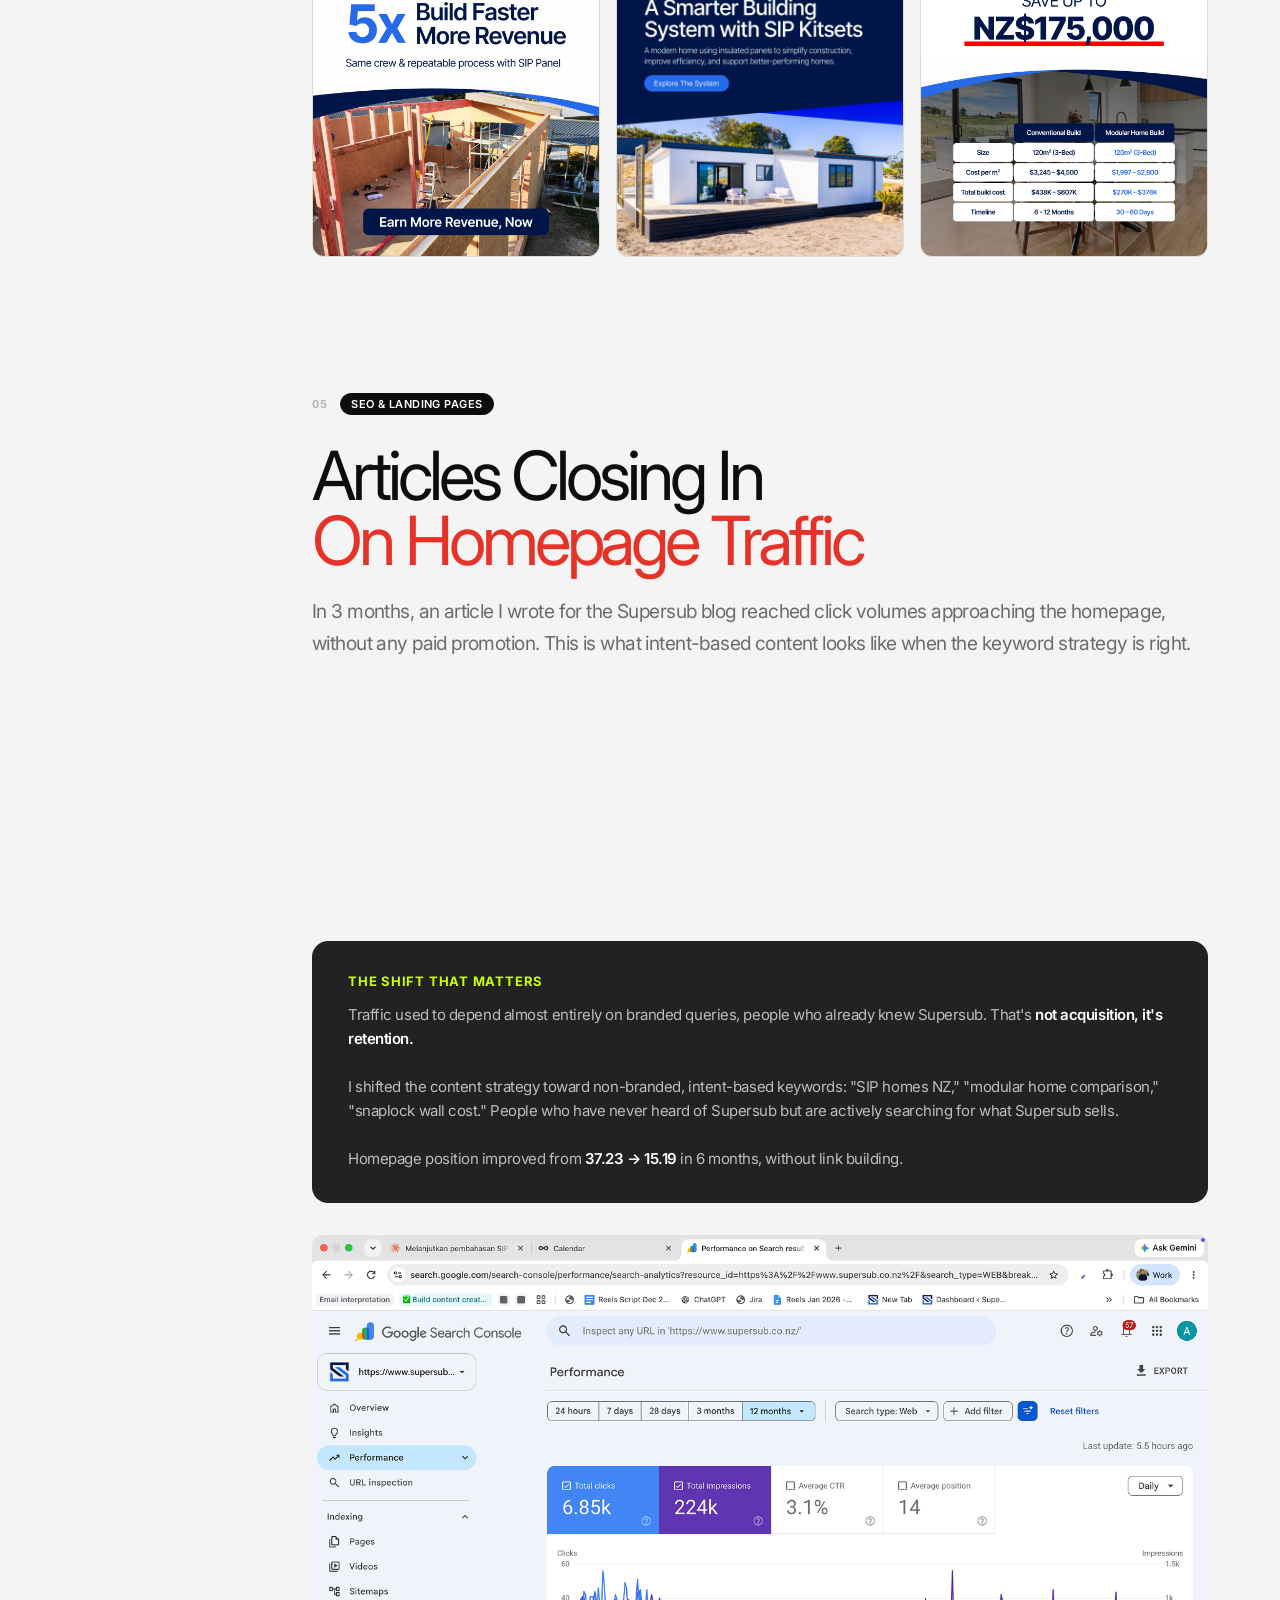
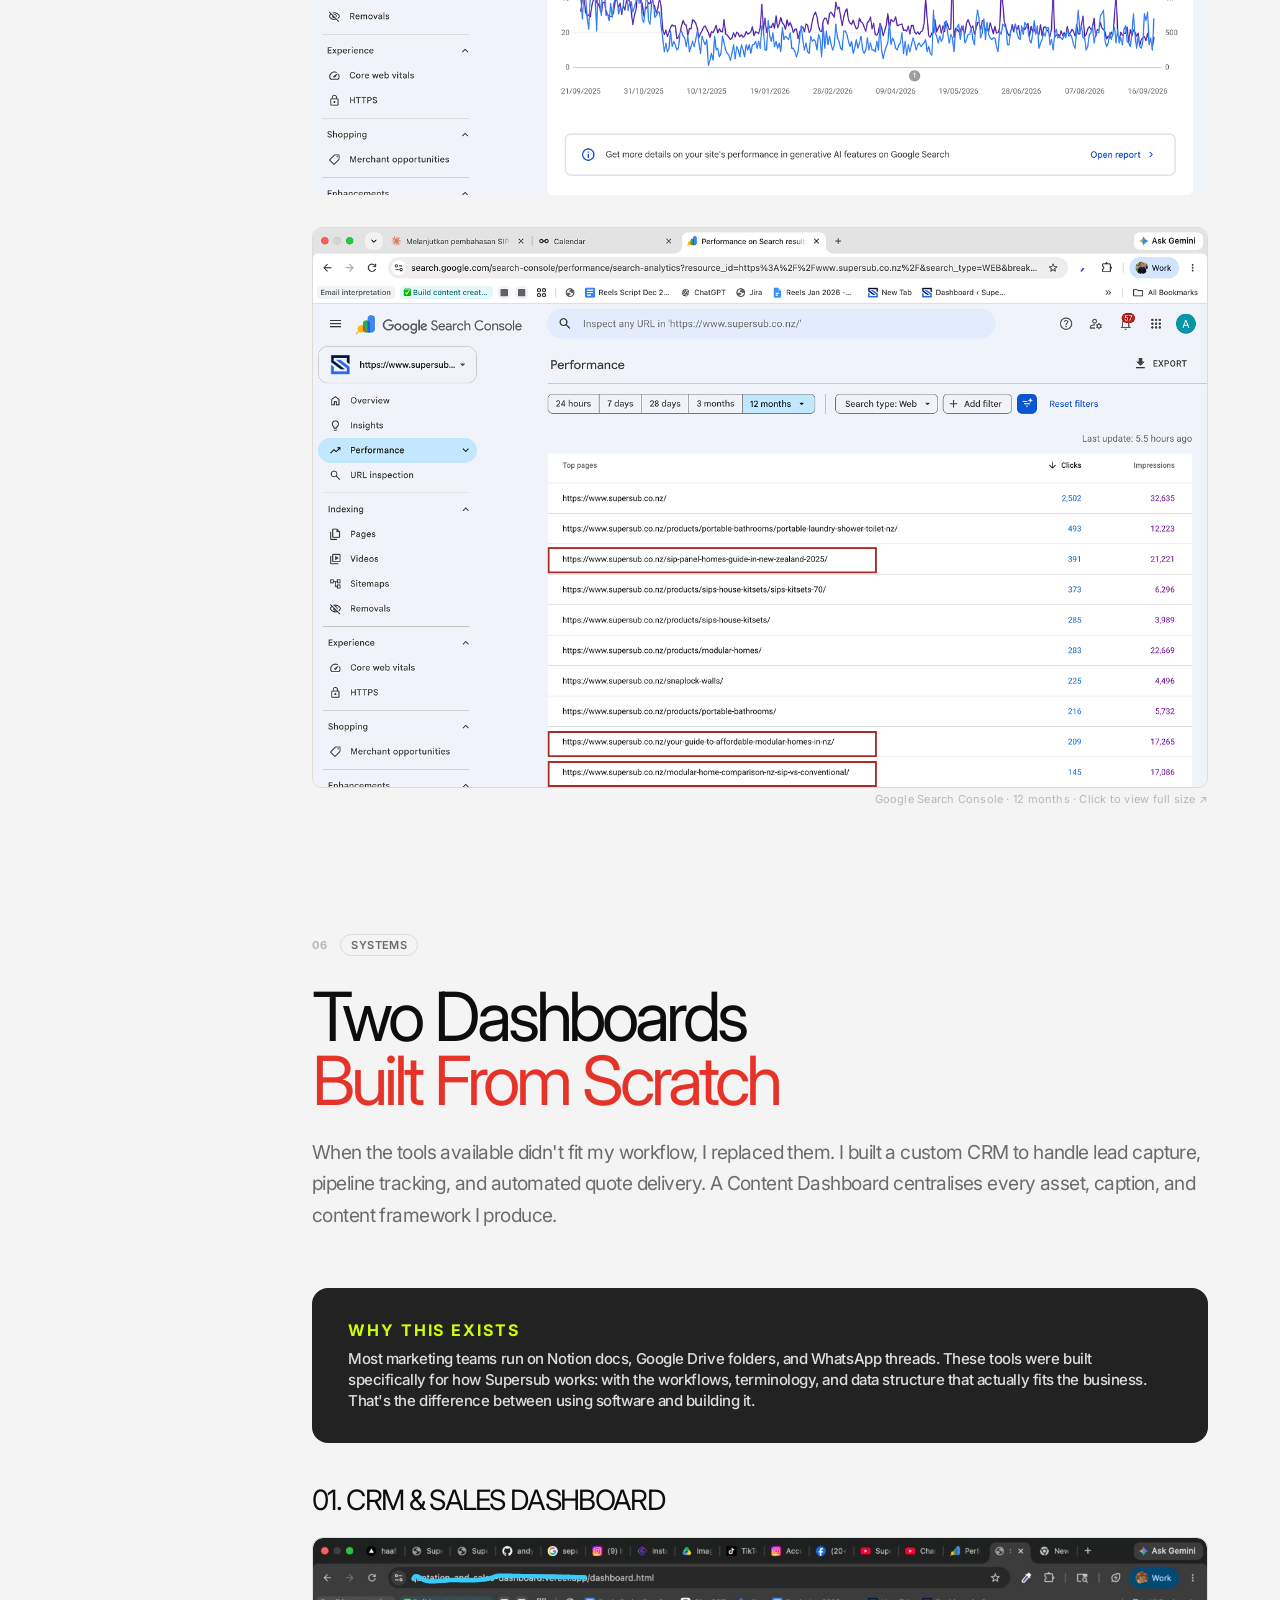
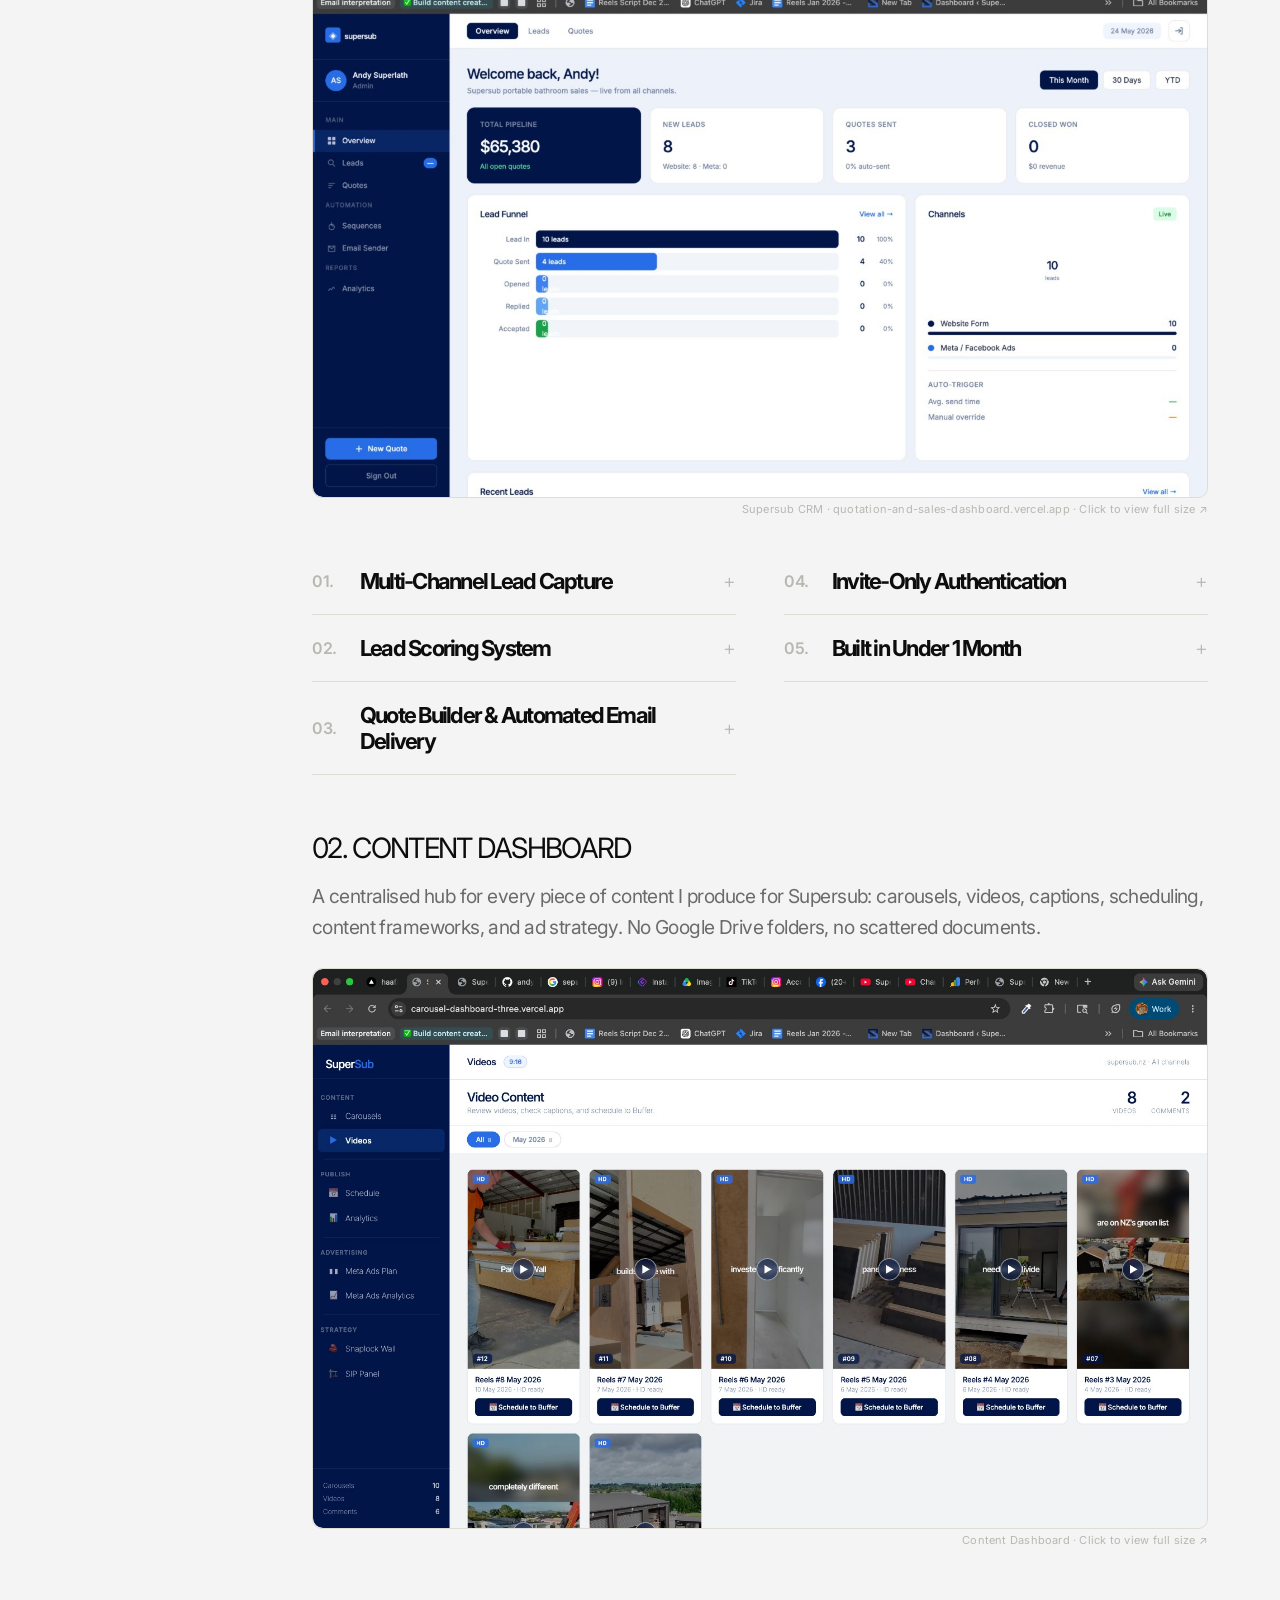
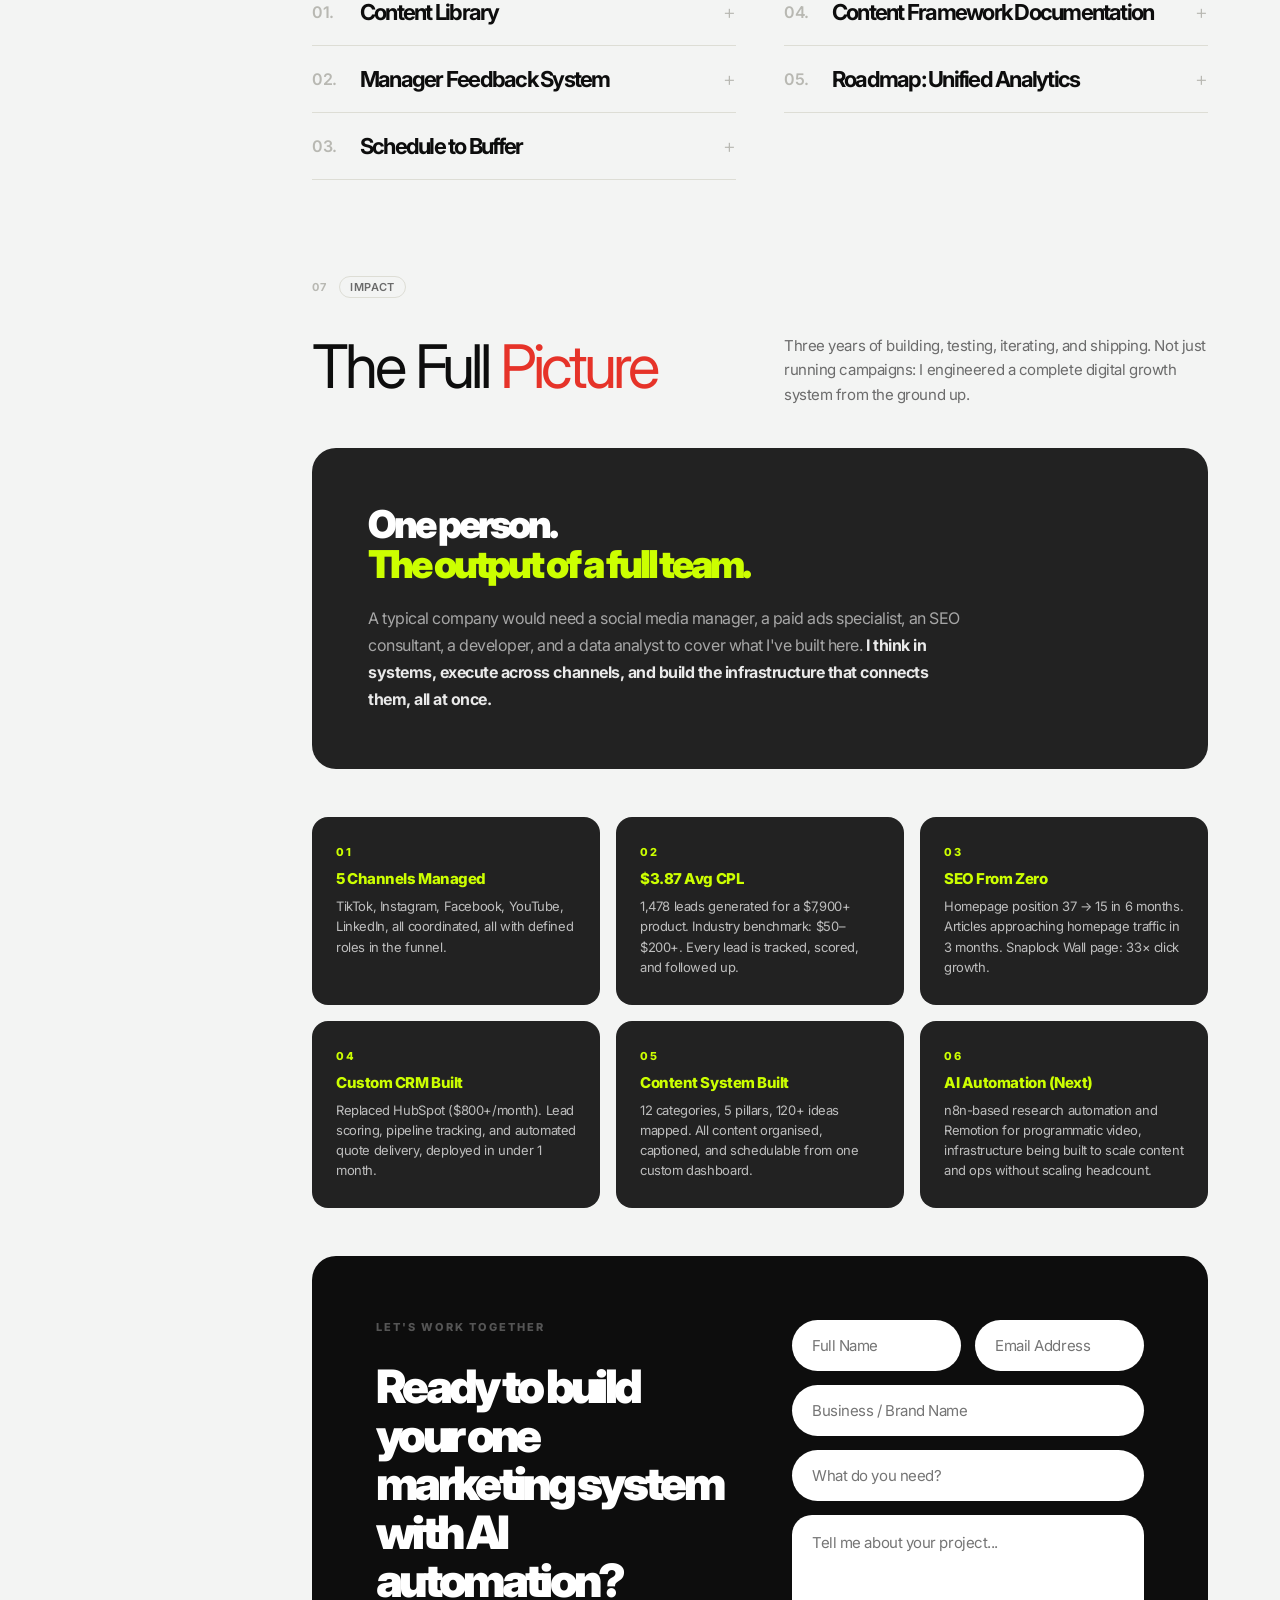
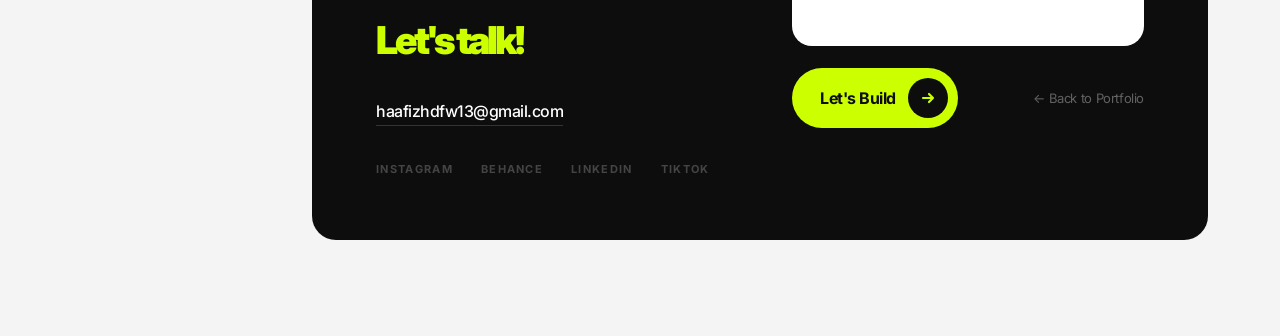
<file: supersub.html>
<!DOCTYPE html>
<html lang="en">
<head>
  <meta charset="UTF-8" />
  <meta name="viewport" content="width=device-width, initial-scale=1.0" />
  <title>Supersub, Digital Marketing Case Study · Davian Harris</title>
  <link rel="preconnect" href="https://fonts.googleapis.com" />
  <link rel="preconnect" href="https://fonts.gstatic.com" crossorigin />
  <link href="https://fonts.googleapis.com/css2?family=Inter:wght@300;400;500;600;700;800;900&display=swap" rel="stylesheet" />
  <style>

    /* ─────────────────────────────────────────────
       RESET
    ───────────────────────────────────────────── */
    *, *::before, *::after { box-sizing: border-box; margin: 0; padding: 0; }

    :root {
      --bg:    #f3f4f3;
      --black: #0d0d0d;
      --gray:  #6b6b6b;
      --lgray: #b8b8b2;
      --red:   #e63329;
      --blue:  #2563ff;
      --white: #ffffff;
      --line:  #ddddd5;

      --ls-tight:  -0.08em;
      --ls-normal: -0.03em;

      --nav-h:     88px;
      --sidebar-w: 240px;
    }

    html { scroll-behavior: smooth; }

    body {
      font-family: 'Inter', -apple-system, BlinkMacSystemFont, sans-serif;
      background: var(--bg);
      color: var(--black);
      -webkit-font-smoothing: antialiased;
      cursor: none;
    }

    /* ─────────────────────────────────────────────
       CUSTOM CURSOR
    ───────────────────────────────────────────── */
    .cur-dot {
      position: fixed; pointer-events: none; z-index: 9999;
      width: 8px; height: 8px; border-radius: 50%;
      background: var(--black);
      transform: translate(-50%, -50%);
    }
    .cur-ring {
      position: fixed; pointer-events: none; z-index: 9998;
      width: 32px; height: 32px; border-radius: 50%;
      border: 1.5px solid rgba(0,0,0,.25);
      transform: translate(-50%, -50%);
      transition: transform .5s ease, width .25s, height .25s;
    }

    /* ─────────────────────────────────────────────
       TOP NAV - matches index.html
    ───────────────────────────────────────────── */
    nav {
      position: fixed; top: 0; left: 0; right: 0; z-index: 200;
      height: var(--nav-h);
      display: flex; align-items: center;
      padding: 0 52px;
      background: var(--bg);
      box-shadow: 0 1px 0 var(--line), 0 4px 24px rgba(0,0,0,0.06);
    }
    .nav-logo {
      display: flex; align-items: center;
      margin-right: auto; text-decoration: none; flex-shrink: 0;
    }
    .nav-logo img { height: 60px; width: auto; display: block; }

    .nav-center {
      flex: 1; display: flex; justify-content: center;
      gap: 56px; list-style: none;
    }
    .nav-center a {
      font-size: 18px; font-weight: 500; letter-spacing: var(--ls-normal);
      color: var(--black); text-decoration: none; transition: opacity .2s;
    }
    .nav-center a:hover { opacity: .45; }

    .nav-right { display: flex; align-items: center; gap: 32px; flex-shrink: 0; }
    .nav-btn {
      display: inline-flex; align-items: center;
      gap: 0; padding: 8px 8px 8px 28px;
      background: var(--blue); color: var(--white);
      font-size: 18px; font-weight: 600; letter-spacing: -0.01em;
      text-decoration: none; border-radius: 100px;
      transition: background .2s, transform .15s; white-space: nowrap;
    }
    .nav-btn:hover { background: #1a4de0; transform: scale(1.03); }
    .nav-btn-icon {
      display: flex; align-items: center; justify-content: center;
      width: 40px; height: 40px; background: var(--white);
      border-radius: 50%; margin-left: 16px; flex-shrink: 0;
      transition: transform .2s;
    }
    .nav-btn:hover .nav-btn-icon { transform: rotate(45deg); }
    .nav-btn-icon svg { width: 18px; height: 18px; color: var(--black); }

    /* ─────────────────────────────────────────────
       LAYOUT - sidebar + content
    ───────────────────────────────────────────── */
    .layout {
      display: flex;
      padding-top: var(--nav-h);
      min-height: 100vh;
    }

    /* ─── SIDEBAR ─── */
    .sidebar {
      position: fixed;
      top: var(--nav-h);
      left: 0;
      width: var(--sidebar-w);
      height: calc(100vh - var(--nav-h));
      overflow-y: auto;
      border-right: 1px solid var(--line);
      padding: 48px 0 48px 0;
      display: flex; flex-direction: column;
      background: var(--bg);
      z-index: 100;
    }
    .sidebar-label {
      font-size: 10px; font-weight: 700;
      letter-spacing: 0.12em;
      color: var(--lgray);
      text-transform: uppercase;
      padding: 0 28px;
      margin-bottom: 16px;
    }
    .sidebar-nav { list-style: none; }
    .sidebar-nav li { display: block; }
    .sidebar-nav a {
      display: flex; align-items: flex-start; gap: 12px;
      padding: 12px 28px;
      font-size: 13px; font-weight: 500;
      color: var(--gray);
      text-decoration: none;
      letter-spacing: var(--ls-normal);
      border-left: 2px solid transparent;
      transition: color .2s, border-color .2s, background .2s;
      line-height: 1.4;
    }
    .sidebar-nav a:hover {
      color: var(--black);
      background: rgba(0,0,0,.035);
    }
    .sidebar-nav a.active {
      color: var(--black);
      border-left-color: var(--black);
      background: rgba(0,0,0,.04);
      font-weight: 600;
    }
    .sidebar-num {
      font-size: 10px;
      font-weight: 700;
      color: var(--lgray);
      margin-top: 1px;
      flex-shrink: 0;
      font-variant-numeric: tabular-nums;
      letter-spacing: 0.04em;
    }
    .sidebar-nav a.active .sidebar-num { color: var(--black); }

    .sidebar-divider {
      height: 1px;
      background: var(--line);
      margin: 20px 28px;
    }
    .sidebar-meta {
      padding: 0 20px;
      margin-top: 8px;
      display: flex;
      flex-direction: column;
      gap: 10px;
    }
    .sidebar-meta-box {
      padding: 14px 16px;
      border-radius: 14px;
      background: #222222;
    }
    .sidebar-meta-box strong {
      display: block;
      font-size: 13px;
      font-weight: 700;
      letter-spacing: var(--ls-normal);
      margin-bottom: 4px;
      color: #CCFF00;
    }
    .sidebar-meta-box p {
      font-size: 13px;
      line-height: 1.5;
      letter-spacing: var(--ls-normal);
      color: rgba(255,255,255,.75);
    }

    /* ─── MAIN CONTENT ─── */
    .main {
      margin-left: var(--sidebar-w);
      flex: 1;
      min-width: 0;
    }

    /* ─────────────────────────────────────────────
       SECTION BASE STYLES
    ───────────────────────────────────────────── */
    .chapter {
      padding: 96px 72px 96px 72px;
      border-bottom: 1px solid var(--line);
    }
    .chapter:last-child { border-bottom: none; }

    .ch-eyebrow {
      display: flex; align-items: center; gap: 12px;
      margin-bottom: 28px;
    }
    .ch-num {
      font-size: 11px; font-weight: 700;
      color: var(--lgray); letter-spacing: 0.1em;
      text-transform: uppercase;
    }
    .ch-tag {
      font-size: 11px; font-weight: 600;
      padding: 3px 10px;
      border: 1px solid var(--line);
      border-radius: 100px;
      color: var(--gray);
      letter-spacing: 0.04em;
      text-transform: uppercase;
    }
    .ch-tag.red { background: var(--red); color: var(--white); border-color: var(--red); }
    .ch-tag.blue { background: var(--blue); color: var(--white); border-color: var(--blue); }
    .ch-tag.green { background: var(--black); color: var(--white); border-color: var(--black); }

    .ch-title {
      font-size: clamp(38px, 5.3vw, 78px);
      font-weight: 400;
      letter-spacing: -0.06em;
      line-height: 0.95;
      color: var(--black);
      margin-bottom: 24px;
    }
    .ch-title em {
      font-style: normal;
      color: var(--red);
    }

    .ch-lead {
      font-size: clamp(16px, 1.5vw, 20px);
      font-weight: 400;
      color: var(--gray);
      line-height: 1.65;
      letter-spacing: var(--ls-normal);
      max-width: 640px;
      margin-bottom: 56px;
    }
    .ch-lead strong {
      color: var(--black);
      font-weight: 600;
    }

    /* ─────────────────────────────────────────────
       STAT GRIDS
    ───────────────────────────────────────────── */
    .stat-grid {
      display: grid;
      gap: 1px;
      background: var(--line);
      border: 1px solid var(--line);
      border-radius: 16px;
      overflow: hidden;
      margin-bottom: 56px;
    }
    .stat-grid-2 { grid-template-columns: 1fr 1fr; }
    .stat-grid-3 { grid-template-columns: 1fr 1fr 1fr; }
    .stat-grid-4 { grid-template-columns: repeat(4, 1fr); }

    .stat-cell {
      background: var(--white);
      padding: 32px 28px;
    }
    .stat-cell.dark {
      background: #222222;
      color: var(--white);
    }
    .stat-label {
      font-size: 11px; font-weight: 600;
      letter-spacing: 0.08em;
      text-transform: uppercase;
      color: var(--lgray);
      margin-bottom: 10px;
    }
    .stat-cell.dark .stat-label { color: rgba(255,255,255,.45); }
    .stat-value {
      font-size: clamp(28px, 3.5vw, 48px);
      font-weight: 900;
      letter-spacing: var(--ls-tight);
      color: var(--black);
      line-height: 1;
      margin-bottom: 6px;
    }
    .stat-cell.dark .stat-value { color: #CCFF00; }
    .stat-value .stat-red { color: var(--red); }
    .stat-value .stat-blue { color: var(--blue); }
    .stat-note {
      font-size: 12px;
      color: var(--lgray);
      font-weight: 400;
      letter-spacing: var(--ls-normal);
    }
    .stat-cell.dark .stat-note { color: rgba(255,255,255,.35); }

    /* ─────────────────────────────────────────────
       CONTENT BLOCKS
    ───────────────────────────────────────────── */
    .content-cols {
      display: grid;
      grid-template-columns: 1fr 1fr;
      gap: 48px;
      margin-bottom: 56px;
    }
    .content-cols.thirds {
      grid-template-columns: 1fr 1fr 1fr;
      gap: 32px;
    }

    .block-title {
      font-size: 13px; font-weight: 700;
      letter-spacing: 0.06em;
      text-transform: uppercase;
      color: var(--black);
      margin-bottom: 14px;
      display: flex; align-items: center; gap: 8px;
    }
    .block-title::before {
      content: '';
      display: block; width: 20px; height: 2px;
      background: var(--red);
      flex-shrink: 0;
    }

    .block-body {
      font-size: 15px;
      color: var(--gray);
      line-height: 1.7;
      letter-spacing: var(--ls-normal);
    }
    .block-body strong { color: var(--black); font-weight: 600; }
    .block-body em { font-style: italic; color: var(--gray); }

    /* dark content box */
    .dark-box {
      background: #222222;
      border-radius: 16px;
      padding: 32px 36px;
    }
    .dark-box .block-title { color: #CCFF00; }
    .dark-box .block-title::before { display: none; }
    .block-title.no-line::before { display: none; }
    .dark-box .block-body { color: rgba(255,255,255,.7); font-size: 21px; line-height: 1.6; }
    .dark-box .block-body strong { color: #ffffff; }
    .dark-box .block-body em { color: rgba(255,255,255,.6); }

    /* ─────────────────────────────────────────────
       FEATURE 2-COL GRID (CRM & Content Dashboard)
    ───────────────────────────────────────────── */
    .feature-2col { display:grid; grid-template-columns:1fr 1fr; gap:20px; margin-top:24px; }
    .feature-2col-item { background:#222222; border-radius:16px; padding:28px 32px; }
    .feature-2col-num { font-size:11px; font-weight:800; letter-spacing:0.14em; color:#CCFF00; margin-bottom:10px; }
    .feature-2col-title { font-size:18px; font-weight:700; letter-spacing:var(--ls-tight); color:#CCFF00; margin-bottom:12px; line-height:1.3; }
    .feature-2col-desc { font-size:15px; color:rgba(255,255,255,.7); line-height:1.65; }
    .feature-2col-desc strong { color:#ffffff; }

    /* ── Role list (accordion style, matches pepsodent.html "My Contribution") ── */
    .role-list {
      display: grid;
      grid-template-columns: 1fr 1fr;
      grid-template-rows: repeat(3, auto);
      grid-auto-flow: column;
      column-gap: 48px;
      margin-top: 24px;
      margin-bottom: 0;
    }
    .role-row {
      border-bottom: 1px solid var(--line);
      cursor: pointer;
      overflow: hidden;
    }
    .role-row:nth-child(1),
    .role-row:nth-child(4) { border-top: none; }
    .role-row-head {
      display: flex; align-items: center; gap: 16px;
      padding: 20px 0;
      transition: padding-left 0.2s;
    }
    .role-row:hover .role-row-head { padding-left: 8px; }
    .role-row-head::after {
      content: '+'; color: var(--lgray);
      font-size: 20px; font-weight: 300;
      flex-shrink: 0;
      transition: transform 0.25s;
    }
    .role-row.open .role-row-head::after { transform: rotate(45deg); }
    .role-icon { font-size: 16px; font-weight: 600; letter-spacing: var(--ls-normal); color: var(--lgray); flex-shrink: 0; width: 32px; }
    .role-title { font-size: 22px; font-weight: 700; letter-spacing: var(--ls-tight); color: var(--black); flex: 1 1 auto; margin-bottom: 0; }
    .role-desc-wrap {
      max-height: 0; overflow: hidden;
      transition: max-height 0.35s ease, padding-bottom 0.35s ease;
      padding-bottom: 0; padding-left: 44px;
    }
    .role-row.open .role-desc-wrap { max-height: 300px; padding-bottom: 20px; }
    .role-desc { font-size: 19px; color: var(--gray); line-height: 1.6; letter-spacing: var(--ls-normal); }
    .role-desc strong { color: var(--black); font-weight: 600; }
    @media (max-width: 720px) {
      .role-list { grid-template-columns: 1fr; grid-template-rows: none; grid-auto-flow: row; column-gap: 0; }
      .role-row:nth-child(4) { border-top: 1px solid var(--line); }
      .role-icon { font-size: 13px; width: 24px; }
      .role-title { font-size: 16px; font-weight: 500; }
      .role-desc { font-size: 14px; }
    }

    /* ─────────────────────────────────────────────
       CHANNEL CARDS
    ───────────────────────────────────────────── */
    .channel-grid {
      display: grid;
      grid-template-columns: 1fr;
      gap: 20px;
      margin-bottom: 56px;
    }
    .channel-card {
      background: var(--white);
      border: 1px solid var(--line);
      border-radius: 16px;
      padding: 28px 28px 24px;
      transition: box-shadow .2s;
    }
    .channel-card:hover { box-shadow: 0 8px 32px rgba(0,0,0,.06); }

    .channel-top {
      display: flex; align-items: center; gap: 12px;
      margin-bottom: 20px;
    }
    .channel-icon {
      width: 40px; height: 40px; border-radius: 10px;
      display: flex; align-items: center; justify-content: center;
      font-size: 20px;
      flex-shrink: 0;
    }
    .channel-icon-img {
      width: 48px; height: 48px; border-radius: 12px;
      object-fit: contain; flex-shrink: 0;
      background: var(--white); border: 1.5px solid var(--line);
      padding: 6px;
    }
    .channel-stats-inline {
      display: flex; align-items: stretch; flex-wrap: wrap; gap: 12px;
      border: 1.5px solid var(--line); border-radius: 100px;
      padding: 0 26px; font-size: 16px; color: var(--gray);
      letter-spacing: var(--ls-normal);
    }
    .channel-stats-inline > span:not(.ch-stats-sep) {
      display: flex; align-items: center; gap: 8px;
      padding: 14px 0;
    }
    .channel-stats-inline strong {
      font-size: 24px; font-weight: 800; color: var(--black);
      letter-spacing: -0.04em;
    }
    .channel-stats-inline .ch-stats-sep {
      width: 1.5px; align-self: stretch;
      background: var(--line);
      flex-shrink: 0;
    }
    .channel-stat-pills {
      display: flex; flex-wrap: wrap; gap: 10px;
    }
    .channel-stat-pill {
      display: flex; align-items: center; gap: 8px;
      padding: 10px 20px;
      background: var(--bg);
      border: 1px solid var(--line);
      border-radius: 100px;
      font-size: 16px; color: var(--gray);
      letter-spacing: var(--ls-normal);
    }
    .channel-stat-pill strong {
      font-size: 21px; font-weight: 800; color: var(--black);
      letter-spacing: -0.02em;
    }
    .channel-name {
      font-size: 16px; font-weight: 700;
      letter-spacing: var(--ls-normal);
      color: var(--black);
    }
    .channel-sub {
      font-size: 12px; color: var(--lgray);
      font-weight: 400;
    }

    .channel-metrics {
      display: flex; flex-wrap: wrap; gap: 16px;
    }
    .ch-metric {
      display: flex; flex-direction: column; gap: 2px;
    }
    .ch-metric-val {
      font-size: 22px; font-weight: 800;
      letter-spacing: -0.05em;
      color: var(--black);
    }
    .ch-metric-lbl {
      font-size: 11px; color: var(--lgray);
      font-weight: 500; letter-spacing: 0.03em;
    }

    .channel-highlight {
      margin-top: 18px;
      padding: 12px 16px;
      background: var(--bg);
      border-radius: 10px;
      font-size: 12px;
      color: var(--gray);
      line-height: 1.5;
      letter-spacing: var(--ls-normal);
    }
    .channel-highlight strong { color: var(--black); }

    .channel-screenshot {
      margin-top: 16px;
      border-radius: 10px;
      overflow: hidden;
      border: 1px solid var(--line);
      display: block;
      cursor: zoom-in;
      transition: opacity .2s;
    }
    .channel-screenshot:hover { opacity: .88; }
    .channel-screenshot img {
      width: 100%;
      display: block;
    }
    .tiktok-showcase {
      margin-top: 32px;
    }
    .tiktok-showcase-label {
      font-size: 12px; font-weight: 700;
      letter-spacing: 0.1em; text-transform: uppercase;
      color: var(--lgray);
      margin-bottom: 14px;
    }
    .tiktok-video-grid {
      display: grid;
      grid-template-columns: repeat(3, 1fr);
      gap: 16px;
    }
    .tiktok-video-card {
      position: relative;
      aspect-ratio: 9 / 16;
      border-radius: 16px;
      overflow: hidden;
      background: linear-gradient(160deg, #1a1a1a, #000);
      display: flex; align-items: center; justify-content: center;
      text-decoration: none;
      transition: opacity .2s, transform .2s;
    }
    .tiktok-video-card:hover { opacity: .88; transform: translateY(-2px); }
    .tiktok-video-card .tv-cover {
      position: absolute; inset: 0;
      width: 100%; height: 100%;
      object-fit: cover;
    }
    .tiktok-video-card .tv-overlay {
      position: absolute; inset: 0;
      background: linear-gradient(180deg, rgba(0,0,0,.1) 40%, rgba(0,0,0,.7) 100%);
    }
    .tiktok-video-card .tv-play {
      position: relative; z-index: 1;
      width: 56px; height: 56px;
      border-radius: 50%;
      background: rgba(255,255,255,.12);
      border: 1.5px solid rgba(255,255,255,.35);
      display: flex; align-items: center; justify-content: center;
    }
    .tiktok-video-card .tv-play svg { width: 20px; height: 20px; }
    .tiktok-video-card .tv-label {
      position: absolute; z-index: 1; left: 14px; right: 14px; bottom: 14px;
      color: #fff; font-size: 12px; font-weight: 600;
      letter-spacing: var(--ls-normal);
      display: flex; align-items: center; gap: 6px;
    }
    .pc-gallery {
      display: grid;
      grid-template-columns: repeat(3, 1fr);
      gap: 16px;
      margin-bottom: 40px;
    }
    .pc-gallery img {
      width: 100%;
      aspect-ratio: 1 / 1;
      object-fit: cover;
      border-radius: 12px;
      border: 1px solid var(--line);
      display: block;
    }
    .channel-screenshot-hint {
      font-size: 11px;
      color: var(--lgray);
      text-align: right;
      margin-top: 4px;
      letter-spacing: 0.02em;
    }

    .channel-analysis {
      margin-top: 16px;
      border-top: 1px solid var(--line);
      padding-top: 16px;
    }
    .channel-analysis.no-divider {
      border-top: none;
      padding-top: 0;
    }
    .ca-row {
      display: grid;
      grid-template-columns: 1fr 1fr;
      gap: 24px;
    }
    .ca-row.stacked {
      display: flex; flex-direction: column; gap: 16px;
    }
    .ca-block {}
    .ca-block.dark {
      background: #222222;
      border-radius: 12px;
      padding: 20px 24px;
    }
    .ca-label {
      font-size: 10px; font-weight: 700;
      letter-spacing: 0.1em; text-transform: uppercase;
      color: var(--lgray);
      margin-bottom: 4px;
    }
    .ca-label.green { color: #16a34a; }
    .ca-label.blue  { color: var(--blue); }
    .ca-block.dark .ca-label.green { color: #4ade80; }
    .ca-block.dark .ca-label.blue  { color: #60a5fa; }
    .ca-block.dark .ca-label { font-size: 12px; }
    .ca-text {
      font-size: 12px; color: var(--gray);
      line-height: 1.6; letter-spacing: var(--ls-normal);
    }
    .ca-text strong { color: var(--black); font-weight: 600; }
    .ca-block.dark .ca-text { color: rgba(255,255,255,.8); font-size: 15px; line-height: 1.65; }
    .ca-block.dark .ca-text strong { color: #fff; }

    /* ─────────────────────────────────────────────
       INSIGHT CALLOUT
    ───────────────────────────────────────────── */
    .insight {
      border-left: 3px solid var(--red);
      padding: 20px 24px;
      background: rgba(230,51,41,.04);
      border-radius: 0 12px 12px 0;
      margin-bottom: 40px;
    }
    .insight-label {
      font-size: 10px; font-weight: 700;
      letter-spacing: 0.12em; text-transform: uppercase;
      color: var(--red); margin-bottom: 8px;
    }
    .insight-text {
      font-size: 15px;
      color: var(--black);
      font-weight: 500;
      line-height: 1.6;
      letter-spacing: var(--ls-normal);
    }

    .insight.blue-accent {
      border-left-color: var(--blue);
      background: rgba(37,99,255,.04);
    }
    .insight.blue-accent .insight-label { color: var(--blue); }

    .insight.dark {
      background: #222222;
      border-left: none;
      border-radius: 16px;
      padding: 32px 36px;
    }
    .insight.dark .insight-label { color: #CCFF00; font-size: 16px; }
    .insight.dark .insight-text {
      font-size: 31px;
      color: rgba(255,255,255,.85);
      line-height: 1.4;
      letter-spacing: -0.03em;
    }

    /* ─── 2-col chapter header ─── */
    .ch-header-2col {
      display: grid;
      grid-template-columns: 1fr 1fr;
      gap: 48px;
      align-items: center;
      margin-bottom: 40px;
    }
    .ch-header-2col .ch-title { margin-bottom: 0; font-size: clamp(32px, 4.7vw, 72px); }
    .ch-header-2col .ch-lead {
      font-size: 15px;
      margin-bottom: 0;
      padding-top: 8px;
    }

    /* ─────────────────────────────────────────────
       CAMPAIGN TABLE
    ───────────────────────────────────────────── */
    .data-table {
      width: 100%;
      border-collapse: collapse;
      margin-bottom: 40px;
      font-size: 13px;
    }
    .data-table th {
      text-align: left;
      padding: 10px 16px;
      font-size: 10px; font-weight: 700;
      letter-spacing: 0.1em; text-transform: uppercase;
      color: var(--lgray);
      border-bottom: 1px solid var(--line);
    }
    .data-table td {
      padding: 14px 16px;
      border-bottom: 1px solid var(--line);
      color: var(--black);
      font-weight: 400;
      letter-spacing: var(--ls-normal);
      line-height: 1.4;
    }
    .data-table tr:last-child td { border-bottom: none; }
    .data-table tr:hover td { background: rgba(0,0,0,.018); }
    .data-table .td-lead {
      font-weight: 700;
      color: var(--black);
    }
    .data-table .td-badge {
      display: inline-flex; align-items: center;
      padding: 3px 10px;
      border-radius: 100px;
      font-size: 11px; font-weight: 600;
    }
    .badge-green { background: #dcfce7; color: #15803d; }
    .badge-yellow { background: #fef9c3; color: #a16207; }
    .badge-gray { background: #f3f4f6; color: #6b7280; }

    /* ─────────────────────────────────────────────
       SEO BAR CHART
    ───────────────────────────────────────────── */
    .seo-bars { margin-bottom: 48px; }
    .seo-bar-row {
      display: flex; align-items: center; gap: 16px;
      margin-bottom: 14px;
    }
    .seo-bar-label {
      font-size: 12px; font-weight: 500;
      color: var(--black);
      min-width: 220px;
      white-space: nowrap;
      overflow: hidden; text-overflow: ellipsis;
      letter-spacing: var(--ls-normal);
    }
    .seo-bar-track {
      flex: 1;
      height: 8px;
      background: var(--line);
      border-radius: 100px;
      overflow: hidden;
    }
    .seo-bar-fill {
      height: 100%;
      border-radius: 100px;
      background: var(--black);
      transition: width 1s ease;
    }
    .seo-bar-fill.blue { background: var(--blue); }
    .seo-bar-fill.red { background: var(--red); }
    .seo-bar-val {
      font-size: 12px; font-weight: 700;
      color: var(--black);
      min-width: 56px;
      text-align: right;
      letter-spacing: -0.03em;
    }

    /* ─────────────────────────────────────────────
       DASHBOARD SHOWCASE
    ───────────────────────────────────────────── */
    .dash-showcase {
      background: var(--black);
      border-radius: 20px;
      overflow: hidden;
      margin-bottom: 40px;
    }
    .dash-header {
      padding: 24px 32px;
      border-bottom: 1px solid rgba(255,255,255,.08);
      display: flex; align-items: center; justify-content: space-between;
    }
    .dash-header-title {
      font-size: 16px; font-weight: 700;
      color: var(--white);
      letter-spacing: var(--ls-normal);
    }
    .dash-header-sub {
      font-size: 12px; color: rgba(255,255,255,.4);
      margin-top: 2px;
      letter-spacing: var(--ls-normal);
    }
    .dash-tag {
      font-size: 11px; font-weight: 600;
      padding: 4px 12px;
      border-radius: 100px;
      background: rgba(34,197,94,.15);
      color: #4ade80;
      letter-spacing: 0.04em;
    }
    .dash-body { padding: 32px; }

    .dash-kpi-row {
      display: grid; grid-template-columns: repeat(4, 1fr);
      gap: 16px; margin-bottom: 28px;
    }
    .dash-kpi {
      background: rgba(255,255,255,.06);
      border: 1px solid rgba(255,255,255,.08);
      border-radius: 12px;
      padding: 20px 20px 16px;
    }
    .dash-kpi-label {
      font-size: 10px; font-weight: 600;
      letter-spacing: 0.1em; text-transform: uppercase;
      color: rgba(255,255,255,.35);
      margin-bottom: 8px;
    }
    .dash-kpi-value {
      font-size: 28px; font-weight: 900;
      color: var(--white);
      letter-spacing: var(--ls-tight);
      line-height: 1;
    }
    .dash-kpi-value.accent { color: #CCFF00; }
    .dash-kpi-note {
      font-size: 11px; color: rgba(255,255,255,.3);
      margin-top: 4px;
      letter-spacing: var(--ls-normal);
    }

    .dash-funnel {
      display: flex; flex-direction: column; gap: 6px;
    }
    .funnel-row {
      display: flex; align-items: center; gap: 16px;
    }
    .funnel-label {
      font-size: 12px; font-weight: 500;
      color: rgba(255,255,255,.5);
      min-width: 100px;
    }
    .funnel-bar-track {
      flex: 1; height: 28px;
      border-radius: 6px;
      background: rgba(255,255,255,.06);
      overflow: hidden;
    }
    .funnel-bar-fill {
      height: 100%;
      border-radius: 6px;
      display: flex; align-items: center; padding-left: 12px;
      font-size: 12px; font-weight: 700;
      color: var(--white);
    }
    .funnel-num {
      font-size: 12px; font-weight: 700;
      color: rgba(255,255,255,.6);
      min-width: 48px; text-align: right;
    }

    /* ─────────────────────────────────────────────
       FEATURE LIST
    ───────────────────────────────────────────── */
    .feature-list {
      display: flex; flex-direction: column; gap: 12px;
      margin-bottom: 40px;
    }
    .feature-item {
      display: flex; align-items: flex-start; gap: 14px;
      padding: 16px 20px;
      background: var(--white);
      border: 1px solid var(--line);
      border-radius: 12px;
      transition: box-shadow .2s;
    }
    .feature-item:hover { box-shadow: 0 4px 16px rgba(0,0,0,.05); }
    .feature-icon {
      font-size: 20px;
      flex-shrink: 0;
      margin-top: 1px;
    }
    .feature-text { }
    .feature-name {
      font-size: 14px; font-weight: 700;
      color: var(--black);
      margin-bottom: 3px;
      letter-spacing: var(--ls-normal);
    }
    .feature-desc {
      font-size: 13px; color: var(--gray);
      line-height: 1.5;
      letter-spacing: var(--ls-normal);
    }

    /* ─────────────────────────────────────────────
       TIMELINE / PROCESS
    ───────────────────────────────────────────── */
    .timeline { margin-bottom: 48px; }
    .tl-item {
      display: flex; gap: 24px;
      padding-bottom: 32px;
      position: relative;
    }
    .tl-item::before {
      content: '';
      position: absolute;
      left: 15px; top: 32px;
      width: 1px;
      bottom: 0;
      background: var(--line);
    }
    .tl-item:last-child::before { display: none; }
    .tl-dot {
      width: 32px; height: 32px;
      border-radius: 50%;
      background: var(--black);
      color: var(--white);
      display: flex; align-items: center; justify-content: center;
      font-size: 12px; font-weight: 800;
      flex-shrink: 0;
      position: relative; z-index: 1;
    }
    .tl-dot.red { background: var(--red); }
    .tl-dot.blue { background: var(--blue); }
    .tl-content { padding-top: 4px; }
    .tl-title {
      font-size: 20px; font-weight: 700;
      color: var(--black); margin-bottom: 6px;
      letter-spacing: var(--ls-normal);
    }
    .tl-body {
      font-size: 17px; color: var(--gray);
      line-height: 1.6; letter-spacing: var(--ls-normal);
    }
    .tl-body strong { color: var(--black); }

    /* ─────────────────────────────────────────────
       IMPACT SUMMARY
    ───────────────────────────────────────────── */
    .impact-hero {
      background: #222222;
      border-radius: 24px;
      padding: 56px;
      margin-bottom: 48px;
      position: relative;
      overflow: hidden;
    }
    .impact-hero::before, .impact-hero::after { display: none; content: none; }
    .impact-title {
      font-size: clamp(28px, 3vw, 44px);
      font-weight: 900;
      color: var(--white);
      letter-spacing: var(--ls-tight);
      line-height: 1.05;
      margin-bottom: 20px;
      position: relative;
    }
    .impact-title span { color: #CCFF00; }
    .impact-body {
      font-size: 16px; color: rgba(255,255,255,.6);
      line-height: 1.7; max-width: 600px;
      letter-spacing: var(--ls-normal);
      position: relative;
    }
    .impact-body strong { color: rgba(255,255,255,.9); }

    .pillars-grid {
      display: grid;
      grid-template-columns: repeat(3, 1fr);
      gap: 16px;
      margin-bottom: 48px;
    }
    .pillar-card {
      background: #222222;
      border: none;
      border-radius: 16px;
      padding: 28px 24px;
    }
    .pillar-num { font-size: 11px; font-weight: 800; letter-spacing: 0.14em; color: #CCFF00; margin-bottom: 10px; }
    .pillar-name {
      font-size: 15px; font-weight: 800;
      color: #CCFF00;
      letter-spacing: var(--ls-normal);
      margin-bottom: 8px;
    }
    .pillar-desc {
      font-size: 13px; color: rgba(255,255,255,.7);
      line-height: 1.55; letter-spacing: var(--ls-normal);
    }

    /* ─────────────────────────────────────────────
       HERO - pepsodent-style
    ───────────────────────────────────────────── */
    #overview {
      padding: 0; border-bottom: none;
      background: #111;
    }
    .hero-ss {
      position: relative; height: 520px; overflow: hidden;
      background: #111;
    }
    .hero-ss-img {
      position: absolute; inset: 0; width: 100%; height: 100%;
      object-fit: cover; filter: brightness(.3) saturate(.6);
    }
    .hero-ss-inner {
      position: relative; z-index: 2; height: 100%;
      display: flex; flex-direction: column;
      justify-content: flex-end; padding: 56px 72px;
    }
    .hero-ss-back {
      position: absolute; top: 36px; left: 72px;
      display: flex; align-items: center; gap: 8px;
      font-size: 14px; font-weight: 500; letter-spacing: var(--ls-normal);
      color: rgba(255,255,255,.5); text-decoration: none; transition: color .2s;
      white-space: nowrap;
    }
    .hero-ss-back:hover { color: var(--white); }
    .hero-ss-chips { display: flex; gap: 10px; flex-wrap: wrap; margin-bottom: 24px; }
    .hero-ss-chips-below { margin-bottom: 0; margin-top: 20px; }
    .hero-ss-chip {
      padding: 5px 14px; border: 1px solid rgba(255,255,255,.2);
      background: rgba(255,255,255,.08); backdrop-filter: blur(8px);
      border-radius: 100px; font-size: 11px; font-weight: 600;
      letter-spacing: .08em; color: rgba(255,255,255,.8); text-transform: uppercase;
    }
    .hero-ss-title {
      font-size: clamp(38px, 5.3vw, 78px); font-weight: 400;
      letter-spacing: -0.06em; line-height: 0.95; color: var(--white);
    }
    .hero-ss-title .lime {
      color: #CCFF00;
      font-size: clamp(33px, 4.8vw, 73px);
    }
    .hero-ss-title .red  { color: var(--red); }

    /* ─────────────────────────────────────────────
       STATS MARQUEE
    ───────────────────────────────────────────── */
    .stats-bar-ss { background: #222; overflow: hidden; padding: 36px 0; }
    .stats-inner-ss {
      display: flex; align-items: center; gap: 48px;
      width: max-content; animation: marquee-ss 30s linear infinite;
    }
    .stats-inner-ss:hover { animation-play-state: paused; }
    @keyframes marquee-ss { from { transform: translateX(0); } to { transform: translateX(-50%); } }
    .ss-bullet { width: 16px; height: 16px; border-radius: 50%; background: #CCFF00; flex-shrink: 0; }
    .ss-item { display: flex; align-items: baseline; gap: 8px; white-space: nowrap; }
    .ss-n { font-weight: 700; font-size: 30px; letter-spacing: var(--ls-tight); color: #CCFF00; }
    .ss-l { font-weight: 300; font-size: 30px; letter-spacing: var(--ls-tight); color: #fff; }

    /* ─────────────────────────────────────────────
       OVERVIEW BODY (subtitle + tags)
    ───────────────────────────────────────────── */
    .overview-body {
      background: var(--white); padding: 48px 72px 56px;
      display: grid; grid-template-columns: 1fr 1fr;
      gap: 48px; align-items: start;
      border-bottom: 1px solid var(--line);
    }
    .overview-subtitle {
      font-size: clamp(16px, 1.6vw, 20px); font-weight: 400;
      color: var(--gray); line-height: 1.65;
      letter-spacing: var(--ls-normal);
      margin-bottom: 0;
    }
    .overview-subtitle strong { color: var(--black); font-weight: 600; }
    .overview-tags { display: flex; flex-wrap: wrap; gap: 10px; align-content: flex-start; }
    .overview-tag {
      padding: 6px 16px;
      background: var(--bg);
      border: 1px solid var(--line);
      border-radius: 100px;
      font-size: 15px; font-weight: 500;
      color: var(--gray);
      letter-spacing: var(--ls-normal);
    }

    /* ─────────────────────────────────────────────
       SCROLL REVEAL
    ───────────────────────────────────────────── */
    .reveal {
      opacity: 0;
      transform: translateY(24px);
      transition: opacity .6s ease, transform .6s ease;
    }
    .reveal.visible {
      opacity: 1;
      transform: none;
    }
    .hide-mobile { display: inline; }
    .show-mobile-inline { display: none; }
    .show-mobile-block { display: none; }
    .show-mobile-flex { display: none; }

    /* ─────────────────────────────────────────────
       RESPONSIVE
    ───────────────────────────────────────────── */
    @media (max-width: 1100px) {
      :root { --sidebar-w: 200px; }
      .chapter { padding: 72px 48px; }
      .stat-grid-4 { grid-template-columns: repeat(2, 1fr); }
      .dash-kpi-row { grid-template-columns: repeat(2, 1fr); }
      .pillars-grid { grid-template-columns: repeat(2, 1fr); }
    }
    @media (max-width: 800px) {
      .sidebar { display: none; }
      .main { margin-left: 0; }
      .chapter { padding: 56px 28px; }
      .content-cols { grid-template-columns: 1fr; }
      .content-cols.thirds { grid-template-columns: 1fr; }
      .channel-grid { grid-template-columns: 1fr; }
      .stat-grid-3 { grid-template-columns: 1fr; }
      .pillars-grid { grid-template-columns: 1fr; }
      .overview-stats-bar { grid-template-columns: repeat(2, 1fr); }

      /* ── NAV — match index.html mobile nav ── */
      :root { --nav-h: 64px; }
      nav { padding: 0 20px; height: 64px; }
      .nav-center { display: none; }
      .nav-logo img { height: 44px; }
      .nav-btn { font-size: 14px; padding: 7px 7px 7px 18px; }
      .nav-btn-icon { width: 32px; height: 32px; margin-left: 10px; }
      .nav-btn-icon svg { width: 14px; height: 14px; }

      /* ── HERO — left padding matches .chapter's mobile padding ── */
      .hero-ss-inner { padding: 40px 28px; }
      .hero-ss-back { left: 28px; top: 24px; }

      /* ── STATS MARQUEE — sized like index.html mobile ── */
      .stats-inner-ss { gap: 28px; }
      .ss-item { gap: 5px; }
      .ss-n { font-size: 19px; }
      .ss-l { font-size: 19px; }
      .ss-bullet { width: 10px; height: 10px; }

      /* ── OVERVIEW BODY — stack, subtitle then tags, same padding as .chapter ── */
      .overview-body {
        grid-template-columns: 1fr;
        padding: 40px 28px 48px;
        gap: 24px;
      }
      .overview-tag { font-size: 12px; padding: 5px 12px; }

      /* ── CHANNEL STAT PILLS (292K Total Views, 97 Posts, etc.) ── */
      .channel-stat-pills { gap: 6px; }
      .channel-stat-pill { font-size: 11px; padding: 6px 12px; gap: 5px; }
      .channel-stat-pill strong { font-size: 14px; }

      /* ── TIKTOK VIDEO CARDS ── */
      .hide-mobile { display: none; }
      .show-mobile-inline { display: inline; }
      .tiktok-video-card .tv-play { width: 36px; height: 36px; }
      .tiktok-video-card .tv-play svg { width: 14px; height: 14px; }

      /* ── CHAPTER TITLES — shrink so headings wrap to fewer lines ── */
      .ch-title { font-size: clamp(28px, 8vw, 40px); }

      /* ── DARK INSIGHT LABEL (Cross-Channel Architecture, Why This Number Matters) ── */
      .insight.dark .insight-label { font-size: 11px; letter-spacing: 0.06em; }

      /* ── IMPACT SECTION HEADER — stack, same size as other chapter titles ── */
      .ch-header-2col { grid-template-columns: 1fr; gap: 16px; align-items: start; }
      .ch-header-2col .ch-title { font-size: clamp(38px, 5.3vw, 78px); }

      /* ── IMPACT HERO — padding matches pillar-card, title less bold ── */
      .impact-hero { padding: 36px 24px; }
      .impact-title { font-weight: 600; }

      /* ── FOOTER / CONTACT CTA — matches lidya-veronika.html mobile ── */
      .hide-mobile-block { display: none !important; }
      .show-mobile-block { display: block !important; }
      .show-mobile-flex { display: flex !important; }
      .cta-box { padding: 40px 24px !important; grid-template-columns: 1fr !important; gap: 32px !important; }
      .cta-form-row { grid-template-columns: 1fr !important; }
    }

  </style>
</head>
<body>

  <!-- CUSTOM CURSOR -->
  <div class="cur-dot" id="curDot"></div>
  <div class="cur-ring" id="curRing"></div>

  <!-- TOP NAV -->
  <nav>
    <a href="index.html" class="nav-logo">
      <img src="logo-portfolio.svg" alt="Davian Harris" />
    </a>
    <ul class="nav-center">
      <li><a href="index.html#projects">Projects</a></li>
      <li><a href="index.html#about">About</a></li>
      <li><a href="index.html#contact">Contacts</a></li>
    </ul>
    <div class="nav-right">
      <a href="index.html#contact" class="nav-btn">
        Contact Me
        <span class="nav-btn-icon">
          <svg viewBox="0 0 18 18" fill="none" stroke="currentColor" stroke-width="2">
            <path d="M3 15L15 3M15 3H7M15 3v8"/>
          </svg>
        </span>
      </a>
    </div>
  </nav>

  <!-- LAYOUT -->
  <div class="layout">

    <!-- SIDEBAR -->
    <aside class="sidebar" id="sidebar">
      <div class="sidebar-label">Chapters</div>
      <ul class="sidebar-nav" id="sidebarNav">
        <li><a href="#overview" class="active">
          <span class="sidebar-num">01</span>Overview
        </a></li>
        <li><a href="#strategy">
          <span class="sidebar-num">02</span>Strategy
        </a></li>
        <li><a href="#social">
          <span class="sidebar-num">03</span>Social Media
        </a></li>
        <li><a href="#paid">
          <span class="sidebar-num">04</span>Paid Campaigns
        </a></li>
        <li><a href="#seo">
          <span class="sidebar-num">05</span>SEO &amp; Landing
        </a></li>
        <li><a href="#dashboards">
          <span class="sidebar-num">06</span>CRM &amp; Dashboards
        </a></li>
        <li><a href="#impact">
          <span class="sidebar-num">07</span>Impact Summary
        </a></li>
      </ul>
      <div class="sidebar-divider"></div>
      <div class="sidebar-meta">
        <div class="sidebar-meta-box">
          <strong>Client</strong>
          <p>Supersub · Cambridge NZ</p>
        </div>
        <div class="sidebar-meta-box">
          <strong>Engagement</strong>
          <p>3 Years · Ongoing</p>
        </div>
        <div class="sidebar-meta-box">
          <strong>Role</strong>
          <p>Full-Stack Digital Marketer + Systems Builder</p>
        </div>
      </div>
    </aside>

    <!-- MAIN CONTENT -->
    <main class="main">

      <!-- ══════════════════════════════════════
           01 - OVERVIEW
      ══════════════════════════════════════ -->
      <section id="overview">

        <!-- HERO -->
        <div class="hero-ss">
          <img src="supersub-bg.jpeg" alt="Supersub NZ" class="hero-ss-img" />
          <div class="hero-ss-inner">
            <a href="index.html" class="hero-ss-back">
              <svg viewBox="0 0 14 14" fill="none" stroke="currentColor" stroke-width="1.8"><path d="M9 2L4 7l5 5"/></svg>
              All Projects
            </a>
            <h1 class="hero-ss-title">
              Supersub<span class="red">.</span><br>
              <span class="lime">Strategy, Execution &amp;<br>One Marketing System.</span>
            </h1>
            <div class="hero-ss-chips hero-ss-chips-below">
              <div class="hero-ss-chip">Social Media · Campaign · SEO</div>
              <div class="hero-ss-chip">CRM · AI &amp; Email Automation</div>
              <div class="hero-ss-chip">2023 - Present</div>
            </div>
          </div>
        </div>

        <!-- STATS MARQUEE -->
        <div class="stats-bar-ss">
          <div class="stats-inner-ss">
            <div class="ss-bullet"></div><div class="ss-item"><span class="ss-n">292K</span><span class="ss-l">TikTok Views</span></div>
            <div class="ss-bullet"></div><div class="ss-item"><span class="ss-n">1,478</span><span class="ss-l">Leads via Paid Ads</span></div>
            <div class="ss-bullet"></div><div class="ss-item"><span class="ss-n">$3.87</span><span class="ss-l">Avg. CPL (NZD)</span></div>
            <div class="ss-bullet"></div><div class="ss-item"><span class="ss-n">3 yrs</span><span class="ss-l">Ongoing Engagement</span></div>
            <div class="ss-bullet"></div><div class="ss-item"><span class="ss-n">5</span><span class="ss-l">Channels Managed</span></div>
            <div class="ss-bullet"></div><div class="ss-item"><span class="ss-n">2</span><span class="ss-l">Dashboards Built</span></div>
            <!-- duplicate for seamless loop -->
            <div class="ss-bullet"></div><div class="ss-item"><span class="ss-n">292K</span><span class="ss-l">TikTok Views</span></div>
            <div class="ss-bullet"></div><div class="ss-item"><span class="ss-n">1,478</span><span class="ss-l">Leads via Paid Ads</span></div>
            <div class="ss-bullet"></div><div class="ss-item"><span class="ss-n">$3.87</span><span class="ss-l">Avg. CPL (NZD)</span></div>
            <div class="ss-bullet"></div><div class="ss-item"><span class="ss-n">3 yrs</span><span class="ss-l">Ongoing Engagement</span></div>
            <div class="ss-bullet"></div><div class="ss-item"><span class="ss-n">5</span><span class="ss-l">Channels Managed</span></div>
            <div class="ss-bullet"></div><div class="ss-item"><span class="ss-n">2</span><span class="ss-l">Dashboards Built</span></div>
          </div>
        </div>

        <!-- OVERVIEW BODY: subtitle + tags -->
        <div class="overview-body">
          <p class="overview-subtitle">
            Most brands hire a social media manager. A paid ads specialist. An SEO consultant. A developer.
            <strong>I am all four, and I also build the infrastructure that connects them.</strong>
          </p>
          <div class="overview-tags">
            <span class="overview-tag">Social Media Management</span>
            <span class="overview-tag">Facebook &amp; Google Ads</span>
            <span class="overview-tag">SEO &amp; Content</span>
            <span class="overview-tag">Custom CRM</span>
            <span class="overview-tag">Content Dashboard</span>
            <span class="overview-tag">AI Automation (n8n)</span>
            <span class="overview-tag">Landing Page Optimization</span>
          </div>
        </div>

      </section>

      <!-- ══════════════════════════════════════
           02 - STRATEGY
      ══════════════════════════════════════ -->
      <section id="strategy" class="chapter reveal" style="border-bottom:none; padding-bottom:48px;">
        <div class="ch-eyebrow">
          <span class="ch-num">02</span>
          <span class="ch-tag">Strategy</span>
        </div>
        <h2 class="ch-title">Not More Views <br><em>The Right Views</em></h2>
        <p class="ch-lead" style="max-width:none;">
          My goal was never to go viral. It was to build a content system where every post, every ad, and every landing page serves a specific role in the funnel, and the data tells me exactly which role is working.
        </p>

        <div class="insight dark">
          <div class="insight-label">Key Differentiator</div>
          <div class="insight-text" style="font-size: 19px;">
            I'm not just managing posts. This is an end-to-end growth system, from content strategy to lead capture to quote delivery, that I designed, built, and operate.
          </div>
        </div>
      </section>

      <!-- ══════════════════════════════════════
           03 - SOCIAL MEDIA
      ══════════════════════════════════════ -->
      <section id="social" class="chapter reveal" style="padding-top:48px; border-bottom:none; padding-bottom:48px;">
        <div class="ch-eyebrow">
          <span class="ch-num">03</span>
          <span class="ch-tag blue">Social Media</span>
        </div>
        <h2 class="ch-title">5 Channels<br><em>One System</em></h2>
        <p class="ch-lead" style="max-width:none;">
          I manage TikTok, Instagram, Facebook, YouTube, and LinkedIn simultaneously, not as isolated channels, but as coordinated parts of the same content machine.
        </p>

        <div class="channel-grid">

          <!-- TIKTOK -->
          <div class="channel-card">
            <div class="channel-top" style="justify-content: space-between; flex-wrap: wrap; gap: 20px;">
              <a href="https://www.tiktok.com/@supersub_nz" target="_blank" rel="noopener" style="display:flex; align-items:center; gap:12px; text-decoration:none; color:inherit;">
                <img src="tiktok.png" alt="TikTok" class="channel-icon-img" />
                <div>
                  <div class="channel-name">TikTok</div>
                  <div class="channel-sub">@supersub_nz</div>
                </div>
              </a>
              <div class="channel-stat-pills">
                <span class="channel-stat-pill"><strong>292K</strong> Total Views</span>
                <span class="channel-stat-pill"><strong>28.6%</strong> From Search</span>
                <span class="channel-stat-pill"><strong>53K</strong> Best Video</span>
                <span class="channel-stat-pill"><strong>10+</strong> Videos &gt;10K</span>
              </div>
            </div>
            <a class="channel-screenshot" href="analytics-tiktok.png" target="_blank" rel="noopener">
              <img src="analytics-tiktok.png" alt="TikTok Analytics" />
            </a>
            <div class="channel-screenshot-hint">Click to view full size ↗</div>
            <div class="channel-analysis no-divider">
              <div class="ca-row stacked">
                <div class="ca-block dark">
                  <div class="ca-label green">What the data says</div>
                  <div class="ca-text">292K views with <strong>28.6% coming from search</strong>: 3× the industry average. People aren't stumbling on this content. They're searching for what Supersub sells and finding it. 5.3K likes and 836 shares confirm the content resonates beyond passive views.</div>
                </div>
                <div class="ca-block dark">
                  <div class="ca-label blue">My approach</div>
                  <div class="ca-text">I script every video around a specific search term: "SIP panel NZ", "snaplock wall system", "modular home build". Short educational format (60–90s), product-anchored hook in the first 3 seconds. TikTok is my top-of-funnel engine: it generates the awareness that paid campaigns then convert.</div>
                </div>
              </div>
            </div>
          </div>

          <!-- INSTAGRAM -->
          <div class="channel-card">
            <div class="channel-top" style="justify-content: space-between; flex-wrap: wrap; gap: 20px;">
              <a href="https://www.instagram.com/supersub.nz/" target="_blank" rel="noopener" style="display:flex; align-items:center; gap:12px; text-decoration:none; color:inherit;">
                <img src="instagram.png" alt="Instagram" class="channel-icon-img" />
                <div>
                  <div class="channel-name">Instagram</div>
                  <div class="channel-sub">@supersub.nz</div>
                </div>
              </a>
              <div class="channel-stat-pills">
                <span class="channel-stat-pill"><strong>97</strong> Posts</span>
                <span class="channel-stat-pill"><strong>26</strong> Reels</span>
                <span class="channel-stat-pill"><strong>11</strong> Carousels</span>
                <span class="channel-stat-pill"><strong>8,694</strong> 90-Day Reach</span>
              </div>
            </div>
            <a class="channel-screenshot" href="analytics-instagram.png" target="_blank" rel="noopener">
              <img src="analytics-instagram.png" alt="Instagram Analytics" />
            </a>
            <div class="channel-screenshot-hint">Click to view full size ↗</div>
            <div class="channel-analysis no-divider">
              <div class="ca-row stacked">
                <div class="ca-block dark">
                  <div class="ca-label green">What the data says</div>
                  <div class="ca-text"><strong>49.7% of views from non-followers</strong>: the account is actively reaching new audiences, not just preaching to existing ones. Reels account for 96.2% of all views. 1,567 accounts reached in 90 days with no paid promotion.</div>
                </div>
                <div class="ca-block dark">
                  <div class="ca-label blue">My approach</div>
                  <div class="ca-text">Reels for reach, carousels for trust. Every Reel has a product-specific hook to attract new viewers. Carousels go deep on specs, comparisons, and build process, the content that moves someone from curious to enquiring. Instagram is the credibility layer in the funnel.</div>
                </div>
              </div>
            </div>
          </div>

          <!-- FACEBOOK -->
          <div class="channel-card">
            <div class="channel-top" style="justify-content: space-between; flex-wrap: wrap; gap: 20px;">
              <a href="https://web.facebook.com/supersub.co.nz" target="_blank" rel="noopener" style="display:flex; align-items:center; gap:12px; text-decoration:none; color:inherit;">
                <img src="facebook.png" alt="Facebook" class="channel-icon-img" />
                <div>
                  <div class="channel-name">Facebook</div>
                  <div class="channel-sub">Supersub NZ</div>
                </div>
              </a>
              <div class="channel-stat-pills">
                <span class="channel-stat-pill"><strong>63</strong> Posts</span>
                <span class="channel-stat-pill"><strong>26</strong> Reels</span>
                <span class="channel-stat-pill"><strong>11,027</strong> 90-Day Reach</span>
              </div>
            </div>
            <a class="channel-screenshot" href="analytics-facebook.png" target="_blank" rel="noopener">
              <img src="analytics-facebook.png" alt="Facebook Analytics" />
            </a>
            <div class="channel-screenshot-hint">Click to view full size ↗</div>
            <div class="channel-analysis no-divider">
              <div class="ca-row stacked">
                <div class="ca-block dark">
                  <div class="ca-label green">What the data says</div>
                  <div class="ca-text"><strong>476,264 total views</strong> over the past year. 1-minute view rate up <strong>3,210% year-on-year</strong>: the audience isn't just scrolling past, they're watching. 94.6% of views from non-followers means organic reach extends well beyond the existing base.</div>
                </div>
                <div class="ca-block dark">
                  <div class="ca-label blue">My approach</div>
                  <div class="ca-text">Facebook handles two jobs simultaneously: organic brand presence and warm audience retargeting for paid campaigns. People who watch organic content here get added to custom retargeting audiences, closing the loop between content and lead capture without extra ad spend.</div>
                </div>
              </div>
            </div>
          </div>

          <!-- YOUTUBE -->
          <div class="channel-card">
            <div class="channel-top" style="justify-content: space-between; flex-wrap: wrap; gap: 20px;">
              <a href="https://www.youtube.com/@supersub_nz" target="_blank" rel="noopener" style="display:flex; align-items:center; gap:12px; text-decoration:none; color:inherit;">
                <img src="youtube.png" alt="YouTube" class="channel-icon-img" />
                <div>
                  <div class="channel-name">YouTube</div>
                  <div class="channel-sub">Supersub NZ</div>
                </div>
              </a>
              <div class="channel-stat-pills">
                <span class="channel-stat-pill"><strong>56</strong> Shorts</span>
                <span class="channel-stat-pill"><strong>8</strong> Long-Form</span>
                <span class="channel-stat-pill"><strong>2K</strong> Best Short</span>
              </div>
            </div>
            <a class="channel-screenshot" href="analytics-youtube.png" target="_blank" rel="noopener">
              <img src="analytics-youtube.png" alt="YouTube Analytics" />
            </a>
            <div class="channel-screenshot-hint">Click to view full size ↗</div>
            <div class="channel-analysis no-divider">
              <div class="ca-row stacked">
                <div class="ca-block dark">
                  <div class="ca-label green">What the data says</div>
                  <div class="ca-text"><strong>119,855 views</strong> in the last 365 days with 458 watch hours. Subscribers up <strong>+253 in one year (+216% YoY)</strong>: organic growth with no paid promotion. Watch time confirms people aren't dropping off. They're staying.</div>
                </div>
                <div class="ca-block dark">
                  <div class="ca-label blue">My approach</div>
                  <div class="ca-text">Long-form videos target SEO keywords and get embedded directly into landing pages and blog articles, increasing time-on-site and building purchase trust for high-ticket buyers. Shorts are repurposed from TikTok at zero extra production cost, extending reach without additional workload.</div>
                </div>
              </div>
            </div>
          </div>

        </div>

        <div class="tiktok-showcase">
          <div class="tiktok-showcase-label">Watch on TikTok</div>
          <div class="tiktok-video-grid">
            <a class="tiktok-video-card" href="https://www.tiktok.com/@supersub_nz/video/7532771421311847686" target="_blank" rel="noopener">
              <img class="tv-cover" src="tiktok-video-1.jpg" alt="" onerror="this.style.display='none'" />
              <div class="tv-overlay"></div>
              <div class="tv-play">
                <svg viewBox="0 0 24 24" fill="white"><path d="M8 5v14l11-7z"/></svg>
              </div>
              <div class="tv-label">
                <img src="tiktok.png" alt="TikTok" style="width:16px; height:16px; border-radius:4px;" />
                <span class="hide-mobile">Watch on TikTok</span> ↗
              </div>
            </a>
            <a class="tiktok-video-card" href="https://www.tiktok.com/@supersub_nz/video/7529793710641433861" target="_blank" rel="noopener">
              <img class="tv-cover" src="tiktok-video-2.jpg" alt="" onerror="this.style.display='none'" />
              <div class="tv-overlay"></div>
              <div class="tv-play">
                <svg viewBox="0 0 24 24" fill="white"><path d="M8 5v14l11-7z"/></svg>
              </div>
              <div class="tv-label">
                <img src="tiktok.png" alt="TikTok" style="width:16px; height:16px; border-radius:4px;" />
                <span class="hide-mobile">Watch on TikTok</span> ↗
              </div>
            </a>
            <a class="tiktok-video-card" href="https://www.tiktok.com/@supersub_nz/video/7487819085359648005" target="_blank" rel="noopener">
              <img class="tv-cover" src="tiktok-video-3.jpg" alt="" onerror="this.style.display='none'" />
              <div class="tv-overlay"></div>
              <div class="tv-play">
                <svg viewBox="0 0 24 24" fill="white"><path d="M8 5v14l11-7z"/></svg>
              </div>
              <div class="tv-label">
                <img src="tiktok.png" alt="TikTok" style="width:16px; height:16px; border-radius:4px;" />
                <span class="hide-mobile">Watch on TikTok</span> ↗
              </div>
            </a>
          </div>
        </div>

        <div class="insight dark" style="margin-top:32px;">
          <div class="insight-label">Cross-Channel Architecture</div>
          <div class="insight-text" style="font-size:18px;">
            TikTok drives discovery and search. Instagram builds brand credibility. Facebook retargets warm audiences and supports my ad campaigns. YouTube strengthens SEO and on-site trust. LinkedIn reaches commercial buyers and trade professionals. I've given each channel a defined job, and they feed each other.
          </div>
        </div>

      </section>

      <!-- ══════════════════════════════════════
           04 - PAID CAMPAIGNS
      ══════════════════════════════════════ -->
      <section id="paid" class="chapter reveal" style="padding-top:48px; border-bottom:none; padding-bottom:48px;">
        <div class="ch-eyebrow">
          <span class="ch-num">04</span>
          <span class="ch-tag red">Paid Campaigns</span>
        </div>
        <h2 class="ch-title"><em>$3.87</em> Per Lead<br>Industry Pays $50 – $200+</h2>
        <p class="ch-lead" style="max-width:none;">
          I ran Facebook Ads for a high-ticket B2B construction product, a segment where most advertisers struggle to break even. <strong>I captured 1,478 leads at an average CPL that benchmarks in the top tier of B2B lead generation globally.</strong>
        </p>

        <div class="stat-grid stat-grid-4 reveal">
          <div class="stat-cell">
            <div class="stat-label">Total Leads</div>
            <div class="stat-value" style="font-weight:600;">1,478</div>
            <div class="stat-note">All<span class="hide-mobile"> paid channels combined</span><span class="show-mobile-inline"> channels</span></div>
          </div>
          <div class="stat-cell">
            <div class="stat-label">Avg. CPL</div>
            <div class="stat-value" style="font-weight:600;">$3.87</div>
            <div class="stat-note">NZD · All campaigns</div>
          </div>
          <div class="stat-cell">
            <div class="stat-label">Best Campaign<span class="hide-mobile"> CPL</span></div>
            <div class="stat-value" style="font-weight:600;">$3.66</div>
            <div class="stat-note">Portable Bathroom<span class="hide-mobile"> · 3M active</span></div>
          </div>
          <div class="stat-cell">
            <div class="stat-label">Product Price</div>
            <div class="stat-value" style="font-weight:600;">$150K+</div>
            <div class="stat-note">NZD · per unit</div>
          </div>
        </div>

        <div class="insight dark">
          <div class="insight-label">Why This Number Matters</div>
          <div class="insight-text" style="font-size:18px;">
            Industry benchmark for B2B construction leads: $50–$200+ per lead. At $3.87 average CPL for a $150K product, my cost-to-revenue ratio puts the campaign in an exceptionally efficient position. For every dollar spent, the potential return is measurably outsized.
          </div>
        </div>

        <div class="pc-gallery reveal">
          <img src="paid-1.png" alt="Paid campaign ad 1" />
          <img src="paid-2.png" alt="Paid campaign ad 2" />
          <img src="paid-3.png" alt="Paid campaign ad 3" />
          <img src="paid-4.png" alt="Paid campaign ad 4" />
          <img src="paid-5.png" alt="Paid campaign ad 5" />
          <img src="paid-6.png" alt="Paid campaign ad 6" />
        </div>

      </section>

      <!-- ══════════════════════════════════════
           05 - SEO & LANDING PAGES
      ══════════════════════════════════════ -->
      <section id="seo" class="chapter reveal" style="padding-top:48px; border-bottom:none; padding-bottom:48px;">
        <div class="ch-eyebrow">
          <span class="ch-num">05</span>
          <span class="ch-tag green">SEO &amp; Landing Pages</span>
        </div>
        <h2 class="ch-title">Articles Closing In<br><em>On Homepage Traffic</em></h2>
        <p class="ch-lead" style="max-width:none;">
          In 3 months, an article I wrote for the Supersub blog reached click volumes approaching the homepage, without any paid promotion. This is what intent-based content looks like when the keyword strategy is right.
        </p>

        <div class="stat-grid stat-grid-4 reveal">
          <div class="stat-cell">
            <div class="stat-label">Total Clicks</div>
            <div class="stat-value" style="font-weight:600;">6,850</div>
            <div class="stat-note">224K impressions</div>
          </div>
          <div class="stat-cell">
            <div class="stat-label">Homepage<span class="hide-mobile"> Clicks (12 Month)</span></div>
            <div class="stat-value" style="font-weight:600;">2,502</div>
            <div class="stat-note">32,635 impressions</div>
          </div>
          <div class="stat-cell">
            <div class="stat-label">Total Article<span class="hide-mobile"> Clicks</span></div>
            <div class="stat-value" style="font-weight:600;">887</div>
            <div class="stat-note">55,572 impressions</div>
          </div>
          <div class="stat-cell">
            <div class="stat-label">Avg. Position</div>
            <div class="stat-value" style="font-weight:600;">14</div>
            <div class="stat-note">Was 37.23<span class="hide-mobile"> six months prior</span></div>
          </div>
        </div>

        <div class="reveal" style="margin-bottom:32px;">
          <div class="dark-box">
            <div class="block-title">The Shift That Matters</div>
            <p class="block-body" style="font-size:15px;">
              Traffic used to depend almost entirely on branded queries, people who already knew Supersub. That's <strong>not acquisition, it's retention.</strong>
              <br><br>
              I shifted the content strategy toward non-branded, intent-based keywords: "SIP homes NZ," "modular home comparison," "snaplock wall cost." People who have never heard of Supersub but are actively searching for what Supersub sells.
              <br><br>
              Homepage position improved from <strong>37.23 → 15.19</strong> in 6 months, without link building.
            </p>
          </div>
        </div>

        <div class="reveal" style="margin-bottom:32px;">
          <img src="seo-shift-1.png" alt="SEO content shift" style="width:100%;display:block;border-radius:10px;" />
        </div>

        <!-- GSC SCREENSHOT -->
        <div class="reveal" style="margin-bottom:32px;">
          <a class="channel-screenshot" href="analytics-gsc.png" target="_blank" rel="noopener" style="cursor:zoom-in;">
            <img src="analytics-gsc.png" alt="Google Search Console Performance: supersub.co.nz" style="width:100%;display:block;border-radius:10px;" />
          </a>
          <div class="channel-screenshot-hint">Google Search Console · 12 months · Click to view full size ↗</div>
        </div>

      </section>

      <!-- ══════════════════════════════════════
           06 - CRM & DASHBOARDS
      ══════════════════════════════════════ -->
      <section id="dashboards" class="chapter reveal" style="padding-top:48px; border-bottom:none; padding-bottom:48px;">
        <div class="ch-eyebrow">
          <span class="ch-num">06</span>
          <span class="ch-tag">Systems</span>
        </div>
        <h2 class="ch-title">Two Dashboards<br><em>Built From Scratch</em></h2>
        <p class="ch-lead" style="max-width:none;">
          When the tools available didn't fit my workflow, I replaced them. I built a custom CRM to handle lead capture, pipeline tracking, and automated quote delivery. A Content Dashboard centralises every asset, caption, and content framework I produce.
        </p>

        <div class="insight dark reveal" style="margin-bottom:40px;">
          <div class="insight-label">Why This Exists</div>
          <div class="insight-text" style="font-size:15px;">
            Most marketing teams run on Notion docs, Google Drive folders, and WhatsApp threads. These tools were built specifically for how Supersub works: with the workflows, terminology, and data structure that actually fits the business. That's the difference between using software and building it.
          </div>
        </div>

        <!-- CRM DASHBOARD -->
        <div class="block-title no-line" style="margin-bottom:20px; font-size:clamp(20px,2.2vw,28px); font-weight:400; letter-spacing:-0.06em;">01. CRM &amp; Sales Dashboard</div>

        <!-- CRM Screenshot -->
        <div class="reveal" style="margin-bottom:32px;">
          <a class="channel-screenshot" href="dashboard-crm.png" target="_blank" rel="noopener" style="cursor:zoom-in;">
            <img src="dashboard-crm.png" alt="Supersub CRM Dashboard" style="width:100%;display:block;border-radius:10px;" />
          </a>
          <div class="channel-screenshot-hint">Supersub CRM · quotation-and-sales-dashboard.vercel.app · Click to view full size ↗</div>
        </div>

        <div class="role-list reveal">
          <div class="role-row">
            <div class="role-row-head">
              <div class="role-icon">01.</div>
              <div class="role-title">Multi-Channel Lead Capture</div>
            </div>
            <div class="role-desc-wrap">
              <div class="role-desc">Automatically captures leads from website forms and Meta/Facebook Ads. Each lead is tagged by source, scored, and enters the pipeline in real-time.</div>
            </div>
          </div>
          <div class="role-row">
            <div class="role-row-head">
              <div class="role-icon">02.</div>
              <div class="role-title">Lead Scoring System</div>
            </div>
            <div class="role-desc-wrap">
              <div class="role-desc">Leads are automatically scored based on intent signals. General enquiries score 15; specific product enquiries (e.g. "2.4m Portable Bathroom") score 35. Sales team prioritises accordingly.</div>
            </div>
          </div>
          <div class="role-row">
            <div class="role-row-head">
              <div class="role-icon">03.</div>
              <div class="role-title">Quote Builder &amp; Automated Email Delivery</div>
            </div>
            <div class="role-desc-wrap">
              <div class="role-desc">Templates built per product line (SS-PB, etc). Generate a branded quote with product details, pricing, validity date and delivery location, sent directly to the customer's inbox with one click. Quote numbering auto-increments (SS-PB-2026-003).</div>
            </div>
          </div>
          <div class="role-row">
            <div class="role-row-head">
              <div class="role-icon">04.</div>
              <div class="role-title">Invite-Only Authentication</div>
            </div>
            <div class="role-desc-wrap">
              <div class="role-desc">Role-based access control: only team members invited by email can sign up and log in. Lead and pipeline data is protected from public access.</div>
            </div>
          </div>
          <div class="role-row">
            <div class="role-row-head">
              <div class="role-icon">05.</div>
              <div class="role-title">Built in Under 1 Month</div>
            </div>
            <div class="role-desc-wrap">
              <div class="role-desc">Designed, developed and deployed while managing all other Supersub marketing deliverables simultaneously. Replaced HubSpot, saving <strong>$800+/month</strong> in SaaS costs.</div>
            </div>
          </div>
        </div>

        <!-- CONTENT DASHBOARD -->
        <div class="block-title no-line" style="margin-bottom:16px; margin-top:56px; font-size:clamp(20px,2.2vw,28px); font-weight:400; letter-spacing:-0.06em;">02. Content Dashboard</div>
        <p class="ch-lead" style="max-width:none; margin-bottom:24px;">
          A centralised hub for every piece of content I produce for Supersub: carousels, videos, captions, scheduling, content frameworks, and ad strategy. No Google Drive folders, no scattered documents.
        </p>

        <!-- Content Dashboard Screenshot placeholder -->
        <div class="reveal" style="margin-bottom:32px;">
          <a class="channel-screenshot" href="dashboard-content.png" target="_blank" rel="noopener" style="cursor:zoom-in;">
            <img src="dashboard-content.png" alt="Supersub Content Dashboard" style="width:100%;display:block;border-radius:10px;" />
          </a>
          <div class="channel-screenshot-hint">Content Dashboard · Click to view full size ↗</div>
        </div>

        <div class="role-list reveal">
          <div class="role-row">
            <div class="role-row-head">
              <div class="role-icon">01.</div>
              <div class="role-title">Content Library</div>
            </div>
            <div class="role-desc-wrap">
              <div class="role-desc">10 carousels, 60+ slides, 8 videos, all stored with thumbnails, captions, hashtags, and production dates. Reviewable in a single view.</div>
            </div>
          </div>
          <div class="role-row">
            <div class="role-row-head">
              <div class="role-icon">02.</div>
              <div class="role-title">Manager Feedback System</div>
            </div>
            <div class="role-desc-wrap">
              <div class="role-desc">Managers can open any carousel or video and leave structured feedback: comments are attached to the specific piece of content, not buried in Slack threads.</div>
            </div>
          </div>
          <div class="role-row">
            <div class="role-row-head">
              <div class="role-icon">03.</div>
              <div class="role-title">Schedule to Buffer</div>
            </div>
            <div class="role-desc-wrap">
              <div class="role-desc">Direct integration with Buffer for post scheduling. Select platforms (Instagram, Facebook, TikTok, LinkedIn, YouTube), pick NZ date and time, scheduled in one step.</div>
            </div>
          </div>
          <div class="role-row">
            <div class="role-row-head">
              <div class="role-icon">04.</div>
              <div class="role-title">Content Framework Documentation</div>
            </div>
            <div class="role-desc-wrap">
              <div class="role-desc"><strong>12 content categories, 5 pillars, 120+ topic ideas</strong> mapped per product line (Snaplock Wall, SIP Panel). Recommended monthly content mix: 25% Educate, 15% Problem, 25% Solution, 20% Trust, 15% Convert.</div>
            </div>
          </div>
          <div class="role-row">
            <div class="role-row-head">
              <div class="role-icon">05.</div>
              <div class="role-title">Roadmap: Unified Analytics</div>
            </div>
            <div class="role-desc-wrap">
              <div class="role-desc">Next phase: all platform analytics (TikTok, IG, Facebook, YouTube) pulled into one dashboard. Campaign performance, SEO data, and creative asset results, all in a single source of truth.</div>
            </div>
          </div>
        </div>

      </section>

      <!-- ══════════════════════════════════════
           07 - IMPACT SUMMARY
      ══════════════════════════════════════ -->
      <section id="impact" class="chapter reveal" style="padding-top:48px;">

        <div class="ch-eyebrow">
          <span class="ch-num">07</span>
          <span class="ch-tag">Impact</span>
        </div>
        <div class="ch-header-2col">
          <h2 class="ch-title">The Full <em>Picture</em></h2>
          <p class="ch-lead" style="max-width:none;">
            Three years of building, testing, iterating, and shipping. Not just running campaigns: I engineered a complete digital growth system from the ground up.
          </p>
        </div>

        <div class="impact-hero reveal">
          <div class="impact-title">
            One person.<br>
            <span>The output of a full team.</span>
          </div>
          <div class="impact-body">
            A typical company would need a social media manager, a paid ads specialist, an SEO consultant, a developer, and a data analyst to cover what I've built here. <strong>I think in systems, execute across channels, and build the infrastructure that connects them, all at once.</strong>
          </div>
        </div>

        <div class="pillars-grid reveal">
          <div class="pillar-card">
            <div class="pillar-num">01</div>
            <div class="pillar-name">5 Channels Managed</div>
            <div class="pillar-desc">TikTok, Instagram, Facebook, YouTube, LinkedIn, all coordinated, all with defined roles in the funnel.</div>
          </div>
          <div class="pillar-card">
            <div class="pillar-num">02</div>
            <div class="pillar-name">$3.87 Avg CPL</div>
            <div class="pillar-desc">1,478 leads generated for a $7,900+ product. Industry benchmark: $50–$200+. Every lead is tracked, scored, and followed up.</div>
          </div>
          <div class="pillar-card">
            <div class="pillar-num">03</div>
            <div class="pillar-name">SEO From Zero</div>
            <div class="pillar-desc">Homepage position 37 → 15 in 6 months. Articles approaching homepage traffic in 3 months. Snaplock Wall page: 33× click growth.</div>
          </div>
          <div class="pillar-card">
            <div class="pillar-num">04</div>
            <div class="pillar-name">Custom CRM Built</div>
            <div class="pillar-desc">Replaced HubSpot ($800+/month). Lead scoring, pipeline tracking, and automated quote delivery, deployed in under 1 month.</div>
          </div>
          <div class="pillar-card">
            <div class="pillar-num">05</div>
            <div class="pillar-name">Content System Built</div>
            <div class="pillar-desc">12 categories, 5 pillars, 120+ ideas mapped. All content organised, captioned, and schedulable from one custom dashboard.</div>
          </div>
          <div class="pillar-card">
            <div class="pillar-num">06</div>
            <div class="pillar-name">AI Automation (Next)</div>
            <div class="pillar-desc">n8n-based research automation and Remotion for programmatic video, infrastructure being built to scale content and ops without scaling headcount.</div>
          </div>
        </div>

        <!-- CONTACT FORM -->
        <div class="reveal cta-box" style="margin-top:48px; background:#0d0d0d; border-radius:24px; padding:64px 64px; display:grid; grid-template-columns:1fr 1fr; gap:64px; align-items:start;">

          <!-- Left: headline -->
          <div>
            <div style="font-size:11px; font-weight:800; letter-spacing:0.18em; text-transform:uppercase; color:#555; margin-bottom:28px;">Let's Work Together</div>
            <div class="hide-mobile-block" style="font-size:clamp(32px,3.6vw,52px); font-weight:900; color:#ffffff; letter-spacing:var(--ls-tight); line-height:1.05; margin-bottom:16px;">
              Ready to build your one marketing system with AI automation?
            </div>
            <div class="hide-mobile-block" style="font-size:clamp(28px,3vw,44px); font-weight:900; color:#CCFF00; letter-spacing:var(--ls-tight); line-height:1.05; margin-bottom:40px;">
              Let's talk!
            </div>
            <div class="show-mobile-block" style="font-size:clamp(20px,6.5vw,28px); font-weight:700; color:#ffffff; letter-spacing:var(--ls-tight); line-height:1.25; margin-bottom:28px;">
              Ready to build your one marketing system with AI automation? <span style="color:#CCFF00;">Let's talk!</span>
            </div>
            <a href="mailto:haafizhdfw13@gmail.com" style="display:inline-block; font-size:16px; font-weight:500; color:#ffffff; text-decoration:none; border-bottom:1px solid #333; padding-bottom:4px; letter-spacing:var(--ls-normal); margin-bottom:36px; transition:border-color .2s;" onmouseover="this.style.borderColor='#fff'" onmouseout="this.style.borderColor='#333'">haafizhdfw13@gmail.com</a>
            <div class="hide-mobile-block" style="display:flex; gap:28px;">
              <a href="https://www.instagram.com/haafizhdfw/" target="_blank" style="font-size:11px; font-weight:700; letter-spacing:0.12em; text-transform:uppercase; color:#444; text-decoration:none; transition:color .2s;" onmouseover="this.style.color='#fff'" onmouseout="this.style.color='#444'">Instagram</a>
              <a href="#" target="_blank" style="font-size:11px; font-weight:700; letter-spacing:0.12em; text-transform:uppercase; color:#444; text-decoration:none; transition:color .2s;" onmouseover="this.style.color='#fff'" onmouseout="this.style.color='#444'">Behance</a>
              <a href="https://www.linkedin.com/in/haafizhdfw/" target="_blank" style="font-size:11px; font-weight:700; letter-spacing:0.12em; text-transform:uppercase; color:#444; text-decoration:none; transition:color .2s;" onmouseover="this.style.color='#fff'" onmouseout="this.style.color='#444'">LinkedIn</a>
              <a href="https://www.tiktok.com/@haafizhdfw" target="_blank" style="font-size:11px; font-weight:700; letter-spacing:0.12em; text-transform:uppercase; color:#444; text-decoration:none; transition:color .2s;" onmouseover="this.style.color='#fff'" onmouseout="this.style.color='#444'">TikTok</a>
            </div>
          </div>

          <!-- Right: form -->
          <form action="https://formspree.io/f/xpwrlknq" method="POST" style="display:flex; flex-direction:column; gap:14px;">
            <div class="cta-form-row" style="display:grid; grid-template-columns:1fr 1fr; gap:14px;">
              <input type="text" name="name" placeholder="Full Name" required style="width:100%; padding:16px 20px; background:#ffffff; border:none; border-radius:100px; font-size:15px; font-family:inherit; color:#0d0d0d; outline:none; letter-spacing:var(--ls-normal);" />
              <input type="email" name="email" placeholder="Email Address" required style="width:100%; padding:16px 20px; background:#ffffff; border:none; border-radius:100px; font-size:15px; font-family:inherit; color:#0d0d0d; outline:none; letter-spacing:var(--ls-normal);" />
            </div>
            <input type="text" name="business" placeholder="Business / Brand Name" style="width:100%; padding:16px 20px; background:#ffffff; border:none; border-radius:100px; font-size:15px; font-family:inherit; color:#0d0d0d; outline:none; letter-spacing:var(--ls-normal);" />
            <input type="text" name="need" placeholder="What do you need?" style="width:100%; padding:16px 20px; background:#ffffff; border:none; border-radius:100px; font-size:15px; font-family:inherit; color:#0d0d0d; outline:none; letter-spacing:var(--ls-normal);" />
            <textarea name="message" placeholder="Tell me about your project..." rows="5" style="width:100%; padding:18px 20px; background:#ffffff; border:none; border-radius:20px; font-size:15px; font-family:inherit; color:#0d0d0d; outline:none; resize:none; letter-spacing:var(--ls-normal);"></textarea>
            <div style="display:flex; align-items:center; justify-content:space-between; margin-top:8px;">
              <button type="submit" style="display:inline-flex; align-items:center; gap:0; padding:10px 10px 10px 28px; background:#CCFF00; color:#0d0d0d; font-size:16px; font-weight:700; font-family:inherit; border:none; border-radius:100px; cursor:pointer; letter-spacing:var(--ls-normal); transition:background .2s, transform .15s;" onmouseover="this.style.background='#b8e600';this.style.transform='scale(1.03)'" onmouseout="this.style.background='#CCFF00';this.style.transform='scale(1)'">
                Let's Build
                <span style="width:40px;height:40px;background:#0d0d0d;border-radius:50%;display:flex;align-items:center;justify-content:center;margin-left:12px;">
                  <svg width="14" height="14" viewBox="0 0 14 14" fill="none" stroke="#CCFF00" stroke-width="2.2" stroke-linecap="round" stroke-linejoin="round"><path d="M2 7h10M8 3l4 4-4 4"/></svg>
                </span>
              </button>
              <a href="index.html" style="font-size:13px; color:rgba(255,255,255,.35); text-decoration:none; letter-spacing:var(--ls-normal); transition:color .2s;" onmouseover="this.style.color='rgba(255,255,255,.8)'" onmouseout="this.style.color='rgba(255,255,255,.35)'">← Back to Portfolio</a>
            </div>
          </form>

          <div class="show-mobile-flex" style="gap:24px; flex-wrap:wrap;">
            <a href="https://www.instagram.com/haafizhdfw/" target="_blank" style="font-size:11px; font-weight:700; letter-spacing:0.12em; text-transform:uppercase; color:#444; text-decoration:none;">Instagram</a>
            <a href="#" target="_blank" style="font-size:11px; font-weight:700; letter-spacing:0.12em; text-transform:uppercase; color:#444; text-decoration:none;">Behance</a>
            <a href="https://www.linkedin.com/in/haafizhdfw/" target="_blank" style="font-size:11px; font-weight:700; letter-spacing:0.12em; text-transform:uppercase; color:#444; text-decoration:none;">LinkedIn</a>
            <a href="https://www.tiktok.com/@haafizhdfw" target="_blank" style="font-size:11px; font-weight:700; letter-spacing:0.12em; text-transform:uppercase; color:#444; text-decoration:none;">TikTok</a>
          </div>

        </div>

      </section>

    </main>
  </div>

  <!-- SCRIPTS -->
  <script>
    /* ── Custom cursor ── */
    const dot  = document.getElementById('curDot');
    const ring = document.getElementById('curRing');
    let mx = 0, my = 0, rx = 0, ry = 0;
    document.addEventListener('mousemove', e => { mx = e.clientX; my = e.clientY; });
    (function raf() {
      dot.style.left = mx + 'px'; dot.style.top = my + 'px';
      rx += (mx - rx) * 0.12; ry += (my - ry) * 0.12;
      ring.style.left = rx + 'px'; ring.style.top  = ry + 'px';
      requestAnimationFrame(raf);
    })();

    /* ── Sidebar active chapter tracking ── */
    const sections = document.querySelectorAll('.chapter, #overview');
    const links    = document.querySelectorAll('#sidebarNav a');
    const NAV_H    = 72;

    function onScroll() {
      let current = '';
      sections.forEach(sec => {
        if (window.scrollY + NAV_H + 80 >= sec.offsetTop) current = sec.id;
      });
      links.forEach(a => {
        a.classList.toggle('active', a.getAttribute('href') === '#' + current);
      });
    }
    window.addEventListener('scroll', onScroll, { passive: true });
    onScroll();

    /* ── Scroll reveal ── */
    const revealEls = document.querySelectorAll('.reveal');
    const observer = new IntersectionObserver(entries => {
      entries.forEach(e => { if (e.isIntersecting) { e.target.classList.add('visible'); observer.unobserve(e.target); } });
    }, { threshold: 0.08 });
    revealEls.forEach(el => observer.observe(el));

    /* ── Role list toggle (accordion) ── */
    document.querySelectorAll('.role-list').forEach(list => {
      const rows = list.querySelectorAll('.role-row');
      rows.forEach(row => {
        row.querySelector('.role-row-head').addEventListener('click', () => {
          const isOpen = row.classList.contains('open');
          rows.forEach(el => el.classList.remove('open'));
          if (!isOpen) row.classList.add('open');
        });
      });
    });
  </script>

  <script src="https://bridgely-dashboard.vercel.app/widget.js" data-org-id="" async></script>
</body>
</html>
</file>
